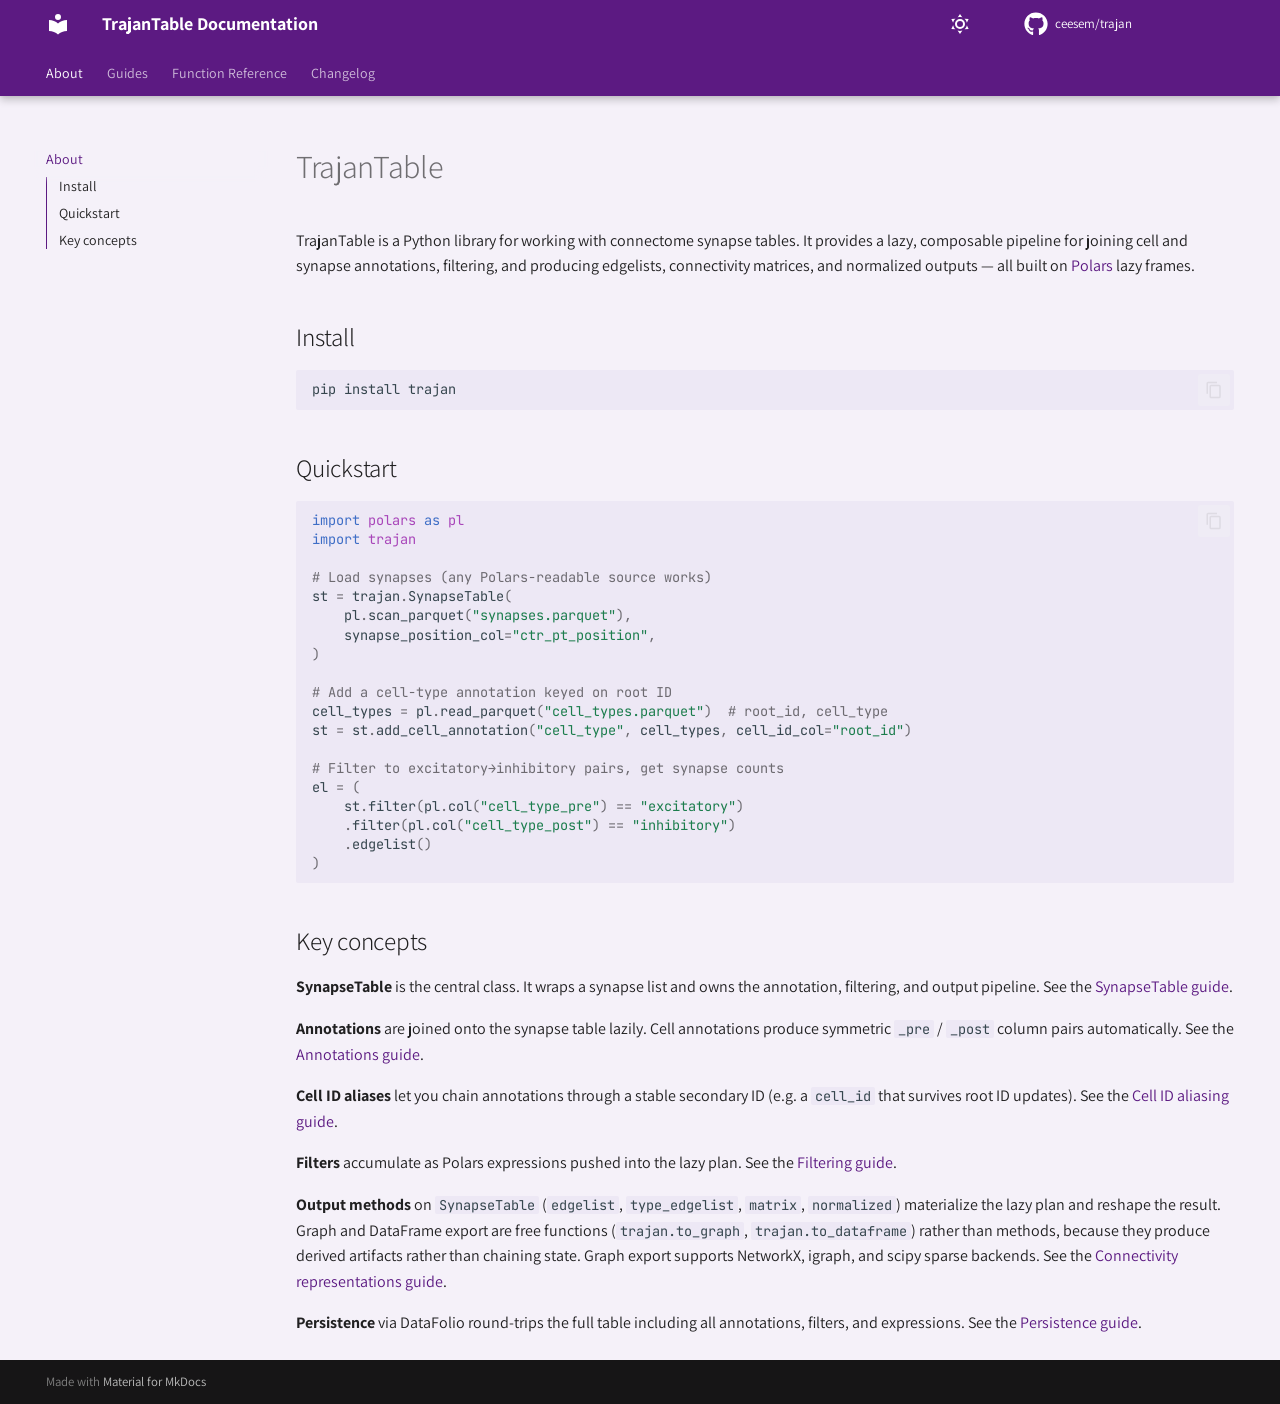
<file: index.html>
<!doctype html>
<html lang="en" class="no-js">
  <head>
    
      <meta charset="utf-8">
      <meta name="viewport" content="width=device-width,initial-scale=1">
      
      
      
        <link rel="canonical" href="https://ceesem.github.io/trajan/">
      
      
      
        <link rel="next" href="guides/cheatsheet/">
      
      
        
      
      
      <link rel="icon" href="assets/images/favicon.png">
      <meta name="generator" content="mkdocs-1.6.1, mkdocs-material-9.7.6">
    
    
      
        <title>TrajanTable Documentation</title>
      
    
    
      <link rel="stylesheet" href="assets/stylesheets/main.484c7ddc.min.css">
      
        
        <link rel="stylesheet" href="assets/stylesheets/palette.ab4e12ef.min.css">
      
      


    
    
      
    
    
      
        
        
        <link rel="preconnect" href="https://fonts.gstatic.com" crossorigin>
        <link rel="stylesheet" href="https://fonts.googleapis.com/css?family=Assistant:300,300i,400,400i,700,700i%7CJetbrains+Mono:400,400i,700,700i&display=fallback">
        <style>:root{--md-text-font:"Assistant";--md-code-font:"Jetbrains Mono"}</style>
      
    
    
      <link rel="stylesheet" href="assets/_mkdocstrings.css">
    
      <link rel="stylesheet" href="stylesheets/extra.css">
    
    <script>__md_scope=new URL(".",location),__md_hash=e=>[...e].reduce(((e,_)=>(e<<5)-e+_.charCodeAt(0)),0),__md_get=(e,_=localStorage,t=__md_scope)=>JSON.parse(_.getItem(t.pathname+"."+e)),__md_set=(e,_,t=localStorage,a=__md_scope)=>{try{t.setItem(a.pathname+"."+e,JSON.stringify(_))}catch(e){}}</script>
    
      

    
    
  </head>
  
  
    
    
      
    
    
    
    
    <body dir="ltr" data-md-color-scheme="default" data-md-color-primary="deep-purple" data-md-color-accent="cyan">
  
    
    <input class="md-toggle" data-md-toggle="drawer" type="checkbox" id="__drawer" autocomplete="off">
    <input class="md-toggle" data-md-toggle="search" type="checkbox" id="__search" autocomplete="off">
    <label class="md-overlay" for="__drawer"></label>
    <div data-md-component="skip">
      
        
        <a href="#trajantable" class="md-skip">
          Skip to content
        </a>
      
    </div>
    <div data-md-component="announce">
      
    </div>
    
    
      

  

<header class="md-header md-header--shadow md-header--lifted" data-md-component="header">
  <nav class="md-header__inner md-grid" aria-label="Header">
    <a href="." title="TrajanTable Documentation" class="md-header__button md-logo" aria-label="TrajanTable Documentation" data-md-component="logo">
      
  
  <svg xmlns="http://www.w3.org/2000/svg" viewBox="0 0 24 24"><path d="M12 8a3 3 0 0 0 3-3 3 3 0 0 0-3-3 3 3 0 0 0-3 3 3 3 0 0 0 3 3m0 3.54C9.64 9.35 6.5 8 3 8v11c3.5 0 6.64 1.35 9 3.54 2.36-2.19 5.5-3.54 9-3.54V8c-3.5 0-6.64 1.35-9 3.54"/></svg>

    </a>
    <label class="md-header__button md-icon" for="__drawer">
      
      <svg xmlns="http://www.w3.org/2000/svg" viewBox="0 0 24 24"><path d="M3 6h18v2H3zm0 5h18v2H3zm0 5h18v2H3z"/></svg>
    </label>
    <div class="md-header__title" data-md-component="header-title">
      <div class="md-header__ellipsis">
        <div class="md-header__topic">
          <span class="md-ellipsis">
            TrajanTable Documentation
          </span>
        </div>
        <div class="md-header__topic" data-md-component="header-topic">
          <span class="md-ellipsis">
            
              About
            
          </span>
        </div>
      </div>
    </div>
    
      
        <form class="md-header__option" data-md-component="palette">
  
    
    
    
    <input class="md-option" data-md-color-media="(prefers-color-scheme: light)" data-md-color-scheme="default" data-md-color-primary="deep-purple" data-md-color-accent="cyan"  aria-label="Switch to dark mode"  type="radio" name="__palette" id="__palette_0">
    
      <label class="md-header__button md-icon" title="Switch to dark mode" for="__palette_1" hidden>
        <svg xmlns="http://www.w3.org/2000/svg" viewBox="0 0 24 24"><path d="M12 7a5 5 0 0 1 5 5 5 5 0 0 1-5 5 5 5 0 0 1-5-5 5 5 0 0 1 5-5m0 2a3 3 0 0 0-3 3 3 3 0 0 0 3 3 3 3 0 0 0 3-3 3 3 0 0 0-3-3m0-7 2.39 3.42C13.65 5.15 12.84 5 12 5s-1.65.15-2.39.42zM3.34 7l4.16-.35A7.2 7.2 0 0 0 5.94 8.5c-.44.74-.69 1.5-.83 2.29zm.02 10 1.76-3.77a7.131 7.131 0 0 0 2.38 4.14zM20.65 7l-1.77 3.79a7.02 7.02 0 0 0-2.38-4.15zm-.01 10-4.14.36c.59-.51 1.12-1.14 1.54-1.86.42-.73.69-1.5.83-2.29zM12 22l-2.41-3.44c.74.27 1.55.44 2.41.44.82 0 1.63-.17 2.37-.44z"/></svg>
      </label>
    
  
    
    
    
    <input class="md-option" data-md-color-media="(prefers-color-scheme: dark)" data-md-color-scheme="slate" data-md-color-primary="deep-purple" data-md-color-accent="cyan"  aria-label="Switch to light mode"  type="radio" name="__palette" id="__palette_1">
    
      <label class="md-header__button md-icon" title="Switch to light mode" for="__palette_0" hidden>
        <svg xmlns="http://www.w3.org/2000/svg" viewBox="0 0 24 24"><path d="m17.75 4.09-2.53 1.94.91 3.06-2.63-1.81-2.63 1.81.91-3.06-2.53-1.94L12.44 4l1.06-3 1.06 3zm3.5 6.91-1.64 1.25.59 1.98-1.7-1.17-1.7 1.17.59-1.98L15.75 11l2.06-.05L18.5 9l.69 1.95zm-2.28 4.95c.83-.08 1.72 1.1 1.19 1.85-.32.45-.66.87-1.08 1.27C15.17 23 8.84 23 4.94 19.07c-3.91-3.9-3.91-10.24 0-14.14.4-.4.82-.76 1.27-1.08.75-.53 1.93.36 1.85 1.19-.27 2.86.69 5.83 2.89 8.02a9.96 9.96 0 0 0 8.02 2.89m-1.64 2.02a12.08 12.08 0 0 1-7.8-3.47c-2.17-2.19-3.33-5-3.49-7.82-2.81 3.14-2.7 7.96.31 10.98 3.02 3.01 7.84 3.12 10.98.31"/></svg>
      </label>
    
  
</form>
      
    
    
      <script>var palette=__md_get("__palette");if(palette&&palette.color){if("(prefers-color-scheme)"===palette.color.media){var media=matchMedia("(prefers-color-scheme: light)"),input=document.querySelector(media.matches?"[data-md-color-media='(prefers-color-scheme: light)']":"[data-md-color-media='(prefers-color-scheme: dark)']");palette.color.media=input.getAttribute("data-md-color-media"),palette.color.scheme=input.getAttribute("data-md-color-scheme"),palette.color.primary=input.getAttribute("data-md-color-primary"),palette.color.accent=input.getAttribute("data-md-color-accent")}for(var[key,value]of Object.entries(palette.color))document.body.setAttribute("data-md-color-"+key,value)}</script>
    
    
    
    
      <div class="md-header__source">
        <a href="https://github.com/ceesem/trajan" title="Go to repository" class="md-source" data-md-component="source">
  <div class="md-source__icon md-icon">
    
    <svg xmlns="http://www.w3.org/2000/svg" viewBox="0 0 512 512"><!--! Font Awesome Free 7.1.0 by @fontawesome - https://fontawesome.com License - https://fontawesome.com/license/free (Icons: CC BY 4.0, Fonts: SIL OFL 1.1, Code: MIT License) Copyright 2025 Fonticons, Inc.--><path d="M173.9 397.4c0 2-2.3 3.6-5.2 3.6-3.3.3-5.6-1.3-5.6-3.6 0-2 2.3-3.6 5.2-3.6 3-.3 5.6 1.3 5.6 3.6m-31.1-4.5c-.7 2 1.3 4.3 4.3 4.9 2.6 1 5.6 0 6.2-2s-1.3-4.3-4.3-5.2c-2.6-.7-5.5.3-6.2 2.3m44.2-1.7c-2.9.7-4.9 2.6-4.6 4.9.3 2 2.9 3.3 5.9 2.6 2.9-.7 4.9-2.6 4.6-4.6-.3-1.9-3-3.2-5.9-2.9M252.8 8C114.1 8 8 113.3 8 252c0 110.9 69.8 205.8 169.5 239.2 12.8 2.3 17.3-5.6 17.3-12.1 0-6.2-.3-40.4-.3-61.4 0 0-70 15-84.7-29.8 0 0-11.4-29.1-27.8-36.6 0 0-22.9-15.7 1.6-15.4 0 0 24.9 2 38.6 25.8 21.9 38.6 58.6 27.5 72.9 20.9 2.3-16 8.8-27.1 16-33.7-55.9-6.2-112.3-14.3-112.3-110.5 0-27.5 7.6-41.3 23.6-58.9-2.6-6.5-11.1-33.3 2.6-67.9 20.9-6.5 69 27 69 27 20-5.6 41.5-8.5 62.8-8.5s42.8 2.9 62.8 8.5c0 0 48.1-33.6 69-27 13.7 34.7 5.2 61.4 2.6 67.9 16 17.7 25.8 31.5 25.8 58.9 0 96.5-58.9 104.2-114.8 110.5 9.2 7.9 17 22.9 17 46.4 0 33.7-.3 75.4-.3 83.6 0 6.5 4.6 14.4 17.3 12.1C436.2 457.8 504 362.9 504 252 504 113.3 391.5 8 252.8 8M105.2 352.9c-1.3 1-1 3.3.7 5.2 1.6 1.6 3.9 2.3 5.2 1 1.3-1 1-3.3-.7-5.2-1.6-1.6-3.9-2.3-5.2-1m-10.8-8.1c-.7 1.3.3 2.9 2.3 3.9 1.6 1 3.6.7 4.3-.7.7-1.3-.3-2.9-2.3-3.9-2-.6-3.6-.3-4.3.7m32.4 35.6c-1.6 1.3-1 4.3 1.3 6.2 2.3 2.3 5.2 2.6 6.5 1 1.3-1.3.7-4.3-1.3-6.2-2.2-2.3-5.2-2.6-6.5-1m-11.4-14.7c-1.6 1-1.6 3.6 0 5.9s4.3 3.3 5.6 2.3c1.6-1.3 1.6-3.9 0-6.2-1.4-2.3-4-3.3-5.6-2"/></svg>
  </div>
  <div class="md-source__repository">
    ceesem/trajan
  </div>
</a>
      </div>
    
  </nav>
  
    
      
<nav class="md-tabs" aria-label="Tabs" data-md-component="tabs">
  <div class="md-grid">
    <ul class="md-tabs__list">
      
        
  
  
  
    
  
  
    <li class="md-tabs__item md-tabs__item--active">
      <a href="." class="md-tabs__link">
        
  
  
    
  
  About

      </a>
    </li>
  

      
        
  
  
  
  
    
    
      <li class="md-tabs__item">
        <a href="guides/cheatsheet/" class="md-tabs__link">
          
  
  
    
  
  Guides

        </a>
      </li>
    
  

      
        
  
  
  
  
    
    
      <li class="md-tabs__item">
        <a href="reference/api/" class="md-tabs__link">
          
  
  
    
  
  Function Reference

        </a>
      </li>
    
  

      
        
  
  
  
  
    <li class="md-tabs__item">
      <a href="changelog/" class="md-tabs__link">
        
  
  
    
  
  Changelog

      </a>
    </li>
  

      
    </ul>
  </div>
</nav>
    
  
</header>
    
    <div class="md-container" data-md-component="container">
      
      
        
      
      <main class="md-main" data-md-component="main">
        <div class="md-main__inner md-grid">
          
            
              
              <div class="md-sidebar md-sidebar--primary" data-md-component="sidebar" data-md-type="navigation" >
                <div class="md-sidebar__scrollwrap">
                  <div class="md-sidebar__inner">
                    


  


  

<nav class="md-nav md-nav--primary md-nav--lifted md-nav--integrated" aria-label="Navigation" data-md-level="0">
  <label class="md-nav__title" for="__drawer">
    <a href="." title="TrajanTable Documentation" class="md-nav__button md-logo" aria-label="TrajanTable Documentation" data-md-component="logo">
      
  
  <svg xmlns="http://www.w3.org/2000/svg" viewBox="0 0 24 24"><path d="M12 8a3 3 0 0 0 3-3 3 3 0 0 0-3-3 3 3 0 0 0-3 3 3 3 0 0 0 3 3m0 3.54C9.64 9.35 6.5 8 3 8v11c3.5 0 6.64 1.35 9 3.54 2.36-2.19 5.5-3.54 9-3.54V8c-3.5 0-6.64 1.35-9 3.54"/></svg>

    </a>
    TrajanTable Documentation
  </label>
  
    <div class="md-nav__source">
      <a href="https://github.com/ceesem/trajan" title="Go to repository" class="md-source" data-md-component="source">
  <div class="md-source__icon md-icon">
    
    <svg xmlns="http://www.w3.org/2000/svg" viewBox="0 0 512 512"><!--! Font Awesome Free 7.1.0 by @fontawesome - https://fontawesome.com License - https://fontawesome.com/license/free (Icons: CC BY 4.0, Fonts: SIL OFL 1.1, Code: MIT License) Copyright 2025 Fonticons, Inc.--><path d="M173.9 397.4c0 2-2.3 3.6-5.2 3.6-3.3.3-5.6-1.3-5.6-3.6 0-2 2.3-3.6 5.2-3.6 3-.3 5.6 1.3 5.6 3.6m-31.1-4.5c-.7 2 1.3 4.3 4.3 4.9 2.6 1 5.6 0 6.2-2s-1.3-4.3-4.3-5.2c-2.6-.7-5.5.3-6.2 2.3m44.2-1.7c-2.9.7-4.9 2.6-4.6 4.9.3 2 2.9 3.3 5.9 2.6 2.9-.7 4.9-2.6 4.6-4.6-.3-1.9-3-3.2-5.9-2.9M252.8 8C114.1 8 8 113.3 8 252c0 110.9 69.8 205.8 169.5 239.2 12.8 2.3 17.3-5.6 17.3-12.1 0-6.2-.3-40.4-.3-61.4 0 0-70 15-84.7-29.8 0 0-11.4-29.1-27.8-36.6 0 0-22.9-15.7 1.6-15.4 0 0 24.9 2 38.6 25.8 21.9 38.6 58.6 27.5 72.9 20.9 2.3-16 8.8-27.1 16-33.7-55.9-6.2-112.3-14.3-112.3-110.5 0-27.5 7.6-41.3 23.6-58.9-2.6-6.5-11.1-33.3 2.6-67.9 20.9-6.5 69 27 69 27 20-5.6 41.5-8.5 62.8-8.5s42.8 2.9 62.8 8.5c0 0 48.1-33.6 69-27 13.7 34.7 5.2 61.4 2.6 67.9 16 17.7 25.8 31.5 25.8 58.9 0 96.5-58.9 104.2-114.8 110.5 9.2 7.9 17 22.9 17 46.4 0 33.7-.3 75.4-.3 83.6 0 6.5 4.6 14.4 17.3 12.1C436.2 457.8 504 362.9 504 252 504 113.3 391.5 8 252.8 8M105.2 352.9c-1.3 1-1 3.3.7 5.2 1.6 1.6 3.9 2.3 5.2 1 1.3-1 1-3.3-.7-5.2-1.6-1.6-3.9-2.3-5.2-1m-10.8-8.1c-.7 1.3.3 2.9 2.3 3.9 1.6 1 3.6.7 4.3-.7.7-1.3-.3-2.9-2.3-3.9-2-.6-3.6-.3-4.3.7m32.4 35.6c-1.6 1.3-1 4.3 1.3 6.2 2.3 2.3 5.2 2.6 6.5 1 1.3-1.3.7-4.3-1.3-6.2-2.2-2.3-5.2-2.6-6.5-1m-11.4-14.7c-1.6 1-1.6 3.6 0 5.9s4.3 3.3 5.6 2.3c1.6-1.3 1.6-3.9 0-6.2-1.4-2.3-4-3.3-5.6-2"/></svg>
  </div>
  <div class="md-source__repository">
    ceesem/trajan
  </div>
</a>
    </div>
  
  <ul class="md-nav__list" data-md-scrollfix>
    
      
      
  
  
    
  
  
  
    <li class="md-nav__item md-nav__item--active">
      
      <input class="md-nav__toggle md-toggle" type="checkbox" id="__toc">
      
      
        
      
      
        <label class="md-nav__link md-nav__link--active" for="__toc">
          
  
  
  <span class="md-ellipsis">
    
  
    About
  

    
  </span>
  
  

          <span class="md-nav__icon md-icon"></span>
        </label>
      
      <a href="." class="md-nav__link md-nav__link--active">
        
  
  
  <span class="md-ellipsis">
    
  
    About
  

    
  </span>
  
  

      </a>
      
        

<nav class="md-nav md-nav--secondary" aria-label="Table of contents">
  
  
  
    
  
  
    <label class="md-nav__title" for="__toc">
      <span class="md-nav__icon md-icon"></span>
      Table of contents
    </label>
    <ul class="md-nav__list" data-md-component="toc" data-md-scrollfix>
      
        <li class="md-nav__item">
  <a href="#install" class="md-nav__link">
    <span class="md-ellipsis">
      
        Install
      
    </span>
  </a>
  
</li>
      
        <li class="md-nav__item">
  <a href="#quickstart" class="md-nav__link">
    <span class="md-ellipsis">
      
        Quickstart
      
    </span>
  </a>
  
</li>
      
        <li class="md-nav__item">
  <a href="#key-concepts" class="md-nav__link">
    <span class="md-ellipsis">
      
        Key concepts
      
    </span>
  </a>
  
</li>
      
    </ul>
  
</nav>
      
    </li>
  

    
      
      
  
  
  
  
    
    
      
        
      
        
      
        
      
        
      
        
      
        
      
        
      
    
    
    
      
      
    
    
      
        
        
      
    
    <li class="md-nav__item md-nav__item--pruned md-nav__item--nested">
      
        
  
  
  
    <a href="guides/cheatsheet/" class="md-nav__link">
      
  
  
  <span class="md-ellipsis">
    
  
    Guides
  

    
  </span>
  
  

      
        <span class="md-nav__icon md-icon"></span>
      
    </a>
  

      
    </li>
  

    
      
      
  
  
  
  
    
    
      
        
      
    
    
    
      
      
    
    
      
        
        
      
    
    <li class="md-nav__item md-nav__item--pruned md-nav__item--nested">
      
        
  
  
  
    <a href="reference/api/" class="md-nav__link">
      
  
  
  <span class="md-ellipsis">
    
  
    Function Reference
  

    
  </span>
  
  

      
        <span class="md-nav__icon md-icon"></span>
      
    </a>
  

      
    </li>
  

    
      
      
  
  
  
  
    <li class="md-nav__item">
      <a href="changelog/" class="md-nav__link">
        
  
  
  <span class="md-ellipsis">
    
  
    Changelog
  

    
  </span>
  
  

      </a>
    </li>
  

    
  </ul>
</nav>
                  </div>
                </div>
              </div>
            
            
          
          
            <div class="md-content" data-md-component="content">
              
              <article class="md-content__inner md-typeset">
                
                  


  
  


<h1 id="trajantable">TrajanTable</h1>
<p>TrajanTable is a Python library for working with connectome synapse tables.
It provides a lazy, composable pipeline for joining cell and synapse annotations,
filtering, and producing edgelists, connectivity matrices, and normalized outputs —
all built on <a href="https://pola.rs">Polars</a> lazy frames.</p>
<h2 id="install">Install</h2>
<div class="language-bash highlight"><pre><span></span><code><span id="__span-0-1"><a id="__codelineno-0-1" name="__codelineno-0-1" href="#__codelineno-0-1"></a>pip<span class="w"> </span>install<span class="w"> </span>trajan
</span></code></pre></div>
<h2 id="quickstart">Quickstart</h2>
<div class="language-python highlight"><pre><span></span><code><span id="__span-1-1"><a id="__codelineno-1-1" name="__codelineno-1-1" href="#__codelineno-1-1"></a><span class="kn">import</span><span class="w"> </span><span class="nn">polars</span><span class="w"> </span><span class="k">as</span><span class="w"> </span><span class="nn">pl</span>
</span><span id="__span-1-2"><a id="__codelineno-1-2" name="__codelineno-1-2" href="#__codelineno-1-2"></a><span class="kn">import</span><span class="w"> </span><span class="nn">trajan</span>
</span><span id="__span-1-3"><a id="__codelineno-1-3" name="__codelineno-1-3" href="#__codelineno-1-3"></a>
</span><span id="__span-1-4"><a id="__codelineno-1-4" name="__codelineno-1-4" href="#__codelineno-1-4"></a><span class="c1"># Load synapses (any Polars-readable source works)</span>
</span><span id="__span-1-5"><a id="__codelineno-1-5" name="__codelineno-1-5" href="#__codelineno-1-5"></a><span class="n">st</span> <span class="o">=</span> <span class="n">trajan</span><span class="o">.</span><span class="n">SynapseTable</span><span class="p">(</span>
</span><span id="__span-1-6"><a id="__codelineno-1-6" name="__codelineno-1-6" href="#__codelineno-1-6"></a>    <span class="n">pl</span><span class="o">.</span><span class="n">scan_parquet</span><span class="p">(</span><span class="s2">&quot;synapses.parquet&quot;</span><span class="p">),</span>
</span><span id="__span-1-7"><a id="__codelineno-1-7" name="__codelineno-1-7" href="#__codelineno-1-7"></a>    <span class="n">synapse_position_col</span><span class="o">=</span><span class="s2">&quot;ctr_pt_position&quot;</span><span class="p">,</span>
</span><span id="__span-1-8"><a id="__codelineno-1-8" name="__codelineno-1-8" href="#__codelineno-1-8"></a><span class="p">)</span>
</span><span id="__span-1-9"><a id="__codelineno-1-9" name="__codelineno-1-9" href="#__codelineno-1-9"></a>
</span><span id="__span-1-10"><a id="__codelineno-1-10" name="__codelineno-1-10" href="#__codelineno-1-10"></a><span class="c1"># Add a cell-type annotation keyed on root ID</span>
</span><span id="__span-1-11"><a id="__codelineno-1-11" name="__codelineno-1-11" href="#__codelineno-1-11"></a><span class="n">cell_types</span> <span class="o">=</span> <span class="n">pl</span><span class="o">.</span><span class="n">read_parquet</span><span class="p">(</span><span class="s2">&quot;cell_types.parquet&quot;</span><span class="p">)</span>  <span class="c1"># root_id, cell_type</span>
</span><span id="__span-1-12"><a id="__codelineno-1-12" name="__codelineno-1-12" href="#__codelineno-1-12"></a><span class="n">st</span> <span class="o">=</span> <span class="n">st</span><span class="o">.</span><span class="n">add_cell_annotation</span><span class="p">(</span><span class="s2">&quot;cell_type&quot;</span><span class="p">,</span> <span class="n">cell_types</span><span class="p">,</span> <span class="n">cell_id_col</span><span class="o">=</span><span class="s2">&quot;root_id&quot;</span><span class="p">)</span>
</span><span id="__span-1-13"><a id="__codelineno-1-13" name="__codelineno-1-13" href="#__codelineno-1-13"></a>
</span><span id="__span-1-14"><a id="__codelineno-1-14" name="__codelineno-1-14" href="#__codelineno-1-14"></a><span class="c1"># Filter to excitatory→inhibitory pairs, get synapse counts</span>
</span><span id="__span-1-15"><a id="__codelineno-1-15" name="__codelineno-1-15" href="#__codelineno-1-15"></a><span class="n">el</span> <span class="o">=</span> <span class="p">(</span>
</span><span id="__span-1-16"><a id="__codelineno-1-16" name="__codelineno-1-16" href="#__codelineno-1-16"></a>    <span class="n">st</span><span class="o">.</span><span class="n">filter</span><span class="p">(</span><span class="n">pl</span><span class="o">.</span><span class="n">col</span><span class="p">(</span><span class="s2">&quot;cell_type_pre&quot;</span><span class="p">)</span> <span class="o">==</span> <span class="s2">&quot;excitatory&quot;</span><span class="p">)</span>
</span><span id="__span-1-17"><a id="__codelineno-1-17" name="__codelineno-1-17" href="#__codelineno-1-17"></a>    <span class="o">.</span><span class="n">filter</span><span class="p">(</span><span class="n">pl</span><span class="o">.</span><span class="n">col</span><span class="p">(</span><span class="s2">&quot;cell_type_post&quot;</span><span class="p">)</span> <span class="o">==</span> <span class="s2">&quot;inhibitory&quot;</span><span class="p">)</span>
</span><span id="__span-1-18"><a id="__codelineno-1-18" name="__codelineno-1-18" href="#__codelineno-1-18"></a>    <span class="o">.</span><span class="n">edgelist</span><span class="p">()</span>
</span><span id="__span-1-19"><a id="__codelineno-1-19" name="__codelineno-1-19" href="#__codelineno-1-19"></a><span class="p">)</span>
</span></code></pre></div>
<h2 id="key-concepts">Key concepts</h2>
<p><strong>SynapseTable</strong> is the central class. It wraps a synapse list and owns the
annotation, filtering, and output pipeline. See the
<a href="guides/synapse-table/">SynapseTable guide</a>.</p>
<p><strong>Annotations</strong> are joined onto the synapse table lazily.
Cell annotations produce symmetric <code>_pre</code> / <code>_post</code> column pairs automatically.
See the <a href="guides/annotations/">Annotations guide</a>.</p>
<p><strong>Cell ID aliases</strong> let you chain annotations through a stable secondary ID
(e.g. a <code>cell_id</code> that survives root ID updates).
See the <a href="guides/cell-aliases/">Cell ID aliasing guide</a>.</p>
<p><strong>Filters</strong> accumulate as Polars expressions pushed into the lazy plan.
See the <a href="guides/filtering/">Filtering guide</a>.</p>
<p><strong>Output methods</strong> on <code>SynapseTable</code> (<code>edgelist</code>, <code>type_edgelist</code>, <code>matrix</code>,
<code>normalized</code>) materialize the lazy plan and reshape the result. Graph and
DataFrame export are free functions (<code>trajan.to_graph</code>, <code>trajan.to_dataframe</code>)
rather than methods, because they produce derived artifacts rather than
chaining state. Graph export supports NetworkX, igraph, and scipy sparse
backends. See the <a href="guides/output/">Connectivity representations guide</a>.</p>
<p><strong>Persistence</strong> via DataFolio round-trips the full table including all annotations,
filters, and expressions. See the <a href="guides/persistence/">Persistence guide</a>.</p>












                
              </article>
            </div>
          
          
<script>var target=document.getElementById(location.hash.slice(1));target&&target.name&&(target.checked=target.name.startsWith("__tabbed_"))</script>
        </div>
        
          <button type="button" class="md-top md-icon" data-md-component="top" hidden>
  
  <svg xmlns="http://www.w3.org/2000/svg" viewBox="0 0 24 24"><path d="M13 20h-2V8l-5.5 5.5-1.42-1.42L12 4.16l7.92 7.92-1.42 1.42L13 8z"/></svg>
  Back to top
</button>
        
      </main>
      
        <footer class="md-footer">
  
  <div class="md-footer-meta md-typeset">
    <div class="md-footer-meta__inner md-grid">
      <div class="md-copyright">
  
  
    Made with
    <a href="https://squidfunk.github.io/mkdocs-material/" target="_blank" rel="noopener">
      Material for MkDocs
    </a>
  
</div>
      
    </div>
  </div>
</footer>
      
    </div>
    <div class="md-dialog" data-md-component="dialog">
      <div class="md-dialog__inner md-typeset"></div>
    </div>
    
    
    
      
      
      <script id="__config" type="application/json">{"annotate": null, "base": ".", "features": ["navigation.indexes", "navigation.instant", "navigation.prune", "navigation.tabs", "navigation.tabs.sticky", "toc.follow", "toc.integrate", "navigation.top", "search.suggest", "search.highlight", "search.share", "content.code.copy", "header.autohide"], "search": "assets/javascripts/workers/search.2c215733.min.js", "tags": null, "translations": {"clipboard.copied": "Copied to clipboard", "clipboard.copy": "Copy to clipboard", "search.result.more.one": "1 more on this page", "search.result.more.other": "# more on this page", "search.result.none": "No matching documents", "search.result.one": "1 matching document", "search.result.other": "# matching documents", "search.result.placeholder": "Type to start searching", "search.result.term.missing": "Missing", "select.version": "Select version"}, "version": null}</script>
    
    
      <script src="assets/javascripts/bundle.79ae519e.min.js"></script>
      
    
  </body>
</html>
</file>
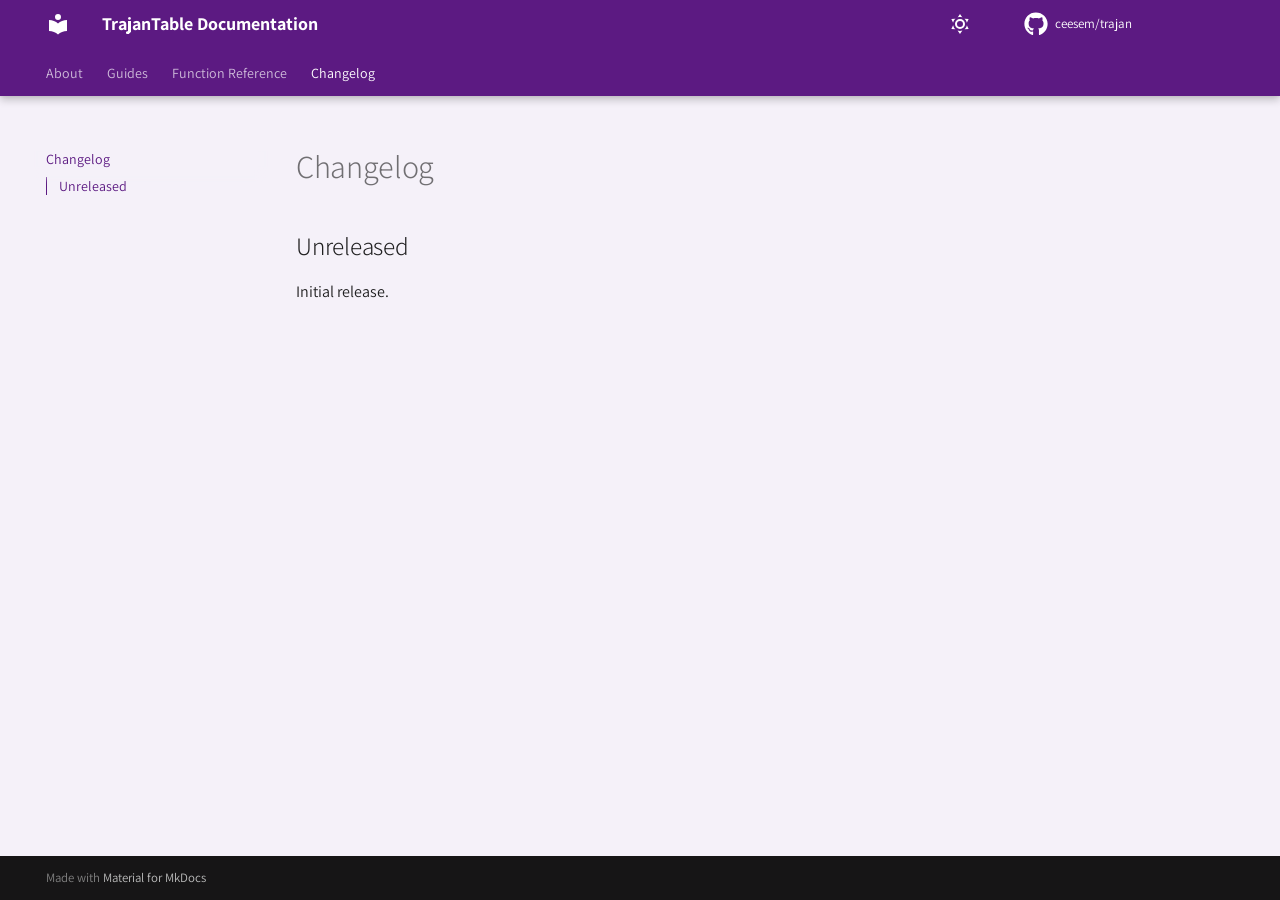
<file: changelog/index.html>
<!doctype html>
<html lang="en" class="no-js">
  <head>
    
      <meta charset="utf-8">
      <meta name="viewport" content="width=device-width,initial-scale=1">
      
      
      
        <link rel="canonical" href="https://ceesem.github.io/trajan/changelog/">
      
      
        <link rel="prev" href="../reference/api/">
      
      
      
        
      
      
      <link rel="icon" href="../assets/images/favicon.png">
      <meta name="generator" content="mkdocs-1.6.1, mkdocs-material-9.7.6">
    
    
      
        <title>Changelog - TrajanTable Documentation</title>
      
    
    
      <link rel="stylesheet" href="../assets/stylesheets/main.484c7ddc.min.css">
      
        
        <link rel="stylesheet" href="../assets/stylesheets/palette.ab4e12ef.min.css">
      
      


    
    
      
    
    
      
        
        
        <link rel="preconnect" href="https://fonts.gstatic.com" crossorigin>
        <link rel="stylesheet" href="https://fonts.googleapis.com/css?family=Assistant:300,300i,400,400i,700,700i%7CJetbrains+Mono:400,400i,700,700i&display=fallback">
        <style>:root{--md-text-font:"Assistant";--md-code-font:"Jetbrains Mono"}</style>
      
    
    
      <link rel="stylesheet" href="../assets/_mkdocstrings.css">
    
      <link rel="stylesheet" href="../stylesheets/extra.css">
    
    <script>__md_scope=new URL("..",location),__md_hash=e=>[...e].reduce(((e,_)=>(e<<5)-e+_.charCodeAt(0)),0),__md_get=(e,_=localStorage,t=__md_scope)=>JSON.parse(_.getItem(t.pathname+"."+e)),__md_set=(e,_,t=localStorage,a=__md_scope)=>{try{t.setItem(a.pathname+"."+e,JSON.stringify(_))}catch(e){}}</script>
    
      

    
    
  </head>
  
  
    
    
      
    
    
    
    
    <body dir="ltr" data-md-color-scheme="default" data-md-color-primary="deep-purple" data-md-color-accent="cyan">
  
    
    <input class="md-toggle" data-md-toggle="drawer" type="checkbox" id="__drawer" autocomplete="off">
    <input class="md-toggle" data-md-toggle="search" type="checkbox" id="__search" autocomplete="off">
    <label class="md-overlay" for="__drawer"></label>
    <div data-md-component="skip">
      
        
        <a href="#changelog" class="md-skip">
          Skip to content
        </a>
      
    </div>
    <div data-md-component="announce">
      
    </div>
    
    
      

  

<header class="md-header md-header--shadow md-header--lifted" data-md-component="header">
  <nav class="md-header__inner md-grid" aria-label="Header">
    <a href=".." title="TrajanTable Documentation" class="md-header__button md-logo" aria-label="TrajanTable Documentation" data-md-component="logo">
      
  
  <svg xmlns="http://www.w3.org/2000/svg" viewBox="0 0 24 24"><path d="M12 8a3 3 0 0 0 3-3 3 3 0 0 0-3-3 3 3 0 0 0-3 3 3 3 0 0 0 3 3m0 3.54C9.64 9.35 6.5 8 3 8v11c3.5 0 6.64 1.35 9 3.54 2.36-2.19 5.5-3.54 9-3.54V8c-3.5 0-6.64 1.35-9 3.54"/></svg>

    </a>
    <label class="md-header__button md-icon" for="__drawer">
      
      <svg xmlns="http://www.w3.org/2000/svg" viewBox="0 0 24 24"><path d="M3 6h18v2H3zm0 5h18v2H3zm0 5h18v2H3z"/></svg>
    </label>
    <div class="md-header__title" data-md-component="header-title">
      <div class="md-header__ellipsis">
        <div class="md-header__topic">
          <span class="md-ellipsis">
            TrajanTable Documentation
          </span>
        </div>
        <div class="md-header__topic" data-md-component="header-topic">
          <span class="md-ellipsis">
            
              Changelog
            
          </span>
        </div>
      </div>
    </div>
    
      
        <form class="md-header__option" data-md-component="palette">
  
    
    
    
    <input class="md-option" data-md-color-media="(prefers-color-scheme: light)" data-md-color-scheme="default" data-md-color-primary="deep-purple" data-md-color-accent="cyan"  aria-label="Switch to dark mode"  type="radio" name="__palette" id="__palette_0">
    
      <label class="md-header__button md-icon" title="Switch to dark mode" for="__palette_1" hidden>
        <svg xmlns="http://www.w3.org/2000/svg" viewBox="0 0 24 24"><path d="M12 7a5 5 0 0 1 5 5 5 5 0 0 1-5 5 5 5 0 0 1-5-5 5 5 0 0 1 5-5m0 2a3 3 0 0 0-3 3 3 3 0 0 0 3 3 3 3 0 0 0 3-3 3 3 0 0 0-3-3m0-7 2.39 3.42C13.65 5.15 12.84 5 12 5s-1.65.15-2.39.42zM3.34 7l4.16-.35A7.2 7.2 0 0 0 5.94 8.5c-.44.74-.69 1.5-.83 2.29zm.02 10 1.76-3.77a7.131 7.131 0 0 0 2.38 4.14zM20.65 7l-1.77 3.79a7.02 7.02 0 0 0-2.38-4.15zm-.01 10-4.14.36c.59-.51 1.12-1.14 1.54-1.86.42-.73.69-1.5.83-2.29zM12 22l-2.41-3.44c.74.27 1.55.44 2.41.44.82 0 1.63-.17 2.37-.44z"/></svg>
      </label>
    
  
    
    
    
    <input class="md-option" data-md-color-media="(prefers-color-scheme: dark)" data-md-color-scheme="slate" data-md-color-primary="deep-purple" data-md-color-accent="cyan"  aria-label="Switch to light mode"  type="radio" name="__palette" id="__palette_1">
    
      <label class="md-header__button md-icon" title="Switch to light mode" for="__palette_0" hidden>
        <svg xmlns="http://www.w3.org/2000/svg" viewBox="0 0 24 24"><path d="m17.75 4.09-2.53 1.94.91 3.06-2.63-1.81-2.63 1.81.91-3.06-2.53-1.94L12.44 4l1.06-3 1.06 3zm3.5 6.91-1.64 1.25.59 1.98-1.7-1.17-1.7 1.17.59-1.98L15.75 11l2.06-.05L18.5 9l.69 1.95zm-2.28 4.95c.83-.08 1.72 1.1 1.19 1.85-.32.45-.66.87-1.08 1.27C15.17 23 8.84 23 4.94 19.07c-3.91-3.9-3.91-10.24 0-14.14.4-.4.82-.76 1.27-1.08.75-.53 1.93.36 1.85 1.19-.27 2.86.69 5.83 2.89 8.02a9.96 9.96 0 0 0 8.02 2.89m-1.64 2.02a12.08 12.08 0 0 1-7.8-3.47c-2.17-2.19-3.33-5-3.49-7.82-2.81 3.14-2.7 7.96.31 10.98 3.02 3.01 7.84 3.12 10.98.31"/></svg>
      </label>
    
  
</form>
      
    
    
      <script>var palette=__md_get("__palette");if(palette&&palette.color){if("(prefers-color-scheme)"===palette.color.media){var media=matchMedia("(prefers-color-scheme: light)"),input=document.querySelector(media.matches?"[data-md-color-media='(prefers-color-scheme: light)']":"[data-md-color-media='(prefers-color-scheme: dark)']");palette.color.media=input.getAttribute("data-md-color-media"),palette.color.scheme=input.getAttribute("data-md-color-scheme"),palette.color.primary=input.getAttribute("data-md-color-primary"),palette.color.accent=input.getAttribute("data-md-color-accent")}for(var[key,value]of Object.entries(palette.color))document.body.setAttribute("data-md-color-"+key,value)}</script>
    
    
    
    
      <div class="md-header__source">
        <a href="https://github.com/ceesem/trajan" title="Go to repository" class="md-source" data-md-component="source">
  <div class="md-source__icon md-icon">
    
    <svg xmlns="http://www.w3.org/2000/svg" viewBox="0 0 512 512"><!--! Font Awesome Free 7.1.0 by @fontawesome - https://fontawesome.com License - https://fontawesome.com/license/free (Icons: CC BY 4.0, Fonts: SIL OFL 1.1, Code: MIT License) Copyright 2025 Fonticons, Inc.--><path d="M173.9 397.4c0 2-2.3 3.6-5.2 3.6-3.3.3-5.6-1.3-5.6-3.6 0-2 2.3-3.6 5.2-3.6 3-.3 5.6 1.3 5.6 3.6m-31.1-4.5c-.7 2 1.3 4.3 4.3 4.9 2.6 1 5.6 0 6.2-2s-1.3-4.3-4.3-5.2c-2.6-.7-5.5.3-6.2 2.3m44.2-1.7c-2.9.7-4.9 2.6-4.6 4.9.3 2 2.9 3.3 5.9 2.6 2.9-.7 4.9-2.6 4.6-4.6-.3-1.9-3-3.2-5.9-2.9M252.8 8C114.1 8 8 113.3 8 252c0 110.9 69.8 205.8 169.5 239.2 12.8 2.3 17.3-5.6 17.3-12.1 0-6.2-.3-40.4-.3-61.4 0 0-70 15-84.7-29.8 0 0-11.4-29.1-27.8-36.6 0 0-22.9-15.7 1.6-15.4 0 0 24.9 2 38.6 25.8 21.9 38.6 58.6 27.5 72.9 20.9 2.3-16 8.8-27.1 16-33.7-55.9-6.2-112.3-14.3-112.3-110.5 0-27.5 7.6-41.3 23.6-58.9-2.6-6.5-11.1-33.3 2.6-67.9 20.9-6.5 69 27 69 27 20-5.6 41.5-8.5 62.8-8.5s42.8 2.9 62.8 8.5c0 0 48.1-33.6 69-27 13.7 34.7 5.2 61.4 2.6 67.9 16 17.7 25.8 31.5 25.8 58.9 0 96.5-58.9 104.2-114.8 110.5 9.2 7.9 17 22.9 17 46.4 0 33.7-.3 75.4-.3 83.6 0 6.5 4.6 14.4 17.3 12.1C436.2 457.8 504 362.9 504 252 504 113.3 391.5 8 252.8 8M105.2 352.9c-1.3 1-1 3.3.7 5.2 1.6 1.6 3.9 2.3 5.2 1 1.3-1 1-3.3-.7-5.2-1.6-1.6-3.9-2.3-5.2-1m-10.8-8.1c-.7 1.3.3 2.9 2.3 3.9 1.6 1 3.6.7 4.3-.7.7-1.3-.3-2.9-2.3-3.9-2-.6-3.6-.3-4.3.7m32.4 35.6c-1.6 1.3-1 4.3 1.3 6.2 2.3 2.3 5.2 2.6 6.5 1 1.3-1.3.7-4.3-1.3-6.2-2.2-2.3-5.2-2.6-6.5-1m-11.4-14.7c-1.6 1-1.6 3.6 0 5.9s4.3 3.3 5.6 2.3c1.6-1.3 1.6-3.9 0-6.2-1.4-2.3-4-3.3-5.6-2"/></svg>
  </div>
  <div class="md-source__repository">
    ceesem/trajan
  </div>
</a>
      </div>
    
  </nav>
  
    
      
<nav class="md-tabs" aria-label="Tabs" data-md-component="tabs">
  <div class="md-grid">
    <ul class="md-tabs__list">
      
        
  
  
  
  
    <li class="md-tabs__item">
      <a href=".." class="md-tabs__link">
        
  
  
    
  
  About

      </a>
    </li>
  

      
        
  
  
  
  
    
    
      <li class="md-tabs__item">
        <a href="../guides/cheatsheet/" class="md-tabs__link">
          
  
  
    
  
  Guides

        </a>
      </li>
    
  

      
        
  
  
  
  
    
    
      <li class="md-tabs__item">
        <a href="../reference/api/" class="md-tabs__link">
          
  
  
    
  
  Function Reference

        </a>
      </li>
    
  

      
        
  
  
  
    
  
  
    <li class="md-tabs__item md-tabs__item--active">
      <a href="./" class="md-tabs__link">
        
  
  
    
  
  Changelog

      </a>
    </li>
  

      
    </ul>
  </div>
</nav>
    
  
</header>
    
    <div class="md-container" data-md-component="container">
      
      
        
      
      <main class="md-main" data-md-component="main">
        <div class="md-main__inner md-grid">
          
            
              
              <div class="md-sidebar md-sidebar--primary" data-md-component="sidebar" data-md-type="navigation" >
                <div class="md-sidebar__scrollwrap">
                  <div class="md-sidebar__inner">
                    


  


  

<nav class="md-nav md-nav--primary md-nav--lifted md-nav--integrated" aria-label="Navigation" data-md-level="0">
  <label class="md-nav__title" for="__drawer">
    <a href=".." title="TrajanTable Documentation" class="md-nav__button md-logo" aria-label="TrajanTable Documentation" data-md-component="logo">
      
  
  <svg xmlns="http://www.w3.org/2000/svg" viewBox="0 0 24 24"><path d="M12 8a3 3 0 0 0 3-3 3 3 0 0 0-3-3 3 3 0 0 0-3 3 3 3 0 0 0 3 3m0 3.54C9.64 9.35 6.5 8 3 8v11c3.5 0 6.64 1.35 9 3.54 2.36-2.19 5.5-3.54 9-3.54V8c-3.5 0-6.64 1.35-9 3.54"/></svg>

    </a>
    TrajanTable Documentation
  </label>
  
    <div class="md-nav__source">
      <a href="https://github.com/ceesem/trajan" title="Go to repository" class="md-source" data-md-component="source">
  <div class="md-source__icon md-icon">
    
    <svg xmlns="http://www.w3.org/2000/svg" viewBox="0 0 512 512"><!--! Font Awesome Free 7.1.0 by @fontawesome - https://fontawesome.com License - https://fontawesome.com/license/free (Icons: CC BY 4.0, Fonts: SIL OFL 1.1, Code: MIT License) Copyright 2025 Fonticons, Inc.--><path d="M173.9 397.4c0 2-2.3 3.6-5.2 3.6-3.3.3-5.6-1.3-5.6-3.6 0-2 2.3-3.6 5.2-3.6 3-.3 5.6 1.3 5.6 3.6m-31.1-4.5c-.7 2 1.3 4.3 4.3 4.9 2.6 1 5.6 0 6.2-2s-1.3-4.3-4.3-5.2c-2.6-.7-5.5.3-6.2 2.3m44.2-1.7c-2.9.7-4.9 2.6-4.6 4.9.3 2 2.9 3.3 5.9 2.6 2.9-.7 4.9-2.6 4.6-4.6-.3-1.9-3-3.2-5.9-2.9M252.8 8C114.1 8 8 113.3 8 252c0 110.9 69.8 205.8 169.5 239.2 12.8 2.3 17.3-5.6 17.3-12.1 0-6.2-.3-40.4-.3-61.4 0 0-70 15-84.7-29.8 0 0-11.4-29.1-27.8-36.6 0 0-22.9-15.7 1.6-15.4 0 0 24.9 2 38.6 25.8 21.9 38.6 58.6 27.5 72.9 20.9 2.3-16 8.8-27.1 16-33.7-55.9-6.2-112.3-14.3-112.3-110.5 0-27.5 7.6-41.3 23.6-58.9-2.6-6.5-11.1-33.3 2.6-67.9 20.9-6.5 69 27 69 27 20-5.6 41.5-8.5 62.8-8.5s42.8 2.9 62.8 8.5c0 0 48.1-33.6 69-27 13.7 34.7 5.2 61.4 2.6 67.9 16 17.7 25.8 31.5 25.8 58.9 0 96.5-58.9 104.2-114.8 110.5 9.2 7.9 17 22.9 17 46.4 0 33.7-.3 75.4-.3 83.6 0 6.5 4.6 14.4 17.3 12.1C436.2 457.8 504 362.9 504 252 504 113.3 391.5 8 252.8 8M105.2 352.9c-1.3 1-1 3.3.7 5.2 1.6 1.6 3.9 2.3 5.2 1 1.3-1 1-3.3-.7-5.2-1.6-1.6-3.9-2.3-5.2-1m-10.8-8.1c-.7 1.3.3 2.9 2.3 3.9 1.6 1 3.6.7 4.3-.7.7-1.3-.3-2.9-2.3-3.9-2-.6-3.6-.3-4.3.7m32.4 35.6c-1.6 1.3-1 4.3 1.3 6.2 2.3 2.3 5.2 2.6 6.5 1 1.3-1.3.7-4.3-1.3-6.2-2.2-2.3-5.2-2.6-6.5-1m-11.4-14.7c-1.6 1-1.6 3.6 0 5.9s4.3 3.3 5.6 2.3c1.6-1.3 1.6-3.9 0-6.2-1.4-2.3-4-3.3-5.6-2"/></svg>
  </div>
  <div class="md-source__repository">
    ceesem/trajan
  </div>
</a>
    </div>
  
  <ul class="md-nav__list" data-md-scrollfix>
    
      
      
  
  
  
  
    <li class="md-nav__item">
      <a href=".." class="md-nav__link">
        
  
  
  <span class="md-ellipsis">
    
  
    About
  

    
  </span>
  
  

      </a>
    </li>
  

    
      
      
  
  
  
  
    
    
      
        
      
        
      
        
      
        
      
        
      
        
      
        
      
    
    
    
      
      
    
    
      
        
        
      
    
    <li class="md-nav__item md-nav__item--pruned md-nav__item--nested">
      
        
  
  
  
    <a href="../guides/cheatsheet/" class="md-nav__link">
      
  
  
  <span class="md-ellipsis">
    
  
    Guides
  

    
  </span>
  
  

      
        <span class="md-nav__icon md-icon"></span>
      
    </a>
  

      
    </li>
  

    
      
      
  
  
  
  
    
    
      
        
      
    
    
    
      
      
    
    
      
        
        
      
    
    <li class="md-nav__item md-nav__item--pruned md-nav__item--nested">
      
        
  
  
  
    <a href="../reference/api/" class="md-nav__link">
      
  
  
  <span class="md-ellipsis">
    
  
    Function Reference
  

    
  </span>
  
  

      
        <span class="md-nav__icon md-icon"></span>
      
    </a>
  

      
    </li>
  

    
      
      
  
  
    
  
  
  
    <li class="md-nav__item md-nav__item--active">
      
      <input class="md-nav__toggle md-toggle" type="checkbox" id="__toc">
      
      
        
      
      
        <label class="md-nav__link md-nav__link--active" for="__toc">
          
  
  
  <span class="md-ellipsis">
    
  
    Changelog
  

    
  </span>
  
  

          <span class="md-nav__icon md-icon"></span>
        </label>
      
      <a href="./" class="md-nav__link md-nav__link--active">
        
  
  
  <span class="md-ellipsis">
    
  
    Changelog
  

    
  </span>
  
  

      </a>
      
        

<nav class="md-nav md-nav--secondary" aria-label="Table of contents">
  
  
  
    
  
  
    <label class="md-nav__title" for="__toc">
      <span class="md-nav__icon md-icon"></span>
      Table of contents
    </label>
    <ul class="md-nav__list" data-md-component="toc" data-md-scrollfix>
      
        <li class="md-nav__item">
  <a href="#unreleased" class="md-nav__link">
    <span class="md-ellipsis">
      
        Unreleased
      
    </span>
  </a>
  
</li>
      
    </ul>
  
</nav>
      
    </li>
  

    
  </ul>
</nav>
                  </div>
                </div>
              </div>
            
            
          
          
            <div class="md-content" data-md-component="content">
              
              <article class="md-content__inner md-typeset">
                
                  


  
  


<h1 id="changelog">Changelog</h1>
<h2 id="unreleased">Unreleased</h2>
<p>Initial release.</p>












                
              </article>
            </div>
          
          
<script>var target=document.getElementById(location.hash.slice(1));target&&target.name&&(target.checked=target.name.startsWith("__tabbed_"))</script>
        </div>
        
          <button type="button" class="md-top md-icon" data-md-component="top" hidden>
  
  <svg xmlns="http://www.w3.org/2000/svg" viewBox="0 0 24 24"><path d="M13 20h-2V8l-5.5 5.5-1.42-1.42L12 4.16l7.92 7.92-1.42 1.42L13 8z"/></svg>
  Back to top
</button>
        
      </main>
      
        <footer class="md-footer">
  
  <div class="md-footer-meta md-typeset">
    <div class="md-footer-meta__inner md-grid">
      <div class="md-copyright">
  
  
    Made with
    <a href="https://squidfunk.github.io/mkdocs-material/" target="_blank" rel="noopener">
      Material for MkDocs
    </a>
  
</div>
      
    </div>
  </div>
</footer>
      
    </div>
    <div class="md-dialog" data-md-component="dialog">
      <div class="md-dialog__inner md-typeset"></div>
    </div>
    
    
    
      
      
      <script id="__config" type="application/json">{"annotate": null, "base": "..", "features": ["navigation.indexes", "navigation.instant", "navigation.prune", "navigation.tabs", "navigation.tabs.sticky", "toc.follow", "toc.integrate", "navigation.top", "search.suggest", "search.highlight", "search.share", "content.code.copy", "header.autohide"], "search": "../assets/javascripts/workers/search.2c215733.min.js", "tags": null, "translations": {"clipboard.copied": "Copied to clipboard", "clipboard.copy": "Copy to clipboard", "search.result.more.one": "1 more on this page", "search.result.more.other": "# more on this page", "search.result.none": "No matching documents", "search.result.one": "1 matching document", "search.result.other": "# matching documents", "search.result.placeholder": "Type to start searching", "search.result.term.missing": "Missing", "select.version": "Select version"}, "version": null}</script>
    
    
      <script src="../assets/javascripts/bundle.79ae519e.min.js"></script>
      
    
  </body>
</html>
</file>
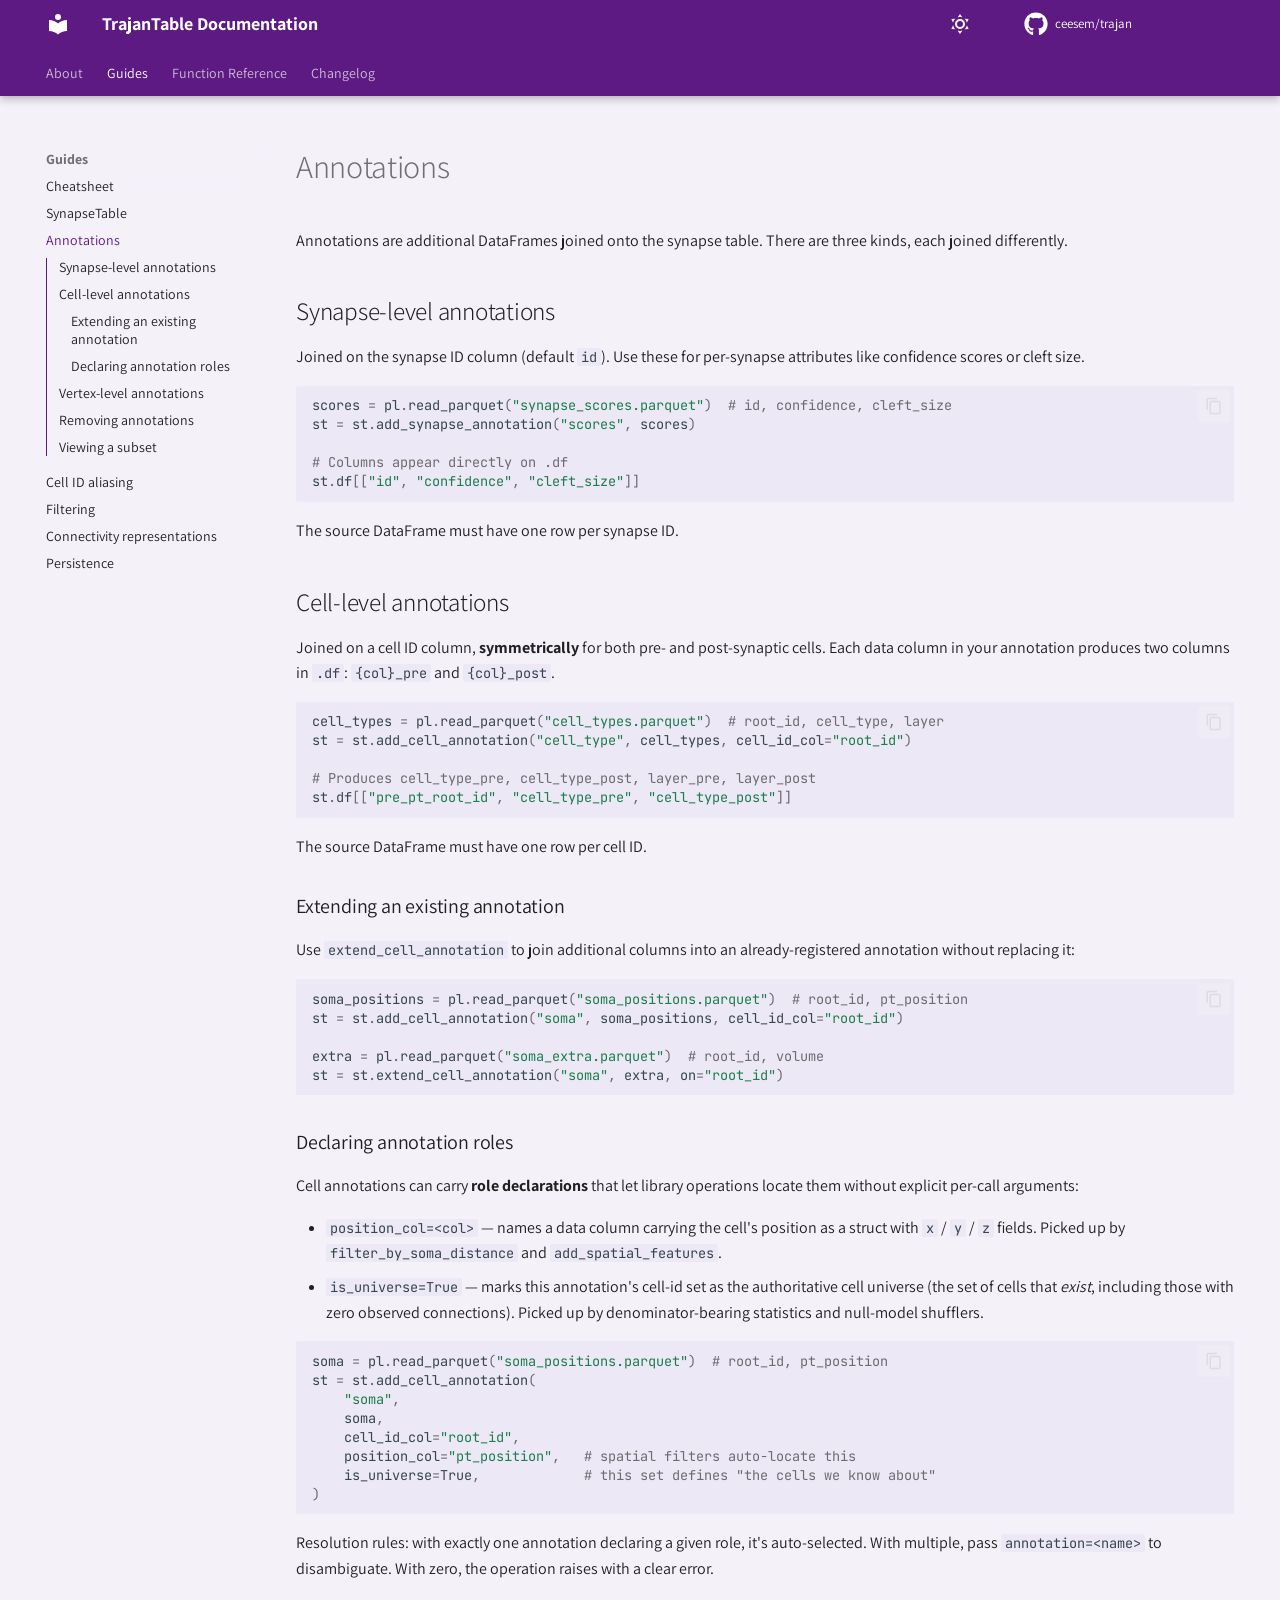
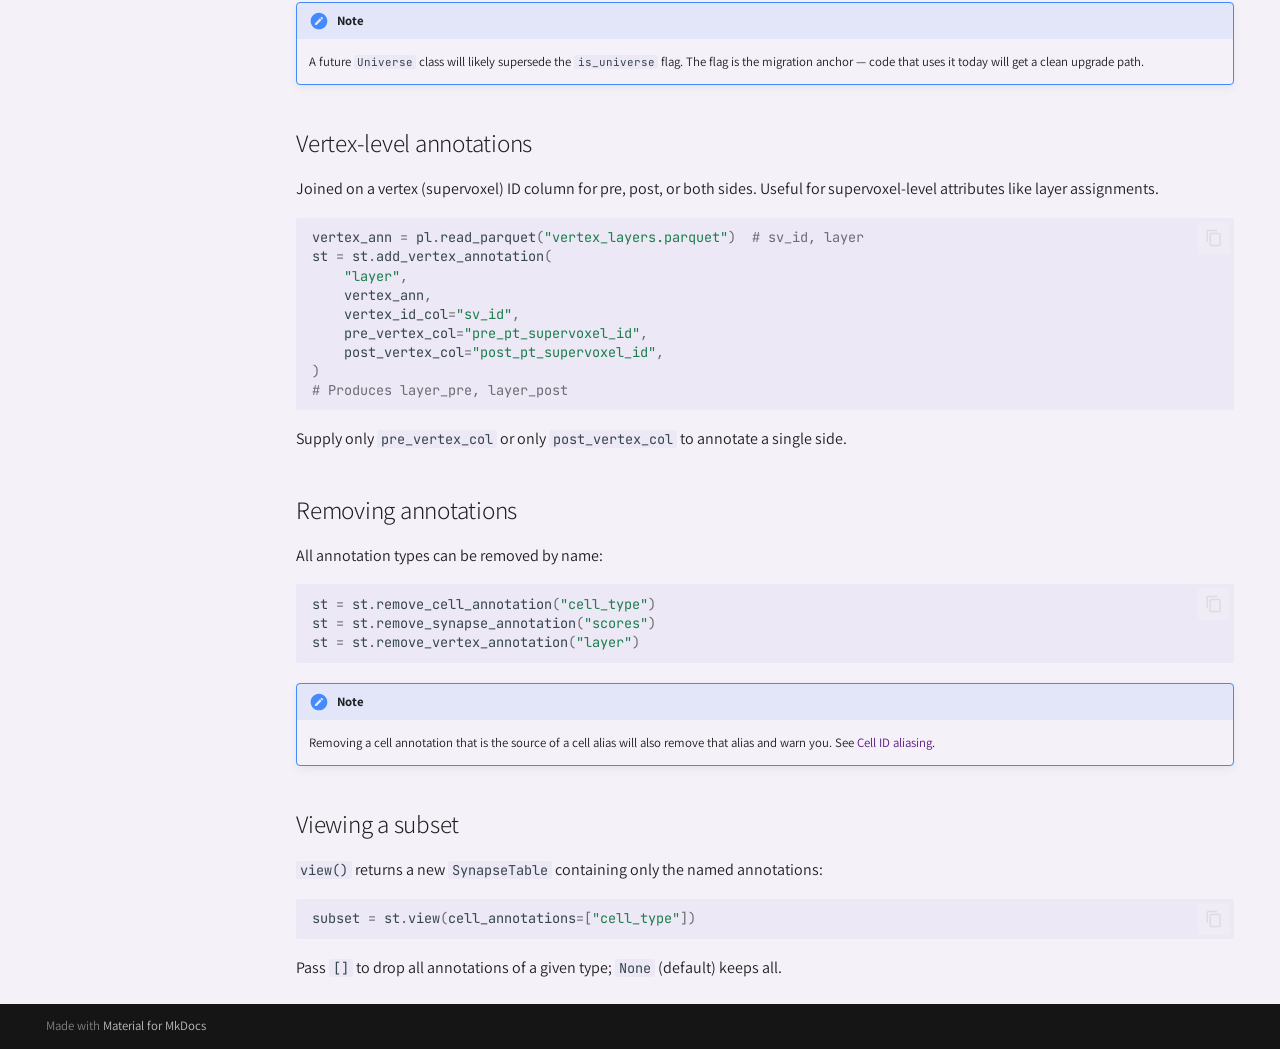
<file: guides/annotations/index.html>
<!doctype html>
<html lang="en" class="no-js">
  <head>
    
      <meta charset="utf-8">
      <meta name="viewport" content="width=device-width,initial-scale=1">
      
      
      
        <link rel="canonical" href="https://ceesem.github.io/trajan/guides/annotations/">
      
      
        <link rel="prev" href="../synapse-table/">
      
      
        <link rel="next" href="../cell-aliases/">
      
      
        
      
      
      <link rel="icon" href="../../assets/images/favicon.png">
      <meta name="generator" content="mkdocs-1.6.1, mkdocs-material-9.7.6">
    
    
      
        <title>Annotations - TrajanTable Documentation</title>
      
    
    
      <link rel="stylesheet" href="../../assets/stylesheets/main.484c7ddc.min.css">
      
        
        <link rel="stylesheet" href="../../assets/stylesheets/palette.ab4e12ef.min.css">
      
      


    
    
      
    
    
      
        
        
        <link rel="preconnect" href="https://fonts.gstatic.com" crossorigin>
        <link rel="stylesheet" href="https://fonts.googleapis.com/css?family=Assistant:300,300i,400,400i,700,700i%7CJetbrains+Mono:400,400i,700,700i&display=fallback">
        <style>:root{--md-text-font:"Assistant";--md-code-font:"Jetbrains Mono"}</style>
      
    
    
      <link rel="stylesheet" href="../../assets/_mkdocstrings.css">
    
      <link rel="stylesheet" href="../../stylesheets/extra.css">
    
    <script>__md_scope=new URL("../..",location),__md_hash=e=>[...e].reduce(((e,_)=>(e<<5)-e+_.charCodeAt(0)),0),__md_get=(e,_=localStorage,t=__md_scope)=>JSON.parse(_.getItem(t.pathname+"."+e)),__md_set=(e,_,t=localStorage,a=__md_scope)=>{try{t.setItem(a.pathname+"."+e,JSON.stringify(_))}catch(e){}}</script>
    
      

    
    
  </head>
  
  
    
    
      
    
    
    
    
    <body dir="ltr" data-md-color-scheme="default" data-md-color-primary="deep-purple" data-md-color-accent="cyan">
  
    
    <input class="md-toggle" data-md-toggle="drawer" type="checkbox" id="__drawer" autocomplete="off">
    <input class="md-toggle" data-md-toggle="search" type="checkbox" id="__search" autocomplete="off">
    <label class="md-overlay" for="__drawer"></label>
    <div data-md-component="skip">
      
        
        <a href="#annotations" class="md-skip">
          Skip to content
        </a>
      
    </div>
    <div data-md-component="announce">
      
    </div>
    
    
      

  

<header class="md-header md-header--shadow md-header--lifted" data-md-component="header">
  <nav class="md-header__inner md-grid" aria-label="Header">
    <a href="../.." title="TrajanTable Documentation" class="md-header__button md-logo" aria-label="TrajanTable Documentation" data-md-component="logo">
      
  
  <svg xmlns="http://www.w3.org/2000/svg" viewBox="0 0 24 24"><path d="M12 8a3 3 0 0 0 3-3 3 3 0 0 0-3-3 3 3 0 0 0-3 3 3 3 0 0 0 3 3m0 3.54C9.64 9.35 6.5 8 3 8v11c3.5 0 6.64 1.35 9 3.54 2.36-2.19 5.5-3.54 9-3.54V8c-3.5 0-6.64 1.35-9 3.54"/></svg>

    </a>
    <label class="md-header__button md-icon" for="__drawer">
      
      <svg xmlns="http://www.w3.org/2000/svg" viewBox="0 0 24 24"><path d="M3 6h18v2H3zm0 5h18v2H3zm0 5h18v2H3z"/></svg>
    </label>
    <div class="md-header__title" data-md-component="header-title">
      <div class="md-header__ellipsis">
        <div class="md-header__topic">
          <span class="md-ellipsis">
            TrajanTable Documentation
          </span>
        </div>
        <div class="md-header__topic" data-md-component="header-topic">
          <span class="md-ellipsis">
            
              Annotations
            
          </span>
        </div>
      </div>
    </div>
    
      
        <form class="md-header__option" data-md-component="palette">
  
    
    
    
    <input class="md-option" data-md-color-media="(prefers-color-scheme: light)" data-md-color-scheme="default" data-md-color-primary="deep-purple" data-md-color-accent="cyan"  aria-label="Switch to dark mode"  type="radio" name="__palette" id="__palette_0">
    
      <label class="md-header__button md-icon" title="Switch to dark mode" for="__palette_1" hidden>
        <svg xmlns="http://www.w3.org/2000/svg" viewBox="0 0 24 24"><path d="M12 7a5 5 0 0 1 5 5 5 5 0 0 1-5 5 5 5 0 0 1-5-5 5 5 0 0 1 5-5m0 2a3 3 0 0 0-3 3 3 3 0 0 0 3 3 3 3 0 0 0 3-3 3 3 0 0 0-3-3m0-7 2.39 3.42C13.65 5.15 12.84 5 12 5s-1.65.15-2.39.42zM3.34 7l4.16-.35A7.2 7.2 0 0 0 5.94 8.5c-.44.74-.69 1.5-.83 2.29zm.02 10 1.76-3.77a7.131 7.131 0 0 0 2.38 4.14zM20.65 7l-1.77 3.79a7.02 7.02 0 0 0-2.38-4.15zm-.01 10-4.14.36c.59-.51 1.12-1.14 1.54-1.86.42-.73.69-1.5.83-2.29zM12 22l-2.41-3.44c.74.27 1.55.44 2.41.44.82 0 1.63-.17 2.37-.44z"/></svg>
      </label>
    
  
    
    
    
    <input class="md-option" data-md-color-media="(prefers-color-scheme: dark)" data-md-color-scheme="slate" data-md-color-primary="deep-purple" data-md-color-accent="cyan"  aria-label="Switch to light mode"  type="radio" name="__palette" id="__palette_1">
    
      <label class="md-header__button md-icon" title="Switch to light mode" for="__palette_0" hidden>
        <svg xmlns="http://www.w3.org/2000/svg" viewBox="0 0 24 24"><path d="m17.75 4.09-2.53 1.94.91 3.06-2.63-1.81-2.63 1.81.91-3.06-2.53-1.94L12.44 4l1.06-3 1.06 3zm3.5 6.91-1.64 1.25.59 1.98-1.7-1.17-1.7 1.17.59-1.98L15.75 11l2.06-.05L18.5 9l.69 1.95zm-2.28 4.95c.83-.08 1.72 1.1 1.19 1.85-.32.45-.66.87-1.08 1.27C15.17 23 8.84 23 4.94 19.07c-3.91-3.9-3.91-10.24 0-14.14.4-.4.82-.76 1.27-1.08.75-.53 1.93.36 1.85 1.19-.27 2.86.69 5.83 2.89 8.02a9.96 9.96 0 0 0 8.02 2.89m-1.64 2.02a12.08 12.08 0 0 1-7.8-3.47c-2.17-2.19-3.33-5-3.49-7.82-2.81 3.14-2.7 7.96.31 10.98 3.02 3.01 7.84 3.12 10.98.31"/></svg>
      </label>
    
  
</form>
      
    
    
      <script>var palette=__md_get("__palette");if(palette&&palette.color){if("(prefers-color-scheme)"===palette.color.media){var media=matchMedia("(prefers-color-scheme: light)"),input=document.querySelector(media.matches?"[data-md-color-media='(prefers-color-scheme: light)']":"[data-md-color-media='(prefers-color-scheme: dark)']");palette.color.media=input.getAttribute("data-md-color-media"),palette.color.scheme=input.getAttribute("data-md-color-scheme"),palette.color.primary=input.getAttribute("data-md-color-primary"),palette.color.accent=input.getAttribute("data-md-color-accent")}for(var[key,value]of Object.entries(palette.color))document.body.setAttribute("data-md-color-"+key,value)}</script>
    
    
    
    
      <div class="md-header__source">
        <a href="https://github.com/ceesem/trajan" title="Go to repository" class="md-source" data-md-component="source">
  <div class="md-source__icon md-icon">
    
    <svg xmlns="http://www.w3.org/2000/svg" viewBox="0 0 512 512"><!--! Font Awesome Free 7.1.0 by @fontawesome - https://fontawesome.com License - https://fontawesome.com/license/free (Icons: CC BY 4.0, Fonts: SIL OFL 1.1, Code: MIT License) Copyright 2025 Fonticons, Inc.--><path d="M173.9 397.4c0 2-2.3 3.6-5.2 3.6-3.3.3-5.6-1.3-5.6-3.6 0-2 2.3-3.6 5.2-3.6 3-.3 5.6 1.3 5.6 3.6m-31.1-4.5c-.7 2 1.3 4.3 4.3 4.9 2.6 1 5.6 0 6.2-2s-1.3-4.3-4.3-5.2c-2.6-.7-5.5.3-6.2 2.3m44.2-1.7c-2.9.7-4.9 2.6-4.6 4.9.3 2 2.9 3.3 5.9 2.6 2.9-.7 4.9-2.6 4.6-4.6-.3-1.9-3-3.2-5.9-2.9M252.8 8C114.1 8 8 113.3 8 252c0 110.9 69.8 205.8 169.5 239.2 12.8 2.3 17.3-5.6 17.3-12.1 0-6.2-.3-40.4-.3-61.4 0 0-70 15-84.7-29.8 0 0-11.4-29.1-27.8-36.6 0 0-22.9-15.7 1.6-15.4 0 0 24.9 2 38.6 25.8 21.9 38.6 58.6 27.5 72.9 20.9 2.3-16 8.8-27.1 16-33.7-55.9-6.2-112.3-14.3-112.3-110.5 0-27.5 7.6-41.3 23.6-58.9-2.6-6.5-11.1-33.3 2.6-67.9 20.9-6.5 69 27 69 27 20-5.6 41.5-8.5 62.8-8.5s42.8 2.9 62.8 8.5c0 0 48.1-33.6 69-27 13.7 34.7 5.2 61.4 2.6 67.9 16 17.7 25.8 31.5 25.8 58.9 0 96.5-58.9 104.2-114.8 110.5 9.2 7.9 17 22.9 17 46.4 0 33.7-.3 75.4-.3 83.6 0 6.5 4.6 14.4 17.3 12.1C436.2 457.8 504 362.9 504 252 504 113.3 391.5 8 252.8 8M105.2 352.9c-1.3 1-1 3.3.7 5.2 1.6 1.6 3.9 2.3 5.2 1 1.3-1 1-3.3-.7-5.2-1.6-1.6-3.9-2.3-5.2-1m-10.8-8.1c-.7 1.3.3 2.9 2.3 3.9 1.6 1 3.6.7 4.3-.7.7-1.3-.3-2.9-2.3-3.9-2-.6-3.6-.3-4.3.7m32.4 35.6c-1.6 1.3-1 4.3 1.3 6.2 2.3 2.3 5.2 2.6 6.5 1 1.3-1.3.7-4.3-1.3-6.2-2.2-2.3-5.2-2.6-6.5-1m-11.4-14.7c-1.6 1-1.6 3.6 0 5.9s4.3 3.3 5.6 2.3c1.6-1.3 1.6-3.9 0-6.2-1.4-2.3-4-3.3-5.6-2"/></svg>
  </div>
  <div class="md-source__repository">
    ceesem/trajan
  </div>
</a>
      </div>
    
  </nav>
  
    
      
<nav class="md-tabs" aria-label="Tabs" data-md-component="tabs">
  <div class="md-grid">
    <ul class="md-tabs__list">
      
        
  
  
  
  
    <li class="md-tabs__item">
      <a href="../.." class="md-tabs__link">
        
  
  
    
  
  About

      </a>
    </li>
  

      
        
  
  
  
    
  
  
    
    
      <li class="md-tabs__item md-tabs__item--active">
        <a href="../cheatsheet/" class="md-tabs__link">
          
  
  
    
  
  Guides

        </a>
      </li>
    
  

      
        
  
  
  
  
    
    
      <li class="md-tabs__item">
        <a href="../../reference/api/" class="md-tabs__link">
          
  
  
    
  
  Function Reference

        </a>
      </li>
    
  

      
        
  
  
  
  
    <li class="md-tabs__item">
      <a href="../../changelog/" class="md-tabs__link">
        
  
  
    
  
  Changelog

      </a>
    </li>
  

      
    </ul>
  </div>
</nav>
    
  
</header>
    
    <div class="md-container" data-md-component="container">
      
      
        
      
      <main class="md-main" data-md-component="main">
        <div class="md-main__inner md-grid">
          
            
              
              <div class="md-sidebar md-sidebar--primary" data-md-component="sidebar" data-md-type="navigation" >
                <div class="md-sidebar__scrollwrap">
                  <div class="md-sidebar__inner">
                    


  


  

<nav class="md-nav md-nav--primary md-nav--lifted md-nav--integrated" aria-label="Navigation" data-md-level="0">
  <label class="md-nav__title" for="__drawer">
    <a href="../.." title="TrajanTable Documentation" class="md-nav__button md-logo" aria-label="TrajanTable Documentation" data-md-component="logo">
      
  
  <svg xmlns="http://www.w3.org/2000/svg" viewBox="0 0 24 24"><path d="M12 8a3 3 0 0 0 3-3 3 3 0 0 0-3-3 3 3 0 0 0-3 3 3 3 0 0 0 3 3m0 3.54C9.64 9.35 6.5 8 3 8v11c3.5 0 6.64 1.35 9 3.54 2.36-2.19 5.5-3.54 9-3.54V8c-3.5 0-6.64 1.35-9 3.54"/></svg>

    </a>
    TrajanTable Documentation
  </label>
  
    <div class="md-nav__source">
      <a href="https://github.com/ceesem/trajan" title="Go to repository" class="md-source" data-md-component="source">
  <div class="md-source__icon md-icon">
    
    <svg xmlns="http://www.w3.org/2000/svg" viewBox="0 0 512 512"><!--! Font Awesome Free 7.1.0 by @fontawesome - https://fontawesome.com License - https://fontawesome.com/license/free (Icons: CC BY 4.0, Fonts: SIL OFL 1.1, Code: MIT License) Copyright 2025 Fonticons, Inc.--><path d="M173.9 397.4c0 2-2.3 3.6-5.2 3.6-3.3.3-5.6-1.3-5.6-3.6 0-2 2.3-3.6 5.2-3.6 3-.3 5.6 1.3 5.6 3.6m-31.1-4.5c-.7 2 1.3 4.3 4.3 4.9 2.6 1 5.6 0 6.2-2s-1.3-4.3-4.3-5.2c-2.6-.7-5.5.3-6.2 2.3m44.2-1.7c-2.9.7-4.9 2.6-4.6 4.9.3 2 2.9 3.3 5.9 2.6 2.9-.7 4.9-2.6 4.6-4.6-.3-1.9-3-3.2-5.9-2.9M252.8 8C114.1 8 8 113.3 8 252c0 110.9 69.8 205.8 169.5 239.2 12.8 2.3 17.3-5.6 17.3-12.1 0-6.2-.3-40.4-.3-61.4 0 0-70 15-84.7-29.8 0 0-11.4-29.1-27.8-36.6 0 0-22.9-15.7 1.6-15.4 0 0 24.9 2 38.6 25.8 21.9 38.6 58.6 27.5 72.9 20.9 2.3-16 8.8-27.1 16-33.7-55.9-6.2-112.3-14.3-112.3-110.5 0-27.5 7.6-41.3 23.6-58.9-2.6-6.5-11.1-33.3 2.6-67.9 20.9-6.5 69 27 69 27 20-5.6 41.5-8.5 62.8-8.5s42.8 2.9 62.8 8.5c0 0 48.1-33.6 69-27 13.7 34.7 5.2 61.4 2.6 67.9 16 17.7 25.8 31.5 25.8 58.9 0 96.5-58.9 104.2-114.8 110.5 9.2 7.9 17 22.9 17 46.4 0 33.7-.3 75.4-.3 83.6 0 6.5 4.6 14.4 17.3 12.1C436.2 457.8 504 362.9 504 252 504 113.3 391.5 8 252.8 8M105.2 352.9c-1.3 1-1 3.3.7 5.2 1.6 1.6 3.9 2.3 5.2 1 1.3-1 1-3.3-.7-5.2-1.6-1.6-3.9-2.3-5.2-1m-10.8-8.1c-.7 1.3.3 2.9 2.3 3.9 1.6 1 3.6.7 4.3-.7.7-1.3-.3-2.9-2.3-3.9-2-.6-3.6-.3-4.3.7m32.4 35.6c-1.6 1.3-1 4.3 1.3 6.2 2.3 2.3 5.2 2.6 6.5 1 1.3-1.3.7-4.3-1.3-6.2-2.2-2.3-5.2-2.6-6.5-1m-11.4-14.7c-1.6 1-1.6 3.6 0 5.9s4.3 3.3 5.6 2.3c1.6-1.3 1.6-3.9 0-6.2-1.4-2.3-4-3.3-5.6-2"/></svg>
  </div>
  <div class="md-source__repository">
    ceesem/trajan
  </div>
</a>
    </div>
  
  <ul class="md-nav__list" data-md-scrollfix>
    
      
      
  
  
  
  
    <li class="md-nav__item">
      <a href="../.." class="md-nav__link">
        
  
  
  <span class="md-ellipsis">
    
  
    About
  

    
  </span>
  
  

      </a>
    </li>
  

    
      
      
  
  
    
  
  
  
    
    
      
        
      
        
      
        
      
        
      
        
      
        
      
        
      
    
    
    
      
        
        
      
      
    
    
      
    
    <li class="md-nav__item md-nav__item--active md-nav__item--section md-nav__item--nested">
      
        
        
        <input class="md-nav__toggle md-toggle " type="checkbox" id="__nav_2" checked>
        
          
          <label class="md-nav__link" for="__nav_2" id="__nav_2_label" tabindex="">
            
  
  
  <span class="md-ellipsis">
    
  
    Guides
  

    
  </span>
  
  

            <span class="md-nav__icon md-icon"></span>
          </label>
        
        <nav class="md-nav" data-md-level="1" aria-labelledby="__nav_2_label" aria-expanded="true">
          <label class="md-nav__title" for="__nav_2">
            <span class="md-nav__icon md-icon"></span>
            
  
    Guides
  

          </label>
          <ul class="md-nav__list" data-md-scrollfix>
            
              
                
  
  
  
  
    <li class="md-nav__item">
      <a href="../cheatsheet/" class="md-nav__link">
        
  
  
  <span class="md-ellipsis">
    
  
    Cheatsheet
  

    
  </span>
  
  

      </a>
    </li>
  

              
            
              
                
  
  
  
  
    <li class="md-nav__item">
      <a href="../synapse-table/" class="md-nav__link">
        
  
  
  <span class="md-ellipsis">
    
  
    SynapseTable
  

    
  </span>
  
  

      </a>
    </li>
  

              
            
              
                
  
  
    
  
  
  
    <li class="md-nav__item md-nav__item--active">
      
      <input class="md-nav__toggle md-toggle" type="checkbox" id="__toc">
      
      
        
      
      
        <label class="md-nav__link md-nav__link--active" for="__toc">
          
  
  
  <span class="md-ellipsis">
    
  
    Annotations
  

    
  </span>
  
  

          <span class="md-nav__icon md-icon"></span>
        </label>
      
      <a href="./" class="md-nav__link md-nav__link--active">
        
  
  
  <span class="md-ellipsis">
    
  
    Annotations
  

    
  </span>
  
  

      </a>
      
        

<nav class="md-nav md-nav--secondary" aria-label="Table of contents">
  
  
  
    
  
  
    <label class="md-nav__title" for="__toc">
      <span class="md-nav__icon md-icon"></span>
      Table of contents
    </label>
    <ul class="md-nav__list" data-md-component="toc" data-md-scrollfix>
      
        <li class="md-nav__item">
  <a href="#synapse-level-annotations" class="md-nav__link">
    <span class="md-ellipsis">
      
        Synapse-level annotations
      
    </span>
  </a>
  
</li>
      
        <li class="md-nav__item">
  <a href="#cell-level-annotations" class="md-nav__link">
    <span class="md-ellipsis">
      
        Cell-level annotations
      
    </span>
  </a>
  
    <nav class="md-nav" aria-label="Cell-level annotations">
      <ul class="md-nav__list">
        
          <li class="md-nav__item">
  <a href="#extending-an-existing-annotation" class="md-nav__link">
    <span class="md-ellipsis">
      
        Extending an existing annotation
      
    </span>
  </a>
  
</li>
        
          <li class="md-nav__item">
  <a href="#declaring-annotation-roles" class="md-nav__link">
    <span class="md-ellipsis">
      
        Declaring annotation roles
      
    </span>
  </a>
  
</li>
        
      </ul>
    </nav>
  
</li>
      
        <li class="md-nav__item">
  <a href="#vertex-level-annotations" class="md-nav__link">
    <span class="md-ellipsis">
      
        Vertex-level annotations
      
    </span>
  </a>
  
</li>
      
        <li class="md-nav__item">
  <a href="#removing-annotations" class="md-nav__link">
    <span class="md-ellipsis">
      
        Removing annotations
      
    </span>
  </a>
  
</li>
      
        <li class="md-nav__item">
  <a href="#viewing-a-subset" class="md-nav__link">
    <span class="md-ellipsis">
      
        Viewing a subset
      
    </span>
  </a>
  
</li>
      
    </ul>
  
</nav>
      
    </li>
  

              
            
              
                
  
  
  
  
    <li class="md-nav__item">
      <a href="../cell-aliases/" class="md-nav__link">
        
  
  
  <span class="md-ellipsis">
    
  
    Cell ID aliasing
  

    
  </span>
  
  

      </a>
    </li>
  

              
            
              
                
  
  
  
  
    <li class="md-nav__item">
      <a href="../filtering/" class="md-nav__link">
        
  
  
  <span class="md-ellipsis">
    
  
    Filtering
  

    
  </span>
  
  

      </a>
    </li>
  

              
            
              
                
  
  
  
  
    <li class="md-nav__item">
      <a href="../output/" class="md-nav__link">
        
  
  
  <span class="md-ellipsis">
    
  
    Connectivity representations
  

    
  </span>
  
  

      </a>
    </li>
  

              
            
              
                
  
  
  
  
    <li class="md-nav__item">
      <a href="../persistence/" class="md-nav__link">
        
  
  
  <span class="md-ellipsis">
    
  
    Persistence
  

    
  </span>
  
  

      </a>
    </li>
  

              
            
          </ul>
        </nav>
      
    </li>
  

    
      
      
  
  
  
  
    
    
      
        
      
    
    
    
      
      
    
    
      
        
        
      
    
    <li class="md-nav__item md-nav__item--pruned md-nav__item--nested">
      
        
  
  
  
    <a href="../../reference/api/" class="md-nav__link">
      
  
  
  <span class="md-ellipsis">
    
  
    Function Reference
  

    
  </span>
  
  

      
        <span class="md-nav__icon md-icon"></span>
      
    </a>
  

      
    </li>
  

    
      
      
  
  
  
  
    <li class="md-nav__item">
      <a href="../../changelog/" class="md-nav__link">
        
  
  
  <span class="md-ellipsis">
    
  
    Changelog
  

    
  </span>
  
  

      </a>
    </li>
  

    
  </ul>
</nav>
                  </div>
                </div>
              </div>
            
            
          
          
            <div class="md-content" data-md-component="content">
              
              <article class="md-content__inner md-typeset">
                
                  


  
  


<h1 id="annotations">Annotations</h1>
<p>Annotations are additional DataFrames joined onto the synapse table.
There are three kinds, each joined differently.</p>
<h2 id="synapse-level-annotations">Synapse-level annotations</h2>
<p>Joined on the synapse ID column (default <code>id</code>).
Use these for per-synapse attributes like confidence scores or cleft size.</p>
<div class="language-python highlight"><pre><span></span><code><span id="__span-0-1"><a id="__codelineno-0-1" name="__codelineno-0-1" href="#__codelineno-0-1"></a><span class="n">scores</span> <span class="o">=</span> <span class="n">pl</span><span class="o">.</span><span class="n">read_parquet</span><span class="p">(</span><span class="s2">&quot;synapse_scores.parquet&quot;</span><span class="p">)</span>  <span class="c1"># id, confidence, cleft_size</span>
</span><span id="__span-0-2"><a id="__codelineno-0-2" name="__codelineno-0-2" href="#__codelineno-0-2"></a><span class="n">st</span> <span class="o">=</span> <span class="n">st</span><span class="o">.</span><span class="n">add_synapse_annotation</span><span class="p">(</span><span class="s2">&quot;scores&quot;</span><span class="p">,</span> <span class="n">scores</span><span class="p">)</span>
</span><span id="__span-0-3"><a id="__codelineno-0-3" name="__codelineno-0-3" href="#__codelineno-0-3"></a>
</span><span id="__span-0-4"><a id="__codelineno-0-4" name="__codelineno-0-4" href="#__codelineno-0-4"></a><span class="c1"># Columns appear directly on .df</span>
</span><span id="__span-0-5"><a id="__codelineno-0-5" name="__codelineno-0-5" href="#__codelineno-0-5"></a><span class="n">st</span><span class="o">.</span><span class="n">df</span><span class="p">[[</span><span class="s2">&quot;id&quot;</span><span class="p">,</span> <span class="s2">&quot;confidence&quot;</span><span class="p">,</span> <span class="s2">&quot;cleft_size&quot;</span><span class="p">]]</span>
</span></code></pre></div>
<p>The source DataFrame must have one row per synapse ID.</p>
<h2 id="cell-level-annotations">Cell-level annotations</h2>
<p>Joined on a cell ID column, <strong>symmetrically</strong> for both pre- and post-synaptic cells.
Each data column in your annotation produces two columns in <code>.df</code>:
<code>{col}_pre</code> and <code>{col}_post</code>.</p>
<div class="language-python highlight"><pre><span></span><code><span id="__span-1-1"><a id="__codelineno-1-1" name="__codelineno-1-1" href="#__codelineno-1-1"></a><span class="n">cell_types</span> <span class="o">=</span> <span class="n">pl</span><span class="o">.</span><span class="n">read_parquet</span><span class="p">(</span><span class="s2">&quot;cell_types.parquet&quot;</span><span class="p">)</span>  <span class="c1"># root_id, cell_type, layer</span>
</span><span id="__span-1-2"><a id="__codelineno-1-2" name="__codelineno-1-2" href="#__codelineno-1-2"></a><span class="n">st</span> <span class="o">=</span> <span class="n">st</span><span class="o">.</span><span class="n">add_cell_annotation</span><span class="p">(</span><span class="s2">&quot;cell_type&quot;</span><span class="p">,</span> <span class="n">cell_types</span><span class="p">,</span> <span class="n">cell_id_col</span><span class="o">=</span><span class="s2">&quot;root_id&quot;</span><span class="p">)</span>
</span><span id="__span-1-3"><a id="__codelineno-1-3" name="__codelineno-1-3" href="#__codelineno-1-3"></a>
</span><span id="__span-1-4"><a id="__codelineno-1-4" name="__codelineno-1-4" href="#__codelineno-1-4"></a><span class="c1"># Produces cell_type_pre, cell_type_post, layer_pre, layer_post</span>
</span><span id="__span-1-5"><a id="__codelineno-1-5" name="__codelineno-1-5" href="#__codelineno-1-5"></a><span class="n">st</span><span class="o">.</span><span class="n">df</span><span class="p">[[</span><span class="s2">&quot;pre_pt_root_id&quot;</span><span class="p">,</span> <span class="s2">&quot;cell_type_pre&quot;</span><span class="p">,</span> <span class="s2">&quot;cell_type_post&quot;</span><span class="p">]]</span>
</span></code></pre></div>
<p>The source DataFrame must have one row per cell ID.</p>
<h3 id="extending-an-existing-annotation">Extending an existing annotation</h3>
<p>Use <code>extend_cell_annotation</code> to join additional columns into an already-registered
annotation without replacing it:</p>
<div class="language-python highlight"><pre><span></span><code><span id="__span-2-1"><a id="__codelineno-2-1" name="__codelineno-2-1" href="#__codelineno-2-1"></a><span class="n">soma_positions</span> <span class="o">=</span> <span class="n">pl</span><span class="o">.</span><span class="n">read_parquet</span><span class="p">(</span><span class="s2">&quot;soma_positions.parquet&quot;</span><span class="p">)</span>  <span class="c1"># root_id, pt_position</span>
</span><span id="__span-2-2"><a id="__codelineno-2-2" name="__codelineno-2-2" href="#__codelineno-2-2"></a><span class="n">st</span> <span class="o">=</span> <span class="n">st</span><span class="o">.</span><span class="n">add_cell_annotation</span><span class="p">(</span><span class="s2">&quot;soma&quot;</span><span class="p">,</span> <span class="n">soma_positions</span><span class="p">,</span> <span class="n">cell_id_col</span><span class="o">=</span><span class="s2">&quot;root_id&quot;</span><span class="p">)</span>
</span><span id="__span-2-3"><a id="__codelineno-2-3" name="__codelineno-2-3" href="#__codelineno-2-3"></a>
</span><span id="__span-2-4"><a id="__codelineno-2-4" name="__codelineno-2-4" href="#__codelineno-2-4"></a><span class="n">extra</span> <span class="o">=</span> <span class="n">pl</span><span class="o">.</span><span class="n">read_parquet</span><span class="p">(</span><span class="s2">&quot;soma_extra.parquet&quot;</span><span class="p">)</span>  <span class="c1"># root_id, volume</span>
</span><span id="__span-2-5"><a id="__codelineno-2-5" name="__codelineno-2-5" href="#__codelineno-2-5"></a><span class="n">st</span> <span class="o">=</span> <span class="n">st</span><span class="o">.</span><span class="n">extend_cell_annotation</span><span class="p">(</span><span class="s2">&quot;soma&quot;</span><span class="p">,</span> <span class="n">extra</span><span class="p">,</span> <span class="n">on</span><span class="o">=</span><span class="s2">&quot;root_id&quot;</span><span class="p">)</span>
</span></code></pre></div>
<h3 id="declaring-annotation-roles">Declaring annotation roles</h3>
<p>Cell annotations can carry <strong>role declarations</strong> that let library operations
locate them without explicit per-call arguments:</p>
<ul>
<li><code>position_col=&lt;col&gt;</code> — names a data column carrying the cell's position as
  a struct with <code>x</code> / <code>y</code> / <code>z</code> fields. Picked up by <code>filter_by_soma_distance</code>
  and <code>add_spatial_features</code>.</li>
<li><code>is_universe=True</code> — marks this annotation's cell-id set as the
  authoritative cell universe (the set of cells that <em>exist</em>, including those
  with zero observed connections). Picked up by denominator-bearing
  statistics and null-model shufflers.</li>
</ul>
<div class="language-python highlight"><pre><span></span><code><span id="__span-3-1"><a id="__codelineno-3-1" name="__codelineno-3-1" href="#__codelineno-3-1"></a><span class="n">soma</span> <span class="o">=</span> <span class="n">pl</span><span class="o">.</span><span class="n">read_parquet</span><span class="p">(</span><span class="s2">&quot;soma_positions.parquet&quot;</span><span class="p">)</span>  <span class="c1"># root_id, pt_position</span>
</span><span id="__span-3-2"><a id="__codelineno-3-2" name="__codelineno-3-2" href="#__codelineno-3-2"></a><span class="n">st</span> <span class="o">=</span> <span class="n">st</span><span class="o">.</span><span class="n">add_cell_annotation</span><span class="p">(</span>
</span><span id="__span-3-3"><a id="__codelineno-3-3" name="__codelineno-3-3" href="#__codelineno-3-3"></a>    <span class="s2">&quot;soma&quot;</span><span class="p">,</span>
</span><span id="__span-3-4"><a id="__codelineno-3-4" name="__codelineno-3-4" href="#__codelineno-3-4"></a>    <span class="n">soma</span><span class="p">,</span>
</span><span id="__span-3-5"><a id="__codelineno-3-5" name="__codelineno-3-5" href="#__codelineno-3-5"></a>    <span class="n">cell_id_col</span><span class="o">=</span><span class="s2">&quot;root_id&quot;</span><span class="p">,</span>
</span><span id="__span-3-6"><a id="__codelineno-3-6" name="__codelineno-3-6" href="#__codelineno-3-6"></a>    <span class="n">position_col</span><span class="o">=</span><span class="s2">&quot;pt_position&quot;</span><span class="p">,</span>   <span class="c1"># spatial filters auto-locate this</span>
</span><span id="__span-3-7"><a id="__codelineno-3-7" name="__codelineno-3-7" href="#__codelineno-3-7"></a>    <span class="n">is_universe</span><span class="o">=</span><span class="kc">True</span><span class="p">,</span>             <span class="c1"># this set defines &quot;the cells we know about&quot;</span>
</span><span id="__span-3-8"><a id="__codelineno-3-8" name="__codelineno-3-8" href="#__codelineno-3-8"></a><span class="p">)</span>
</span></code></pre></div>
<p>Resolution rules: with exactly one annotation declaring a given role, it's
auto-selected. With multiple, pass <code>annotation=&lt;name&gt;</code> to disambiguate. With
zero, the operation raises with a clear error.</p>
<div class="admonition note">
<p class="admonition-title">Note</p>
<p>A future <code>Universe</code> class will likely supersede the <code>is_universe</code> flag.
The flag is the migration anchor — code that uses it today will get a
clean upgrade path.</p>
</div>
<h2 id="vertex-level-annotations">Vertex-level annotations</h2>
<p>Joined on a vertex (supervoxel) ID column for pre, post, or both sides.
Useful for supervoxel-level attributes like layer assignments.</p>
<div class="language-python highlight"><pre><span></span><code><span id="__span-4-1"><a id="__codelineno-4-1" name="__codelineno-4-1" href="#__codelineno-4-1"></a><span class="n">vertex_ann</span> <span class="o">=</span> <span class="n">pl</span><span class="o">.</span><span class="n">read_parquet</span><span class="p">(</span><span class="s2">&quot;vertex_layers.parquet&quot;</span><span class="p">)</span>  <span class="c1"># sv_id, layer</span>
</span><span id="__span-4-2"><a id="__codelineno-4-2" name="__codelineno-4-2" href="#__codelineno-4-2"></a><span class="n">st</span> <span class="o">=</span> <span class="n">st</span><span class="o">.</span><span class="n">add_vertex_annotation</span><span class="p">(</span>
</span><span id="__span-4-3"><a id="__codelineno-4-3" name="__codelineno-4-3" href="#__codelineno-4-3"></a>    <span class="s2">&quot;layer&quot;</span><span class="p">,</span>
</span><span id="__span-4-4"><a id="__codelineno-4-4" name="__codelineno-4-4" href="#__codelineno-4-4"></a>    <span class="n">vertex_ann</span><span class="p">,</span>
</span><span id="__span-4-5"><a id="__codelineno-4-5" name="__codelineno-4-5" href="#__codelineno-4-5"></a>    <span class="n">vertex_id_col</span><span class="o">=</span><span class="s2">&quot;sv_id&quot;</span><span class="p">,</span>
</span><span id="__span-4-6"><a id="__codelineno-4-6" name="__codelineno-4-6" href="#__codelineno-4-6"></a>    <span class="n">pre_vertex_col</span><span class="o">=</span><span class="s2">&quot;pre_pt_supervoxel_id&quot;</span><span class="p">,</span>
</span><span id="__span-4-7"><a id="__codelineno-4-7" name="__codelineno-4-7" href="#__codelineno-4-7"></a>    <span class="n">post_vertex_col</span><span class="o">=</span><span class="s2">&quot;post_pt_supervoxel_id&quot;</span><span class="p">,</span>
</span><span id="__span-4-8"><a id="__codelineno-4-8" name="__codelineno-4-8" href="#__codelineno-4-8"></a><span class="p">)</span>
</span><span id="__span-4-9"><a id="__codelineno-4-9" name="__codelineno-4-9" href="#__codelineno-4-9"></a><span class="c1"># Produces layer_pre, layer_post</span>
</span></code></pre></div>
<p>Supply only <code>pre_vertex_col</code> or only <code>post_vertex_col</code> to annotate a single side.</p>
<h2 id="removing-annotations">Removing annotations</h2>
<p>All annotation types can be removed by name:</p>
<div class="language-python highlight"><pre><span></span><code><span id="__span-5-1"><a id="__codelineno-5-1" name="__codelineno-5-1" href="#__codelineno-5-1"></a><span class="n">st</span> <span class="o">=</span> <span class="n">st</span><span class="o">.</span><span class="n">remove_cell_annotation</span><span class="p">(</span><span class="s2">&quot;cell_type&quot;</span><span class="p">)</span>
</span><span id="__span-5-2"><a id="__codelineno-5-2" name="__codelineno-5-2" href="#__codelineno-5-2"></a><span class="n">st</span> <span class="o">=</span> <span class="n">st</span><span class="o">.</span><span class="n">remove_synapse_annotation</span><span class="p">(</span><span class="s2">&quot;scores&quot;</span><span class="p">)</span>
</span><span id="__span-5-3"><a id="__codelineno-5-3" name="__codelineno-5-3" href="#__codelineno-5-3"></a><span class="n">st</span> <span class="o">=</span> <span class="n">st</span><span class="o">.</span><span class="n">remove_vertex_annotation</span><span class="p">(</span><span class="s2">&quot;layer&quot;</span><span class="p">)</span>
</span></code></pre></div>
<div class="admonition note">
<p class="admonition-title">Note</p>
<p>Removing a cell annotation that is the source of a cell alias will
also remove that alias and warn you. See <a href="../cell-aliases/">Cell ID aliasing</a>.</p>
</div>
<h2 id="viewing-a-subset">Viewing a subset</h2>
<p><code>view()</code> returns a new <code>SynapseTable</code> containing only the named annotations:</p>
<div class="language-python highlight"><pre><span></span><code><span id="__span-6-1"><a id="__codelineno-6-1" name="__codelineno-6-1" href="#__codelineno-6-1"></a><span class="n">subset</span> <span class="o">=</span> <span class="n">st</span><span class="o">.</span><span class="n">view</span><span class="p">(</span><span class="n">cell_annotations</span><span class="o">=</span><span class="p">[</span><span class="s2">&quot;cell_type&quot;</span><span class="p">])</span>
</span></code></pre></div>
<p>Pass <code>[]</code> to drop all annotations of a given type; <code>None</code> (default) keeps all.</p>












                
              </article>
            </div>
          
          
<script>var target=document.getElementById(location.hash.slice(1));target&&target.name&&(target.checked=target.name.startsWith("__tabbed_"))</script>
        </div>
        
          <button type="button" class="md-top md-icon" data-md-component="top" hidden>
  
  <svg xmlns="http://www.w3.org/2000/svg" viewBox="0 0 24 24"><path d="M13 20h-2V8l-5.5 5.5-1.42-1.42L12 4.16l7.92 7.92-1.42 1.42L13 8z"/></svg>
  Back to top
</button>
        
      </main>
      
        <footer class="md-footer">
  
  <div class="md-footer-meta md-typeset">
    <div class="md-footer-meta__inner md-grid">
      <div class="md-copyright">
  
  
    Made with
    <a href="https://squidfunk.github.io/mkdocs-material/" target="_blank" rel="noopener">
      Material for MkDocs
    </a>
  
</div>
      
    </div>
  </div>
</footer>
      
    </div>
    <div class="md-dialog" data-md-component="dialog">
      <div class="md-dialog__inner md-typeset"></div>
    </div>
    
    
    
      
      
      <script id="__config" type="application/json">{"annotate": null, "base": "../..", "features": ["navigation.indexes", "navigation.instant", "navigation.prune", "navigation.tabs", "navigation.tabs.sticky", "toc.follow", "toc.integrate", "navigation.top", "search.suggest", "search.highlight", "search.share", "content.code.copy", "header.autohide"], "search": "../../assets/javascripts/workers/search.2c215733.min.js", "tags": null, "translations": {"clipboard.copied": "Copied to clipboard", "clipboard.copy": "Copy to clipboard", "search.result.more.one": "1 more on this page", "search.result.more.other": "# more on this page", "search.result.none": "No matching documents", "search.result.one": "1 matching document", "search.result.other": "# matching documents", "search.result.placeholder": "Type to start searching", "search.result.term.missing": "Missing", "select.version": "Select version"}, "version": null}</script>
    
    
      <script src="../../assets/javascripts/bundle.79ae519e.min.js"></script>
      
    
  </body>
</html>
</file>
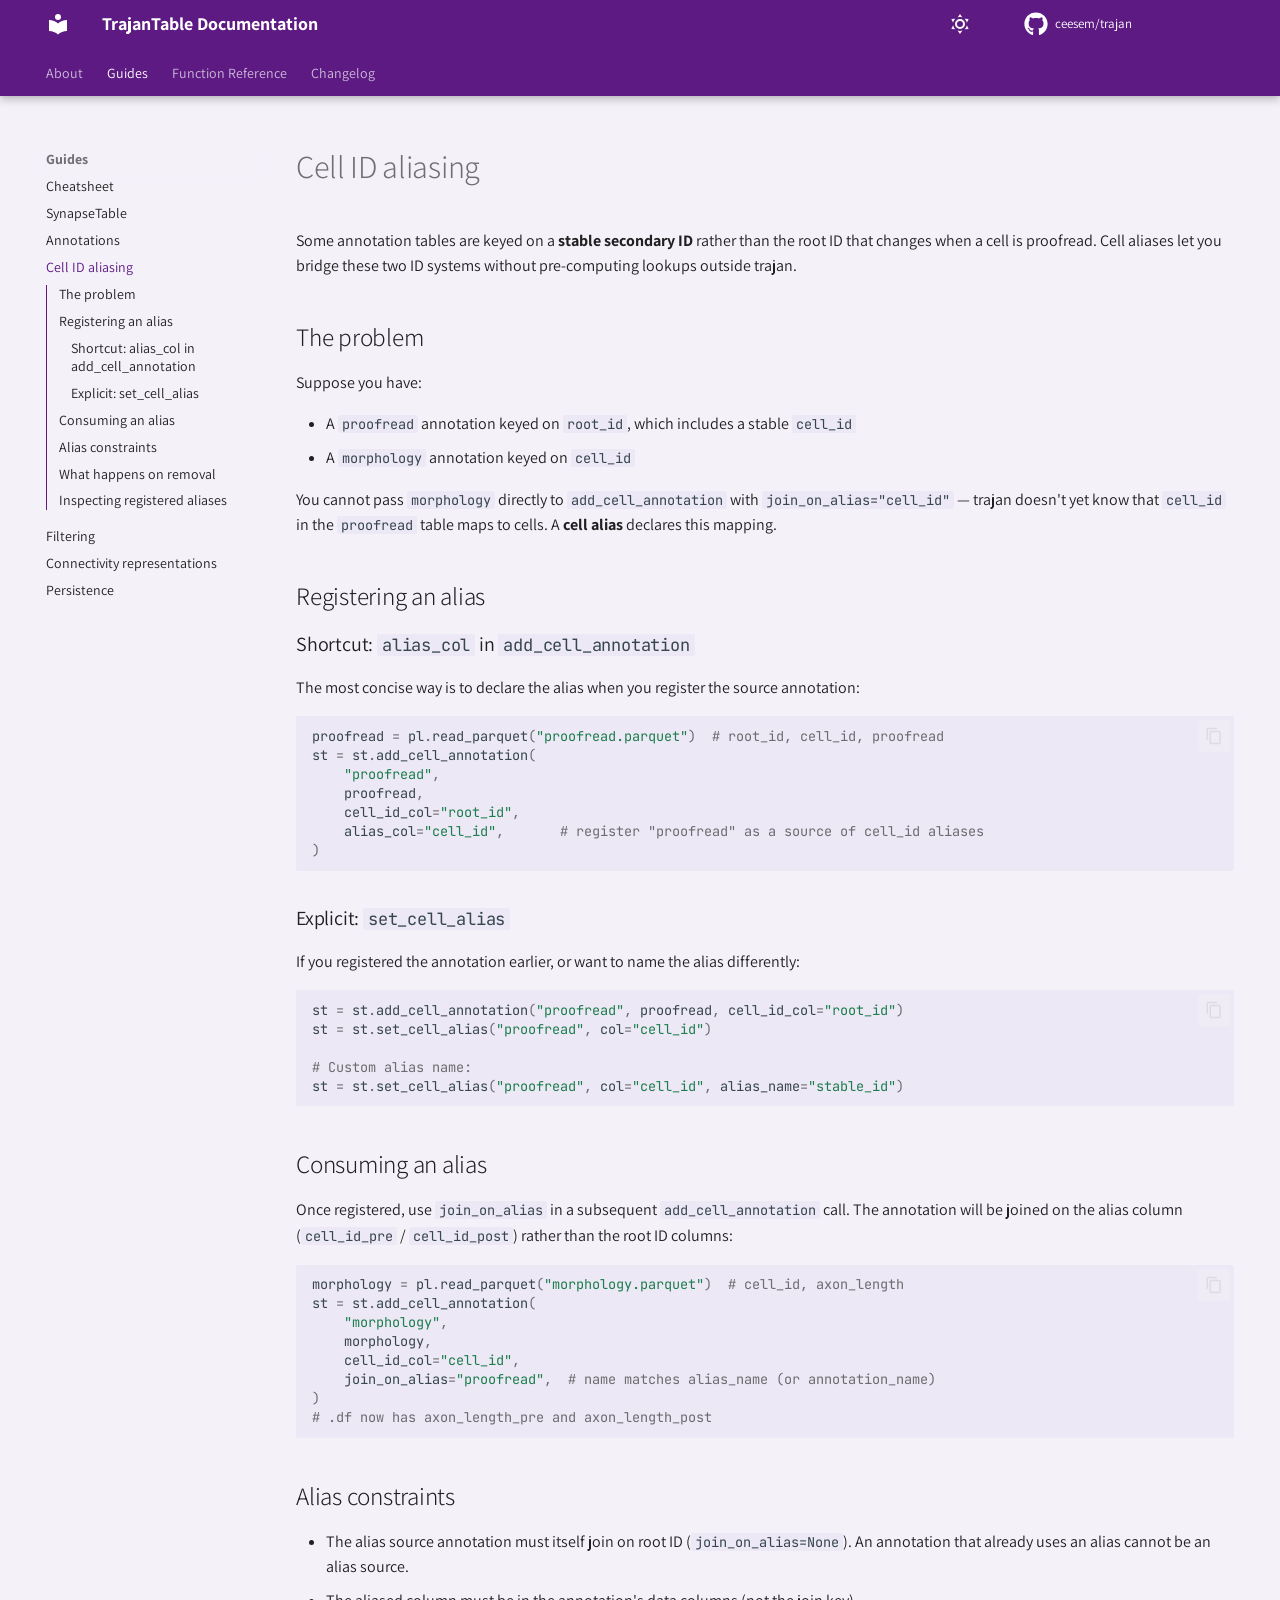
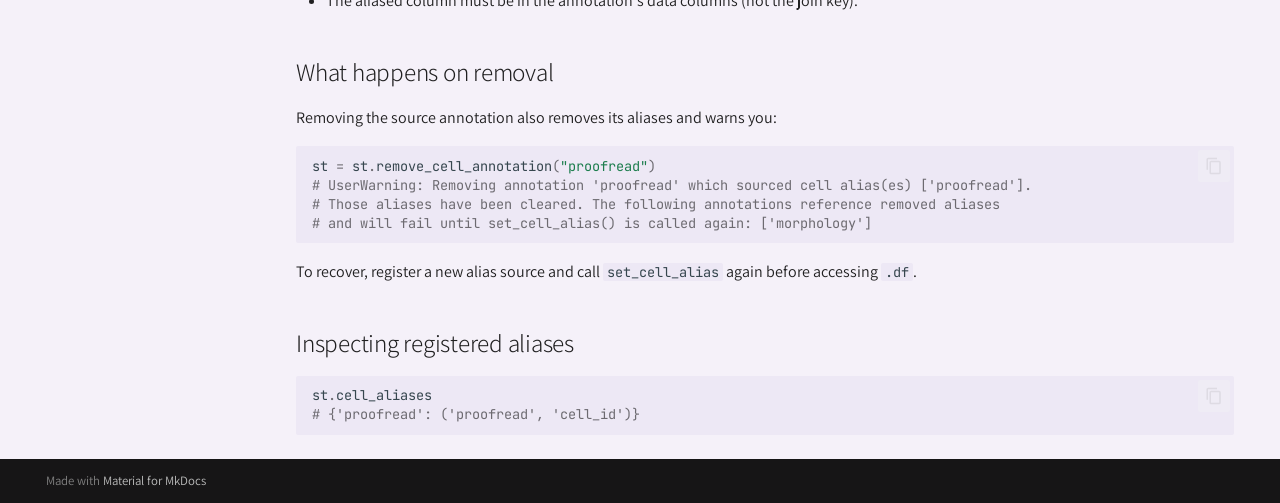
<file: guides/cell-aliases/index.html>
<!doctype html>
<html lang="en" class="no-js">
  <head>
    
      <meta charset="utf-8">
      <meta name="viewport" content="width=device-width,initial-scale=1">
      
      
      
        <link rel="canonical" href="https://ceesem.github.io/trajan/guides/cell-aliases/">
      
      
        <link rel="prev" href="../annotations/">
      
      
        <link rel="next" href="../filtering/">
      
      
        
      
      
      <link rel="icon" href="../../assets/images/favicon.png">
      <meta name="generator" content="mkdocs-1.6.1, mkdocs-material-9.7.6">
    
    
      
        <title>Cell ID aliasing - TrajanTable Documentation</title>
      
    
    
      <link rel="stylesheet" href="../../assets/stylesheets/main.484c7ddc.min.css">
      
        
        <link rel="stylesheet" href="../../assets/stylesheets/palette.ab4e12ef.min.css">
      
      


    
    
      
    
    
      
        
        
        <link rel="preconnect" href="https://fonts.gstatic.com" crossorigin>
        <link rel="stylesheet" href="https://fonts.googleapis.com/css?family=Assistant:300,300i,400,400i,700,700i%7CJetbrains+Mono:400,400i,700,700i&display=fallback">
        <style>:root{--md-text-font:"Assistant";--md-code-font:"Jetbrains Mono"}</style>
      
    
    
      <link rel="stylesheet" href="../../assets/_mkdocstrings.css">
    
      <link rel="stylesheet" href="../../stylesheets/extra.css">
    
    <script>__md_scope=new URL("../..",location),__md_hash=e=>[...e].reduce(((e,_)=>(e<<5)-e+_.charCodeAt(0)),0),__md_get=(e,_=localStorage,t=__md_scope)=>JSON.parse(_.getItem(t.pathname+"."+e)),__md_set=(e,_,t=localStorage,a=__md_scope)=>{try{t.setItem(a.pathname+"."+e,JSON.stringify(_))}catch(e){}}</script>
    
      

    
    
  </head>
  
  
    
    
      
    
    
    
    
    <body dir="ltr" data-md-color-scheme="default" data-md-color-primary="deep-purple" data-md-color-accent="cyan">
  
    
    <input class="md-toggle" data-md-toggle="drawer" type="checkbox" id="__drawer" autocomplete="off">
    <input class="md-toggle" data-md-toggle="search" type="checkbox" id="__search" autocomplete="off">
    <label class="md-overlay" for="__drawer"></label>
    <div data-md-component="skip">
      
        
        <a href="#cell-id-aliasing" class="md-skip">
          Skip to content
        </a>
      
    </div>
    <div data-md-component="announce">
      
    </div>
    
    
      

  

<header class="md-header md-header--shadow md-header--lifted" data-md-component="header">
  <nav class="md-header__inner md-grid" aria-label="Header">
    <a href="../.." title="TrajanTable Documentation" class="md-header__button md-logo" aria-label="TrajanTable Documentation" data-md-component="logo">
      
  
  <svg xmlns="http://www.w3.org/2000/svg" viewBox="0 0 24 24"><path d="M12 8a3 3 0 0 0 3-3 3 3 0 0 0-3-3 3 3 0 0 0-3 3 3 3 0 0 0 3 3m0 3.54C9.64 9.35 6.5 8 3 8v11c3.5 0 6.64 1.35 9 3.54 2.36-2.19 5.5-3.54 9-3.54V8c-3.5 0-6.64 1.35-9 3.54"/></svg>

    </a>
    <label class="md-header__button md-icon" for="__drawer">
      
      <svg xmlns="http://www.w3.org/2000/svg" viewBox="0 0 24 24"><path d="M3 6h18v2H3zm0 5h18v2H3zm0 5h18v2H3z"/></svg>
    </label>
    <div class="md-header__title" data-md-component="header-title">
      <div class="md-header__ellipsis">
        <div class="md-header__topic">
          <span class="md-ellipsis">
            TrajanTable Documentation
          </span>
        </div>
        <div class="md-header__topic" data-md-component="header-topic">
          <span class="md-ellipsis">
            
              Cell ID aliasing
            
          </span>
        </div>
      </div>
    </div>
    
      
        <form class="md-header__option" data-md-component="palette">
  
    
    
    
    <input class="md-option" data-md-color-media="(prefers-color-scheme: light)" data-md-color-scheme="default" data-md-color-primary="deep-purple" data-md-color-accent="cyan"  aria-label="Switch to dark mode"  type="radio" name="__palette" id="__palette_0">
    
      <label class="md-header__button md-icon" title="Switch to dark mode" for="__palette_1" hidden>
        <svg xmlns="http://www.w3.org/2000/svg" viewBox="0 0 24 24"><path d="M12 7a5 5 0 0 1 5 5 5 5 0 0 1-5 5 5 5 0 0 1-5-5 5 5 0 0 1 5-5m0 2a3 3 0 0 0-3 3 3 3 0 0 0 3 3 3 3 0 0 0 3-3 3 3 0 0 0-3-3m0-7 2.39 3.42C13.65 5.15 12.84 5 12 5s-1.65.15-2.39.42zM3.34 7l4.16-.35A7.2 7.2 0 0 0 5.94 8.5c-.44.74-.69 1.5-.83 2.29zm.02 10 1.76-3.77a7.131 7.131 0 0 0 2.38 4.14zM20.65 7l-1.77 3.79a7.02 7.02 0 0 0-2.38-4.15zm-.01 10-4.14.36c.59-.51 1.12-1.14 1.54-1.86.42-.73.69-1.5.83-2.29zM12 22l-2.41-3.44c.74.27 1.55.44 2.41.44.82 0 1.63-.17 2.37-.44z"/></svg>
      </label>
    
  
    
    
    
    <input class="md-option" data-md-color-media="(prefers-color-scheme: dark)" data-md-color-scheme="slate" data-md-color-primary="deep-purple" data-md-color-accent="cyan"  aria-label="Switch to light mode"  type="radio" name="__palette" id="__palette_1">
    
      <label class="md-header__button md-icon" title="Switch to light mode" for="__palette_0" hidden>
        <svg xmlns="http://www.w3.org/2000/svg" viewBox="0 0 24 24"><path d="m17.75 4.09-2.53 1.94.91 3.06-2.63-1.81-2.63 1.81.91-3.06-2.53-1.94L12.44 4l1.06-3 1.06 3zm3.5 6.91-1.64 1.25.59 1.98-1.7-1.17-1.7 1.17.59-1.98L15.75 11l2.06-.05L18.5 9l.69 1.95zm-2.28 4.95c.83-.08 1.72 1.1 1.19 1.85-.32.45-.66.87-1.08 1.27C15.17 23 8.84 23 4.94 19.07c-3.91-3.9-3.91-10.24 0-14.14.4-.4.82-.76 1.27-1.08.75-.53 1.93.36 1.85 1.19-.27 2.86.69 5.83 2.89 8.02a9.96 9.96 0 0 0 8.02 2.89m-1.64 2.02a12.08 12.08 0 0 1-7.8-3.47c-2.17-2.19-3.33-5-3.49-7.82-2.81 3.14-2.7 7.96.31 10.98 3.02 3.01 7.84 3.12 10.98.31"/></svg>
      </label>
    
  
</form>
      
    
    
      <script>var palette=__md_get("__palette");if(palette&&palette.color){if("(prefers-color-scheme)"===palette.color.media){var media=matchMedia("(prefers-color-scheme: light)"),input=document.querySelector(media.matches?"[data-md-color-media='(prefers-color-scheme: light)']":"[data-md-color-media='(prefers-color-scheme: dark)']");palette.color.media=input.getAttribute("data-md-color-media"),palette.color.scheme=input.getAttribute("data-md-color-scheme"),palette.color.primary=input.getAttribute("data-md-color-primary"),palette.color.accent=input.getAttribute("data-md-color-accent")}for(var[key,value]of Object.entries(palette.color))document.body.setAttribute("data-md-color-"+key,value)}</script>
    
    
    
    
      <div class="md-header__source">
        <a href="https://github.com/ceesem/trajan" title="Go to repository" class="md-source" data-md-component="source">
  <div class="md-source__icon md-icon">
    
    <svg xmlns="http://www.w3.org/2000/svg" viewBox="0 0 512 512"><!--! Font Awesome Free 7.1.0 by @fontawesome - https://fontawesome.com License - https://fontawesome.com/license/free (Icons: CC BY 4.0, Fonts: SIL OFL 1.1, Code: MIT License) Copyright 2025 Fonticons, Inc.--><path d="M173.9 397.4c0 2-2.3 3.6-5.2 3.6-3.3.3-5.6-1.3-5.6-3.6 0-2 2.3-3.6 5.2-3.6 3-.3 5.6 1.3 5.6 3.6m-31.1-4.5c-.7 2 1.3 4.3 4.3 4.9 2.6 1 5.6 0 6.2-2s-1.3-4.3-4.3-5.2c-2.6-.7-5.5.3-6.2 2.3m44.2-1.7c-2.9.7-4.9 2.6-4.6 4.9.3 2 2.9 3.3 5.9 2.6 2.9-.7 4.9-2.6 4.6-4.6-.3-1.9-3-3.2-5.9-2.9M252.8 8C114.1 8 8 113.3 8 252c0 110.9 69.8 205.8 169.5 239.2 12.8 2.3 17.3-5.6 17.3-12.1 0-6.2-.3-40.4-.3-61.4 0 0-70 15-84.7-29.8 0 0-11.4-29.1-27.8-36.6 0 0-22.9-15.7 1.6-15.4 0 0 24.9 2 38.6 25.8 21.9 38.6 58.6 27.5 72.9 20.9 2.3-16 8.8-27.1 16-33.7-55.9-6.2-112.3-14.3-112.3-110.5 0-27.5 7.6-41.3 23.6-58.9-2.6-6.5-11.1-33.3 2.6-67.9 20.9-6.5 69 27 69 27 20-5.6 41.5-8.5 62.8-8.5s42.8 2.9 62.8 8.5c0 0 48.1-33.6 69-27 13.7 34.7 5.2 61.4 2.6 67.9 16 17.7 25.8 31.5 25.8 58.9 0 96.5-58.9 104.2-114.8 110.5 9.2 7.9 17 22.9 17 46.4 0 33.7-.3 75.4-.3 83.6 0 6.5 4.6 14.4 17.3 12.1C436.2 457.8 504 362.9 504 252 504 113.3 391.5 8 252.8 8M105.2 352.9c-1.3 1-1 3.3.7 5.2 1.6 1.6 3.9 2.3 5.2 1 1.3-1 1-3.3-.7-5.2-1.6-1.6-3.9-2.3-5.2-1m-10.8-8.1c-.7 1.3.3 2.9 2.3 3.9 1.6 1 3.6.7 4.3-.7.7-1.3-.3-2.9-2.3-3.9-2-.6-3.6-.3-4.3.7m32.4 35.6c-1.6 1.3-1 4.3 1.3 6.2 2.3 2.3 5.2 2.6 6.5 1 1.3-1.3.7-4.3-1.3-6.2-2.2-2.3-5.2-2.6-6.5-1m-11.4-14.7c-1.6 1-1.6 3.6 0 5.9s4.3 3.3 5.6 2.3c1.6-1.3 1.6-3.9 0-6.2-1.4-2.3-4-3.3-5.6-2"/></svg>
  </div>
  <div class="md-source__repository">
    ceesem/trajan
  </div>
</a>
      </div>
    
  </nav>
  
    
      
<nav class="md-tabs" aria-label="Tabs" data-md-component="tabs">
  <div class="md-grid">
    <ul class="md-tabs__list">
      
        
  
  
  
  
    <li class="md-tabs__item">
      <a href="../.." class="md-tabs__link">
        
  
  
    
  
  About

      </a>
    </li>
  

      
        
  
  
  
    
  
  
    
    
      <li class="md-tabs__item md-tabs__item--active">
        <a href="../cheatsheet/" class="md-tabs__link">
          
  
  
    
  
  Guides

        </a>
      </li>
    
  

      
        
  
  
  
  
    
    
      <li class="md-tabs__item">
        <a href="../../reference/api/" class="md-tabs__link">
          
  
  
    
  
  Function Reference

        </a>
      </li>
    
  

      
        
  
  
  
  
    <li class="md-tabs__item">
      <a href="../../changelog/" class="md-tabs__link">
        
  
  
    
  
  Changelog

      </a>
    </li>
  

      
    </ul>
  </div>
</nav>
    
  
</header>
    
    <div class="md-container" data-md-component="container">
      
      
        
      
      <main class="md-main" data-md-component="main">
        <div class="md-main__inner md-grid">
          
            
              
              <div class="md-sidebar md-sidebar--primary" data-md-component="sidebar" data-md-type="navigation" >
                <div class="md-sidebar__scrollwrap">
                  <div class="md-sidebar__inner">
                    


  


  

<nav class="md-nav md-nav--primary md-nav--lifted md-nav--integrated" aria-label="Navigation" data-md-level="0">
  <label class="md-nav__title" for="__drawer">
    <a href="../.." title="TrajanTable Documentation" class="md-nav__button md-logo" aria-label="TrajanTable Documentation" data-md-component="logo">
      
  
  <svg xmlns="http://www.w3.org/2000/svg" viewBox="0 0 24 24"><path d="M12 8a3 3 0 0 0 3-3 3 3 0 0 0-3-3 3 3 0 0 0-3 3 3 3 0 0 0 3 3m0 3.54C9.64 9.35 6.5 8 3 8v11c3.5 0 6.64 1.35 9 3.54 2.36-2.19 5.5-3.54 9-3.54V8c-3.5 0-6.64 1.35-9 3.54"/></svg>

    </a>
    TrajanTable Documentation
  </label>
  
    <div class="md-nav__source">
      <a href="https://github.com/ceesem/trajan" title="Go to repository" class="md-source" data-md-component="source">
  <div class="md-source__icon md-icon">
    
    <svg xmlns="http://www.w3.org/2000/svg" viewBox="0 0 512 512"><!--! Font Awesome Free 7.1.0 by @fontawesome - https://fontawesome.com License - https://fontawesome.com/license/free (Icons: CC BY 4.0, Fonts: SIL OFL 1.1, Code: MIT License) Copyright 2025 Fonticons, Inc.--><path d="M173.9 397.4c0 2-2.3 3.6-5.2 3.6-3.3.3-5.6-1.3-5.6-3.6 0-2 2.3-3.6 5.2-3.6 3-.3 5.6 1.3 5.6 3.6m-31.1-4.5c-.7 2 1.3 4.3 4.3 4.9 2.6 1 5.6 0 6.2-2s-1.3-4.3-4.3-5.2c-2.6-.7-5.5.3-6.2 2.3m44.2-1.7c-2.9.7-4.9 2.6-4.6 4.9.3 2 2.9 3.3 5.9 2.6 2.9-.7 4.9-2.6 4.6-4.6-.3-1.9-3-3.2-5.9-2.9M252.8 8C114.1 8 8 113.3 8 252c0 110.9 69.8 205.8 169.5 239.2 12.8 2.3 17.3-5.6 17.3-12.1 0-6.2-.3-40.4-.3-61.4 0 0-70 15-84.7-29.8 0 0-11.4-29.1-27.8-36.6 0 0-22.9-15.7 1.6-15.4 0 0 24.9 2 38.6 25.8 21.9 38.6 58.6 27.5 72.9 20.9 2.3-16 8.8-27.1 16-33.7-55.9-6.2-112.3-14.3-112.3-110.5 0-27.5 7.6-41.3 23.6-58.9-2.6-6.5-11.1-33.3 2.6-67.9 20.9-6.5 69 27 69 27 20-5.6 41.5-8.5 62.8-8.5s42.8 2.9 62.8 8.5c0 0 48.1-33.6 69-27 13.7 34.7 5.2 61.4 2.6 67.9 16 17.7 25.8 31.5 25.8 58.9 0 96.5-58.9 104.2-114.8 110.5 9.2 7.9 17 22.9 17 46.4 0 33.7-.3 75.4-.3 83.6 0 6.5 4.6 14.4 17.3 12.1C436.2 457.8 504 362.9 504 252 504 113.3 391.5 8 252.8 8M105.2 352.9c-1.3 1-1 3.3.7 5.2 1.6 1.6 3.9 2.3 5.2 1 1.3-1 1-3.3-.7-5.2-1.6-1.6-3.9-2.3-5.2-1m-10.8-8.1c-.7 1.3.3 2.9 2.3 3.9 1.6 1 3.6.7 4.3-.7.7-1.3-.3-2.9-2.3-3.9-2-.6-3.6-.3-4.3.7m32.4 35.6c-1.6 1.3-1 4.3 1.3 6.2 2.3 2.3 5.2 2.6 6.5 1 1.3-1.3.7-4.3-1.3-6.2-2.2-2.3-5.2-2.6-6.5-1m-11.4-14.7c-1.6 1-1.6 3.6 0 5.9s4.3 3.3 5.6 2.3c1.6-1.3 1.6-3.9 0-6.2-1.4-2.3-4-3.3-5.6-2"/></svg>
  </div>
  <div class="md-source__repository">
    ceesem/trajan
  </div>
</a>
    </div>
  
  <ul class="md-nav__list" data-md-scrollfix>
    
      
      
  
  
  
  
    <li class="md-nav__item">
      <a href="../.." class="md-nav__link">
        
  
  
  <span class="md-ellipsis">
    
  
    About
  

    
  </span>
  
  

      </a>
    </li>
  

    
      
      
  
  
    
  
  
  
    
    
      
        
      
        
      
        
      
        
      
        
      
        
      
        
      
    
    
    
      
        
        
      
      
    
    
      
    
    <li class="md-nav__item md-nav__item--active md-nav__item--section md-nav__item--nested">
      
        
        
        <input class="md-nav__toggle md-toggle " type="checkbox" id="__nav_2" checked>
        
          
          <label class="md-nav__link" for="__nav_2" id="__nav_2_label" tabindex="">
            
  
  
  <span class="md-ellipsis">
    
  
    Guides
  

    
  </span>
  
  

            <span class="md-nav__icon md-icon"></span>
          </label>
        
        <nav class="md-nav" data-md-level="1" aria-labelledby="__nav_2_label" aria-expanded="true">
          <label class="md-nav__title" for="__nav_2">
            <span class="md-nav__icon md-icon"></span>
            
  
    Guides
  

          </label>
          <ul class="md-nav__list" data-md-scrollfix>
            
              
                
  
  
  
  
    <li class="md-nav__item">
      <a href="../cheatsheet/" class="md-nav__link">
        
  
  
  <span class="md-ellipsis">
    
  
    Cheatsheet
  

    
  </span>
  
  

      </a>
    </li>
  

              
            
              
                
  
  
  
  
    <li class="md-nav__item">
      <a href="../synapse-table/" class="md-nav__link">
        
  
  
  <span class="md-ellipsis">
    
  
    SynapseTable
  

    
  </span>
  
  

      </a>
    </li>
  

              
            
              
                
  
  
  
  
    <li class="md-nav__item">
      <a href="../annotations/" class="md-nav__link">
        
  
  
  <span class="md-ellipsis">
    
  
    Annotations
  

    
  </span>
  
  

      </a>
    </li>
  

              
            
              
                
  
  
    
  
  
  
    <li class="md-nav__item md-nav__item--active">
      
      <input class="md-nav__toggle md-toggle" type="checkbox" id="__toc">
      
      
        
      
      
        <label class="md-nav__link md-nav__link--active" for="__toc">
          
  
  
  <span class="md-ellipsis">
    
  
    Cell ID aliasing
  

    
  </span>
  
  

          <span class="md-nav__icon md-icon"></span>
        </label>
      
      <a href="./" class="md-nav__link md-nav__link--active">
        
  
  
  <span class="md-ellipsis">
    
  
    Cell ID aliasing
  

    
  </span>
  
  

      </a>
      
        

<nav class="md-nav md-nav--secondary" aria-label="Table of contents">
  
  
  
    
  
  
    <label class="md-nav__title" for="__toc">
      <span class="md-nav__icon md-icon"></span>
      Table of contents
    </label>
    <ul class="md-nav__list" data-md-component="toc" data-md-scrollfix>
      
        <li class="md-nav__item">
  <a href="#the-problem" class="md-nav__link">
    <span class="md-ellipsis">
      
        The problem
      
    </span>
  </a>
  
</li>
      
        <li class="md-nav__item">
  <a href="#registering-an-alias" class="md-nav__link">
    <span class="md-ellipsis">
      
        Registering an alias
      
    </span>
  </a>
  
    <nav class="md-nav" aria-label="Registering an alias">
      <ul class="md-nav__list">
        
          <li class="md-nav__item">
  <a href="#shortcut-alias_col-in-add_cell_annotation" class="md-nav__link">
    <span class="md-ellipsis">
      
        Shortcut: alias_col in add_cell_annotation
      
    </span>
  </a>
  
</li>
        
          <li class="md-nav__item">
  <a href="#explicit-set_cell_alias" class="md-nav__link">
    <span class="md-ellipsis">
      
        Explicit: set_cell_alias
      
    </span>
  </a>
  
</li>
        
      </ul>
    </nav>
  
</li>
      
        <li class="md-nav__item">
  <a href="#consuming-an-alias" class="md-nav__link">
    <span class="md-ellipsis">
      
        Consuming an alias
      
    </span>
  </a>
  
</li>
      
        <li class="md-nav__item">
  <a href="#alias-constraints" class="md-nav__link">
    <span class="md-ellipsis">
      
        Alias constraints
      
    </span>
  </a>
  
</li>
      
        <li class="md-nav__item">
  <a href="#what-happens-on-removal" class="md-nav__link">
    <span class="md-ellipsis">
      
        What happens on removal
      
    </span>
  </a>
  
</li>
      
        <li class="md-nav__item">
  <a href="#inspecting-registered-aliases" class="md-nav__link">
    <span class="md-ellipsis">
      
        Inspecting registered aliases
      
    </span>
  </a>
  
</li>
      
    </ul>
  
</nav>
      
    </li>
  

              
            
              
                
  
  
  
  
    <li class="md-nav__item">
      <a href="../filtering/" class="md-nav__link">
        
  
  
  <span class="md-ellipsis">
    
  
    Filtering
  

    
  </span>
  
  

      </a>
    </li>
  

              
            
              
                
  
  
  
  
    <li class="md-nav__item">
      <a href="../output/" class="md-nav__link">
        
  
  
  <span class="md-ellipsis">
    
  
    Connectivity representations
  

    
  </span>
  
  

      </a>
    </li>
  

              
            
              
                
  
  
  
  
    <li class="md-nav__item">
      <a href="../persistence/" class="md-nav__link">
        
  
  
  <span class="md-ellipsis">
    
  
    Persistence
  

    
  </span>
  
  

      </a>
    </li>
  

              
            
          </ul>
        </nav>
      
    </li>
  

    
      
      
  
  
  
  
    
    
      
        
      
    
    
    
      
      
    
    
      
        
        
      
    
    <li class="md-nav__item md-nav__item--pruned md-nav__item--nested">
      
        
  
  
  
    <a href="../../reference/api/" class="md-nav__link">
      
  
  
  <span class="md-ellipsis">
    
  
    Function Reference
  

    
  </span>
  
  

      
        <span class="md-nav__icon md-icon"></span>
      
    </a>
  

      
    </li>
  

    
      
      
  
  
  
  
    <li class="md-nav__item">
      <a href="../../changelog/" class="md-nav__link">
        
  
  
  <span class="md-ellipsis">
    
  
    Changelog
  

    
  </span>
  
  

      </a>
    </li>
  

    
  </ul>
</nav>
                  </div>
                </div>
              </div>
            
            
          
          
            <div class="md-content" data-md-component="content">
              
              <article class="md-content__inner md-typeset">
                
                  


  
  


<h1 id="cell-id-aliasing">Cell ID aliasing</h1>
<p>Some annotation tables are keyed on a <strong>stable secondary ID</strong> rather than the
root ID that changes when a cell is proofread. Cell aliases let you bridge these
two ID systems without pre-computing lookups outside trajan.</p>
<h2 id="the-problem">The problem</h2>
<p>Suppose you have:</p>
<ul>
<li>A <code>proofread</code> annotation keyed on <code>root_id</code>, which includes a stable <code>cell_id</code></li>
<li>A <code>morphology</code> annotation keyed on <code>cell_id</code></li>
</ul>
<p>You cannot pass <code>morphology</code> directly to <code>add_cell_annotation</code> with
<code>join_on_alias="cell_id"</code> — trajan doesn't yet know that <code>cell_id</code> in the
<code>proofread</code> table maps to cells. A <strong>cell alias</strong> declares this mapping.</p>
<h2 id="registering-an-alias">Registering an alias</h2>
<h3 id="shortcut-alias_col-in-add_cell_annotation">Shortcut: <code>alias_col</code> in <code>add_cell_annotation</code></h3>
<p>The most concise way is to declare the alias when you register the source annotation:</p>
<div class="language-python highlight"><pre><span></span><code><span id="__span-0-1"><a id="__codelineno-0-1" name="__codelineno-0-1" href="#__codelineno-0-1"></a><span class="n">proofread</span> <span class="o">=</span> <span class="n">pl</span><span class="o">.</span><span class="n">read_parquet</span><span class="p">(</span><span class="s2">&quot;proofread.parquet&quot;</span><span class="p">)</span>  <span class="c1"># root_id, cell_id, proofread</span>
</span><span id="__span-0-2"><a id="__codelineno-0-2" name="__codelineno-0-2" href="#__codelineno-0-2"></a><span class="n">st</span> <span class="o">=</span> <span class="n">st</span><span class="o">.</span><span class="n">add_cell_annotation</span><span class="p">(</span>
</span><span id="__span-0-3"><a id="__codelineno-0-3" name="__codelineno-0-3" href="#__codelineno-0-3"></a>    <span class="s2">&quot;proofread&quot;</span><span class="p">,</span>
</span><span id="__span-0-4"><a id="__codelineno-0-4" name="__codelineno-0-4" href="#__codelineno-0-4"></a>    <span class="n">proofread</span><span class="p">,</span>
</span><span id="__span-0-5"><a id="__codelineno-0-5" name="__codelineno-0-5" href="#__codelineno-0-5"></a>    <span class="n">cell_id_col</span><span class="o">=</span><span class="s2">&quot;root_id&quot;</span><span class="p">,</span>
</span><span id="__span-0-6"><a id="__codelineno-0-6" name="__codelineno-0-6" href="#__codelineno-0-6"></a>    <span class="n">alias_col</span><span class="o">=</span><span class="s2">&quot;cell_id&quot;</span><span class="p">,</span>       <span class="c1"># register &quot;proofread&quot; as a source of cell_id aliases</span>
</span><span id="__span-0-7"><a id="__codelineno-0-7" name="__codelineno-0-7" href="#__codelineno-0-7"></a><span class="p">)</span>
</span></code></pre></div>
<h3 id="explicit-set_cell_alias">Explicit: <code>set_cell_alias</code></h3>
<p>If you registered the annotation earlier, or want to name the alias differently:</p>
<div class="language-python highlight"><pre><span></span><code><span id="__span-1-1"><a id="__codelineno-1-1" name="__codelineno-1-1" href="#__codelineno-1-1"></a><span class="n">st</span> <span class="o">=</span> <span class="n">st</span><span class="o">.</span><span class="n">add_cell_annotation</span><span class="p">(</span><span class="s2">&quot;proofread&quot;</span><span class="p">,</span> <span class="n">proofread</span><span class="p">,</span> <span class="n">cell_id_col</span><span class="o">=</span><span class="s2">&quot;root_id&quot;</span><span class="p">)</span>
</span><span id="__span-1-2"><a id="__codelineno-1-2" name="__codelineno-1-2" href="#__codelineno-1-2"></a><span class="n">st</span> <span class="o">=</span> <span class="n">st</span><span class="o">.</span><span class="n">set_cell_alias</span><span class="p">(</span><span class="s2">&quot;proofread&quot;</span><span class="p">,</span> <span class="n">col</span><span class="o">=</span><span class="s2">&quot;cell_id&quot;</span><span class="p">)</span>
</span><span id="__span-1-3"><a id="__codelineno-1-3" name="__codelineno-1-3" href="#__codelineno-1-3"></a>
</span><span id="__span-1-4"><a id="__codelineno-1-4" name="__codelineno-1-4" href="#__codelineno-1-4"></a><span class="c1"># Custom alias name:</span>
</span><span id="__span-1-5"><a id="__codelineno-1-5" name="__codelineno-1-5" href="#__codelineno-1-5"></a><span class="n">st</span> <span class="o">=</span> <span class="n">st</span><span class="o">.</span><span class="n">set_cell_alias</span><span class="p">(</span><span class="s2">&quot;proofread&quot;</span><span class="p">,</span> <span class="n">col</span><span class="o">=</span><span class="s2">&quot;cell_id&quot;</span><span class="p">,</span> <span class="n">alias_name</span><span class="o">=</span><span class="s2">&quot;stable_id&quot;</span><span class="p">)</span>
</span></code></pre></div>
<h2 id="consuming-an-alias">Consuming an alias</h2>
<p>Once registered, use <code>join_on_alias</code> in a subsequent <code>add_cell_annotation</code> call.
The annotation will be joined on the alias column (<code>cell_id_pre</code> / <code>cell_id_post</code>)
rather than the root ID columns:</p>
<div class="language-python highlight"><pre><span></span><code><span id="__span-2-1"><a id="__codelineno-2-1" name="__codelineno-2-1" href="#__codelineno-2-1"></a><span class="n">morphology</span> <span class="o">=</span> <span class="n">pl</span><span class="o">.</span><span class="n">read_parquet</span><span class="p">(</span><span class="s2">&quot;morphology.parquet&quot;</span><span class="p">)</span>  <span class="c1"># cell_id, axon_length</span>
</span><span id="__span-2-2"><a id="__codelineno-2-2" name="__codelineno-2-2" href="#__codelineno-2-2"></a><span class="n">st</span> <span class="o">=</span> <span class="n">st</span><span class="o">.</span><span class="n">add_cell_annotation</span><span class="p">(</span>
</span><span id="__span-2-3"><a id="__codelineno-2-3" name="__codelineno-2-3" href="#__codelineno-2-3"></a>    <span class="s2">&quot;morphology&quot;</span><span class="p">,</span>
</span><span id="__span-2-4"><a id="__codelineno-2-4" name="__codelineno-2-4" href="#__codelineno-2-4"></a>    <span class="n">morphology</span><span class="p">,</span>
</span><span id="__span-2-5"><a id="__codelineno-2-5" name="__codelineno-2-5" href="#__codelineno-2-5"></a>    <span class="n">cell_id_col</span><span class="o">=</span><span class="s2">&quot;cell_id&quot;</span><span class="p">,</span>
</span><span id="__span-2-6"><a id="__codelineno-2-6" name="__codelineno-2-6" href="#__codelineno-2-6"></a>    <span class="n">join_on_alias</span><span class="o">=</span><span class="s2">&quot;proofread&quot;</span><span class="p">,</span>  <span class="c1"># name matches alias_name (or annotation_name)</span>
</span><span id="__span-2-7"><a id="__codelineno-2-7" name="__codelineno-2-7" href="#__codelineno-2-7"></a><span class="p">)</span>
</span><span id="__span-2-8"><a id="__codelineno-2-8" name="__codelineno-2-8" href="#__codelineno-2-8"></a><span class="c1"># .df now has axon_length_pre and axon_length_post</span>
</span></code></pre></div>
<h2 id="alias-constraints">Alias constraints</h2>
<ul>
<li>The alias source annotation must itself join on root ID (<code>join_on_alias=None</code>).
  An annotation that already uses an alias cannot be an alias source.</li>
<li>The aliased column must be in the annotation's data columns (not the join key).</li>
</ul>
<h2 id="what-happens-on-removal">What happens on removal</h2>
<p>Removing the source annotation also removes its aliases and warns you:</p>
<div class="language-python highlight"><pre><span></span><code><span id="__span-3-1"><a id="__codelineno-3-1" name="__codelineno-3-1" href="#__codelineno-3-1"></a><span class="n">st</span> <span class="o">=</span> <span class="n">st</span><span class="o">.</span><span class="n">remove_cell_annotation</span><span class="p">(</span><span class="s2">&quot;proofread&quot;</span><span class="p">)</span>
</span><span id="__span-3-2"><a id="__codelineno-3-2" name="__codelineno-3-2" href="#__codelineno-3-2"></a><span class="c1"># UserWarning: Removing annotation &#39;proofread&#39; which sourced cell alias(es) [&#39;proofread&#39;].</span>
</span><span id="__span-3-3"><a id="__codelineno-3-3" name="__codelineno-3-3" href="#__codelineno-3-3"></a><span class="c1"># Those aliases have been cleared. The following annotations reference removed aliases</span>
</span><span id="__span-3-4"><a id="__codelineno-3-4" name="__codelineno-3-4" href="#__codelineno-3-4"></a><span class="c1"># and will fail until set_cell_alias() is called again: [&#39;morphology&#39;]</span>
</span></code></pre></div>
<p>To recover, register a new alias source and call <code>set_cell_alias</code> again before
accessing <code>.df</code>.</p>
<h2 id="inspecting-registered-aliases">Inspecting registered aliases</h2>
<div class="language-python highlight"><pre><span></span><code><span id="__span-4-1"><a id="__codelineno-4-1" name="__codelineno-4-1" href="#__codelineno-4-1"></a><span class="n">st</span><span class="o">.</span><span class="n">cell_aliases</span>
</span><span id="__span-4-2"><a id="__codelineno-4-2" name="__codelineno-4-2" href="#__codelineno-4-2"></a><span class="c1"># {&#39;proofread&#39;: (&#39;proofread&#39;, &#39;cell_id&#39;)}</span>
</span></code></pre></div>












                
              </article>
            </div>
          
          
<script>var target=document.getElementById(location.hash.slice(1));target&&target.name&&(target.checked=target.name.startsWith("__tabbed_"))</script>
        </div>
        
          <button type="button" class="md-top md-icon" data-md-component="top" hidden>
  
  <svg xmlns="http://www.w3.org/2000/svg" viewBox="0 0 24 24"><path d="M13 20h-2V8l-5.5 5.5-1.42-1.42L12 4.16l7.92 7.92-1.42 1.42L13 8z"/></svg>
  Back to top
</button>
        
      </main>
      
        <footer class="md-footer">
  
  <div class="md-footer-meta md-typeset">
    <div class="md-footer-meta__inner md-grid">
      <div class="md-copyright">
  
  
    Made with
    <a href="https://squidfunk.github.io/mkdocs-material/" target="_blank" rel="noopener">
      Material for MkDocs
    </a>
  
</div>
      
    </div>
  </div>
</footer>
      
    </div>
    <div class="md-dialog" data-md-component="dialog">
      <div class="md-dialog__inner md-typeset"></div>
    </div>
    
    
    
      
      
      <script id="__config" type="application/json">{"annotate": null, "base": "../..", "features": ["navigation.indexes", "navigation.instant", "navigation.prune", "navigation.tabs", "navigation.tabs.sticky", "toc.follow", "toc.integrate", "navigation.top", "search.suggest", "search.highlight", "search.share", "content.code.copy", "header.autohide"], "search": "../../assets/javascripts/workers/search.2c215733.min.js", "tags": null, "translations": {"clipboard.copied": "Copied to clipboard", "clipboard.copy": "Copy to clipboard", "search.result.more.one": "1 more on this page", "search.result.more.other": "# more on this page", "search.result.none": "No matching documents", "search.result.one": "1 matching document", "search.result.other": "# matching documents", "search.result.placeholder": "Type to start searching", "search.result.term.missing": "Missing", "select.version": "Select version"}, "version": null}</script>
    
    
      <script src="../../assets/javascripts/bundle.79ae519e.min.js"></script>
      
    
  </body>
</html>
</file>
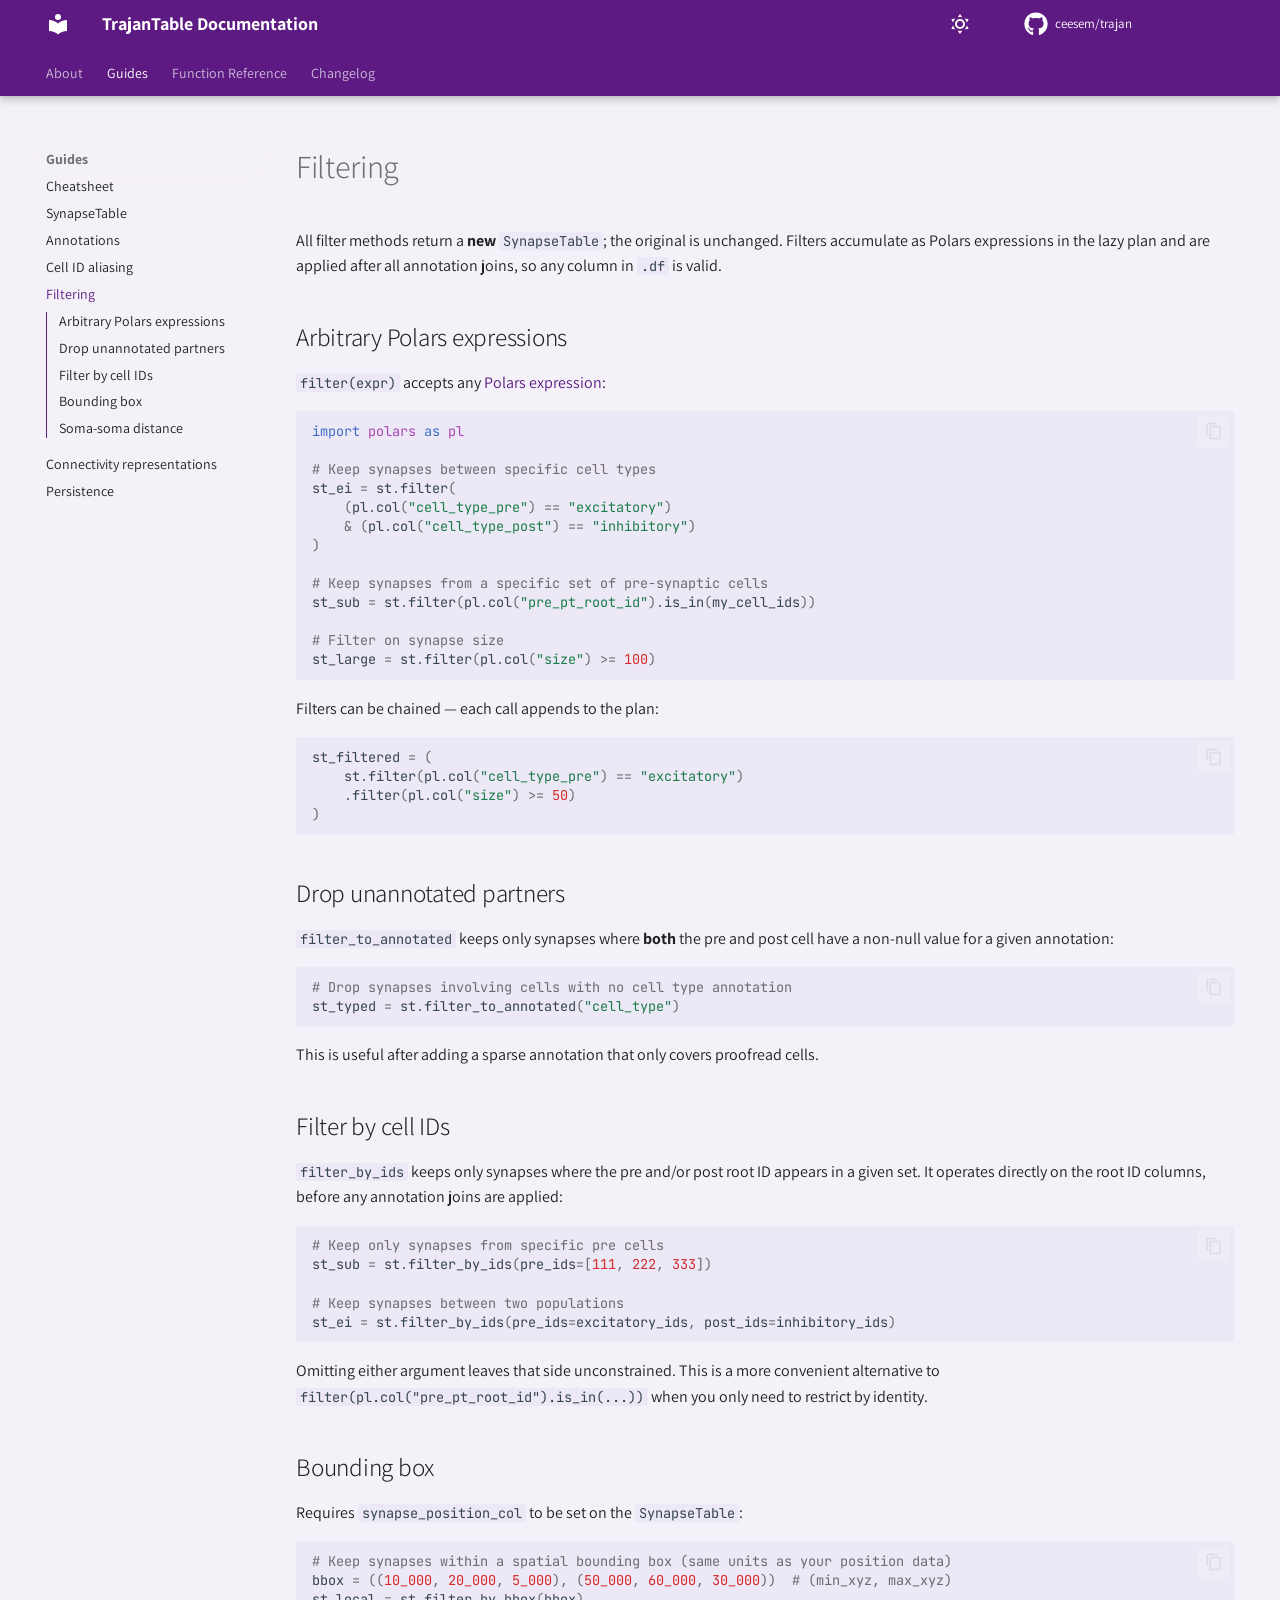
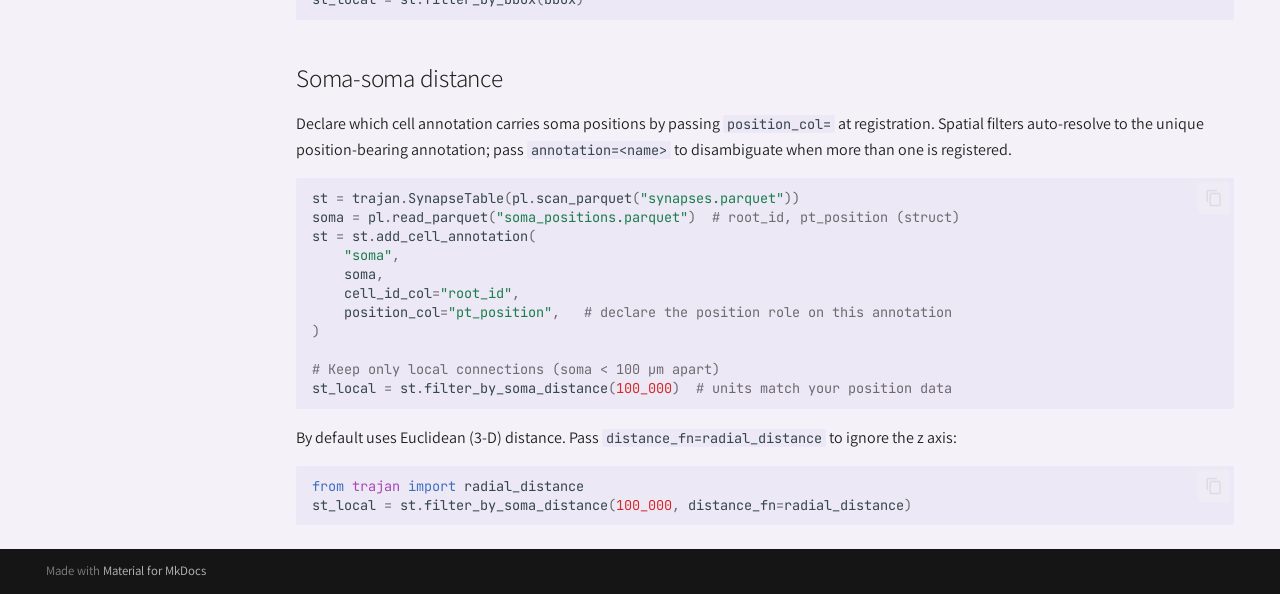
<file: guides/filtering/index.html>
<!doctype html>
<html lang="en" class="no-js">
  <head>
    
      <meta charset="utf-8">
      <meta name="viewport" content="width=device-width,initial-scale=1">
      
      
      
        <link rel="canonical" href="https://ceesem.github.io/trajan/guides/filtering/">
      
      
        <link rel="prev" href="../cell-aliases/">
      
      
        <link rel="next" href="../output/">
      
      
        
      
      
      <link rel="icon" href="../../assets/images/favicon.png">
      <meta name="generator" content="mkdocs-1.6.1, mkdocs-material-9.7.6">
    
    
      
        <title>Filtering - TrajanTable Documentation</title>
      
    
    
      <link rel="stylesheet" href="../../assets/stylesheets/main.484c7ddc.min.css">
      
        
        <link rel="stylesheet" href="../../assets/stylesheets/palette.ab4e12ef.min.css">
      
      


    
    
      
    
    
      
        
        
        <link rel="preconnect" href="https://fonts.gstatic.com" crossorigin>
        <link rel="stylesheet" href="https://fonts.googleapis.com/css?family=Assistant:300,300i,400,400i,700,700i%7CJetbrains+Mono:400,400i,700,700i&display=fallback">
        <style>:root{--md-text-font:"Assistant";--md-code-font:"Jetbrains Mono"}</style>
      
    
    
      <link rel="stylesheet" href="../../assets/_mkdocstrings.css">
    
      <link rel="stylesheet" href="../../stylesheets/extra.css">
    
    <script>__md_scope=new URL("../..",location),__md_hash=e=>[...e].reduce(((e,_)=>(e<<5)-e+_.charCodeAt(0)),0),__md_get=(e,_=localStorage,t=__md_scope)=>JSON.parse(_.getItem(t.pathname+"."+e)),__md_set=(e,_,t=localStorage,a=__md_scope)=>{try{t.setItem(a.pathname+"."+e,JSON.stringify(_))}catch(e){}}</script>
    
      

    
    
  </head>
  
  
    
    
      
    
    
    
    
    <body dir="ltr" data-md-color-scheme="default" data-md-color-primary="deep-purple" data-md-color-accent="cyan">
  
    
    <input class="md-toggle" data-md-toggle="drawer" type="checkbox" id="__drawer" autocomplete="off">
    <input class="md-toggle" data-md-toggle="search" type="checkbox" id="__search" autocomplete="off">
    <label class="md-overlay" for="__drawer"></label>
    <div data-md-component="skip">
      
        
        <a href="#filtering" class="md-skip">
          Skip to content
        </a>
      
    </div>
    <div data-md-component="announce">
      
    </div>
    
    
      

  

<header class="md-header md-header--shadow md-header--lifted" data-md-component="header">
  <nav class="md-header__inner md-grid" aria-label="Header">
    <a href="../.." title="TrajanTable Documentation" class="md-header__button md-logo" aria-label="TrajanTable Documentation" data-md-component="logo">
      
  
  <svg xmlns="http://www.w3.org/2000/svg" viewBox="0 0 24 24"><path d="M12 8a3 3 0 0 0 3-3 3 3 0 0 0-3-3 3 3 0 0 0-3 3 3 3 0 0 0 3 3m0 3.54C9.64 9.35 6.5 8 3 8v11c3.5 0 6.64 1.35 9 3.54 2.36-2.19 5.5-3.54 9-3.54V8c-3.5 0-6.64 1.35-9 3.54"/></svg>

    </a>
    <label class="md-header__button md-icon" for="__drawer">
      
      <svg xmlns="http://www.w3.org/2000/svg" viewBox="0 0 24 24"><path d="M3 6h18v2H3zm0 5h18v2H3zm0 5h18v2H3z"/></svg>
    </label>
    <div class="md-header__title" data-md-component="header-title">
      <div class="md-header__ellipsis">
        <div class="md-header__topic">
          <span class="md-ellipsis">
            TrajanTable Documentation
          </span>
        </div>
        <div class="md-header__topic" data-md-component="header-topic">
          <span class="md-ellipsis">
            
              Filtering
            
          </span>
        </div>
      </div>
    </div>
    
      
        <form class="md-header__option" data-md-component="palette">
  
    
    
    
    <input class="md-option" data-md-color-media="(prefers-color-scheme: light)" data-md-color-scheme="default" data-md-color-primary="deep-purple" data-md-color-accent="cyan"  aria-label="Switch to dark mode"  type="radio" name="__palette" id="__palette_0">
    
      <label class="md-header__button md-icon" title="Switch to dark mode" for="__palette_1" hidden>
        <svg xmlns="http://www.w3.org/2000/svg" viewBox="0 0 24 24"><path d="M12 7a5 5 0 0 1 5 5 5 5 0 0 1-5 5 5 5 0 0 1-5-5 5 5 0 0 1 5-5m0 2a3 3 0 0 0-3 3 3 3 0 0 0 3 3 3 3 0 0 0 3-3 3 3 0 0 0-3-3m0-7 2.39 3.42C13.65 5.15 12.84 5 12 5s-1.65.15-2.39.42zM3.34 7l4.16-.35A7.2 7.2 0 0 0 5.94 8.5c-.44.74-.69 1.5-.83 2.29zm.02 10 1.76-3.77a7.131 7.131 0 0 0 2.38 4.14zM20.65 7l-1.77 3.79a7.02 7.02 0 0 0-2.38-4.15zm-.01 10-4.14.36c.59-.51 1.12-1.14 1.54-1.86.42-.73.69-1.5.83-2.29zM12 22l-2.41-3.44c.74.27 1.55.44 2.41.44.82 0 1.63-.17 2.37-.44z"/></svg>
      </label>
    
  
    
    
    
    <input class="md-option" data-md-color-media="(prefers-color-scheme: dark)" data-md-color-scheme="slate" data-md-color-primary="deep-purple" data-md-color-accent="cyan"  aria-label="Switch to light mode"  type="radio" name="__palette" id="__palette_1">
    
      <label class="md-header__button md-icon" title="Switch to light mode" for="__palette_0" hidden>
        <svg xmlns="http://www.w3.org/2000/svg" viewBox="0 0 24 24"><path d="m17.75 4.09-2.53 1.94.91 3.06-2.63-1.81-2.63 1.81.91-3.06-2.53-1.94L12.44 4l1.06-3 1.06 3zm3.5 6.91-1.64 1.25.59 1.98-1.7-1.17-1.7 1.17.59-1.98L15.75 11l2.06-.05L18.5 9l.69 1.95zm-2.28 4.95c.83-.08 1.72 1.1 1.19 1.85-.32.45-.66.87-1.08 1.27C15.17 23 8.84 23 4.94 19.07c-3.91-3.9-3.91-10.24 0-14.14.4-.4.82-.76 1.27-1.08.75-.53 1.93.36 1.85 1.19-.27 2.86.69 5.83 2.89 8.02a9.96 9.96 0 0 0 8.02 2.89m-1.64 2.02a12.08 12.08 0 0 1-7.8-3.47c-2.17-2.19-3.33-5-3.49-7.82-2.81 3.14-2.7 7.96.31 10.98 3.02 3.01 7.84 3.12 10.98.31"/></svg>
      </label>
    
  
</form>
      
    
    
      <script>var palette=__md_get("__palette");if(palette&&palette.color){if("(prefers-color-scheme)"===palette.color.media){var media=matchMedia("(prefers-color-scheme: light)"),input=document.querySelector(media.matches?"[data-md-color-media='(prefers-color-scheme: light)']":"[data-md-color-media='(prefers-color-scheme: dark)']");palette.color.media=input.getAttribute("data-md-color-media"),palette.color.scheme=input.getAttribute("data-md-color-scheme"),palette.color.primary=input.getAttribute("data-md-color-primary"),palette.color.accent=input.getAttribute("data-md-color-accent")}for(var[key,value]of Object.entries(palette.color))document.body.setAttribute("data-md-color-"+key,value)}</script>
    
    
    
    
      <div class="md-header__source">
        <a href="https://github.com/ceesem/trajan" title="Go to repository" class="md-source" data-md-component="source">
  <div class="md-source__icon md-icon">
    
    <svg xmlns="http://www.w3.org/2000/svg" viewBox="0 0 512 512"><!--! Font Awesome Free 7.1.0 by @fontawesome - https://fontawesome.com License - https://fontawesome.com/license/free (Icons: CC BY 4.0, Fonts: SIL OFL 1.1, Code: MIT License) Copyright 2025 Fonticons, Inc.--><path d="M173.9 397.4c0 2-2.3 3.6-5.2 3.6-3.3.3-5.6-1.3-5.6-3.6 0-2 2.3-3.6 5.2-3.6 3-.3 5.6 1.3 5.6 3.6m-31.1-4.5c-.7 2 1.3 4.3 4.3 4.9 2.6 1 5.6 0 6.2-2s-1.3-4.3-4.3-5.2c-2.6-.7-5.5.3-6.2 2.3m44.2-1.7c-2.9.7-4.9 2.6-4.6 4.9.3 2 2.9 3.3 5.9 2.6 2.9-.7 4.9-2.6 4.6-4.6-.3-1.9-3-3.2-5.9-2.9M252.8 8C114.1 8 8 113.3 8 252c0 110.9 69.8 205.8 169.5 239.2 12.8 2.3 17.3-5.6 17.3-12.1 0-6.2-.3-40.4-.3-61.4 0 0-70 15-84.7-29.8 0 0-11.4-29.1-27.8-36.6 0 0-22.9-15.7 1.6-15.4 0 0 24.9 2 38.6 25.8 21.9 38.6 58.6 27.5 72.9 20.9 2.3-16 8.8-27.1 16-33.7-55.9-6.2-112.3-14.3-112.3-110.5 0-27.5 7.6-41.3 23.6-58.9-2.6-6.5-11.1-33.3 2.6-67.9 20.9-6.5 69 27 69 27 20-5.6 41.5-8.5 62.8-8.5s42.8 2.9 62.8 8.5c0 0 48.1-33.6 69-27 13.7 34.7 5.2 61.4 2.6 67.9 16 17.7 25.8 31.5 25.8 58.9 0 96.5-58.9 104.2-114.8 110.5 9.2 7.9 17 22.9 17 46.4 0 33.7-.3 75.4-.3 83.6 0 6.5 4.6 14.4 17.3 12.1C436.2 457.8 504 362.9 504 252 504 113.3 391.5 8 252.8 8M105.2 352.9c-1.3 1-1 3.3.7 5.2 1.6 1.6 3.9 2.3 5.2 1 1.3-1 1-3.3-.7-5.2-1.6-1.6-3.9-2.3-5.2-1m-10.8-8.1c-.7 1.3.3 2.9 2.3 3.9 1.6 1 3.6.7 4.3-.7.7-1.3-.3-2.9-2.3-3.9-2-.6-3.6-.3-4.3.7m32.4 35.6c-1.6 1.3-1 4.3 1.3 6.2 2.3 2.3 5.2 2.6 6.5 1 1.3-1.3.7-4.3-1.3-6.2-2.2-2.3-5.2-2.6-6.5-1m-11.4-14.7c-1.6 1-1.6 3.6 0 5.9s4.3 3.3 5.6 2.3c1.6-1.3 1.6-3.9 0-6.2-1.4-2.3-4-3.3-5.6-2"/></svg>
  </div>
  <div class="md-source__repository">
    ceesem/trajan
  </div>
</a>
      </div>
    
  </nav>
  
    
      
<nav class="md-tabs" aria-label="Tabs" data-md-component="tabs">
  <div class="md-grid">
    <ul class="md-tabs__list">
      
        
  
  
  
  
    <li class="md-tabs__item">
      <a href="../.." class="md-tabs__link">
        
  
  
    
  
  About

      </a>
    </li>
  

      
        
  
  
  
    
  
  
    
    
      <li class="md-tabs__item md-tabs__item--active">
        <a href="../cheatsheet/" class="md-tabs__link">
          
  
  
    
  
  Guides

        </a>
      </li>
    
  

      
        
  
  
  
  
    
    
      <li class="md-tabs__item">
        <a href="../../reference/api/" class="md-tabs__link">
          
  
  
    
  
  Function Reference

        </a>
      </li>
    
  

      
        
  
  
  
  
    <li class="md-tabs__item">
      <a href="../../changelog/" class="md-tabs__link">
        
  
  
    
  
  Changelog

      </a>
    </li>
  

      
    </ul>
  </div>
</nav>
    
  
</header>
    
    <div class="md-container" data-md-component="container">
      
      
        
      
      <main class="md-main" data-md-component="main">
        <div class="md-main__inner md-grid">
          
            
              
              <div class="md-sidebar md-sidebar--primary" data-md-component="sidebar" data-md-type="navigation" >
                <div class="md-sidebar__scrollwrap">
                  <div class="md-sidebar__inner">
                    


  


  

<nav class="md-nav md-nav--primary md-nav--lifted md-nav--integrated" aria-label="Navigation" data-md-level="0">
  <label class="md-nav__title" for="__drawer">
    <a href="../.." title="TrajanTable Documentation" class="md-nav__button md-logo" aria-label="TrajanTable Documentation" data-md-component="logo">
      
  
  <svg xmlns="http://www.w3.org/2000/svg" viewBox="0 0 24 24"><path d="M12 8a3 3 0 0 0 3-3 3 3 0 0 0-3-3 3 3 0 0 0-3 3 3 3 0 0 0 3 3m0 3.54C9.64 9.35 6.5 8 3 8v11c3.5 0 6.64 1.35 9 3.54 2.36-2.19 5.5-3.54 9-3.54V8c-3.5 0-6.64 1.35-9 3.54"/></svg>

    </a>
    TrajanTable Documentation
  </label>
  
    <div class="md-nav__source">
      <a href="https://github.com/ceesem/trajan" title="Go to repository" class="md-source" data-md-component="source">
  <div class="md-source__icon md-icon">
    
    <svg xmlns="http://www.w3.org/2000/svg" viewBox="0 0 512 512"><!--! Font Awesome Free 7.1.0 by @fontawesome - https://fontawesome.com License - https://fontawesome.com/license/free (Icons: CC BY 4.0, Fonts: SIL OFL 1.1, Code: MIT License) Copyright 2025 Fonticons, Inc.--><path d="M173.9 397.4c0 2-2.3 3.6-5.2 3.6-3.3.3-5.6-1.3-5.6-3.6 0-2 2.3-3.6 5.2-3.6 3-.3 5.6 1.3 5.6 3.6m-31.1-4.5c-.7 2 1.3 4.3 4.3 4.9 2.6 1 5.6 0 6.2-2s-1.3-4.3-4.3-5.2c-2.6-.7-5.5.3-6.2 2.3m44.2-1.7c-2.9.7-4.9 2.6-4.6 4.9.3 2 2.9 3.3 5.9 2.6 2.9-.7 4.9-2.6 4.6-4.6-.3-1.9-3-3.2-5.9-2.9M252.8 8C114.1 8 8 113.3 8 252c0 110.9 69.8 205.8 169.5 239.2 12.8 2.3 17.3-5.6 17.3-12.1 0-6.2-.3-40.4-.3-61.4 0 0-70 15-84.7-29.8 0 0-11.4-29.1-27.8-36.6 0 0-22.9-15.7 1.6-15.4 0 0 24.9 2 38.6 25.8 21.9 38.6 58.6 27.5 72.9 20.9 2.3-16 8.8-27.1 16-33.7-55.9-6.2-112.3-14.3-112.3-110.5 0-27.5 7.6-41.3 23.6-58.9-2.6-6.5-11.1-33.3 2.6-67.9 20.9-6.5 69 27 69 27 20-5.6 41.5-8.5 62.8-8.5s42.8 2.9 62.8 8.5c0 0 48.1-33.6 69-27 13.7 34.7 5.2 61.4 2.6 67.9 16 17.7 25.8 31.5 25.8 58.9 0 96.5-58.9 104.2-114.8 110.5 9.2 7.9 17 22.9 17 46.4 0 33.7-.3 75.4-.3 83.6 0 6.5 4.6 14.4 17.3 12.1C436.2 457.8 504 362.9 504 252 504 113.3 391.5 8 252.8 8M105.2 352.9c-1.3 1-1 3.3.7 5.2 1.6 1.6 3.9 2.3 5.2 1 1.3-1 1-3.3-.7-5.2-1.6-1.6-3.9-2.3-5.2-1m-10.8-8.1c-.7 1.3.3 2.9 2.3 3.9 1.6 1 3.6.7 4.3-.7.7-1.3-.3-2.9-2.3-3.9-2-.6-3.6-.3-4.3.7m32.4 35.6c-1.6 1.3-1 4.3 1.3 6.2 2.3 2.3 5.2 2.6 6.5 1 1.3-1.3.7-4.3-1.3-6.2-2.2-2.3-5.2-2.6-6.5-1m-11.4-14.7c-1.6 1-1.6 3.6 0 5.9s4.3 3.3 5.6 2.3c1.6-1.3 1.6-3.9 0-6.2-1.4-2.3-4-3.3-5.6-2"/></svg>
  </div>
  <div class="md-source__repository">
    ceesem/trajan
  </div>
</a>
    </div>
  
  <ul class="md-nav__list" data-md-scrollfix>
    
      
      
  
  
  
  
    <li class="md-nav__item">
      <a href="../.." class="md-nav__link">
        
  
  
  <span class="md-ellipsis">
    
  
    About
  

    
  </span>
  
  

      </a>
    </li>
  

    
      
      
  
  
    
  
  
  
    
    
      
        
      
        
      
        
      
        
      
        
      
        
      
        
      
    
    
    
      
        
        
      
      
    
    
      
    
    <li class="md-nav__item md-nav__item--active md-nav__item--section md-nav__item--nested">
      
        
        
        <input class="md-nav__toggle md-toggle " type="checkbox" id="__nav_2" checked>
        
          
          <label class="md-nav__link" for="__nav_2" id="__nav_2_label" tabindex="">
            
  
  
  <span class="md-ellipsis">
    
  
    Guides
  

    
  </span>
  
  

            <span class="md-nav__icon md-icon"></span>
          </label>
        
        <nav class="md-nav" data-md-level="1" aria-labelledby="__nav_2_label" aria-expanded="true">
          <label class="md-nav__title" for="__nav_2">
            <span class="md-nav__icon md-icon"></span>
            
  
    Guides
  

          </label>
          <ul class="md-nav__list" data-md-scrollfix>
            
              
                
  
  
  
  
    <li class="md-nav__item">
      <a href="../cheatsheet/" class="md-nav__link">
        
  
  
  <span class="md-ellipsis">
    
  
    Cheatsheet
  

    
  </span>
  
  

      </a>
    </li>
  

              
            
              
                
  
  
  
  
    <li class="md-nav__item">
      <a href="../synapse-table/" class="md-nav__link">
        
  
  
  <span class="md-ellipsis">
    
  
    SynapseTable
  

    
  </span>
  
  

      </a>
    </li>
  

              
            
              
                
  
  
  
  
    <li class="md-nav__item">
      <a href="../annotations/" class="md-nav__link">
        
  
  
  <span class="md-ellipsis">
    
  
    Annotations
  

    
  </span>
  
  

      </a>
    </li>
  

              
            
              
                
  
  
  
  
    <li class="md-nav__item">
      <a href="../cell-aliases/" class="md-nav__link">
        
  
  
  <span class="md-ellipsis">
    
  
    Cell ID aliasing
  

    
  </span>
  
  

      </a>
    </li>
  

              
            
              
                
  
  
    
  
  
  
    <li class="md-nav__item md-nav__item--active">
      
      <input class="md-nav__toggle md-toggle" type="checkbox" id="__toc">
      
      
        
      
      
        <label class="md-nav__link md-nav__link--active" for="__toc">
          
  
  
  <span class="md-ellipsis">
    
  
    Filtering
  

    
  </span>
  
  

          <span class="md-nav__icon md-icon"></span>
        </label>
      
      <a href="./" class="md-nav__link md-nav__link--active">
        
  
  
  <span class="md-ellipsis">
    
  
    Filtering
  

    
  </span>
  
  

      </a>
      
        

<nav class="md-nav md-nav--secondary" aria-label="Table of contents">
  
  
  
    
  
  
    <label class="md-nav__title" for="__toc">
      <span class="md-nav__icon md-icon"></span>
      Table of contents
    </label>
    <ul class="md-nav__list" data-md-component="toc" data-md-scrollfix>
      
        <li class="md-nav__item">
  <a href="#arbitrary-polars-expressions" class="md-nav__link">
    <span class="md-ellipsis">
      
        Arbitrary Polars expressions
      
    </span>
  </a>
  
</li>
      
        <li class="md-nav__item">
  <a href="#drop-unannotated-partners" class="md-nav__link">
    <span class="md-ellipsis">
      
        Drop unannotated partners
      
    </span>
  </a>
  
</li>
      
        <li class="md-nav__item">
  <a href="#filter-by-cell-ids" class="md-nav__link">
    <span class="md-ellipsis">
      
        Filter by cell IDs
      
    </span>
  </a>
  
</li>
      
        <li class="md-nav__item">
  <a href="#bounding-box" class="md-nav__link">
    <span class="md-ellipsis">
      
        Bounding box
      
    </span>
  </a>
  
</li>
      
        <li class="md-nav__item">
  <a href="#soma-soma-distance" class="md-nav__link">
    <span class="md-ellipsis">
      
        Soma-soma distance
      
    </span>
  </a>
  
</li>
      
    </ul>
  
</nav>
      
    </li>
  

              
            
              
                
  
  
  
  
    <li class="md-nav__item">
      <a href="../output/" class="md-nav__link">
        
  
  
  <span class="md-ellipsis">
    
  
    Connectivity representations
  

    
  </span>
  
  

      </a>
    </li>
  

              
            
              
                
  
  
  
  
    <li class="md-nav__item">
      <a href="../persistence/" class="md-nav__link">
        
  
  
  <span class="md-ellipsis">
    
  
    Persistence
  

    
  </span>
  
  

      </a>
    </li>
  

              
            
          </ul>
        </nav>
      
    </li>
  

    
      
      
  
  
  
  
    
    
      
        
      
    
    
    
      
      
    
    
      
        
        
      
    
    <li class="md-nav__item md-nav__item--pruned md-nav__item--nested">
      
        
  
  
  
    <a href="../../reference/api/" class="md-nav__link">
      
  
  
  <span class="md-ellipsis">
    
  
    Function Reference
  

    
  </span>
  
  

      
        <span class="md-nav__icon md-icon"></span>
      
    </a>
  

      
    </li>
  

    
      
      
  
  
  
  
    <li class="md-nav__item">
      <a href="../../changelog/" class="md-nav__link">
        
  
  
  <span class="md-ellipsis">
    
  
    Changelog
  

    
  </span>
  
  

      </a>
    </li>
  

    
  </ul>
</nav>
                  </div>
                </div>
              </div>
            
            
          
          
            <div class="md-content" data-md-component="content">
              
              <article class="md-content__inner md-typeset">
                
                  


  
  


<h1 id="filtering">Filtering</h1>
<p>All filter methods return a <strong>new</strong> <code>SynapseTable</code>; the original is unchanged.
Filters accumulate as Polars expressions in the lazy plan and are applied after
all annotation joins, so any column in <code>.df</code> is valid.</p>
<h2 id="arbitrary-polars-expressions">Arbitrary Polars expressions</h2>
<p><code>filter(expr)</code> accepts any <a href="https://docs.pola.rs/user-guide/expressions/">Polars expression</a>:</p>
<div class="language-python highlight"><pre><span></span><code><span id="__span-0-1"><a id="__codelineno-0-1" name="__codelineno-0-1" href="#__codelineno-0-1"></a><span class="kn">import</span><span class="w"> </span><span class="nn">polars</span><span class="w"> </span><span class="k">as</span><span class="w"> </span><span class="nn">pl</span>
</span><span id="__span-0-2"><a id="__codelineno-0-2" name="__codelineno-0-2" href="#__codelineno-0-2"></a>
</span><span id="__span-0-3"><a id="__codelineno-0-3" name="__codelineno-0-3" href="#__codelineno-0-3"></a><span class="c1"># Keep synapses between specific cell types</span>
</span><span id="__span-0-4"><a id="__codelineno-0-4" name="__codelineno-0-4" href="#__codelineno-0-4"></a><span class="n">st_ei</span> <span class="o">=</span> <span class="n">st</span><span class="o">.</span><span class="n">filter</span><span class="p">(</span>
</span><span id="__span-0-5"><a id="__codelineno-0-5" name="__codelineno-0-5" href="#__codelineno-0-5"></a>    <span class="p">(</span><span class="n">pl</span><span class="o">.</span><span class="n">col</span><span class="p">(</span><span class="s2">&quot;cell_type_pre&quot;</span><span class="p">)</span> <span class="o">==</span> <span class="s2">&quot;excitatory&quot;</span><span class="p">)</span>
</span><span id="__span-0-6"><a id="__codelineno-0-6" name="__codelineno-0-6" href="#__codelineno-0-6"></a>    <span class="o">&amp;</span> <span class="p">(</span><span class="n">pl</span><span class="o">.</span><span class="n">col</span><span class="p">(</span><span class="s2">&quot;cell_type_post&quot;</span><span class="p">)</span> <span class="o">==</span> <span class="s2">&quot;inhibitory&quot;</span><span class="p">)</span>
</span><span id="__span-0-7"><a id="__codelineno-0-7" name="__codelineno-0-7" href="#__codelineno-0-7"></a><span class="p">)</span>
</span><span id="__span-0-8"><a id="__codelineno-0-8" name="__codelineno-0-8" href="#__codelineno-0-8"></a>
</span><span id="__span-0-9"><a id="__codelineno-0-9" name="__codelineno-0-9" href="#__codelineno-0-9"></a><span class="c1"># Keep synapses from a specific set of pre-synaptic cells</span>
</span><span id="__span-0-10"><a id="__codelineno-0-10" name="__codelineno-0-10" href="#__codelineno-0-10"></a><span class="n">st_sub</span> <span class="o">=</span> <span class="n">st</span><span class="o">.</span><span class="n">filter</span><span class="p">(</span><span class="n">pl</span><span class="o">.</span><span class="n">col</span><span class="p">(</span><span class="s2">&quot;pre_pt_root_id&quot;</span><span class="p">)</span><span class="o">.</span><span class="n">is_in</span><span class="p">(</span><span class="n">my_cell_ids</span><span class="p">))</span>
</span><span id="__span-0-11"><a id="__codelineno-0-11" name="__codelineno-0-11" href="#__codelineno-0-11"></a>
</span><span id="__span-0-12"><a id="__codelineno-0-12" name="__codelineno-0-12" href="#__codelineno-0-12"></a><span class="c1"># Filter on synapse size</span>
</span><span id="__span-0-13"><a id="__codelineno-0-13" name="__codelineno-0-13" href="#__codelineno-0-13"></a><span class="n">st_large</span> <span class="o">=</span> <span class="n">st</span><span class="o">.</span><span class="n">filter</span><span class="p">(</span><span class="n">pl</span><span class="o">.</span><span class="n">col</span><span class="p">(</span><span class="s2">&quot;size&quot;</span><span class="p">)</span> <span class="o">&gt;=</span> <span class="mi">100</span><span class="p">)</span>
</span></code></pre></div>
<p>Filters can be chained — each call appends to the plan:</p>
<div class="language-python highlight"><pre><span></span><code><span id="__span-1-1"><a id="__codelineno-1-1" name="__codelineno-1-1" href="#__codelineno-1-1"></a><span class="n">st_filtered</span> <span class="o">=</span> <span class="p">(</span>
</span><span id="__span-1-2"><a id="__codelineno-1-2" name="__codelineno-1-2" href="#__codelineno-1-2"></a>    <span class="n">st</span><span class="o">.</span><span class="n">filter</span><span class="p">(</span><span class="n">pl</span><span class="o">.</span><span class="n">col</span><span class="p">(</span><span class="s2">&quot;cell_type_pre&quot;</span><span class="p">)</span> <span class="o">==</span> <span class="s2">&quot;excitatory&quot;</span><span class="p">)</span>
</span><span id="__span-1-3"><a id="__codelineno-1-3" name="__codelineno-1-3" href="#__codelineno-1-3"></a>    <span class="o">.</span><span class="n">filter</span><span class="p">(</span><span class="n">pl</span><span class="o">.</span><span class="n">col</span><span class="p">(</span><span class="s2">&quot;size&quot;</span><span class="p">)</span> <span class="o">&gt;=</span> <span class="mi">50</span><span class="p">)</span>
</span><span id="__span-1-4"><a id="__codelineno-1-4" name="__codelineno-1-4" href="#__codelineno-1-4"></a><span class="p">)</span>
</span></code></pre></div>
<h2 id="drop-unannotated-partners">Drop unannotated partners</h2>
<p><code>filter_to_annotated</code> keeps only synapses where <strong>both</strong> the pre and post cell
have a non-null value for a given annotation:</p>
<div class="language-python highlight"><pre><span></span><code><span id="__span-2-1"><a id="__codelineno-2-1" name="__codelineno-2-1" href="#__codelineno-2-1"></a><span class="c1"># Drop synapses involving cells with no cell type annotation</span>
</span><span id="__span-2-2"><a id="__codelineno-2-2" name="__codelineno-2-2" href="#__codelineno-2-2"></a><span class="n">st_typed</span> <span class="o">=</span> <span class="n">st</span><span class="o">.</span><span class="n">filter_to_annotated</span><span class="p">(</span><span class="s2">&quot;cell_type&quot;</span><span class="p">)</span>
</span></code></pre></div>
<p>This is useful after adding a sparse annotation that only covers proofread cells.</p>
<h2 id="filter-by-cell-ids">Filter by cell IDs</h2>
<p><code>filter_by_ids</code> keeps only synapses where the pre and/or post root ID appears in
a given set. It operates directly on the root ID columns, before any annotation
joins are applied:</p>
<div class="language-python highlight"><pre><span></span><code><span id="__span-3-1"><a id="__codelineno-3-1" name="__codelineno-3-1" href="#__codelineno-3-1"></a><span class="c1"># Keep only synapses from specific pre cells</span>
</span><span id="__span-3-2"><a id="__codelineno-3-2" name="__codelineno-3-2" href="#__codelineno-3-2"></a><span class="n">st_sub</span> <span class="o">=</span> <span class="n">st</span><span class="o">.</span><span class="n">filter_by_ids</span><span class="p">(</span><span class="n">pre_ids</span><span class="o">=</span><span class="p">[</span><span class="mi">111</span><span class="p">,</span> <span class="mi">222</span><span class="p">,</span> <span class="mi">333</span><span class="p">])</span>
</span><span id="__span-3-3"><a id="__codelineno-3-3" name="__codelineno-3-3" href="#__codelineno-3-3"></a>
</span><span id="__span-3-4"><a id="__codelineno-3-4" name="__codelineno-3-4" href="#__codelineno-3-4"></a><span class="c1"># Keep synapses between two populations</span>
</span><span id="__span-3-5"><a id="__codelineno-3-5" name="__codelineno-3-5" href="#__codelineno-3-5"></a><span class="n">st_ei</span> <span class="o">=</span> <span class="n">st</span><span class="o">.</span><span class="n">filter_by_ids</span><span class="p">(</span><span class="n">pre_ids</span><span class="o">=</span><span class="n">excitatory_ids</span><span class="p">,</span> <span class="n">post_ids</span><span class="o">=</span><span class="n">inhibitory_ids</span><span class="p">)</span>
</span></code></pre></div>
<p>Omitting either argument leaves that side unconstrained. This is a more
convenient alternative to <code>filter(pl.col("pre_pt_root_id").is_in(...))</code> when
you only need to restrict by identity.</p>
<h2 id="bounding-box">Bounding box</h2>
<p>Requires <code>synapse_position_col</code> to be set on the <code>SynapseTable</code>:</p>
<div class="language-python highlight"><pre><span></span><code><span id="__span-4-1"><a id="__codelineno-4-1" name="__codelineno-4-1" href="#__codelineno-4-1"></a><span class="c1"># Keep synapses within a spatial bounding box (same units as your position data)</span>
</span><span id="__span-4-2"><a id="__codelineno-4-2" name="__codelineno-4-2" href="#__codelineno-4-2"></a><span class="n">bbox</span> <span class="o">=</span> <span class="p">((</span><span class="mi">10_000</span><span class="p">,</span> <span class="mi">20_000</span><span class="p">,</span> <span class="mi">5_000</span><span class="p">),</span> <span class="p">(</span><span class="mi">50_000</span><span class="p">,</span> <span class="mi">60_000</span><span class="p">,</span> <span class="mi">30_000</span><span class="p">))</span>  <span class="c1"># (min_xyz, max_xyz)</span>
</span><span id="__span-4-3"><a id="__codelineno-4-3" name="__codelineno-4-3" href="#__codelineno-4-3"></a><span class="n">st_local</span> <span class="o">=</span> <span class="n">st</span><span class="o">.</span><span class="n">filter_by_bbox</span><span class="p">(</span><span class="n">bbox</span><span class="p">)</span>
</span></code></pre></div>
<h2 id="soma-soma-distance">Soma-soma distance</h2>
<p>Declare which cell annotation carries soma positions by passing
<code>position_col=</code> at registration. Spatial filters auto-resolve to the unique
position-bearing annotation; pass <code>annotation=&lt;name&gt;</code> to disambiguate when
more than one is registered.</p>
<div class="language-python highlight"><pre><span></span><code><span id="__span-5-1"><a id="__codelineno-5-1" name="__codelineno-5-1" href="#__codelineno-5-1"></a><span class="n">st</span> <span class="o">=</span> <span class="n">trajan</span><span class="o">.</span><span class="n">SynapseTable</span><span class="p">(</span><span class="n">pl</span><span class="o">.</span><span class="n">scan_parquet</span><span class="p">(</span><span class="s2">&quot;synapses.parquet&quot;</span><span class="p">))</span>
</span><span id="__span-5-2"><a id="__codelineno-5-2" name="__codelineno-5-2" href="#__codelineno-5-2"></a><span class="n">soma</span> <span class="o">=</span> <span class="n">pl</span><span class="o">.</span><span class="n">read_parquet</span><span class="p">(</span><span class="s2">&quot;soma_positions.parquet&quot;</span><span class="p">)</span>  <span class="c1"># root_id, pt_position (struct)</span>
</span><span id="__span-5-3"><a id="__codelineno-5-3" name="__codelineno-5-3" href="#__codelineno-5-3"></a><span class="n">st</span> <span class="o">=</span> <span class="n">st</span><span class="o">.</span><span class="n">add_cell_annotation</span><span class="p">(</span>
</span><span id="__span-5-4"><a id="__codelineno-5-4" name="__codelineno-5-4" href="#__codelineno-5-4"></a>    <span class="s2">&quot;soma&quot;</span><span class="p">,</span>
</span><span id="__span-5-5"><a id="__codelineno-5-5" name="__codelineno-5-5" href="#__codelineno-5-5"></a>    <span class="n">soma</span><span class="p">,</span>
</span><span id="__span-5-6"><a id="__codelineno-5-6" name="__codelineno-5-6" href="#__codelineno-5-6"></a>    <span class="n">cell_id_col</span><span class="o">=</span><span class="s2">&quot;root_id&quot;</span><span class="p">,</span>
</span><span id="__span-5-7"><a id="__codelineno-5-7" name="__codelineno-5-7" href="#__codelineno-5-7"></a>    <span class="n">position_col</span><span class="o">=</span><span class="s2">&quot;pt_position&quot;</span><span class="p">,</span>   <span class="c1"># declare the position role on this annotation</span>
</span><span id="__span-5-8"><a id="__codelineno-5-8" name="__codelineno-5-8" href="#__codelineno-5-8"></a><span class="p">)</span>
</span><span id="__span-5-9"><a id="__codelineno-5-9" name="__codelineno-5-9" href="#__codelineno-5-9"></a>
</span><span id="__span-5-10"><a id="__codelineno-5-10" name="__codelineno-5-10" href="#__codelineno-5-10"></a><span class="c1"># Keep only local connections (soma &lt; 100 µm apart)</span>
</span><span id="__span-5-11"><a id="__codelineno-5-11" name="__codelineno-5-11" href="#__codelineno-5-11"></a><span class="n">st_local</span> <span class="o">=</span> <span class="n">st</span><span class="o">.</span><span class="n">filter_by_soma_distance</span><span class="p">(</span><span class="mi">100_000</span><span class="p">)</span>  <span class="c1"># units match your position data</span>
</span></code></pre></div>
<p>By default uses Euclidean (3-D) distance. Pass <code>distance_fn=radial_distance</code> to
ignore the z axis:</p>
<div class="language-python highlight"><pre><span></span><code><span id="__span-6-1"><a id="__codelineno-6-1" name="__codelineno-6-1" href="#__codelineno-6-1"></a><span class="kn">from</span><span class="w"> </span><span class="nn">trajan</span><span class="w"> </span><span class="kn">import</span> <span class="n">radial_distance</span>
</span><span id="__span-6-2"><a id="__codelineno-6-2" name="__codelineno-6-2" href="#__codelineno-6-2"></a><span class="n">st_local</span> <span class="o">=</span> <span class="n">st</span><span class="o">.</span><span class="n">filter_by_soma_distance</span><span class="p">(</span><span class="mi">100_000</span><span class="p">,</span> <span class="n">distance_fn</span><span class="o">=</span><span class="n">radial_distance</span><span class="p">)</span>
</span></code></pre></div>












                
              </article>
            </div>
          
          
<script>var target=document.getElementById(location.hash.slice(1));target&&target.name&&(target.checked=target.name.startsWith("__tabbed_"))</script>
        </div>
        
          <button type="button" class="md-top md-icon" data-md-component="top" hidden>
  
  <svg xmlns="http://www.w3.org/2000/svg" viewBox="0 0 24 24"><path d="M13 20h-2V8l-5.5 5.5-1.42-1.42L12 4.16l7.92 7.92-1.42 1.42L13 8z"/></svg>
  Back to top
</button>
        
      </main>
      
        <footer class="md-footer">
  
  <div class="md-footer-meta md-typeset">
    <div class="md-footer-meta__inner md-grid">
      <div class="md-copyright">
  
  
    Made with
    <a href="https://squidfunk.github.io/mkdocs-material/" target="_blank" rel="noopener">
      Material for MkDocs
    </a>
  
</div>
      
    </div>
  </div>
</footer>
      
    </div>
    <div class="md-dialog" data-md-component="dialog">
      <div class="md-dialog__inner md-typeset"></div>
    </div>
    
    
    
      
      
      <script id="__config" type="application/json">{"annotate": null, "base": "../..", "features": ["navigation.indexes", "navigation.instant", "navigation.prune", "navigation.tabs", "navigation.tabs.sticky", "toc.follow", "toc.integrate", "navigation.top", "search.suggest", "search.highlight", "search.share", "content.code.copy", "header.autohide"], "search": "../../assets/javascripts/workers/search.2c215733.min.js", "tags": null, "translations": {"clipboard.copied": "Copied to clipboard", "clipboard.copy": "Copy to clipboard", "search.result.more.one": "1 more on this page", "search.result.more.other": "# more on this page", "search.result.none": "No matching documents", "search.result.one": "1 matching document", "search.result.other": "# matching documents", "search.result.placeholder": "Type to start searching", "search.result.term.missing": "Missing", "select.version": "Select version"}, "version": null}</script>
    
    
      <script src="../../assets/javascripts/bundle.79ae519e.min.js"></script>
      
    
  </body>
</html>
</file>
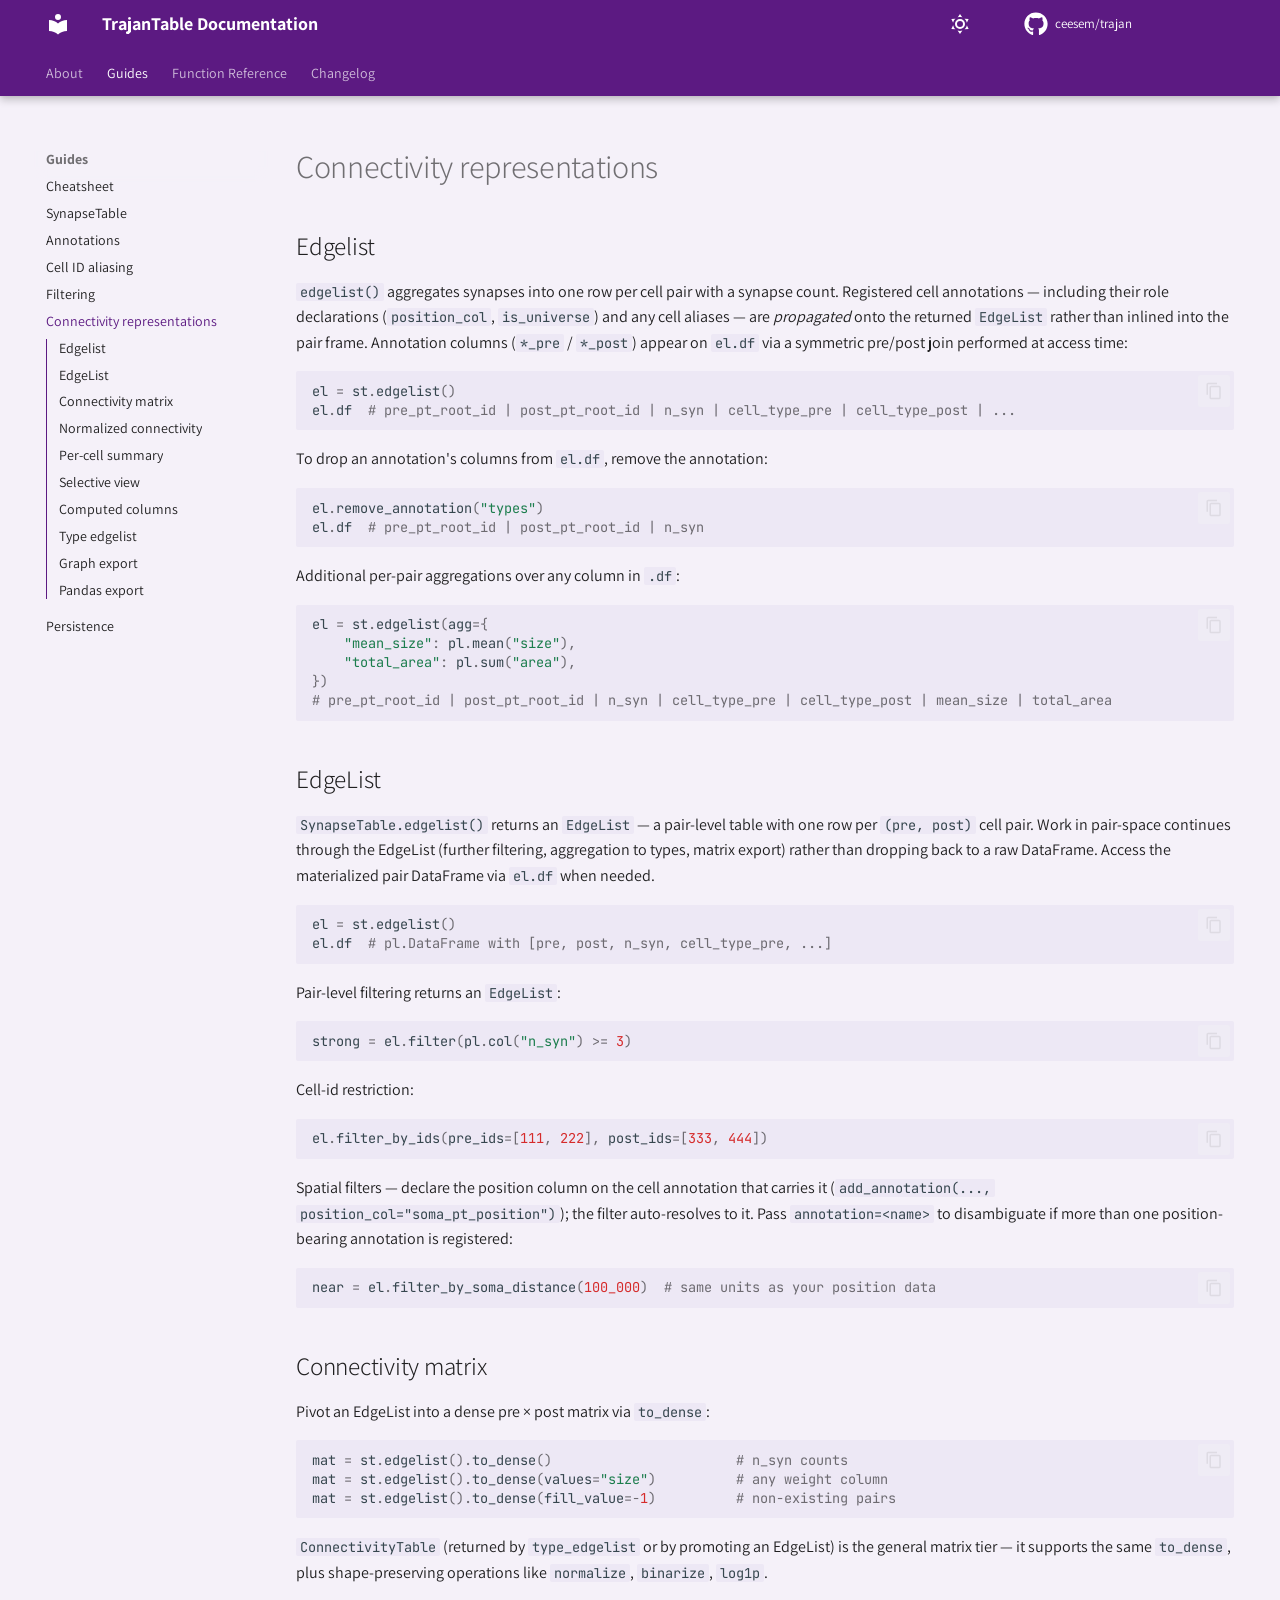
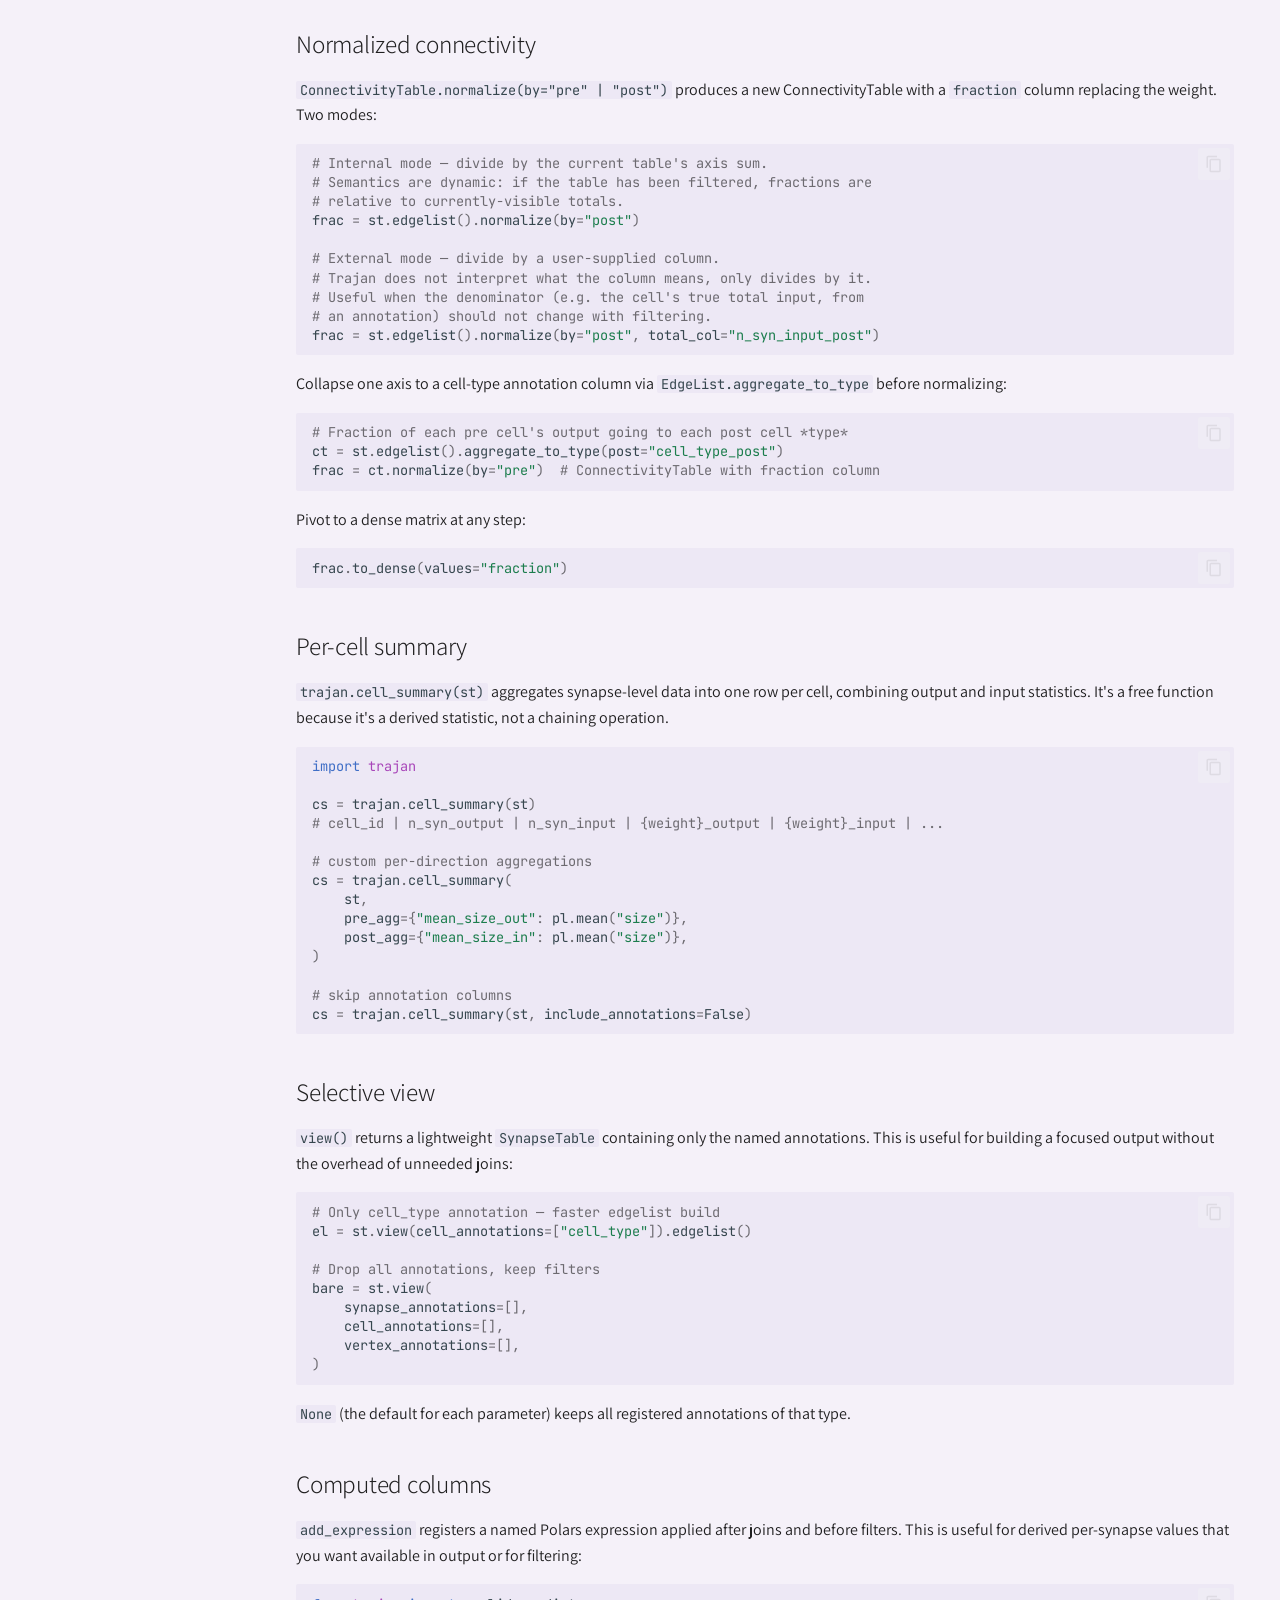
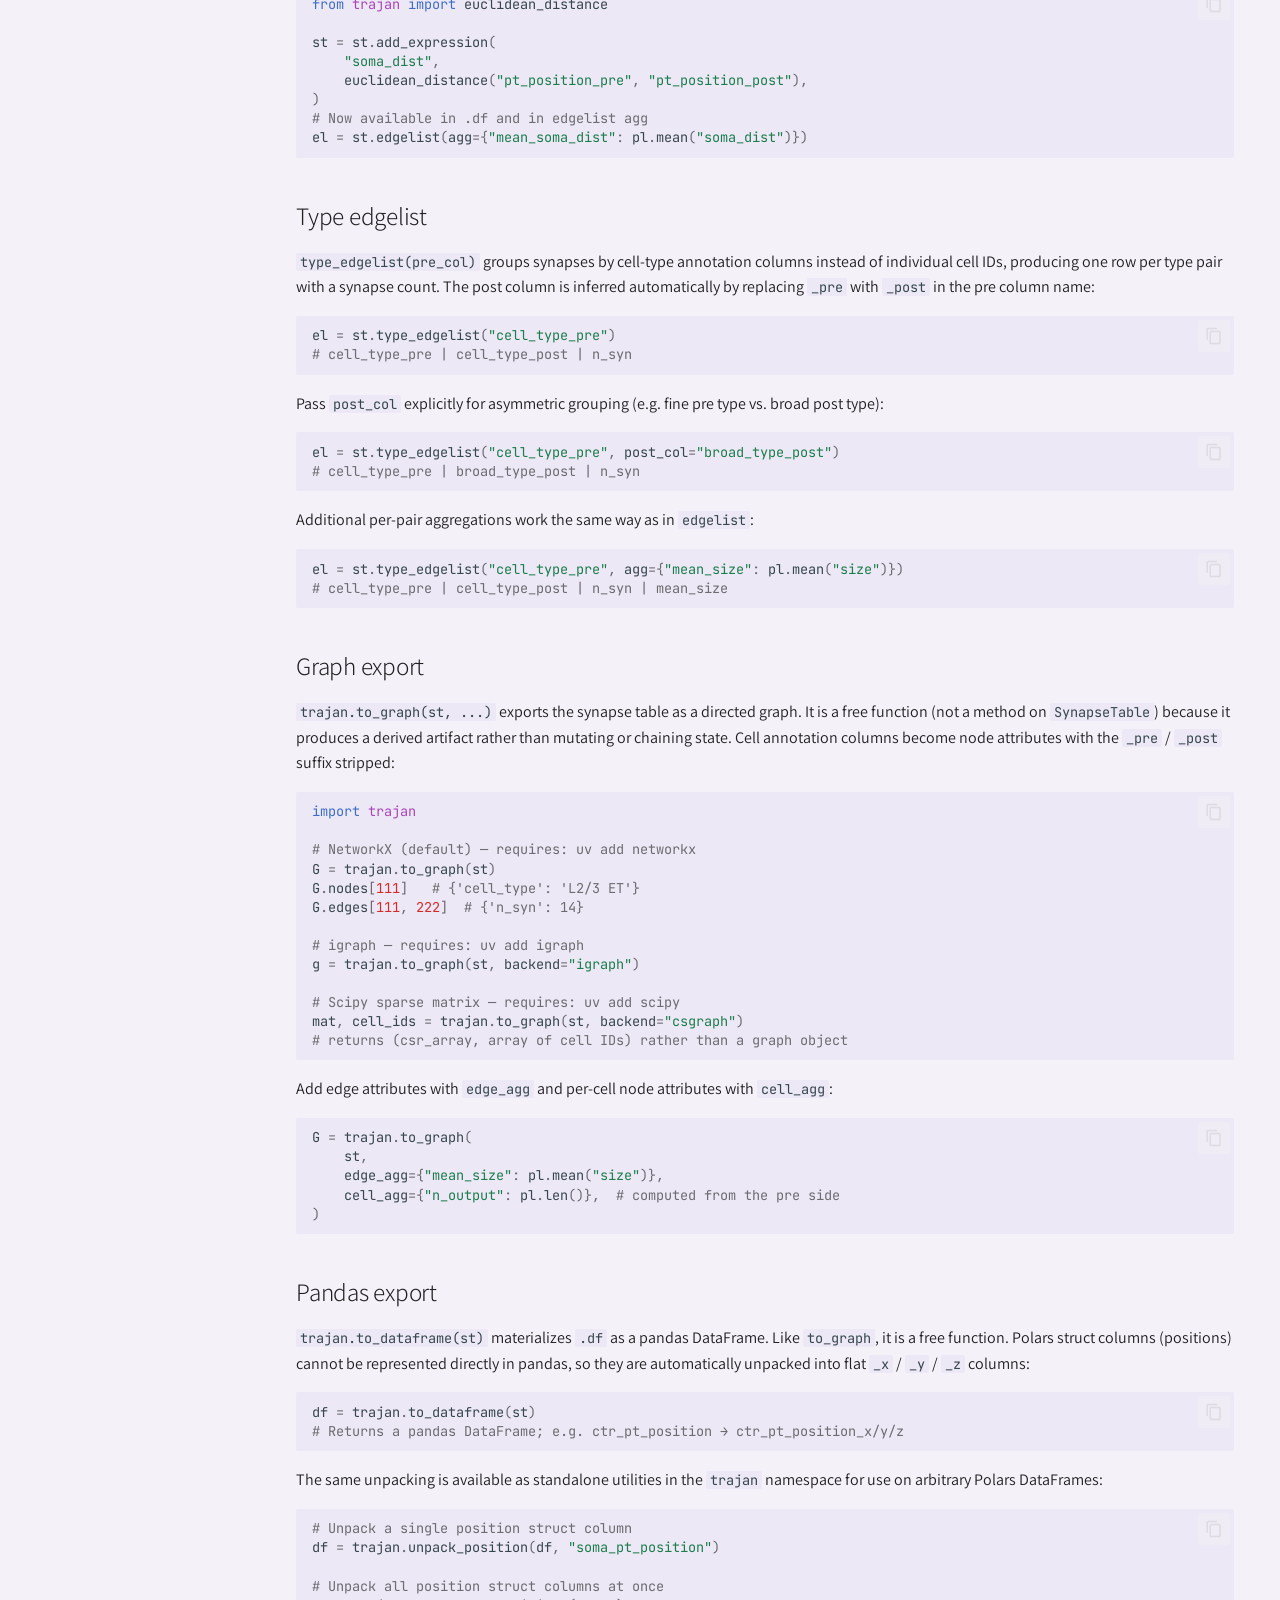
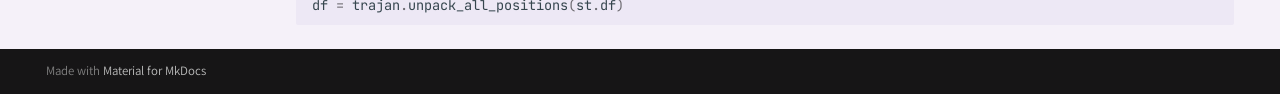
<file: guides/output/index.html>
<!doctype html>
<html lang="en" class="no-js">
  <head>
    
      <meta charset="utf-8">
      <meta name="viewport" content="width=device-width,initial-scale=1">
      
      
      
        <link rel="canonical" href="https://ceesem.github.io/trajan/guides/output/">
      
      
        <link rel="prev" href="../filtering/">
      
      
        <link rel="next" href="../persistence/">
      
      
        
      
      
      <link rel="icon" href="../../assets/images/favicon.png">
      <meta name="generator" content="mkdocs-1.6.1, mkdocs-material-9.7.6">
    
    
      
        <title>Connectivity representations - TrajanTable Documentation</title>
      
    
    
      <link rel="stylesheet" href="../../assets/stylesheets/main.484c7ddc.min.css">
      
        
        <link rel="stylesheet" href="../../assets/stylesheets/palette.ab4e12ef.min.css">
      
      


    
    
      
    
    
      
        
        
        <link rel="preconnect" href="https://fonts.gstatic.com" crossorigin>
        <link rel="stylesheet" href="https://fonts.googleapis.com/css?family=Assistant:300,300i,400,400i,700,700i%7CJetbrains+Mono:400,400i,700,700i&display=fallback">
        <style>:root{--md-text-font:"Assistant";--md-code-font:"Jetbrains Mono"}</style>
      
    
    
      <link rel="stylesheet" href="../../assets/_mkdocstrings.css">
    
      <link rel="stylesheet" href="../../stylesheets/extra.css">
    
    <script>__md_scope=new URL("../..",location),__md_hash=e=>[...e].reduce(((e,_)=>(e<<5)-e+_.charCodeAt(0)),0),__md_get=(e,_=localStorage,t=__md_scope)=>JSON.parse(_.getItem(t.pathname+"."+e)),__md_set=(e,_,t=localStorage,a=__md_scope)=>{try{t.setItem(a.pathname+"."+e,JSON.stringify(_))}catch(e){}}</script>
    
      

    
    
  </head>
  
  
    
    
      
    
    
    
    
    <body dir="ltr" data-md-color-scheme="default" data-md-color-primary="deep-purple" data-md-color-accent="cyan">
  
    
    <input class="md-toggle" data-md-toggle="drawer" type="checkbox" id="__drawer" autocomplete="off">
    <input class="md-toggle" data-md-toggle="search" type="checkbox" id="__search" autocomplete="off">
    <label class="md-overlay" for="__drawer"></label>
    <div data-md-component="skip">
      
        
        <a href="#connectivity-representations" class="md-skip">
          Skip to content
        </a>
      
    </div>
    <div data-md-component="announce">
      
    </div>
    
    
      

  

<header class="md-header md-header--shadow md-header--lifted" data-md-component="header">
  <nav class="md-header__inner md-grid" aria-label="Header">
    <a href="../.." title="TrajanTable Documentation" class="md-header__button md-logo" aria-label="TrajanTable Documentation" data-md-component="logo">
      
  
  <svg xmlns="http://www.w3.org/2000/svg" viewBox="0 0 24 24"><path d="M12 8a3 3 0 0 0 3-3 3 3 0 0 0-3-3 3 3 0 0 0-3 3 3 3 0 0 0 3 3m0 3.54C9.64 9.35 6.5 8 3 8v11c3.5 0 6.64 1.35 9 3.54 2.36-2.19 5.5-3.54 9-3.54V8c-3.5 0-6.64 1.35-9 3.54"/></svg>

    </a>
    <label class="md-header__button md-icon" for="__drawer">
      
      <svg xmlns="http://www.w3.org/2000/svg" viewBox="0 0 24 24"><path d="M3 6h18v2H3zm0 5h18v2H3zm0 5h18v2H3z"/></svg>
    </label>
    <div class="md-header__title" data-md-component="header-title">
      <div class="md-header__ellipsis">
        <div class="md-header__topic">
          <span class="md-ellipsis">
            TrajanTable Documentation
          </span>
        </div>
        <div class="md-header__topic" data-md-component="header-topic">
          <span class="md-ellipsis">
            
              Connectivity representations
            
          </span>
        </div>
      </div>
    </div>
    
      
        <form class="md-header__option" data-md-component="palette">
  
    
    
    
    <input class="md-option" data-md-color-media="(prefers-color-scheme: light)" data-md-color-scheme="default" data-md-color-primary="deep-purple" data-md-color-accent="cyan"  aria-label="Switch to dark mode"  type="radio" name="__palette" id="__palette_0">
    
      <label class="md-header__button md-icon" title="Switch to dark mode" for="__palette_1" hidden>
        <svg xmlns="http://www.w3.org/2000/svg" viewBox="0 0 24 24"><path d="M12 7a5 5 0 0 1 5 5 5 5 0 0 1-5 5 5 5 0 0 1-5-5 5 5 0 0 1 5-5m0 2a3 3 0 0 0-3 3 3 3 0 0 0 3 3 3 3 0 0 0 3-3 3 3 0 0 0-3-3m0-7 2.39 3.42C13.65 5.15 12.84 5 12 5s-1.65.15-2.39.42zM3.34 7l4.16-.35A7.2 7.2 0 0 0 5.94 8.5c-.44.74-.69 1.5-.83 2.29zm.02 10 1.76-3.77a7.131 7.131 0 0 0 2.38 4.14zM20.65 7l-1.77 3.79a7.02 7.02 0 0 0-2.38-4.15zm-.01 10-4.14.36c.59-.51 1.12-1.14 1.54-1.86.42-.73.69-1.5.83-2.29zM12 22l-2.41-3.44c.74.27 1.55.44 2.41.44.82 0 1.63-.17 2.37-.44z"/></svg>
      </label>
    
  
    
    
    
    <input class="md-option" data-md-color-media="(prefers-color-scheme: dark)" data-md-color-scheme="slate" data-md-color-primary="deep-purple" data-md-color-accent="cyan"  aria-label="Switch to light mode"  type="radio" name="__palette" id="__palette_1">
    
      <label class="md-header__button md-icon" title="Switch to light mode" for="__palette_0" hidden>
        <svg xmlns="http://www.w3.org/2000/svg" viewBox="0 0 24 24"><path d="m17.75 4.09-2.53 1.94.91 3.06-2.63-1.81-2.63 1.81.91-3.06-2.53-1.94L12.44 4l1.06-3 1.06 3zm3.5 6.91-1.64 1.25.59 1.98-1.7-1.17-1.7 1.17.59-1.98L15.75 11l2.06-.05L18.5 9l.69 1.95zm-2.28 4.95c.83-.08 1.72 1.1 1.19 1.85-.32.45-.66.87-1.08 1.27C15.17 23 8.84 23 4.94 19.07c-3.91-3.9-3.91-10.24 0-14.14.4-.4.82-.76 1.27-1.08.75-.53 1.93.36 1.85 1.19-.27 2.86.69 5.83 2.89 8.02a9.96 9.96 0 0 0 8.02 2.89m-1.64 2.02a12.08 12.08 0 0 1-7.8-3.47c-2.17-2.19-3.33-5-3.49-7.82-2.81 3.14-2.7 7.96.31 10.98 3.02 3.01 7.84 3.12 10.98.31"/></svg>
      </label>
    
  
</form>
      
    
    
      <script>var palette=__md_get("__palette");if(palette&&palette.color){if("(prefers-color-scheme)"===palette.color.media){var media=matchMedia("(prefers-color-scheme: light)"),input=document.querySelector(media.matches?"[data-md-color-media='(prefers-color-scheme: light)']":"[data-md-color-media='(prefers-color-scheme: dark)']");palette.color.media=input.getAttribute("data-md-color-media"),palette.color.scheme=input.getAttribute("data-md-color-scheme"),palette.color.primary=input.getAttribute("data-md-color-primary"),palette.color.accent=input.getAttribute("data-md-color-accent")}for(var[key,value]of Object.entries(palette.color))document.body.setAttribute("data-md-color-"+key,value)}</script>
    
    
    
    
      <div class="md-header__source">
        <a href="https://github.com/ceesem/trajan" title="Go to repository" class="md-source" data-md-component="source">
  <div class="md-source__icon md-icon">
    
    <svg xmlns="http://www.w3.org/2000/svg" viewBox="0 0 512 512"><!--! Font Awesome Free 7.1.0 by @fontawesome - https://fontawesome.com License - https://fontawesome.com/license/free (Icons: CC BY 4.0, Fonts: SIL OFL 1.1, Code: MIT License) Copyright 2025 Fonticons, Inc.--><path d="M173.9 397.4c0 2-2.3 3.6-5.2 3.6-3.3.3-5.6-1.3-5.6-3.6 0-2 2.3-3.6 5.2-3.6 3-.3 5.6 1.3 5.6 3.6m-31.1-4.5c-.7 2 1.3 4.3 4.3 4.9 2.6 1 5.6 0 6.2-2s-1.3-4.3-4.3-5.2c-2.6-.7-5.5.3-6.2 2.3m44.2-1.7c-2.9.7-4.9 2.6-4.6 4.9.3 2 2.9 3.3 5.9 2.6 2.9-.7 4.9-2.6 4.6-4.6-.3-1.9-3-3.2-5.9-2.9M252.8 8C114.1 8 8 113.3 8 252c0 110.9 69.8 205.8 169.5 239.2 12.8 2.3 17.3-5.6 17.3-12.1 0-6.2-.3-40.4-.3-61.4 0 0-70 15-84.7-29.8 0 0-11.4-29.1-27.8-36.6 0 0-22.9-15.7 1.6-15.4 0 0 24.9 2 38.6 25.8 21.9 38.6 58.6 27.5 72.9 20.9 2.3-16 8.8-27.1 16-33.7-55.9-6.2-112.3-14.3-112.3-110.5 0-27.5 7.6-41.3 23.6-58.9-2.6-6.5-11.1-33.3 2.6-67.9 20.9-6.5 69 27 69 27 20-5.6 41.5-8.5 62.8-8.5s42.8 2.9 62.8 8.5c0 0 48.1-33.6 69-27 13.7 34.7 5.2 61.4 2.6 67.9 16 17.7 25.8 31.5 25.8 58.9 0 96.5-58.9 104.2-114.8 110.5 9.2 7.9 17 22.9 17 46.4 0 33.7-.3 75.4-.3 83.6 0 6.5 4.6 14.4 17.3 12.1C436.2 457.8 504 362.9 504 252 504 113.3 391.5 8 252.8 8M105.2 352.9c-1.3 1-1 3.3.7 5.2 1.6 1.6 3.9 2.3 5.2 1 1.3-1 1-3.3-.7-5.2-1.6-1.6-3.9-2.3-5.2-1m-10.8-8.1c-.7 1.3.3 2.9 2.3 3.9 1.6 1 3.6.7 4.3-.7.7-1.3-.3-2.9-2.3-3.9-2-.6-3.6-.3-4.3.7m32.4 35.6c-1.6 1.3-1 4.3 1.3 6.2 2.3 2.3 5.2 2.6 6.5 1 1.3-1.3.7-4.3-1.3-6.2-2.2-2.3-5.2-2.6-6.5-1m-11.4-14.7c-1.6 1-1.6 3.6 0 5.9s4.3 3.3 5.6 2.3c1.6-1.3 1.6-3.9 0-6.2-1.4-2.3-4-3.3-5.6-2"/></svg>
  </div>
  <div class="md-source__repository">
    ceesem/trajan
  </div>
</a>
      </div>
    
  </nav>
  
    
      
<nav class="md-tabs" aria-label="Tabs" data-md-component="tabs">
  <div class="md-grid">
    <ul class="md-tabs__list">
      
        
  
  
  
  
    <li class="md-tabs__item">
      <a href="../.." class="md-tabs__link">
        
  
  
    
  
  About

      </a>
    </li>
  

      
        
  
  
  
    
  
  
    
    
      <li class="md-tabs__item md-tabs__item--active">
        <a href="../cheatsheet/" class="md-tabs__link">
          
  
  
    
  
  Guides

        </a>
      </li>
    
  

      
        
  
  
  
  
    
    
      <li class="md-tabs__item">
        <a href="../../reference/api/" class="md-tabs__link">
          
  
  
    
  
  Function Reference

        </a>
      </li>
    
  

      
        
  
  
  
  
    <li class="md-tabs__item">
      <a href="../../changelog/" class="md-tabs__link">
        
  
  
    
  
  Changelog

      </a>
    </li>
  

      
    </ul>
  </div>
</nav>
    
  
</header>
    
    <div class="md-container" data-md-component="container">
      
      
        
      
      <main class="md-main" data-md-component="main">
        <div class="md-main__inner md-grid">
          
            
              
              <div class="md-sidebar md-sidebar--primary" data-md-component="sidebar" data-md-type="navigation" >
                <div class="md-sidebar__scrollwrap">
                  <div class="md-sidebar__inner">
                    


  


  

<nav class="md-nav md-nav--primary md-nav--lifted md-nav--integrated" aria-label="Navigation" data-md-level="0">
  <label class="md-nav__title" for="__drawer">
    <a href="../.." title="TrajanTable Documentation" class="md-nav__button md-logo" aria-label="TrajanTable Documentation" data-md-component="logo">
      
  
  <svg xmlns="http://www.w3.org/2000/svg" viewBox="0 0 24 24"><path d="M12 8a3 3 0 0 0 3-3 3 3 0 0 0-3-3 3 3 0 0 0-3 3 3 3 0 0 0 3 3m0 3.54C9.64 9.35 6.5 8 3 8v11c3.5 0 6.64 1.35 9 3.54 2.36-2.19 5.5-3.54 9-3.54V8c-3.5 0-6.64 1.35-9 3.54"/></svg>

    </a>
    TrajanTable Documentation
  </label>
  
    <div class="md-nav__source">
      <a href="https://github.com/ceesem/trajan" title="Go to repository" class="md-source" data-md-component="source">
  <div class="md-source__icon md-icon">
    
    <svg xmlns="http://www.w3.org/2000/svg" viewBox="0 0 512 512"><!--! Font Awesome Free 7.1.0 by @fontawesome - https://fontawesome.com License - https://fontawesome.com/license/free (Icons: CC BY 4.0, Fonts: SIL OFL 1.1, Code: MIT License) Copyright 2025 Fonticons, Inc.--><path d="M173.9 397.4c0 2-2.3 3.6-5.2 3.6-3.3.3-5.6-1.3-5.6-3.6 0-2 2.3-3.6 5.2-3.6 3-.3 5.6 1.3 5.6 3.6m-31.1-4.5c-.7 2 1.3 4.3 4.3 4.9 2.6 1 5.6 0 6.2-2s-1.3-4.3-4.3-5.2c-2.6-.7-5.5.3-6.2 2.3m44.2-1.7c-2.9.7-4.9 2.6-4.6 4.9.3 2 2.9 3.3 5.9 2.6 2.9-.7 4.9-2.6 4.6-4.6-.3-1.9-3-3.2-5.9-2.9M252.8 8C114.1 8 8 113.3 8 252c0 110.9 69.8 205.8 169.5 239.2 12.8 2.3 17.3-5.6 17.3-12.1 0-6.2-.3-40.4-.3-61.4 0 0-70 15-84.7-29.8 0 0-11.4-29.1-27.8-36.6 0 0-22.9-15.7 1.6-15.4 0 0 24.9 2 38.6 25.8 21.9 38.6 58.6 27.5 72.9 20.9 2.3-16 8.8-27.1 16-33.7-55.9-6.2-112.3-14.3-112.3-110.5 0-27.5 7.6-41.3 23.6-58.9-2.6-6.5-11.1-33.3 2.6-67.9 20.9-6.5 69 27 69 27 20-5.6 41.5-8.5 62.8-8.5s42.8 2.9 62.8 8.5c0 0 48.1-33.6 69-27 13.7 34.7 5.2 61.4 2.6 67.9 16 17.7 25.8 31.5 25.8 58.9 0 96.5-58.9 104.2-114.8 110.5 9.2 7.9 17 22.9 17 46.4 0 33.7-.3 75.4-.3 83.6 0 6.5 4.6 14.4 17.3 12.1C436.2 457.8 504 362.9 504 252 504 113.3 391.5 8 252.8 8M105.2 352.9c-1.3 1-1 3.3.7 5.2 1.6 1.6 3.9 2.3 5.2 1 1.3-1 1-3.3-.7-5.2-1.6-1.6-3.9-2.3-5.2-1m-10.8-8.1c-.7 1.3.3 2.9 2.3 3.9 1.6 1 3.6.7 4.3-.7.7-1.3-.3-2.9-2.3-3.9-2-.6-3.6-.3-4.3.7m32.4 35.6c-1.6 1.3-1 4.3 1.3 6.2 2.3 2.3 5.2 2.6 6.5 1 1.3-1.3.7-4.3-1.3-6.2-2.2-2.3-5.2-2.6-6.5-1m-11.4-14.7c-1.6 1-1.6 3.6 0 5.9s4.3 3.3 5.6 2.3c1.6-1.3 1.6-3.9 0-6.2-1.4-2.3-4-3.3-5.6-2"/></svg>
  </div>
  <div class="md-source__repository">
    ceesem/trajan
  </div>
</a>
    </div>
  
  <ul class="md-nav__list" data-md-scrollfix>
    
      
      
  
  
  
  
    <li class="md-nav__item">
      <a href="../.." class="md-nav__link">
        
  
  
  <span class="md-ellipsis">
    
  
    About
  

    
  </span>
  
  

      </a>
    </li>
  

    
      
      
  
  
    
  
  
  
    
    
      
        
      
        
      
        
      
        
      
        
      
        
      
        
      
    
    
    
      
        
        
      
      
    
    
      
    
    <li class="md-nav__item md-nav__item--active md-nav__item--section md-nav__item--nested">
      
        
        
        <input class="md-nav__toggle md-toggle " type="checkbox" id="__nav_2" checked>
        
          
          <label class="md-nav__link" for="__nav_2" id="__nav_2_label" tabindex="">
            
  
  
  <span class="md-ellipsis">
    
  
    Guides
  

    
  </span>
  
  

            <span class="md-nav__icon md-icon"></span>
          </label>
        
        <nav class="md-nav" data-md-level="1" aria-labelledby="__nav_2_label" aria-expanded="true">
          <label class="md-nav__title" for="__nav_2">
            <span class="md-nav__icon md-icon"></span>
            
  
    Guides
  

          </label>
          <ul class="md-nav__list" data-md-scrollfix>
            
              
                
  
  
  
  
    <li class="md-nav__item">
      <a href="../cheatsheet/" class="md-nav__link">
        
  
  
  <span class="md-ellipsis">
    
  
    Cheatsheet
  

    
  </span>
  
  

      </a>
    </li>
  

              
            
              
                
  
  
  
  
    <li class="md-nav__item">
      <a href="../synapse-table/" class="md-nav__link">
        
  
  
  <span class="md-ellipsis">
    
  
    SynapseTable
  

    
  </span>
  
  

      </a>
    </li>
  

              
            
              
                
  
  
  
  
    <li class="md-nav__item">
      <a href="../annotations/" class="md-nav__link">
        
  
  
  <span class="md-ellipsis">
    
  
    Annotations
  

    
  </span>
  
  

      </a>
    </li>
  

              
            
              
                
  
  
  
  
    <li class="md-nav__item">
      <a href="../cell-aliases/" class="md-nav__link">
        
  
  
  <span class="md-ellipsis">
    
  
    Cell ID aliasing
  

    
  </span>
  
  

      </a>
    </li>
  

              
            
              
                
  
  
  
  
    <li class="md-nav__item">
      <a href="../filtering/" class="md-nav__link">
        
  
  
  <span class="md-ellipsis">
    
  
    Filtering
  

    
  </span>
  
  

      </a>
    </li>
  

              
            
              
                
  
  
    
  
  
  
    <li class="md-nav__item md-nav__item--active">
      
      <input class="md-nav__toggle md-toggle" type="checkbox" id="__toc">
      
      
        
      
      
        <label class="md-nav__link md-nav__link--active" for="__toc">
          
  
  
  <span class="md-ellipsis">
    
  
    Connectivity representations
  

    
  </span>
  
  

          <span class="md-nav__icon md-icon"></span>
        </label>
      
      <a href="./" class="md-nav__link md-nav__link--active">
        
  
  
  <span class="md-ellipsis">
    
  
    Connectivity representations
  

    
  </span>
  
  

      </a>
      
        

<nav class="md-nav md-nav--secondary" aria-label="Table of contents">
  
  
  
    
  
  
    <label class="md-nav__title" for="__toc">
      <span class="md-nav__icon md-icon"></span>
      Table of contents
    </label>
    <ul class="md-nav__list" data-md-component="toc" data-md-scrollfix>
      
        <li class="md-nav__item">
  <a href="#edgelist" class="md-nav__link">
    <span class="md-ellipsis">
      
        Edgelist
      
    </span>
  </a>
  
</li>
      
        <li class="md-nav__item">
  <a href="#edgelist_1" class="md-nav__link">
    <span class="md-ellipsis">
      
        EdgeList
      
    </span>
  </a>
  
</li>
      
        <li class="md-nav__item">
  <a href="#connectivity-matrix" class="md-nav__link">
    <span class="md-ellipsis">
      
        Connectivity matrix
      
    </span>
  </a>
  
</li>
      
        <li class="md-nav__item">
  <a href="#normalized-connectivity" class="md-nav__link">
    <span class="md-ellipsis">
      
        Normalized connectivity
      
    </span>
  </a>
  
</li>
      
        <li class="md-nav__item">
  <a href="#per-cell-summary" class="md-nav__link">
    <span class="md-ellipsis">
      
        Per-cell summary
      
    </span>
  </a>
  
</li>
      
        <li class="md-nav__item">
  <a href="#selective-view" class="md-nav__link">
    <span class="md-ellipsis">
      
        Selective view
      
    </span>
  </a>
  
</li>
      
        <li class="md-nav__item">
  <a href="#computed-columns" class="md-nav__link">
    <span class="md-ellipsis">
      
        Computed columns
      
    </span>
  </a>
  
</li>
      
        <li class="md-nav__item">
  <a href="#type-edgelist" class="md-nav__link">
    <span class="md-ellipsis">
      
        Type edgelist
      
    </span>
  </a>
  
</li>
      
        <li class="md-nav__item">
  <a href="#graph-export" class="md-nav__link">
    <span class="md-ellipsis">
      
        Graph export
      
    </span>
  </a>
  
</li>
      
        <li class="md-nav__item">
  <a href="#pandas-export" class="md-nav__link">
    <span class="md-ellipsis">
      
        Pandas export
      
    </span>
  </a>
  
</li>
      
    </ul>
  
</nav>
      
    </li>
  

              
            
              
                
  
  
  
  
    <li class="md-nav__item">
      <a href="../persistence/" class="md-nav__link">
        
  
  
  <span class="md-ellipsis">
    
  
    Persistence
  

    
  </span>
  
  

      </a>
    </li>
  

              
            
          </ul>
        </nav>
      
    </li>
  

    
      
      
  
  
  
  
    
    
      
        
      
    
    
    
      
      
    
    
      
        
        
      
    
    <li class="md-nav__item md-nav__item--pruned md-nav__item--nested">
      
        
  
  
  
    <a href="../../reference/api/" class="md-nav__link">
      
  
  
  <span class="md-ellipsis">
    
  
    Function Reference
  

    
  </span>
  
  

      
        <span class="md-nav__icon md-icon"></span>
      
    </a>
  

      
    </li>
  

    
      
      
  
  
  
  
    <li class="md-nav__item">
      <a href="../../changelog/" class="md-nav__link">
        
  
  
  <span class="md-ellipsis">
    
  
    Changelog
  

    
  </span>
  
  

      </a>
    </li>
  

    
  </ul>
</nav>
                  </div>
                </div>
              </div>
            
            
          
          
            <div class="md-content" data-md-component="content">
              
              <article class="md-content__inner md-typeset">
                
                  


  
  


<h1 id="connectivity-representations">Connectivity representations</h1>
<h2 id="edgelist">Edgelist</h2>
<p><code>edgelist()</code> aggregates synapses into one row per cell pair with a synapse
count. Registered cell annotations — including their role declarations
(<code>position_col</code>, <code>is_universe</code>) and any cell aliases — are <em>propagated</em> onto
the returned <code>EdgeList</code> rather than inlined into the pair frame. Annotation
columns (<code>*_pre</code> / <code>*_post</code>) appear on <code>el.df</code> via a symmetric pre/post join
performed at access time:</p>
<div class="language-python highlight"><pre><span></span><code><span id="__span-0-1"><a id="__codelineno-0-1" name="__codelineno-0-1" href="#__codelineno-0-1"></a><span class="n">el</span> <span class="o">=</span> <span class="n">st</span><span class="o">.</span><span class="n">edgelist</span><span class="p">()</span>
</span><span id="__span-0-2"><a id="__codelineno-0-2" name="__codelineno-0-2" href="#__codelineno-0-2"></a><span class="n">el</span><span class="o">.</span><span class="n">df</span>  <span class="c1"># pre_pt_root_id | post_pt_root_id | n_syn | cell_type_pre | cell_type_post | ...</span>
</span></code></pre></div>
<p>To drop an annotation's columns from <code>el.df</code>, remove the annotation:</p>
<div class="language-python highlight"><pre><span></span><code><span id="__span-1-1"><a id="__codelineno-1-1" name="__codelineno-1-1" href="#__codelineno-1-1"></a><span class="n">el</span><span class="o">.</span><span class="n">remove_annotation</span><span class="p">(</span><span class="s2">&quot;types&quot;</span><span class="p">)</span>
</span><span id="__span-1-2"><a id="__codelineno-1-2" name="__codelineno-1-2" href="#__codelineno-1-2"></a><span class="n">el</span><span class="o">.</span><span class="n">df</span>  <span class="c1"># pre_pt_root_id | post_pt_root_id | n_syn</span>
</span></code></pre></div>
<p>Additional per-pair aggregations over any column in <code>.df</code>:</p>
<div class="language-python highlight"><pre><span></span><code><span id="__span-2-1"><a id="__codelineno-2-1" name="__codelineno-2-1" href="#__codelineno-2-1"></a><span class="n">el</span> <span class="o">=</span> <span class="n">st</span><span class="o">.</span><span class="n">edgelist</span><span class="p">(</span><span class="n">agg</span><span class="o">=</span><span class="p">{</span>
</span><span id="__span-2-2"><a id="__codelineno-2-2" name="__codelineno-2-2" href="#__codelineno-2-2"></a>    <span class="s2">&quot;mean_size&quot;</span><span class="p">:</span> <span class="n">pl</span><span class="o">.</span><span class="n">mean</span><span class="p">(</span><span class="s2">&quot;size&quot;</span><span class="p">),</span>
</span><span id="__span-2-3"><a id="__codelineno-2-3" name="__codelineno-2-3" href="#__codelineno-2-3"></a>    <span class="s2">&quot;total_area&quot;</span><span class="p">:</span> <span class="n">pl</span><span class="o">.</span><span class="n">sum</span><span class="p">(</span><span class="s2">&quot;area&quot;</span><span class="p">),</span>
</span><span id="__span-2-4"><a id="__codelineno-2-4" name="__codelineno-2-4" href="#__codelineno-2-4"></a><span class="p">})</span>
</span><span id="__span-2-5"><a id="__codelineno-2-5" name="__codelineno-2-5" href="#__codelineno-2-5"></a><span class="c1"># pre_pt_root_id | post_pt_root_id | n_syn | cell_type_pre | cell_type_post | mean_size | total_area</span>
</span></code></pre></div>
<h2 id="edgelist_1">EdgeList</h2>
<p><code>SynapseTable.edgelist()</code> returns an <code>EdgeList</code> — a pair-level table with
one row per <code>(pre, post)</code> cell pair. Work in pair-space continues through
the EdgeList (further filtering, aggregation to types, matrix export)
rather than dropping back to a raw DataFrame. Access the materialized pair
DataFrame via <code>el.df</code> when needed.</p>
<div class="language-python highlight"><pre><span></span><code><span id="__span-3-1"><a id="__codelineno-3-1" name="__codelineno-3-1" href="#__codelineno-3-1"></a><span class="n">el</span> <span class="o">=</span> <span class="n">st</span><span class="o">.</span><span class="n">edgelist</span><span class="p">()</span>
</span><span id="__span-3-2"><a id="__codelineno-3-2" name="__codelineno-3-2" href="#__codelineno-3-2"></a><span class="n">el</span><span class="o">.</span><span class="n">df</span>  <span class="c1"># pl.DataFrame with [pre, post, n_syn, cell_type_pre, ...]</span>
</span></code></pre></div>
<p>Pair-level filtering returns an <code>EdgeList</code>:</p>
<div class="language-python highlight"><pre><span></span><code><span id="__span-4-1"><a id="__codelineno-4-1" name="__codelineno-4-1" href="#__codelineno-4-1"></a><span class="n">strong</span> <span class="o">=</span> <span class="n">el</span><span class="o">.</span><span class="n">filter</span><span class="p">(</span><span class="n">pl</span><span class="o">.</span><span class="n">col</span><span class="p">(</span><span class="s2">&quot;n_syn&quot;</span><span class="p">)</span> <span class="o">&gt;=</span> <span class="mi">3</span><span class="p">)</span>
</span></code></pre></div>
<p>Cell-id restriction:</p>
<div class="language-python highlight"><pre><span></span><code><span id="__span-5-1"><a id="__codelineno-5-1" name="__codelineno-5-1" href="#__codelineno-5-1"></a><span class="n">el</span><span class="o">.</span><span class="n">filter_by_ids</span><span class="p">(</span><span class="n">pre_ids</span><span class="o">=</span><span class="p">[</span><span class="mi">111</span><span class="p">,</span> <span class="mi">222</span><span class="p">],</span> <span class="n">post_ids</span><span class="o">=</span><span class="p">[</span><span class="mi">333</span><span class="p">,</span> <span class="mi">444</span><span class="p">])</span>
</span></code></pre></div>
<p>Spatial filters — declare the position column on the cell annotation that
carries it (<code>add_annotation(..., position_col="soma_pt_position")</code>); the
filter auto-resolves to it. Pass <code>annotation=&lt;name&gt;</code> to disambiguate if more
than one position-bearing annotation is registered:</p>
<div class="language-python highlight"><pre><span></span><code><span id="__span-6-1"><a id="__codelineno-6-1" name="__codelineno-6-1" href="#__codelineno-6-1"></a><span class="n">near</span> <span class="o">=</span> <span class="n">el</span><span class="o">.</span><span class="n">filter_by_soma_distance</span><span class="p">(</span><span class="mi">100_000</span><span class="p">)</span>  <span class="c1"># same units as your position data</span>
</span></code></pre></div>
<h2 id="connectivity-matrix">Connectivity matrix</h2>
<p>Pivot an EdgeList into a dense pre × post matrix via <code>to_dense</code>:</p>
<div class="language-python highlight"><pre><span></span><code><span id="__span-7-1"><a id="__codelineno-7-1" name="__codelineno-7-1" href="#__codelineno-7-1"></a><span class="n">mat</span> <span class="o">=</span> <span class="n">st</span><span class="o">.</span><span class="n">edgelist</span><span class="p">()</span><span class="o">.</span><span class="n">to_dense</span><span class="p">()</span>                       <span class="c1"># n_syn counts</span>
</span><span id="__span-7-2"><a id="__codelineno-7-2" name="__codelineno-7-2" href="#__codelineno-7-2"></a><span class="n">mat</span> <span class="o">=</span> <span class="n">st</span><span class="o">.</span><span class="n">edgelist</span><span class="p">()</span><span class="o">.</span><span class="n">to_dense</span><span class="p">(</span><span class="n">values</span><span class="o">=</span><span class="s2">&quot;size&quot;</span><span class="p">)</span>          <span class="c1"># any weight column</span>
</span><span id="__span-7-3"><a id="__codelineno-7-3" name="__codelineno-7-3" href="#__codelineno-7-3"></a><span class="n">mat</span> <span class="o">=</span> <span class="n">st</span><span class="o">.</span><span class="n">edgelist</span><span class="p">()</span><span class="o">.</span><span class="n">to_dense</span><span class="p">(</span><span class="n">fill_value</span><span class="o">=-</span><span class="mi">1</span><span class="p">)</span>          <span class="c1"># non-existing pairs</span>
</span></code></pre></div>
<p><code>ConnectivityTable</code> (returned by <code>type_edgelist</code> or by promoting an
EdgeList) is the general matrix tier — it supports the same <code>to_dense</code>,
plus shape-preserving operations like <code>normalize</code>, <code>binarize</code>, <code>log1p</code>.</p>
<h2 id="normalized-connectivity">Normalized connectivity</h2>
<p><code>ConnectivityTable.normalize(by="pre" | "post")</code> produces a new
ConnectivityTable with a <code>fraction</code> column replacing the weight. Two
modes:</p>
<div class="language-python highlight"><pre><span></span><code><span id="__span-8-1"><a id="__codelineno-8-1" name="__codelineno-8-1" href="#__codelineno-8-1"></a><span class="c1"># Internal mode — divide by the current table&#39;s axis sum.</span>
</span><span id="__span-8-2"><a id="__codelineno-8-2" name="__codelineno-8-2" href="#__codelineno-8-2"></a><span class="c1"># Semantics are dynamic: if the table has been filtered, fractions are</span>
</span><span id="__span-8-3"><a id="__codelineno-8-3" name="__codelineno-8-3" href="#__codelineno-8-3"></a><span class="c1"># relative to currently-visible totals.</span>
</span><span id="__span-8-4"><a id="__codelineno-8-4" name="__codelineno-8-4" href="#__codelineno-8-4"></a><span class="n">frac</span> <span class="o">=</span> <span class="n">st</span><span class="o">.</span><span class="n">edgelist</span><span class="p">()</span><span class="o">.</span><span class="n">normalize</span><span class="p">(</span><span class="n">by</span><span class="o">=</span><span class="s2">&quot;post&quot;</span><span class="p">)</span>
</span><span id="__span-8-5"><a id="__codelineno-8-5" name="__codelineno-8-5" href="#__codelineno-8-5"></a>
</span><span id="__span-8-6"><a id="__codelineno-8-6" name="__codelineno-8-6" href="#__codelineno-8-6"></a><span class="c1"># External mode — divide by a user-supplied column.</span>
</span><span id="__span-8-7"><a id="__codelineno-8-7" name="__codelineno-8-7" href="#__codelineno-8-7"></a><span class="c1"># Trajan does not interpret what the column means, only divides by it.</span>
</span><span id="__span-8-8"><a id="__codelineno-8-8" name="__codelineno-8-8" href="#__codelineno-8-8"></a><span class="c1"># Useful when the denominator (e.g. the cell&#39;s true total input, from</span>
</span><span id="__span-8-9"><a id="__codelineno-8-9" name="__codelineno-8-9" href="#__codelineno-8-9"></a><span class="c1"># an annotation) should not change with filtering.</span>
</span><span id="__span-8-10"><a id="__codelineno-8-10" name="__codelineno-8-10" href="#__codelineno-8-10"></a><span class="n">frac</span> <span class="o">=</span> <span class="n">st</span><span class="o">.</span><span class="n">edgelist</span><span class="p">()</span><span class="o">.</span><span class="n">normalize</span><span class="p">(</span><span class="n">by</span><span class="o">=</span><span class="s2">&quot;post&quot;</span><span class="p">,</span> <span class="n">total_col</span><span class="o">=</span><span class="s2">&quot;n_syn_input_post&quot;</span><span class="p">)</span>
</span></code></pre></div>
<p>Collapse one axis to a cell-type annotation column via
<code>EdgeList.aggregate_to_type</code> before normalizing:</p>
<div class="language-python highlight"><pre><span></span><code><span id="__span-9-1"><a id="__codelineno-9-1" name="__codelineno-9-1" href="#__codelineno-9-1"></a><span class="c1"># Fraction of each pre cell&#39;s output going to each post cell *type*</span>
</span><span id="__span-9-2"><a id="__codelineno-9-2" name="__codelineno-9-2" href="#__codelineno-9-2"></a><span class="n">ct</span> <span class="o">=</span> <span class="n">st</span><span class="o">.</span><span class="n">edgelist</span><span class="p">()</span><span class="o">.</span><span class="n">aggregate_to_type</span><span class="p">(</span><span class="n">post</span><span class="o">=</span><span class="s2">&quot;cell_type_post&quot;</span><span class="p">)</span>
</span><span id="__span-9-3"><a id="__codelineno-9-3" name="__codelineno-9-3" href="#__codelineno-9-3"></a><span class="n">frac</span> <span class="o">=</span> <span class="n">ct</span><span class="o">.</span><span class="n">normalize</span><span class="p">(</span><span class="n">by</span><span class="o">=</span><span class="s2">&quot;pre&quot;</span><span class="p">)</span>  <span class="c1"># ConnectivityTable with fraction column</span>
</span></code></pre></div>
<p>Pivot to a dense matrix at any step:</p>
<div class="language-python highlight"><pre><span></span><code><span id="__span-10-1"><a id="__codelineno-10-1" name="__codelineno-10-1" href="#__codelineno-10-1"></a><span class="n">frac</span><span class="o">.</span><span class="n">to_dense</span><span class="p">(</span><span class="n">values</span><span class="o">=</span><span class="s2">&quot;fraction&quot;</span><span class="p">)</span>
</span></code></pre></div>
<h2 id="per-cell-summary">Per-cell summary</h2>
<p><code>trajan.cell_summary(st)</code> aggregates synapse-level data into one row per
cell, combining output and input statistics. It's a free function because
it's a derived statistic, not a chaining operation.</p>
<div class="language-python highlight"><pre><span></span><code><span id="__span-11-1"><a id="__codelineno-11-1" name="__codelineno-11-1" href="#__codelineno-11-1"></a><span class="kn">import</span><span class="w"> </span><span class="nn">trajan</span>
</span><span id="__span-11-2"><a id="__codelineno-11-2" name="__codelineno-11-2" href="#__codelineno-11-2"></a>
</span><span id="__span-11-3"><a id="__codelineno-11-3" name="__codelineno-11-3" href="#__codelineno-11-3"></a><span class="n">cs</span> <span class="o">=</span> <span class="n">trajan</span><span class="o">.</span><span class="n">cell_summary</span><span class="p">(</span><span class="n">st</span><span class="p">)</span>
</span><span id="__span-11-4"><a id="__codelineno-11-4" name="__codelineno-11-4" href="#__codelineno-11-4"></a><span class="c1"># cell_id | n_syn_output | n_syn_input | {weight}_output | {weight}_input | ...</span>
</span><span id="__span-11-5"><a id="__codelineno-11-5" name="__codelineno-11-5" href="#__codelineno-11-5"></a>
</span><span id="__span-11-6"><a id="__codelineno-11-6" name="__codelineno-11-6" href="#__codelineno-11-6"></a><span class="c1"># custom per-direction aggregations</span>
</span><span id="__span-11-7"><a id="__codelineno-11-7" name="__codelineno-11-7" href="#__codelineno-11-7"></a><span class="n">cs</span> <span class="o">=</span> <span class="n">trajan</span><span class="o">.</span><span class="n">cell_summary</span><span class="p">(</span>
</span><span id="__span-11-8"><a id="__codelineno-11-8" name="__codelineno-11-8" href="#__codelineno-11-8"></a>    <span class="n">st</span><span class="p">,</span>
</span><span id="__span-11-9"><a id="__codelineno-11-9" name="__codelineno-11-9" href="#__codelineno-11-9"></a>    <span class="n">pre_agg</span><span class="o">=</span><span class="p">{</span><span class="s2">&quot;mean_size_out&quot;</span><span class="p">:</span> <span class="n">pl</span><span class="o">.</span><span class="n">mean</span><span class="p">(</span><span class="s2">&quot;size&quot;</span><span class="p">)},</span>
</span><span id="__span-11-10"><a id="__codelineno-11-10" name="__codelineno-11-10" href="#__codelineno-11-10"></a>    <span class="n">post_agg</span><span class="o">=</span><span class="p">{</span><span class="s2">&quot;mean_size_in&quot;</span><span class="p">:</span> <span class="n">pl</span><span class="o">.</span><span class="n">mean</span><span class="p">(</span><span class="s2">&quot;size&quot;</span><span class="p">)},</span>
</span><span id="__span-11-11"><a id="__codelineno-11-11" name="__codelineno-11-11" href="#__codelineno-11-11"></a><span class="p">)</span>
</span><span id="__span-11-12"><a id="__codelineno-11-12" name="__codelineno-11-12" href="#__codelineno-11-12"></a>
</span><span id="__span-11-13"><a id="__codelineno-11-13" name="__codelineno-11-13" href="#__codelineno-11-13"></a><span class="c1"># skip annotation columns</span>
</span><span id="__span-11-14"><a id="__codelineno-11-14" name="__codelineno-11-14" href="#__codelineno-11-14"></a><span class="n">cs</span> <span class="o">=</span> <span class="n">trajan</span><span class="o">.</span><span class="n">cell_summary</span><span class="p">(</span><span class="n">st</span><span class="p">,</span> <span class="n">include_annotations</span><span class="o">=</span><span class="kc">False</span><span class="p">)</span>
</span></code></pre></div>
<h2 id="selective-view">Selective view</h2>
<p><code>view()</code> returns a lightweight <code>SynapseTable</code> containing only the named
annotations. This is useful for building a focused output without the overhead
of unneeded joins:</p>
<div class="language-python highlight"><pre><span></span><code><span id="__span-12-1"><a id="__codelineno-12-1" name="__codelineno-12-1" href="#__codelineno-12-1"></a><span class="c1"># Only cell_type annotation — faster edgelist build</span>
</span><span id="__span-12-2"><a id="__codelineno-12-2" name="__codelineno-12-2" href="#__codelineno-12-2"></a><span class="n">el</span> <span class="o">=</span> <span class="n">st</span><span class="o">.</span><span class="n">view</span><span class="p">(</span><span class="n">cell_annotations</span><span class="o">=</span><span class="p">[</span><span class="s2">&quot;cell_type&quot;</span><span class="p">])</span><span class="o">.</span><span class="n">edgelist</span><span class="p">()</span>
</span><span id="__span-12-3"><a id="__codelineno-12-3" name="__codelineno-12-3" href="#__codelineno-12-3"></a>
</span><span id="__span-12-4"><a id="__codelineno-12-4" name="__codelineno-12-4" href="#__codelineno-12-4"></a><span class="c1"># Drop all annotations, keep filters</span>
</span><span id="__span-12-5"><a id="__codelineno-12-5" name="__codelineno-12-5" href="#__codelineno-12-5"></a><span class="n">bare</span> <span class="o">=</span> <span class="n">st</span><span class="o">.</span><span class="n">view</span><span class="p">(</span>
</span><span id="__span-12-6"><a id="__codelineno-12-6" name="__codelineno-12-6" href="#__codelineno-12-6"></a>    <span class="n">synapse_annotations</span><span class="o">=</span><span class="p">[],</span>
</span><span id="__span-12-7"><a id="__codelineno-12-7" name="__codelineno-12-7" href="#__codelineno-12-7"></a>    <span class="n">cell_annotations</span><span class="o">=</span><span class="p">[],</span>
</span><span id="__span-12-8"><a id="__codelineno-12-8" name="__codelineno-12-8" href="#__codelineno-12-8"></a>    <span class="n">vertex_annotations</span><span class="o">=</span><span class="p">[],</span>
</span><span id="__span-12-9"><a id="__codelineno-12-9" name="__codelineno-12-9" href="#__codelineno-12-9"></a><span class="p">)</span>
</span></code></pre></div>
<p><code>None</code> (the default for each parameter) keeps all registered annotations of
that type.</p>
<h2 id="computed-columns">Computed columns</h2>
<p><code>add_expression</code> registers a named Polars expression applied after joins and
before filters. This is useful for derived per-synapse values that you want
available in output or for filtering:</p>
<div class="language-python highlight"><pre><span></span><code><span id="__span-13-1"><a id="__codelineno-13-1" name="__codelineno-13-1" href="#__codelineno-13-1"></a><span class="kn">from</span><span class="w"> </span><span class="nn">trajan</span><span class="w"> </span><span class="kn">import</span> <span class="n">euclidean_distance</span>
</span><span id="__span-13-2"><a id="__codelineno-13-2" name="__codelineno-13-2" href="#__codelineno-13-2"></a>
</span><span id="__span-13-3"><a id="__codelineno-13-3" name="__codelineno-13-3" href="#__codelineno-13-3"></a><span class="n">st</span> <span class="o">=</span> <span class="n">st</span><span class="o">.</span><span class="n">add_expression</span><span class="p">(</span>
</span><span id="__span-13-4"><a id="__codelineno-13-4" name="__codelineno-13-4" href="#__codelineno-13-4"></a>    <span class="s2">&quot;soma_dist&quot;</span><span class="p">,</span>
</span><span id="__span-13-5"><a id="__codelineno-13-5" name="__codelineno-13-5" href="#__codelineno-13-5"></a>    <span class="n">euclidean_distance</span><span class="p">(</span><span class="s2">&quot;pt_position_pre&quot;</span><span class="p">,</span> <span class="s2">&quot;pt_position_post&quot;</span><span class="p">),</span>
</span><span id="__span-13-6"><a id="__codelineno-13-6" name="__codelineno-13-6" href="#__codelineno-13-6"></a><span class="p">)</span>
</span><span id="__span-13-7"><a id="__codelineno-13-7" name="__codelineno-13-7" href="#__codelineno-13-7"></a><span class="c1"># Now available in .df and in edgelist agg</span>
</span><span id="__span-13-8"><a id="__codelineno-13-8" name="__codelineno-13-8" href="#__codelineno-13-8"></a><span class="n">el</span> <span class="o">=</span> <span class="n">st</span><span class="o">.</span><span class="n">edgelist</span><span class="p">(</span><span class="n">agg</span><span class="o">=</span><span class="p">{</span><span class="s2">&quot;mean_soma_dist&quot;</span><span class="p">:</span> <span class="n">pl</span><span class="o">.</span><span class="n">mean</span><span class="p">(</span><span class="s2">&quot;soma_dist&quot;</span><span class="p">)})</span>
</span></code></pre></div>
<h2 id="type-edgelist">Type edgelist</h2>
<p><code>type_edgelist(pre_col)</code> groups synapses by cell-type annotation columns instead
of individual cell IDs, producing one row per type pair with a synapse count.
The post column is inferred automatically by replacing <code>_pre</code> with <code>_post</code> in the
pre column name:</p>
<div class="language-python highlight"><pre><span></span><code><span id="__span-14-1"><a id="__codelineno-14-1" name="__codelineno-14-1" href="#__codelineno-14-1"></a><span class="n">el</span> <span class="o">=</span> <span class="n">st</span><span class="o">.</span><span class="n">type_edgelist</span><span class="p">(</span><span class="s2">&quot;cell_type_pre&quot;</span><span class="p">)</span>
</span><span id="__span-14-2"><a id="__codelineno-14-2" name="__codelineno-14-2" href="#__codelineno-14-2"></a><span class="c1"># cell_type_pre | cell_type_post | n_syn</span>
</span></code></pre></div>
<p>Pass <code>post_col</code> explicitly for asymmetric grouping (e.g. fine pre type vs. broad
post type):</p>
<div class="language-python highlight"><pre><span></span><code><span id="__span-15-1"><a id="__codelineno-15-1" name="__codelineno-15-1" href="#__codelineno-15-1"></a><span class="n">el</span> <span class="o">=</span> <span class="n">st</span><span class="o">.</span><span class="n">type_edgelist</span><span class="p">(</span><span class="s2">&quot;cell_type_pre&quot;</span><span class="p">,</span> <span class="n">post_col</span><span class="o">=</span><span class="s2">&quot;broad_type_post&quot;</span><span class="p">)</span>
</span><span id="__span-15-2"><a id="__codelineno-15-2" name="__codelineno-15-2" href="#__codelineno-15-2"></a><span class="c1"># cell_type_pre | broad_type_post | n_syn</span>
</span></code></pre></div>
<p>Additional per-pair aggregations work the same way as in <code>edgelist</code>:</p>
<div class="language-python highlight"><pre><span></span><code><span id="__span-16-1"><a id="__codelineno-16-1" name="__codelineno-16-1" href="#__codelineno-16-1"></a><span class="n">el</span> <span class="o">=</span> <span class="n">st</span><span class="o">.</span><span class="n">type_edgelist</span><span class="p">(</span><span class="s2">&quot;cell_type_pre&quot;</span><span class="p">,</span> <span class="n">agg</span><span class="o">=</span><span class="p">{</span><span class="s2">&quot;mean_size&quot;</span><span class="p">:</span> <span class="n">pl</span><span class="o">.</span><span class="n">mean</span><span class="p">(</span><span class="s2">&quot;size&quot;</span><span class="p">)})</span>
</span><span id="__span-16-2"><a id="__codelineno-16-2" name="__codelineno-16-2" href="#__codelineno-16-2"></a><span class="c1"># cell_type_pre | cell_type_post | n_syn | mean_size</span>
</span></code></pre></div>
<h2 id="graph-export">Graph export</h2>
<p><code>trajan.to_graph(st, ...)</code> exports the synapse table as a directed graph. It is
a free function (not a method on <code>SynapseTable</code>) because it produces a derived
artifact rather than mutating or chaining state. Cell annotation columns
become node attributes with the <code>_pre</code> / <code>_post</code> suffix stripped:</p>
<div class="language-python highlight"><pre><span></span><code><span id="__span-17-1"><a id="__codelineno-17-1" name="__codelineno-17-1" href="#__codelineno-17-1"></a><span class="kn">import</span><span class="w"> </span><span class="nn">trajan</span>
</span><span id="__span-17-2"><a id="__codelineno-17-2" name="__codelineno-17-2" href="#__codelineno-17-2"></a>
</span><span id="__span-17-3"><a id="__codelineno-17-3" name="__codelineno-17-3" href="#__codelineno-17-3"></a><span class="c1"># NetworkX (default) — requires: uv add networkx</span>
</span><span id="__span-17-4"><a id="__codelineno-17-4" name="__codelineno-17-4" href="#__codelineno-17-4"></a><span class="n">G</span> <span class="o">=</span> <span class="n">trajan</span><span class="o">.</span><span class="n">to_graph</span><span class="p">(</span><span class="n">st</span><span class="p">)</span>
</span><span id="__span-17-5"><a id="__codelineno-17-5" name="__codelineno-17-5" href="#__codelineno-17-5"></a><span class="n">G</span><span class="o">.</span><span class="n">nodes</span><span class="p">[</span><span class="mi">111</span><span class="p">]</span>   <span class="c1"># {&#39;cell_type&#39;: &#39;L2/3 ET&#39;}</span>
</span><span id="__span-17-6"><a id="__codelineno-17-6" name="__codelineno-17-6" href="#__codelineno-17-6"></a><span class="n">G</span><span class="o">.</span><span class="n">edges</span><span class="p">[</span><span class="mi">111</span><span class="p">,</span> <span class="mi">222</span><span class="p">]</span>  <span class="c1"># {&#39;n_syn&#39;: 14}</span>
</span><span id="__span-17-7"><a id="__codelineno-17-7" name="__codelineno-17-7" href="#__codelineno-17-7"></a>
</span><span id="__span-17-8"><a id="__codelineno-17-8" name="__codelineno-17-8" href="#__codelineno-17-8"></a><span class="c1"># igraph — requires: uv add igraph</span>
</span><span id="__span-17-9"><a id="__codelineno-17-9" name="__codelineno-17-9" href="#__codelineno-17-9"></a><span class="n">g</span> <span class="o">=</span> <span class="n">trajan</span><span class="o">.</span><span class="n">to_graph</span><span class="p">(</span><span class="n">st</span><span class="p">,</span> <span class="n">backend</span><span class="o">=</span><span class="s2">&quot;igraph&quot;</span><span class="p">)</span>
</span><span id="__span-17-10"><a id="__codelineno-17-10" name="__codelineno-17-10" href="#__codelineno-17-10"></a>
</span><span id="__span-17-11"><a id="__codelineno-17-11" name="__codelineno-17-11" href="#__codelineno-17-11"></a><span class="c1"># Scipy sparse matrix — requires: uv add scipy</span>
</span><span id="__span-17-12"><a id="__codelineno-17-12" name="__codelineno-17-12" href="#__codelineno-17-12"></a><span class="n">mat</span><span class="p">,</span> <span class="n">cell_ids</span> <span class="o">=</span> <span class="n">trajan</span><span class="o">.</span><span class="n">to_graph</span><span class="p">(</span><span class="n">st</span><span class="p">,</span> <span class="n">backend</span><span class="o">=</span><span class="s2">&quot;csgraph&quot;</span><span class="p">)</span>
</span><span id="__span-17-13"><a id="__codelineno-17-13" name="__codelineno-17-13" href="#__codelineno-17-13"></a><span class="c1"># returns (csr_array, array of cell IDs) rather than a graph object</span>
</span></code></pre></div>
<p>Add edge attributes with <code>edge_agg</code> and per-cell node attributes with <code>cell_agg</code>:</p>
<div class="language-python highlight"><pre><span></span><code><span id="__span-18-1"><a id="__codelineno-18-1" name="__codelineno-18-1" href="#__codelineno-18-1"></a><span class="n">G</span> <span class="o">=</span> <span class="n">trajan</span><span class="o">.</span><span class="n">to_graph</span><span class="p">(</span>
</span><span id="__span-18-2"><a id="__codelineno-18-2" name="__codelineno-18-2" href="#__codelineno-18-2"></a>    <span class="n">st</span><span class="p">,</span>
</span><span id="__span-18-3"><a id="__codelineno-18-3" name="__codelineno-18-3" href="#__codelineno-18-3"></a>    <span class="n">edge_agg</span><span class="o">=</span><span class="p">{</span><span class="s2">&quot;mean_size&quot;</span><span class="p">:</span> <span class="n">pl</span><span class="o">.</span><span class="n">mean</span><span class="p">(</span><span class="s2">&quot;size&quot;</span><span class="p">)},</span>
</span><span id="__span-18-4"><a id="__codelineno-18-4" name="__codelineno-18-4" href="#__codelineno-18-4"></a>    <span class="n">cell_agg</span><span class="o">=</span><span class="p">{</span><span class="s2">&quot;n_output&quot;</span><span class="p">:</span> <span class="n">pl</span><span class="o">.</span><span class="n">len</span><span class="p">()},</span>  <span class="c1"># computed from the pre side</span>
</span><span id="__span-18-5"><a id="__codelineno-18-5" name="__codelineno-18-5" href="#__codelineno-18-5"></a><span class="p">)</span>
</span></code></pre></div>
<h2 id="pandas-export">Pandas export</h2>
<p><code>trajan.to_dataframe(st)</code> materializes <code>.df</code> as a pandas DataFrame. Like
<code>to_graph</code>, it is a free function. Polars struct columns (positions) cannot be
represented directly in pandas, so they are automatically unpacked into flat
<code>_x</code> / <code>_y</code> / <code>_z</code> columns:</p>
<div class="language-python highlight"><pre><span></span><code><span id="__span-19-1"><a id="__codelineno-19-1" name="__codelineno-19-1" href="#__codelineno-19-1"></a><span class="n">df</span> <span class="o">=</span> <span class="n">trajan</span><span class="o">.</span><span class="n">to_dataframe</span><span class="p">(</span><span class="n">st</span><span class="p">)</span>
</span><span id="__span-19-2"><a id="__codelineno-19-2" name="__codelineno-19-2" href="#__codelineno-19-2"></a><span class="c1"># Returns a pandas DataFrame; e.g. ctr_pt_position → ctr_pt_position_x/y/z</span>
</span></code></pre></div>
<p>The same unpacking is available as standalone utilities in the <code>trajan</code> namespace
for use on arbitrary Polars DataFrames:</p>
<div class="language-python highlight"><pre><span></span><code><span id="__span-20-1"><a id="__codelineno-20-1" name="__codelineno-20-1" href="#__codelineno-20-1"></a><span class="c1"># Unpack a single position struct column</span>
</span><span id="__span-20-2"><a id="__codelineno-20-2" name="__codelineno-20-2" href="#__codelineno-20-2"></a><span class="n">df</span> <span class="o">=</span> <span class="n">trajan</span><span class="o">.</span><span class="n">unpack_position</span><span class="p">(</span><span class="n">df</span><span class="p">,</span> <span class="s2">&quot;soma_pt_position&quot;</span><span class="p">)</span>
</span><span id="__span-20-3"><a id="__codelineno-20-3" name="__codelineno-20-3" href="#__codelineno-20-3"></a>
</span><span id="__span-20-4"><a id="__codelineno-20-4" name="__codelineno-20-4" href="#__codelineno-20-4"></a><span class="c1"># Unpack all position struct columns at once</span>
</span><span id="__span-20-5"><a id="__codelineno-20-5" name="__codelineno-20-5" href="#__codelineno-20-5"></a><span class="n">df</span> <span class="o">=</span> <span class="n">trajan</span><span class="o">.</span><span class="n">unpack_all_positions</span><span class="p">(</span><span class="n">st</span><span class="o">.</span><span class="n">df</span><span class="p">)</span>
</span></code></pre></div>












                
              </article>
            </div>
          
          
<script>var target=document.getElementById(location.hash.slice(1));target&&target.name&&(target.checked=target.name.startsWith("__tabbed_"))</script>
        </div>
        
          <button type="button" class="md-top md-icon" data-md-component="top" hidden>
  
  <svg xmlns="http://www.w3.org/2000/svg" viewBox="0 0 24 24"><path d="M13 20h-2V8l-5.5 5.5-1.42-1.42L12 4.16l7.92 7.92-1.42 1.42L13 8z"/></svg>
  Back to top
</button>
        
      </main>
      
        <footer class="md-footer">
  
  <div class="md-footer-meta md-typeset">
    <div class="md-footer-meta__inner md-grid">
      <div class="md-copyright">
  
  
    Made with
    <a href="https://squidfunk.github.io/mkdocs-material/" target="_blank" rel="noopener">
      Material for MkDocs
    </a>
  
</div>
      
    </div>
  </div>
</footer>
      
    </div>
    <div class="md-dialog" data-md-component="dialog">
      <div class="md-dialog__inner md-typeset"></div>
    </div>
    
    
    
      
      
      <script id="__config" type="application/json">{"annotate": null, "base": "../..", "features": ["navigation.indexes", "navigation.instant", "navigation.prune", "navigation.tabs", "navigation.tabs.sticky", "toc.follow", "toc.integrate", "navigation.top", "search.suggest", "search.highlight", "search.share", "content.code.copy", "header.autohide"], "search": "../../assets/javascripts/workers/search.2c215733.min.js", "tags": null, "translations": {"clipboard.copied": "Copied to clipboard", "clipboard.copy": "Copy to clipboard", "search.result.more.one": "1 more on this page", "search.result.more.other": "# more on this page", "search.result.none": "No matching documents", "search.result.one": "1 matching document", "search.result.other": "# matching documents", "search.result.placeholder": "Type to start searching", "search.result.term.missing": "Missing", "select.version": "Select version"}, "version": null}</script>
    
    
      <script src="../../assets/javascripts/bundle.79ae519e.min.js"></script>
      
    
  </body>
</html>
</file>
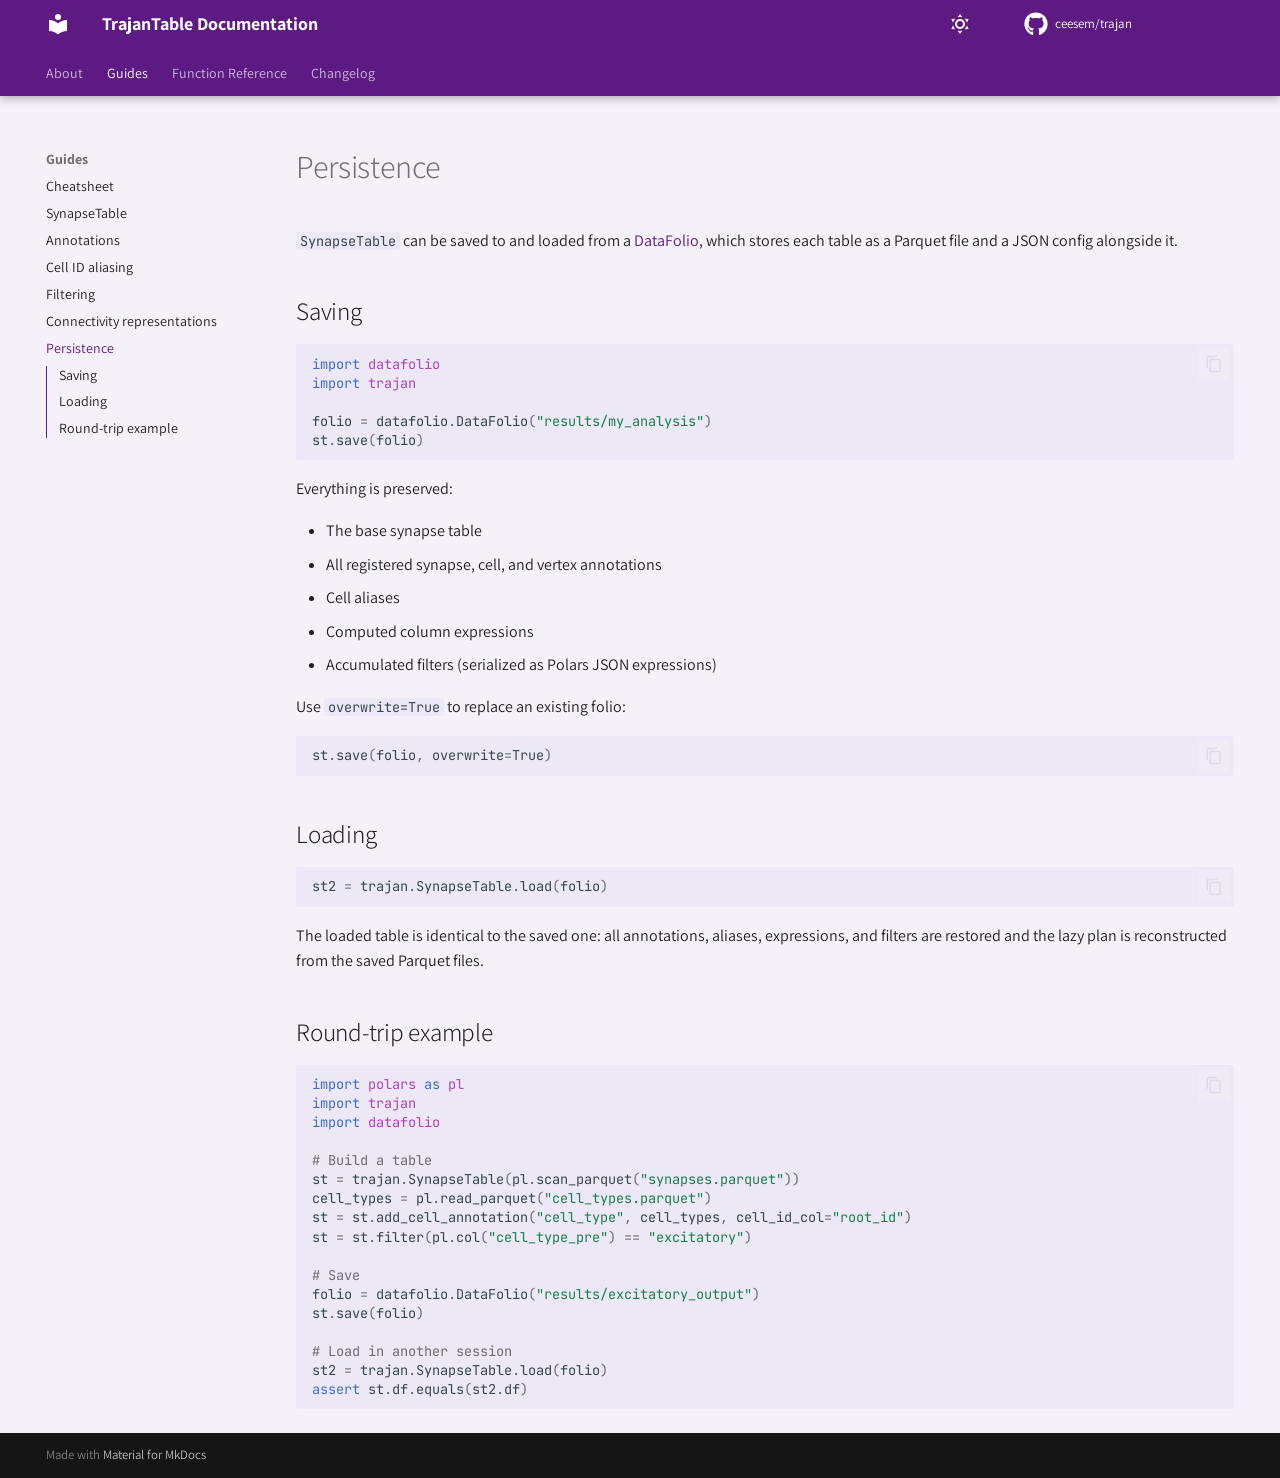
<file: guides/persistence/index.html>
<!doctype html>
<html lang="en" class="no-js">
  <head>
    
      <meta charset="utf-8">
      <meta name="viewport" content="width=device-width,initial-scale=1">
      
      
      
        <link rel="canonical" href="https://ceesem.github.io/trajan/guides/persistence/">
      
      
        <link rel="prev" href="../output/">
      
      
        <link rel="next" href="../../reference/api/">
      
      
        
      
      
      <link rel="icon" href="../../assets/images/favicon.png">
      <meta name="generator" content="mkdocs-1.6.1, mkdocs-material-9.7.6">
    
    
      
        <title>Persistence - TrajanTable Documentation</title>
      
    
    
      <link rel="stylesheet" href="../../assets/stylesheets/main.484c7ddc.min.css">
      
        
        <link rel="stylesheet" href="../../assets/stylesheets/palette.ab4e12ef.min.css">
      
      


    
    
      
    
    
      
        
        
        <link rel="preconnect" href="https://fonts.gstatic.com" crossorigin>
        <link rel="stylesheet" href="https://fonts.googleapis.com/css?family=Assistant:300,300i,400,400i,700,700i%7CJetbrains+Mono:400,400i,700,700i&display=fallback">
        <style>:root{--md-text-font:"Assistant";--md-code-font:"Jetbrains Mono"}</style>
      
    
    
      <link rel="stylesheet" href="../../assets/_mkdocstrings.css">
    
      <link rel="stylesheet" href="../../stylesheets/extra.css">
    
    <script>__md_scope=new URL("../..",location),__md_hash=e=>[...e].reduce(((e,_)=>(e<<5)-e+_.charCodeAt(0)),0),__md_get=(e,_=localStorage,t=__md_scope)=>JSON.parse(_.getItem(t.pathname+"."+e)),__md_set=(e,_,t=localStorage,a=__md_scope)=>{try{t.setItem(a.pathname+"."+e,JSON.stringify(_))}catch(e){}}</script>
    
      

    
    
  </head>
  
  
    
    
      
    
    
    
    
    <body dir="ltr" data-md-color-scheme="default" data-md-color-primary="deep-purple" data-md-color-accent="cyan">
  
    
    <input class="md-toggle" data-md-toggle="drawer" type="checkbox" id="__drawer" autocomplete="off">
    <input class="md-toggle" data-md-toggle="search" type="checkbox" id="__search" autocomplete="off">
    <label class="md-overlay" for="__drawer"></label>
    <div data-md-component="skip">
      
        
        <a href="#persistence" class="md-skip">
          Skip to content
        </a>
      
    </div>
    <div data-md-component="announce">
      
    </div>
    
    
      

  

<header class="md-header md-header--shadow md-header--lifted" data-md-component="header">
  <nav class="md-header__inner md-grid" aria-label="Header">
    <a href="../.." title="TrajanTable Documentation" class="md-header__button md-logo" aria-label="TrajanTable Documentation" data-md-component="logo">
      
  
  <svg xmlns="http://www.w3.org/2000/svg" viewBox="0 0 24 24"><path d="M12 8a3 3 0 0 0 3-3 3 3 0 0 0-3-3 3 3 0 0 0-3 3 3 3 0 0 0 3 3m0 3.54C9.64 9.35 6.5 8 3 8v11c3.5 0 6.64 1.35 9 3.54 2.36-2.19 5.5-3.54 9-3.54V8c-3.5 0-6.64 1.35-9 3.54"/></svg>

    </a>
    <label class="md-header__button md-icon" for="__drawer">
      
      <svg xmlns="http://www.w3.org/2000/svg" viewBox="0 0 24 24"><path d="M3 6h18v2H3zm0 5h18v2H3zm0 5h18v2H3z"/></svg>
    </label>
    <div class="md-header__title" data-md-component="header-title">
      <div class="md-header__ellipsis">
        <div class="md-header__topic">
          <span class="md-ellipsis">
            TrajanTable Documentation
          </span>
        </div>
        <div class="md-header__topic" data-md-component="header-topic">
          <span class="md-ellipsis">
            
              Persistence
            
          </span>
        </div>
      </div>
    </div>
    
      
        <form class="md-header__option" data-md-component="palette">
  
    
    
    
    <input class="md-option" data-md-color-media="(prefers-color-scheme: light)" data-md-color-scheme="default" data-md-color-primary="deep-purple" data-md-color-accent="cyan"  aria-label="Switch to dark mode"  type="radio" name="__palette" id="__palette_0">
    
      <label class="md-header__button md-icon" title="Switch to dark mode" for="__palette_1" hidden>
        <svg xmlns="http://www.w3.org/2000/svg" viewBox="0 0 24 24"><path d="M12 7a5 5 0 0 1 5 5 5 5 0 0 1-5 5 5 5 0 0 1-5-5 5 5 0 0 1 5-5m0 2a3 3 0 0 0-3 3 3 3 0 0 0 3 3 3 3 0 0 0 3-3 3 3 0 0 0-3-3m0-7 2.39 3.42C13.65 5.15 12.84 5 12 5s-1.65.15-2.39.42zM3.34 7l4.16-.35A7.2 7.2 0 0 0 5.94 8.5c-.44.74-.69 1.5-.83 2.29zm.02 10 1.76-3.77a7.131 7.131 0 0 0 2.38 4.14zM20.65 7l-1.77 3.79a7.02 7.02 0 0 0-2.38-4.15zm-.01 10-4.14.36c.59-.51 1.12-1.14 1.54-1.86.42-.73.69-1.5.83-2.29zM12 22l-2.41-3.44c.74.27 1.55.44 2.41.44.82 0 1.63-.17 2.37-.44z"/></svg>
      </label>
    
  
    
    
    
    <input class="md-option" data-md-color-media="(prefers-color-scheme: dark)" data-md-color-scheme="slate" data-md-color-primary="deep-purple" data-md-color-accent="cyan"  aria-label="Switch to light mode"  type="radio" name="__palette" id="__palette_1">
    
      <label class="md-header__button md-icon" title="Switch to light mode" for="__palette_0" hidden>
        <svg xmlns="http://www.w3.org/2000/svg" viewBox="0 0 24 24"><path d="m17.75 4.09-2.53 1.94.91 3.06-2.63-1.81-2.63 1.81.91-3.06-2.53-1.94L12.44 4l1.06-3 1.06 3zm3.5 6.91-1.64 1.25.59 1.98-1.7-1.17-1.7 1.17.59-1.98L15.75 11l2.06-.05L18.5 9l.69 1.95zm-2.28 4.95c.83-.08 1.72 1.1 1.19 1.85-.32.45-.66.87-1.08 1.27C15.17 23 8.84 23 4.94 19.07c-3.91-3.9-3.91-10.24 0-14.14.4-.4.82-.76 1.27-1.08.75-.53 1.93.36 1.85 1.19-.27 2.86.69 5.83 2.89 8.02a9.96 9.96 0 0 0 8.02 2.89m-1.64 2.02a12.08 12.08 0 0 1-7.8-3.47c-2.17-2.19-3.33-5-3.49-7.82-2.81 3.14-2.7 7.96.31 10.98 3.02 3.01 7.84 3.12 10.98.31"/></svg>
      </label>
    
  
</form>
      
    
    
      <script>var palette=__md_get("__palette");if(palette&&palette.color){if("(prefers-color-scheme)"===palette.color.media){var media=matchMedia("(prefers-color-scheme: light)"),input=document.querySelector(media.matches?"[data-md-color-media='(prefers-color-scheme: light)']":"[data-md-color-media='(prefers-color-scheme: dark)']");palette.color.media=input.getAttribute("data-md-color-media"),palette.color.scheme=input.getAttribute("data-md-color-scheme"),palette.color.primary=input.getAttribute("data-md-color-primary"),palette.color.accent=input.getAttribute("data-md-color-accent")}for(var[key,value]of Object.entries(palette.color))document.body.setAttribute("data-md-color-"+key,value)}</script>
    
    
    
    
      <div class="md-header__source">
        <a href="https://github.com/ceesem/trajan" title="Go to repository" class="md-source" data-md-component="source">
  <div class="md-source__icon md-icon">
    
    <svg xmlns="http://www.w3.org/2000/svg" viewBox="0 0 512 512"><!--! Font Awesome Free 7.1.0 by @fontawesome - https://fontawesome.com License - https://fontawesome.com/license/free (Icons: CC BY 4.0, Fonts: SIL OFL 1.1, Code: MIT License) Copyright 2025 Fonticons, Inc.--><path d="M173.9 397.4c0 2-2.3 3.6-5.2 3.6-3.3.3-5.6-1.3-5.6-3.6 0-2 2.3-3.6 5.2-3.6 3-.3 5.6 1.3 5.6 3.6m-31.1-4.5c-.7 2 1.3 4.3 4.3 4.9 2.6 1 5.6 0 6.2-2s-1.3-4.3-4.3-5.2c-2.6-.7-5.5.3-6.2 2.3m44.2-1.7c-2.9.7-4.9 2.6-4.6 4.9.3 2 2.9 3.3 5.9 2.6 2.9-.7 4.9-2.6 4.6-4.6-.3-1.9-3-3.2-5.9-2.9M252.8 8C114.1 8 8 113.3 8 252c0 110.9 69.8 205.8 169.5 239.2 12.8 2.3 17.3-5.6 17.3-12.1 0-6.2-.3-40.4-.3-61.4 0 0-70 15-84.7-29.8 0 0-11.4-29.1-27.8-36.6 0 0-22.9-15.7 1.6-15.4 0 0 24.9 2 38.6 25.8 21.9 38.6 58.6 27.5 72.9 20.9 2.3-16 8.8-27.1 16-33.7-55.9-6.2-112.3-14.3-112.3-110.5 0-27.5 7.6-41.3 23.6-58.9-2.6-6.5-11.1-33.3 2.6-67.9 20.9-6.5 69 27 69 27 20-5.6 41.5-8.5 62.8-8.5s42.8 2.9 62.8 8.5c0 0 48.1-33.6 69-27 13.7 34.7 5.2 61.4 2.6 67.9 16 17.7 25.8 31.5 25.8 58.9 0 96.5-58.9 104.2-114.8 110.5 9.2 7.9 17 22.9 17 46.4 0 33.7-.3 75.4-.3 83.6 0 6.5 4.6 14.4 17.3 12.1C436.2 457.8 504 362.9 504 252 504 113.3 391.5 8 252.8 8M105.2 352.9c-1.3 1-1 3.3.7 5.2 1.6 1.6 3.9 2.3 5.2 1 1.3-1 1-3.3-.7-5.2-1.6-1.6-3.9-2.3-5.2-1m-10.8-8.1c-.7 1.3.3 2.9 2.3 3.9 1.6 1 3.6.7 4.3-.7.7-1.3-.3-2.9-2.3-3.9-2-.6-3.6-.3-4.3.7m32.4 35.6c-1.6 1.3-1 4.3 1.3 6.2 2.3 2.3 5.2 2.6 6.5 1 1.3-1.3.7-4.3-1.3-6.2-2.2-2.3-5.2-2.6-6.5-1m-11.4-14.7c-1.6 1-1.6 3.6 0 5.9s4.3 3.3 5.6 2.3c1.6-1.3 1.6-3.9 0-6.2-1.4-2.3-4-3.3-5.6-2"/></svg>
  </div>
  <div class="md-source__repository">
    ceesem/trajan
  </div>
</a>
      </div>
    
  </nav>
  
    
      
<nav class="md-tabs" aria-label="Tabs" data-md-component="tabs">
  <div class="md-grid">
    <ul class="md-tabs__list">
      
        
  
  
  
  
    <li class="md-tabs__item">
      <a href="../.." class="md-tabs__link">
        
  
  
    
  
  About

      </a>
    </li>
  

      
        
  
  
  
    
  
  
    
    
      <li class="md-tabs__item md-tabs__item--active">
        <a href="../cheatsheet/" class="md-tabs__link">
          
  
  
    
  
  Guides

        </a>
      </li>
    
  

      
        
  
  
  
  
    
    
      <li class="md-tabs__item">
        <a href="../../reference/api/" class="md-tabs__link">
          
  
  
    
  
  Function Reference

        </a>
      </li>
    
  

      
        
  
  
  
  
    <li class="md-tabs__item">
      <a href="../../changelog/" class="md-tabs__link">
        
  
  
    
  
  Changelog

      </a>
    </li>
  

      
    </ul>
  </div>
</nav>
    
  
</header>
    
    <div class="md-container" data-md-component="container">
      
      
        
      
      <main class="md-main" data-md-component="main">
        <div class="md-main__inner md-grid">
          
            
              
              <div class="md-sidebar md-sidebar--primary" data-md-component="sidebar" data-md-type="navigation" >
                <div class="md-sidebar__scrollwrap">
                  <div class="md-sidebar__inner">
                    


  


  

<nav class="md-nav md-nav--primary md-nav--lifted md-nav--integrated" aria-label="Navigation" data-md-level="0">
  <label class="md-nav__title" for="__drawer">
    <a href="../.." title="TrajanTable Documentation" class="md-nav__button md-logo" aria-label="TrajanTable Documentation" data-md-component="logo">
      
  
  <svg xmlns="http://www.w3.org/2000/svg" viewBox="0 0 24 24"><path d="M12 8a3 3 0 0 0 3-3 3 3 0 0 0-3-3 3 3 0 0 0-3 3 3 3 0 0 0 3 3m0 3.54C9.64 9.35 6.5 8 3 8v11c3.5 0 6.64 1.35 9 3.54 2.36-2.19 5.5-3.54 9-3.54V8c-3.5 0-6.64 1.35-9 3.54"/></svg>

    </a>
    TrajanTable Documentation
  </label>
  
    <div class="md-nav__source">
      <a href="https://github.com/ceesem/trajan" title="Go to repository" class="md-source" data-md-component="source">
  <div class="md-source__icon md-icon">
    
    <svg xmlns="http://www.w3.org/2000/svg" viewBox="0 0 512 512"><!--! Font Awesome Free 7.1.0 by @fontawesome - https://fontawesome.com License - https://fontawesome.com/license/free (Icons: CC BY 4.0, Fonts: SIL OFL 1.1, Code: MIT License) Copyright 2025 Fonticons, Inc.--><path d="M173.9 397.4c0 2-2.3 3.6-5.2 3.6-3.3.3-5.6-1.3-5.6-3.6 0-2 2.3-3.6 5.2-3.6 3-.3 5.6 1.3 5.6 3.6m-31.1-4.5c-.7 2 1.3 4.3 4.3 4.9 2.6 1 5.6 0 6.2-2s-1.3-4.3-4.3-5.2c-2.6-.7-5.5.3-6.2 2.3m44.2-1.7c-2.9.7-4.9 2.6-4.6 4.9.3 2 2.9 3.3 5.9 2.6 2.9-.7 4.9-2.6 4.6-4.6-.3-1.9-3-3.2-5.9-2.9M252.8 8C114.1 8 8 113.3 8 252c0 110.9 69.8 205.8 169.5 239.2 12.8 2.3 17.3-5.6 17.3-12.1 0-6.2-.3-40.4-.3-61.4 0 0-70 15-84.7-29.8 0 0-11.4-29.1-27.8-36.6 0 0-22.9-15.7 1.6-15.4 0 0 24.9 2 38.6 25.8 21.9 38.6 58.6 27.5 72.9 20.9 2.3-16 8.8-27.1 16-33.7-55.9-6.2-112.3-14.3-112.3-110.5 0-27.5 7.6-41.3 23.6-58.9-2.6-6.5-11.1-33.3 2.6-67.9 20.9-6.5 69 27 69 27 20-5.6 41.5-8.5 62.8-8.5s42.8 2.9 62.8 8.5c0 0 48.1-33.6 69-27 13.7 34.7 5.2 61.4 2.6 67.9 16 17.7 25.8 31.5 25.8 58.9 0 96.5-58.9 104.2-114.8 110.5 9.2 7.9 17 22.9 17 46.4 0 33.7-.3 75.4-.3 83.6 0 6.5 4.6 14.4 17.3 12.1C436.2 457.8 504 362.9 504 252 504 113.3 391.5 8 252.8 8M105.2 352.9c-1.3 1-1 3.3.7 5.2 1.6 1.6 3.9 2.3 5.2 1 1.3-1 1-3.3-.7-5.2-1.6-1.6-3.9-2.3-5.2-1m-10.8-8.1c-.7 1.3.3 2.9 2.3 3.9 1.6 1 3.6.7 4.3-.7.7-1.3-.3-2.9-2.3-3.9-2-.6-3.6-.3-4.3.7m32.4 35.6c-1.6 1.3-1 4.3 1.3 6.2 2.3 2.3 5.2 2.6 6.5 1 1.3-1.3.7-4.3-1.3-6.2-2.2-2.3-5.2-2.6-6.5-1m-11.4-14.7c-1.6 1-1.6 3.6 0 5.9s4.3 3.3 5.6 2.3c1.6-1.3 1.6-3.9 0-6.2-1.4-2.3-4-3.3-5.6-2"/></svg>
  </div>
  <div class="md-source__repository">
    ceesem/trajan
  </div>
</a>
    </div>
  
  <ul class="md-nav__list" data-md-scrollfix>
    
      
      
  
  
  
  
    <li class="md-nav__item">
      <a href="../.." class="md-nav__link">
        
  
  
  <span class="md-ellipsis">
    
  
    About
  

    
  </span>
  
  

      </a>
    </li>
  

    
      
      
  
  
    
  
  
  
    
    
      
        
      
        
      
        
      
        
      
        
      
        
      
        
      
    
    
    
      
        
        
      
      
    
    
      
    
    <li class="md-nav__item md-nav__item--active md-nav__item--section md-nav__item--nested">
      
        
        
        <input class="md-nav__toggle md-toggle " type="checkbox" id="__nav_2" checked>
        
          
          <label class="md-nav__link" for="__nav_2" id="__nav_2_label" tabindex="">
            
  
  
  <span class="md-ellipsis">
    
  
    Guides
  

    
  </span>
  
  

            <span class="md-nav__icon md-icon"></span>
          </label>
        
        <nav class="md-nav" data-md-level="1" aria-labelledby="__nav_2_label" aria-expanded="true">
          <label class="md-nav__title" for="__nav_2">
            <span class="md-nav__icon md-icon"></span>
            
  
    Guides
  

          </label>
          <ul class="md-nav__list" data-md-scrollfix>
            
              
                
  
  
  
  
    <li class="md-nav__item">
      <a href="../cheatsheet/" class="md-nav__link">
        
  
  
  <span class="md-ellipsis">
    
  
    Cheatsheet
  

    
  </span>
  
  

      </a>
    </li>
  

              
            
              
                
  
  
  
  
    <li class="md-nav__item">
      <a href="../synapse-table/" class="md-nav__link">
        
  
  
  <span class="md-ellipsis">
    
  
    SynapseTable
  

    
  </span>
  
  

      </a>
    </li>
  

              
            
              
                
  
  
  
  
    <li class="md-nav__item">
      <a href="../annotations/" class="md-nav__link">
        
  
  
  <span class="md-ellipsis">
    
  
    Annotations
  

    
  </span>
  
  

      </a>
    </li>
  

              
            
              
                
  
  
  
  
    <li class="md-nav__item">
      <a href="../cell-aliases/" class="md-nav__link">
        
  
  
  <span class="md-ellipsis">
    
  
    Cell ID aliasing
  

    
  </span>
  
  

      </a>
    </li>
  

              
            
              
                
  
  
  
  
    <li class="md-nav__item">
      <a href="../filtering/" class="md-nav__link">
        
  
  
  <span class="md-ellipsis">
    
  
    Filtering
  

    
  </span>
  
  

      </a>
    </li>
  

              
            
              
                
  
  
  
  
    <li class="md-nav__item">
      <a href="../output/" class="md-nav__link">
        
  
  
  <span class="md-ellipsis">
    
  
    Connectivity representations
  

    
  </span>
  
  

      </a>
    </li>
  

              
            
              
                
  
  
    
  
  
  
    <li class="md-nav__item md-nav__item--active">
      
      <input class="md-nav__toggle md-toggle" type="checkbox" id="__toc">
      
      
        
      
      
        <label class="md-nav__link md-nav__link--active" for="__toc">
          
  
  
  <span class="md-ellipsis">
    
  
    Persistence
  

    
  </span>
  
  

          <span class="md-nav__icon md-icon"></span>
        </label>
      
      <a href="./" class="md-nav__link md-nav__link--active">
        
  
  
  <span class="md-ellipsis">
    
  
    Persistence
  

    
  </span>
  
  

      </a>
      
        

<nav class="md-nav md-nav--secondary" aria-label="Table of contents">
  
  
  
    
  
  
    <label class="md-nav__title" for="__toc">
      <span class="md-nav__icon md-icon"></span>
      Table of contents
    </label>
    <ul class="md-nav__list" data-md-component="toc" data-md-scrollfix>
      
        <li class="md-nav__item">
  <a href="#saving" class="md-nav__link">
    <span class="md-ellipsis">
      
        Saving
      
    </span>
  </a>
  
</li>
      
        <li class="md-nav__item">
  <a href="#loading" class="md-nav__link">
    <span class="md-ellipsis">
      
        Loading
      
    </span>
  </a>
  
</li>
      
        <li class="md-nav__item">
  <a href="#round-trip-example" class="md-nav__link">
    <span class="md-ellipsis">
      
        Round-trip example
      
    </span>
  </a>
  
</li>
      
    </ul>
  
</nav>
      
    </li>
  

              
            
          </ul>
        </nav>
      
    </li>
  

    
      
      
  
  
  
  
    
    
      
        
      
    
    
    
      
      
    
    
      
        
        
      
    
    <li class="md-nav__item md-nav__item--pruned md-nav__item--nested">
      
        
  
  
  
    <a href="../../reference/api/" class="md-nav__link">
      
  
  
  <span class="md-ellipsis">
    
  
    Function Reference
  

    
  </span>
  
  

      
        <span class="md-nav__icon md-icon"></span>
      
    </a>
  

      
    </li>
  

    
      
      
  
  
  
  
    <li class="md-nav__item">
      <a href="../../changelog/" class="md-nav__link">
        
  
  
  <span class="md-ellipsis">
    
  
    Changelog
  

    
  </span>
  
  

      </a>
    </li>
  

    
  </ul>
</nav>
                  </div>
                </div>
              </div>
            
            
          
          
            <div class="md-content" data-md-component="content">
              
              <article class="md-content__inner md-typeset">
                
                  


  
  


<h1 id="persistence">Persistence</h1>
<p><code>SynapseTable</code> can be saved to and loaded from a
<a href="https://github.com/caseysm/datafolio">DataFolio</a>, which stores each table as a
Parquet file and a JSON config alongside it.</p>
<h2 id="saving">Saving</h2>
<div class="language-python highlight"><pre><span></span><code><span id="__span-0-1"><a id="__codelineno-0-1" name="__codelineno-0-1" href="#__codelineno-0-1"></a><span class="kn">import</span><span class="w"> </span><span class="nn">datafolio</span>
</span><span id="__span-0-2"><a id="__codelineno-0-2" name="__codelineno-0-2" href="#__codelineno-0-2"></a><span class="kn">import</span><span class="w"> </span><span class="nn">trajan</span>
</span><span id="__span-0-3"><a id="__codelineno-0-3" name="__codelineno-0-3" href="#__codelineno-0-3"></a>
</span><span id="__span-0-4"><a id="__codelineno-0-4" name="__codelineno-0-4" href="#__codelineno-0-4"></a><span class="n">folio</span> <span class="o">=</span> <span class="n">datafolio</span><span class="o">.</span><span class="n">DataFolio</span><span class="p">(</span><span class="s2">&quot;results/my_analysis&quot;</span><span class="p">)</span>
</span><span id="__span-0-5"><a id="__codelineno-0-5" name="__codelineno-0-5" href="#__codelineno-0-5"></a><span class="n">st</span><span class="o">.</span><span class="n">save</span><span class="p">(</span><span class="n">folio</span><span class="p">)</span>
</span></code></pre></div>
<p>Everything is preserved:</p>
<ul>
<li>The base synapse table</li>
<li>All registered synapse, cell, and vertex annotations</li>
<li>Cell aliases</li>
<li>Computed column expressions</li>
<li>Accumulated filters (serialized as Polars JSON expressions)</li>
</ul>
<p>Use <code>overwrite=True</code> to replace an existing folio:</p>
<div class="language-python highlight"><pre><span></span><code><span id="__span-1-1"><a id="__codelineno-1-1" name="__codelineno-1-1" href="#__codelineno-1-1"></a><span class="n">st</span><span class="o">.</span><span class="n">save</span><span class="p">(</span><span class="n">folio</span><span class="p">,</span> <span class="n">overwrite</span><span class="o">=</span><span class="kc">True</span><span class="p">)</span>
</span></code></pre></div>
<h2 id="loading">Loading</h2>
<div class="language-python highlight"><pre><span></span><code><span id="__span-2-1"><a id="__codelineno-2-1" name="__codelineno-2-1" href="#__codelineno-2-1"></a><span class="n">st2</span> <span class="o">=</span> <span class="n">trajan</span><span class="o">.</span><span class="n">SynapseTable</span><span class="o">.</span><span class="n">load</span><span class="p">(</span><span class="n">folio</span><span class="p">)</span>
</span></code></pre></div>
<p>The loaded table is identical to the saved one: all annotations, aliases,
expressions, and filters are restored and the lazy plan is reconstructed
from the saved Parquet files.</p>
<h2 id="round-trip-example">Round-trip example</h2>
<div class="language-python highlight"><pre><span></span><code><span id="__span-3-1"><a id="__codelineno-3-1" name="__codelineno-3-1" href="#__codelineno-3-1"></a><span class="kn">import</span><span class="w"> </span><span class="nn">polars</span><span class="w"> </span><span class="k">as</span><span class="w"> </span><span class="nn">pl</span>
</span><span id="__span-3-2"><a id="__codelineno-3-2" name="__codelineno-3-2" href="#__codelineno-3-2"></a><span class="kn">import</span><span class="w"> </span><span class="nn">trajan</span>
</span><span id="__span-3-3"><a id="__codelineno-3-3" name="__codelineno-3-3" href="#__codelineno-3-3"></a><span class="kn">import</span><span class="w"> </span><span class="nn">datafolio</span>
</span><span id="__span-3-4"><a id="__codelineno-3-4" name="__codelineno-3-4" href="#__codelineno-3-4"></a>
</span><span id="__span-3-5"><a id="__codelineno-3-5" name="__codelineno-3-5" href="#__codelineno-3-5"></a><span class="c1"># Build a table</span>
</span><span id="__span-3-6"><a id="__codelineno-3-6" name="__codelineno-3-6" href="#__codelineno-3-6"></a><span class="n">st</span> <span class="o">=</span> <span class="n">trajan</span><span class="o">.</span><span class="n">SynapseTable</span><span class="p">(</span><span class="n">pl</span><span class="o">.</span><span class="n">scan_parquet</span><span class="p">(</span><span class="s2">&quot;synapses.parquet&quot;</span><span class="p">))</span>
</span><span id="__span-3-7"><a id="__codelineno-3-7" name="__codelineno-3-7" href="#__codelineno-3-7"></a><span class="n">cell_types</span> <span class="o">=</span> <span class="n">pl</span><span class="o">.</span><span class="n">read_parquet</span><span class="p">(</span><span class="s2">&quot;cell_types.parquet&quot;</span><span class="p">)</span>
</span><span id="__span-3-8"><a id="__codelineno-3-8" name="__codelineno-3-8" href="#__codelineno-3-8"></a><span class="n">st</span> <span class="o">=</span> <span class="n">st</span><span class="o">.</span><span class="n">add_cell_annotation</span><span class="p">(</span><span class="s2">&quot;cell_type&quot;</span><span class="p">,</span> <span class="n">cell_types</span><span class="p">,</span> <span class="n">cell_id_col</span><span class="o">=</span><span class="s2">&quot;root_id&quot;</span><span class="p">)</span>
</span><span id="__span-3-9"><a id="__codelineno-3-9" name="__codelineno-3-9" href="#__codelineno-3-9"></a><span class="n">st</span> <span class="o">=</span> <span class="n">st</span><span class="o">.</span><span class="n">filter</span><span class="p">(</span><span class="n">pl</span><span class="o">.</span><span class="n">col</span><span class="p">(</span><span class="s2">&quot;cell_type_pre&quot;</span><span class="p">)</span> <span class="o">==</span> <span class="s2">&quot;excitatory&quot;</span><span class="p">)</span>
</span><span id="__span-3-10"><a id="__codelineno-3-10" name="__codelineno-3-10" href="#__codelineno-3-10"></a>
</span><span id="__span-3-11"><a id="__codelineno-3-11" name="__codelineno-3-11" href="#__codelineno-3-11"></a><span class="c1"># Save</span>
</span><span id="__span-3-12"><a id="__codelineno-3-12" name="__codelineno-3-12" href="#__codelineno-3-12"></a><span class="n">folio</span> <span class="o">=</span> <span class="n">datafolio</span><span class="o">.</span><span class="n">DataFolio</span><span class="p">(</span><span class="s2">&quot;results/excitatory_output&quot;</span><span class="p">)</span>
</span><span id="__span-3-13"><a id="__codelineno-3-13" name="__codelineno-3-13" href="#__codelineno-3-13"></a><span class="n">st</span><span class="o">.</span><span class="n">save</span><span class="p">(</span><span class="n">folio</span><span class="p">)</span>
</span><span id="__span-3-14"><a id="__codelineno-3-14" name="__codelineno-3-14" href="#__codelineno-3-14"></a>
</span><span id="__span-3-15"><a id="__codelineno-3-15" name="__codelineno-3-15" href="#__codelineno-3-15"></a><span class="c1"># Load in another session</span>
</span><span id="__span-3-16"><a id="__codelineno-3-16" name="__codelineno-3-16" href="#__codelineno-3-16"></a><span class="n">st2</span> <span class="o">=</span> <span class="n">trajan</span><span class="o">.</span><span class="n">SynapseTable</span><span class="o">.</span><span class="n">load</span><span class="p">(</span><span class="n">folio</span><span class="p">)</span>
</span><span id="__span-3-17"><a id="__codelineno-3-17" name="__codelineno-3-17" href="#__codelineno-3-17"></a><span class="k">assert</span> <span class="n">st</span><span class="o">.</span><span class="n">df</span><span class="o">.</span><span class="n">equals</span><span class="p">(</span><span class="n">st2</span><span class="o">.</span><span class="n">df</span><span class="p">)</span>
</span></code></pre></div>












                
              </article>
            </div>
          
          
<script>var target=document.getElementById(location.hash.slice(1));target&&target.name&&(target.checked=target.name.startsWith("__tabbed_"))</script>
        </div>
        
          <button type="button" class="md-top md-icon" data-md-component="top" hidden>
  
  <svg xmlns="http://www.w3.org/2000/svg" viewBox="0 0 24 24"><path d="M13 20h-2V8l-5.5 5.5-1.42-1.42L12 4.16l7.92 7.92-1.42 1.42L13 8z"/></svg>
  Back to top
</button>
        
      </main>
      
        <footer class="md-footer">
  
  <div class="md-footer-meta md-typeset">
    <div class="md-footer-meta__inner md-grid">
      <div class="md-copyright">
  
  
    Made with
    <a href="https://squidfunk.github.io/mkdocs-material/" target="_blank" rel="noopener">
      Material for MkDocs
    </a>
  
</div>
      
    </div>
  </div>
</footer>
      
    </div>
    <div class="md-dialog" data-md-component="dialog">
      <div class="md-dialog__inner md-typeset"></div>
    </div>
    
    
    
      
      
      <script id="__config" type="application/json">{"annotate": null, "base": "../..", "features": ["navigation.indexes", "navigation.instant", "navigation.prune", "navigation.tabs", "navigation.tabs.sticky", "toc.follow", "toc.integrate", "navigation.top", "search.suggest", "search.highlight", "search.share", "content.code.copy", "header.autohide"], "search": "../../assets/javascripts/workers/search.2c215733.min.js", "tags": null, "translations": {"clipboard.copied": "Copied to clipboard", "clipboard.copy": "Copy to clipboard", "search.result.more.one": "1 more on this page", "search.result.more.other": "# more on this page", "search.result.none": "No matching documents", "search.result.one": "1 matching document", "search.result.other": "# matching documents", "search.result.placeholder": "Type to start searching", "search.result.term.missing": "Missing", "select.version": "Select version"}, "version": null}</script>
    
    
      <script src="../../assets/javascripts/bundle.79ae519e.min.js"></script>
      
    
  </body>
</html>
</file>
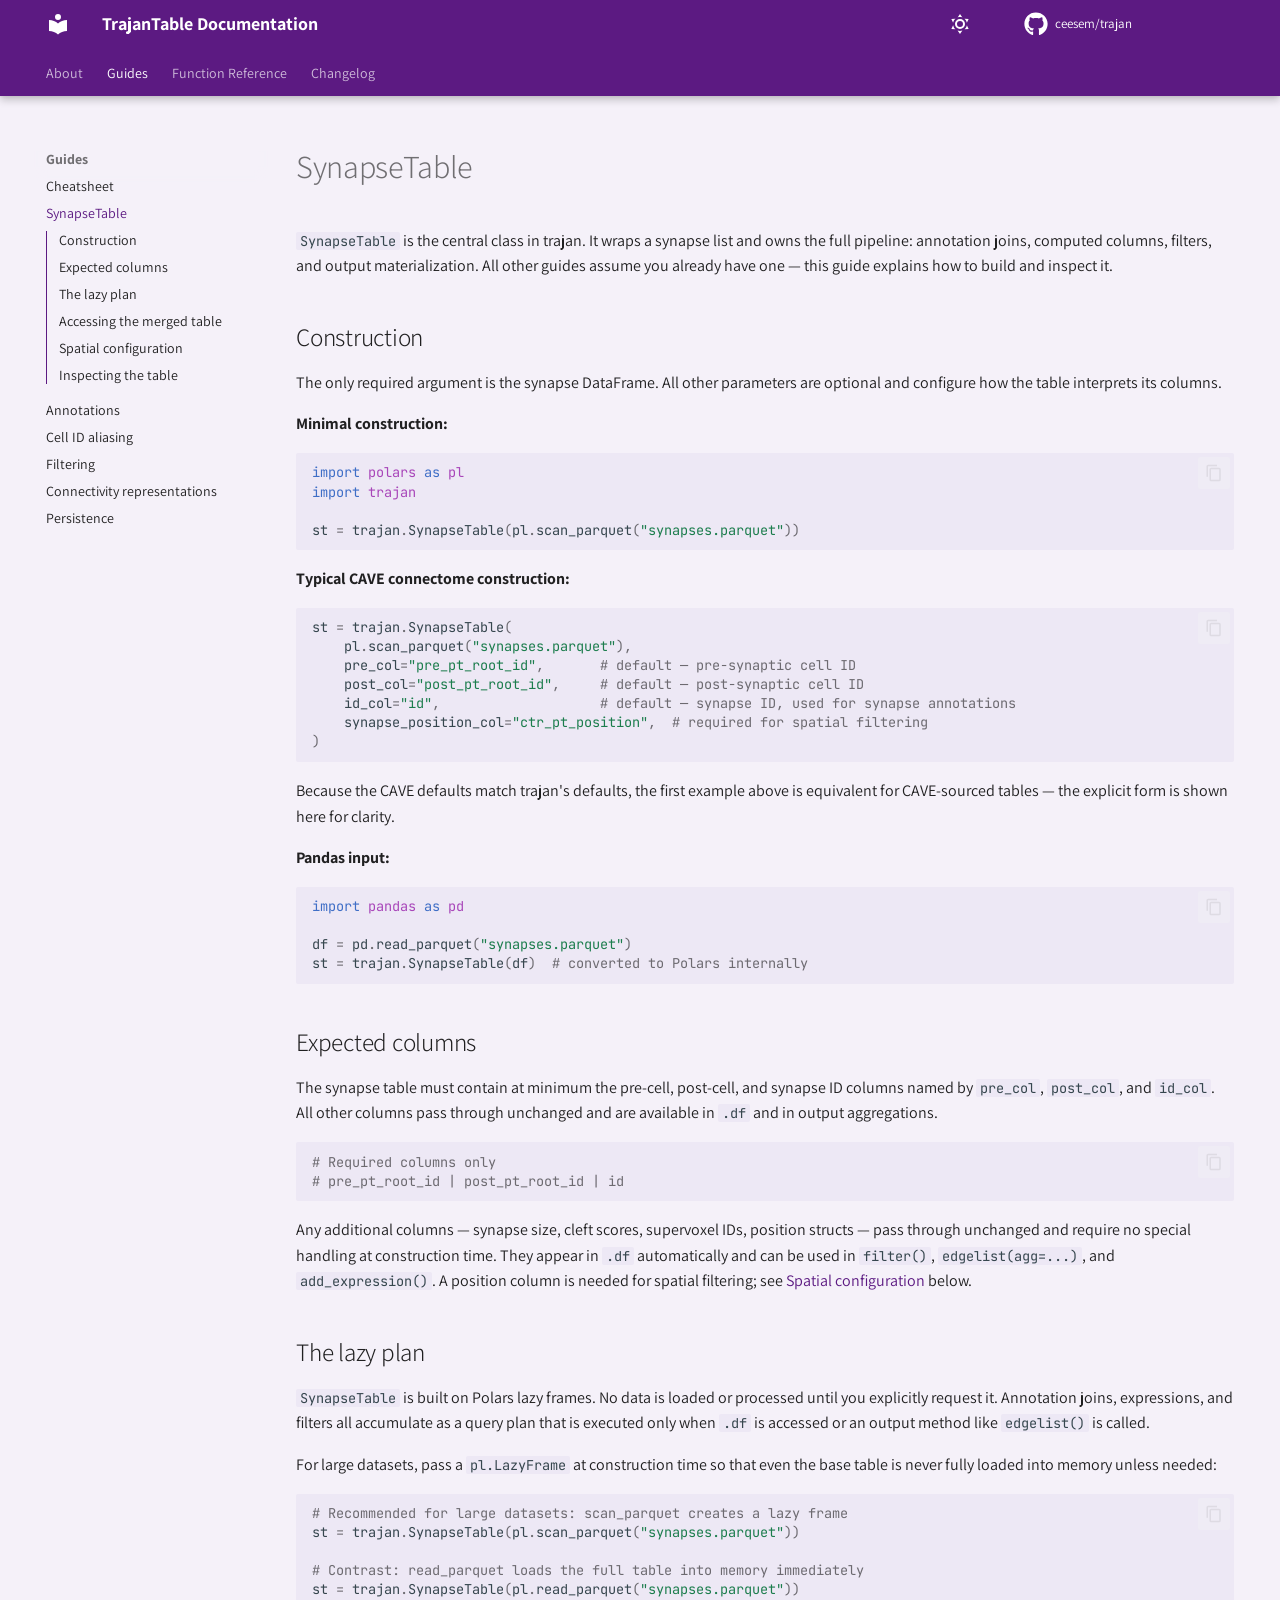
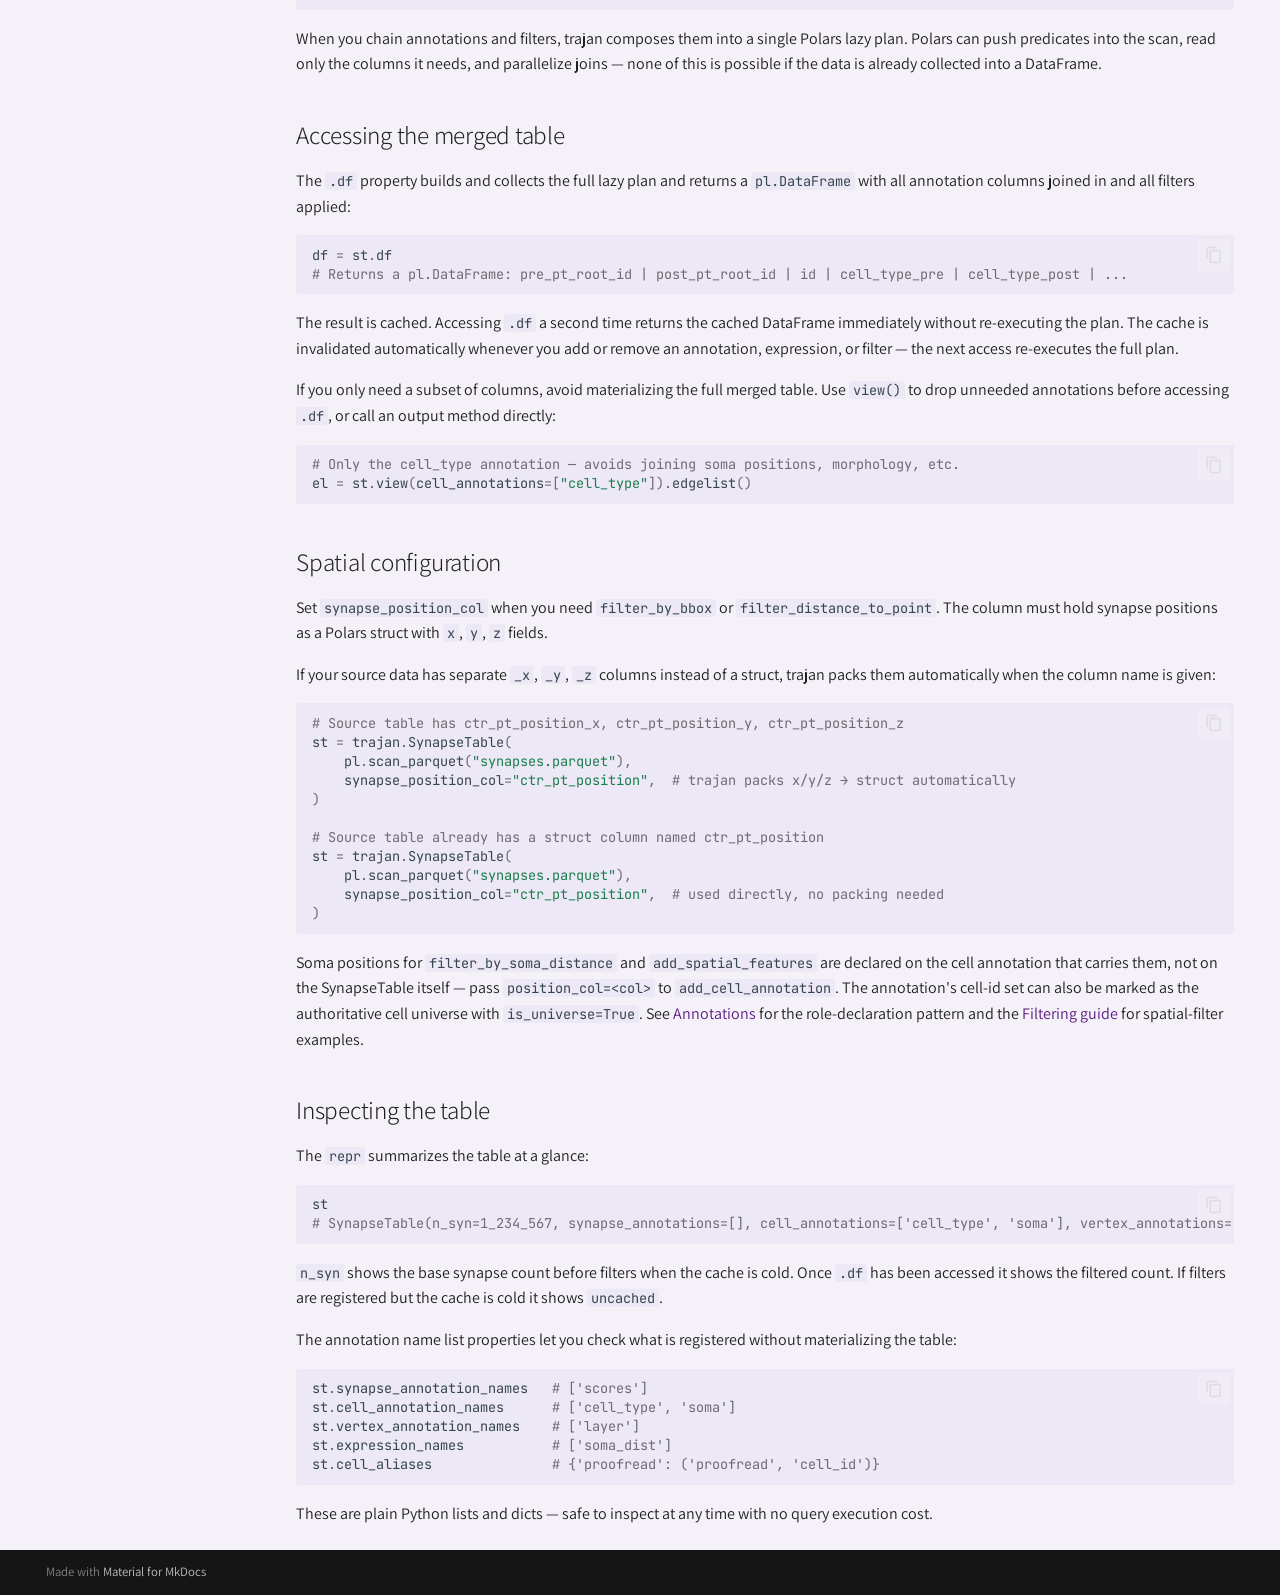
<file: guides/synapse-table/index.html>
<!doctype html>
<html lang="en" class="no-js">
  <head>
    
      <meta charset="utf-8">
      <meta name="viewport" content="width=device-width,initial-scale=1">
      
      
      
        <link rel="canonical" href="https://ceesem.github.io/trajan/guides/synapse-table/">
      
      
        <link rel="prev" href="../cheatsheet/">
      
      
        <link rel="next" href="../annotations/">
      
      
        
      
      
      <link rel="icon" href="../../assets/images/favicon.png">
      <meta name="generator" content="mkdocs-1.6.1, mkdocs-material-9.7.6">
    
    
      
        <title>SynapseTable - TrajanTable Documentation</title>
      
    
    
      <link rel="stylesheet" href="../../assets/stylesheets/main.484c7ddc.min.css">
      
        
        <link rel="stylesheet" href="../../assets/stylesheets/palette.ab4e12ef.min.css">
      
      


    
    
      
    
    
      
        
        
        <link rel="preconnect" href="https://fonts.gstatic.com" crossorigin>
        <link rel="stylesheet" href="https://fonts.googleapis.com/css?family=Assistant:300,300i,400,400i,700,700i%7CJetbrains+Mono:400,400i,700,700i&display=fallback">
        <style>:root{--md-text-font:"Assistant";--md-code-font:"Jetbrains Mono"}</style>
      
    
    
      <link rel="stylesheet" href="../../assets/_mkdocstrings.css">
    
      <link rel="stylesheet" href="../../stylesheets/extra.css">
    
    <script>__md_scope=new URL("../..",location),__md_hash=e=>[...e].reduce(((e,_)=>(e<<5)-e+_.charCodeAt(0)),0),__md_get=(e,_=localStorage,t=__md_scope)=>JSON.parse(_.getItem(t.pathname+"."+e)),__md_set=(e,_,t=localStorage,a=__md_scope)=>{try{t.setItem(a.pathname+"."+e,JSON.stringify(_))}catch(e){}}</script>
    
      

    
    
  </head>
  
  
    
    
      
    
    
    
    
    <body dir="ltr" data-md-color-scheme="default" data-md-color-primary="deep-purple" data-md-color-accent="cyan">
  
    
    <input class="md-toggle" data-md-toggle="drawer" type="checkbox" id="__drawer" autocomplete="off">
    <input class="md-toggle" data-md-toggle="search" type="checkbox" id="__search" autocomplete="off">
    <label class="md-overlay" for="__drawer"></label>
    <div data-md-component="skip">
      
        
        <a href="#synapsetable" class="md-skip">
          Skip to content
        </a>
      
    </div>
    <div data-md-component="announce">
      
    </div>
    
    
      

  

<header class="md-header md-header--shadow md-header--lifted" data-md-component="header">
  <nav class="md-header__inner md-grid" aria-label="Header">
    <a href="../.." title="TrajanTable Documentation" class="md-header__button md-logo" aria-label="TrajanTable Documentation" data-md-component="logo">
      
  
  <svg xmlns="http://www.w3.org/2000/svg" viewBox="0 0 24 24"><path d="M12 8a3 3 0 0 0 3-3 3 3 0 0 0-3-3 3 3 0 0 0-3 3 3 3 0 0 0 3 3m0 3.54C9.64 9.35 6.5 8 3 8v11c3.5 0 6.64 1.35 9 3.54 2.36-2.19 5.5-3.54 9-3.54V8c-3.5 0-6.64 1.35-9 3.54"/></svg>

    </a>
    <label class="md-header__button md-icon" for="__drawer">
      
      <svg xmlns="http://www.w3.org/2000/svg" viewBox="0 0 24 24"><path d="M3 6h18v2H3zm0 5h18v2H3zm0 5h18v2H3z"/></svg>
    </label>
    <div class="md-header__title" data-md-component="header-title">
      <div class="md-header__ellipsis">
        <div class="md-header__topic">
          <span class="md-ellipsis">
            TrajanTable Documentation
          </span>
        </div>
        <div class="md-header__topic" data-md-component="header-topic">
          <span class="md-ellipsis">
            
              SynapseTable
            
          </span>
        </div>
      </div>
    </div>
    
      
        <form class="md-header__option" data-md-component="palette">
  
    
    
    
    <input class="md-option" data-md-color-media="(prefers-color-scheme: light)" data-md-color-scheme="default" data-md-color-primary="deep-purple" data-md-color-accent="cyan"  aria-label="Switch to dark mode"  type="radio" name="__palette" id="__palette_0">
    
      <label class="md-header__button md-icon" title="Switch to dark mode" for="__palette_1" hidden>
        <svg xmlns="http://www.w3.org/2000/svg" viewBox="0 0 24 24"><path d="M12 7a5 5 0 0 1 5 5 5 5 0 0 1-5 5 5 5 0 0 1-5-5 5 5 0 0 1 5-5m0 2a3 3 0 0 0-3 3 3 3 0 0 0 3 3 3 3 0 0 0 3-3 3 3 0 0 0-3-3m0-7 2.39 3.42C13.65 5.15 12.84 5 12 5s-1.65.15-2.39.42zM3.34 7l4.16-.35A7.2 7.2 0 0 0 5.94 8.5c-.44.74-.69 1.5-.83 2.29zm.02 10 1.76-3.77a7.131 7.131 0 0 0 2.38 4.14zM20.65 7l-1.77 3.79a7.02 7.02 0 0 0-2.38-4.15zm-.01 10-4.14.36c.59-.51 1.12-1.14 1.54-1.86.42-.73.69-1.5.83-2.29zM12 22l-2.41-3.44c.74.27 1.55.44 2.41.44.82 0 1.63-.17 2.37-.44z"/></svg>
      </label>
    
  
    
    
    
    <input class="md-option" data-md-color-media="(prefers-color-scheme: dark)" data-md-color-scheme="slate" data-md-color-primary="deep-purple" data-md-color-accent="cyan"  aria-label="Switch to light mode"  type="radio" name="__palette" id="__palette_1">
    
      <label class="md-header__button md-icon" title="Switch to light mode" for="__palette_0" hidden>
        <svg xmlns="http://www.w3.org/2000/svg" viewBox="0 0 24 24"><path d="m17.75 4.09-2.53 1.94.91 3.06-2.63-1.81-2.63 1.81.91-3.06-2.53-1.94L12.44 4l1.06-3 1.06 3zm3.5 6.91-1.64 1.25.59 1.98-1.7-1.17-1.7 1.17.59-1.98L15.75 11l2.06-.05L18.5 9l.69 1.95zm-2.28 4.95c.83-.08 1.72 1.1 1.19 1.85-.32.45-.66.87-1.08 1.27C15.17 23 8.84 23 4.94 19.07c-3.91-3.9-3.91-10.24 0-14.14.4-.4.82-.76 1.27-1.08.75-.53 1.93.36 1.85 1.19-.27 2.86.69 5.83 2.89 8.02a9.96 9.96 0 0 0 8.02 2.89m-1.64 2.02a12.08 12.08 0 0 1-7.8-3.47c-2.17-2.19-3.33-5-3.49-7.82-2.81 3.14-2.7 7.96.31 10.98 3.02 3.01 7.84 3.12 10.98.31"/></svg>
      </label>
    
  
</form>
      
    
    
      <script>var palette=__md_get("__palette");if(palette&&palette.color){if("(prefers-color-scheme)"===palette.color.media){var media=matchMedia("(prefers-color-scheme: light)"),input=document.querySelector(media.matches?"[data-md-color-media='(prefers-color-scheme: light)']":"[data-md-color-media='(prefers-color-scheme: dark)']");palette.color.media=input.getAttribute("data-md-color-media"),palette.color.scheme=input.getAttribute("data-md-color-scheme"),palette.color.primary=input.getAttribute("data-md-color-primary"),palette.color.accent=input.getAttribute("data-md-color-accent")}for(var[key,value]of Object.entries(palette.color))document.body.setAttribute("data-md-color-"+key,value)}</script>
    
    
    
    
      <div class="md-header__source">
        <a href="https://github.com/ceesem/trajan" title="Go to repository" class="md-source" data-md-component="source">
  <div class="md-source__icon md-icon">
    
    <svg xmlns="http://www.w3.org/2000/svg" viewBox="0 0 512 512"><!--! Font Awesome Free 7.1.0 by @fontawesome - https://fontawesome.com License - https://fontawesome.com/license/free (Icons: CC BY 4.0, Fonts: SIL OFL 1.1, Code: MIT License) Copyright 2025 Fonticons, Inc.--><path d="M173.9 397.4c0 2-2.3 3.6-5.2 3.6-3.3.3-5.6-1.3-5.6-3.6 0-2 2.3-3.6 5.2-3.6 3-.3 5.6 1.3 5.6 3.6m-31.1-4.5c-.7 2 1.3 4.3 4.3 4.9 2.6 1 5.6 0 6.2-2s-1.3-4.3-4.3-5.2c-2.6-.7-5.5.3-6.2 2.3m44.2-1.7c-2.9.7-4.9 2.6-4.6 4.9.3 2 2.9 3.3 5.9 2.6 2.9-.7 4.9-2.6 4.6-4.6-.3-1.9-3-3.2-5.9-2.9M252.8 8C114.1 8 8 113.3 8 252c0 110.9 69.8 205.8 169.5 239.2 12.8 2.3 17.3-5.6 17.3-12.1 0-6.2-.3-40.4-.3-61.4 0 0-70 15-84.7-29.8 0 0-11.4-29.1-27.8-36.6 0 0-22.9-15.7 1.6-15.4 0 0 24.9 2 38.6 25.8 21.9 38.6 58.6 27.5 72.9 20.9 2.3-16 8.8-27.1 16-33.7-55.9-6.2-112.3-14.3-112.3-110.5 0-27.5 7.6-41.3 23.6-58.9-2.6-6.5-11.1-33.3 2.6-67.9 20.9-6.5 69 27 69 27 20-5.6 41.5-8.5 62.8-8.5s42.8 2.9 62.8 8.5c0 0 48.1-33.6 69-27 13.7 34.7 5.2 61.4 2.6 67.9 16 17.7 25.8 31.5 25.8 58.9 0 96.5-58.9 104.2-114.8 110.5 9.2 7.9 17 22.9 17 46.4 0 33.7-.3 75.4-.3 83.6 0 6.5 4.6 14.4 17.3 12.1C436.2 457.8 504 362.9 504 252 504 113.3 391.5 8 252.8 8M105.2 352.9c-1.3 1-1 3.3.7 5.2 1.6 1.6 3.9 2.3 5.2 1 1.3-1 1-3.3-.7-5.2-1.6-1.6-3.9-2.3-5.2-1m-10.8-8.1c-.7 1.3.3 2.9 2.3 3.9 1.6 1 3.6.7 4.3-.7.7-1.3-.3-2.9-2.3-3.9-2-.6-3.6-.3-4.3.7m32.4 35.6c-1.6 1.3-1 4.3 1.3 6.2 2.3 2.3 5.2 2.6 6.5 1 1.3-1.3.7-4.3-1.3-6.2-2.2-2.3-5.2-2.6-6.5-1m-11.4-14.7c-1.6 1-1.6 3.6 0 5.9s4.3 3.3 5.6 2.3c1.6-1.3 1.6-3.9 0-6.2-1.4-2.3-4-3.3-5.6-2"/></svg>
  </div>
  <div class="md-source__repository">
    ceesem/trajan
  </div>
</a>
      </div>
    
  </nav>
  
    
      
<nav class="md-tabs" aria-label="Tabs" data-md-component="tabs">
  <div class="md-grid">
    <ul class="md-tabs__list">
      
        
  
  
  
  
    <li class="md-tabs__item">
      <a href="../.." class="md-tabs__link">
        
  
  
    
  
  About

      </a>
    </li>
  

      
        
  
  
  
    
  
  
    
    
      <li class="md-tabs__item md-tabs__item--active">
        <a href="../cheatsheet/" class="md-tabs__link">
          
  
  
    
  
  Guides

        </a>
      </li>
    
  

      
        
  
  
  
  
    
    
      <li class="md-tabs__item">
        <a href="../../reference/api/" class="md-tabs__link">
          
  
  
    
  
  Function Reference

        </a>
      </li>
    
  

      
        
  
  
  
  
    <li class="md-tabs__item">
      <a href="../../changelog/" class="md-tabs__link">
        
  
  
    
  
  Changelog

      </a>
    </li>
  

      
    </ul>
  </div>
</nav>
    
  
</header>
    
    <div class="md-container" data-md-component="container">
      
      
        
      
      <main class="md-main" data-md-component="main">
        <div class="md-main__inner md-grid">
          
            
              
              <div class="md-sidebar md-sidebar--primary" data-md-component="sidebar" data-md-type="navigation" >
                <div class="md-sidebar__scrollwrap">
                  <div class="md-sidebar__inner">
                    


  


  

<nav class="md-nav md-nav--primary md-nav--lifted md-nav--integrated" aria-label="Navigation" data-md-level="0">
  <label class="md-nav__title" for="__drawer">
    <a href="../.." title="TrajanTable Documentation" class="md-nav__button md-logo" aria-label="TrajanTable Documentation" data-md-component="logo">
      
  
  <svg xmlns="http://www.w3.org/2000/svg" viewBox="0 0 24 24"><path d="M12 8a3 3 0 0 0 3-3 3 3 0 0 0-3-3 3 3 0 0 0-3 3 3 3 0 0 0 3 3m0 3.54C9.64 9.35 6.5 8 3 8v11c3.5 0 6.64 1.35 9 3.54 2.36-2.19 5.5-3.54 9-3.54V8c-3.5 0-6.64 1.35-9 3.54"/></svg>

    </a>
    TrajanTable Documentation
  </label>
  
    <div class="md-nav__source">
      <a href="https://github.com/ceesem/trajan" title="Go to repository" class="md-source" data-md-component="source">
  <div class="md-source__icon md-icon">
    
    <svg xmlns="http://www.w3.org/2000/svg" viewBox="0 0 512 512"><!--! Font Awesome Free 7.1.0 by @fontawesome - https://fontawesome.com License - https://fontawesome.com/license/free (Icons: CC BY 4.0, Fonts: SIL OFL 1.1, Code: MIT License) Copyright 2025 Fonticons, Inc.--><path d="M173.9 397.4c0 2-2.3 3.6-5.2 3.6-3.3.3-5.6-1.3-5.6-3.6 0-2 2.3-3.6 5.2-3.6 3-.3 5.6 1.3 5.6 3.6m-31.1-4.5c-.7 2 1.3 4.3 4.3 4.9 2.6 1 5.6 0 6.2-2s-1.3-4.3-4.3-5.2c-2.6-.7-5.5.3-6.2 2.3m44.2-1.7c-2.9.7-4.9 2.6-4.6 4.9.3 2 2.9 3.3 5.9 2.6 2.9-.7 4.9-2.6 4.6-4.6-.3-1.9-3-3.2-5.9-2.9M252.8 8C114.1 8 8 113.3 8 252c0 110.9 69.8 205.8 169.5 239.2 12.8 2.3 17.3-5.6 17.3-12.1 0-6.2-.3-40.4-.3-61.4 0 0-70 15-84.7-29.8 0 0-11.4-29.1-27.8-36.6 0 0-22.9-15.7 1.6-15.4 0 0 24.9 2 38.6 25.8 21.9 38.6 58.6 27.5 72.9 20.9 2.3-16 8.8-27.1 16-33.7-55.9-6.2-112.3-14.3-112.3-110.5 0-27.5 7.6-41.3 23.6-58.9-2.6-6.5-11.1-33.3 2.6-67.9 20.9-6.5 69 27 69 27 20-5.6 41.5-8.5 62.8-8.5s42.8 2.9 62.8 8.5c0 0 48.1-33.6 69-27 13.7 34.7 5.2 61.4 2.6 67.9 16 17.7 25.8 31.5 25.8 58.9 0 96.5-58.9 104.2-114.8 110.5 9.2 7.9 17 22.9 17 46.4 0 33.7-.3 75.4-.3 83.6 0 6.5 4.6 14.4 17.3 12.1C436.2 457.8 504 362.9 504 252 504 113.3 391.5 8 252.8 8M105.2 352.9c-1.3 1-1 3.3.7 5.2 1.6 1.6 3.9 2.3 5.2 1 1.3-1 1-3.3-.7-5.2-1.6-1.6-3.9-2.3-5.2-1m-10.8-8.1c-.7 1.3.3 2.9 2.3 3.9 1.6 1 3.6.7 4.3-.7.7-1.3-.3-2.9-2.3-3.9-2-.6-3.6-.3-4.3.7m32.4 35.6c-1.6 1.3-1 4.3 1.3 6.2 2.3 2.3 5.2 2.6 6.5 1 1.3-1.3.7-4.3-1.3-6.2-2.2-2.3-5.2-2.6-6.5-1m-11.4-14.7c-1.6 1-1.6 3.6 0 5.9s4.3 3.3 5.6 2.3c1.6-1.3 1.6-3.9 0-6.2-1.4-2.3-4-3.3-5.6-2"/></svg>
  </div>
  <div class="md-source__repository">
    ceesem/trajan
  </div>
</a>
    </div>
  
  <ul class="md-nav__list" data-md-scrollfix>
    
      
      
  
  
  
  
    <li class="md-nav__item">
      <a href="../.." class="md-nav__link">
        
  
  
  <span class="md-ellipsis">
    
  
    About
  

    
  </span>
  
  

      </a>
    </li>
  

    
      
      
  
  
    
  
  
  
    
    
      
        
      
        
      
        
      
        
      
        
      
        
      
        
      
    
    
    
      
        
        
      
      
    
    
      
    
    <li class="md-nav__item md-nav__item--active md-nav__item--section md-nav__item--nested">
      
        
        
        <input class="md-nav__toggle md-toggle " type="checkbox" id="__nav_2" checked>
        
          
          <label class="md-nav__link" for="__nav_2" id="__nav_2_label" tabindex="">
            
  
  
  <span class="md-ellipsis">
    
  
    Guides
  

    
  </span>
  
  

            <span class="md-nav__icon md-icon"></span>
          </label>
        
        <nav class="md-nav" data-md-level="1" aria-labelledby="__nav_2_label" aria-expanded="true">
          <label class="md-nav__title" for="__nav_2">
            <span class="md-nav__icon md-icon"></span>
            
  
    Guides
  

          </label>
          <ul class="md-nav__list" data-md-scrollfix>
            
              
                
  
  
  
  
    <li class="md-nav__item">
      <a href="../cheatsheet/" class="md-nav__link">
        
  
  
  <span class="md-ellipsis">
    
  
    Cheatsheet
  

    
  </span>
  
  

      </a>
    </li>
  

              
            
              
                
  
  
    
  
  
  
    <li class="md-nav__item md-nav__item--active">
      
      <input class="md-nav__toggle md-toggle" type="checkbox" id="__toc">
      
      
        
      
      
        <label class="md-nav__link md-nav__link--active" for="__toc">
          
  
  
  <span class="md-ellipsis">
    
  
    SynapseTable
  

    
  </span>
  
  

          <span class="md-nav__icon md-icon"></span>
        </label>
      
      <a href="./" class="md-nav__link md-nav__link--active">
        
  
  
  <span class="md-ellipsis">
    
  
    SynapseTable
  

    
  </span>
  
  

      </a>
      
        

<nav class="md-nav md-nav--secondary" aria-label="Table of contents">
  
  
  
    
  
  
    <label class="md-nav__title" for="__toc">
      <span class="md-nav__icon md-icon"></span>
      Table of contents
    </label>
    <ul class="md-nav__list" data-md-component="toc" data-md-scrollfix>
      
        <li class="md-nav__item">
  <a href="#construction" class="md-nav__link">
    <span class="md-ellipsis">
      
        Construction
      
    </span>
  </a>
  
</li>
      
        <li class="md-nav__item">
  <a href="#expected-columns" class="md-nav__link">
    <span class="md-ellipsis">
      
        Expected columns
      
    </span>
  </a>
  
</li>
      
        <li class="md-nav__item">
  <a href="#the-lazy-plan" class="md-nav__link">
    <span class="md-ellipsis">
      
        The lazy plan
      
    </span>
  </a>
  
</li>
      
        <li class="md-nav__item">
  <a href="#accessing-the-merged-table" class="md-nav__link">
    <span class="md-ellipsis">
      
        Accessing the merged table
      
    </span>
  </a>
  
</li>
      
        <li class="md-nav__item">
  <a href="#spatial-configuration" class="md-nav__link">
    <span class="md-ellipsis">
      
        Spatial configuration
      
    </span>
  </a>
  
</li>
      
        <li class="md-nav__item">
  <a href="#inspecting-the-table" class="md-nav__link">
    <span class="md-ellipsis">
      
        Inspecting the table
      
    </span>
  </a>
  
</li>
      
    </ul>
  
</nav>
      
    </li>
  

              
            
              
                
  
  
  
  
    <li class="md-nav__item">
      <a href="../annotations/" class="md-nav__link">
        
  
  
  <span class="md-ellipsis">
    
  
    Annotations
  

    
  </span>
  
  

      </a>
    </li>
  

              
            
              
                
  
  
  
  
    <li class="md-nav__item">
      <a href="../cell-aliases/" class="md-nav__link">
        
  
  
  <span class="md-ellipsis">
    
  
    Cell ID aliasing
  

    
  </span>
  
  

      </a>
    </li>
  

              
            
              
                
  
  
  
  
    <li class="md-nav__item">
      <a href="../filtering/" class="md-nav__link">
        
  
  
  <span class="md-ellipsis">
    
  
    Filtering
  

    
  </span>
  
  

      </a>
    </li>
  

              
            
              
                
  
  
  
  
    <li class="md-nav__item">
      <a href="../output/" class="md-nav__link">
        
  
  
  <span class="md-ellipsis">
    
  
    Connectivity representations
  

    
  </span>
  
  

      </a>
    </li>
  

              
            
              
                
  
  
  
  
    <li class="md-nav__item">
      <a href="../persistence/" class="md-nav__link">
        
  
  
  <span class="md-ellipsis">
    
  
    Persistence
  

    
  </span>
  
  

      </a>
    </li>
  

              
            
          </ul>
        </nav>
      
    </li>
  

    
      
      
  
  
  
  
    
    
      
        
      
    
    
    
      
      
    
    
      
        
        
      
    
    <li class="md-nav__item md-nav__item--pruned md-nav__item--nested">
      
        
  
  
  
    <a href="../../reference/api/" class="md-nav__link">
      
  
  
  <span class="md-ellipsis">
    
  
    Function Reference
  

    
  </span>
  
  

      
        <span class="md-nav__icon md-icon"></span>
      
    </a>
  

      
    </li>
  

    
      
      
  
  
  
  
    <li class="md-nav__item">
      <a href="../../changelog/" class="md-nav__link">
        
  
  
  <span class="md-ellipsis">
    
  
    Changelog
  

    
  </span>
  
  

      </a>
    </li>
  

    
  </ul>
</nav>
                  </div>
                </div>
              </div>
            
            
          
          
            <div class="md-content" data-md-component="content">
              
              <article class="md-content__inner md-typeset">
                
                  


  
  


<h1 id="synapsetable">SynapseTable</h1>
<p><code>SynapseTable</code> is the central class in trajan. It wraps a synapse list and owns
the full pipeline: annotation joins, computed columns, filters, and output
materialization. All other guides assume you already have one — this guide
explains how to build and inspect it.</p>
<h2 id="construction">Construction</h2>
<p>The only required argument is the synapse DataFrame. All other parameters are
optional and configure how the table interprets its columns.</p>
<p><strong>Minimal construction:</strong></p>
<div class="language-python highlight"><pre><span></span><code><span id="__span-0-1"><a id="__codelineno-0-1" name="__codelineno-0-1" href="#__codelineno-0-1"></a><span class="kn">import</span><span class="w"> </span><span class="nn">polars</span><span class="w"> </span><span class="k">as</span><span class="w"> </span><span class="nn">pl</span>
</span><span id="__span-0-2"><a id="__codelineno-0-2" name="__codelineno-0-2" href="#__codelineno-0-2"></a><span class="kn">import</span><span class="w"> </span><span class="nn">trajan</span>
</span><span id="__span-0-3"><a id="__codelineno-0-3" name="__codelineno-0-3" href="#__codelineno-0-3"></a>
</span><span id="__span-0-4"><a id="__codelineno-0-4" name="__codelineno-0-4" href="#__codelineno-0-4"></a><span class="n">st</span> <span class="o">=</span> <span class="n">trajan</span><span class="o">.</span><span class="n">SynapseTable</span><span class="p">(</span><span class="n">pl</span><span class="o">.</span><span class="n">scan_parquet</span><span class="p">(</span><span class="s2">&quot;synapses.parquet&quot;</span><span class="p">))</span>
</span></code></pre></div>
<p><strong>Typical CAVE connectome construction:</strong></p>
<div class="language-python highlight"><pre><span></span><code><span id="__span-1-1"><a id="__codelineno-1-1" name="__codelineno-1-1" href="#__codelineno-1-1"></a><span class="n">st</span> <span class="o">=</span> <span class="n">trajan</span><span class="o">.</span><span class="n">SynapseTable</span><span class="p">(</span>
</span><span id="__span-1-2"><a id="__codelineno-1-2" name="__codelineno-1-2" href="#__codelineno-1-2"></a>    <span class="n">pl</span><span class="o">.</span><span class="n">scan_parquet</span><span class="p">(</span><span class="s2">&quot;synapses.parquet&quot;</span><span class="p">),</span>
</span><span id="__span-1-3"><a id="__codelineno-1-3" name="__codelineno-1-3" href="#__codelineno-1-3"></a>    <span class="n">pre_col</span><span class="o">=</span><span class="s2">&quot;pre_pt_root_id&quot;</span><span class="p">,</span>       <span class="c1"># default — pre-synaptic cell ID</span>
</span><span id="__span-1-4"><a id="__codelineno-1-4" name="__codelineno-1-4" href="#__codelineno-1-4"></a>    <span class="n">post_col</span><span class="o">=</span><span class="s2">&quot;post_pt_root_id&quot;</span><span class="p">,</span>     <span class="c1"># default — post-synaptic cell ID</span>
</span><span id="__span-1-5"><a id="__codelineno-1-5" name="__codelineno-1-5" href="#__codelineno-1-5"></a>    <span class="n">id_col</span><span class="o">=</span><span class="s2">&quot;id&quot;</span><span class="p">,</span>                    <span class="c1"># default — synapse ID, used for synapse annotations</span>
</span><span id="__span-1-6"><a id="__codelineno-1-6" name="__codelineno-1-6" href="#__codelineno-1-6"></a>    <span class="n">synapse_position_col</span><span class="o">=</span><span class="s2">&quot;ctr_pt_position&quot;</span><span class="p">,</span>  <span class="c1"># required for spatial filtering</span>
</span><span id="__span-1-7"><a id="__codelineno-1-7" name="__codelineno-1-7" href="#__codelineno-1-7"></a><span class="p">)</span>
</span></code></pre></div>
<p>Because the CAVE defaults match trajan's defaults, the first example above is
equivalent for CAVE-sourced tables — the explicit form is shown here for
clarity.</p>
<p><strong>Pandas input:</strong></p>
<div class="language-python highlight"><pre><span></span><code><span id="__span-2-1"><a id="__codelineno-2-1" name="__codelineno-2-1" href="#__codelineno-2-1"></a><span class="kn">import</span><span class="w"> </span><span class="nn">pandas</span><span class="w"> </span><span class="k">as</span><span class="w"> </span><span class="nn">pd</span>
</span><span id="__span-2-2"><a id="__codelineno-2-2" name="__codelineno-2-2" href="#__codelineno-2-2"></a>
</span><span id="__span-2-3"><a id="__codelineno-2-3" name="__codelineno-2-3" href="#__codelineno-2-3"></a><span class="n">df</span> <span class="o">=</span> <span class="n">pd</span><span class="o">.</span><span class="n">read_parquet</span><span class="p">(</span><span class="s2">&quot;synapses.parquet&quot;</span><span class="p">)</span>
</span><span id="__span-2-4"><a id="__codelineno-2-4" name="__codelineno-2-4" href="#__codelineno-2-4"></a><span class="n">st</span> <span class="o">=</span> <span class="n">trajan</span><span class="o">.</span><span class="n">SynapseTable</span><span class="p">(</span><span class="n">df</span><span class="p">)</span>  <span class="c1"># converted to Polars internally</span>
</span></code></pre></div>
<h2 id="expected-columns">Expected columns</h2>
<p>The synapse table must contain at minimum the pre-cell, post-cell, and synapse
ID columns named by <code>pre_col</code>, <code>post_col</code>, and <code>id_col</code>. All other columns
pass through unchanged and are available in <code>.df</code> and in output
aggregations.</p>
<div class="language-python highlight"><pre><span></span><code><span id="__span-3-1"><a id="__codelineno-3-1" name="__codelineno-3-1" href="#__codelineno-3-1"></a><span class="c1"># Required columns only</span>
</span><span id="__span-3-2"><a id="__codelineno-3-2" name="__codelineno-3-2" href="#__codelineno-3-2"></a><span class="c1"># pre_pt_root_id | post_pt_root_id | id</span>
</span></code></pre></div>
<p>Any additional columns — synapse size, cleft scores, supervoxel IDs, position
structs — pass through unchanged and require no special handling at construction
time. They appear in <code>.df</code> automatically and can be used in <code>filter()</code>,
<code>edgelist(agg=...)</code>, and <code>add_expression()</code>. A position column is needed for
spatial filtering; see <a href="#spatial-configuration">Spatial configuration</a> below.</p>
<h2 id="the-lazy-plan">The lazy plan</h2>
<p><code>SynapseTable</code> is built on Polars lazy frames. No data is loaded or processed
until you explicitly request it. Annotation joins, expressions, and filters all
accumulate as a query plan that is executed only when <code>.df</code> is accessed or
an output method like <code>edgelist()</code> is called.</p>
<p>For large datasets, pass a <code>pl.LazyFrame</code> at construction time so that even the
base table is never fully loaded into memory unless needed:</p>
<div class="language-python highlight"><pre><span></span><code><span id="__span-4-1"><a id="__codelineno-4-1" name="__codelineno-4-1" href="#__codelineno-4-1"></a><span class="c1"># Recommended for large datasets: scan_parquet creates a lazy frame</span>
</span><span id="__span-4-2"><a id="__codelineno-4-2" name="__codelineno-4-2" href="#__codelineno-4-2"></a><span class="n">st</span> <span class="o">=</span> <span class="n">trajan</span><span class="o">.</span><span class="n">SynapseTable</span><span class="p">(</span><span class="n">pl</span><span class="o">.</span><span class="n">scan_parquet</span><span class="p">(</span><span class="s2">&quot;synapses.parquet&quot;</span><span class="p">))</span>
</span><span id="__span-4-3"><a id="__codelineno-4-3" name="__codelineno-4-3" href="#__codelineno-4-3"></a>
</span><span id="__span-4-4"><a id="__codelineno-4-4" name="__codelineno-4-4" href="#__codelineno-4-4"></a><span class="c1"># Contrast: read_parquet loads the full table into memory immediately</span>
</span><span id="__span-4-5"><a id="__codelineno-4-5" name="__codelineno-4-5" href="#__codelineno-4-5"></a><span class="n">st</span> <span class="o">=</span> <span class="n">trajan</span><span class="o">.</span><span class="n">SynapseTable</span><span class="p">(</span><span class="n">pl</span><span class="o">.</span><span class="n">read_parquet</span><span class="p">(</span><span class="s2">&quot;synapses.parquet&quot;</span><span class="p">))</span>
</span></code></pre></div>
<p>When you chain annotations and filters, trajan composes them into a single
Polars lazy plan. Polars can push predicates into the scan, read only the
columns it needs, and parallelize joins — none of this is possible if the data
is already collected into a DataFrame.</p>
<h2 id="accessing-the-merged-table">Accessing the merged table</h2>
<p>The <code>.df</code> property builds and collects the full lazy plan and returns a
<code>pl.DataFrame</code> with all annotation columns joined in and all filters applied:</p>
<div class="language-python highlight"><pre><span></span><code><span id="__span-5-1"><a id="__codelineno-5-1" name="__codelineno-5-1" href="#__codelineno-5-1"></a><span class="n">df</span> <span class="o">=</span> <span class="n">st</span><span class="o">.</span><span class="n">df</span>
</span><span id="__span-5-2"><a id="__codelineno-5-2" name="__codelineno-5-2" href="#__codelineno-5-2"></a><span class="c1"># Returns a pl.DataFrame: pre_pt_root_id | post_pt_root_id | id | cell_type_pre | cell_type_post | ...</span>
</span></code></pre></div>
<p>The result is cached. Accessing <code>.df</code> a second time returns the cached
DataFrame immediately without re-executing the plan. The cache is invalidated
automatically whenever you add or remove an annotation, expression, or filter —
the next access re-executes the full plan.</p>
<p>If you only need a subset of columns, avoid materializing the full merged table.
Use <code>view()</code> to drop unneeded annotations before accessing <code>.df</code>, or call
an output method directly:</p>
<div class="language-python highlight"><pre><span></span><code><span id="__span-6-1"><a id="__codelineno-6-1" name="__codelineno-6-1" href="#__codelineno-6-1"></a><span class="c1"># Only the cell_type annotation — avoids joining soma positions, morphology, etc.</span>
</span><span id="__span-6-2"><a id="__codelineno-6-2" name="__codelineno-6-2" href="#__codelineno-6-2"></a><span class="n">el</span> <span class="o">=</span> <span class="n">st</span><span class="o">.</span><span class="n">view</span><span class="p">(</span><span class="n">cell_annotations</span><span class="o">=</span><span class="p">[</span><span class="s2">&quot;cell_type&quot;</span><span class="p">])</span><span class="o">.</span><span class="n">edgelist</span><span class="p">()</span>
</span></code></pre></div>
<h2 id="spatial-configuration">Spatial configuration</h2>
<p>Set <code>synapse_position_col</code> when you need <code>filter_by_bbox</code> or
<code>filter_distance_to_point</code>. The column must hold synapse positions as a Polars
struct with <code>x</code>, <code>y</code>, <code>z</code> fields.</p>
<p>If your source data has separate <code>_x</code>, <code>_y</code>, <code>_z</code> columns instead of a struct,
trajan packs them automatically when the column name is given:</p>
<div class="language-python highlight"><pre><span></span><code><span id="__span-7-1"><a id="__codelineno-7-1" name="__codelineno-7-1" href="#__codelineno-7-1"></a><span class="c1"># Source table has ctr_pt_position_x, ctr_pt_position_y, ctr_pt_position_z</span>
</span><span id="__span-7-2"><a id="__codelineno-7-2" name="__codelineno-7-2" href="#__codelineno-7-2"></a><span class="n">st</span> <span class="o">=</span> <span class="n">trajan</span><span class="o">.</span><span class="n">SynapseTable</span><span class="p">(</span>
</span><span id="__span-7-3"><a id="__codelineno-7-3" name="__codelineno-7-3" href="#__codelineno-7-3"></a>    <span class="n">pl</span><span class="o">.</span><span class="n">scan_parquet</span><span class="p">(</span><span class="s2">&quot;synapses.parquet&quot;</span><span class="p">),</span>
</span><span id="__span-7-4"><a id="__codelineno-7-4" name="__codelineno-7-4" href="#__codelineno-7-4"></a>    <span class="n">synapse_position_col</span><span class="o">=</span><span class="s2">&quot;ctr_pt_position&quot;</span><span class="p">,</span>  <span class="c1"># trajan packs x/y/z → struct automatically</span>
</span><span id="__span-7-5"><a id="__codelineno-7-5" name="__codelineno-7-5" href="#__codelineno-7-5"></a><span class="p">)</span>
</span><span id="__span-7-6"><a id="__codelineno-7-6" name="__codelineno-7-6" href="#__codelineno-7-6"></a>
</span><span id="__span-7-7"><a id="__codelineno-7-7" name="__codelineno-7-7" href="#__codelineno-7-7"></a><span class="c1"># Source table already has a struct column named ctr_pt_position</span>
</span><span id="__span-7-8"><a id="__codelineno-7-8" name="__codelineno-7-8" href="#__codelineno-7-8"></a><span class="n">st</span> <span class="o">=</span> <span class="n">trajan</span><span class="o">.</span><span class="n">SynapseTable</span><span class="p">(</span>
</span><span id="__span-7-9"><a id="__codelineno-7-9" name="__codelineno-7-9" href="#__codelineno-7-9"></a>    <span class="n">pl</span><span class="o">.</span><span class="n">scan_parquet</span><span class="p">(</span><span class="s2">&quot;synapses.parquet&quot;</span><span class="p">),</span>
</span><span id="__span-7-10"><a id="__codelineno-7-10" name="__codelineno-7-10" href="#__codelineno-7-10"></a>    <span class="n">synapse_position_col</span><span class="o">=</span><span class="s2">&quot;ctr_pt_position&quot;</span><span class="p">,</span>  <span class="c1"># used directly, no packing needed</span>
</span><span id="__span-7-11"><a id="__codelineno-7-11" name="__codelineno-7-11" href="#__codelineno-7-11"></a><span class="p">)</span>
</span></code></pre></div>
<p>Soma positions for <code>filter_by_soma_distance</code> and <code>add_spatial_features</code> are
declared on the cell annotation that carries them, not on the SynapseTable
itself — pass <code>position_col=&lt;col&gt;</code> to <code>add_cell_annotation</code>. The annotation's
cell-id set can also be marked as the authoritative cell universe with
<code>is_universe=True</code>. See <a href="../annotations/">Annotations</a> for the role-declaration
pattern and the <a href="../filtering/">Filtering guide</a> for spatial-filter examples.</p>
<h2 id="inspecting-the-table">Inspecting the table</h2>
<p>The <code>repr</code> summarizes the table at a glance:</p>
<div class="language-python highlight"><pre><span></span><code><span id="__span-8-1"><a id="__codelineno-8-1" name="__codelineno-8-1" href="#__codelineno-8-1"></a><span class="n">st</span>
</span><span id="__span-8-2"><a id="__codelineno-8-2" name="__codelineno-8-2" href="#__codelineno-8-2"></a><span class="c1"># SynapseTable(n_syn=1_234_567, synapse_annotations=[], cell_annotations=[&#39;cell_type&#39;, &#39;soma&#39;], vertex_annotations=[], expressions=[&#39;soma_dist&#39;])</span>
</span></code></pre></div>
<p><code>n_syn</code> shows the base synapse count before filters when the cache is cold.
Once <code>.df</code> has been accessed it shows the filtered count. If filters are
registered but the cache is cold it shows <code>uncached</code>.</p>
<p>The annotation name list properties let you check what is registered without
materializing the table:</p>
<div class="language-python highlight"><pre><span></span><code><span id="__span-9-1"><a id="__codelineno-9-1" name="__codelineno-9-1" href="#__codelineno-9-1"></a><span class="n">st</span><span class="o">.</span><span class="n">synapse_annotation_names</span>   <span class="c1"># [&#39;scores&#39;]</span>
</span><span id="__span-9-2"><a id="__codelineno-9-2" name="__codelineno-9-2" href="#__codelineno-9-2"></a><span class="n">st</span><span class="o">.</span><span class="n">cell_annotation_names</span>      <span class="c1"># [&#39;cell_type&#39;, &#39;soma&#39;]</span>
</span><span id="__span-9-3"><a id="__codelineno-9-3" name="__codelineno-9-3" href="#__codelineno-9-3"></a><span class="n">st</span><span class="o">.</span><span class="n">vertex_annotation_names</span>    <span class="c1"># [&#39;layer&#39;]</span>
</span><span id="__span-9-4"><a id="__codelineno-9-4" name="__codelineno-9-4" href="#__codelineno-9-4"></a><span class="n">st</span><span class="o">.</span><span class="n">expression_names</span>           <span class="c1"># [&#39;soma_dist&#39;]</span>
</span><span id="__span-9-5"><a id="__codelineno-9-5" name="__codelineno-9-5" href="#__codelineno-9-5"></a><span class="n">st</span><span class="o">.</span><span class="n">cell_aliases</span>               <span class="c1"># {&#39;proofread&#39;: (&#39;proofread&#39;, &#39;cell_id&#39;)}</span>
</span></code></pre></div>
<p>These are plain Python lists and dicts — safe to inspect at any time with no
query execution cost.</p>












                
              </article>
            </div>
          
          
<script>var target=document.getElementById(location.hash.slice(1));target&&target.name&&(target.checked=target.name.startsWith("__tabbed_"))</script>
        </div>
        
          <button type="button" class="md-top md-icon" data-md-component="top" hidden>
  
  <svg xmlns="http://www.w3.org/2000/svg" viewBox="0 0 24 24"><path d="M13 20h-2V8l-5.5 5.5-1.42-1.42L12 4.16l7.92 7.92-1.42 1.42L13 8z"/></svg>
  Back to top
</button>
        
      </main>
      
        <footer class="md-footer">
  
  <div class="md-footer-meta md-typeset">
    <div class="md-footer-meta__inner md-grid">
      <div class="md-copyright">
  
  
    Made with
    <a href="https://squidfunk.github.io/mkdocs-material/" target="_blank" rel="noopener">
      Material for MkDocs
    </a>
  
</div>
      
    </div>
  </div>
</footer>
      
    </div>
    <div class="md-dialog" data-md-component="dialog">
      <div class="md-dialog__inner md-typeset"></div>
    </div>
    
    
    
      
      
      <script id="__config" type="application/json">{"annotate": null, "base": "../..", "features": ["navigation.indexes", "navigation.instant", "navigation.prune", "navigation.tabs", "navigation.tabs.sticky", "toc.follow", "toc.integrate", "navigation.top", "search.suggest", "search.highlight", "search.share", "content.code.copy", "header.autohide"], "search": "../../assets/javascripts/workers/search.2c215733.min.js", "tags": null, "translations": {"clipboard.copied": "Copied to clipboard", "clipboard.copy": "Copy to clipboard", "search.result.more.one": "1 more on this page", "search.result.more.other": "# more on this page", "search.result.none": "No matching documents", "search.result.one": "1 matching document", "search.result.other": "# matching documents", "search.result.placeholder": "Type to start searching", "search.result.term.missing": "Missing", "select.version": "Select version"}, "version": null}</script>
    
    
      <script src="../../assets/javascripts/bundle.79ae519e.min.js"></script>
      
    
  </body>
</html>
</file>
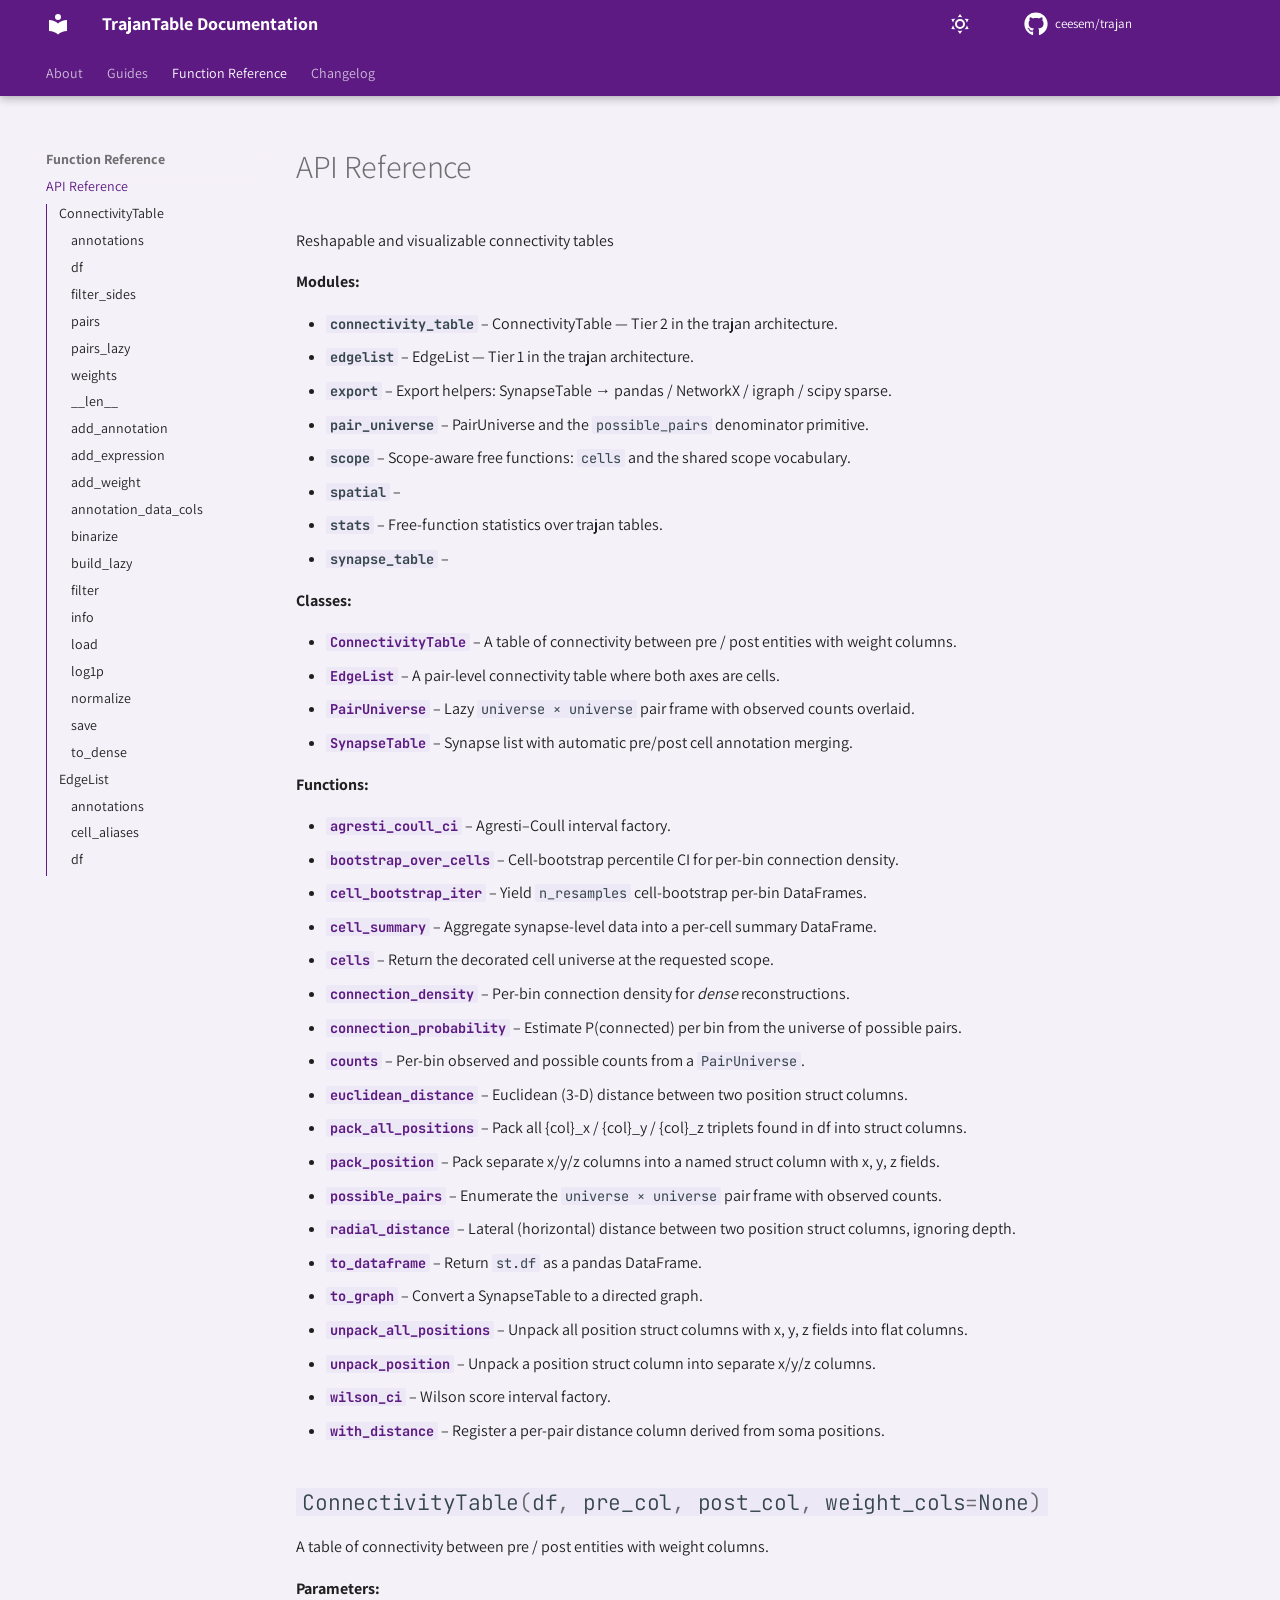
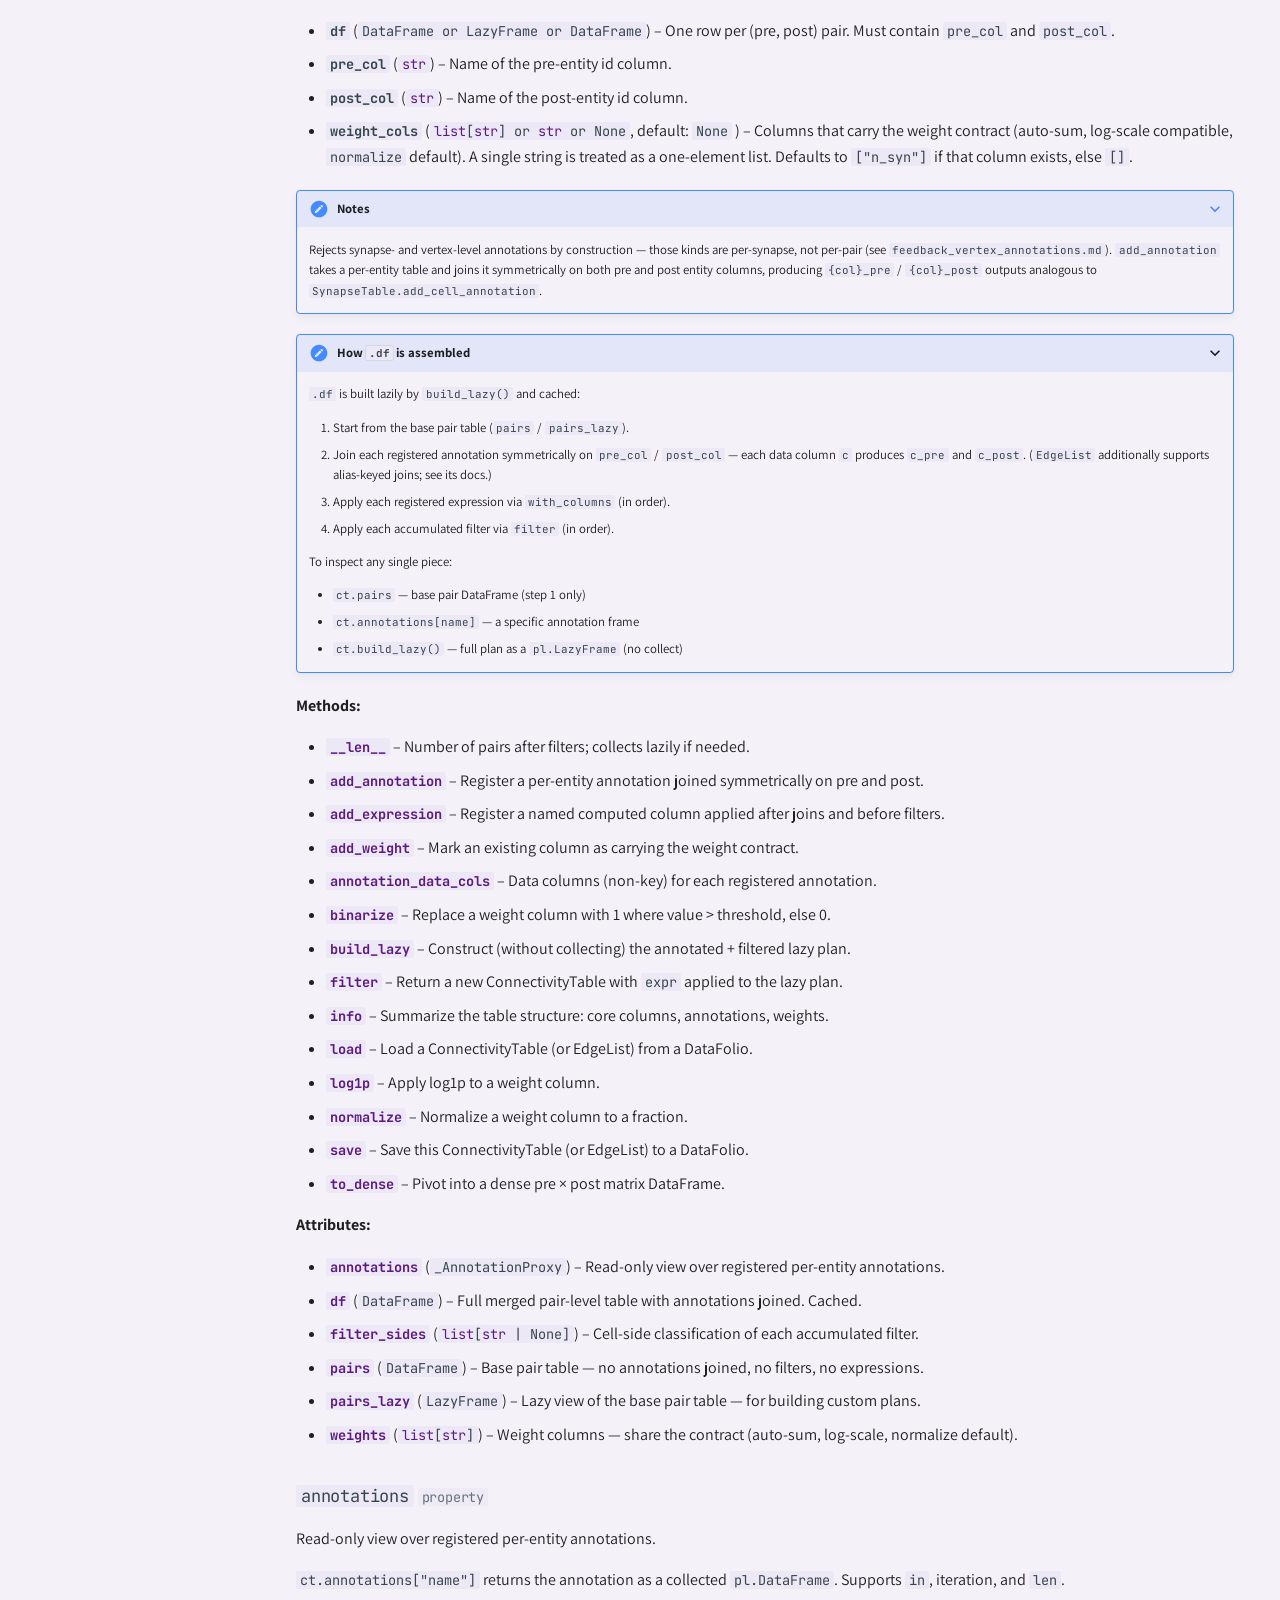
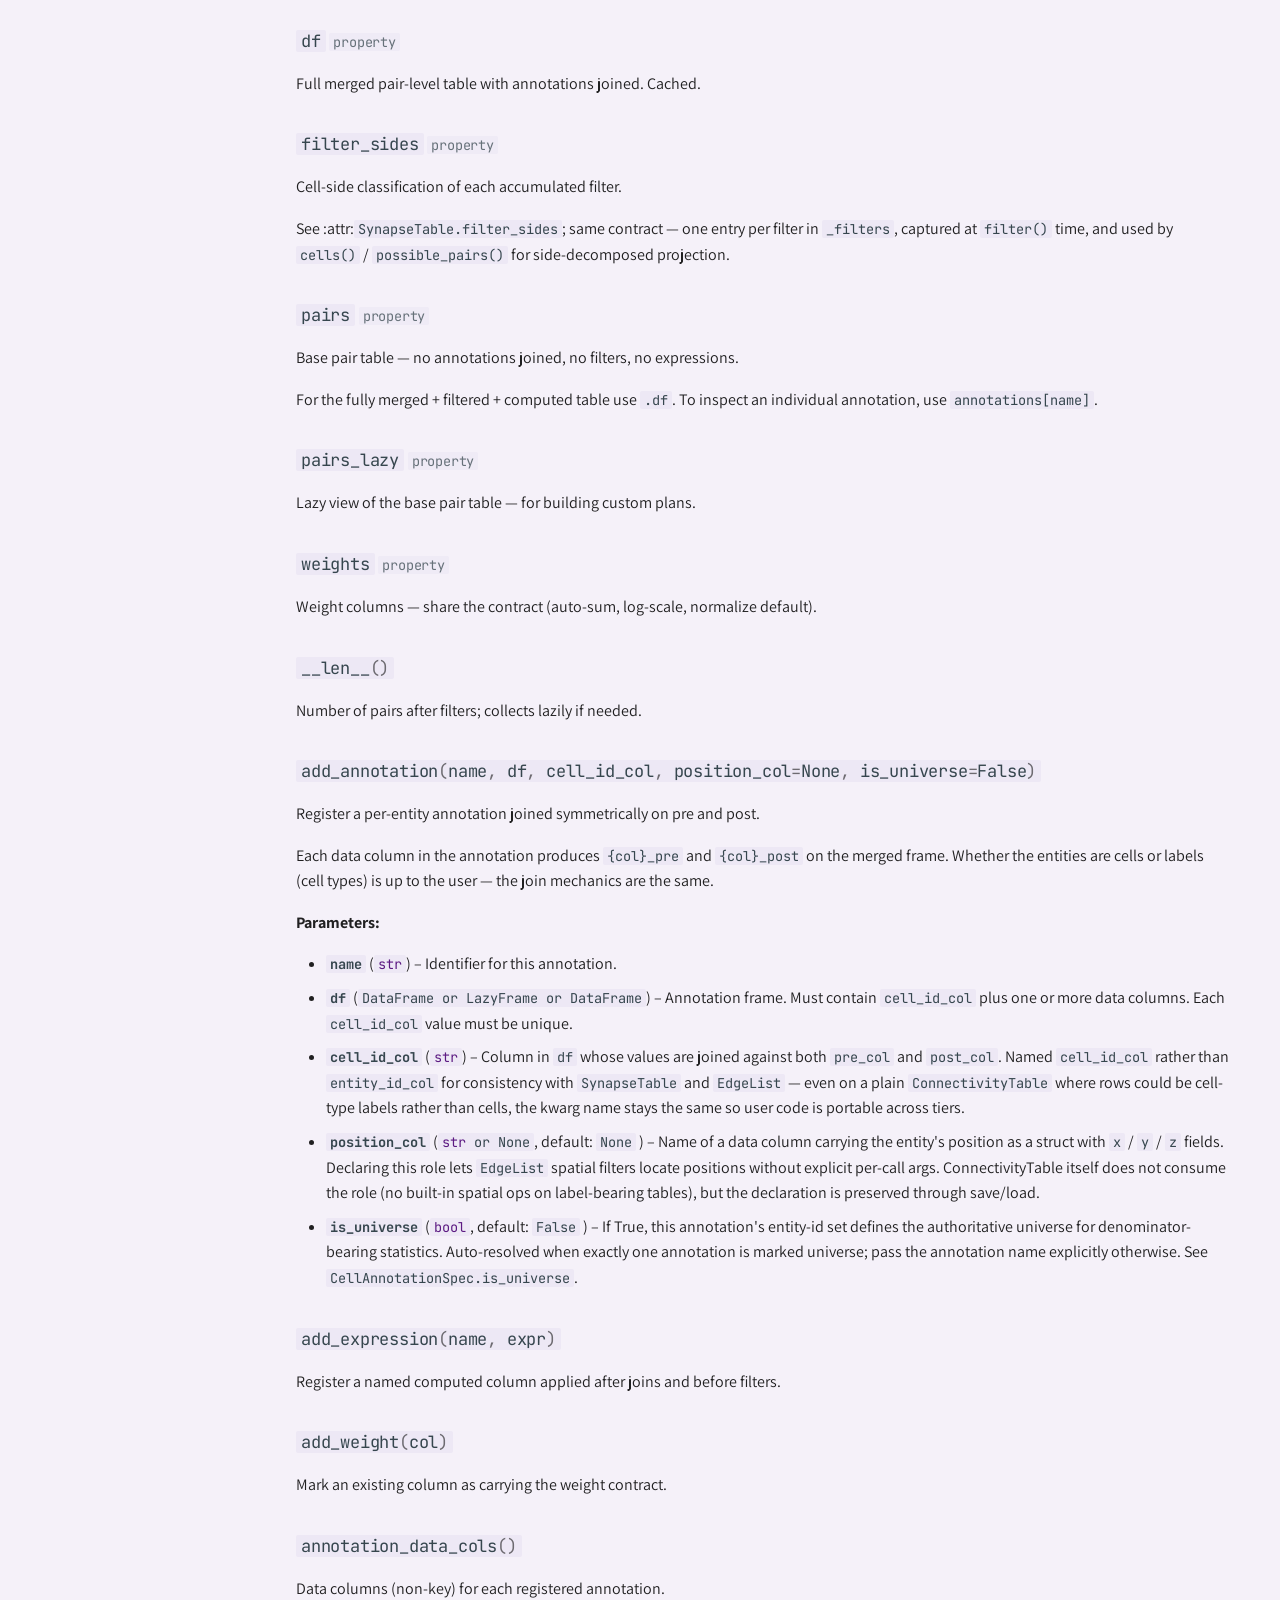
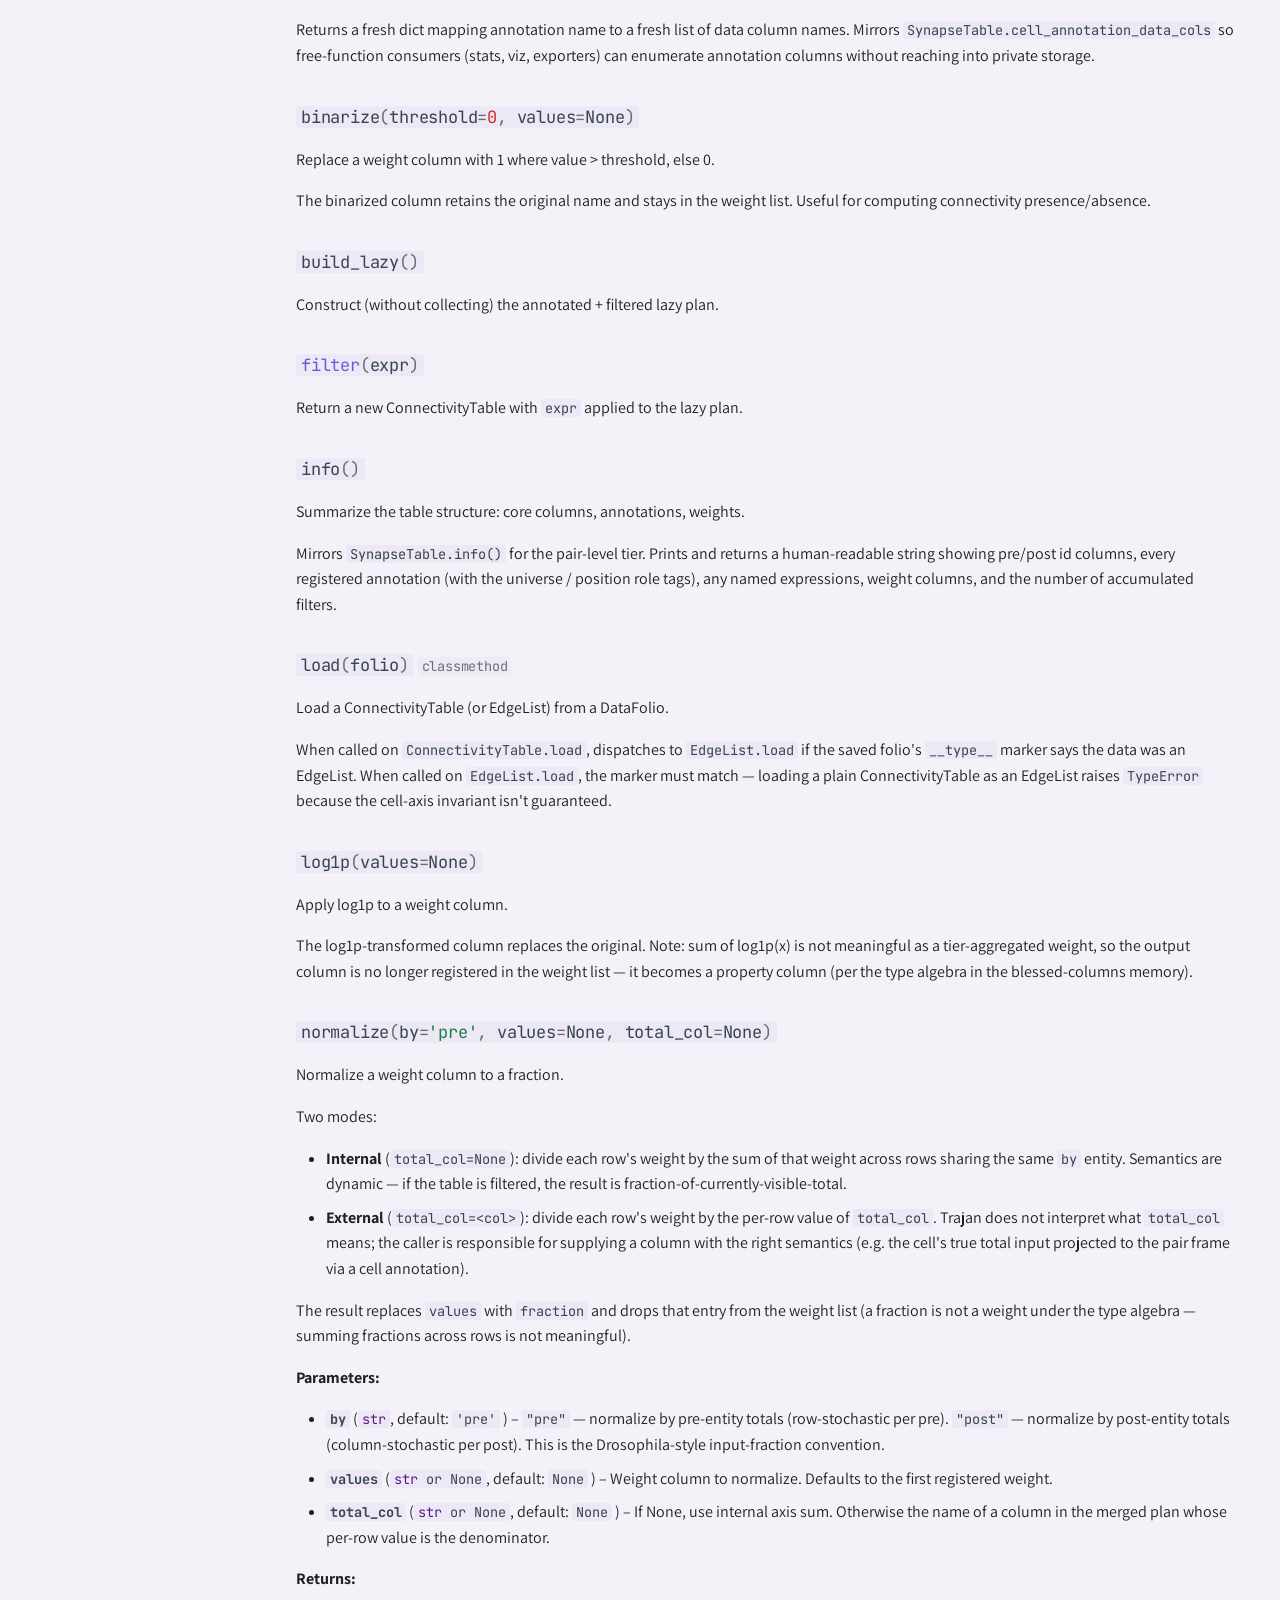
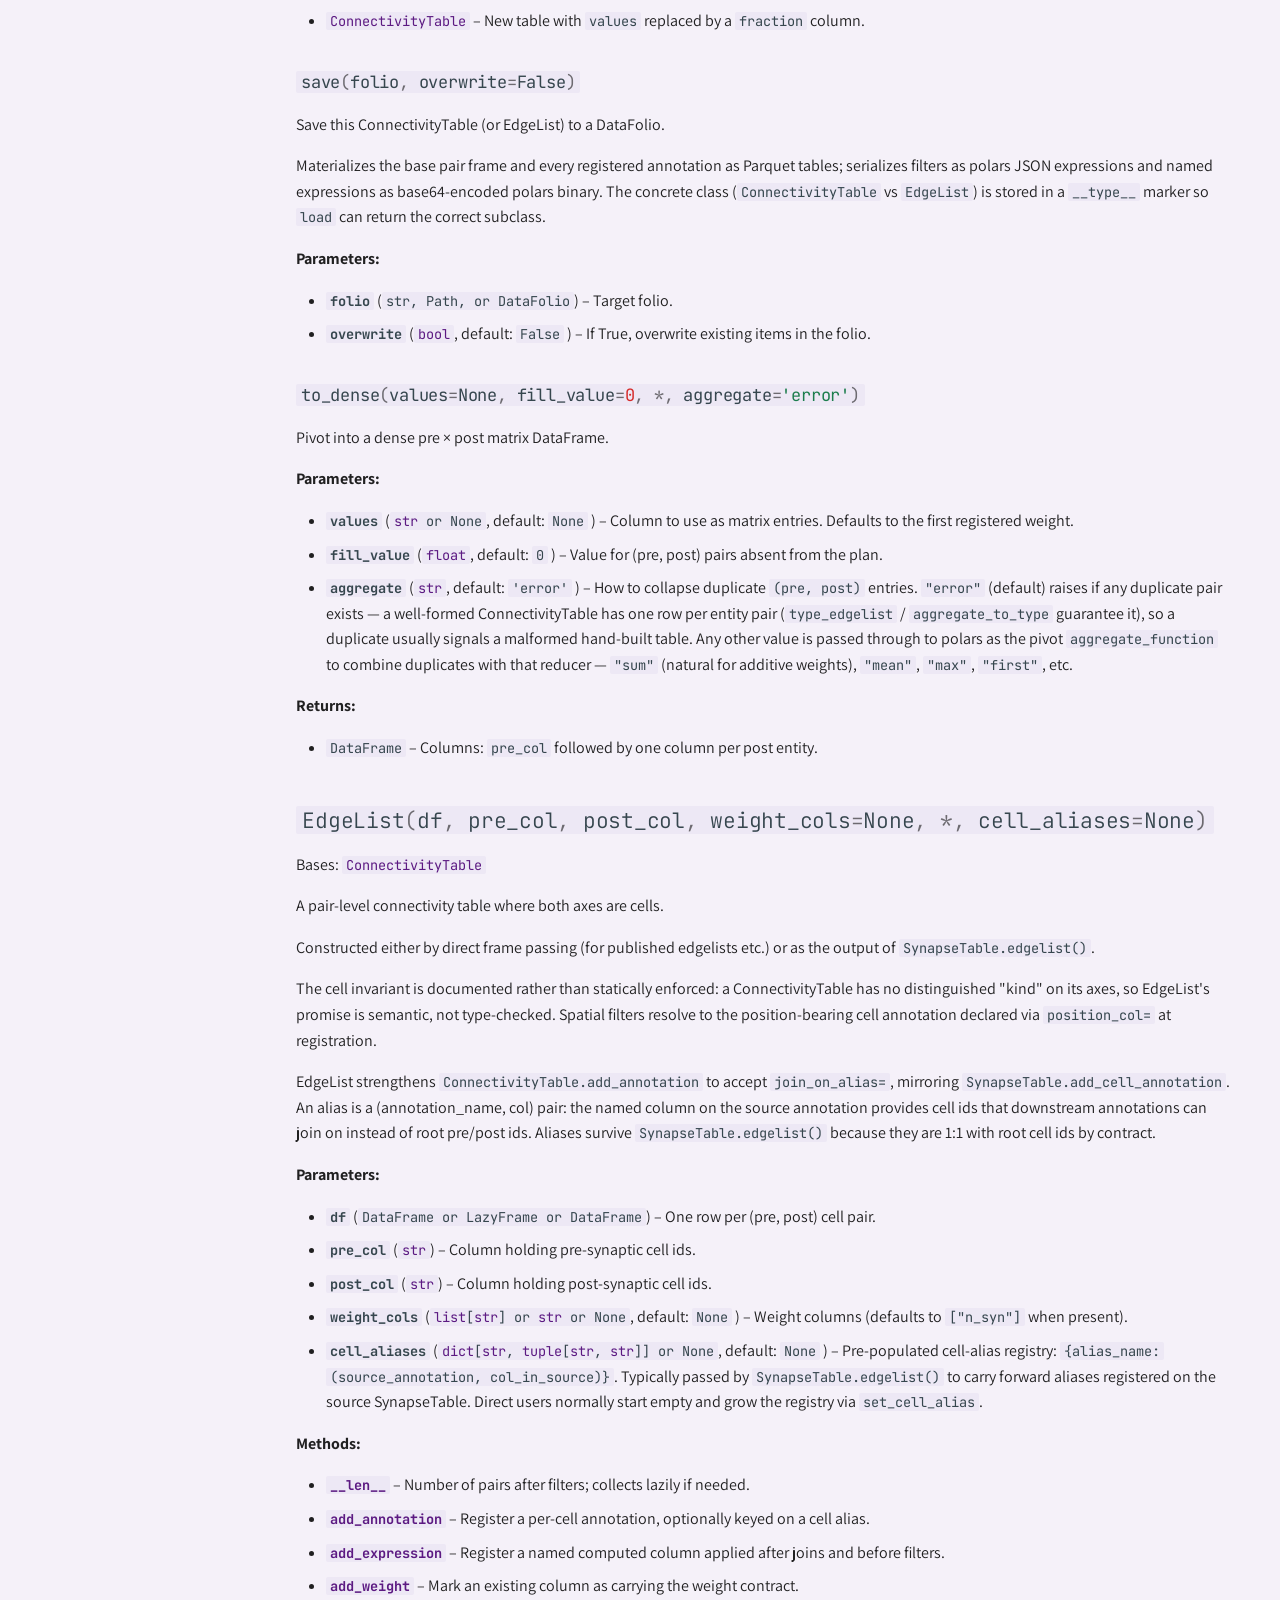
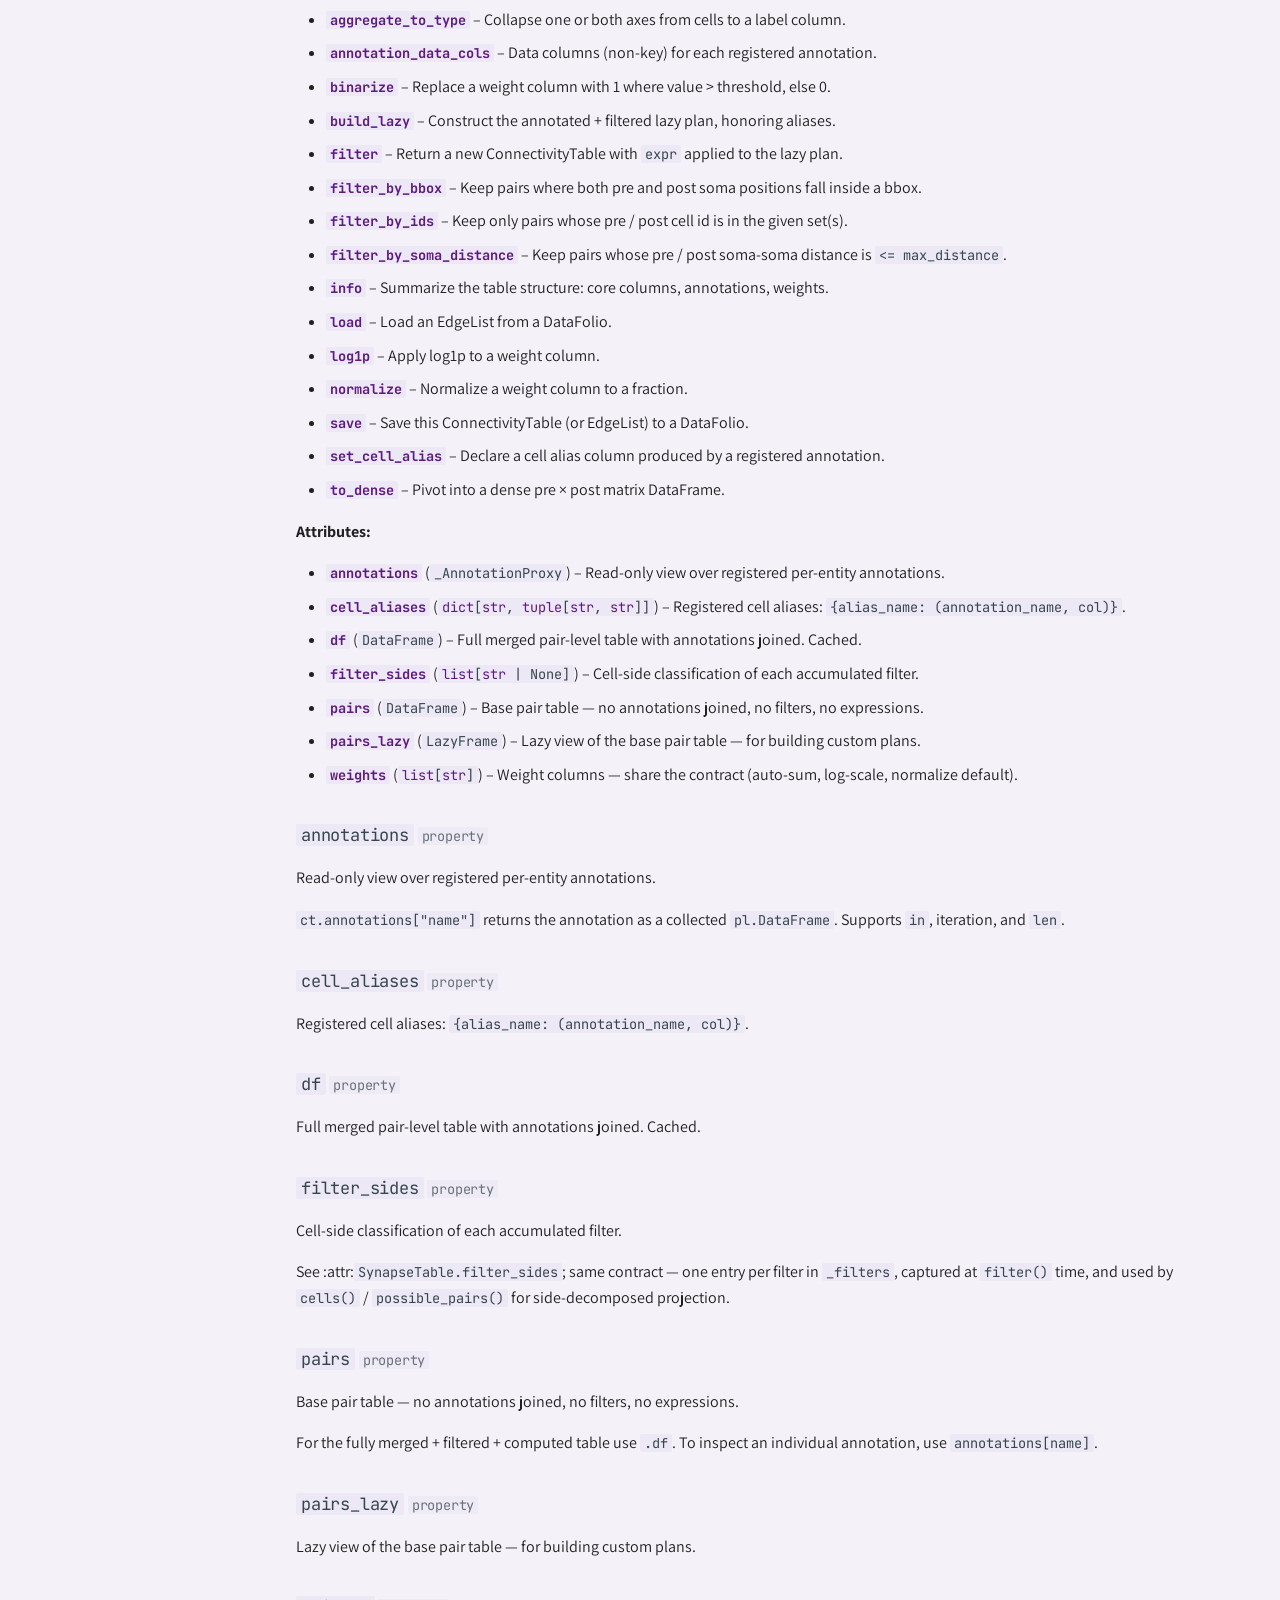
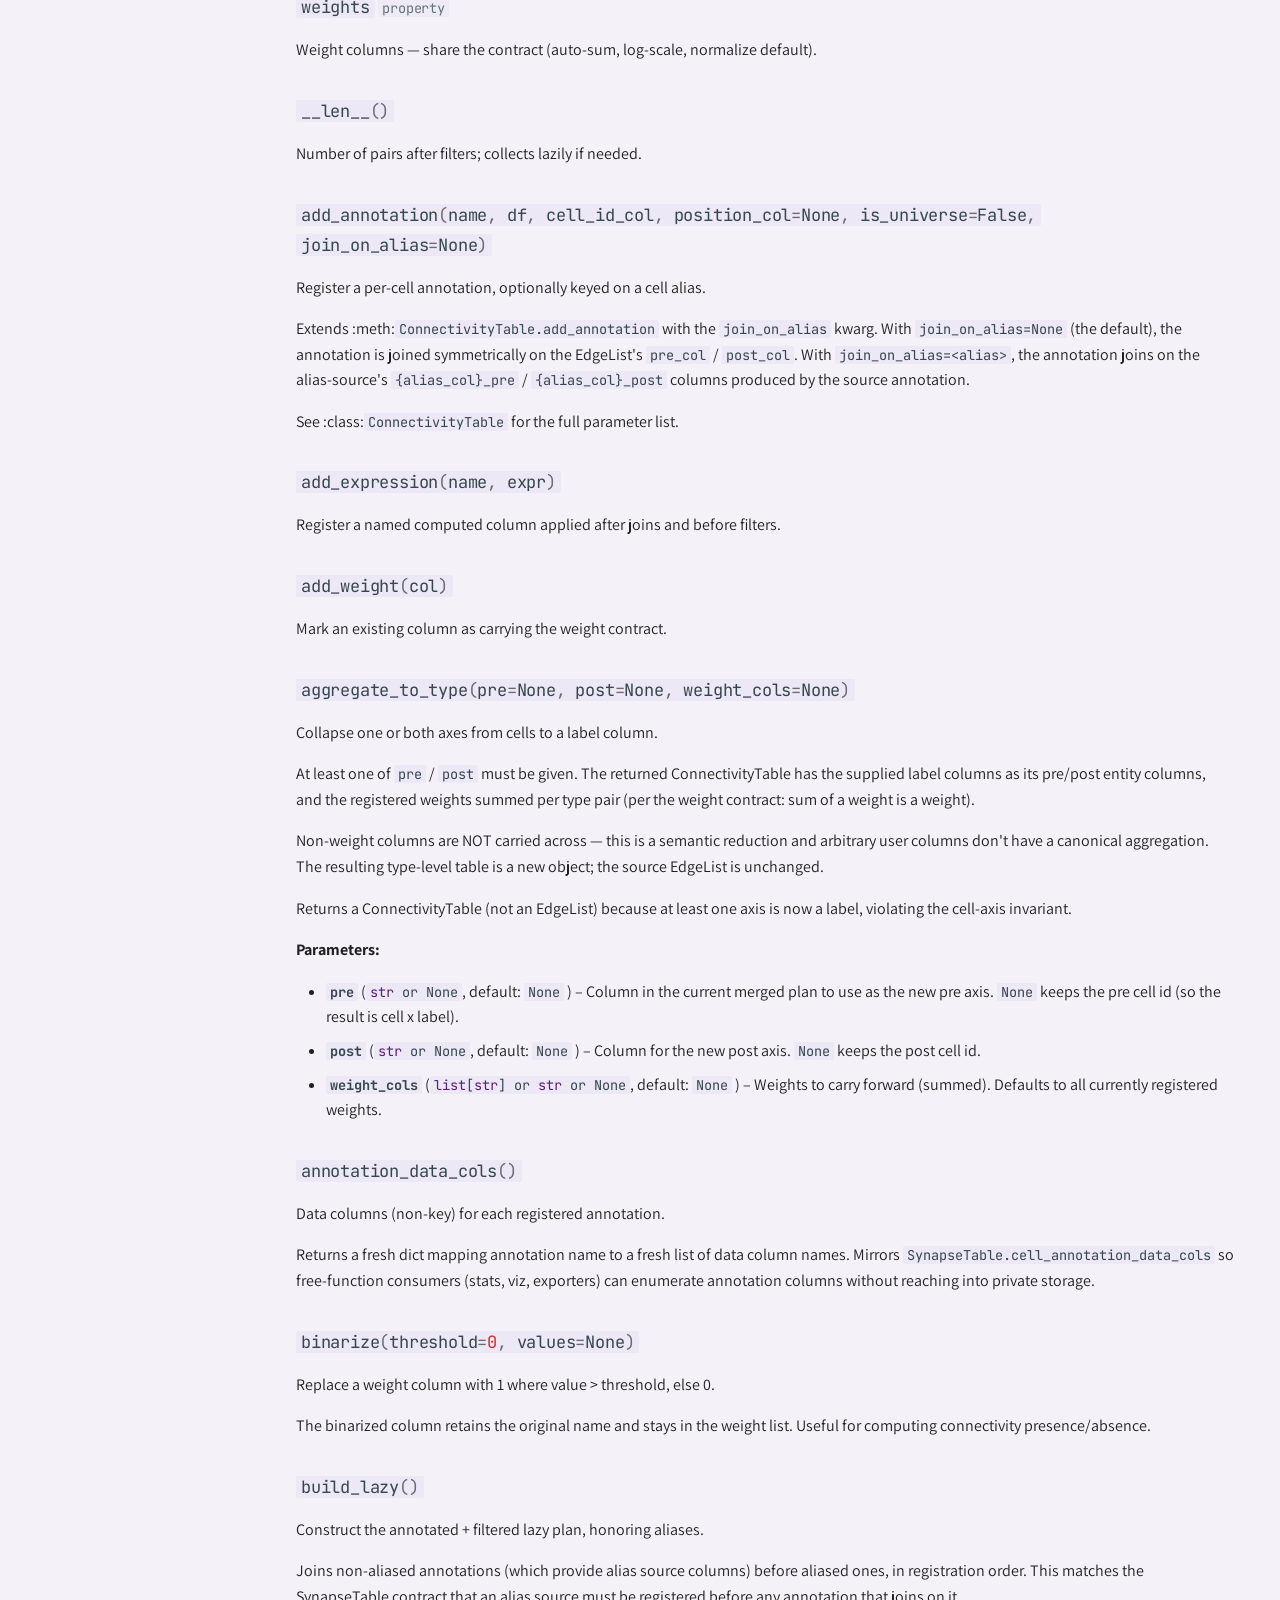
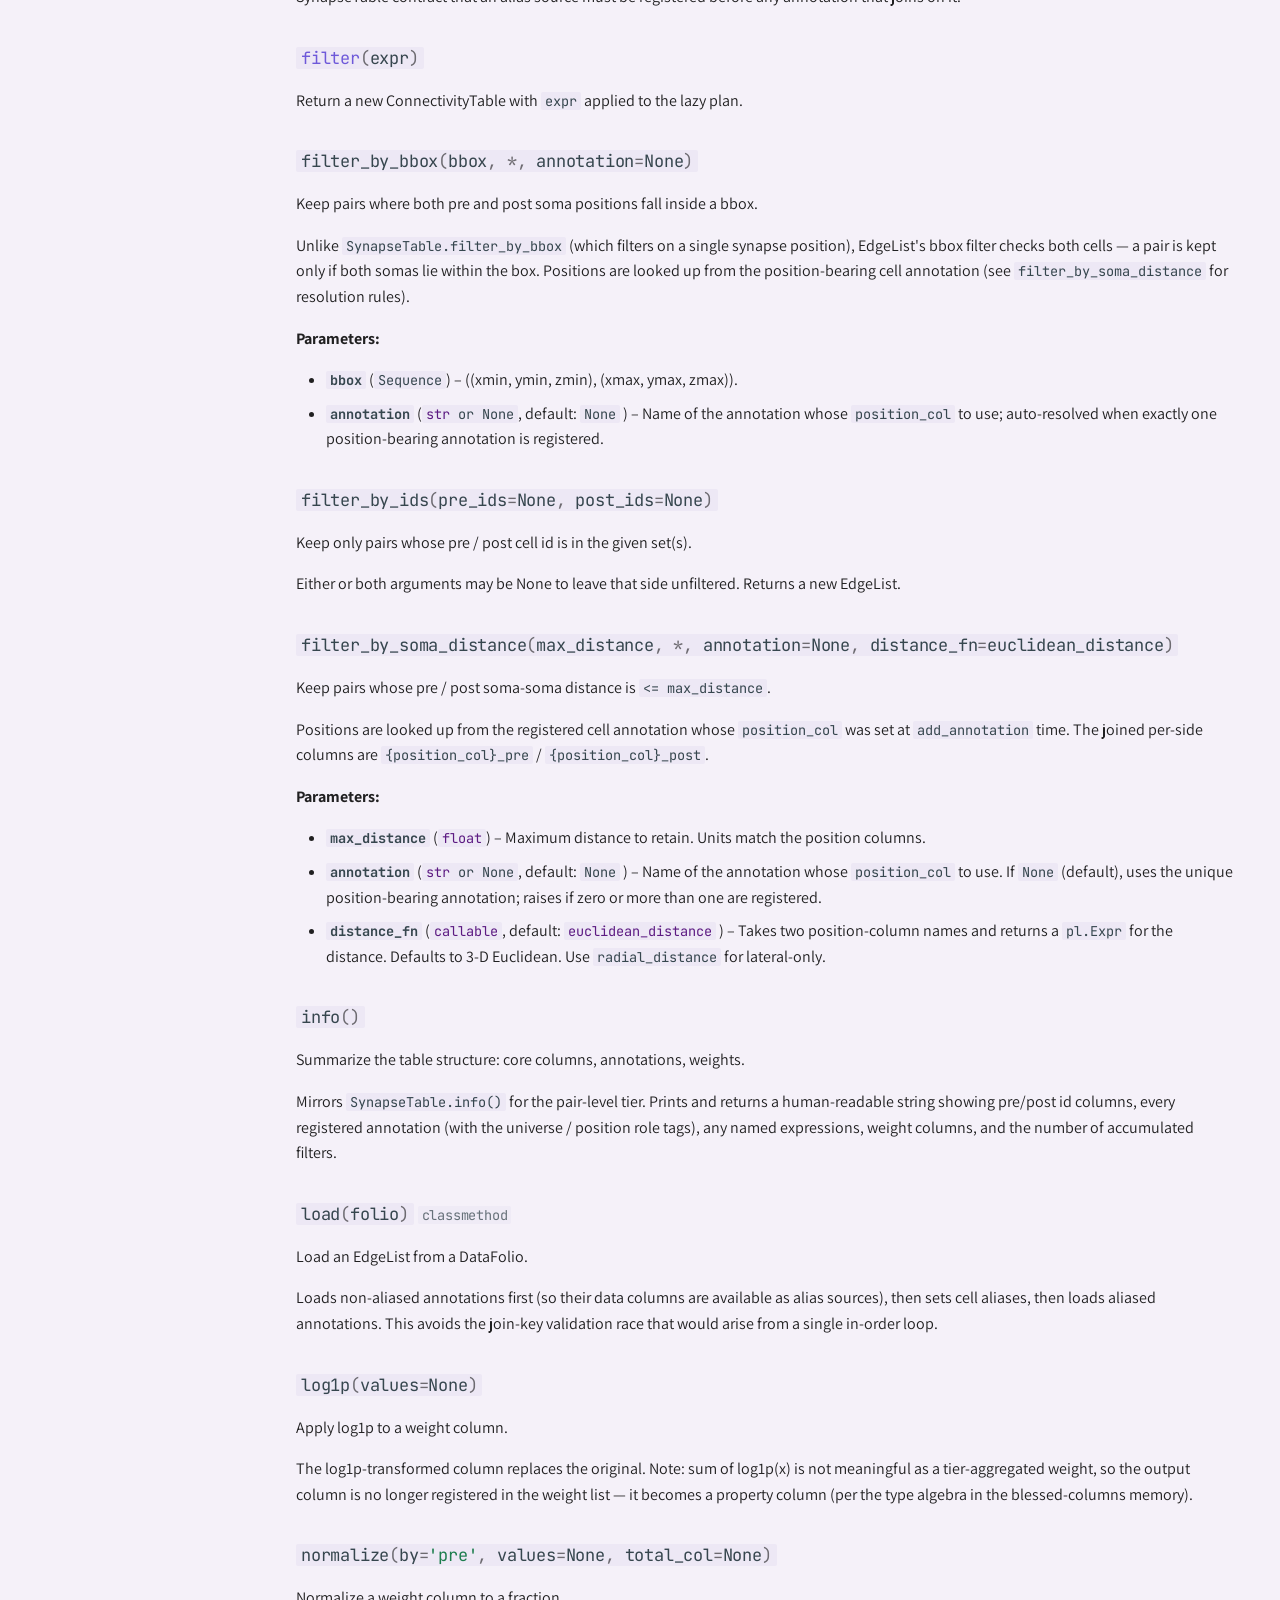
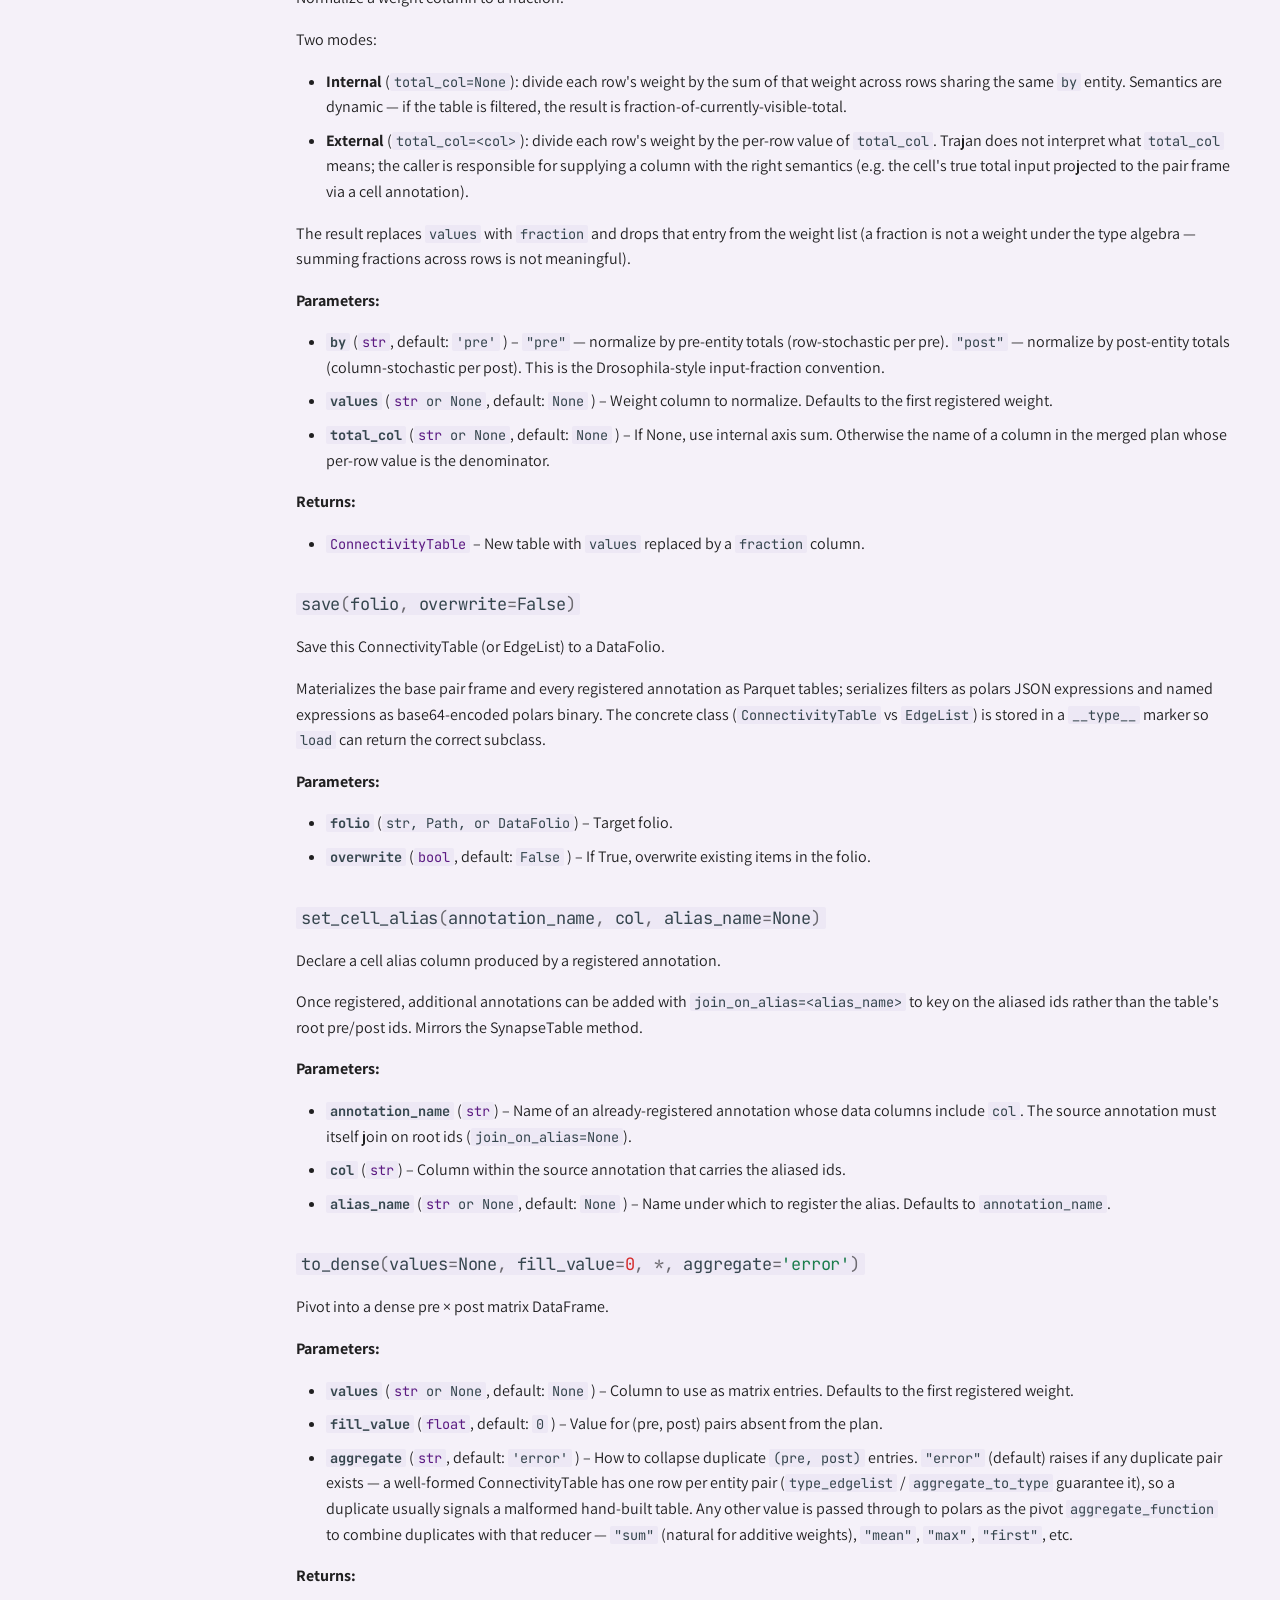
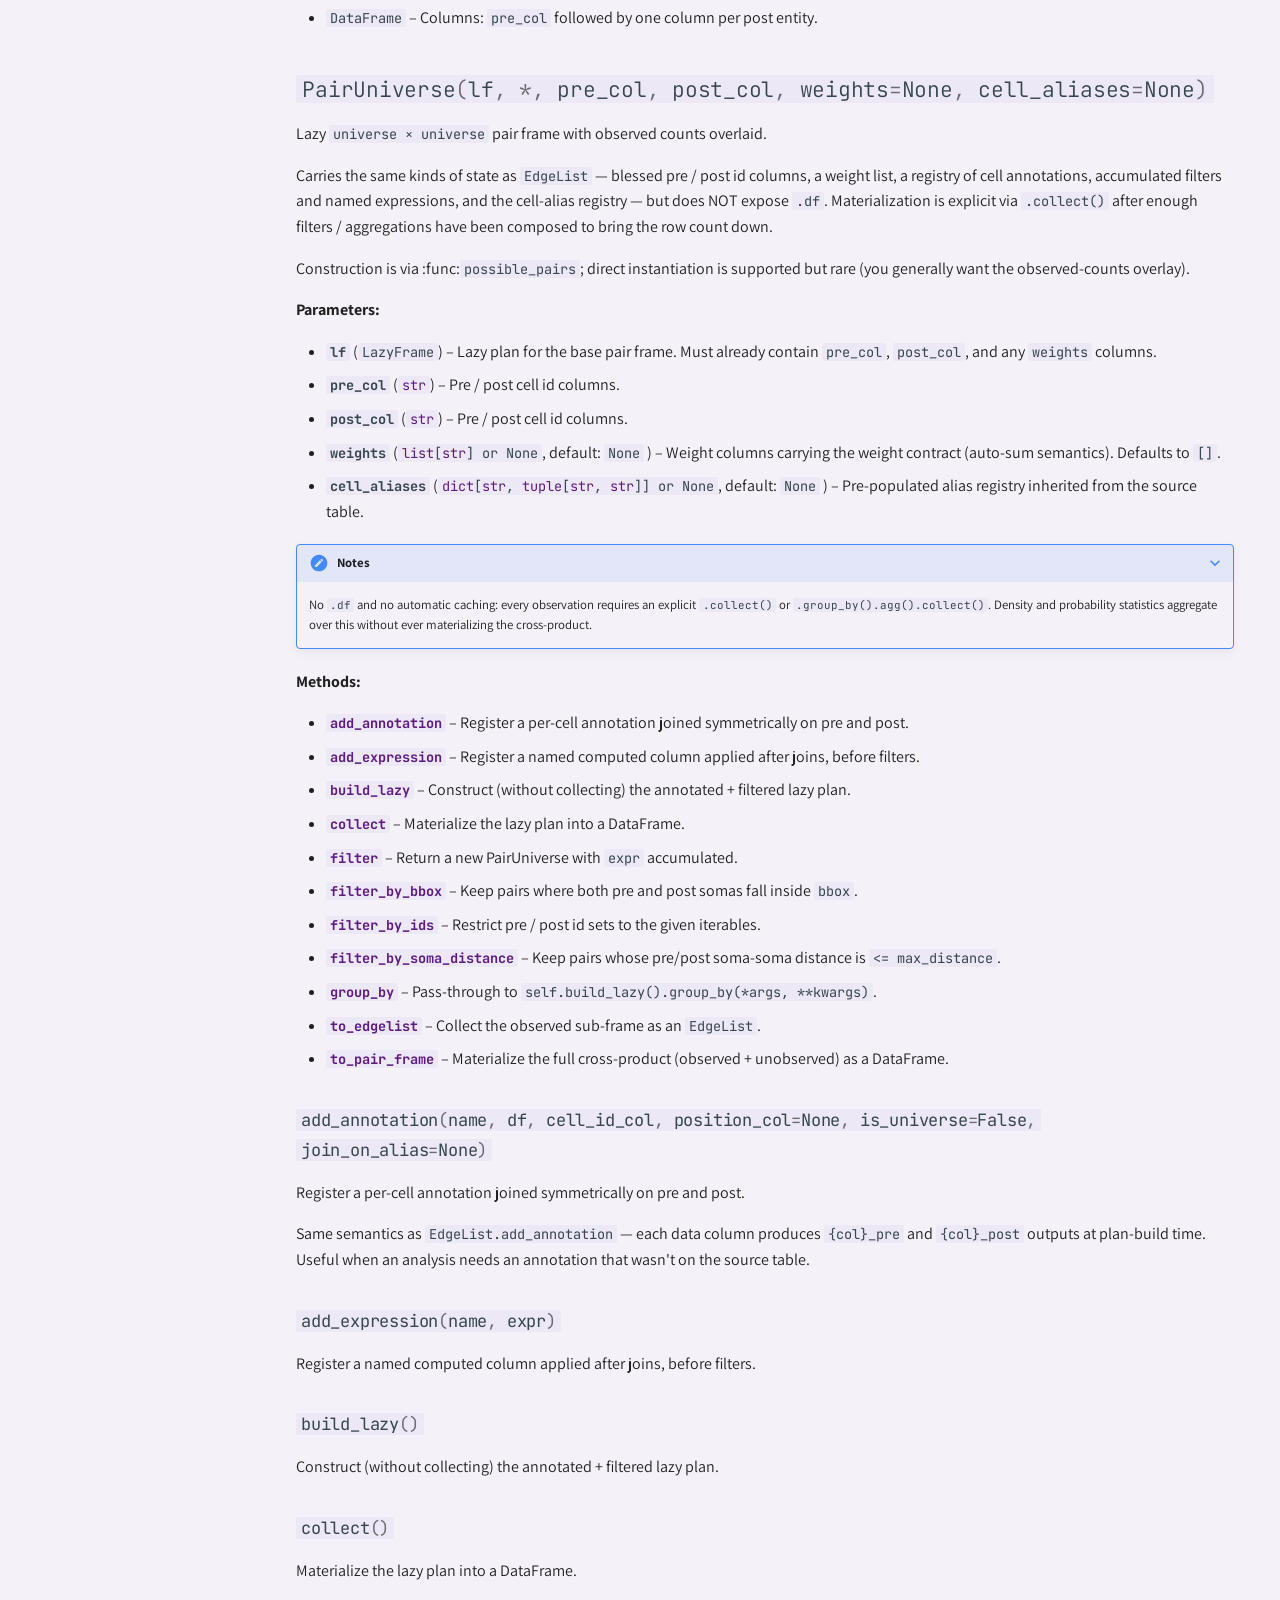
<file: reference/api/index.html>
<!doctype html>
<html lang="en" class="no-js">
  <head>
    
      <meta charset="utf-8">
      <meta name="viewport" content="width=device-width,initial-scale=1">
      
      
      
        <link rel="canonical" href="https://ceesem.github.io/trajan/reference/api/">
      
      
        <link rel="prev" href="../../guides/persistence/">
      
      
        <link rel="next" href="../../changelog/">
      
      
        
      
      
      <link rel="icon" href="../../assets/images/favicon.png">
      <meta name="generator" content="mkdocs-1.6.1, mkdocs-material-9.7.6">
    
    
      
        <title>API Reference - TrajanTable Documentation</title>
      
    
    
      <link rel="stylesheet" href="../../assets/stylesheets/main.484c7ddc.min.css">
      
        
        <link rel="stylesheet" href="../../assets/stylesheets/palette.ab4e12ef.min.css">
      
      


    
    
      
    
    
      
        
        
        <link rel="preconnect" href="https://fonts.gstatic.com" crossorigin>
        <link rel="stylesheet" href="https://fonts.googleapis.com/css?family=Assistant:300,300i,400,400i,700,700i%7CJetbrains+Mono:400,400i,700,700i&display=fallback">
        <style>:root{--md-text-font:"Assistant";--md-code-font:"Jetbrains Mono"}</style>
      
    
    
      <link rel="stylesheet" href="../../assets/_mkdocstrings.css">
    
      <link rel="stylesheet" href="../../stylesheets/extra.css">
    
    <script>__md_scope=new URL("../..",location),__md_hash=e=>[...e].reduce(((e,_)=>(e<<5)-e+_.charCodeAt(0)),0),__md_get=(e,_=localStorage,t=__md_scope)=>JSON.parse(_.getItem(t.pathname+"."+e)),__md_set=(e,_,t=localStorage,a=__md_scope)=>{try{t.setItem(a.pathname+"."+e,JSON.stringify(_))}catch(e){}}</script>
    
      

    
    
  </head>
  
  
    
    
      
    
    
    
    
    <body dir="ltr" data-md-color-scheme="default" data-md-color-primary="deep-purple" data-md-color-accent="cyan">
  
    
    <input class="md-toggle" data-md-toggle="drawer" type="checkbox" id="__drawer" autocomplete="off">
    <input class="md-toggle" data-md-toggle="search" type="checkbox" id="__search" autocomplete="off">
    <label class="md-overlay" for="__drawer"></label>
    <div data-md-component="skip">
      
        
        <a href="#api-reference" class="md-skip">
          Skip to content
        </a>
      
    </div>
    <div data-md-component="announce">
      
    </div>
    
    
      

  

<header class="md-header md-header--shadow md-header--lifted" data-md-component="header">
  <nav class="md-header__inner md-grid" aria-label="Header">
    <a href="../.." title="TrajanTable Documentation" class="md-header__button md-logo" aria-label="TrajanTable Documentation" data-md-component="logo">
      
  
  <svg xmlns="http://www.w3.org/2000/svg" viewBox="0 0 24 24"><path d="M12 8a3 3 0 0 0 3-3 3 3 0 0 0-3-3 3 3 0 0 0-3 3 3 3 0 0 0 3 3m0 3.54C9.64 9.35 6.5 8 3 8v11c3.5 0 6.64 1.35 9 3.54 2.36-2.19 5.5-3.54 9-3.54V8c-3.5 0-6.64 1.35-9 3.54"/></svg>

    </a>
    <label class="md-header__button md-icon" for="__drawer">
      
      <svg xmlns="http://www.w3.org/2000/svg" viewBox="0 0 24 24"><path d="M3 6h18v2H3zm0 5h18v2H3zm0 5h18v2H3z"/></svg>
    </label>
    <div class="md-header__title" data-md-component="header-title">
      <div class="md-header__ellipsis">
        <div class="md-header__topic">
          <span class="md-ellipsis">
            TrajanTable Documentation
          </span>
        </div>
        <div class="md-header__topic" data-md-component="header-topic">
          <span class="md-ellipsis">
            
              API Reference
            
          </span>
        </div>
      </div>
    </div>
    
      
        <form class="md-header__option" data-md-component="palette">
  
    
    
    
    <input class="md-option" data-md-color-media="(prefers-color-scheme: light)" data-md-color-scheme="default" data-md-color-primary="deep-purple" data-md-color-accent="cyan"  aria-label="Switch to dark mode"  type="radio" name="__palette" id="__palette_0">
    
      <label class="md-header__button md-icon" title="Switch to dark mode" for="__palette_1" hidden>
        <svg xmlns="http://www.w3.org/2000/svg" viewBox="0 0 24 24"><path d="M12 7a5 5 0 0 1 5 5 5 5 0 0 1-5 5 5 5 0 0 1-5-5 5 5 0 0 1 5-5m0 2a3 3 0 0 0-3 3 3 3 0 0 0 3 3 3 3 0 0 0 3-3 3 3 0 0 0-3-3m0-7 2.39 3.42C13.65 5.15 12.84 5 12 5s-1.65.15-2.39.42zM3.34 7l4.16-.35A7.2 7.2 0 0 0 5.94 8.5c-.44.74-.69 1.5-.83 2.29zm.02 10 1.76-3.77a7.131 7.131 0 0 0 2.38 4.14zM20.65 7l-1.77 3.79a7.02 7.02 0 0 0-2.38-4.15zm-.01 10-4.14.36c.59-.51 1.12-1.14 1.54-1.86.42-.73.69-1.5.83-2.29zM12 22l-2.41-3.44c.74.27 1.55.44 2.41.44.82 0 1.63-.17 2.37-.44z"/></svg>
      </label>
    
  
    
    
    
    <input class="md-option" data-md-color-media="(prefers-color-scheme: dark)" data-md-color-scheme="slate" data-md-color-primary="deep-purple" data-md-color-accent="cyan"  aria-label="Switch to light mode"  type="radio" name="__palette" id="__palette_1">
    
      <label class="md-header__button md-icon" title="Switch to light mode" for="__palette_0" hidden>
        <svg xmlns="http://www.w3.org/2000/svg" viewBox="0 0 24 24"><path d="m17.75 4.09-2.53 1.94.91 3.06-2.63-1.81-2.63 1.81.91-3.06-2.53-1.94L12.44 4l1.06-3 1.06 3zm3.5 6.91-1.64 1.25.59 1.98-1.7-1.17-1.7 1.17.59-1.98L15.75 11l2.06-.05L18.5 9l.69 1.95zm-2.28 4.95c.83-.08 1.72 1.1 1.19 1.85-.32.45-.66.87-1.08 1.27C15.17 23 8.84 23 4.94 19.07c-3.91-3.9-3.91-10.24 0-14.14.4-.4.82-.76 1.27-1.08.75-.53 1.93.36 1.85 1.19-.27 2.86.69 5.83 2.89 8.02a9.96 9.96 0 0 0 8.02 2.89m-1.64 2.02a12.08 12.08 0 0 1-7.8-3.47c-2.17-2.19-3.33-5-3.49-7.82-2.81 3.14-2.7 7.96.31 10.98 3.02 3.01 7.84 3.12 10.98.31"/></svg>
      </label>
    
  
</form>
      
    
    
      <script>var palette=__md_get("__palette");if(palette&&palette.color){if("(prefers-color-scheme)"===palette.color.media){var media=matchMedia("(prefers-color-scheme: light)"),input=document.querySelector(media.matches?"[data-md-color-media='(prefers-color-scheme: light)']":"[data-md-color-media='(prefers-color-scheme: dark)']");palette.color.media=input.getAttribute("data-md-color-media"),palette.color.scheme=input.getAttribute("data-md-color-scheme"),palette.color.primary=input.getAttribute("data-md-color-primary"),palette.color.accent=input.getAttribute("data-md-color-accent")}for(var[key,value]of Object.entries(palette.color))document.body.setAttribute("data-md-color-"+key,value)}</script>
    
    
    
    
      <div class="md-header__source">
        <a href="https://github.com/ceesem/trajan" title="Go to repository" class="md-source" data-md-component="source">
  <div class="md-source__icon md-icon">
    
    <svg xmlns="http://www.w3.org/2000/svg" viewBox="0 0 512 512"><!--! Font Awesome Free 7.1.0 by @fontawesome - https://fontawesome.com License - https://fontawesome.com/license/free (Icons: CC BY 4.0, Fonts: SIL OFL 1.1, Code: MIT License) Copyright 2025 Fonticons, Inc.--><path d="M173.9 397.4c0 2-2.3 3.6-5.2 3.6-3.3.3-5.6-1.3-5.6-3.6 0-2 2.3-3.6 5.2-3.6 3-.3 5.6 1.3 5.6 3.6m-31.1-4.5c-.7 2 1.3 4.3 4.3 4.9 2.6 1 5.6 0 6.2-2s-1.3-4.3-4.3-5.2c-2.6-.7-5.5.3-6.2 2.3m44.2-1.7c-2.9.7-4.9 2.6-4.6 4.9.3 2 2.9 3.3 5.9 2.6 2.9-.7 4.9-2.6 4.6-4.6-.3-1.9-3-3.2-5.9-2.9M252.8 8C114.1 8 8 113.3 8 252c0 110.9 69.8 205.8 169.5 239.2 12.8 2.3 17.3-5.6 17.3-12.1 0-6.2-.3-40.4-.3-61.4 0 0-70 15-84.7-29.8 0 0-11.4-29.1-27.8-36.6 0 0-22.9-15.7 1.6-15.4 0 0 24.9 2 38.6 25.8 21.9 38.6 58.6 27.5 72.9 20.9 2.3-16 8.8-27.1 16-33.7-55.9-6.2-112.3-14.3-112.3-110.5 0-27.5 7.6-41.3 23.6-58.9-2.6-6.5-11.1-33.3 2.6-67.9 20.9-6.5 69 27 69 27 20-5.6 41.5-8.5 62.8-8.5s42.8 2.9 62.8 8.5c0 0 48.1-33.6 69-27 13.7 34.7 5.2 61.4 2.6 67.9 16 17.7 25.8 31.5 25.8 58.9 0 96.5-58.9 104.2-114.8 110.5 9.2 7.9 17 22.9 17 46.4 0 33.7-.3 75.4-.3 83.6 0 6.5 4.6 14.4 17.3 12.1C436.2 457.8 504 362.9 504 252 504 113.3 391.5 8 252.8 8M105.2 352.9c-1.3 1-1 3.3.7 5.2 1.6 1.6 3.9 2.3 5.2 1 1.3-1 1-3.3-.7-5.2-1.6-1.6-3.9-2.3-5.2-1m-10.8-8.1c-.7 1.3.3 2.9 2.3 3.9 1.6 1 3.6.7 4.3-.7.7-1.3-.3-2.9-2.3-3.9-2-.6-3.6-.3-4.3.7m32.4 35.6c-1.6 1.3-1 4.3 1.3 6.2 2.3 2.3 5.2 2.6 6.5 1 1.3-1.3.7-4.3-1.3-6.2-2.2-2.3-5.2-2.6-6.5-1m-11.4-14.7c-1.6 1-1.6 3.6 0 5.9s4.3 3.3 5.6 2.3c1.6-1.3 1.6-3.9 0-6.2-1.4-2.3-4-3.3-5.6-2"/></svg>
  </div>
  <div class="md-source__repository">
    ceesem/trajan
  </div>
</a>
      </div>
    
  </nav>
  
    
      
<nav class="md-tabs" aria-label="Tabs" data-md-component="tabs">
  <div class="md-grid">
    <ul class="md-tabs__list">
      
        
  
  
  
  
    <li class="md-tabs__item">
      <a href="../.." class="md-tabs__link">
        
  
  
    
  
  About

      </a>
    </li>
  

      
        
  
  
  
  
    
    
      <li class="md-tabs__item">
        <a href="../../guides/cheatsheet/" class="md-tabs__link">
          
  
  
    
  
  Guides

        </a>
      </li>
    
  

      
        
  
  
  
    
  
  
    
    
      <li class="md-tabs__item md-tabs__item--active">
        <a href="./" class="md-tabs__link">
          
  
  
    
  
  Function Reference

        </a>
      </li>
    
  

      
        
  
  
  
  
    <li class="md-tabs__item">
      <a href="../../changelog/" class="md-tabs__link">
        
  
  
    
  
  Changelog

      </a>
    </li>
  

      
    </ul>
  </div>
</nav>
    
  
</header>
    
    <div class="md-container" data-md-component="container">
      
      
        
      
      <main class="md-main" data-md-component="main">
        <div class="md-main__inner md-grid">
          
            
              
              <div class="md-sidebar md-sidebar--primary" data-md-component="sidebar" data-md-type="navigation" >
                <div class="md-sidebar__scrollwrap">
                  <div class="md-sidebar__inner">
                    


  


  

<nav class="md-nav md-nav--primary md-nav--lifted md-nav--integrated" aria-label="Navigation" data-md-level="0">
  <label class="md-nav__title" for="__drawer">
    <a href="../.." title="TrajanTable Documentation" class="md-nav__button md-logo" aria-label="TrajanTable Documentation" data-md-component="logo">
      
  
  <svg xmlns="http://www.w3.org/2000/svg" viewBox="0 0 24 24"><path d="M12 8a3 3 0 0 0 3-3 3 3 0 0 0-3-3 3 3 0 0 0-3 3 3 3 0 0 0 3 3m0 3.54C9.64 9.35 6.5 8 3 8v11c3.5 0 6.64 1.35 9 3.54 2.36-2.19 5.5-3.54 9-3.54V8c-3.5 0-6.64 1.35-9 3.54"/></svg>

    </a>
    TrajanTable Documentation
  </label>
  
    <div class="md-nav__source">
      <a href="https://github.com/ceesem/trajan" title="Go to repository" class="md-source" data-md-component="source">
  <div class="md-source__icon md-icon">
    
    <svg xmlns="http://www.w3.org/2000/svg" viewBox="0 0 512 512"><!--! Font Awesome Free 7.1.0 by @fontawesome - https://fontawesome.com License - https://fontawesome.com/license/free (Icons: CC BY 4.0, Fonts: SIL OFL 1.1, Code: MIT License) Copyright 2025 Fonticons, Inc.--><path d="M173.9 397.4c0 2-2.3 3.6-5.2 3.6-3.3.3-5.6-1.3-5.6-3.6 0-2 2.3-3.6 5.2-3.6 3-.3 5.6 1.3 5.6 3.6m-31.1-4.5c-.7 2 1.3 4.3 4.3 4.9 2.6 1 5.6 0 6.2-2s-1.3-4.3-4.3-5.2c-2.6-.7-5.5.3-6.2 2.3m44.2-1.7c-2.9.7-4.9 2.6-4.6 4.9.3 2 2.9 3.3 5.9 2.6 2.9-.7 4.9-2.6 4.6-4.6-.3-1.9-3-3.2-5.9-2.9M252.8 8C114.1 8 8 113.3 8 252c0 110.9 69.8 205.8 169.5 239.2 12.8 2.3 17.3-5.6 17.3-12.1 0-6.2-.3-40.4-.3-61.4 0 0-70 15-84.7-29.8 0 0-11.4-29.1-27.8-36.6 0 0-22.9-15.7 1.6-15.4 0 0 24.9 2 38.6 25.8 21.9 38.6 58.6 27.5 72.9 20.9 2.3-16 8.8-27.1 16-33.7-55.9-6.2-112.3-14.3-112.3-110.5 0-27.5 7.6-41.3 23.6-58.9-2.6-6.5-11.1-33.3 2.6-67.9 20.9-6.5 69 27 69 27 20-5.6 41.5-8.5 62.8-8.5s42.8 2.9 62.8 8.5c0 0 48.1-33.6 69-27 13.7 34.7 5.2 61.4 2.6 67.9 16 17.7 25.8 31.5 25.8 58.9 0 96.5-58.9 104.2-114.8 110.5 9.2 7.9 17 22.9 17 46.4 0 33.7-.3 75.4-.3 83.6 0 6.5 4.6 14.4 17.3 12.1C436.2 457.8 504 362.9 504 252 504 113.3 391.5 8 252.8 8M105.2 352.9c-1.3 1-1 3.3.7 5.2 1.6 1.6 3.9 2.3 5.2 1 1.3-1 1-3.3-.7-5.2-1.6-1.6-3.9-2.3-5.2-1m-10.8-8.1c-.7 1.3.3 2.9 2.3 3.9 1.6 1 3.6.7 4.3-.7.7-1.3-.3-2.9-2.3-3.9-2-.6-3.6-.3-4.3.7m32.4 35.6c-1.6 1.3-1 4.3 1.3 6.2 2.3 2.3 5.2 2.6 6.5 1 1.3-1.3.7-4.3-1.3-6.2-2.2-2.3-5.2-2.6-6.5-1m-11.4-14.7c-1.6 1-1.6 3.6 0 5.9s4.3 3.3 5.6 2.3c1.6-1.3 1.6-3.9 0-6.2-1.4-2.3-4-3.3-5.6-2"/></svg>
  </div>
  <div class="md-source__repository">
    ceesem/trajan
  </div>
</a>
    </div>
  
  <ul class="md-nav__list" data-md-scrollfix>
    
      
      
  
  
  
  
    <li class="md-nav__item">
      <a href="../.." class="md-nav__link">
        
  
  
  <span class="md-ellipsis">
    
  
    About
  

    
  </span>
  
  

      </a>
    </li>
  

    
      
      
  
  
  
  
    
    
      
        
      
        
      
        
      
        
      
        
      
        
      
        
      
    
    
    
      
      
    
    
      
        
        
      
    
    <li class="md-nav__item md-nav__item--pruned md-nav__item--nested">
      
        
  
  
  
    <a href="../../guides/cheatsheet/" class="md-nav__link">
      
  
  
  <span class="md-ellipsis">
    
  
    Guides
  

    
  </span>
  
  

      
        <span class="md-nav__icon md-icon"></span>
      
    </a>
  

      
    </li>
  

    
      
      
  
  
    
  
  
  
    
    
      
        
      
    
    
    
      
        
        
      
      
    
    
      
    
    <li class="md-nav__item md-nav__item--active md-nav__item--section md-nav__item--nested">
      
        
        
        <input class="md-nav__toggle md-toggle " type="checkbox" id="__nav_3" checked>
        
          
          <label class="md-nav__link" for="__nav_3" id="__nav_3_label" tabindex="">
            
  
  
  <span class="md-ellipsis">
    
  
    Function Reference
  

    
  </span>
  
  

            <span class="md-nav__icon md-icon"></span>
          </label>
        
        <nav class="md-nav" data-md-level="1" aria-labelledby="__nav_3_label" aria-expanded="true">
          <label class="md-nav__title" for="__nav_3">
            <span class="md-nav__icon md-icon"></span>
            
  
    Function Reference
  

          </label>
          <ul class="md-nav__list" data-md-scrollfix>
            
              
                
  
  
    
  
  
  
    <li class="md-nav__item md-nav__item--active">
      
      <input class="md-nav__toggle md-toggle" type="checkbox" id="__toc">
      
      
        
      
      
        <label class="md-nav__link md-nav__link--active" for="__toc">
          
  
  
  <span class="md-ellipsis">
    
  
    API Reference
  

    
  </span>
  
  

          <span class="md-nav__icon md-icon"></span>
        </label>
      
      <a href="./" class="md-nav__link md-nav__link--active">
        
  
  
  <span class="md-ellipsis">
    
  
    API Reference
  

    
  </span>
  
  

      </a>
      
        

<nav class="md-nav md-nav--secondary" aria-label="Table of contents">
  
  
  
    
  
  
    <label class="md-nav__title" for="__toc">
      <span class="md-nav__icon md-icon"></span>
      Table of contents
    </label>
    <ul class="md-nav__list" data-md-component="toc" data-md-scrollfix>
      
        <li class="md-nav__item">
  <a href="#trajan.ConnectivityTable" class="md-nav__link">
    <span class="md-ellipsis">
      
        ConnectivityTable
      
    </span>
  </a>
  
    <nav class="md-nav" aria-label="ConnectivityTable">
      <ul class="md-nav__list">
        
          <li class="md-nav__item">
  <a href="#trajan.ConnectivityTable.annotations" class="md-nav__link">
    <span class="md-ellipsis">
      
        annotations
      
    </span>
  </a>
  
</li>
        
          <li class="md-nav__item">
  <a href="#trajan.ConnectivityTable.df" class="md-nav__link">
    <span class="md-ellipsis">
      
        df
      
    </span>
  </a>
  
</li>
        
          <li class="md-nav__item">
  <a href="#trajan.ConnectivityTable.filter_sides" class="md-nav__link">
    <span class="md-ellipsis">
      
        filter_sides
      
    </span>
  </a>
  
</li>
        
          <li class="md-nav__item">
  <a href="#trajan.ConnectivityTable.pairs" class="md-nav__link">
    <span class="md-ellipsis">
      
        pairs
      
    </span>
  </a>
  
</li>
        
          <li class="md-nav__item">
  <a href="#trajan.ConnectivityTable.pairs_lazy" class="md-nav__link">
    <span class="md-ellipsis">
      
        pairs_lazy
      
    </span>
  </a>
  
</li>
        
          <li class="md-nav__item">
  <a href="#trajan.ConnectivityTable.weights" class="md-nav__link">
    <span class="md-ellipsis">
      
        weights
      
    </span>
  </a>
  
</li>
        
          <li class="md-nav__item">
  <a href="#trajan.ConnectivityTable.__len__" class="md-nav__link">
    <span class="md-ellipsis">
      
        __len__
      
    </span>
  </a>
  
</li>
        
          <li class="md-nav__item">
  <a href="#trajan.ConnectivityTable.add_annotation" class="md-nav__link">
    <span class="md-ellipsis">
      
        add_annotation
      
    </span>
  </a>
  
</li>
        
          <li class="md-nav__item">
  <a href="#trajan.ConnectivityTable.add_expression" class="md-nav__link">
    <span class="md-ellipsis">
      
        add_expression
      
    </span>
  </a>
  
</li>
        
          <li class="md-nav__item">
  <a href="#trajan.ConnectivityTable.add_weight" class="md-nav__link">
    <span class="md-ellipsis">
      
        add_weight
      
    </span>
  </a>
  
</li>
        
          <li class="md-nav__item">
  <a href="#trajan.ConnectivityTable.annotation_data_cols" class="md-nav__link">
    <span class="md-ellipsis">
      
        annotation_data_cols
      
    </span>
  </a>
  
</li>
        
          <li class="md-nav__item">
  <a href="#trajan.ConnectivityTable.binarize" class="md-nav__link">
    <span class="md-ellipsis">
      
        binarize
      
    </span>
  </a>
  
</li>
        
          <li class="md-nav__item">
  <a href="#trajan.ConnectivityTable.build_lazy" class="md-nav__link">
    <span class="md-ellipsis">
      
        build_lazy
      
    </span>
  </a>
  
</li>
        
          <li class="md-nav__item">
  <a href="#trajan.ConnectivityTable.filter" class="md-nav__link">
    <span class="md-ellipsis">
      
        filter
      
    </span>
  </a>
  
</li>
        
          <li class="md-nav__item">
  <a href="#trajan.ConnectivityTable.info" class="md-nav__link">
    <span class="md-ellipsis">
      
        info
      
    </span>
  </a>
  
</li>
        
          <li class="md-nav__item">
  <a href="#trajan.ConnectivityTable.load" class="md-nav__link">
    <span class="md-ellipsis">
      
        load
      
    </span>
  </a>
  
</li>
        
          <li class="md-nav__item">
  <a href="#trajan.ConnectivityTable.log1p" class="md-nav__link">
    <span class="md-ellipsis">
      
        log1p
      
    </span>
  </a>
  
</li>
        
          <li class="md-nav__item">
  <a href="#trajan.ConnectivityTable.normalize" class="md-nav__link">
    <span class="md-ellipsis">
      
        normalize
      
    </span>
  </a>
  
</li>
        
          <li class="md-nav__item">
  <a href="#trajan.ConnectivityTable.save" class="md-nav__link">
    <span class="md-ellipsis">
      
        save
      
    </span>
  </a>
  
</li>
        
          <li class="md-nav__item">
  <a href="#trajan.ConnectivityTable.to_dense" class="md-nav__link">
    <span class="md-ellipsis">
      
        to_dense
      
    </span>
  </a>
  
</li>
        
      </ul>
    </nav>
  
</li>
      
        <li class="md-nav__item">
  <a href="#trajan.EdgeList" class="md-nav__link">
    <span class="md-ellipsis">
      
        EdgeList
      
    </span>
  </a>
  
    <nav class="md-nav" aria-label="EdgeList">
      <ul class="md-nav__list">
        
          <li class="md-nav__item">
  <a href="#trajan.EdgeList.annotations" class="md-nav__link">
    <span class="md-ellipsis">
      
        annotations
      
    </span>
  </a>
  
</li>
        
          <li class="md-nav__item">
  <a href="#trajan.EdgeList.cell_aliases" class="md-nav__link">
    <span class="md-ellipsis">
      
        cell_aliases
      
    </span>
  </a>
  
</li>
        
          <li class="md-nav__item">
  <a href="#trajan.EdgeList.df" class="md-nav__link">
    <span class="md-ellipsis">
      
        df
      
    </span>
  </a>
  
</li>
        
          <li class="md-nav__item">
  <a href="#trajan.EdgeList.filter_sides" class="md-nav__link">
    <span class="md-ellipsis">
      
        filter_sides
      
    </span>
  </a>
  
</li>
        
          <li class="md-nav__item">
  <a href="#trajan.EdgeList.pairs" class="md-nav__link">
    <span class="md-ellipsis">
      
        pairs
      
    </span>
  </a>
  
</li>
        
          <li class="md-nav__item">
  <a href="#trajan.EdgeList.pairs_lazy" class="md-nav__link">
    <span class="md-ellipsis">
      
        pairs_lazy
      
    </span>
  </a>
  
</li>
        
          <li class="md-nav__item">
  <a href="#trajan.EdgeList.weights" class="md-nav__link">
    <span class="md-ellipsis">
      
        weights
      
    </span>
  </a>
  
</li>
        
          <li class="md-nav__item">
  <a href="#trajan.EdgeList.__len__" class="md-nav__link">
    <span class="md-ellipsis">
      
        __len__
      
    </span>
  </a>
  
</li>
        
          <li class="md-nav__item">
  <a href="#trajan.EdgeList.add_annotation" class="md-nav__link">
    <span class="md-ellipsis">
      
        add_annotation
      
    </span>
  </a>
  
</li>
        
          <li class="md-nav__item">
  <a href="#trajan.EdgeList.add_expression" class="md-nav__link">
    <span class="md-ellipsis">
      
        add_expression
      
    </span>
  </a>
  
</li>
        
          <li class="md-nav__item">
  <a href="#trajan.EdgeList.add_weight" class="md-nav__link">
    <span class="md-ellipsis">
      
        add_weight
      
    </span>
  </a>
  
</li>
        
          <li class="md-nav__item">
  <a href="#trajan.EdgeList.aggregate_to_type" class="md-nav__link">
    <span class="md-ellipsis">
      
        aggregate_to_type
      
    </span>
  </a>
  
</li>
        
          <li class="md-nav__item">
  <a href="#trajan.EdgeList.annotation_data_cols" class="md-nav__link">
    <span class="md-ellipsis">
      
        annotation_data_cols
      
    </span>
  </a>
  
</li>
        
          <li class="md-nav__item">
  <a href="#trajan.EdgeList.binarize" class="md-nav__link">
    <span class="md-ellipsis">
      
        binarize
      
    </span>
  </a>
  
</li>
        
          <li class="md-nav__item">
  <a href="#trajan.EdgeList.build_lazy" class="md-nav__link">
    <span class="md-ellipsis">
      
        build_lazy
      
    </span>
  </a>
  
</li>
        
          <li class="md-nav__item">
  <a href="#trajan.EdgeList.filter" class="md-nav__link">
    <span class="md-ellipsis">
      
        filter
      
    </span>
  </a>
  
</li>
        
          <li class="md-nav__item">
  <a href="#trajan.EdgeList.filter_by_bbox" class="md-nav__link">
    <span class="md-ellipsis">
      
        filter_by_bbox
      
    </span>
  </a>
  
</li>
        
          <li class="md-nav__item">
  <a href="#trajan.EdgeList.filter_by_ids" class="md-nav__link">
    <span class="md-ellipsis">
      
        filter_by_ids
      
    </span>
  </a>
  
</li>
        
          <li class="md-nav__item">
  <a href="#trajan.EdgeList.filter_by_soma_distance" class="md-nav__link">
    <span class="md-ellipsis">
      
        filter_by_soma_distance
      
    </span>
  </a>
  
</li>
        
          <li class="md-nav__item">
  <a href="#trajan.EdgeList.info" class="md-nav__link">
    <span class="md-ellipsis">
      
        info
      
    </span>
  </a>
  
</li>
        
          <li class="md-nav__item">
  <a href="#trajan.EdgeList.load" class="md-nav__link">
    <span class="md-ellipsis">
      
        load
      
    </span>
  </a>
  
</li>
        
          <li class="md-nav__item">
  <a href="#trajan.EdgeList.log1p" class="md-nav__link">
    <span class="md-ellipsis">
      
        log1p
      
    </span>
  </a>
  
</li>
        
          <li class="md-nav__item">
  <a href="#trajan.EdgeList.normalize" class="md-nav__link">
    <span class="md-ellipsis">
      
        normalize
      
    </span>
  </a>
  
</li>
        
          <li class="md-nav__item">
  <a href="#trajan.EdgeList.save" class="md-nav__link">
    <span class="md-ellipsis">
      
        save
      
    </span>
  </a>
  
</li>
        
          <li class="md-nav__item">
  <a href="#trajan.EdgeList.set_cell_alias" class="md-nav__link">
    <span class="md-ellipsis">
      
        set_cell_alias
      
    </span>
  </a>
  
</li>
        
          <li class="md-nav__item">
  <a href="#trajan.EdgeList.to_dense" class="md-nav__link">
    <span class="md-ellipsis">
      
        to_dense
      
    </span>
  </a>
  
</li>
        
      </ul>
    </nav>
  
</li>
      
        <li class="md-nav__item">
  <a href="#trajan.PairUniverse" class="md-nav__link">
    <span class="md-ellipsis">
      
        PairUniverse
      
    </span>
  </a>
  
    <nav class="md-nav" aria-label="PairUniverse">
      <ul class="md-nav__list">
        
          <li class="md-nav__item">
  <a href="#trajan.PairUniverse.add_annotation" class="md-nav__link">
    <span class="md-ellipsis">
      
        add_annotation
      
    </span>
  </a>
  
</li>
        
          <li class="md-nav__item">
  <a href="#trajan.PairUniverse.add_expression" class="md-nav__link">
    <span class="md-ellipsis">
      
        add_expression
      
    </span>
  </a>
  
</li>
        
          <li class="md-nav__item">
  <a href="#trajan.PairUniverse.build_lazy" class="md-nav__link">
    <span class="md-ellipsis">
      
        build_lazy
      
    </span>
  </a>
  
</li>
        
          <li class="md-nav__item">
  <a href="#trajan.PairUniverse.collect" class="md-nav__link">
    <span class="md-ellipsis">
      
        collect
      
    </span>
  </a>
  
</li>
        
          <li class="md-nav__item">
  <a href="#trajan.PairUniverse.filter" class="md-nav__link">
    <span class="md-ellipsis">
      
        filter
      
    </span>
  </a>
  
</li>
        
          <li class="md-nav__item">
  <a href="#trajan.PairUniverse.filter_by_bbox" class="md-nav__link">
    <span class="md-ellipsis">
      
        filter_by_bbox
      
    </span>
  </a>
  
</li>
        
          <li class="md-nav__item">
  <a href="#trajan.PairUniverse.filter_by_ids" class="md-nav__link">
    <span class="md-ellipsis">
      
        filter_by_ids
      
    </span>
  </a>
  
</li>
        
          <li class="md-nav__item">
  <a href="#trajan.PairUniverse.filter_by_soma_distance" class="md-nav__link">
    <span class="md-ellipsis">
      
        filter_by_soma_distance
      
    </span>
  </a>
  
</li>
        
          <li class="md-nav__item">
  <a href="#trajan.PairUniverse.group_by" class="md-nav__link">
    <span class="md-ellipsis">
      
        group_by
      
    </span>
  </a>
  
</li>
        
          <li class="md-nav__item">
  <a href="#trajan.PairUniverse.to_edgelist" class="md-nav__link">
    <span class="md-ellipsis">
      
        to_edgelist
      
    </span>
  </a>
  
</li>
        
          <li class="md-nav__item">
  <a href="#trajan.PairUniverse.to_pair_frame" class="md-nav__link">
    <span class="md-ellipsis">
      
        to_pair_frame
      
    </span>
  </a>
  
</li>
        
      </ul>
    </nav>
  
</li>
      
        <li class="md-nav__item">
  <a href="#trajan.SynapseTable" class="md-nav__link">
    <span class="md-ellipsis">
      
        SynapseTable
      
    </span>
  </a>
  
    <nav class="md-nav" aria-label="SynapseTable">
      <ul class="md-nav__list">
        
          <li class="md-nav__item">
  <a href="#trajan.SynapseTable.cell_aliases" class="md-nav__link">
    <span class="md-ellipsis">
      
        cell_aliases
      
    </span>
  </a>
  
</li>
        
          <li class="md-nav__item">
  <a href="#trajan.SynapseTable.cell_annotations" class="md-nav__link">
    <span class="md-ellipsis">
      
        cell_annotations
      
    </span>
  </a>
  
</li>
        
          <li class="md-nav__item">
  <a href="#trajan.SynapseTable.df" class="md-nav__link">
    <span class="md-ellipsis">
      
        df
      
    </span>
  </a>
  
</li>
        
          <li class="md-nav__item">
  <a href="#trajan.SynapseTable.expression_sides" class="md-nav__link">
    <span class="md-ellipsis">
      
        expression_sides
      
    </span>
  </a>
  
</li>
        
          <li class="md-nav__item">
  <a href="#trajan.SynapseTable.filter_sides" class="md-nav__link">
    <span class="md-ellipsis">
      
        filter_sides
      
    </span>
  </a>
  
</li>
        
          <li class="md-nav__item">
  <a href="#trajan.SynapseTable.id_col" class="md-nav__link">
    <span class="md-ellipsis">
      
        id_col
      
    </span>
  </a>
  
</li>
        
          <li class="md-nav__item">
  <a href="#trajan.SynapseTable.post_col" class="md-nav__link">
    <span class="md-ellipsis">
      
        post_col
      
    </span>
  </a>
  
</li>
        
          <li class="md-nav__item">
  <a href="#trajan.SynapseTable.pre_col" class="md-nav__link">
    <span class="md-ellipsis">
      
        pre_col
      
    </span>
  </a>
  
</li>
        
          <li class="md-nav__item">
  <a href="#trajan.SynapseTable.synapse_annotations" class="md-nav__link">
    <span class="md-ellipsis">
      
        synapse_annotations
      
    </span>
  </a>
  
</li>
        
          <li class="md-nav__item">
  <a href="#trajan.SynapseTable.synapse_position_col" class="md-nav__link">
    <span class="md-ellipsis">
      
        synapse_position_col
      
    </span>
  </a>
  
</li>
        
          <li class="md-nav__item">
  <a href="#trajan.SynapseTable.synapses" class="md-nav__link">
    <span class="md-ellipsis">
      
        synapses
      
    </span>
  </a>
  
</li>
        
          <li class="md-nav__item">
  <a href="#trajan.SynapseTable.synapses_lazy" class="md-nav__link">
    <span class="md-ellipsis">
      
        synapses_lazy
      
    </span>
  </a>
  
</li>
        
          <li class="md-nav__item">
  <a href="#trajan.SynapseTable.vertex_annotations" class="md-nav__link">
    <span class="md-ellipsis">
      
        vertex_annotations
      
    </span>
  </a>
  
</li>
        
          <li class="md-nav__item">
  <a href="#trajan.SynapseTable.weights" class="md-nav__link">
    <span class="md-ellipsis">
      
        weights
      
    </span>
  </a>
  
</li>
        
          <li class="md-nav__item">
  <a href="#trajan.SynapseTable.__len__" class="md-nav__link">
    <span class="md-ellipsis">
      
        __len__
      
    </span>
  </a>
  
</li>
        
          <li class="md-nav__item">
  <a href="#trajan.SynapseTable.add_cell_annotation" class="md-nav__link">
    <span class="md-ellipsis">
      
        add_cell_annotation
      
    </span>
  </a>
  
</li>
        
          <li class="md-nav__item">
  <a href="#trajan.SynapseTable.add_expression" class="md-nav__link">
    <span class="md-ellipsis">
      
        add_expression
      
    </span>
  </a>
  
</li>
        
          <li class="md-nav__item">
  <a href="#trajan.SynapseTable.add_spatial_features" class="md-nav__link">
    <span class="md-ellipsis">
      
        add_spatial_features
      
    </span>
  </a>
  
</li>
        
          <li class="md-nav__item">
  <a href="#trajan.SynapseTable.add_synapse_annotation" class="md-nav__link">
    <span class="md-ellipsis">
      
        add_synapse_annotation
      
    </span>
  </a>
  
</li>
        
          <li class="md-nav__item">
  <a href="#trajan.SynapseTable.add_vertex_annotation" class="md-nav__link">
    <span class="md-ellipsis">
      
        add_vertex_annotation
      
    </span>
  </a>
  
</li>
        
          <li class="md-nav__item">
  <a href="#trajan.SynapseTable.add_weight" class="md-nav__link">
    <span class="md-ellipsis">
      
        add_weight
      
    </span>
  </a>
  
</li>
        
          <li class="md-nav__item">
  <a href="#trajan.SynapseTable.add_weight_transform" class="md-nav__link">
    <span class="md-ellipsis">
      
        add_weight_transform
      
    </span>
  </a>
  
</li>
        
          <li class="md-nav__item">
  <a href="#trajan.SynapseTable.build_lazy" class="md-nav__link">
    <span class="md-ellipsis">
      
        build_lazy
      
    </span>
  </a>
  
</li>
        
          <li class="md-nav__item">
  <a href="#trajan.SynapseTable.cell_annotation_data_cols" class="md-nav__link">
    <span class="md-ellipsis">
      
        cell_annotation_data_cols
      
    </span>
  </a>
  
</li>
        
          <li class="md-nav__item">
  <a href="#trajan.SynapseTable.edgelist" class="md-nav__link">
    <span class="md-ellipsis">
      
        edgelist
      
    </span>
  </a>
  
</li>
        
          <li class="md-nav__item">
  <a href="#trajan.SynapseTable.extend_cell_annotation" class="md-nav__link">
    <span class="md-ellipsis">
      
        extend_cell_annotation
      
    </span>
  </a>
  
</li>
        
          <li class="md-nav__item">
  <a href="#trajan.SynapseTable.filter" class="md-nav__link">
    <span class="md-ellipsis">
      
        filter
      
    </span>
  </a>
  
</li>
        
          <li class="md-nav__item">
  <a href="#trajan.SynapseTable.filter_by_bbox" class="md-nav__link">
    <span class="md-ellipsis">
      
        filter_by_bbox
      
    </span>
  </a>
  
</li>
        
          <li class="md-nav__item">
  <a href="#trajan.SynapseTable.filter_by_ids" class="md-nav__link">
    <span class="md-ellipsis">
      
        filter_by_ids
      
    </span>
  </a>
  
</li>
        
          <li class="md-nav__item">
  <a href="#trajan.SynapseTable.filter_by_min_synapses" class="md-nav__link">
    <span class="md-ellipsis">
      
        filter_by_min_synapses
      
    </span>
  </a>
  
</li>
        
          <li class="md-nav__item">
  <a href="#trajan.SynapseTable.filter_by_soma_distance" class="md-nav__link">
    <span class="md-ellipsis">
      
        filter_by_soma_distance
      
    </span>
  </a>
  
</li>
        
          <li class="md-nav__item">
  <a href="#trajan.SynapseTable.filter_to_annotated" class="md-nav__link">
    <span class="md-ellipsis">
      
        filter_to_annotated
      
    </span>
  </a>
  
</li>
        
          <li class="md-nav__item">
  <a href="#trajan.SynapseTable.info" class="md-nav__link">
    <span class="md-ellipsis">
      
        info
      
    </span>
  </a>
  
</li>
        
          <li class="md-nav__item">
  <a href="#trajan.SynapseTable.load" class="md-nav__link">
    <span class="md-ellipsis">
      
        load
      
    </span>
  </a>
  
</li>
        
          <li class="md-nav__item">
  <a href="#trajan.SynapseTable.remove_weight" class="md-nav__link">
    <span class="md-ellipsis">
      
        remove_weight
      
    </span>
  </a>
  
</li>
        
          <li class="md-nav__item">
  <a href="#trajan.SynapseTable.save" class="md-nav__link">
    <span class="md-ellipsis">
      
        save
      
    </span>
  </a>
  
</li>
        
          <li class="md-nav__item">
  <a href="#trajan.SynapseTable.set_cell_alias" class="md-nav__link">
    <span class="md-ellipsis">
      
        set_cell_alias
      
    </span>
  </a>
  
</li>
        
          <li class="md-nav__item">
  <a href="#trajan.SynapseTable.type_edgelist" class="md-nav__link">
    <span class="md-ellipsis">
      
        type_edgelist
      
    </span>
  </a>
  
</li>
        
          <li class="md-nav__item">
  <a href="#trajan.SynapseTable.view" class="md-nav__link">
    <span class="md-ellipsis">
      
        view
      
    </span>
  </a>
  
</li>
        
      </ul>
    </nav>
  
</li>
      
        <li class="md-nav__item">
  <a href="#trajan.agresti_coull_ci" class="md-nav__link">
    <span class="md-ellipsis">
      
        agresti_coull_ci
      
    </span>
  </a>
  
</li>
      
        <li class="md-nav__item">
  <a href="#trajan.bootstrap_over_cells" class="md-nav__link">
    <span class="md-ellipsis">
      
        bootstrap_over_cells
      
    </span>
  </a>
  
</li>
      
        <li class="md-nav__item">
  <a href="#trajan.cell_bootstrap_iter" class="md-nav__link">
    <span class="md-ellipsis">
      
        cell_bootstrap_iter
      
    </span>
  </a>
  
</li>
      
        <li class="md-nav__item">
  <a href="#trajan.cell_summary" class="md-nav__link">
    <span class="md-ellipsis">
      
        cell_summary
      
    </span>
  </a>
  
</li>
      
        <li class="md-nav__item">
  <a href="#trajan.cells" class="md-nav__link">
    <span class="md-ellipsis">
      
        cells
      
    </span>
  </a>
  
</li>
      
        <li class="md-nav__item">
  <a href="#trajan.connection_density" class="md-nav__link">
    <span class="md-ellipsis">
      
        connection_density
      
    </span>
  </a>
  
</li>
      
        <li class="md-nav__item">
  <a href="#trajan.connection_probability" class="md-nav__link">
    <span class="md-ellipsis">
      
        connection_probability
      
    </span>
  </a>
  
</li>
      
        <li class="md-nav__item">
  <a href="#trajan.counts" class="md-nav__link">
    <span class="md-ellipsis">
      
        counts
      
    </span>
  </a>
  
</li>
      
        <li class="md-nav__item">
  <a href="#trajan.euclidean_distance" class="md-nav__link">
    <span class="md-ellipsis">
      
        euclidean_distance
      
    </span>
  </a>
  
</li>
      
        <li class="md-nav__item">
  <a href="#trajan.pack_all_positions" class="md-nav__link">
    <span class="md-ellipsis">
      
        pack_all_positions
      
    </span>
  </a>
  
</li>
      
        <li class="md-nav__item">
  <a href="#trajan.pack_position" class="md-nav__link">
    <span class="md-ellipsis">
      
        pack_position
      
    </span>
  </a>
  
</li>
      
        <li class="md-nav__item">
  <a href="#trajan.possible_pairs" class="md-nav__link">
    <span class="md-ellipsis">
      
        possible_pairs
      
    </span>
  </a>
  
</li>
      
        <li class="md-nav__item">
  <a href="#trajan.radial_distance" class="md-nav__link">
    <span class="md-ellipsis">
      
        radial_distance
      
    </span>
  </a>
  
</li>
      
        <li class="md-nav__item">
  <a href="#trajan.to_dataframe" class="md-nav__link">
    <span class="md-ellipsis">
      
        to_dataframe
      
    </span>
  </a>
  
</li>
      
        <li class="md-nav__item">
  <a href="#trajan.to_graph" class="md-nav__link">
    <span class="md-ellipsis">
      
        to_graph
      
    </span>
  </a>
  
</li>
      
        <li class="md-nav__item">
  <a href="#trajan.unpack_all_positions" class="md-nav__link">
    <span class="md-ellipsis">
      
        unpack_all_positions
      
    </span>
  </a>
  
</li>
      
        <li class="md-nav__item">
  <a href="#trajan.unpack_position" class="md-nav__link">
    <span class="md-ellipsis">
      
        unpack_position
      
    </span>
  </a>
  
</li>
      
        <li class="md-nav__item">
  <a href="#trajan.wilson_ci" class="md-nav__link">
    <span class="md-ellipsis">
      
        wilson_ci
      
    </span>
  </a>
  
</li>
      
        <li class="md-nav__item">
  <a href="#trajan.with_distance" class="md-nav__link">
    <span class="md-ellipsis">
      
        with_distance
      
    </span>
  </a>
  
</li>
      
    </ul>
  
</nav>
      
    </li>
  

              
            
          </ul>
        </nav>
      
    </li>
  

    
      
      
  
  
  
  
    <li class="md-nav__item">
      <a href="../../changelog/" class="md-nav__link">
        
  
  
  <span class="md-ellipsis">
    
  
    Changelog
  

    
  </span>
  
  

      </a>
    </li>
  

    
  </ul>
</nav>
                  </div>
                </div>
              </div>
            
            
          
          
            <div class="md-content" data-md-component="content">
              
              <article class="md-content__inner md-typeset">
                
                  


  
  


<h1 id="api-reference">API Reference</h1>


<div class="doc doc-object doc-module">




    <div class="doc doc-contents first">

        <p>Reshapable and visualizable connectivity tables</p>






<p><span class="doc-section-title">Modules:</span></p>
    <ul>
        <li class="doc-section-item field-body">
          <b><code><span title="trajan.connectivity_table">connectivity_table</span></code></b>
          –
          <div class="doc-md-description">
            <p>ConnectivityTable — Tier 2 in the trajan architecture.</p>
          </div>
        </li>
        <li class="doc-section-item field-body">
          <b><code><span title="trajan.edgelist">edgelist</span></code></b>
          –
          <div class="doc-md-description">
            <p>EdgeList — Tier 1 in the trajan architecture.</p>
          </div>
        </li>
        <li class="doc-section-item field-body">
          <b><code><span title="trajan.export">export</span></code></b>
          –
          <div class="doc-md-description">
            <p>Export helpers: SynapseTable → pandas / NetworkX / igraph / scipy sparse.</p>
          </div>
        </li>
        <li class="doc-section-item field-body">
          <b><code><span title="trajan.pair_universe">pair_universe</span></code></b>
          –
          <div class="doc-md-description">
            <p>PairUniverse and the <code>possible_pairs</code> denominator primitive.</p>
          </div>
        </li>
        <li class="doc-section-item field-body">
          <b><code><span title="trajan.scope">scope</span></code></b>
          –
          <div class="doc-md-description">
            <p>Scope-aware free functions: <code>cells</code> and the shared scope vocabulary.</p>
          </div>
        </li>
        <li class="doc-section-item field-body">
          <b><code><span title="trajan.spatial">spatial</span></code></b>
          –
          <div class="doc-md-description">
            
          </div>
        </li>
        <li class="doc-section-item field-body">
          <b><code><span title="trajan.stats">stats</span></code></b>
          –
          <div class="doc-md-description">
            <p>Free-function statistics over trajan tables.</p>
          </div>
        </li>
        <li class="doc-section-item field-body">
          <b><code><span title="trajan.synapse_table">synapse_table</span></code></b>
          –
          <div class="doc-md-description">
            
          </div>
        </li>
    </ul>






<p><span class="doc-section-title">Classes:</span></p>
    <ul>
        <li class="doc-section-item field-body">
          <b><code><a class="autorefs autorefs-internal" title="ConnectivityTable(df, pre_col, post_col, weight_cols=None) (trajan.ConnectivityTable)" href="#trajan.ConnectivityTable">ConnectivityTable</a></code></b>
          –
          <div class="doc-md-description">
            <p>A table of connectivity between pre / post entities with weight columns.</p>
          </div>
        </li>
        <li class="doc-section-item field-body">
          <b><code><a class="autorefs autorefs-internal" title="EdgeList(df, pre_col, post_col, weight_cols=None, *, cell_aliases=None) (trajan.EdgeList)" href="#trajan.EdgeList">EdgeList</a></code></b>
          –
          <div class="doc-md-description">
            <p>A pair-level connectivity table where both axes are cells.</p>
          </div>
        </li>
        <li class="doc-section-item field-body">
          <b><code><a class="autorefs autorefs-internal" title="PairUniverse(lf, *, pre_col, post_col, weights=None, cell_aliases=None) (trajan.PairUniverse)" href="#trajan.PairUniverse">PairUniverse</a></code></b>
          –
          <div class="doc-md-description">
            <p>Lazy <code>universe × universe</code> pair frame with observed counts overlaid.</p>
          </div>
        </li>
        <li class="doc-section-item field-body">
          <b><code><a class="autorefs autorefs-internal" title="SynapseTable(syn_df, pre_col='pre_pt_root_id', post_col='post_pt_root_id', id_col='id', synapse_position_col=None) (trajan.SynapseTable)" href="#trajan.SynapseTable">SynapseTable</a></code></b>
          –
          <div class="doc-md-description">
            <p>Synapse list with automatic pre/post cell annotation merging.</p>
          </div>
        </li>
    </ul>




<p><span class="doc-section-title">Functions:</span></p>
    <ul>
          <li class="doc-section-item field-body">
            <b><code><a class="autorefs autorefs-internal" title="agresti_coull_ci(alpha=0.05) (trajan.agresti_coull_ci)" href="#trajan.agresti_coull_ci">agresti_coull_ci</a></code></b>
            –
            <div class="doc-md-description">
              <p>Agresti–Coull interval factory.</p>
            </div>
          </li>
          <li class="doc-section-item field-body">
            <b><code><a class="autorefs autorefs-internal" title="bootstrap_over_cells(table, *, bin_by=None, group_by=None, n_resamples=1000, alpha=0.05, seed=None, universe=None) (trajan.bootstrap_over_cells)" href="#trajan.bootstrap_over_cells">bootstrap_over_cells</a></code></b>
            –
            <div class="doc-md-description">
              <p>Cell-bootstrap percentile CI for per-bin connection density.</p>
            </div>
          </li>
          <li class="doc-section-item field-body">
            <b><code><a class="autorefs autorefs-internal" title="cell_bootstrap_iter(table, *, bin_by=None, group_by=None, n_resamples=1000, seed=None, universe=None) (trajan.cell_bootstrap_iter)" href="#trajan.cell_bootstrap_iter">cell_bootstrap_iter</a></code></b>
            –
            <div class="doc-md-description">
              <p>Yield <code>n_resamples</code> cell-bootstrap per-bin DataFrames.</p>
            </div>
          </li>
          <li class="doc-section-item field-body">
            <b><code><a class="autorefs autorefs-internal" title="cell_summary(st, pre_agg=None, post_agg=None, include_annotations=True) (trajan.cell_summary)" href="#trajan.cell_summary">cell_summary</a></code></b>
            –
            <div class="doc-md-description">
              <p>Aggregate synapse-level data into a per-cell summary DataFrame.</p>
            </div>
          </li>
          <li class="doc-section-item field-body">
            <b><code><a class="autorefs autorefs-internal" title="cells(table, *, annotations='all', scope='universe', participation=False, universe=None, strict=True) (trajan.cells)" href="#trajan.cells">cells</a></code></b>
            –
            <div class="doc-md-description">
              <p>Return the decorated cell universe at the requested scope.</p>
            </div>
          </li>
          <li class="doc-section-item field-body">
            <b><code><a class="autorefs autorefs-internal" title="connection_density(table, *, bin_by=None, group_by=None, estimator=None, universe=None, include_self=False) (trajan.connection_density)" href="#trajan.connection_density">connection_density</a></code></b>
            –
            <div class="doc-md-description">
              <p>Per-bin connection density for <em>dense</em> reconstructions.</p>
            </div>
          </li>
          <li class="doc-section-item field-body">
            <b><code><a class="autorefs autorefs-internal" title="connection_probability(table, *, bin_by=None, group_by=None, estimator=None, universe=None, include_self=False) (trajan.connection_probability)" href="#trajan.connection_probability">connection_probability</a></code></b>
            –
            <div class="doc-md-description">
              <p>Estimate P(connected) per bin from the universe of possible pairs.</p>
            </div>
          </li>
          <li class="doc-section-item field-body">
            <b><code><a class="autorefs autorefs-internal" title="counts(pu, *, bin_by=None, group_by=None) (trajan.counts)" href="#trajan.counts">counts</a></code></b>
            –
            <div class="doc-md-description">
              <p>Per-bin observed and possible counts from a <code>PairUniverse</code>.</p>
            </div>
          </li>
          <li class="doc-section-item field-body">
            <b><code><a class="autorefs autorefs-internal" title="euclidean_distance(col_a, col_b) (trajan.euclidean_distance)" href="#trajan.euclidean_distance">euclidean_distance</a></code></b>
            –
            <div class="doc-md-description">
              <p>Euclidean (3-D) distance between two position struct columns.</p>
            </div>
          </li>
          <li class="doc-section-item field-body">
            <b><code><a class="autorefs autorefs-internal" title="pack_all_positions(df) (trajan.pack_all_positions)" href="#trajan.pack_all_positions">pack_all_positions</a></code></b>
            –
            <div class="doc-md-description">
              <p>Pack all {col}_x / {col}_y / {col}_z triplets found in df into struct columns.</p>
            </div>
          </li>
          <li class="doc-section-item field-body">
            <b><code><a class="autorefs autorefs-internal" title="pack_position(df, col, x=None, y=None, z=None) (trajan.pack_position)" href="#trajan.pack_position">pack_position</a></code></b>
            –
            <div class="doc-md-description">
              <p>Pack separate x/y/z columns into a named struct column with x, y, z fields.</p>
            </div>
          </li>
          <li class="doc-section-item field-body">
            <b><code><a class="autorefs autorefs-internal" title="possible_pairs(table, *, universe=None, include_self=False) (trajan.possible_pairs)" href="#trajan.possible_pairs">possible_pairs</a></code></b>
            –
            <div class="doc-md-description">
              <p>Enumerate the <code>universe × universe</code> pair frame with observed counts.</p>
            </div>
          </li>
          <li class="doc-section-item field-body">
            <b><code><a class="autorefs autorefs-internal" title="radial_distance(col_a, col_b) (trajan.radial_distance)" href="#trajan.radial_distance">radial_distance</a></code></b>
            –
            <div class="doc-md-description">
              <p>Lateral (horizontal) distance between two position struct columns, ignoring depth.</p>
            </div>
          </li>
          <li class="doc-section-item field-body">
            <b><code><a class="autorefs autorefs-internal" title="to_dataframe(st, *, unpack_positions=True) (trajan.to_dataframe)" href="#trajan.to_dataframe">to_dataframe</a></code></b>
            –
            <div class="doc-md-description">
              <p>Return <code>st.df</code> as a pandas DataFrame.</p>
            </div>
          </li>
          <li class="doc-section-item field-body">
            <b><code><a class="autorefs autorefs-internal" title="to_graph(st, *, edge_agg=None, cell_agg=None, backend='networkx') (trajan.to_graph)" href="#trajan.to_graph">to_graph</a></code></b>
            –
            <div class="doc-md-description">
              <p>Convert a SynapseTable to a directed graph.</p>
            </div>
          </li>
          <li class="doc-section-item field-body">
            <b><code><a class="autorefs autorefs-internal" title="unpack_all_positions(df) (trajan.unpack_all_positions)" href="#trajan.unpack_all_positions">unpack_all_positions</a></code></b>
            –
            <div class="doc-md-description">
              <p>Unpack all position struct columns with x, y, z fields into flat columns.</p>
            </div>
          </li>
          <li class="doc-section-item field-body">
            <b><code><a class="autorefs autorefs-internal" title="unpack_position(df, col, x=None, y=None, z=None) (trajan.unpack_position)" href="#trajan.unpack_position">unpack_position</a></code></b>
            –
            <div class="doc-md-description">
              <p>Unpack a position struct column into separate x/y/z columns.</p>
            </div>
          </li>
          <li class="doc-section-item field-body">
            <b><code><a class="autorefs autorefs-internal" title="wilson_ci(alpha=0.05) (trajan.wilson_ci)" href="#trajan.wilson_ci">wilson_ci</a></code></b>
            –
            <div class="doc-md-description">
              <p>Wilson score interval factory.</p>
            </div>
          </li>
          <li class="doc-section-item field-body">
            <b><code><a class="autorefs autorefs-internal" title="with_distance(table, name, distance_fn, *, annotation=None) (trajan.with_distance)" href="#trajan.with_distance">with_distance</a></code></b>
            –
            <div class="doc-md-description">
              <p>Register a per-pair distance column derived from soma positions.</p>
            </div>
          </li>
    </ul>





<div class="doc doc-children">









<div class="doc doc-object doc-class">



<h2 id="trajan.ConnectivityTable" class="doc doc-heading">
              <code class="highlight language-python"><span class="n">ConnectivityTable</span><span class="p">(</span><span class="n">df</span><span class="p">,</span> <span class="n">pre_col</span><span class="p">,</span> <span class="n">post_col</span><span class="p">,</span> <span class="n">weight_cols</span><span class="o">=</span><span class="kc">None</span><span class="p">)</span></code>

</h2>


    <div class="doc doc-contents ">



        <p>A table of connectivity between pre / post entities with weight columns.</p>


<p><span class="doc-section-title">Parameters:</span></p>
    <ul>
        <li class="doc-section-item field-body">
            <b><code>df</code></b>
              (<code><span title="polars.DataFrame">DataFrame</span> or <span title="polars.LazyFrame">LazyFrame</span> or <span title="pd.DataFrame">DataFrame</span></code>)
          –
          <div class="doc-md-description">
            <p>One row per (pre, post) pair. Must contain <code>pre_col</code> and <code>post_col</code>.</p>
          </div>
        </li>
        <li class="doc-section-item field-body">
            <b><code>pre_col</code></b>
              (<code><a class="autorefs autorefs-external" href="https://docs.python.org/3/library/stdtypes.html#str">str</a></code>)
          –
          <div class="doc-md-description">
            <p>Name of the pre-entity id column.</p>
          </div>
        </li>
        <li class="doc-section-item field-body">
            <b><code>post_col</code></b>
              (<code><a class="autorefs autorefs-external" href="https://docs.python.org/3/library/stdtypes.html#str">str</a></code>)
          –
          <div class="doc-md-description">
            <p>Name of the post-entity id column.</p>
          </div>
        </li>
        <li class="doc-section-item field-body">
            <b><code>weight_cols</code></b>
              (<code><a class="autorefs autorefs-external" href="https://docs.python.org/3/library/stdtypes.html#list">list</a>[<a class="autorefs autorefs-external" href="https://docs.python.org/3/library/stdtypes.html#str">str</a>] or <a class="autorefs autorefs-external" href="https://docs.python.org/3/library/stdtypes.html#str">str</a> or None</code>, default:
                  <code>None</code>
)
          –
          <div class="doc-md-description">
            <p>Columns that carry the weight contract (auto-sum, log-scale compatible,
<code>normalize</code> default). A single string is treated as a one-element
list. Defaults to <code>["n_syn"]</code> if that column exists, else <code>[]</code>.</p>
          </div>
        </li>
    </ul>


<details class="note" open>
  <summary>Notes</summary>
  <p>Rejects synapse- and vertex-level annotations by construction — those kinds
are per-synapse, not per-pair (see <code>feedback_vertex_annotations.md</code>).
<code>add_annotation</code> takes a per-entity table and joins it symmetrically on
both pre and post entity columns, producing <code>{col}_pre</code> / <code>{col}_post</code>
outputs analogous to <code>SynapseTable.add_cell_annotation</code>.</p>
</details>

<details class="how-``.df``-is-assembled" open>
  <summary>How <code>.df</code> is assembled</summary>
  <p><code>.df</code> is built lazily by <code>build_lazy()</code> and cached:</p>
<ol>
<li>Start from the base pair table (<code>pairs</code> / <code>pairs_lazy</code>).</li>
<li>Join each registered annotation symmetrically on <code>pre_col</code> /
   <code>post_col</code> — each data column <code>c</code> produces <code>c_pre</code> and <code>c_post</code>.
   (<code>EdgeList</code> additionally supports alias-keyed joins; see its docs.)</li>
<li>Apply each registered expression via <code>with_columns</code> (in order).</li>
<li>Apply each accumulated filter via <code>filter</code> (in order).</li>
</ol>
<p>To inspect any single piece:</p>
<ul>
<li><code>ct.pairs</code> — base pair DataFrame (step 1 only)</li>
<li><code>ct.annotations[name]</code> — a specific annotation frame</li>
<li><code>ct.build_lazy()</code> — full plan as a <code>pl.LazyFrame</code> (no collect)</li>
</ul>
</details>











<p><span class="doc-section-title">Methods:</span></p>
    <ul>
          <li class="doc-section-item field-body">
            <b><code><a class="autorefs autorefs-internal" title="__len__() (trajan.ConnectivityTable.__len__)" href="#trajan.ConnectivityTable.__len__">__len__</a></code></b>
            –
            <div class="doc-md-description">
              <p>Number of pairs after filters; collects lazily if needed.</p>
            </div>
          </li>
          <li class="doc-section-item field-body">
            <b><code><a class="autorefs autorefs-internal" title="add_annotation(name, df, cell_id_col, position_col=None, is_universe=False) (trajan.ConnectivityTable.add_annotation)" href="#trajan.ConnectivityTable.add_annotation">add_annotation</a></code></b>
            –
            <div class="doc-md-description">
              <p>Register a per-entity annotation joined symmetrically on pre and post.</p>
            </div>
          </li>
          <li class="doc-section-item field-body">
            <b><code><a class="autorefs autorefs-internal" title="add_expression(name, expr) (trajan.ConnectivityTable.add_expression)" href="#trajan.ConnectivityTable.add_expression">add_expression</a></code></b>
            –
            <div class="doc-md-description">
              <p>Register a named computed column applied after joins and before filters.</p>
            </div>
          </li>
          <li class="doc-section-item field-body">
            <b><code><a class="autorefs autorefs-internal" title="add_weight(col) (trajan.ConnectivityTable.add_weight)" href="#trajan.ConnectivityTable.add_weight">add_weight</a></code></b>
            –
            <div class="doc-md-description">
              <p>Mark an existing column as carrying the weight contract.</p>
            </div>
          </li>
          <li class="doc-section-item field-body">
            <b><code><a class="autorefs autorefs-internal" title="annotation_data_cols() (trajan.ConnectivityTable.annotation_data_cols)" href="#trajan.ConnectivityTable.annotation_data_cols">annotation_data_cols</a></code></b>
            –
            <div class="doc-md-description">
              <p>Data columns (non-key) for each registered annotation.</p>
            </div>
          </li>
          <li class="doc-section-item field-body">
            <b><code><a class="autorefs autorefs-internal" title="binarize(threshold=0, values=None) (trajan.ConnectivityTable.binarize)" href="#trajan.ConnectivityTable.binarize">binarize</a></code></b>
            –
            <div class="doc-md-description">
              <p>Replace a weight column with 1 where value &gt; threshold, else 0.</p>
            </div>
          </li>
          <li class="doc-section-item field-body">
            <b><code><a class="autorefs autorefs-internal" title="build_lazy() (trajan.ConnectivityTable.build_lazy)" href="#trajan.ConnectivityTable.build_lazy">build_lazy</a></code></b>
            –
            <div class="doc-md-description">
              <p>Construct (without collecting) the annotated + filtered lazy plan.</p>
            </div>
          </li>
          <li class="doc-section-item field-body">
            <b><code><a class="autorefs autorefs-internal" title="filter(expr) (trajan.ConnectivityTable.filter)" href="#trajan.ConnectivityTable.filter">filter</a></code></b>
            –
            <div class="doc-md-description">
              <p>Return a new ConnectivityTable with <code>expr</code> applied to the lazy plan.</p>
            </div>
          </li>
          <li class="doc-section-item field-body">
            <b><code><a class="autorefs autorefs-internal" title="info() (trajan.ConnectivityTable.info)" href="#trajan.ConnectivityTable.info">info</a></code></b>
            –
            <div class="doc-md-description">
              <p>Summarize the table structure: core columns, annotations, weights.</p>
            </div>
          </li>
          <li class="doc-section-item field-body">
            <b><code><a class="autorefs autorefs-internal" title="load(folio)

  
      classmethod
   (trajan.ConnectivityTable.load)" href="#trajan.ConnectivityTable.load">load</a></code></b>
            –
            <div class="doc-md-description">
              <p>Load a ConnectivityTable (or EdgeList) from a DataFolio.</p>
            </div>
          </li>
          <li class="doc-section-item field-body">
            <b><code><a class="autorefs autorefs-internal" title="log1p(values=None) (trajan.ConnectivityTable.log1p)" href="#trajan.ConnectivityTable.log1p">log1p</a></code></b>
            –
            <div class="doc-md-description">
              <p>Apply log1p to a weight column.</p>
            </div>
          </li>
          <li class="doc-section-item field-body">
            <b><code><a class="autorefs autorefs-internal" title="normalize(by='pre', values=None, total_col=None) (trajan.ConnectivityTable.normalize)" href="#trajan.ConnectivityTable.normalize">normalize</a></code></b>
            –
            <div class="doc-md-description">
              <p>Normalize a weight column to a fraction.</p>
            </div>
          </li>
          <li class="doc-section-item field-body">
            <b><code><a class="autorefs autorefs-internal" title="save(folio, overwrite=False) (trajan.ConnectivityTable.save)" href="#trajan.ConnectivityTable.save">save</a></code></b>
            –
            <div class="doc-md-description">
              <p>Save this ConnectivityTable (or EdgeList) to a DataFolio.</p>
            </div>
          </li>
          <li class="doc-section-item field-body">
            <b><code><a class="autorefs autorefs-internal" title="to_dense(values=None, fill_value=0, *, aggregate='error') (trajan.ConnectivityTable.to_dense)" href="#trajan.ConnectivityTable.to_dense">to_dense</a></code></b>
            –
            <div class="doc-md-description">
              <p>Pivot into a dense pre × post matrix DataFrame.</p>
            </div>
          </li>
    </ul>




<p><span class="doc-section-title">Attributes:</span></p>
    <ul>
        <li class="doc-section-item field-body">
          <b><code><a class="autorefs autorefs-internal" title="annotations

  
      property
   (trajan.ConnectivityTable.annotations)" href="#trajan.ConnectivityTable.annotations">annotations</a></code></b>
              (<code><span title="trajan._base._AnnotationProxy">_AnnotationProxy</span></code>)
          –
          <div class="doc-md-description">
            <p>Read-only view over registered per-entity annotations.</p>
          </div>
        </li>
        <li class="doc-section-item field-body">
          <b><code><a class="autorefs autorefs-internal" title="df

  
      property
   (trajan.ConnectivityTable.df)" href="#trajan.ConnectivityTable.df">df</a></code></b>
              (<code><span title="polars.DataFrame">DataFrame</span></code>)
          –
          <div class="doc-md-description">
            <p>Full merged pair-level table with annotations joined. Cached.</p>
          </div>
        </li>
        <li class="doc-section-item field-body">
          <b><code><a class="autorefs autorefs-internal" title="filter_sides

  
      property
   (trajan.ConnectivityTable.filter_sides)" href="#trajan.ConnectivityTable.filter_sides">filter_sides</a></code></b>
              (<code><a class="autorefs autorefs-external" href="https://docs.python.org/3/library/stdtypes.html#list">list</a>[<a class="autorefs autorefs-external" href="https://docs.python.org/3/library/stdtypes.html#str">str</a> | None]</code>)
          –
          <div class="doc-md-description">
            <p>Cell-side classification of each accumulated filter.</p>
          </div>
        </li>
        <li class="doc-section-item field-body">
          <b><code><a class="autorefs autorefs-internal" title="pairs

  
      property
   (trajan.ConnectivityTable.pairs)" href="#trajan.ConnectivityTable.pairs">pairs</a></code></b>
              (<code><span title="polars.DataFrame">DataFrame</span></code>)
          –
          <div class="doc-md-description">
            <p>Base pair table — no annotations joined, no filters, no expressions.</p>
          </div>
        </li>
        <li class="doc-section-item field-body">
          <b><code><a class="autorefs autorefs-internal" title="pairs_lazy

  
      property
   (trajan.ConnectivityTable.pairs_lazy)" href="#trajan.ConnectivityTable.pairs_lazy">pairs_lazy</a></code></b>
              (<code><span title="polars.LazyFrame">LazyFrame</span></code>)
          –
          <div class="doc-md-description">
            <p>Lazy view of the base pair table — for building custom plans.</p>
          </div>
        </li>
        <li class="doc-section-item field-body">
          <b><code><a class="autorefs autorefs-internal" title="weights

  
      property
   (trajan.ConnectivityTable.weights)" href="#trajan.ConnectivityTable.weights">weights</a></code></b>
              (<code><a class="autorefs autorefs-external" href="https://docs.python.org/3/library/stdtypes.html#list">list</a>[<a class="autorefs autorefs-external" href="https://docs.python.org/3/library/stdtypes.html#str">str</a>]</code>)
          –
          <div class="doc-md-description">
            <p>Weight columns — share the contract (auto-sum, log-scale, normalize default).</p>
          </div>
        </li>
    </ul>




<div class="doc doc-children">







<div class="doc doc-object doc-attribute">



<h3 id="trajan.ConnectivityTable.annotations" class="doc doc-heading">
            <code class="highlight language-python"><span class="n">annotations</span></code>

  <span class="doc doc-labels">
      <small class="doc doc-label doc-label-property"><code>property</code></small>
  </span>

</h3>


    <div class="doc doc-contents ">

        <p>Read-only view over registered per-entity annotations.</p>
<p><code>ct.annotations["name"]</code> returns the annotation as a collected
<code>pl.DataFrame</code>. Supports <code>in</code>, iteration, and <code>len</code>.</p>

    </div>

</div>

<div class="doc doc-object doc-attribute">



<h3 id="trajan.ConnectivityTable.df" class="doc doc-heading">
            <code class="highlight language-python"><span class="n">df</span></code>

  <span class="doc doc-labels">
      <small class="doc doc-label doc-label-property"><code>property</code></small>
  </span>

</h3>


    <div class="doc doc-contents ">

        <p>Full merged pair-level table with annotations joined. Cached.</p>

    </div>

</div>

<div class="doc doc-object doc-attribute">



<h3 id="trajan.ConnectivityTable.filter_sides" class="doc doc-heading">
            <code class="highlight language-python"><span class="n">filter_sides</span></code>

  <span class="doc doc-labels">
      <small class="doc doc-label doc-label-property"><code>property</code></small>
  </span>

</h3>


    <div class="doc doc-contents ">

        <p>Cell-side classification of each accumulated filter.</p>
<p>See :attr:<code>SynapseTable.filter_sides</code>; same contract — one entry per
filter in <code>_filters</code>, captured at <code>filter()</code> time, and used by
<code>cells()</code> / <code>possible_pairs()</code> for side-decomposed projection.</p>

    </div>

</div>

<div class="doc doc-object doc-attribute">



<h3 id="trajan.ConnectivityTable.pairs" class="doc doc-heading">
            <code class="highlight language-python"><span class="n">pairs</span></code>

  <span class="doc doc-labels">
      <small class="doc doc-label doc-label-property"><code>property</code></small>
  </span>

</h3>


    <div class="doc doc-contents ">

        <p>Base pair table — no annotations joined, no filters, no expressions.</p>
<p>For the fully merged + filtered + computed table use <code>.df</code>. To
inspect an individual annotation, use <code>annotations[name]</code>.</p>

    </div>

</div>

<div class="doc doc-object doc-attribute">



<h3 id="trajan.ConnectivityTable.pairs_lazy" class="doc doc-heading">
            <code class="highlight language-python"><span class="n">pairs_lazy</span></code>

  <span class="doc doc-labels">
      <small class="doc doc-label doc-label-property"><code>property</code></small>
  </span>

</h3>


    <div class="doc doc-contents ">

        <p>Lazy view of the base pair table — for building custom plans.</p>

    </div>

</div>

<div class="doc doc-object doc-attribute">



<h3 id="trajan.ConnectivityTable.weights" class="doc doc-heading">
            <code class="highlight language-python"><span class="n">weights</span></code>

  <span class="doc doc-labels">
      <small class="doc doc-label doc-label-property"><code>property</code></small>
  </span>

</h3>


    <div class="doc doc-contents ">

        <p>Weight columns — share the contract (auto-sum, log-scale, normalize default).</p>

    </div>

</div>




<div class="doc doc-object doc-function">


<h3 id="trajan.ConnectivityTable.__len__" class="doc doc-heading">
            <code class="highlight language-python"><span class="fm">__len__</span><span class="p">()</span></code>

</h3>


    <div class="doc doc-contents ">

        <p>Number of pairs after filters; collects lazily if needed.</p>


    </div>

</div>

<div class="doc doc-object doc-function">


<h3 id="trajan.ConnectivityTable.add_annotation" class="doc doc-heading">
            <code class="highlight language-python"><span class="n">add_annotation</span><span class="p">(</span><span class="n">name</span><span class="p">,</span> <span class="n">df</span><span class="p">,</span> <span class="n">cell_id_col</span><span class="p">,</span> <span class="n">position_col</span><span class="o">=</span><span class="kc">None</span><span class="p">,</span> <span class="n">is_universe</span><span class="o">=</span><span class="kc">False</span><span class="p">)</span></code>

</h3>


    <div class="doc doc-contents ">

        <p>Register a per-entity annotation joined symmetrically on pre and post.</p>
<p>Each data column in the annotation produces <code>{col}_pre</code> and
<code>{col}_post</code> on the merged frame. Whether the entities are cells or
labels (cell types) is up to the user — the join mechanics are the same.</p>


<p><span class="doc-section-title">Parameters:</span></p>
    <ul>
        <li class="doc-section-item field-body">
            <b><code>name</code></b>
              (<code><a class="autorefs autorefs-external" href="https://docs.python.org/3/library/stdtypes.html#str">str</a></code>)
          –
          <div class="doc-md-description">
            <p>Identifier for this annotation.</p>
          </div>
        </li>
        <li class="doc-section-item field-body">
            <b><code>df</code></b>
              (<code><span title="polars.DataFrame">DataFrame</span> or <span title="polars.LazyFrame">LazyFrame</span> or <span title="pd.DataFrame">DataFrame</span></code>)
          –
          <div class="doc-md-description">
            <p>Annotation frame. Must contain <code>cell_id_col</code> plus one or more
data columns. Each <code>cell_id_col</code> value must be unique.</p>
          </div>
        </li>
        <li class="doc-section-item field-body">
            <b><code>cell_id_col</code></b>
              (<code><a class="autorefs autorefs-external" href="https://docs.python.org/3/library/stdtypes.html#str">str</a></code>)
          –
          <div class="doc-md-description">
            <p>Column in <code>df</code> whose values are joined against both <code>pre_col</code>
and <code>post_col</code>. Named <code>cell_id_col</code> rather than
<code>entity_id_col</code> for consistency with <code>SynapseTable</code> and
<code>EdgeList</code> — even on a plain <code>ConnectivityTable</code> where rows
could be cell-type labels rather than cells, the kwarg name stays
the same so user code is portable across tiers.</p>
          </div>
        </li>
        <li class="doc-section-item field-body">
            <b><code>position_col</code></b>
              (<code><a class="autorefs autorefs-external" href="https://docs.python.org/3/library/stdtypes.html#str">str</a> or None</code>, default:
                  <code>None</code>
)
          –
          <div class="doc-md-description">
            <p>Name of a data column carrying the entity's position as a struct
with <code>x</code> / <code>y</code> / <code>z</code> fields. Declaring this role lets
<code>EdgeList</code> spatial filters locate positions without explicit
per-call args. ConnectivityTable itself does not consume the role
(no built-in spatial ops on label-bearing tables), but the
declaration is preserved through save/load.</p>
          </div>
        </li>
        <li class="doc-section-item field-body">
            <b><code>is_universe</code></b>
              (<code><a class="autorefs autorefs-external" href="https://docs.python.org/3/library/functions.html#bool">bool</a></code>, default:
                  <code>False</code>
)
          –
          <div class="doc-md-description">
            <p>If True, this annotation's entity-id set defines the authoritative
universe for denominator-bearing statistics. Auto-resolved when
exactly one annotation is marked universe; pass the annotation
name explicitly otherwise. See <code>CellAnnotationSpec.is_universe</code>.</p>
          </div>
        </li>
    </ul>


    </div>

</div>

<div class="doc doc-object doc-function">


<h3 id="trajan.ConnectivityTable.add_expression" class="doc doc-heading">
            <code class="highlight language-python"><span class="n">add_expression</span><span class="p">(</span><span class="n">name</span><span class="p">,</span> <span class="n">expr</span><span class="p">)</span></code>

</h3>


    <div class="doc doc-contents ">

        <p>Register a named computed column applied after joins and before filters.</p>


    </div>

</div>

<div class="doc doc-object doc-function">


<h3 id="trajan.ConnectivityTable.add_weight" class="doc doc-heading">
            <code class="highlight language-python"><span class="n">add_weight</span><span class="p">(</span><span class="n">col</span><span class="p">)</span></code>

</h3>


    <div class="doc doc-contents ">

        <p>Mark an existing column as carrying the weight contract.</p>


    </div>

</div>

<div class="doc doc-object doc-function">


<h3 id="trajan.ConnectivityTable.annotation_data_cols" class="doc doc-heading">
            <code class="highlight language-python"><span class="n">annotation_data_cols</span><span class="p">()</span></code>

</h3>


    <div class="doc doc-contents ">

        <p>Data columns (non-key) for each registered annotation.</p>
<p>Returns a fresh dict mapping annotation name to a fresh list of data
column names. Mirrors <code>SynapseTable.cell_annotation_data_cols</code> so
free-function consumers (stats, viz, exporters) can enumerate
annotation columns without reaching into private storage.</p>


    </div>

</div>

<div class="doc doc-object doc-function">


<h3 id="trajan.ConnectivityTable.binarize" class="doc doc-heading">
            <code class="highlight language-python"><span class="n">binarize</span><span class="p">(</span><span class="n">threshold</span><span class="o">=</span><span class="mi">0</span><span class="p">,</span> <span class="n">values</span><span class="o">=</span><span class="kc">None</span><span class="p">)</span></code>

</h3>


    <div class="doc doc-contents ">

        <p>Replace a weight column with 1 where value &gt; threshold, else 0.</p>
<p>The binarized column retains the original name and stays in the weight
list. Useful for computing connectivity presence/absence.</p>


    </div>

</div>

<div class="doc doc-object doc-function">


<h3 id="trajan.ConnectivityTable.build_lazy" class="doc doc-heading">
            <code class="highlight language-python"><span class="n">build_lazy</span><span class="p">()</span></code>

</h3>


    <div class="doc doc-contents ">

        <p>Construct (without collecting) the annotated + filtered lazy plan.</p>


    </div>

</div>

<div class="doc doc-object doc-function">


<h3 id="trajan.ConnectivityTable.filter" class="doc doc-heading">
            <code class="highlight language-python"><span class="nb">filter</span><span class="p">(</span><span class="n">expr</span><span class="p">)</span></code>

</h3>


    <div class="doc doc-contents ">

        <p>Return a new ConnectivityTable with <code>expr</code> applied to the lazy plan.</p>


    </div>

</div>

<div class="doc doc-object doc-function">


<h3 id="trajan.ConnectivityTable.info" class="doc doc-heading">
            <code class="highlight language-python"><span class="n">info</span><span class="p">()</span></code>

</h3>


    <div class="doc doc-contents ">

        <p>Summarize the table structure: core columns, annotations, weights.</p>
<p>Mirrors <code>SynapseTable.info()</code> for the pair-level tier. Prints and
returns a human-readable string showing pre/post id columns, every
registered annotation (with the universe / position role tags), any
named expressions, weight columns, and the number of accumulated
filters.</p>


    </div>

</div>

<div class="doc doc-object doc-function">


<h3 id="trajan.ConnectivityTable.load" class="doc doc-heading">
            <code class="highlight language-python"><span class="n">load</span><span class="p">(</span><span class="n">folio</span><span class="p">)</span></code>

  <span class="doc doc-labels">
      <small class="doc doc-label doc-label-classmethod"><code>classmethod</code></small>
  </span>

</h3>


    <div class="doc doc-contents ">

        <p>Load a ConnectivityTable (or EdgeList) from a DataFolio.</p>
<p>When called on <code>ConnectivityTable.load</code>, dispatches to
<code>EdgeList.load</code> if the saved folio's <code>__type__</code> marker says
the data was an EdgeList. When called on <code>EdgeList.load</code>, the
marker must match — loading a plain ConnectivityTable as an
EdgeList raises <code>TypeError</code> because the cell-axis invariant
isn't guaranteed.</p>


    </div>

</div>

<div class="doc doc-object doc-function">


<h3 id="trajan.ConnectivityTable.log1p" class="doc doc-heading">
            <code class="highlight language-python"><span class="n">log1p</span><span class="p">(</span><span class="n">values</span><span class="o">=</span><span class="kc">None</span><span class="p">)</span></code>

</h3>


    <div class="doc doc-contents ">

        <p>Apply log1p to a weight column.</p>
<p>The log1p-transformed column replaces the original. Note: sum of
log1p(x) is not meaningful as a tier-aggregated weight, so the output
column is no longer registered in the weight list — it becomes a
property column (per the type algebra in the blessed-columns memory).</p>


    </div>

</div>

<div class="doc doc-object doc-function">


<h3 id="trajan.ConnectivityTable.normalize" class="doc doc-heading">
            <code class="highlight language-python"><span class="n">normalize</span><span class="p">(</span><span class="n">by</span><span class="o">=</span><span class="s1">&#39;pre&#39;</span><span class="p">,</span> <span class="n">values</span><span class="o">=</span><span class="kc">None</span><span class="p">,</span> <span class="n">total_col</span><span class="o">=</span><span class="kc">None</span><span class="p">)</span></code>

</h3>


    <div class="doc doc-contents ">

        <p>Normalize a weight column to a fraction.</p>
<p>Two modes:</p>
<ul>
<li><strong>Internal</strong> (<code>total_col=None</code>): divide each row's weight by the
  sum of that weight across rows sharing the same <code>by</code> entity.
  Semantics are dynamic — if the table is filtered, the result is
  fraction-of-currently-visible-total.</li>
<li><strong>External</strong> (<code>total_col=&lt;col&gt;</code>): divide each row's weight by the
  per-row value of <code>total_col</code>. Trajan does not interpret what
  <code>total_col</code> means; the caller is responsible for supplying a
  column with the right semantics (e.g. the cell's true total input
  projected to the pair frame via a cell annotation).</li>
</ul>
<p>The result replaces <code>values</code> with <code>fraction</code> and drops that entry
from the weight list (a fraction is not a weight under the type
algebra — summing fractions across rows is not meaningful).</p>


<p><span class="doc-section-title">Parameters:</span></p>
    <ul>
        <li class="doc-section-item field-body">
            <b><code>by</code></b>
              (<code><a class="autorefs autorefs-external" href="https://docs.python.org/3/library/stdtypes.html#str">str</a></code>, default:
                  <code>&#39;pre&#39;</code>
)
          –
          <div class="doc-md-description">
            <p><code>"pre"</code> — normalize by pre-entity totals (row-stochastic per pre).
<code>"post"</code> — normalize by post-entity totals (column-stochastic per
post). This is the Drosophila-style input-fraction convention.</p>
          </div>
        </li>
        <li class="doc-section-item field-body">
            <b><code>values</code></b>
              (<code><a class="autorefs autorefs-external" href="https://docs.python.org/3/library/stdtypes.html#str">str</a> or None</code>, default:
                  <code>None</code>
)
          –
          <div class="doc-md-description">
            <p>Weight column to normalize. Defaults to the first registered weight.</p>
          </div>
        </li>
        <li class="doc-section-item field-body">
            <b><code>total_col</code></b>
              (<code><a class="autorefs autorefs-external" href="https://docs.python.org/3/library/stdtypes.html#str">str</a> or None</code>, default:
                  <code>None</code>
)
          –
          <div class="doc-md-description">
            <p>If None, use internal axis sum. Otherwise the name of a column in
the merged plan whose per-row value is the denominator.</p>
          </div>
        </li>
    </ul>


<p><span class="doc-section-title">Returns:</span></p>
    <ul>
        <li class="doc-section-item field-body">
              <code><a class="autorefs autorefs-internal" title="ConnectivityTable(df, pre_col, post_col, weight_cols=None) (trajan.connectivity_table.ConnectivityTable)" href="#trajan.ConnectivityTable">ConnectivityTable</a></code>
          –
          <div class="doc-md-description">
            <p>New table with <code>values</code> replaced by a <code>fraction</code> column.</p>
          </div>
        </li>
    </ul>


    </div>

</div>

<div class="doc doc-object doc-function">


<h3 id="trajan.ConnectivityTable.save" class="doc doc-heading">
            <code class="highlight language-python"><span class="n">save</span><span class="p">(</span><span class="n">folio</span><span class="p">,</span> <span class="n">overwrite</span><span class="o">=</span><span class="kc">False</span><span class="p">)</span></code>

</h3>


    <div class="doc doc-contents ">

        <p>Save this ConnectivityTable (or EdgeList) to a DataFolio.</p>
<p>Materializes the base pair frame and every registered annotation
as Parquet tables; serializes filters as polars JSON expressions
and named expressions as base64-encoded polars binary. The concrete
class (<code>ConnectivityTable</code> vs <code>EdgeList</code>) is stored in a
<code>__type__</code> marker so <code>load</code> can return the correct subclass.</p>


<p><span class="doc-section-title">Parameters:</span></p>
    <ul>
        <li class="doc-section-item field-body">
            <b><code>folio</code></b>
              (<code>str, Path, or DataFolio</code>)
          –
          <div class="doc-md-description">
            <p>Target folio.</p>
          </div>
        </li>
        <li class="doc-section-item field-body">
            <b><code>overwrite</code></b>
              (<code><a class="autorefs autorefs-external" href="https://docs.python.org/3/library/functions.html#bool">bool</a></code>, default:
                  <code>False</code>
)
          –
          <div class="doc-md-description">
            <p>If True, overwrite existing items in the folio.</p>
          </div>
        </li>
    </ul>


    </div>

</div>

<div class="doc doc-object doc-function">


<h3 id="trajan.ConnectivityTable.to_dense" class="doc doc-heading">
            <code class="highlight language-python"><span class="n">to_dense</span><span class="p">(</span><span class="n">values</span><span class="o">=</span><span class="kc">None</span><span class="p">,</span> <span class="n">fill_value</span><span class="o">=</span><span class="mi">0</span><span class="p">,</span> <span class="o">*</span><span class="p">,</span> <span class="n">aggregate</span><span class="o">=</span><span class="s1">&#39;error&#39;</span><span class="p">)</span></code>

</h3>


    <div class="doc doc-contents ">

        <p>Pivot into a dense pre × post matrix DataFrame.</p>


<p><span class="doc-section-title">Parameters:</span></p>
    <ul>
        <li class="doc-section-item field-body">
            <b><code>values</code></b>
              (<code><a class="autorefs autorefs-external" href="https://docs.python.org/3/library/stdtypes.html#str">str</a> or None</code>, default:
                  <code>None</code>
)
          –
          <div class="doc-md-description">
            <p>Column to use as matrix entries. Defaults to the first registered
weight.</p>
          </div>
        </li>
        <li class="doc-section-item field-body">
            <b><code>fill_value</code></b>
              (<code><a class="autorefs autorefs-external" href="https://docs.python.org/3/library/functions.html#float">float</a></code>, default:
                  <code>0</code>
)
          –
          <div class="doc-md-description">
            <p>Value for (pre, post) pairs absent from the plan.</p>
          </div>
        </li>
        <li class="doc-section-item field-body">
            <b><code>aggregate</code></b>
              (<code><a class="autorefs autorefs-external" href="https://docs.python.org/3/library/stdtypes.html#str">str</a></code>, default:
                  <code>&#39;error&#39;</code>
)
          –
          <div class="doc-md-description">
            <p>How to collapse duplicate <code>(pre, post)</code> entries. <code>"error"</code>
(default) raises if any duplicate pair exists — a well-formed
ConnectivityTable has one row per entity pair (<code>type_edgelist</code> /
<code>aggregate_to_type</code> guarantee it), so a duplicate usually signals
a malformed hand-built table. Any other value is passed through to
polars as the pivot <code>aggregate_function</code> to combine duplicates
with that reducer — <code>"sum"</code> (natural for additive weights),
<code>"mean"</code>, <code>"max"</code>, <code>"first"</code>, etc.</p>
          </div>
        </li>
    </ul>


<p><span class="doc-section-title">Returns:</span></p>
    <ul>
        <li class="doc-section-item field-body">
              <code><span title="polars.DataFrame">DataFrame</span></code>
          –
          <div class="doc-md-description">
            <p>Columns: <code>pre_col</code> followed by one column per post entity.</p>
          </div>
        </li>
    </ul>


    </div>

</div>



  </div>

    </div>

</div>

<div class="doc doc-object doc-class">



<h2 id="trajan.EdgeList" class="doc doc-heading">
              <code class="highlight language-python"><span class="n">EdgeList</span><span class="p">(</span><span class="n">df</span><span class="p">,</span> <span class="n">pre_col</span><span class="p">,</span> <span class="n">post_col</span><span class="p">,</span> <span class="n">weight_cols</span><span class="o">=</span><span class="kc">None</span><span class="p">,</span> <span class="o">*</span><span class="p">,</span> <span class="n">cell_aliases</span><span class="o">=</span><span class="kc">None</span><span class="p">)</span></code>

</h2>


    <div class="doc doc-contents ">
            <p class="doc doc-class-bases">
              Bases: <code><a class="autorefs autorefs-internal" title="ConnectivityTable(df, pre_col, post_col, weight_cols=None) (trajan.connectivity_table.ConnectivityTable)" href="#trajan.ConnectivityTable">ConnectivityTable</a></code></p>



        <p>A pair-level connectivity table where both axes are cells.</p>
<p>Constructed either by direct frame passing (for published edgelists etc.)
or as the output of <code>SynapseTable.edgelist()</code>.</p>
<p>The cell invariant is documented rather than statically enforced: a
ConnectivityTable has no distinguished "kind" on its axes, so EdgeList's
promise is semantic, not type-checked. Spatial filters resolve to the
position-bearing cell annotation declared via <code>position_col=</code> at
registration.</p>
<p>EdgeList strengthens <code>ConnectivityTable.add_annotation</code> to accept
<code>join_on_alias=</code>, mirroring <code>SynapseTable.add_cell_annotation</code>. An
alias is a (annotation_name, col) pair: the named column on the source
annotation provides cell ids that downstream annotations can join on
instead of root pre/post ids. Aliases survive <code>SynapseTable.edgelist()</code>
because they are 1:1 with root cell ids by contract.</p>


<p><span class="doc-section-title">Parameters:</span></p>
    <ul>
        <li class="doc-section-item field-body">
            <b><code>df</code></b>
              (<code><span title="polars.DataFrame">DataFrame</span> or <span title="polars.LazyFrame">LazyFrame</span> or <span title="pd.DataFrame">DataFrame</span></code>)
          –
          <div class="doc-md-description">
            <p>One row per (pre, post) cell pair.</p>
          </div>
        </li>
        <li class="doc-section-item field-body">
            <b><code>pre_col</code></b>
              (<code><a class="autorefs autorefs-external" href="https://docs.python.org/3/library/stdtypes.html#str">str</a></code>)
          –
          <div class="doc-md-description">
            <p>Column holding pre-synaptic cell ids.</p>
          </div>
        </li>
        <li class="doc-section-item field-body">
            <b><code>post_col</code></b>
              (<code><a class="autorefs autorefs-external" href="https://docs.python.org/3/library/stdtypes.html#str">str</a></code>)
          –
          <div class="doc-md-description">
            <p>Column holding post-synaptic cell ids.</p>
          </div>
        </li>
        <li class="doc-section-item field-body">
            <b><code>weight_cols</code></b>
              (<code><a class="autorefs autorefs-external" href="https://docs.python.org/3/library/stdtypes.html#list">list</a>[<a class="autorefs autorefs-external" href="https://docs.python.org/3/library/stdtypes.html#str">str</a>] or <a class="autorefs autorefs-external" href="https://docs.python.org/3/library/stdtypes.html#str">str</a> or None</code>, default:
                  <code>None</code>
)
          –
          <div class="doc-md-description">
            <p>Weight columns (defaults to <code>["n_syn"]</code> when present).</p>
          </div>
        </li>
        <li class="doc-section-item field-body">
            <b><code>cell_aliases</code></b>
              (<code><a class="autorefs autorefs-external" href="https://docs.python.org/3/library/stdtypes.html#dict">dict</a>[<a class="autorefs autorefs-external" href="https://docs.python.org/3/library/stdtypes.html#str">str</a>, <a class="autorefs autorefs-external" href="https://docs.python.org/3/library/stdtypes.html#tuple">tuple</a>[<a class="autorefs autorefs-external" href="https://docs.python.org/3/library/stdtypes.html#str">str</a>, <a class="autorefs autorefs-external" href="https://docs.python.org/3/library/stdtypes.html#str">str</a>]] or None</code>, default:
                  <code>None</code>
)
          –
          <div class="doc-md-description">
            <p>Pre-populated cell-alias registry: <code>{alias_name: (source_annotation,
col_in_source)}</code>. Typically passed by <code>SynapseTable.edgelist()</code> to
carry forward aliases registered on the source SynapseTable. Direct
users normally start empty and grow the registry via <code>set_cell_alias</code>.</p>
          </div>
        </li>
    </ul>












<p><span class="doc-section-title">Methods:</span></p>
    <ul>
          <li class="doc-section-item field-body">
            <b><code><a class="autorefs autorefs-internal" title="__len__() (trajan.EdgeList.__len__)" href="#trajan.EdgeList.__len__">__len__</a></code></b>
            –
            <div class="doc-md-description">
              <p>Number of pairs after filters; collects lazily if needed.</p>
            </div>
          </li>
          <li class="doc-section-item field-body">
            <b><code><a class="autorefs autorefs-internal" title="add_annotation(name, df, cell_id_col, position_col=None, is_universe=False, join_on_alias=None) (trajan.EdgeList.add_annotation)" href="#trajan.EdgeList.add_annotation">add_annotation</a></code></b>
            –
            <div class="doc-md-description">
              <p>Register a per-cell annotation, optionally keyed on a cell alias.</p>
            </div>
          </li>
          <li class="doc-section-item field-body">
            <b><code><a class="autorefs autorefs-internal" title="add_expression(name, expr) (trajan.EdgeList.add_expression)" href="#trajan.EdgeList.add_expression">add_expression</a></code></b>
            –
            <div class="doc-md-description">
              <p>Register a named computed column applied after joins and before filters.</p>
            </div>
          </li>
          <li class="doc-section-item field-body">
            <b><code><a class="autorefs autorefs-internal" title="add_weight(col) (trajan.EdgeList.add_weight)" href="#trajan.EdgeList.add_weight">add_weight</a></code></b>
            –
            <div class="doc-md-description">
              <p>Mark an existing column as carrying the weight contract.</p>
            </div>
          </li>
          <li class="doc-section-item field-body">
            <b><code><a class="autorefs autorefs-internal" title="aggregate_to_type(pre=None, post=None, weight_cols=None) (trajan.EdgeList.aggregate_to_type)" href="#trajan.EdgeList.aggregate_to_type">aggregate_to_type</a></code></b>
            –
            <div class="doc-md-description">
              <p>Collapse one or both axes from cells to a label column.</p>
            </div>
          </li>
          <li class="doc-section-item field-body">
            <b><code><a class="autorefs autorefs-internal" title="annotation_data_cols() (trajan.EdgeList.annotation_data_cols)" href="#trajan.EdgeList.annotation_data_cols">annotation_data_cols</a></code></b>
            –
            <div class="doc-md-description">
              <p>Data columns (non-key) for each registered annotation.</p>
            </div>
          </li>
          <li class="doc-section-item field-body">
            <b><code><a class="autorefs autorefs-internal" title="binarize(threshold=0, values=None) (trajan.EdgeList.binarize)" href="#trajan.EdgeList.binarize">binarize</a></code></b>
            –
            <div class="doc-md-description">
              <p>Replace a weight column with 1 where value &gt; threshold, else 0.</p>
            </div>
          </li>
          <li class="doc-section-item field-body">
            <b><code><a class="autorefs autorefs-internal" title="build_lazy() (trajan.EdgeList.build_lazy)" href="#trajan.EdgeList.build_lazy">build_lazy</a></code></b>
            –
            <div class="doc-md-description">
              <p>Construct the annotated + filtered lazy plan, honoring aliases.</p>
            </div>
          </li>
          <li class="doc-section-item field-body">
            <b><code><a class="autorefs autorefs-internal" title="filter(expr) (trajan.EdgeList.filter)" href="#trajan.EdgeList.filter">filter</a></code></b>
            –
            <div class="doc-md-description">
              <p>Return a new ConnectivityTable with <code>expr</code> applied to the lazy plan.</p>
            </div>
          </li>
          <li class="doc-section-item field-body">
            <b><code><a class="autorefs autorefs-internal" title="filter_by_bbox(bbox, *, annotation=None) (trajan.EdgeList.filter_by_bbox)" href="#trajan.EdgeList.filter_by_bbox">filter_by_bbox</a></code></b>
            –
            <div class="doc-md-description">
              <p>Keep pairs where both pre and post soma positions fall inside a bbox.</p>
            </div>
          </li>
          <li class="doc-section-item field-body">
            <b><code><a class="autorefs autorefs-internal" title="filter_by_ids(pre_ids=None, post_ids=None) (trajan.EdgeList.filter_by_ids)" href="#trajan.EdgeList.filter_by_ids">filter_by_ids</a></code></b>
            –
            <div class="doc-md-description">
              <p>Keep only pairs whose pre / post cell id is in the given set(s).</p>
            </div>
          </li>
          <li class="doc-section-item field-body">
            <b><code><a class="autorefs autorefs-internal" title="filter_by_soma_distance(max_distance, *, annotation=None, distance_fn=euclidean_distance) (trajan.EdgeList.filter_by_soma_distance)" href="#trajan.EdgeList.filter_by_soma_distance">filter_by_soma_distance</a></code></b>
            –
            <div class="doc-md-description">
              <p>Keep pairs whose pre / post soma-soma distance is <code>&lt;= max_distance</code>.</p>
            </div>
          </li>
          <li class="doc-section-item field-body">
            <b><code><a class="autorefs autorefs-internal" title="info() (trajan.EdgeList.info)" href="#trajan.EdgeList.info">info</a></code></b>
            –
            <div class="doc-md-description">
              <p>Summarize the table structure: core columns, annotations, weights.</p>
            </div>
          </li>
          <li class="doc-section-item field-body">
            <b><code><a class="autorefs autorefs-internal" title="load(folio)

  
      classmethod
   (trajan.EdgeList.load)" href="#trajan.EdgeList.load">load</a></code></b>
            –
            <div class="doc-md-description">
              <p>Load an EdgeList from a DataFolio.</p>
            </div>
          </li>
          <li class="doc-section-item field-body">
            <b><code><a class="autorefs autorefs-internal" title="log1p(values=None) (trajan.EdgeList.log1p)" href="#trajan.EdgeList.log1p">log1p</a></code></b>
            –
            <div class="doc-md-description">
              <p>Apply log1p to a weight column.</p>
            </div>
          </li>
          <li class="doc-section-item field-body">
            <b><code><a class="autorefs autorefs-internal" title="normalize(by='pre', values=None, total_col=None) (trajan.EdgeList.normalize)" href="#trajan.EdgeList.normalize">normalize</a></code></b>
            –
            <div class="doc-md-description">
              <p>Normalize a weight column to a fraction.</p>
            </div>
          </li>
          <li class="doc-section-item field-body">
            <b><code><a class="autorefs autorefs-internal" title="save(folio, overwrite=False) (trajan.EdgeList.save)" href="#trajan.EdgeList.save">save</a></code></b>
            –
            <div class="doc-md-description">
              <p>Save this ConnectivityTable (or EdgeList) to a DataFolio.</p>
            </div>
          </li>
          <li class="doc-section-item field-body">
            <b><code><a class="autorefs autorefs-internal" title="set_cell_alias(annotation_name, col, alias_name=None) (trajan.EdgeList.set_cell_alias)" href="#trajan.EdgeList.set_cell_alias">set_cell_alias</a></code></b>
            –
            <div class="doc-md-description">
              <p>Declare a cell alias column produced by a registered annotation.</p>
            </div>
          </li>
          <li class="doc-section-item field-body">
            <b><code><a class="autorefs autorefs-internal" title="to_dense(values=None, fill_value=0, *, aggregate='error') (trajan.EdgeList.to_dense)" href="#trajan.EdgeList.to_dense">to_dense</a></code></b>
            –
            <div class="doc-md-description">
              <p>Pivot into a dense pre × post matrix DataFrame.</p>
            </div>
          </li>
    </ul>




<p><span class="doc-section-title">Attributes:</span></p>
    <ul>
        <li class="doc-section-item field-body">
          <b><code><a class="autorefs autorefs-internal" title="annotations

  
      property
   (trajan.EdgeList.annotations)" href="#trajan.EdgeList.annotations">annotations</a></code></b>
              (<code><span title="trajan._base._AnnotationProxy">_AnnotationProxy</span></code>)
          –
          <div class="doc-md-description">
            <p>Read-only view over registered per-entity annotations.</p>
          </div>
        </li>
        <li class="doc-section-item field-body">
          <b><code><a class="autorefs autorefs-internal" title="cell_aliases

  
      property
   (trajan.EdgeList.cell_aliases)" href="#trajan.EdgeList.cell_aliases">cell_aliases</a></code></b>
              (<code><a class="autorefs autorefs-external" href="https://docs.python.org/3/library/stdtypes.html#dict">dict</a>[<a class="autorefs autorefs-external" href="https://docs.python.org/3/library/stdtypes.html#str">str</a>, <a class="autorefs autorefs-external" href="https://docs.python.org/3/library/stdtypes.html#tuple">tuple</a>[<a class="autorefs autorefs-external" href="https://docs.python.org/3/library/stdtypes.html#str">str</a>, <a class="autorefs autorefs-external" href="https://docs.python.org/3/library/stdtypes.html#str">str</a>]]</code>)
          –
          <div class="doc-md-description">
            <p>Registered cell aliases: <code>{alias_name: (annotation_name, col)}</code>.</p>
          </div>
        </li>
        <li class="doc-section-item field-body">
          <b><code><a class="autorefs autorefs-internal" title="df

  
      property
   (trajan.EdgeList.df)" href="#trajan.EdgeList.df">df</a></code></b>
              (<code><span title="polars.DataFrame">DataFrame</span></code>)
          –
          <div class="doc-md-description">
            <p>Full merged pair-level table with annotations joined. Cached.</p>
          </div>
        </li>
        <li class="doc-section-item field-body">
          <b><code><a class="autorefs autorefs-internal" title="filter_sides

  
      property
   (trajan.EdgeList.filter_sides)" href="#trajan.EdgeList.filter_sides">filter_sides</a></code></b>
              (<code><a class="autorefs autorefs-external" href="https://docs.python.org/3/library/stdtypes.html#list">list</a>[<a class="autorefs autorefs-external" href="https://docs.python.org/3/library/stdtypes.html#str">str</a> | None]</code>)
          –
          <div class="doc-md-description">
            <p>Cell-side classification of each accumulated filter.</p>
          </div>
        </li>
        <li class="doc-section-item field-body">
          <b><code><a class="autorefs autorefs-internal" title="pairs

  
      property
   (trajan.EdgeList.pairs)" href="#trajan.EdgeList.pairs">pairs</a></code></b>
              (<code><span title="polars.DataFrame">DataFrame</span></code>)
          –
          <div class="doc-md-description">
            <p>Base pair table — no annotations joined, no filters, no expressions.</p>
          </div>
        </li>
        <li class="doc-section-item field-body">
          <b><code><a class="autorefs autorefs-internal" title="pairs_lazy

  
      property
   (trajan.EdgeList.pairs_lazy)" href="#trajan.EdgeList.pairs_lazy">pairs_lazy</a></code></b>
              (<code><span title="polars.LazyFrame">LazyFrame</span></code>)
          –
          <div class="doc-md-description">
            <p>Lazy view of the base pair table — for building custom plans.</p>
          </div>
        </li>
        <li class="doc-section-item field-body">
          <b><code><a class="autorefs autorefs-internal" title="weights

  
      property
   (trajan.EdgeList.weights)" href="#trajan.EdgeList.weights">weights</a></code></b>
              (<code><a class="autorefs autorefs-external" href="https://docs.python.org/3/library/stdtypes.html#list">list</a>[<a class="autorefs autorefs-external" href="https://docs.python.org/3/library/stdtypes.html#str">str</a>]</code>)
          –
          <div class="doc-md-description">
            <p>Weight columns — share the contract (auto-sum, log-scale, normalize default).</p>
          </div>
        </li>
    </ul>




<div class="doc doc-children">







<div class="doc doc-object doc-attribute">



<h3 id="trajan.EdgeList.annotations" class="doc doc-heading">
            <code class="highlight language-python"><span class="n">annotations</span></code>

  <span class="doc doc-labels">
      <small class="doc doc-label doc-label-property"><code>property</code></small>
  </span>

</h3>


    <div class="doc doc-contents ">

        <p>Read-only view over registered per-entity annotations.</p>
<p><code>ct.annotations["name"]</code> returns the annotation as a collected
<code>pl.DataFrame</code>. Supports <code>in</code>, iteration, and <code>len</code>.</p>

    </div>

</div>

<div class="doc doc-object doc-attribute">



<h3 id="trajan.EdgeList.cell_aliases" class="doc doc-heading">
            <code class="highlight language-python"><span class="n">cell_aliases</span></code>

  <span class="doc doc-labels">
      <small class="doc doc-label doc-label-property"><code>property</code></small>
  </span>

</h3>


    <div class="doc doc-contents ">

        <p>Registered cell aliases: <code>{alias_name: (annotation_name, col)}</code>.</p>

    </div>

</div>

<div class="doc doc-object doc-attribute">



<h3 id="trajan.EdgeList.df" class="doc doc-heading">
            <code class="highlight language-python"><span class="n">df</span></code>

  <span class="doc doc-labels">
      <small class="doc doc-label doc-label-property"><code>property</code></small>
  </span>

</h3>


    <div class="doc doc-contents ">

        <p>Full merged pair-level table with annotations joined. Cached.</p>

    </div>

</div>

<div class="doc doc-object doc-attribute">



<h3 id="trajan.EdgeList.filter_sides" class="doc doc-heading">
            <code class="highlight language-python"><span class="n">filter_sides</span></code>

  <span class="doc doc-labels">
      <small class="doc doc-label doc-label-property"><code>property</code></small>
  </span>

</h3>


    <div class="doc doc-contents ">

        <p>Cell-side classification of each accumulated filter.</p>
<p>See :attr:<code>SynapseTable.filter_sides</code>; same contract — one entry per
filter in <code>_filters</code>, captured at <code>filter()</code> time, and used by
<code>cells()</code> / <code>possible_pairs()</code> for side-decomposed projection.</p>

    </div>

</div>

<div class="doc doc-object doc-attribute">



<h3 id="trajan.EdgeList.pairs" class="doc doc-heading">
            <code class="highlight language-python"><span class="n">pairs</span></code>

  <span class="doc doc-labels">
      <small class="doc doc-label doc-label-property"><code>property</code></small>
  </span>

</h3>


    <div class="doc doc-contents ">

        <p>Base pair table — no annotations joined, no filters, no expressions.</p>
<p>For the fully merged + filtered + computed table use <code>.df</code>. To
inspect an individual annotation, use <code>annotations[name]</code>.</p>

    </div>

</div>

<div class="doc doc-object doc-attribute">



<h3 id="trajan.EdgeList.pairs_lazy" class="doc doc-heading">
            <code class="highlight language-python"><span class="n">pairs_lazy</span></code>

  <span class="doc doc-labels">
      <small class="doc doc-label doc-label-property"><code>property</code></small>
  </span>

</h3>


    <div class="doc doc-contents ">

        <p>Lazy view of the base pair table — for building custom plans.</p>

    </div>

</div>

<div class="doc doc-object doc-attribute">



<h3 id="trajan.EdgeList.weights" class="doc doc-heading">
            <code class="highlight language-python"><span class="n">weights</span></code>

  <span class="doc doc-labels">
      <small class="doc doc-label doc-label-property"><code>property</code></small>
  </span>

</h3>


    <div class="doc doc-contents ">

        <p>Weight columns — share the contract (auto-sum, log-scale, normalize default).</p>

    </div>

</div>




<div class="doc doc-object doc-function">


<h3 id="trajan.EdgeList.__len__" class="doc doc-heading">
            <code class="highlight language-python"><span class="fm">__len__</span><span class="p">()</span></code>

</h3>


    <div class="doc doc-contents ">

        <p>Number of pairs after filters; collects lazily if needed.</p>


    </div>

</div>

<div class="doc doc-object doc-function">


<h3 id="trajan.EdgeList.add_annotation" class="doc doc-heading">
            <code class="highlight language-python"><span class="n">add_annotation</span><span class="p">(</span><span class="n">name</span><span class="p">,</span> <span class="n">df</span><span class="p">,</span> <span class="n">cell_id_col</span><span class="p">,</span> <span class="n">position_col</span><span class="o">=</span><span class="kc">None</span><span class="p">,</span> <span class="n">is_universe</span><span class="o">=</span><span class="kc">False</span><span class="p">,</span> <span class="n">join_on_alias</span><span class="o">=</span><span class="kc">None</span><span class="p">)</span></code>

</h3>


    <div class="doc doc-contents ">

        <p>Register a per-cell annotation, optionally keyed on a cell alias.</p>
<p>Extends :meth:<code>ConnectivityTable.add_annotation</code> with the
<code>join_on_alias</code> kwarg. With <code>join_on_alias=None</code> (the default),
the annotation is joined symmetrically on the EdgeList's
<code>pre_col</code> / <code>post_col</code>. With <code>join_on_alias=&lt;alias&gt;</code>, the
annotation joins on the alias-source's <code>{alias_col}_pre</code> /
<code>{alias_col}_post</code> columns produced by the source annotation.</p>
<p>See :class:<code>ConnectivityTable</code> for the full parameter list.</p>


    </div>

</div>

<div class="doc doc-object doc-function">


<h3 id="trajan.EdgeList.add_expression" class="doc doc-heading">
            <code class="highlight language-python"><span class="n">add_expression</span><span class="p">(</span><span class="n">name</span><span class="p">,</span> <span class="n">expr</span><span class="p">)</span></code>

</h3>


    <div class="doc doc-contents ">

        <p>Register a named computed column applied after joins and before filters.</p>


    </div>

</div>

<div class="doc doc-object doc-function">


<h3 id="trajan.EdgeList.add_weight" class="doc doc-heading">
            <code class="highlight language-python"><span class="n">add_weight</span><span class="p">(</span><span class="n">col</span><span class="p">)</span></code>

</h3>


    <div class="doc doc-contents ">

        <p>Mark an existing column as carrying the weight contract.</p>


    </div>

</div>

<div class="doc doc-object doc-function">


<h3 id="trajan.EdgeList.aggregate_to_type" class="doc doc-heading">
            <code class="highlight language-python"><span class="n">aggregate_to_type</span><span class="p">(</span><span class="n">pre</span><span class="o">=</span><span class="kc">None</span><span class="p">,</span> <span class="n">post</span><span class="o">=</span><span class="kc">None</span><span class="p">,</span> <span class="n">weight_cols</span><span class="o">=</span><span class="kc">None</span><span class="p">)</span></code>

</h3>


    <div class="doc doc-contents ">

        <p>Collapse one or both axes from cells to a label column.</p>
<p>At least one of <code>pre</code> / <code>post</code> must be given. The returned
ConnectivityTable has the supplied label columns as its pre/post
entity columns, and the registered weights summed per type pair
(per the weight contract: sum of a weight is a weight).</p>
<p>Non-weight columns are NOT carried across — this is a semantic
reduction and arbitrary user columns don't have a canonical
aggregation. The resulting type-level table is a new object; the
source EdgeList is unchanged.</p>
<p>Returns a ConnectivityTable (not an EdgeList) because at least one
axis is now a label, violating the cell-axis invariant.</p>


<p><span class="doc-section-title">Parameters:</span></p>
    <ul>
        <li class="doc-section-item field-body">
            <b><code>pre</code></b>
              (<code><a class="autorefs autorefs-external" href="https://docs.python.org/3/library/stdtypes.html#str">str</a> or None</code>, default:
                  <code>None</code>
)
          –
          <div class="doc-md-description">
            <p>Column in the current merged plan to use as the new pre axis.
<code>None</code> keeps the pre cell id (so the result is cell x label).</p>
          </div>
        </li>
        <li class="doc-section-item field-body">
            <b><code>post</code></b>
              (<code><a class="autorefs autorefs-external" href="https://docs.python.org/3/library/stdtypes.html#str">str</a> or None</code>, default:
                  <code>None</code>
)
          –
          <div class="doc-md-description">
            <p>Column for the new post axis. <code>None</code> keeps the post cell id.</p>
          </div>
        </li>
        <li class="doc-section-item field-body">
            <b><code>weight_cols</code></b>
              (<code><a class="autorefs autorefs-external" href="https://docs.python.org/3/library/stdtypes.html#list">list</a>[<a class="autorefs autorefs-external" href="https://docs.python.org/3/library/stdtypes.html#str">str</a>] or <a class="autorefs autorefs-external" href="https://docs.python.org/3/library/stdtypes.html#str">str</a> or None</code>, default:
                  <code>None</code>
)
          –
          <div class="doc-md-description">
            <p>Weights to carry forward (summed). Defaults to all currently
registered weights.</p>
          </div>
        </li>
    </ul>


    </div>

</div>

<div class="doc doc-object doc-function">


<h3 id="trajan.EdgeList.annotation_data_cols" class="doc doc-heading">
            <code class="highlight language-python"><span class="n">annotation_data_cols</span><span class="p">()</span></code>

</h3>


    <div class="doc doc-contents ">

        <p>Data columns (non-key) for each registered annotation.</p>
<p>Returns a fresh dict mapping annotation name to a fresh list of data
column names. Mirrors <code>SynapseTable.cell_annotation_data_cols</code> so
free-function consumers (stats, viz, exporters) can enumerate
annotation columns without reaching into private storage.</p>


    </div>

</div>

<div class="doc doc-object doc-function">


<h3 id="trajan.EdgeList.binarize" class="doc doc-heading">
            <code class="highlight language-python"><span class="n">binarize</span><span class="p">(</span><span class="n">threshold</span><span class="o">=</span><span class="mi">0</span><span class="p">,</span> <span class="n">values</span><span class="o">=</span><span class="kc">None</span><span class="p">)</span></code>

</h3>


    <div class="doc doc-contents ">

        <p>Replace a weight column with 1 where value &gt; threshold, else 0.</p>
<p>The binarized column retains the original name and stays in the weight
list. Useful for computing connectivity presence/absence.</p>


    </div>

</div>

<div class="doc doc-object doc-function">


<h3 id="trajan.EdgeList.build_lazy" class="doc doc-heading">
            <code class="highlight language-python"><span class="n">build_lazy</span><span class="p">()</span></code>

</h3>


    <div class="doc doc-contents ">

        <p>Construct the annotated + filtered lazy plan, honoring aliases.</p>
<p>Joins non-aliased annotations (which provide alias source columns)
before aliased ones, in registration order. This matches the
SynapseTable contract that an alias source must be registered before
any annotation that joins on it.</p>


    </div>

</div>

<div class="doc doc-object doc-function">


<h3 id="trajan.EdgeList.filter" class="doc doc-heading">
            <code class="highlight language-python"><span class="nb">filter</span><span class="p">(</span><span class="n">expr</span><span class="p">)</span></code>

</h3>


    <div class="doc doc-contents ">

        <p>Return a new ConnectivityTable with <code>expr</code> applied to the lazy plan.</p>


    </div>

</div>

<div class="doc doc-object doc-function">


<h3 id="trajan.EdgeList.filter_by_bbox" class="doc doc-heading">
            <code class="highlight language-python"><span class="n">filter_by_bbox</span><span class="p">(</span><span class="n">bbox</span><span class="p">,</span> <span class="o">*</span><span class="p">,</span> <span class="n">annotation</span><span class="o">=</span><span class="kc">None</span><span class="p">)</span></code>

</h3>


    <div class="doc doc-contents ">

        <p>Keep pairs where both pre and post soma positions fall inside a bbox.</p>
<p>Unlike <code>SynapseTable.filter_by_bbox</code> (which filters on a single
synapse position), EdgeList's bbox filter checks both cells — a pair
is kept only if both somas lie within the box. Positions are looked up
from the position-bearing cell annotation (see
<code>filter_by_soma_distance</code> for resolution rules).</p>


<p><span class="doc-section-title">Parameters:</span></p>
    <ul>
        <li class="doc-section-item field-body">
            <b><code>bbox</code></b>
              (<code><span title="Sequence">Sequence</span></code>)
          –
          <div class="doc-md-description">
            <p>((xmin, ymin, zmin), (xmax, ymax, zmax)).</p>
          </div>
        </li>
        <li class="doc-section-item field-body">
            <b><code>annotation</code></b>
              (<code><a class="autorefs autorefs-external" href="https://docs.python.org/3/library/stdtypes.html#str">str</a> or None</code>, default:
                  <code>None</code>
)
          –
          <div class="doc-md-description">
            <p>Name of the annotation whose <code>position_col</code> to use; auto-resolved
when exactly one position-bearing annotation is registered.</p>
          </div>
        </li>
    </ul>


    </div>

</div>

<div class="doc doc-object doc-function">


<h3 id="trajan.EdgeList.filter_by_ids" class="doc doc-heading">
            <code class="highlight language-python"><span class="n">filter_by_ids</span><span class="p">(</span><span class="n">pre_ids</span><span class="o">=</span><span class="kc">None</span><span class="p">,</span> <span class="n">post_ids</span><span class="o">=</span><span class="kc">None</span><span class="p">)</span></code>

</h3>


    <div class="doc doc-contents ">

        <p>Keep only pairs whose pre / post cell id is in the given set(s).</p>
<p>Either or both arguments may be None to leave that side unfiltered.
Returns a new EdgeList.</p>


    </div>

</div>

<div class="doc doc-object doc-function">


<h3 id="trajan.EdgeList.filter_by_soma_distance" class="doc doc-heading">
            <code class="highlight language-python"><span class="n">filter_by_soma_distance</span><span class="p">(</span><span class="n">max_distance</span><span class="p">,</span> <span class="o">*</span><span class="p">,</span> <span class="n">annotation</span><span class="o">=</span><span class="kc">None</span><span class="p">,</span> <span class="n">distance_fn</span><span class="o">=</span><span class="n">euclidean_distance</span><span class="p">)</span></code>

</h3>


    <div class="doc doc-contents ">

        <p>Keep pairs whose pre / post soma-soma distance is <code>&lt;= max_distance</code>.</p>
<p>Positions are looked up from the registered cell annotation whose
<code>position_col</code> was set at <code>add_annotation</code> time. The joined
per-side columns are <code>{position_col}_pre</code> / <code>{position_col}_post</code>.</p>


<p><span class="doc-section-title">Parameters:</span></p>
    <ul>
        <li class="doc-section-item field-body">
            <b><code>max_distance</code></b>
              (<code><a class="autorefs autorefs-external" href="https://docs.python.org/3/library/functions.html#float">float</a></code>)
          –
          <div class="doc-md-description">
            <p>Maximum distance to retain. Units match the position columns.</p>
          </div>
        </li>
        <li class="doc-section-item field-body">
            <b><code>annotation</code></b>
              (<code><a class="autorefs autorefs-external" href="https://docs.python.org/3/library/stdtypes.html#str">str</a> or None</code>, default:
                  <code>None</code>
)
          –
          <div class="doc-md-description">
            <p>Name of the annotation whose <code>position_col</code> to use. If <code>None</code>
(default), uses the unique position-bearing annotation; raises if
zero or more than one are registered.</p>
          </div>
        </li>
        <li class="doc-section-item field-body">
            <b><code>distance_fn</code></b>
              (<code><a class="autorefs autorefs-external" href="https://docs.python.org/3/library/functions.html#callable">callable</a></code>, default:
                  <code><a class="autorefs autorefs-internal" title="euclidean_distance(col_a, col_b) (trajan.spatial.euclidean_distance)" href="#trajan.euclidean_distance">euclidean_distance</a></code>
)
          –
          <div class="doc-md-description">
            <p>Takes two position-column names and returns a <code>pl.Expr</code> for the
distance. Defaults to 3-D Euclidean. Use <code>radial_distance</code> for
lateral-only.</p>
          </div>
        </li>
    </ul>


    </div>

</div>

<div class="doc doc-object doc-function">


<h3 id="trajan.EdgeList.info" class="doc doc-heading">
            <code class="highlight language-python"><span class="n">info</span><span class="p">()</span></code>

</h3>


    <div class="doc doc-contents ">

        <p>Summarize the table structure: core columns, annotations, weights.</p>
<p>Mirrors <code>SynapseTable.info()</code> for the pair-level tier. Prints and
returns a human-readable string showing pre/post id columns, every
registered annotation (with the universe / position role tags), any
named expressions, weight columns, and the number of accumulated
filters.</p>


    </div>

</div>

<div class="doc doc-object doc-function">


<h3 id="trajan.EdgeList.load" class="doc doc-heading">
            <code class="highlight language-python"><span class="n">load</span><span class="p">(</span><span class="n">folio</span><span class="p">)</span></code>

  <span class="doc doc-labels">
      <small class="doc doc-label doc-label-classmethod"><code>classmethod</code></small>
  </span>

</h3>


    <div class="doc doc-contents ">

        <p>Load an EdgeList from a DataFolio.</p>
<p>Loads non-aliased annotations first (so their data columns are
available as alias sources), then sets cell aliases, then loads
aliased annotations. This avoids the join-key validation race that
would arise from a single in-order loop.</p>


    </div>

</div>

<div class="doc doc-object doc-function">


<h3 id="trajan.EdgeList.log1p" class="doc doc-heading">
            <code class="highlight language-python"><span class="n">log1p</span><span class="p">(</span><span class="n">values</span><span class="o">=</span><span class="kc">None</span><span class="p">)</span></code>

</h3>


    <div class="doc doc-contents ">

        <p>Apply log1p to a weight column.</p>
<p>The log1p-transformed column replaces the original. Note: sum of
log1p(x) is not meaningful as a tier-aggregated weight, so the output
column is no longer registered in the weight list — it becomes a
property column (per the type algebra in the blessed-columns memory).</p>


    </div>

</div>

<div class="doc doc-object doc-function">


<h3 id="trajan.EdgeList.normalize" class="doc doc-heading">
            <code class="highlight language-python"><span class="n">normalize</span><span class="p">(</span><span class="n">by</span><span class="o">=</span><span class="s1">&#39;pre&#39;</span><span class="p">,</span> <span class="n">values</span><span class="o">=</span><span class="kc">None</span><span class="p">,</span> <span class="n">total_col</span><span class="o">=</span><span class="kc">None</span><span class="p">)</span></code>

</h3>


    <div class="doc doc-contents ">

        <p>Normalize a weight column to a fraction.</p>
<p>Two modes:</p>
<ul>
<li><strong>Internal</strong> (<code>total_col=None</code>): divide each row's weight by the
  sum of that weight across rows sharing the same <code>by</code> entity.
  Semantics are dynamic — if the table is filtered, the result is
  fraction-of-currently-visible-total.</li>
<li><strong>External</strong> (<code>total_col=&lt;col&gt;</code>): divide each row's weight by the
  per-row value of <code>total_col</code>. Trajan does not interpret what
  <code>total_col</code> means; the caller is responsible for supplying a
  column with the right semantics (e.g. the cell's true total input
  projected to the pair frame via a cell annotation).</li>
</ul>
<p>The result replaces <code>values</code> with <code>fraction</code> and drops that entry
from the weight list (a fraction is not a weight under the type
algebra — summing fractions across rows is not meaningful).</p>


<p><span class="doc-section-title">Parameters:</span></p>
    <ul>
        <li class="doc-section-item field-body">
            <b><code>by</code></b>
              (<code><a class="autorefs autorefs-external" href="https://docs.python.org/3/library/stdtypes.html#str">str</a></code>, default:
                  <code>&#39;pre&#39;</code>
)
          –
          <div class="doc-md-description">
            <p><code>"pre"</code> — normalize by pre-entity totals (row-stochastic per pre).
<code>"post"</code> — normalize by post-entity totals (column-stochastic per
post). This is the Drosophila-style input-fraction convention.</p>
          </div>
        </li>
        <li class="doc-section-item field-body">
            <b><code>values</code></b>
              (<code><a class="autorefs autorefs-external" href="https://docs.python.org/3/library/stdtypes.html#str">str</a> or None</code>, default:
                  <code>None</code>
)
          –
          <div class="doc-md-description">
            <p>Weight column to normalize. Defaults to the first registered weight.</p>
          </div>
        </li>
        <li class="doc-section-item field-body">
            <b><code>total_col</code></b>
              (<code><a class="autorefs autorefs-external" href="https://docs.python.org/3/library/stdtypes.html#str">str</a> or None</code>, default:
                  <code>None</code>
)
          –
          <div class="doc-md-description">
            <p>If None, use internal axis sum. Otherwise the name of a column in
the merged plan whose per-row value is the denominator.</p>
          </div>
        </li>
    </ul>


<p><span class="doc-section-title">Returns:</span></p>
    <ul>
        <li class="doc-section-item field-body">
              <code><a class="autorefs autorefs-internal" title="ConnectivityTable(df, pre_col, post_col, weight_cols=None) (trajan.connectivity_table.ConnectivityTable)" href="#trajan.ConnectivityTable">ConnectivityTable</a></code>
          –
          <div class="doc-md-description">
            <p>New table with <code>values</code> replaced by a <code>fraction</code> column.</p>
          </div>
        </li>
    </ul>


    </div>

</div>

<div class="doc doc-object doc-function">


<h3 id="trajan.EdgeList.save" class="doc doc-heading">
            <code class="highlight language-python"><span class="n">save</span><span class="p">(</span><span class="n">folio</span><span class="p">,</span> <span class="n">overwrite</span><span class="o">=</span><span class="kc">False</span><span class="p">)</span></code>

</h3>


    <div class="doc doc-contents ">

        <p>Save this ConnectivityTable (or EdgeList) to a DataFolio.</p>
<p>Materializes the base pair frame and every registered annotation
as Parquet tables; serializes filters as polars JSON expressions
and named expressions as base64-encoded polars binary. The concrete
class (<code>ConnectivityTable</code> vs <code>EdgeList</code>) is stored in a
<code>__type__</code> marker so <code>load</code> can return the correct subclass.</p>


<p><span class="doc-section-title">Parameters:</span></p>
    <ul>
        <li class="doc-section-item field-body">
            <b><code>folio</code></b>
              (<code>str, Path, or DataFolio</code>)
          –
          <div class="doc-md-description">
            <p>Target folio.</p>
          </div>
        </li>
        <li class="doc-section-item field-body">
            <b><code>overwrite</code></b>
              (<code><a class="autorefs autorefs-external" href="https://docs.python.org/3/library/functions.html#bool">bool</a></code>, default:
                  <code>False</code>
)
          –
          <div class="doc-md-description">
            <p>If True, overwrite existing items in the folio.</p>
          </div>
        </li>
    </ul>


    </div>

</div>

<div class="doc doc-object doc-function">


<h3 id="trajan.EdgeList.set_cell_alias" class="doc doc-heading">
            <code class="highlight language-python"><span class="n">set_cell_alias</span><span class="p">(</span><span class="n">annotation_name</span><span class="p">,</span> <span class="n">col</span><span class="p">,</span> <span class="n">alias_name</span><span class="o">=</span><span class="kc">None</span><span class="p">)</span></code>

</h3>


    <div class="doc doc-contents ">

        <p>Declare a cell alias column produced by a registered annotation.</p>
<p>Once registered, additional annotations can be added with
<code>join_on_alias=&lt;alias_name&gt;</code> to key on the aliased ids rather than
the table's root pre/post ids. Mirrors the SynapseTable method.</p>


<p><span class="doc-section-title">Parameters:</span></p>
    <ul>
        <li class="doc-section-item field-body">
            <b><code>annotation_name</code></b>
              (<code><a class="autorefs autorefs-external" href="https://docs.python.org/3/library/stdtypes.html#str">str</a></code>)
          –
          <div class="doc-md-description">
            <p>Name of an already-registered annotation whose data columns
include <code>col</code>. The source annotation must itself join on root
ids (<code>join_on_alias=None</code>).</p>
          </div>
        </li>
        <li class="doc-section-item field-body">
            <b><code>col</code></b>
              (<code><a class="autorefs autorefs-external" href="https://docs.python.org/3/library/stdtypes.html#str">str</a></code>)
          –
          <div class="doc-md-description">
            <p>Column within the source annotation that carries the aliased ids.</p>
          </div>
        </li>
        <li class="doc-section-item field-body">
            <b><code>alias_name</code></b>
              (<code><a class="autorefs autorefs-external" href="https://docs.python.org/3/library/stdtypes.html#str">str</a> or None</code>, default:
                  <code>None</code>
)
          –
          <div class="doc-md-description">
            <p>Name under which to register the alias. Defaults to
<code>annotation_name</code>.</p>
          </div>
        </li>
    </ul>


    </div>

</div>

<div class="doc doc-object doc-function">


<h3 id="trajan.EdgeList.to_dense" class="doc doc-heading">
            <code class="highlight language-python"><span class="n">to_dense</span><span class="p">(</span><span class="n">values</span><span class="o">=</span><span class="kc">None</span><span class="p">,</span> <span class="n">fill_value</span><span class="o">=</span><span class="mi">0</span><span class="p">,</span> <span class="o">*</span><span class="p">,</span> <span class="n">aggregate</span><span class="o">=</span><span class="s1">&#39;error&#39;</span><span class="p">)</span></code>

</h3>


    <div class="doc doc-contents ">

        <p>Pivot into a dense pre × post matrix DataFrame.</p>


<p><span class="doc-section-title">Parameters:</span></p>
    <ul>
        <li class="doc-section-item field-body">
            <b><code>values</code></b>
              (<code><a class="autorefs autorefs-external" href="https://docs.python.org/3/library/stdtypes.html#str">str</a> or None</code>, default:
                  <code>None</code>
)
          –
          <div class="doc-md-description">
            <p>Column to use as matrix entries. Defaults to the first registered
weight.</p>
          </div>
        </li>
        <li class="doc-section-item field-body">
            <b><code>fill_value</code></b>
              (<code><a class="autorefs autorefs-external" href="https://docs.python.org/3/library/functions.html#float">float</a></code>, default:
                  <code>0</code>
)
          –
          <div class="doc-md-description">
            <p>Value for (pre, post) pairs absent from the plan.</p>
          </div>
        </li>
        <li class="doc-section-item field-body">
            <b><code>aggregate</code></b>
              (<code><a class="autorefs autorefs-external" href="https://docs.python.org/3/library/stdtypes.html#str">str</a></code>, default:
                  <code>&#39;error&#39;</code>
)
          –
          <div class="doc-md-description">
            <p>How to collapse duplicate <code>(pre, post)</code> entries. <code>"error"</code>
(default) raises if any duplicate pair exists — a well-formed
ConnectivityTable has one row per entity pair (<code>type_edgelist</code> /
<code>aggregate_to_type</code> guarantee it), so a duplicate usually signals
a malformed hand-built table. Any other value is passed through to
polars as the pivot <code>aggregate_function</code> to combine duplicates
with that reducer — <code>"sum"</code> (natural for additive weights),
<code>"mean"</code>, <code>"max"</code>, <code>"first"</code>, etc.</p>
          </div>
        </li>
    </ul>


<p><span class="doc-section-title">Returns:</span></p>
    <ul>
        <li class="doc-section-item field-body">
              <code><span title="polars.DataFrame">DataFrame</span></code>
          –
          <div class="doc-md-description">
            <p>Columns: <code>pre_col</code> followed by one column per post entity.</p>
          </div>
        </li>
    </ul>


    </div>

</div>



  </div>

    </div>

</div>

<div class="doc doc-object doc-class">



<h2 id="trajan.PairUniverse" class="doc doc-heading">
              <code class="highlight language-python"><span class="n">PairUniverse</span><span class="p">(</span><span class="n">lf</span><span class="p">,</span> <span class="o">*</span><span class="p">,</span> <span class="n">pre_col</span><span class="p">,</span> <span class="n">post_col</span><span class="p">,</span> <span class="n">weights</span><span class="o">=</span><span class="kc">None</span><span class="p">,</span> <span class="n">cell_aliases</span><span class="o">=</span><span class="kc">None</span><span class="p">)</span></code>

</h2>


    <div class="doc doc-contents ">



        <p>Lazy <code>universe × universe</code> pair frame with observed counts overlaid.</p>
<p>Carries the same kinds of state as <code>EdgeList</code> — blessed pre / post id
columns, a weight list, a registry of cell annotations, accumulated
filters and named expressions, and the cell-alias registry — but does
NOT expose <code>.df</code>. Materialization is explicit via <code>.collect()</code> after
enough filters / aggregations have been composed to bring the row count
down.</p>
<p>Construction is via :func:<code>possible_pairs</code>; direct instantiation is
supported but rare (you generally want the observed-counts overlay).</p>


<p><span class="doc-section-title">Parameters:</span></p>
    <ul>
        <li class="doc-section-item field-body">
            <b><code>lf</code></b>
              (<code><span title="polars.LazyFrame">LazyFrame</span></code>)
          –
          <div class="doc-md-description">
            <p>Lazy plan for the base pair frame. Must already contain <code>pre_col</code>,
<code>post_col</code>, and any <code>weights</code> columns.</p>
          </div>
        </li>
        <li class="doc-section-item field-body">
            <b><code>pre_col</code></b>
              (<code><a class="autorefs autorefs-external" href="https://docs.python.org/3/library/stdtypes.html#str">str</a></code>)
          –
          <div class="doc-md-description">
            <p>Pre / post cell id columns.</p>
          </div>
        </li>
        <li class="doc-section-item field-body">
            <b><code>post_col</code></b>
              (<code><a class="autorefs autorefs-external" href="https://docs.python.org/3/library/stdtypes.html#str">str</a></code>)
          –
          <div class="doc-md-description">
            <p>Pre / post cell id columns.</p>
          </div>
        </li>
        <li class="doc-section-item field-body">
            <b><code>weights</code></b>
              (<code><a class="autorefs autorefs-external" href="https://docs.python.org/3/library/stdtypes.html#list">list</a>[<a class="autorefs autorefs-external" href="https://docs.python.org/3/library/stdtypes.html#str">str</a>] or None</code>, default:
                  <code>None</code>
)
          –
          <div class="doc-md-description">
            <p>Weight columns carrying the weight contract (auto-sum semantics).
Defaults to <code>[]</code>.</p>
          </div>
        </li>
        <li class="doc-section-item field-body">
            <b><code>cell_aliases</code></b>
              (<code><a class="autorefs autorefs-external" href="https://docs.python.org/3/library/stdtypes.html#dict">dict</a>[<a class="autorefs autorefs-external" href="https://docs.python.org/3/library/stdtypes.html#str">str</a>, <a class="autorefs autorefs-external" href="https://docs.python.org/3/library/stdtypes.html#tuple">tuple</a>[<a class="autorefs autorefs-external" href="https://docs.python.org/3/library/stdtypes.html#str">str</a>, <a class="autorefs autorefs-external" href="https://docs.python.org/3/library/stdtypes.html#str">str</a>]] or None</code>, default:
                  <code>None</code>
)
          –
          <div class="doc-md-description">
            <p>Pre-populated alias registry inherited from the source table.</p>
          </div>
        </li>
    </ul>


<details class="note" open>
  <summary>Notes</summary>
  <p>No <code>.df</code> and no automatic caching: every observation requires an
explicit <code>.collect()</code> or <code>.group_by().agg().collect()</code>. Density and
probability statistics aggregate over this without ever materializing
the cross-product.</p>
</details>











<p><span class="doc-section-title">Methods:</span></p>
    <ul>
          <li class="doc-section-item field-body">
            <b><code><a class="autorefs autorefs-internal" title="add_annotation(name, df, cell_id_col, position_col=None, is_universe=False, join_on_alias=None) (trajan.PairUniverse.add_annotation)" href="#trajan.PairUniverse.add_annotation">add_annotation</a></code></b>
            –
            <div class="doc-md-description">
              <p>Register a per-cell annotation joined symmetrically on pre and post.</p>
            </div>
          </li>
          <li class="doc-section-item field-body">
            <b><code><a class="autorefs autorefs-internal" title="add_expression(name, expr) (trajan.PairUniverse.add_expression)" href="#trajan.PairUniverse.add_expression">add_expression</a></code></b>
            –
            <div class="doc-md-description">
              <p>Register a named computed column applied after joins, before filters.</p>
            </div>
          </li>
          <li class="doc-section-item field-body">
            <b><code><a class="autorefs autorefs-internal" title="build_lazy() (trajan.PairUniverse.build_lazy)" href="#trajan.PairUniverse.build_lazy">build_lazy</a></code></b>
            –
            <div class="doc-md-description">
              <p>Construct (without collecting) the annotated + filtered lazy plan.</p>
            </div>
          </li>
          <li class="doc-section-item field-body">
            <b><code><a class="autorefs autorefs-internal" title="collect() (trajan.PairUniverse.collect)" href="#trajan.PairUniverse.collect">collect</a></code></b>
            –
            <div class="doc-md-description">
              <p>Materialize the lazy plan into a DataFrame.</p>
            </div>
          </li>
          <li class="doc-section-item field-body">
            <b><code><a class="autorefs autorefs-internal" title="filter(expr) (trajan.PairUniverse.filter)" href="#trajan.PairUniverse.filter">filter</a></code></b>
            –
            <div class="doc-md-description">
              <p>Return a new PairUniverse with <code>expr</code> accumulated.</p>
            </div>
          </li>
          <li class="doc-section-item field-body">
            <b><code><a class="autorefs autorefs-internal" title="filter_by_bbox(bbox, *, annotation=None) (trajan.PairUniverse.filter_by_bbox)" href="#trajan.PairUniverse.filter_by_bbox">filter_by_bbox</a></code></b>
            –
            <div class="doc-md-description">
              <p>Keep pairs where both pre and post somas fall inside <code>bbox</code>.</p>
            </div>
          </li>
          <li class="doc-section-item field-body">
            <b><code><a class="autorefs autorefs-internal" title="filter_by_ids(pre_ids=None, post_ids=None) (trajan.PairUniverse.filter_by_ids)" href="#trajan.PairUniverse.filter_by_ids">filter_by_ids</a></code></b>
            –
            <div class="doc-md-description">
              <p>Restrict pre / post id sets to the given iterables.</p>
            </div>
          </li>
          <li class="doc-section-item field-body">
            <b><code><a class="autorefs autorefs-internal" title="filter_by_soma_distance(max_distance, *, annotation=None, distance_fn=euclidean_distance) (trajan.PairUniverse.filter_by_soma_distance)" href="#trajan.PairUniverse.filter_by_soma_distance">filter_by_soma_distance</a></code></b>
            –
            <div class="doc-md-description">
              <p>Keep pairs whose pre/post soma-soma distance is <code>&lt;= max_distance</code>.</p>
            </div>
          </li>
          <li class="doc-section-item field-body">
            <b><code><a class="autorefs autorefs-internal" title="group_by(*args, **kwargs) (trajan.PairUniverse.group_by)" href="#trajan.PairUniverse.group_by">group_by</a></code></b>
            –
            <div class="doc-md-description">
              <p>Pass-through to <code>self.build_lazy().group_by(*args, **kwargs)</code>.</p>
            </div>
          </li>
          <li class="doc-section-item field-body">
            <b><code><a class="autorefs autorefs-internal" title="to_edgelist() (trajan.PairUniverse.to_edgelist)" href="#trajan.PairUniverse.to_edgelist">to_edgelist</a></code></b>
            –
            <div class="doc-md-description">
              <p>Collect the observed sub-frame as an <code>EdgeList</code>.</p>
            </div>
          </li>
          <li class="doc-section-item field-body">
            <b><code><a class="autorefs autorefs-internal" title="to_pair_frame() (trajan.PairUniverse.to_pair_frame)" href="#trajan.PairUniverse.to_pair_frame">to_pair_frame</a></code></b>
            –
            <div class="doc-md-description">
              <p>Materialize the full cross-product (observed + unobserved) as a DataFrame.</p>
            </div>
          </li>
    </ul>






<div class="doc doc-children">










<div class="doc doc-object doc-function">


<h3 id="trajan.PairUniverse.add_annotation" class="doc doc-heading">
            <code class="highlight language-python"><span class="n">add_annotation</span><span class="p">(</span><span class="n">name</span><span class="p">,</span> <span class="n">df</span><span class="p">,</span> <span class="n">cell_id_col</span><span class="p">,</span> <span class="n">position_col</span><span class="o">=</span><span class="kc">None</span><span class="p">,</span> <span class="n">is_universe</span><span class="o">=</span><span class="kc">False</span><span class="p">,</span> <span class="n">join_on_alias</span><span class="o">=</span><span class="kc">None</span><span class="p">)</span></code>

</h3>


    <div class="doc doc-contents ">

        <p>Register a per-cell annotation joined symmetrically on pre and post.</p>
<p>Same semantics as <code>EdgeList.add_annotation</code> — each data column
produces <code>{col}_pre</code> and <code>{col}_post</code> outputs at plan-build time.
Useful when an analysis needs an annotation that wasn't on the source
table.</p>


    </div>

</div>

<div class="doc doc-object doc-function">


<h3 id="trajan.PairUniverse.add_expression" class="doc doc-heading">
            <code class="highlight language-python"><span class="n">add_expression</span><span class="p">(</span><span class="n">name</span><span class="p">,</span> <span class="n">expr</span><span class="p">)</span></code>

</h3>


    <div class="doc doc-contents ">

        <p>Register a named computed column applied after joins, before filters.</p>


    </div>

</div>

<div class="doc doc-object doc-function">


<h3 id="trajan.PairUniverse.build_lazy" class="doc doc-heading">
            <code class="highlight language-python"><span class="n">build_lazy</span><span class="p">()</span></code>

</h3>


    <div class="doc doc-contents ">

        <p>Construct (without collecting) the annotated + filtered lazy plan.</p>


    </div>

</div>

<div class="doc doc-object doc-function">


<h3 id="trajan.PairUniverse.collect" class="doc doc-heading">
            <code class="highlight language-python"><span class="n">collect</span><span class="p">()</span></code>

</h3>


    <div class="doc doc-contents ">

        <p>Materialize the lazy plan into a DataFrame.</p>
<p>Warns when the result row count exceeds ~10M — at that point you
almost certainly want to compose more filters / aggregations
upstream rather than realize the cross-product in memory.</p>


    </div>

</div>

<div class="doc doc-object doc-function">


<h3 id="trajan.PairUniverse.filter" class="doc doc-heading">
            <code class="highlight language-python"><span class="nb">filter</span><span class="p">(</span><span class="n">expr</span><span class="p">)</span></code>

</h3>


    <div class="doc doc-contents ">

        <p>Return a new PairUniverse with <code>expr</code> accumulated.</p>


    </div>

</div>

<div class="doc doc-object doc-function">


<h3 id="trajan.PairUniverse.filter_by_bbox" class="doc doc-heading">
            <code class="highlight language-python"><span class="n">filter_by_bbox</span><span class="p">(</span><span class="n">bbox</span><span class="p">,</span> <span class="o">*</span><span class="p">,</span> <span class="n">annotation</span><span class="o">=</span><span class="kc">None</span><span class="p">)</span></code>

</h3>


    <div class="doc doc-contents ">

        <p>Keep pairs where both pre and post somas fall inside <code>bbox</code>.</p>


    </div>

</div>

<div class="doc doc-object doc-function">


<h3 id="trajan.PairUniverse.filter_by_ids" class="doc doc-heading">
            <code class="highlight language-python"><span class="n">filter_by_ids</span><span class="p">(</span><span class="n">pre_ids</span><span class="o">=</span><span class="kc">None</span><span class="p">,</span> <span class="n">post_ids</span><span class="o">=</span><span class="kc">None</span><span class="p">)</span></code>

</h3>


    <div class="doc doc-contents ">

        <p>Restrict pre / post id sets to the given iterables.</p>


    </div>

</div>

<div class="doc doc-object doc-function">


<h3 id="trajan.PairUniverse.filter_by_soma_distance" class="doc doc-heading">
            <code class="highlight language-python"><span class="n">filter_by_soma_distance</span><span class="p">(</span><span class="n">max_distance</span><span class="p">,</span> <span class="o">*</span><span class="p">,</span> <span class="n">annotation</span><span class="o">=</span><span class="kc">None</span><span class="p">,</span> <span class="n">distance_fn</span><span class="o">=</span><span class="n">euclidean_distance</span><span class="p">)</span></code>

</h3>


    <div class="doc doc-contents ">

        <p>Keep pairs whose pre/post soma-soma distance is <code>&lt;= max_distance</code>.</p>
<p>Reads the position column from the annotation declared with
<code>position_col=</code> (auto-resolved when unique). Use this BEFORE
materializing — pruning the cross-product is what keeps the pair
universe tractable on whole-brain scales.</p>


    </div>

</div>

<div class="doc doc-object doc-function">


<h3 id="trajan.PairUniverse.group_by" class="doc doc-heading">
            <code class="highlight language-python"><span class="n">group_by</span><span class="p">(</span><span class="o">*</span><span class="n">args</span><span class="p">,</span> <span class="o">**</span><span class="n">kwargs</span><span class="p">)</span></code>

</h3>


    <div class="doc doc-contents ">

        <p>Pass-through to <code>self.build_lazy().group_by(*args, **kwargs)</code>.</p>
<p>Returns a <code>pl.LazyGroupBy</code>; call <code>.agg(...)</code> to follow up. This
is the canonical way to materialize aggregates without ever
collecting the cross-product itself.</p>


    </div>

</div>

<div class="doc doc-object doc-function">


<h3 id="trajan.PairUniverse.to_edgelist" class="doc doc-heading">
            <code class="highlight language-python"><span class="n">to_edgelist</span><span class="p">()</span></code>

</h3>


    <div class="doc doc-contents ">

        <p>Collect the observed sub-frame as an <code>EdgeList</code>.</p>
<p>Returns the subset of <em>observed</em> pairs (any weight <code>&gt; 0</code>), wrapped as
an <code>EdgeList</code>. This is the EdgeList contract: rows are observed
connections, not the full cross-product. Unobserved pairs (all weights
<code>0</code> after the overlay) are dropped, so the returned table is the same
data the upstream <code>el.edgelist()</code> produced — the round-trip is
lossless on observed data.</p>
<p>The observed predicate is <code>n_syn &gt; 0</code> when an <code>n_syn</code> weight is
present (the usual case from <code>possible_pairs</code>); otherwise it is "any
registered weight &gt; 0", so a <code>PairUniverse</code> carrying a non-<code>n_syn</code>
weight still round-trips. With no weights at all, every pair is kept.</p>
<p>Use this when a downstream consumer requires an EdgeList explicitly.
For denominator-bearing analyses (connection probability, density,
null models) keep the <code>PairUniverse</code> — the zeros are the whole point.</p>
<p>Use :meth:<code>to_pair_frame</code> if you actually want the raw cross-product
DataFrame (observed + unobserved with weight <code>0</code>); that is <em>not</em> an
EdgeList.</p>


    </div>

</div>

<div class="doc doc-object doc-function">


<h3 id="trajan.PairUniverse.to_pair_frame" class="doc doc-heading">
            <code class="highlight language-python"><span class="n">to_pair_frame</span><span class="p">()</span></code>

</h3>


    <div class="doc doc-contents ">

        <p>Materialize the full cross-product (observed + unobserved) as a DataFrame.</p>
<p>Returns every pair in the universe, including those with <code>n_syn = 0</code>
(no observed synapses). This is <em>not</em> an EdgeList — an EdgeList by
contract holds observed connections only. Returning a raw
<code>pl.DataFrame</code> makes that explicit at the type level.</p>
<p>Warns when the resulting row count is large (≥10M); for whole-brain
universes this is almost never what you want — compose more filters
or use <code>group_by().agg()</code> upstream.</p>


    </div>

</div>



  </div>

    </div>

</div>

<div class="doc doc-object doc-class">



<h2 id="trajan.SynapseTable" class="doc doc-heading">
              <code class="highlight language-python"><span class="n">SynapseTable</span><span class="p">(</span><span class="n">syn_df</span><span class="p">,</span> <span class="n">pre_col</span><span class="o">=</span><span class="s1">&#39;pre_pt_root_id&#39;</span><span class="p">,</span> <span class="n">post_col</span><span class="o">=</span><span class="s1">&#39;post_pt_root_id&#39;</span><span class="p">,</span> <span class="n">id_col</span><span class="o">=</span><span class="s1">&#39;id&#39;</span><span class="p">,</span> <span class="n">synapse_position_col</span><span class="o">=</span><span class="kc">None</span><span class="p">)</span></code>

</h2>


    <div class="doc doc-contents ">



        <p>Synapse list with automatic pre/post cell annotation merging.</p>
<p>Owns the synapse list → edgelist → connectivity matrix → normalized
connectivity pipeline. Cell annotations are merged symmetrically:
adding an annotation named "cell_type" with a cell_type column produces
cell_type_pre and cell_type_post on .df automatically.</p>
<p>Built on Polars lazy frames; the merged table is cached and invalidated
only when annotations are added or removed.</p>


<p><span class="doc-section-title">Parameters:</span></p>
    <ul>
        <li class="doc-section-item field-body">
            <b><code>syn_df</code></b>
              (<code><span title="polars.DataFrame">DataFrame</span> or <span title="polars.LazyFrame">LazyFrame</span> or <a class="autorefs autorefs-external" title="pandas.DataFrame" href="https://pandas.pydata.org/pandas-docs/stable/reference/api/pandas.DataFrame.html#pandas.DataFrame">DataFrame</a></code>)
          –
          <div class="doc-md-description">
            <p>Synapse table, one row per synapse.</p>
          </div>
        </li>
        <li class="doc-section-item field-body">
            <b><code>pre_col</code></b>
              (<code><a class="autorefs autorefs-external" href="https://docs.python.org/3/library/stdtypes.html#str">str</a></code>, default:
                  <code>&#39;pre_pt_root_id&#39;</code>
)
          –
          <div class="doc-md-description">
            <p>Column name for the pre-synaptic cell id.</p>
          </div>
        </li>
        <li class="doc-section-item field-body">
            <b><code>post_col</code></b>
              (<code><a class="autorefs autorefs-external" href="https://docs.python.org/3/library/stdtypes.html#str">str</a></code>, default:
                  <code>&#39;post_pt_root_id&#39;</code>
)
          –
          <div class="doc-md-description">
            <p>Column name for the post-synaptic cell id.</p>
          </div>
        </li>
        <li class="doc-section-item field-body">
            <b><code>id_col</code></b>
              (<code><a class="autorefs autorefs-external" href="https://docs.python.org/3/library/stdtypes.html#str">str</a></code>, default:
                  <code>&#39;id&#39;</code>
)
          –
          <div class="doc-md-description">
            <p>Column name for the synapse id (used to join synapse annotations).</p>
          </div>
        </li>
        <li class="doc-section-item field-body">
            <b><code>synapse_position_col</code></b>
              (<code><a class="autorefs autorefs-external" href="https://docs.python.org/3/library/stdtypes.html#str">str</a> or None</code>, default:
                  <code>None</code>
)
          –
          <div class="doc-md-description">
            <p>Column in syn_df holding synapse positions as a struct with x, y, z fields.
Required for filter_by_bbox.</p>
          </div>
        </li>
    </ul>


<details class="note" open>
  <summary>Notes</summary>
  <p>Soma-position support is now declared on the cell annotation itself, via
<code>add_cell_annotation(..., position_col=&lt;col&gt;)</code>. Spatial filters
(<code>filter_by_soma_distance</code>, <code>add_spatial_features</code>) auto-resolve the
position-bearing annotation; pass <code>annotation=&lt;name&gt;</code> when more than one
is registered.</p>
</details>

<details class="how-``.df``-is-assembled" open>
  <summary>How <code>.df</code> is assembled</summary>
  <p><code>.df</code> is built lazily by <code>build_lazy()</code> and cached. The plan is:</p>
<ol>
<li>Start from the base synapse table (<code>synapses</code> / <code>synapses_lazy</code>).</li>
<li>Join each registered <strong>synapse</strong> annotation on <code>id_col</code>
   (contributes its columns verbatim).</li>
<li>Join each registered <strong>cell</strong> annotation symmetrically on
   <code>pre_col</code> / <code>post_col</code> (or an alias key) — each data column
   <code>c</code> produces <code>c_pre</code> and <code>c_post</code>.</li>
<li>Join each registered <strong>vertex</strong> annotation on the declared
   <code>pre_vertex_col</code> / <code>post_vertex_col</code> — same <code>c_pre</code> / <code>c_post</code>
   output convention.</li>
<li>Apply each registered <strong>expression</strong> in registration order via
   <code>with_columns</code> (so later expressions can reference earlier ones).</li>
<li>Apply each accumulated <strong>filter</strong> in order via <code>filter</code>.</li>
</ol>
<p>To inspect any single piece without building the whole thing:</p>
<ul>
<li><code>st.synapses</code> — base synapse DataFrame (step 1 only)</li>
<li><code>st.synapse_annotations[name]</code> — a specific synapse annotation frame</li>
<li><code>st.cell_annotations[name]</code> — a specific cell annotation frame</li>
<li><code>st.vertex_annotations[name]</code> — a specific vertex annotation frame</li>
<li><code>st.build_lazy()</code> — the full plan as a <code>pl.LazyFrame</code> (no collect)</li>
<li><code>st.info()</code> — a printed summary of everything registered.</li>
</ul>
</details>











<p><span class="doc-section-title">Methods:</span></p>
    <ul>
          <li class="doc-section-item field-body">
            <b><code><a class="autorefs autorefs-internal" title="__len__() (trajan.SynapseTable.__len__)" href="#trajan.SynapseTable.__len__">__len__</a></code></b>
            –
            <div class="doc-md-description">
              <p>Number of synapses after filters; collects lazily if needed.</p>
            </div>
          </li>
          <li class="doc-section-item field-body">
            <b><code><a class="autorefs autorefs-internal" title="add_cell_annotation(name, df, cell_id_col, join_on_alias=None, alias_col=None, alias_name=None, position_col=None, is_universe=False) (trajan.SynapseTable.add_cell_annotation)" href="#trajan.SynapseTable.add_cell_annotation">add_cell_annotation</a></code></b>
            –
            <div class="doc-md-description">
              <p>Register a cell-level annotation, joined symmetrically for pre and post.</p>
            </div>
          </li>
          <li class="doc-section-item field-body">
            <b><code><a class="autorefs autorefs-internal" title="add_expression(name, expr) (trajan.SynapseTable.add_expression)" href="#trajan.SynapseTable.add_expression">add_expression</a></code></b>
            –
            <div class="doc-md-description">
              <p>Register a named computed column expression.</p>
            </div>
          </li>
          <li class="doc-section-item field-body">
            <b><code><a class="autorefs autorefs-internal" title="add_spatial_features(prefix='', center='pre', target='post', depth_axis='y', euclidean=True, depth_diff=True, spherical=True, cylindrical=True, *, annotation=None) (trajan.SynapseTable.add_spatial_features)" href="#trajan.SynapseTable.add_spatial_features">add_spatial_features</a></code></b>
            –
            <div class="doc-md-description">
              <p>Register a standard battery of spatial features for a two-point vector.</p>
            </div>
          </li>
          <li class="doc-section-item field-body">
            <b><code><a class="autorefs autorefs-internal" title="add_synapse_annotation(name, df, position_cols=None) (trajan.SynapseTable.add_synapse_annotation)" href="#trajan.SynapseTable.add_synapse_annotation">add_synapse_annotation</a></code></b>
            –
            <div class="doc-md-description">
              <p>Register a synapse-level annotation, joined on id_col.</p>
            </div>
          </li>
          <li class="doc-section-item field-body">
            <b><code><a class="autorefs autorefs-internal" title="add_vertex_annotation(name, df, vertex_id_col, pre_vertex_col=None, post_vertex_col=None, position_cols=None) (trajan.SynapseTable.add_vertex_annotation)" href="#trajan.SynapseTable.add_vertex_annotation">add_vertex_annotation</a></code></b>
            –
            <div class="doc-md-description">
              <p>Register a vertex-level annotation, joined for pre and/or post sides.</p>
            </div>
          </li>
          <li class="doc-section-item field-body">
            <b><code><a class="autorefs autorefs-internal" title="add_weight(col) (trajan.SynapseTable.add_weight)" href="#trajan.SynapseTable.add_weight">add_weight</a></code></b>
            –
            <div class="doc-md-description">
              <p>Register a column to be auto-summed in all synapse aggregations.</p>
            </div>
          </li>
          <li class="doc-section-item field-body">
            <b><code><a class="autorefs autorefs-internal" title="add_weight_transform(name, source_col, transform='log1p', register_as_weight=True) (trajan.SynapseTable.add_weight_transform)" href="#trajan.SynapseTable.add_weight_transform">add_weight_transform</a></code></b>
            –
            <div class="doc-md-description">
              <p>Register a transformed version of a column, optionally as a weight.</p>
            </div>
          </li>
          <li class="doc-section-item field-body">
            <b><code><a class="autorefs autorefs-internal" title="build_lazy() (trajan.SynapseTable.build_lazy)" href="#trajan.SynapseTable.build_lazy">build_lazy</a></code></b>
            –
            <div class="doc-md-description">
              <p>Construct (without collecting) the full annotated + filtered lazy plan.</p>
            </div>
          </li>
          <li class="doc-section-item field-body">
            <b><code><a class="autorefs autorefs-internal" title="cell_annotation_data_cols() (trajan.SynapseTable.cell_annotation_data_cols)" href="#trajan.SynapseTable.cell_annotation_data_cols">cell_annotation_data_cols</a></code></b>
            –
            <div class="doc-md-description">
              <p>Data columns (non-key) for each registered cell annotation.</p>
            </div>
          </li>
          <li class="doc-section-item field-body">
            <b><code><a class="autorefs autorefs-internal" title="edgelist(agg=None) (trajan.SynapseTable.edgelist)" href="#trajan.SynapseTable.edgelist">edgelist</a></code></b>
            –
            <div class="doc-md-description">
              <p>Aggregate synapses into a cell-pair EdgeList.</p>
            </div>
          </li>
          <li class="doc-section-item field-body">
            <b><code><a class="autorefs autorefs-internal" title="extend_cell_annotation(name, df, on, position_col=None, is_universe=None) (trajan.SynapseTable.extend_cell_annotation)" href="#trajan.SynapseTable.extend_cell_annotation">extend_cell_annotation</a></code></b>
            –
            <div class="doc-md-description">
              <p>Join additional columns into an already-registered cell annotation.</p>
            </div>
          </li>
          <li class="doc-section-item field-body">
            <b><code><a class="autorefs autorefs-internal" title="filter(expr) (trajan.SynapseTable.filter)" href="#trajan.SynapseTable.filter">filter</a></code></b>
            –
            <div class="doc-md-description">
              <p>Return a new SynapseTable with expr applied to the lazy plan.</p>
            </div>
          </li>
          <li class="doc-section-item field-body">
            <b><code><a class="autorefs autorefs-internal" title="filter_by_bbox(bbox) (trajan.SynapseTable.filter_by_bbox)" href="#trajan.SynapseTable.filter_by_bbox">filter_by_bbox</a></code></b>
            –
            <div class="doc-md-description">
              <p>Filter synapses whose position falls within a bounding box.</p>
            </div>
          </li>
          <li class="doc-section-item field-body">
            <b><code><a class="autorefs autorefs-internal" title="filter_by_ids(pre_ids=None, post_ids=None) (trajan.SynapseTable.filter_by_ids)" href="#trajan.SynapseTable.filter_by_ids">filter_by_ids</a></code></b>
            –
            <div class="doc-md-description">
              <p>Return a new SynapseTable keeping only synapses involving specified cell IDs.</p>
            </div>
          </li>
          <li class="doc-section-item field-body">
            <b><code><a class="autorefs autorefs-internal" title="filter_by_min_synapses(n, weight_col=None) (trajan.SynapseTable.filter_by_min_synapses)" href="#trajan.SynapseTable.filter_by_min_synapses">filter_by_min_synapses</a></code></b>
            –
            <div class="doc-md-description">
              <p>Return a new SynapseTable keeping only synapses from sufficiently strong pairs.</p>
            </div>
          </li>
          <li class="doc-section-item field-body">
            <b><code><a class="autorefs autorefs-internal" title="filter_by_soma_distance(max_distance, *, annotation=None, distance_fn=euclidean_distance) (trajan.SynapseTable.filter_by_soma_distance)" href="#trajan.SynapseTable.filter_by_soma_distance">filter_by_soma_distance</a></code></b>
            –
            <div class="doc-md-description">
              <p>Return a new SynapseTable keeping only synapses where soma-soma</p>
            </div>
          </li>
          <li class="doc-section-item field-body">
            <b><code><a class="autorefs autorefs-internal" title="filter_to_annotated(annotation_name, pre=True, post=True) (trajan.SynapseTable.filter_to_annotated)" href="#trajan.SynapseTable.filter_to_annotated">filter_to_annotated</a></code></b>
            –
            <div class="doc-md-description">
              <p>Return a new SynapseTable keeping only synapses where both pre and post</p>
            </div>
          </li>
          <li class="doc-section-item field-body">
            <b><code><a class="autorefs autorefs-internal" title="info() (trajan.SynapseTable.info)" href="#trajan.SynapseTable.info">info</a></code></b>
            –
            <div class="doc-md-description">
              <p>Summarize the table structure: core columns, annotations, expressions, and weights.</p>
            </div>
          </li>
          <li class="doc-section-item field-body">
            <b><code><a class="autorefs autorefs-internal" title="load(folio)

  
      classmethod
   (trajan.SynapseTable.load)" href="#trajan.SynapseTable.load">load</a></code></b>
            –
            <div class="doc-md-description">
              <p>Load a SynapseTable from a DataFolio.</p>
            </div>
          </li>
          <li class="doc-section-item field-body">
            <b><code><a class="autorefs autorefs-internal" title="remove_weight(col) (trajan.SynapseTable.remove_weight)" href="#trajan.SynapseTable.remove_weight">remove_weight</a></code></b>
            –
            <div class="doc-md-description">
              <p>Remove a column from the registered weights list.</p>
            </div>
          </li>
          <li class="doc-section-item field-body">
            <b><code><a class="autorefs autorefs-internal" title="save(folio, overwrite=False) (trajan.SynapseTable.save)" href="#trajan.SynapseTable.save">save</a></code></b>
            –
            <div class="doc-md-description">
              <p>Save the SynapseTable to a DataFolio.</p>
            </div>
          </li>
          <li class="doc-section-item field-body">
            <b><code><a class="autorefs autorefs-internal" title="set_cell_alias(annotation_name, col='cell_id', alias_name=None) (trajan.SynapseTable.set_cell_alias)" href="#trajan.SynapseTable.set_cell_alias">set_cell_alias</a></code></b>
            –
            <div class="doc-md-description">
              <p>Declare a cell alias column produced by a cell annotation.</p>
            </div>
          </li>
          <li class="doc-section-item field-body">
            <b><code><a class="autorefs autorefs-internal" title="type_edgelist(pre_col, post_col=None, agg=None) (trajan.SynapseTable.type_edgelist)" href="#trajan.SynapseTable.type_edgelist">type_edgelist</a></code></b>
            –
            <div class="doc-md-description">
              <p>Aggregate synapses into a type-to-type ConnectivityTable.</p>
            </div>
          </li>
          <li class="doc-section-item field-body">
            <b><code><a class="autorefs autorefs-internal" title="view(synapse_annotations=None, cell_annotations=None, vertex_annotations=None, expressions=None, keep_filters=True) (trajan.SynapseTable.view)" href="#trajan.SynapseTable.view">view</a></code></b>
            –
            <div class="doc-md-description">
              <p>Return a new SynapseTable using only the specified annotations/expressions.</p>
            </div>
          </li>
    </ul>




<p><span class="doc-section-title">Attributes:</span></p>
    <ul>
        <li class="doc-section-item field-body">
          <b><code><a class="autorefs autorefs-internal" title="cell_aliases

  
      property
   (trajan.SynapseTable.cell_aliases)" href="#trajan.SynapseTable.cell_aliases">cell_aliases</a></code></b>
              (<code><a class="autorefs autorefs-external" href="https://docs.python.org/3/library/stdtypes.html#dict">dict</a>[<a class="autorefs autorefs-external" href="https://docs.python.org/3/library/stdtypes.html#str">str</a>, <a class="autorefs autorefs-external" href="https://docs.python.org/3/library/stdtypes.html#tuple">tuple</a>[<a class="autorefs autorefs-external" href="https://docs.python.org/3/library/stdtypes.html#str">str</a>, <a class="autorefs autorefs-external" href="https://docs.python.org/3/library/stdtypes.html#str">str</a>]]</code>)
          –
          <div class="doc-md-description">
            <p>Registered cell aliases: {alias_name: (annotation_name, col)}.</p>
          </div>
        </li>
        <li class="doc-section-item field-body">
          <b><code><a class="autorefs autorefs-internal" title="cell_annotations

  
      property
   (trajan.SynapseTable.cell_annotations)" href="#trajan.SynapseTable.cell_annotations">cell_annotations</a></code></b>
              (<code><span title="trajan._base._AnnotationProxy">_AnnotationProxy</span></code>)
          –
          <div class="doc-md-description">
            <p>Read-only view over registered cell annotations.</p>
          </div>
        </li>
        <li class="doc-section-item field-body">
          <b><code><a class="autorefs autorefs-internal" title="df

  
      property
   (trajan.SynapseTable.df)" href="#trajan.SynapseTable.df">df</a></code></b>
              (<code><span title="polars.DataFrame">DataFrame</span></code>)
          –
          <div class="doc-md-description">
            <p>Full merged synapse table with all registered annotations. Cached.</p>
          </div>
        </li>
        <li class="doc-section-item field-body">
          <b><code><a class="autorefs autorefs-internal" title="expression_sides

  
      property
   (trajan.SynapseTable.expression_sides)" href="#trajan.SynapseTable.expression_sides">expression_sides</a></code></b>
              (<code><a class="autorefs autorefs-external" href="https://docs.python.org/3/library/stdtypes.html#dict">dict</a>[<a class="autorefs autorefs-external" href="https://docs.python.org/3/library/stdtypes.html#str">str</a>, <a class="autorefs autorefs-external" href="https://docs.python.org/3/library/stdtypes.html#str">str</a> | None]</code>)
          –
          <div class="doc-md-description">
            <p>Cell-level classification of each expression: 'pre', 'post', 'both', or None.</p>
          </div>
        </li>
        <li class="doc-section-item field-body">
          <b><code><a class="autorefs autorefs-internal" title="filter_sides

  
      property
   (trajan.SynapseTable.filter_sides)" href="#trajan.SynapseTable.filter_sides">filter_sides</a></code></b>
              (<code><a class="autorefs autorefs-external" href="https://docs.python.org/3/library/stdtypes.html#list">list</a>[<a class="autorefs autorefs-external" href="https://docs.python.org/3/library/stdtypes.html#str">str</a> | None]</code>)
          –
          <div class="doc-md-description">
            <p>Cell-side classification of each accumulated filter.</p>
          </div>
        </li>
        <li class="doc-section-item field-body">
          <b><code><a class="autorefs autorefs-internal" title="id_col

  
      property
   (trajan.SynapseTable.id_col)" href="#trajan.SynapseTable.id_col">id_col</a></code></b>
              (<code><a class="autorefs autorefs-external" href="https://docs.python.org/3/library/stdtypes.html#str">str</a></code>)
          –
          <div class="doc-md-description">
            <p>Column name for the synapse id (used to join synapse annotations).</p>
          </div>
        </li>
        <li class="doc-section-item field-body">
          <b><code><a class="autorefs autorefs-internal" title="post_col

  
      property
   (trajan.SynapseTable.post_col)" href="#trajan.SynapseTable.post_col">post_col</a></code></b>
              (<code><a class="autorefs autorefs-external" href="https://docs.python.org/3/library/stdtypes.html#str">str</a></code>)
          –
          <div class="doc-md-description">
            <p>Column name for the post-synaptic cell id.</p>
          </div>
        </li>
        <li class="doc-section-item field-body">
          <b><code><a class="autorefs autorefs-internal" title="pre_col

  
      property
   (trajan.SynapseTable.pre_col)" href="#trajan.SynapseTable.pre_col">pre_col</a></code></b>
              (<code><a class="autorefs autorefs-external" href="https://docs.python.org/3/library/stdtypes.html#str">str</a></code>)
          –
          <div class="doc-md-description">
            <p>Column name for the pre-synaptic cell id.</p>
          </div>
        </li>
        <li class="doc-section-item field-body">
          <b><code><a class="autorefs autorefs-internal" title="synapse_annotations

  
      property
   (trajan.SynapseTable.synapse_annotations)" href="#trajan.SynapseTable.synapse_annotations">synapse_annotations</a></code></b>
              (<code><span title="trajan._base._AnnotationProxy">_AnnotationProxy</span></code>)
          –
          <div class="doc-md-description">
            <p>Read-only view over registered synapse annotations.</p>
          </div>
        </li>
        <li class="doc-section-item field-body">
          <b><code><a class="autorefs autorefs-internal" title="synapse_position_col

  
      property
   (trajan.SynapseTable.synapse_position_col)" href="#trajan.SynapseTable.synapse_position_col">synapse_position_col</a></code></b>
              (<code><a class="autorefs autorefs-external" href="https://docs.python.org/3/library/stdtypes.html#str">str</a> | None</code>)
          –
          <div class="doc-md-description">
            <p>Column holding synapse positions as a struct with x, y, z fields, if declared.</p>
          </div>
        </li>
        <li class="doc-section-item field-body">
          <b><code><a class="autorefs autorefs-internal" title="synapses

  
      property
   (trajan.SynapseTable.synapses)" href="#trajan.SynapseTable.synapses">synapses</a></code></b>
              (<code><span title="polars.DataFrame">DataFrame</span></code>)
          –
          <div class="doc-md-description">
            <p>Base synapse table as a DataFrame — no joins, no filters, no expressions.</p>
          </div>
        </li>
        <li class="doc-section-item field-body">
          <b><code><a class="autorefs autorefs-internal" title="synapses_lazy

  
      property
   (trajan.SynapseTable.synapses_lazy)" href="#trajan.SynapseTable.synapses_lazy">synapses_lazy</a></code></b>
              (<code><span title="polars.LazyFrame">LazyFrame</span></code>)
          –
          <div class="doc-md-description">
            <p>Lazy view of the base synapse table — for building custom plans.</p>
          </div>
        </li>
        <li class="doc-section-item field-body">
          <b><code><a class="autorefs autorefs-internal" title="vertex_annotations

  
      property
   (trajan.SynapseTable.vertex_annotations)" href="#trajan.SynapseTable.vertex_annotations">vertex_annotations</a></code></b>
              (<code><span title="trajan._base._AnnotationProxy">_AnnotationProxy</span></code>)
          –
          <div class="doc-md-description">
            <p>Read-only view over registered vertex annotations.</p>
          </div>
        </li>
        <li class="doc-section-item field-body">
          <b><code><a class="autorefs autorefs-internal" title="weights

  
      property
   (trajan.SynapseTable.weights)" href="#trajan.SynapseTable.weights">weights</a></code></b>
              (<code><a class="autorefs autorefs-external" href="https://docs.python.org/3/library/stdtypes.html#list">list</a>[<a class="autorefs autorefs-external" href="https://docs.python.org/3/library/stdtypes.html#str">str</a>]</code>)
          –
          <div class="doc-md-description">
            <p>Column names registered as synapse weights (auto-summed in aggregations).</p>
          </div>
        </li>
    </ul>




<div class="doc doc-children">







<div class="doc doc-object doc-attribute">



<h3 id="trajan.SynapseTable.cell_aliases" class="doc doc-heading">
            <code class="highlight language-python"><span class="n">cell_aliases</span></code>

  <span class="doc doc-labels">
      <small class="doc doc-label doc-label-property"><code>property</code></small>
  </span>

</h3>


    <div class="doc doc-contents ">

        <p>Registered cell aliases: {alias_name: (annotation_name, col)}.</p>

    </div>

</div>

<div class="doc doc-object doc-attribute">



<h3 id="trajan.SynapseTable.cell_annotations" class="doc doc-heading">
            <code class="highlight language-python"><span class="n">cell_annotations</span></code>

  <span class="doc doc-labels">
      <small class="doc doc-label doc-label-property"><code>property</code></small>
  </span>

</h3>


    <div class="doc doc-contents ">

        <p>Read-only view over registered cell annotations.</p>
<p>Use <code>st.cell_annotations["name"]</code> to retrieve a named annotation
as a collected <code>pl.DataFrame</code>. Supports <code>in</code>, iteration, and <code>len</code>.</p>

    </div>

</div>

<div class="doc doc-object doc-attribute">



<h3 id="trajan.SynapseTable.df" class="doc doc-heading">
            <code class="highlight language-python"><span class="n">df</span></code>

  <span class="doc doc-labels">
      <small class="doc doc-label doc-label-property"><code>property</code></small>
  </span>

</h3>


    <div class="doc doc-contents ">

        <p>Full merged synapse table with all registered annotations. Cached.</p>

    </div>

</div>

<div class="doc doc-object doc-attribute">



<h3 id="trajan.SynapseTable.expression_sides" class="doc doc-heading">
            <code class="highlight language-python"><span class="n">expression_sides</span></code>

  <span class="doc doc-labels">
      <small class="doc doc-label doc-label-property"><code>property</code></small>
  </span>

</h3>


    <div class="doc doc-contents ">

        <p>Cell-level classification of each expression: 'pre', 'post', 'both', or None.</p>
<p>'pre' / 'post' / 'both' — depends only on cell-annotation columns on
the named side(s). These ride along into <code>edgelist()</code> as per-pair
values (aggregated via <code>.first()</code> since they're cell-invariant).
<code>None</code> — depends on synapse- or vertex-level data, so it cannot be
aggregated to the pair level and is excluded from <code>edgelist()</code>.</p>
<p>Classification is computed at <code>add_expression()</code> time based on the
cell annotations registered at that moment.</p>

    </div>

</div>

<div class="doc doc-object doc-attribute">



<h3 id="trajan.SynapseTable.filter_sides" class="doc doc-heading">
            <code class="highlight language-python"><span class="n">filter_sides</span></code>

  <span class="doc doc-labels">
      <small class="doc doc-label doc-label-property"><code>property</code></small>
  </span>

</h3>


    <div class="doc doc-contents ">

        <p>Cell-side classification of each accumulated filter.</p>
<p>Parallel to <code>self._filters</code>. Each entry is <code>'pre'</code>, <code>'post'</code>,
<code>'both'</code>, or <code>None</code> — captured at <code>filter()</code> time against the
cell annotations registered then. Classification does not retroactively
change when annotations are added or removed later (matching the
existing <code>expression_sides</code> caveat).</p>
<p>Consumed by <code>cells()</code> and <code>possible_pairs()</code> to project cell-level
filters onto per-cell and per-pair views without re-applying synapse-
or vertex-level constraints that have no cell-level meaning.</p>

    </div>

</div>

<div class="doc doc-object doc-attribute">



<h3 id="trajan.SynapseTable.id_col" class="doc doc-heading">
            <code class="highlight language-python"><span class="n">id_col</span></code>

  <span class="doc doc-labels">
      <small class="doc doc-label doc-label-property"><code>property</code></small>
  </span>

</h3>


    <div class="doc doc-contents ">

        <p>Column name for the synapse id (used to join synapse annotations).</p>

    </div>

</div>

<div class="doc doc-object doc-attribute">



<h3 id="trajan.SynapseTable.post_col" class="doc doc-heading">
            <code class="highlight language-python"><span class="n">post_col</span></code>

  <span class="doc doc-labels">
      <small class="doc doc-label doc-label-property"><code>property</code></small>
  </span>

</h3>


    <div class="doc doc-contents ">

        <p>Column name for the post-synaptic cell id.</p>

    </div>

</div>

<div class="doc doc-object doc-attribute">



<h3 id="trajan.SynapseTable.pre_col" class="doc doc-heading">
            <code class="highlight language-python"><span class="n">pre_col</span></code>

  <span class="doc doc-labels">
      <small class="doc doc-label doc-label-property"><code>property</code></small>
  </span>

</h3>


    <div class="doc doc-contents ">

        <p>Column name for the pre-synaptic cell id.</p>

    </div>

</div>

<div class="doc doc-object doc-attribute">



<h3 id="trajan.SynapseTable.synapse_annotations" class="doc doc-heading">
            <code class="highlight language-python"><span class="n">synapse_annotations</span></code>

  <span class="doc doc-labels">
      <small class="doc doc-label doc-label-property"><code>property</code></small>
  </span>

</h3>


    <div class="doc doc-contents ">

        <p>Read-only view over registered synapse annotations.</p>
<p>Use <code>st.synapse_annotations["name"]</code> to retrieve a named annotation
as a collected <code>pl.DataFrame</code>. Supports <code>in</code>, iteration, and <code>len</code>.</p>

    </div>

</div>

<div class="doc doc-object doc-attribute">



<h3 id="trajan.SynapseTable.synapse_position_col" class="doc doc-heading">
            <code class="highlight language-python"><span class="n">synapse_position_col</span></code>

  <span class="doc doc-labels">
      <small class="doc doc-label doc-label-property"><code>property</code></small>
  </span>

</h3>


    <div class="doc doc-contents ">

        <p>Column holding synapse positions as a struct with x, y, z fields, if declared.</p>

    </div>

</div>

<div class="doc doc-object doc-attribute">



<h3 id="trajan.SynapseTable.synapses" class="doc doc-heading">
            <code class="highlight language-python"><span class="n">synapses</span></code>

  <span class="doc doc-labels">
      <small class="doc doc-label doc-label-property"><code>property</code></small>
  </span>

</h3>


    <div class="doc doc-contents ">

        <p>Base synapse table as a DataFrame — no joins, no filters, no expressions.</p>
<p>For the fully merged + filtered + computed table use <code>.df</code>. To inspect
an individual registered annotation use <code>synapse_annotations[name]</code>,
<code>cell_annotations[name]</code>, or <code>vertex_annotations[name]</code>.</p>

    </div>

</div>

<div class="doc doc-object doc-attribute">



<h3 id="trajan.SynapseTable.synapses_lazy" class="doc doc-heading">
            <code class="highlight language-python"><span class="n">synapses_lazy</span></code>

  <span class="doc doc-labels">
      <small class="doc doc-label doc-label-property"><code>property</code></small>
  </span>

</h3>


    <div class="doc doc-contents ">

        <p>Lazy view of the base synapse table — for building custom plans.</p>

    </div>

</div>

<div class="doc doc-object doc-attribute">



<h3 id="trajan.SynapseTable.vertex_annotations" class="doc doc-heading">
            <code class="highlight language-python"><span class="n">vertex_annotations</span></code>

  <span class="doc doc-labels">
      <small class="doc doc-label doc-label-property"><code>property</code></small>
  </span>

</h3>


    <div class="doc doc-contents ">

        <p>Read-only view over registered vertex annotations.</p>
<p>Use <code>st.vertex_annotations["name"]</code> to retrieve a named annotation
as a collected <code>pl.DataFrame</code>. Supports <code>in</code>, iteration, and <code>len</code>.</p>

    </div>

</div>

<div class="doc doc-object doc-attribute">



<h3 id="trajan.SynapseTable.weights" class="doc doc-heading">
            <code class="highlight language-python"><span class="n">weights</span></code>

  <span class="doc doc-labels">
      <small class="doc doc-label doc-label-property"><code>property</code></small>
  </span>

</h3>


    <div class="doc doc-contents ">

        <p>Column names registered as synapse weights (auto-summed in aggregations).</p>

    </div>

</div>




<div class="doc doc-object doc-function">


<h3 id="trajan.SynapseTable.__len__" class="doc doc-heading">
            <code class="highlight language-python"><span class="fm">__len__</span><span class="p">()</span></code>

</h3>


    <div class="doc doc-contents ">

        <p>Number of synapses after filters; collects lazily if needed.</p>


    </div>

</div>

<div class="doc doc-object doc-function">


<h3 id="trajan.SynapseTable.add_cell_annotation" class="doc doc-heading">
            <code class="highlight language-python"><span class="n">add_cell_annotation</span><span class="p">(</span><span class="n">name</span><span class="p">,</span> <span class="n">df</span><span class="p">,</span> <span class="n">cell_id_col</span><span class="p">,</span> <span class="n">join_on_alias</span><span class="o">=</span><span class="kc">None</span><span class="p">,</span> <span class="n">alias_col</span><span class="o">=</span><span class="kc">None</span><span class="p">,</span> <span class="n">alias_name</span><span class="o">=</span><span class="kc">None</span><span class="p">,</span> <span class="n">position_col</span><span class="o">=</span><span class="kc">None</span><span class="p">,</span> <span class="n">is_universe</span><span class="o">=</span><span class="kc">False</span><span class="p">)</span></code>

</h3>


    <div class="doc doc-contents ">

        <p>Register a cell-level annotation, joined symmetrically for pre and post.</p>
<p>Each column in df (other than cell_id_col) produces two columns in
.df: col_pre and col_post. Raises ValueError on any collision.</p>


<p><span class="doc-section-title">Parameters:</span></p>
    <ul>
        <li class="doc-section-item field-body">
            <b><code>name</code></b>
              (<code><a class="autorefs autorefs-external" href="https://docs.python.org/3/library/stdtypes.html#str">str</a></code>)
          –
          <div class="doc-md-description">
            <p>Identifier for this annotation; used to remove it later via
remove_cell_annotation.</p>
          </div>
        </li>
        <li class="doc-section-item field-body">
            <b><code>df</code></b>
              (<code><span title="polars.DataFrame">DataFrame</span> or <span title="polars.LazyFrame">LazyFrame</span> or <a class="autorefs autorefs-external" title="pandas.DataFrame" href="https://pandas.pydata.org/pandas-docs/stable/reference/api/pandas.DataFrame.html#pandas.DataFrame">DataFrame</a></code>)
          –
          <div class="doc-md-description">
            <p>Annotation table. Must contain cell_id_col plus data columns.</p>
          </div>
        </li>
        <li class="doc-section-item field-body">
            <b><code>cell_id_col</code></b>
              (<code><a class="autorefs autorefs-external" href="https://docs.python.org/3/library/stdtypes.html#str">str</a></code>)
          –
          <div class="doc-md-description">
            <p>The column in df containing cell ids to join on.</p>
          </div>
        </li>
        <li class="doc-section-item field-body">
            <b><code>join_on_alias</code></b>
              (<code><a class="autorefs autorefs-external" href="https://docs.python.org/3/library/stdtypes.html#str">str</a> or None</code>, default:
                  <code>None</code>
)
          –
          <div class="doc-md-description">
            <p>If None (default), joins on root ID columns (pre_col/post_col).
If a string, names the cell alias to join on — the alias must have
been registered via set_cell_alias() or alias_col on a prior call.</p>
          </div>
        </li>
        <li class="doc-section-item field-body">
            <b><code>alias_col</code></b>
              (<code><a class="autorefs autorefs-external" href="https://docs.python.org/3/library/stdtypes.html#str">str</a> or None</code>, default:
                  <code>None</code>
)
          –
          <div class="doc-md-description">
            <p>If provided, registers this annotation as a cell alias source.
Equivalent to calling set_cell_alias(name, alias_col, alias_name)
immediately after registration.</p>
          </div>
        </li>
        <li class="doc-section-item field-body">
            <b><code>alias_name</code></b>
              (<code><a class="autorefs autorefs-external" href="https://docs.python.org/3/library/stdtypes.html#str">str</a> or None</code>, default:
                  <code>None</code>
)
          –
          <div class="doc-md-description">
            <p>Name under which to register the alias. Defaults to the annotation
name. Only used when alias_col is also provided.</p>
          </div>
        </li>
        <li class="doc-section-item field-body">
            <b><code>position_col</code></b>
              (<code><a class="autorefs autorefs-external" href="https://docs.python.org/3/library/stdtypes.html#str">str</a> or None</code>, default:
                  <code>None</code>
)
          –
          <div class="doc-md-description">
            <p>Name of a data column in this annotation that carries the cell's
position. May be either a struct with <code>x</code> / <code>y</code> / <code>z</code> fields
or a column name whose <code>_x</code> / <code>_y</code> / <code>_z</code> triplet is present
— in the latter case the triplet is auto-packed into a struct
named <code>position_col</code>. Declaring this role lets spatial filters
(<code>filter_by_soma_distance</code>, <code>add_spatial_features</code>) find the
position without further configuration. For more exotic packing
needs (multiple split columns in one annotation), pre-pack the
DataFrame with <code>trajan.spatial.pack_position</code> before passing.</p>
          </div>
        </li>
        <li class="doc-section-item field-body">
            <b><code>is_universe</code></b>
              (<code><a class="autorefs autorefs-external" href="https://docs.python.org/3/library/functions.html#bool">bool</a></code>, default:
                  <code>False</code>
)
          –
          <div class="doc-md-description">
            <p>If True, this annotation's cell-id set is treated as the
authoritative cell universe — the set of cells that <em>exist</em> for
the purposes of denominator-bearing statistics, including those
with zero observed connections. Use <code>annotation=</code> on stats /
resolvers to disambiguate when more than one is registered.
See <code>CellAnnotationSpec.is_universe</code>.</p>
          </div>
        </li>
    </ul>


<p><span class="doc-section-title">Returns:</span></p>
    <ul>
        <li class="doc-section-item field-body">
              <code><a class="autorefs autorefs-internal" title="SynapseTable(syn_df, pre_col='pre_pt_root_id', post_col='post_pt_root_id', id_col='id', synapse_position_col=None) (trajan.synapse_table.SynapseTable)" href="#trajan.SynapseTable">SynapseTable</a></code>
          –
          <div class="doc-md-description">
            <p>Returns self to allow method chaining.</p>
          </div>
        </li>
    </ul>


    </div>

</div>

<div class="doc doc-object doc-function">


<h3 id="trajan.SynapseTable.add_expression" class="doc doc-heading">
            <code class="highlight language-python"><span class="n">add_expression</span><span class="p">(</span><span class="n">name</span><span class="p">,</span> <span class="n">expr</span><span class="p">)</span></code>

</h3>


    <div class="doc doc-contents ">

        <p>Register a named computed column expression.</p>
<p>Applied after all annotation joins and before filters, so any joined
column is available. Expressions are applied in insertion order, so
later expressions may reference earlier ones.</p>
<p>Raises ValueError if name already exists as a column in the table.</p>


<p><span class="doc-section-title">Parameters:</span></p>
    <ul>
        <li class="doc-section-item field-body">
            <b><code>name</code></b>
              (<code><a class="autorefs autorefs-external" href="https://docs.python.org/3/library/stdtypes.html#str">str</a></code>)
          –
          <div class="doc-md-description">
            <p>Output column name.</p>
          </div>
        </li>
        <li class="doc-section-item field-body">
            <b><code>expr</code></b>
              (<code><span title="polars.Expr">Expr</span></code>)
          –
          <div class="doc-md-description">
            <p>Polars expression. An alias of name is applied automatically.</p>
          </div>
        </li>
    </ul>


<p><span class="doc-section-title">Returns:</span></p>
    <ul>
        <li class="doc-section-item field-body">
              <code><a class="autorefs autorefs-internal" title="SynapseTable(syn_df, pre_col='pre_pt_root_id', post_col='post_pt_root_id', id_col='id', synapse_position_col=None) (trajan.synapse_table.SynapseTable)" href="#trajan.SynapseTable">SynapseTable</a></code>
          –
          <div class="doc-md-description">
            <p>Returns self to allow method chaining.</p>
          </div>
        </li>
    </ul>


    </div>

</div>

<div class="doc doc-object doc-function">


<h3 id="trajan.SynapseTable.add_spatial_features" class="doc doc-heading">
            <code class="highlight language-python"><span class="n">add_spatial_features</span><span class="p">(</span><span class="n">prefix</span><span class="o">=</span><span class="s1">&#39;&#39;</span><span class="p">,</span> <span class="n">center</span><span class="o">=</span><span class="s1">&#39;pre&#39;</span><span class="p">,</span> <span class="n">target</span><span class="o">=</span><span class="s1">&#39;post&#39;</span><span class="p">,</span> <span class="n">depth_axis</span><span class="o">=</span><span class="s1">&#39;y&#39;</span><span class="p">,</span> <span class="n">euclidean</span><span class="o">=</span><span class="kc">True</span><span class="p">,</span> <span class="n">depth_diff</span><span class="o">=</span><span class="kc">True</span><span class="p">,</span> <span class="n">spherical</span><span class="o">=</span><span class="kc">True</span><span class="p">,</span> <span class="n">cylindrical</span><span class="o">=</span><span class="kc">True</span><span class="p">,</span> <span class="o">*</span><span class="p">,</span> <span class="n">annotation</span><span class="o">=</span><span class="kc">None</span><span class="p">)</span></code>

</h3>


    <div class="doc doc-contents ">

        <p>Register a standard battery of spatial features for a two-point vector.</p>
<p>Computes the vector <strong>target_pos − center_pos</strong> and decomposes it into
euclidean distance, depth difference, spherical, and cylindrical coordinates.
Each feature is registered via :meth:<code>add_expression</code> under the name
<code>{prefix}_{feature}</code> (or just <code>{feature}</code> when prefix is empty).</p>


<p><span class="doc-section-title">Parameters:</span></p>
    <ul>
        <li class="doc-section-item field-body">
            <b><code>prefix</code></b>
              (<code><a class="autorefs autorefs-external" href="https://docs.python.org/3/library/stdtypes.html#str">str</a></code>, default:
                  <code>&#39;&#39;</code>
)
          –
          <div class="doc-md-description">
            <p>Prefix prepended to all generated column names (joined with <code>_</code>).
Use distinct prefixes when calling this method multiple times.</p>
          </div>
        </li>
        <li class="doc-section-item field-body">
            <b><code>center</code></b>
              (<code><a class="autorefs autorefs-external" href="https://docs.python.org/3/library/stdtypes.html#str">str</a></code>, default:
                  <code>&#39;pre&#39;</code>
)
          –
          <div class="doc-md-description">
            <p>Origin of the vector. <code>"pre"</code> (default) or <code>"post"</code>.</p>
          </div>
        </li>
        <li class="doc-section-item field-body">
            <b><code>target</code></b>
              (<code><a class="autorefs autorefs-external" href="https://docs.python.org/3/library/stdtypes.html#str">str</a></code>, default:
                  <code>&#39;post&#39;</code>
)
          –
          <div class="doc-md-description">
            <p>Destination of the vector. <code>"post"</code> (default), <code>"pre"</code>, or
<code>"syn"</code> (synapse position).</p>
          </div>
        </li>
        <li class="doc-section-item field-body">
            <b><code>depth_axis</code></b>
              (<code><a class="autorefs autorefs-external" href="https://docs.python.org/3/library/stdtypes.html#str">str</a></code>, default:
                  <code>&#39;y&#39;</code>
)
          –
          <div class="doc-md-description">
            <p>Axis representing cortical depth, with optional direction suffix.
Plain <code>"x"</code>, <code>"y"</code>, or <code>"z"</code> means positive values go deeper.
Append <code>"_r"</code> to reverse: <code>"y_r"</code> means positive y is towards the
surface. Defaults to <code>"y"</code>.</p>
          </div>
        </li>
        <li class="doc-section-item field-body">
            <b><code>euclidean</code></b>
              (<code><a class="autorefs autorefs-external" href="https://docs.python.org/3/library/functions.html#bool">bool</a></code>, default:
                  <code>True</code>
)
          –
          <div class="doc-md-description">
            <p>Include <code>euclidean</code> — 3-D Euclidean distance.</p>
          </div>
        </li>
        <li class="doc-section-item field-body">
            <b><code>depth_diff</code></b>
              (<code><a class="autorefs autorefs-external" href="https://docs.python.org/3/library/functions.html#bool">bool</a></code>, default:
                  <code>True</code>
)
          –
          <div class="doc-md-description">
            <p>Include <code>depth_diff</code> — signed depth component of the vector.</p>
          </div>
        </li>
        <li class="doc-section-item field-body">
            <b><code>spherical</code></b>
              (<code><a class="autorefs autorefs-external" href="https://docs.python.org/3/library/functions.html#bool">bool</a></code>, default:
                  <code>True</code>
)
          –
          <div class="doc-md-description">
            <p>Include <code>r</code> (= euclidean), <code>theta</code> (polar angle from depth axis,
[0, π]), and <code>phi</code> (azimuthal angle in lateral plane, [-π, π]).</p>
          </div>
        </li>
        <li class="doc-section-item field-body">
            <b><code>cylindrical</code></b>
              (<code><a class="autorefs autorefs-external" href="https://docs.python.org/3/library/functions.html#bool">bool</a></code>, default:
                  <code>True</code>
)
          –
          <div class="doc-md-description">
            <p>Include <code>rho</code> (lateral distance), <code>phi</code> (shared with spherical),
and <code>dy</code> (= depth_diff).</p>
          </div>
        </li>
        <li class="doc-section-item field-body">
            <b><code>annotation</code></b>
              (<code><a class="autorefs autorefs-external" href="https://docs.python.org/3/library/stdtypes.html#str">str</a> or None</code>, default:
                  <code>None</code>
)
          –
          <div class="doc-md-description">
            <p>Cell annotation whose <code>position_col</code> to use for soma positions.
Auto-resolved when exactly one position-bearing annotation is
registered; pass explicitly to disambiguate.</p>
          </div>
        </li>
    </ul>


<p><span class="doc-section-title">Returns:</span></p>
    <ul>
        <li class="doc-section-item field-body">
              <code><a class="autorefs autorefs-internal" title="SynapseTable(syn_df, pre_col='pre_pt_root_id', post_col='post_pt_root_id', id_col='id', synapse_position_col=None) (trajan.synapse_table.SynapseTable)" href="#trajan.SynapseTable">SynapseTable</a></code>
          –
          <div class="doc-md-description">
            <p>Self, for method chaining.</p>
          </div>
        </li>
    </ul>


<p><span class="doc-section-title">Raises:</span></p>
    <ul>
        <li class="doc-section-item field-body">
              <code><a class="autorefs autorefs-external" href="https://docs.python.org/3/library/exceptions.html#ValueError">ValueError</a></code>
            –
          <div class="doc-md-description">
            <p>If <code>center == target</code>, no position-bearing cell annotation is
registered (or the named <code>annotation</code> lacks a <code>position_col</code>),
or <code>target="syn"</code> but <code>synapse_position_col</code> is not set.</p>
          </div>
        </li>
    </ul>


<p><span class="doc-section-title">Examples:</span></p>
    <p>Default pre→post soma features:</p>
    <div class="language-pycon highlight"><pre><span></span><code><span id="__span-0-1"><a id="__codelineno-0-1" name="__codelineno-0-1" href="#__codelineno-0-1"></a><span class="gp">&gt;&gt;&gt; </span><span class="n">st</span><span class="o">.</span><span class="n">add_spatial_features</span><span class="p">(</span><span class="n">prefix</span><span class="o">=</span><span class="s2">&quot;soma&quot;</span><span class="p">)</span>
</span><span id="__span-0-2"><a id="__codelineno-0-2" name="__codelineno-0-2" href="#__codelineno-0-2"></a><span class="go"># adds soma_euclidean, soma_depth_diff, soma_r, soma_theta, soma_phi, soma_rho, soma_dy</span>
</span></code></pre></div>
    <p>Both centering perspectives (call twice):</p>
    <div class="language-pycon highlight"><pre><span></span><code><span id="__span-0-1"><a id="__codelineno-0-1" name="__codelineno-0-1" href="#__codelineno-0-1"></a><span class="gp">&gt;&gt;&gt; </span><span class="n">st</span><span class="o">.</span><span class="n">add_spatial_features</span><span class="p">(</span><span class="n">prefix</span><span class="o">=</span><span class="s2">&quot;from_pre&quot;</span><span class="p">)</span>
</span><span id="__span-0-2"><a id="__codelineno-0-2" name="__codelineno-0-2" href="#__codelineno-0-2"></a><span class="gp">&gt;&gt;&gt; </span><span class="n">st</span><span class="o">.</span><span class="n">add_spatial_features</span><span class="p">(</span><span class="n">prefix</span><span class="o">=</span><span class="s2">&quot;from_post&quot;</span><span class="p">,</span> <span class="n">center</span><span class="o">=</span><span class="s2">&quot;post&quot;</span><span class="p">,</span> <span class="n">target</span><span class="o">=</span><span class="s2">&quot;pre&quot;</span><span class="p">)</span>
</span></code></pre></div>
    <p>Pre soma → synapse:</p>
    <div class="language-pycon highlight"><pre><span></span><code><span id="__span-0-1"><a id="__codelineno-0-1" name="__codelineno-0-1" href="#__codelineno-0-1"></a><span class="gp">&gt;&gt;&gt; </span><span class="n">st</span><span class="o">.</span><span class="n">add_spatial_features</span><span class="p">(</span><span class="n">prefix</span><span class="o">=</span><span class="s2">&quot;pre_syn&quot;</span><span class="p">,</span> <span class="n">center</span><span class="o">=</span><span class="s2">&quot;pre&quot;</span><span class="p">,</span> <span class="n">target</span><span class="o">=</span><span class="s2">&quot;syn&quot;</span><span class="p">)</span>
</span></code></pre></div>


    </div>

</div>

<div class="doc doc-object doc-function">


<h3 id="trajan.SynapseTable.add_synapse_annotation" class="doc doc-heading">
            <code class="highlight language-python"><span class="n">add_synapse_annotation</span><span class="p">(</span><span class="n">name</span><span class="p">,</span> <span class="n">df</span><span class="p">,</span> <span class="n">position_cols</span><span class="o">=</span><span class="kc">None</span><span class="p">)</span></code>

</h3>


    <div class="doc doc-contents ">

        <p>Register a synapse-level annotation, joined on id_col.</p>
<p>Raises ValueError if any column already exists in the table.</p>


<p><span class="doc-section-title">Parameters:</span></p>
    <ul>
        <li class="doc-section-item field-body">
            <b><code>name</code></b>
              (<code><a class="autorefs autorefs-external" href="https://docs.python.org/3/library/stdtypes.html#str">str</a></code>)
          –
          <div class="doc-md-description">
            <p>Identifier for this annotation; used to remove it later via
remove_synapse_annotation.</p>
          </div>
        </li>
        <li class="doc-section-item field-body">
            <b><code>df</code></b>
              (<code><span title="polars.DataFrame">DataFrame</span> or <span title="polars.LazyFrame">LazyFrame</span> or <a class="autorefs autorefs-external" title="pandas.DataFrame" href="https://pandas.pydata.org/pandas-docs/stable/reference/api/pandas.DataFrame.html#pandas.DataFrame">DataFrame</a></code>)
          –
          <div class="doc-md-description">
            <p>Annotation table. Must contain id_col plus data columns.</p>
          </div>
        </li>
        <li class="doc-section-item field-body">
            <b><code>position_cols</code></b>
              (<code><a class="autorefs autorefs-external" href="https://docs.python.org/3/library/stdtypes.html#list">list</a>[<a class="autorefs autorefs-external" href="https://docs.python.org/3/library/stdtypes.html#str">str</a>] or <a class="autorefs autorefs-external" href="https://docs.python.org/3/library/stdtypes.html#str">str</a> or None</code>, default:
                  <code>None</code>
)
          –
          <div class="doc-md-description">
            <p>Column name prefix(es) to auto-pack from split x/y/z format into a
position struct. E.g. "ctr_pt_position" or ["ctr_pt_position"] will
pack ctr_pt_position_x/y/z into a struct named ctr_pt_position.</p>
          </div>
        </li>
    </ul>


    </div>

</div>

<div class="doc doc-object doc-function">


<h3 id="trajan.SynapseTable.add_vertex_annotation" class="doc doc-heading">
            <code class="highlight language-python"><span class="n">add_vertex_annotation</span><span class="p">(</span><span class="n">name</span><span class="p">,</span> <span class="n">df</span><span class="p">,</span> <span class="n">vertex_id_col</span><span class="p">,</span> <span class="n">pre_vertex_col</span><span class="o">=</span><span class="kc">None</span><span class="p">,</span> <span class="n">post_vertex_col</span><span class="o">=</span><span class="kc">None</span><span class="p">,</span> <span class="n">position_cols</span><span class="o">=</span><span class="kc">None</span><span class="p">)</span></code>

</h3>


    <div class="doc doc-contents ">

        <p>Register a vertex-level annotation, joined for pre and/or post sides.</p>
<p>Each column in df (other than vertex_id_col) produces a col_pre column
if pre_vertex_col is given, and/or a col_post column if post_vertex_col
is given. Raises ValueError on any collision or if neither side is given.</p>


<p><span class="doc-section-title">Parameters:</span></p>
    <ul>
        <li class="doc-section-item field-body">
            <b><code>name</code></b>
              (<code><a class="autorefs autorefs-external" href="https://docs.python.org/3/library/stdtypes.html#str">str</a></code>)
          –
          <div class="doc-md-description">
            <p>Identifier for this annotation; used to remove it later via
remove_vertex_annotation.</p>
          </div>
        </li>
        <li class="doc-section-item field-body">
            <b><code>df</code></b>
              (<code><span title="polars.DataFrame">DataFrame</span> or <span title="polars.LazyFrame">LazyFrame</span> or <a class="autorefs autorefs-external" title="pandas.DataFrame" href="https://pandas.pydata.org/pandas-docs/stable/reference/api/pandas.DataFrame.html#pandas.DataFrame">DataFrame</a></code>)
          –
          <div class="doc-md-description">
            <p>Annotation table. Must contain vertex_id_col plus data columns.</p>
          </div>
        </li>
        <li class="doc-section-item field-body">
            <b><code>vertex_id_col</code></b>
              (<code><a class="autorefs autorefs-external" href="https://docs.python.org/3/library/stdtypes.html#str">str</a></code>)
          –
          <div class="doc-md-description">
            <p>The column in df containing vertex ids to join on.</p>
          </div>
        </li>
        <li class="doc-section-item field-body">
            <b><code>pre_vertex_col</code></b>
              (<code><a class="autorefs autorefs-external" href="https://docs.python.org/3/library/stdtypes.html#str">str</a> or None</code>, default:
                  <code>None</code>
)
          –
          <div class="doc-md-description">
            <p>Column in the synapse table holding pre-synaptic vertex ids.
If provided, annotation columns appear as col_pre in .df.</p>
          </div>
        </li>
        <li class="doc-section-item field-body">
            <b><code>post_vertex_col</code></b>
              (<code><a class="autorefs autorefs-external" href="https://docs.python.org/3/library/stdtypes.html#str">str</a> or None</code>, default:
                  <code>None</code>
)
          –
          <div class="doc-md-description">
            <p>Column in the synapse table holding post-synaptic vertex ids.
If provided, annotation columns appear as col_post in .df.</p>
          </div>
        </li>
        <li class="doc-section-item field-body">
            <b><code>position_cols</code></b>
              (<code><a class="autorefs autorefs-external" href="https://docs.python.org/3/library/stdtypes.html#list">list</a>[<a class="autorefs autorefs-external" href="https://docs.python.org/3/library/stdtypes.html#str">str</a>] or <a class="autorefs autorefs-external" href="https://docs.python.org/3/library/stdtypes.html#str">str</a> or None</code>, default:
                  <code>None</code>
)
          –
          <div class="doc-md-description">
            <p>Column name prefix(es) to auto-pack from split x/y/z format into a
position struct. E.g. "pt_position" or ["pt_position"] will pack
pt_position_x/y/z into a struct named pt_position.</p>
          </div>
        </li>
    </ul>


<p><span class="doc-section-title">Returns:</span></p>
    <ul>
        <li class="doc-section-item field-body">
              <code><a class="autorefs autorefs-internal" title="SynapseTable(syn_df, pre_col='pre_pt_root_id', post_col='post_pt_root_id', id_col='id', synapse_position_col=None) (trajan.synapse_table.SynapseTable)" href="#trajan.SynapseTable">SynapseTable</a></code>
          –
          <div class="doc-md-description">
            <p>Returns self to allow method chaining.</p>
          </div>
        </li>
    </ul>


    </div>

</div>

<div class="doc doc-object doc-function">


<h3 id="trajan.SynapseTable.add_weight" class="doc doc-heading">
            <code class="highlight language-python"><span class="n">add_weight</span><span class="p">(</span><span class="n">col</span><span class="p">)</span></code>

</h3>


    <div class="doc doc-contents ">

        <p>Register a column to be auto-summed in all synapse aggregations.</p>
<p>Registered weight columns are summed alongside n_syn in edgelist() and
type_edgelist() without requiring an explicit agg argument. Weights are
also available to matrix() and normalized() via their values parameter.</p>


<p><span class="doc-section-title">Parameters:</span></p>
    <ul>
        <li class="doc-section-item field-body">
            <b><code>col</code></b>
              (<code><a class="autorefs autorefs-external" href="https://docs.python.org/3/library/stdtypes.html#str">str</a></code>)
          –
          <div class="doc-md-description">
            <p>Column name to register as a weight. Must exist in the table (either
a base synapse column, a synapse annotation column, or an expression).</p>
          </div>
        </li>
    </ul>


<p><span class="doc-section-title">Returns:</span></p>
    <ul>
        <li class="doc-section-item field-body">
              <code><a class="autorefs autorefs-internal" title="SynapseTable(syn_df, pre_col='pre_pt_root_id', post_col='post_pt_root_id', id_col='id', synapse_position_col=None) (trajan.synapse_table.SynapseTable)" href="#trajan.SynapseTable">SynapseTable</a></code>
          –
          <div class="doc-md-description">
            <p>Returns self to allow method chaining.</p>
          </div>
        </li>
    </ul>


<p><span class="doc-section-title">Raises:</span></p>
    <ul>
        <li class="doc-section-item field-body">
              <code><a class="autorefs autorefs-external" href="https://docs.python.org/3/library/exceptions.html#ValueError">ValueError</a></code>
            –
          <div class="doc-md-description">
            <p>If col does not exist in the table or is already registered as a weight.</p>
          </div>
        </li>
    </ul>


    </div>

</div>

<div class="doc doc-object doc-function">


<h3 id="trajan.SynapseTable.add_weight_transform" class="doc doc-heading">
            <code class="highlight language-python"><span class="n">add_weight_transform</span><span class="p">(</span><span class="n">name</span><span class="p">,</span> <span class="n">source_col</span><span class="p">,</span> <span class="n">transform</span><span class="o">=</span><span class="s1">&#39;log1p&#39;</span><span class="p">,</span> <span class="n">register_as_weight</span><span class="o">=</span><span class="kc">True</span><span class="p">)</span></code>

</h3>


    <div class="doc doc-contents ">

        <p>Register a transformed version of a column, optionally as a weight.</p>
<p>A convenience wrapper around :meth:<code>add_expression</code> + :meth:<code>add_weight</code>
that encodes common preprocessing conventions for synapse weight columns.
<code>log1p</code> is the standard transform for synapse size/count data, which is
approximately log-normally distributed; using <code>log</code> instead risks <code>-inf</code>
values for zero counts.</p>


<p><span class="doc-section-title">Parameters:</span></p>
    <ul>
        <li class="doc-section-item field-body">
            <b><code>name</code></b>
              (<code><a class="autorefs autorefs-external" href="https://docs.python.org/3/library/stdtypes.html#str">str</a></code>)
          –
          <div class="doc-md-description">
            <p>Name for the new transformed column.</p>
          </div>
        </li>
        <li class="doc-section-item field-body">
            <b><code>source_col</code></b>
              (<code><a class="autorefs autorefs-external" href="https://docs.python.org/3/library/stdtypes.html#str">str</a></code>)
          –
          <div class="doc-md-description">
            <p>Existing column to transform. Must be present in the table at call time.</p>
          </div>
        </li>
        <li class="doc-section-item field-body">
            <b><code>transform</code></b>
              (<code><a class="autorefs autorefs-external" href="https://docs.python.org/3/library/stdtypes.html#str">str</a></code>, default:
                  <code>&#39;log1p&#39;</code>
)
          –
          <div class="doc-md-description">
            <p>Transform to apply. One of:</p>
<ul>
<li><code>"log1p"</code> (default) — <code>log(1 + x)</code>, safe for zero values</li>
<li><code>"log"</code> — natural log; produces <code>-inf</code> for zero values</li>
<li><code>"sqrt"</code> — square root</li>
</ul>
          </div>
        </li>
        <li class="doc-section-item field-body">
            <b><code>register_as_weight</code></b>
              (<code><a class="autorefs autorefs-external" href="https://docs.python.org/3/library/functions.html#bool">bool</a></code>, default:
                  <code>True</code>
)
          –
          <div class="doc-md-description">
            <p>If True (default), also register the new column as a weight so it is
automatically summed in :meth:<code>edgelist</code>, :meth:<code>type_edgelist</code>, and
:meth:<code>cell_summary</code>.</p>
          </div>
        </li>
    </ul>


<p><span class="doc-section-title">Returns:</span></p>
    <ul>
        <li class="doc-section-item field-body">
              <code><a class="autorefs autorefs-internal" title="SynapseTable(syn_df, pre_col='pre_pt_root_id', post_col='post_pt_root_id', id_col='id', synapse_position_col=None) (trajan.synapse_table.SynapseTable)" href="#trajan.SynapseTable">SynapseTable</a></code>
          –
          <div class="doc-md-description">
            <p>Returns self to allow method chaining.</p>
          </div>
        </li>
    </ul>


<p><span class="doc-section-title">Raises:</span></p>
    <ul>
        <li class="doc-section-item field-body">
              <code><a class="autorefs autorefs-external" href="https://docs.python.org/3/library/exceptions.html#ValueError">ValueError</a></code>
            –
          <div class="doc-md-description">
            <p>If <code>transform</code> is not a known transform name, or <code>source_col</code> is
not found in the table.</p>
          </div>
        </li>
    </ul>


<p><span class="doc-section-title">Examples:</span></p>
    <div class="language-pycon highlight"><pre><span></span><code><span id="__span-0-1"><a id="__codelineno-0-1" name="__codelineno-0-1" href="#__codelineno-0-1"></a><span class="gp">&gt;&gt;&gt; </span><span class="n">st</span><span class="o">.</span><span class="n">add_weight_transform</span><span class="p">(</span><span class="s2">&quot;log_size&quot;</span><span class="p">,</span> <span class="s2">&quot;size&quot;</span><span class="p">)</span>
</span><span id="__span-0-2"><a id="__codelineno-0-2" name="__codelineno-0-2" href="#__codelineno-0-2"></a><span class="go"># adds log1p(size) column and registers it as a weight</span>
</span></code></pre></div>


    </div>

</div>

<div class="doc doc-object doc-function">


<h3 id="trajan.SynapseTable.build_lazy" class="doc doc-heading">
            <code class="highlight language-python"><span class="n">build_lazy</span><span class="p">()</span></code>

</h3>


    <div class="doc doc-contents ">

        <p>Construct (without collecting) the full annotated + filtered lazy plan.</p>
<p>Applies all registered synapse, cell, and vertex annotation joins,
computed expressions (in registration order), and accumulated filters.
Does not hit the materialization cache — call <code>.df</code> for the
cached collected result.</p>
<p>This is the public entry point for consumers (free functions, free-
standing statistics) that need the lazy plan without going through
<code>.df</code>. Renamed from the previous <code>_build_lazy</code> internal.</p>


    </div>

</div>

<div class="doc doc-object doc-function">


<h3 id="trajan.SynapseTable.cell_annotation_data_cols" class="doc doc-heading">
            <code class="highlight language-python"><span class="n">cell_annotation_data_cols</span><span class="p">()</span></code>

</h3>


    <div class="doc doc-contents ">

        <p>Data columns (non-key) for each registered cell annotation.</p>
<p>Returns a fresh dict mapping annotation name to a fresh list of data
column names. Consumers (e.g. free-function extractions of
<code>cell_summary</code> / <code>to_graph</code>) use this to enumerate annotation
columns without reaching into the private storage tuple.</p>


    </div>

</div>

<div class="doc doc-object doc-function">


<h3 id="trajan.SynapseTable.edgelist" class="doc doc-heading">
            <code class="highlight language-python"><span class="n">edgelist</span><span class="p">(</span><span class="n">agg</span><span class="o">=</span><span class="kc">None</span><span class="p">)</span></code>

</h3>


    <div class="doc doc-contents ">

        <p>Aggregate synapses into a cell-pair EdgeList.</p>
<p>Always produces an <code>n_syn</code> weight column (synapse count per pair).
Registered weights (<code>self.weights</code>) are auto-summed. Additional
per-pair aggregations can be passed via <code>agg</code>.</p>
<p>Cell annotations are <em>propagated</em> — registered on the resulting
EdgeList rather than inlined into the pair frame — so role
declarations (<code>position_col</code>, <code>is_universe</code>) and aliases survive
the transition. Annotation columns still appear on <code>el.df</code> via the
symmetric pre/post join performed at access time.</p>
<p>Side-classified expressions (see <code>expression_sides</code>) ride along as
per-pair values via <code>.first()</code> aggregation.</p>


<p><span class="doc-section-title">Parameters:</span></p>
    <ul>
        <li class="doc-section-item field-body">
            <b><code>agg</code></b>
              (<code><a class="autorefs autorefs-external" href="https://docs.python.org/3/library/stdtypes.html#dict">dict</a>[<a class="autorefs autorefs-external" href="https://docs.python.org/3/library/stdtypes.html#str">str</a>, <span title="polars.Expr">Expr</span>] or None</code>, default:
                  <code>None</code>
)
          –
          <div class="doc-md-description">
            <p>{output_column_name: polars_expression} for additional per-pair
aggregations. Example:
<code>{"mean_size": pl.mean("size"), "total_area": pl.sum("area")}</code>.</p>
          </div>
        </li>
    </ul>


<p><span class="doc-section-title">Returns:</span></p>
    <ul>
        <li class="doc-section-item field-body">
              <code><a class="autorefs autorefs-internal" title="EdgeList(df, pre_col, post_col, weight_cols=None, *, cell_aliases=None) (trajan.edgelist.EdgeList)" href="#trajan.EdgeList">EdgeList</a></code>
          –
          <div class="doc-md-description">
            <p>Pair-level table with pre/post cell id columns, <code>n_syn</code>, any
registered weights, and <code>agg</code> outputs in the base pair frame;
cell annotations (with their roles and aliases) registered for
symmetric join via <code>el.df</code>.</p>
          </div>
        </li>
    </ul>


    </div>

</div>

<div class="doc doc-object doc-function">


<h3 id="trajan.SynapseTable.extend_cell_annotation" class="doc doc-heading">
            <code class="highlight language-python"><span class="n">extend_cell_annotation</span><span class="p">(</span><span class="n">name</span><span class="p">,</span> <span class="n">df</span><span class="p">,</span> <span class="n">on</span><span class="p">,</span> <span class="n">position_col</span><span class="o">=</span><span class="kc">None</span><span class="p">,</span> <span class="n">is_universe</span><span class="o">=</span><span class="kc">None</span><span class="p">)</span></code>

</h3>


    <div class="doc doc-contents ">

        <p>Join additional columns into an already-registered cell annotation.</p>
<p>Uses a left join on <code>on</code>, which must be a column already present in the
registered annotation (not the synapse table's cell id). Cells without a
match in df receive nulls — row count is never expanded.</p>


<p><span class="doc-section-title">Parameters:</span></p>
    <ul>
        <li class="doc-section-item field-body">
            <b><code>name</code></b>
              (<code><a class="autorefs autorefs-external" href="https://docs.python.org/3/library/stdtypes.html#str">str</a></code>)
          –
          <div class="doc-md-description">
            <p>Name of the existing cell annotation to extend.</p>
          </div>
        </li>
        <li class="doc-section-item field-body">
            <b><code>df</code></b>
              (<code><span title="polars.DataFrame">DataFrame</span> or <span title="polars.LazyFrame">LazyFrame</span> or <a class="autorefs autorefs-external" title="pandas.DataFrame" href="https://pandas.pydata.org/pandas-docs/stable/reference/api/pandas.DataFrame.html#pandas.DataFrame">DataFrame</a></code>)
          –
          <div class="doc-md-description">
            <p>DataFrame or LazyFrame containing the new columns and the join key.</p>
          </div>
        </li>
        <li class="doc-section-item field-body">
            <b><code>on</code></b>
              (<code><a class="autorefs autorefs-external" href="https://docs.python.org/3/library/stdtypes.html#str">str</a></code>)
          –
          <div class="doc-md-description">
            <p>Column name to join on. Must exist in the already-registered annotation
and must be unique in df.</p>
          </div>
        </li>
        <li class="doc-section-item field-body">
            <b><code>position_col</code></b>
              (<code><a class="autorefs autorefs-external" href="https://docs.python.org/3/library/stdtypes.html#str">str</a> or None</code>, default:
                  <code>None</code>
)
          –
          <div class="doc-md-description">
            <p>Declare a column being added by this extension as the annotation's
position role. Overrides any previously declared <code>position_col</code>
on this annotation. May be either a struct with <code>x</code> / <code>y</code> / <code>z</code>
fields or a column whose <code>_x</code> / <code>_y</code> / <code>_z</code> triplet is present
in <code>df</code> (auto-packed into a struct named <code>position_col</code>). For
exotic packing needs, pre-pack with <code>trajan.spatial.pack_position</code>.</p>
          </div>
        </li>
        <li class="doc-section-item field-body">
            <b><code>is_universe</code></b>
              (<code><a class="autorefs autorefs-external" href="https://docs.python.org/3/library/functions.html#bool">bool</a> or None</code>, default:
                  <code>None</code>
)
          –
          <div class="doc-md-description">
            <p>If given, set the annotation's <code>is_universe</code> flag (True or
False). <code>None</code> (default) leaves the existing flag unchanged.</p>
          </div>
        </li>
    </ul>


<p><span class="doc-section-title">Returns:</span></p>
    <ul>
        <li class="doc-section-item field-body">
              <code><a class="autorefs autorefs-internal" title="SynapseTable(syn_df, pre_col='pre_pt_root_id', post_col='post_pt_root_id', id_col='id', synapse_position_col=None) (trajan.synapse_table.SynapseTable)" href="#trajan.SynapseTable">SynapseTable</a></code>
          –
          <div class="doc-md-description">
            <p>Returns self to allow method chaining.</p>
          </div>
        </li>
    </ul>


    </div>

</div>

<div class="doc doc-object doc-function">


<h3 id="trajan.SynapseTable.filter" class="doc doc-heading">
            <code class="highlight language-python"><span class="nb">filter</span><span class="p">(</span><span class="n">expr</span><span class="p">)</span></code>

</h3>


    <div class="doc doc-contents ">

        <p>Return a new SynapseTable with expr applied to the lazy plan.</p>
<p>The filter is pushed into the query plan after all annotation joins,
so any column in .df is valid. Polars' optimizer will push
predicates on base synapse columns before the joins automatically.</p>


<p><span class="doc-section-title">Parameters:</span></p>
    <ul>
        <li class="doc-section-item field-body">
            <b><code>expr</code></b>
              (<code><span title="polars.Expr">Expr</span></code>)
          –
          <div class="doc-md-description">
            <p>A Polars boolean expression to filter rows by.</p>
          </div>
        </li>
    </ul>


<p><span class="doc-section-title">Returns:</span></p>
    <ul>
        <li class="doc-section-item field-body">
              <code><a class="autorefs autorefs-internal" title="SynapseTable(syn_df, pre_col='pre_pt_root_id', post_col='post_pt_root_id', id_col='id', synapse_position_col=None) (trajan.synapse_table.SynapseTable)" href="#trajan.SynapseTable">SynapseTable</a></code>
          –
          <div class="doc-md-description">
            <p>A new SynapseTable with the filter registered.</p>
          </div>
        </li>
    </ul>


<details class="example" open>
  <summary>Example</summary>
  <p>st.filter(pl.col("cell_type_pre") == "L2/3 ET")
st.filter(pl.col("pre_pt_root_id").is_in(cell_ids))</p>
</details>

    </div>

</div>

<div class="doc doc-object doc-function">


<h3 id="trajan.SynapseTable.filter_by_bbox" class="doc doc-heading">
            <code class="highlight language-python"><span class="n">filter_by_bbox</span><span class="p">(</span><span class="n">bbox</span><span class="p">)</span></code>

</h3>


    <div class="doc doc-contents ">

        <p>Filter synapses whose position falls within a bounding box.</p>
<p>Requires synapse_position_col to be set, with the position column being
a struct with x, y, z fields (see pack_position).</p>


<p><span class="doc-section-title">Parameters:</span></p>
    <ul>
        <li class="doc-section-item field-body">
            <b><code>bbox</code></b>
              (<code><span title="Sequence">Sequence</span></code>)
          –
          <div class="doc-md-description">
            <p>Sequence of two (x, y, z) corners: ((xmin, ymin, zmin), (xmax, ymax, zmax)).</p>
          </div>
        </li>
    </ul>


<p><span class="doc-section-title">Returns:</span></p>
    <ul>
        <li class="doc-section-item field-body">
              <code><a class="autorefs autorefs-internal" title="SynapseTable(syn_df, pre_col='pre_pt_root_id', post_col='post_pt_root_id', id_col='id', synapse_position_col=None) (trajan.synapse_table.SynapseTable)" href="#trajan.SynapseTable">SynapseTable</a></code>
          –
          <div class="doc-md-description">
            <p>A new SynapseTable keeping only synapses within the bounding box.</p>
          </div>
        </li>
    </ul>


    </div>

</div>

<div class="doc doc-object doc-function">


<h3 id="trajan.SynapseTable.filter_by_ids" class="doc doc-heading">
            <code class="highlight language-python"><span class="n">filter_by_ids</span><span class="p">(</span><span class="n">pre_ids</span><span class="o">=</span><span class="kc">None</span><span class="p">,</span> <span class="n">post_ids</span><span class="o">=</span><span class="kc">None</span><span class="p">)</span></code>

</h3>


    <div class="doc doc-contents ">

        <p>Return a new SynapseTable keeping only synapses involving specified cell IDs.</p>
<p>Filters are applied on the base pre/post root ID columns, so this works
even before cell annotations are joined.</p>


<p><span class="doc-section-title">Parameters:</span></p>
    <ul>
        <li class="doc-section-item field-body">
            <b><code>pre_ids</code></b>
              (<code><span title="Iterable">Iterable</span> or None</code>, default:
                  <code>None</code>
)
          –
          <div class="doc-md-description">
            <p>Iterable of pre-synaptic cell IDs to keep. None means no filter on pre.</p>
          </div>
        </li>
        <li class="doc-section-item field-body">
            <b><code>post_ids</code></b>
              (<code><span title="Iterable">Iterable</span> or None</code>, default:
                  <code>None</code>
)
          –
          <div class="doc-md-description">
            <p>Iterable of post-synaptic cell IDs to keep. None means no filter on post.</p>
          </div>
        </li>
    </ul>


<p><span class="doc-section-title">Returns:</span></p>
    <ul>
        <li class="doc-section-item field-body">
              <code><a class="autorefs autorefs-internal" title="SynapseTable(syn_df, pre_col='pre_pt_root_id', post_col='post_pt_root_id', id_col='id', synapse_position_col=None) (trajan.synapse_table.SynapseTable)" href="#trajan.SynapseTable">SynapseTable</a></code>
          –
          <div class="doc-md-description">
            <p>A new SynapseTable filtered to the specified cell IDs.</p>
          </div>
        </li>
    </ul>


<p><span class="doc-section-title">Examples:</span></p>
    <p>Keep only synapses from a specific set of pre cells:</p>
    <div class="language-pycon highlight"><pre><span></span><code><span id="__span-0-1"><a id="__codelineno-0-1" name="__codelineno-0-1" href="#__codelineno-0-1"></a><span class="gp">&gt;&gt;&gt; </span><span class="n">st</span><span class="o">.</span><span class="n">filter_by_ids</span><span class="p">(</span><span class="n">pre_ids</span><span class="o">=</span><span class="p">[</span><span class="mi">111</span><span class="p">,</span> <span class="mi">222</span><span class="p">,</span> <span class="mi">333</span><span class="p">])</span>
</span></code></pre></div>
    <p>Keep synapses between two specific populations:</p>
    <div class="language-pycon highlight"><pre><span></span><code><span id="__span-0-1"><a id="__codelineno-0-1" name="__codelineno-0-1" href="#__codelineno-0-1"></a><span class="gp">&gt;&gt;&gt; </span><span class="n">st</span><span class="o">.</span><span class="n">filter_by_ids</span><span class="p">(</span><span class="n">pre_ids</span><span class="o">=</span><span class="n">excitatory_ids</span><span class="p">,</span> <span class="n">post_ids</span><span class="o">=</span><span class="n">inhibitory_ids</span><span class="p">)</span>
</span></code></pre></div>


    </div>

</div>

<div class="doc doc-object doc-function">


<h3 id="trajan.SynapseTable.filter_by_min_synapses" class="doc doc-heading">
            <code class="highlight language-python"><span class="n">filter_by_min_synapses</span><span class="p">(</span><span class="n">n</span><span class="p">,</span> <span class="n">weight_col</span><span class="o">=</span><span class="kc">None</span><span class="p">)</span></code>

</h3>


    <div class="doc doc-contents ">

        <p>Return a new SynapseTable keeping only synapses from sufficiently strong pairs.</p>
<p>Filters at the synapse level so that all downstream outputs — :meth:<code>edgelist</code>,
:meth:<code>matrix</code>, :meth:<code>cell_summary</code> — consistently reflect the threshold.</p>
<p>By default, pairs are qualified by synapse count. When <code>weight_col</code> is given,
pairs are qualified by the sum of that column instead, which is useful for
filtering on total synapse size or a pre-registered weight.</p>


<p><span class="doc-section-title">Parameters:</span></p>
    <ul>
        <li class="doc-section-item field-body">
            <b><code>n</code></b>
              (<code><a class="autorefs autorefs-external" href="https://docs.python.org/3/library/functions.html#int">int</a> or <a class="autorefs autorefs-external" href="https://docs.python.org/3/library/functions.html#float">float</a></code>)
          –
          <div class="doc-md-description">
            <p>Minimum threshold. Pairs with count (or weight sum) strictly below <code>n</code>
are removed along with all their synapses.</p>
          </div>
        </li>
        <li class="doc-section-item field-body">
            <b><code>weight_col</code></b>
              (<code><a class="autorefs autorefs-external" href="https://docs.python.org/3/library/stdtypes.html#str">str</a> or None</code>, default:
                  <code>None</code>
)
          –
          <div class="doc-md-description">
            <p>Column to sum per pair instead of counting synapses. Must be present in
the table. Defaults to None (filter by synapse count).</p>
          </div>
        </li>
    </ul>


<p><span class="doc-section-title">Returns:</span></p>
    <ul>
        <li class="doc-section-item field-body">
              <code><a class="autorefs autorefs-internal" title="SynapseTable(syn_df, pre_col='pre_pt_root_id', post_col='post_pt_root_id', id_col='id', synapse_position_col=None) (trajan.synapse_table.SynapseTable)" href="#trajan.SynapseTable">SynapseTable</a></code>
          –
          <div class="doc-md-description">
            <p>A new SynapseTable with synapses from weak pairs removed.</p>
          </div>
        </li>
    </ul>


<p><span class="doc-section-title">Raises:</span></p>
    <ul>
        <li class="doc-section-item field-body">
              <code><a class="autorefs autorefs-external" href="https://docs.python.org/3/library/exceptions.html#ValueError">ValueError</a></code>
            –
          <div class="doc-md-description">
            <p>If <code>weight_col</code> is given but not found in the table.</p>
          </div>
        </li>
    </ul>


<p><span class="doc-section-title">Examples:</span></p>
    <p>Keep only pairs with at least 3 synapses:</p>
    <div class="language-pycon highlight"><pre><span></span><code><span id="__span-0-1"><a id="__codelineno-0-1" name="__codelineno-0-1" href="#__codelineno-0-1"></a><span class="gp">&gt;&gt;&gt; </span><span class="n">st</span><span class="o">.</span><span class="n">filter_by_min_synapses</span><span class="p">(</span><span class="mi">3</span><span class="p">)</span>
</span></code></pre></div>
    <p>Keep only pairs where total synapse size is at least 1000:</p>
    <div class="language-pycon highlight"><pre><span></span><code><span id="__span-0-1"><a id="__codelineno-0-1" name="__codelineno-0-1" href="#__codelineno-0-1"></a><span class="gp">&gt;&gt;&gt; </span><span class="n">st</span><span class="o">.</span><span class="n">filter_by_min_synapses</span><span class="p">(</span><span class="mi">1000</span><span class="p">,</span> <span class="n">weight_col</span><span class="o">=</span><span class="s2">&quot;size&quot;</span><span class="p">)</span>
</span></code></pre></div>


    </div>

</div>

<div class="doc doc-object doc-function">


<h3 id="trajan.SynapseTable.filter_by_soma_distance" class="doc doc-heading">
            <code class="highlight language-python"><span class="n">filter_by_soma_distance</span><span class="p">(</span><span class="n">max_distance</span><span class="p">,</span> <span class="o">*</span><span class="p">,</span> <span class="n">annotation</span><span class="o">=</span><span class="kc">None</span><span class="p">,</span> <span class="n">distance_fn</span><span class="o">=</span><span class="n">euclidean_distance</span><span class="p">)</span></code>

</h3>


    <div class="doc doc-contents ">

        <p>Return a new SynapseTable keeping only synapses where soma-soma
distance is ≤ max_distance (in the same units as your position columns).</p>
<p>Positions are looked up from a registered cell annotation whose
<code>position_col</code> was declared at <code>add_cell_annotation</code> time. The
position column must be packed as a struct with <code>x</code> / <code>y</code> / <code>z</code>
fields (see <code>pack_position</code>).</p>


<p><span class="doc-section-title">Parameters:</span></p>
    <ul>
        <li class="doc-section-item field-body">
            <b><code>max_distance</code></b>
              (<code><a class="autorefs autorefs-external" href="https://docs.python.org/3/library/functions.html#float">float</a></code>)
          –
          <div class="doc-md-description">
            <p>Maximum soma-to-soma distance to retain, in the same units as
the position columns.</p>
          </div>
        </li>
        <li class="doc-section-item field-body">
            <b><code>annotation</code></b>
              (<code><a class="autorefs autorefs-external" href="https://docs.python.org/3/library/stdtypes.html#str">str</a> or None</code>, default:
                  <code>None</code>
)
          –
          <div class="doc-md-description">
            <p>Name of the cell annotation whose <code>position_col</code> to use. If
<code>None</code> (default), uses the unique position-bearing annotation;
raises if zero or more than one are registered.</p>
          </div>
        </li>
        <li class="doc-section-item field-body">
            <b><code>distance_fn</code></b>
              (<code><a class="autorefs autorefs-external" title="typing.Callable" href="https://docs.python.org/3/library/typing.html#typing.Callable">Callable</a>[[<a class="autorefs autorefs-external" href="https://docs.python.org/3/library/stdtypes.html#str">str</a>, <a class="autorefs autorefs-external" href="https://docs.python.org/3/library/stdtypes.html#str">str</a>], <span title="polars.Expr">Expr</span>]</code>, default:
                  <code><a class="autorefs autorefs-internal" title="euclidean_distance(col_a, col_b) (trajan.spatial.euclidean_distance)" href="#trajan.euclidean_distance">euclidean_distance</a></code>
)
          –
          <div class="doc-md-description">
            <p>Callable taking two column name strings and returning a pl.Expr for
the distance. Defaults to euclidean_distance. Use radial_distance to
ignore the z axis, or supply a custom function.</p>
          </div>
        </li>
    </ul>


<p><span class="doc-section-title">Returns:</span></p>
    <ul>
        <li class="doc-section-item field-body">
              <code><a class="autorefs autorefs-internal" title="SynapseTable(syn_df, pre_col='pre_pt_root_id', post_col='post_pt_root_id', id_col='id', synapse_position_col=None) (trajan.synapse_table.SynapseTable)" href="#trajan.SynapseTable">SynapseTable</a></code>
          –
          <div class="doc-md-description">
            <p>A new SynapseTable keeping only synapses within max_distance.</p>
          </div>
        </li>
    </ul>


    </div>

</div>

<div class="doc doc-object doc-function">


<h3 id="trajan.SynapseTable.filter_to_annotated" class="doc doc-heading">
            <code class="highlight language-python"><span class="n">filter_to_annotated</span><span class="p">(</span><span class="n">annotation_name</span><span class="p">,</span> <span class="n">pre</span><span class="o">=</span><span class="kc">True</span><span class="p">,</span> <span class="n">post</span><span class="o">=</span><span class="kc">True</span><span class="p">)</span></code>

</h3>


    <div class="doc doc-contents ">

        <p>Return a new SynapseTable keeping only synapses where both pre and post
cells have a non-null value for the given cell or vertex annotation.</p>
<p>Equivalent to:
    st.filter(pl.col("col_pre").is_not_null() &amp; pl.col("col_post").is_not_null())</p>


<p><span class="doc-section-title">Parameters:</span></p>
    <ul>
        <li class="doc-section-item field-body">
            <b><code>annotation_name</code></b>
              (<code><a class="autorefs autorefs-external" href="https://docs.python.org/3/library/stdtypes.html#str">str</a></code>)
          –
          <div class="doc-md-description">
            <p>Name of a registered cell or vertex annotation to filter on.</p>
          </div>
        </li>
        <li class="doc-section-item field-body">
            <b><code>pre</code></b>
              (<code><a class="autorefs autorefs-external" href="https://docs.python.org/3/library/functions.html#bool">bool</a></code>, default:
                  <code>True</code>
)
          –
          <div class="doc-md-description">
            <p>If True (default), require the pre-synaptic side to be non-null.</p>
          </div>
        </li>
        <li class="doc-section-item field-body">
            <b><code>post</code></b>
              (<code><a class="autorefs autorefs-external" href="https://docs.python.org/3/library/functions.html#bool">bool</a></code>, default:
                  <code>True</code>
)
          –
          <div class="doc-md-description">
            <p>If True (default), require the post-synaptic side to be non-null.</p>
          </div>
        </li>
    </ul>


<p><span class="doc-section-title">Returns:</span></p>
    <ul>
        <li class="doc-section-item field-body">
              <code><a class="autorefs autorefs-internal" title="SynapseTable(syn_df, pre_col='pre_pt_root_id', post_col='post_pt_root_id', id_col='id', synapse_position_col=None) (trajan.synapse_table.SynapseTable)" href="#trajan.SynapseTable">SynapseTable</a></code>
          –
          <div class="doc-md-description">
            <p>A new SynapseTable with the annotation null filter applied.</p>
          </div>
        </li>
    </ul>


    </div>

</div>

<div class="doc doc-object doc-function">


<h3 id="trajan.SynapseTable.info" class="doc doc-heading">
            <code class="highlight language-python"><span class="n">info</span><span class="p">()</span></code>

</h3>


    <div class="doc doc-contents ">

        <p>Summarize the table structure: core columns, annotations, expressions, and weights.</p>
<p>Prints and returns a human-readable string showing every "blessed" column
in the base synapse table and each registered annotation, how those columns
appear in <code>.df</code>, cell aliases, expression dependencies, and weights.</p>


    </div>

</div>

<div class="doc doc-object doc-function">


<h3 id="trajan.SynapseTable.load" class="doc doc-heading">
            <code class="highlight language-python"><span class="n">load</span><span class="p">(</span><span class="n">folio</span><span class="p">)</span></code>

  <span class="doc doc-labels">
      <small class="doc doc-label doc-label-classmethod"><code>classmethod</code></small>
  </span>

</h3>


    <div class="doc doc-contents ">

        <p>Load a SynapseTable from a DataFolio.</p>


<p><span class="doc-section-title">Parameters:</span></p>
    <ul>
        <li class="doc-section-item field-body">
            <b><code>folio</code></b>
              (<code>str, Path, or DataFolio</code>)
          –
          <div class="doc-md-description">
            <p>Path to a folio directory or an existing DataFolio instance previously
written by .save().</p>
          </div>
        </li>
    </ul>


<p><span class="doc-section-title">Returns:</span></p>
    <ul>
        <li class="doc-section-item field-body">
              <code><a class="autorefs autorefs-internal" title="SynapseTable(syn_df, pre_col='pre_pt_root_id', post_col='post_pt_root_id', id_col='id', synapse_position_col=None) (trajan.synapse_table.SynapseTable)" href="#trajan.SynapseTable">SynapseTable</a></code>
          –
          <div class="doc-md-description">
            <p>A fully reconstructed SynapseTable with all annotations, expressions,
and filters restored.</p>
          </div>
        </li>
    </ul>


    </div>

</div>

<div class="doc doc-object doc-function">


<h3 id="trajan.SynapseTable.remove_weight" class="doc doc-heading">
            <code class="highlight language-python"><span class="n">remove_weight</span><span class="p">(</span><span class="n">col</span><span class="p">)</span></code>

</h3>


    <div class="doc doc-contents ">

        <p>Remove a column from the registered weights list.</p>


<p><span class="doc-section-title">Parameters:</span></p>
    <ul>
        <li class="doc-section-item field-body">
            <b><code>col</code></b>
              (<code><a class="autorefs autorefs-external" href="https://docs.python.org/3/library/stdtypes.html#str">str</a></code>)
          –
          <div class="doc-md-description">
            <p>Column name to remove.</p>
          </div>
        </li>
    </ul>


<p><span class="doc-section-title">Returns:</span></p>
    <ul>
        <li class="doc-section-item field-body">
              <code><a class="autorefs autorefs-internal" title="SynapseTable(syn_df, pre_col='pre_pt_root_id', post_col='post_pt_root_id', id_col='id', synapse_position_col=None) (trajan.synapse_table.SynapseTable)" href="#trajan.SynapseTable">SynapseTable</a></code>
          –
          <div class="doc-md-description">
            <p>Returns self to allow method chaining.</p>
          </div>
        </li>
    </ul>


<p><span class="doc-section-title">Raises:</span></p>
    <ul>
        <li class="doc-section-item field-body">
              <code><a class="autorefs autorefs-external" href="https://docs.python.org/3/library/exceptions.html#KeyError">KeyError</a></code>
            –
          <div class="doc-md-description">
            <p>If col is not currently registered as a weight.</p>
          </div>
        </li>
    </ul>


    </div>

</div>

<div class="doc doc-object doc-function">


<h3 id="trajan.SynapseTable.save" class="doc doc-heading">
            <code class="highlight language-python"><span class="n">save</span><span class="p">(</span><span class="n">folio</span><span class="p">,</span> <span class="n">overwrite</span><span class="o">=</span><span class="kc">False</span><span class="p">)</span></code>

</h3>


    <div class="doc doc-contents ">

        <p>Save the SynapseTable to a DataFolio.</p>
<p>Materializes all lazy frames and writes them as Parquet tables.
Filters are serialized as JSON expressions and stored in the config.</p>


<p><span class="doc-section-title">Parameters:</span></p>
    <ul>
        <li class="doc-section-item field-body">
            <b><code>folio</code></b>
              (<code>str, Path, or DataFolio</code>)
          –
          <div class="doc-md-description">
            <p>Path to a folio directory (opened or created) or an existing DataFolio
instance.</p>
          </div>
        </li>
        <li class="doc-section-item field-body">
            <b><code>overwrite</code></b>
              (<code><a class="autorefs autorefs-external" href="https://docs.python.org/3/library/functions.html#bool">bool</a></code>, default:
                  <code>False</code>
)
          –
          <div class="doc-md-description">
            <p>If True, overwrite existing items in the folio.</p>
          </div>
        </li>
    </ul>


    </div>

</div>

<div class="doc doc-object doc-function">


<h3 id="trajan.SynapseTable.set_cell_alias" class="doc doc-heading">
            <code class="highlight language-python"><span class="n">set_cell_alias</span><span class="p">(</span><span class="n">annotation_name</span><span class="p">,</span> <span class="n">col</span><span class="o">=</span><span class="s1">&#39;cell_id&#39;</span><span class="p">,</span> <span class="n">alias_name</span><span class="o">=</span><span class="kc">None</span><span class="p">)</span></code>

</h3>


    <div class="doc doc-contents ">

        <p>Declare a cell alias column produced by a cell annotation.</p>
<p>Once registered, annotations indexed by this alias can be added with
join_on_alias=<alias_name>.</p>


<p><span class="doc-section-title">Parameters:</span></p>
    <ul>
        <li class="doc-section-item field-body">
            <b><code>annotation_name</code></b>
              (<code><a class="autorefs autorefs-external" href="https://docs.python.org/3/library/stdtypes.html#str">str</a></code>)
          –
          <div class="doc-md-description">
            <p>Name of an already-registered cell annotation whose data columns
include col. This annotation must itself join on root ID
(join_on_alias=None).</p>
          </div>
        </li>
        <li class="doc-section-item field-body">
            <b><code>col</code></b>
              (<code><a class="autorefs autorefs-external" href="https://docs.python.org/3/library/stdtypes.html#str">str</a></code>, default:
                  <code>&#39;cell_id&#39;</code>
)
          –
          <div class="doc-md-description">
            <p>Column within the annotation that holds the aliased cell IDs.
Defaults to "cell_id".</p>
          </div>
        </li>
        <li class="doc-section-item field-body">
            <b><code>alias_name</code></b>
              (<code><a class="autorefs autorefs-external" href="https://docs.python.org/3/library/stdtypes.html#str">str</a> or None</code>, default:
                  <code>None</code>
)
          –
          <div class="doc-md-description">
            <p>Name used to reference this alias in join_on_alias. Defaults to
the annotation name.</p>
          </div>
        </li>
    </ul>


<p><span class="doc-section-title">Returns:</span></p>
    <ul>
        <li class="doc-section-item field-body">
              <code><a class="autorefs autorefs-internal" title="SynapseTable(syn_df, pre_col='pre_pt_root_id', post_col='post_pt_root_id', id_col='id', synapse_position_col=None) (trajan.synapse_table.SynapseTable)" href="#trajan.SynapseTable">SynapseTable</a></code>
          –
          <div class="doc-md-description">
            <p>Returns self to allow method chaining.</p>
          </div>
        </li>
    </ul>


<p><span class="doc-section-title">Raises:</span></p>
    <ul>
        <li class="doc-section-item field-body">
              <code><a class="autorefs autorefs-external" href="https://docs.python.org/3/library/exceptions.html#KeyError">KeyError</a></code>
            –
          <div class="doc-md-description">
            <p>If annotation_name is not registered.</p>
          </div>
        </li>
        <li class="doc-section-item field-body">
              <code><a class="autorefs autorefs-external" href="https://docs.python.org/3/library/exceptions.html#ValueError">ValueError</a></code>
            –
          <div class="doc-md-description">
            <p>If col is not in the annotation's data columns, or if the annotation
itself uses join_on_alias (the alias source must be root-level).</p>
          </div>
        </li>
    </ul>


    </div>

</div>

<div class="doc doc-object doc-function">


<h3 id="trajan.SynapseTable.type_edgelist" class="doc doc-heading">
            <code class="highlight language-python"><span class="n">type_edgelist</span><span class="p">(</span><span class="n">pre_col</span><span class="p">,</span> <span class="n">post_col</span><span class="o">=</span><span class="kc">None</span><span class="p">,</span> <span class="n">agg</span><span class="o">=</span><span class="kc">None</span><span class="p">)</span></code>

</h3>


    <div class="doc doc-contents ">

        <p>Aggregate synapses into a type-to-type ConnectivityTable.</p>
<p>Groups synapses by label columns (typically cell-type annotation
outputs such as <code>cell_type_pre</code> / <code>cell_type_post</code>) rather than
individual cell ids. Returns a <code>ConnectivityTable</code> — the axes are
labels, not cells, so the result is Tier 2, not an EdgeList.</p>


<p><span class="doc-section-title">Parameters:</span></p>
    <ul>
        <li class="doc-section-item field-body">
            <b><code>pre_col</code></b>
              (<code><a class="autorefs autorefs-external" href="https://docs.python.org/3/library/stdtypes.html#str">str</a></code>)
          –
          <div class="doc-md-description">
            <p>Column in the merged plan to use as the pre-side grouping key.</p>
          </div>
        </li>
        <li class="doc-section-item field-body">
            <b><code>post_col</code></b>
              (<code><a class="autorefs autorefs-external" href="https://docs.python.org/3/library/stdtypes.html#str">str</a> or None</code>, default:
                  <code>None</code>
)
          –
          <div class="doc-md-description">
            <p>Column for the post-side grouping key. Defaults to <code>pre_col</code>
with any trailing <code>_pre</code> replaced by <code>_post</code>.</p>
          </div>
        </li>
        <li class="doc-section-item field-body">
            <b><code>agg</code></b>
              (<code><a class="autorefs autorefs-external" href="https://docs.python.org/3/library/stdtypes.html#dict">dict</a>[<a class="autorefs autorefs-external" href="https://docs.python.org/3/library/stdtypes.html#str">str</a>, <span title="polars.Expr">Expr</span>] or None</code>, default:
                  <code>None</code>
)
          –
          <div class="doc-md-description">
            <p>Per-pair aggregations applied after the type grouping.</p>
          </div>
        </li>
    </ul>


<p><span class="doc-section-title">Returns:</span></p>
    <ul>
        <li class="doc-section-item field-body">
              <code><a class="autorefs autorefs-internal" title="ConnectivityTable(df, pre_col, post_col, weight_cols=None) (trajan.connectivity_table.ConnectivityTable)" href="#trajan.ConnectivityTable">ConnectivityTable</a></code>
          –
          <div class="doc-md-description">
            
          </div>
        </li>
    </ul>


    </div>

</div>

<div class="doc doc-object doc-function">


<h3 id="trajan.SynapseTable.view" class="doc doc-heading">
            <code class="highlight language-python"><span class="n">view</span><span class="p">(</span><span class="n">synapse_annotations</span><span class="o">=</span><span class="kc">None</span><span class="p">,</span> <span class="n">cell_annotations</span><span class="o">=</span><span class="kc">None</span><span class="p">,</span> <span class="n">vertex_annotations</span><span class="o">=</span><span class="kc">None</span><span class="p">,</span> <span class="n">expressions</span><span class="o">=</span><span class="kc">None</span><span class="p">,</span> <span class="n">keep_filters</span><span class="o">=</span><span class="kc">True</span><span class="p">)</span></code>

</h3>


    <div class="doc doc-contents ">

        <p>Return a new SynapseTable using only the specified annotations/expressions.</p>
<p>Useful for building lightweight views without all registered annotations,
or for reconstructing the table from scratch with granular control.</p>


<p><span class="doc-section-title">Parameters:</span></p>
    <ul>
        <li class="doc-section-item field-body">
            <b><code>synapse_annotations</code></b>
              (<code><a class="autorefs autorefs-external" href="https://docs.python.org/3/library/stdtypes.html#list">list</a>[<a class="autorefs autorefs-external" href="https://docs.python.org/3/library/stdtypes.html#str">str</a>] or None</code>, default:
                  <code>None</code>
)
          –
          <div class="doc-md-description">
            <p>Names to include. None keeps all registered; [] keeps none.</p>
          </div>
        </li>
        <li class="doc-section-item field-body">
            <b><code>cell_annotations</code></b>
              (<code><a class="autorefs autorefs-external" href="https://docs.python.org/3/library/stdtypes.html#list">list</a>[<a class="autorefs autorefs-external" href="https://docs.python.org/3/library/stdtypes.html#str">str</a>] or None</code>, default:
                  <code>None</code>
)
          –
          <div class="doc-md-description">
            <p>Names to include. None keeps all registered; [] keeps none.</p>
          </div>
        </li>
        <li class="doc-section-item field-body">
            <b><code>vertex_annotations</code></b>
              (<code><a class="autorefs autorefs-external" href="https://docs.python.org/3/library/stdtypes.html#list">list</a>[<a class="autorefs autorefs-external" href="https://docs.python.org/3/library/stdtypes.html#str">str</a>] or None</code>, default:
                  <code>None</code>
)
          –
          <div class="doc-md-description">
            <p>Names to include. None keeps all registered; [] keeps none.</p>
          </div>
        </li>
        <li class="doc-section-item field-body">
            <b><code>expressions</code></b>
              (<code><a class="autorefs autorefs-external" href="https://docs.python.org/3/library/stdtypes.html#list">list</a>[<a class="autorefs autorefs-external" href="https://docs.python.org/3/library/stdtypes.html#str">str</a>] or None</code>, default:
                  <code>None</code>
)
          –
          <div class="doc-md-description">
            <p>Expression names to include. None keeps all; [] keeps none.</p>
          </div>
        </li>
        <li class="doc-section-item field-body">
            <b><code>keep_filters</code></b>
              (<code><a class="autorefs autorefs-external" href="https://docs.python.org/3/library/functions.html#bool">bool</a></code>, default:
                  <code>True</code>
)
          –
          <div class="doc-md-description">
            <p>Whether to carry forward registered filters. Default True.</p>
          </div>
        </li>
    </ul>


<p><span class="doc-section-title">Returns:</span></p>
    <ul>
        <li class="doc-section-item field-body">
              <code><a class="autorefs autorefs-internal" title="SynapseTable(syn_df, pre_col='pre_pt_root_id', post_col='post_pt_root_id', id_col='id', synapse_position_col=None) (trajan.synapse_table.SynapseTable)" href="#trajan.SynapseTable">SynapseTable</a></code>
          –
          <div class="doc-md-description">
            <p>A new SynapseTable with only the requested annotations and expressions.</p>
          </div>
        </li>
    </ul>


<p><span class="doc-section-title">Raises:</span></p>
    <ul>
        <li class="doc-section-item field-body">
              <code><a class="autorefs autorefs-external" href="https://docs.python.org/3/library/exceptions.html#KeyError">KeyError</a></code>
            –
          <div class="doc-md-description">
            <p>If any requested name is not registered.</p>
          </div>
        </li>
    </ul>


    </div>

</div>



  </div>

    </div>

</div>


<div class="doc doc-object doc-function">


<h2 id="trajan.agresti_coull_ci" class="doc doc-heading">
            <code class="highlight language-python"><span class="n">agresti_coull_ci</span><span class="p">(</span><span class="n">alpha</span><span class="o">=</span><span class="mf">0.05</span><span class="p">)</span></code>

</h2>


    <div class="doc doc-contents ">

        <p>Agresti–Coull interval factory.</p>
<p>"Add <code>z²/2</code> successes and <code>z²/2</code> failures, then apply the
normal-approximation interval to the adjusted proportion." Wider than
Wilson but exceptionally simple to explain — the standard pedagogical
interval. Recommended by Agresti &amp; Coull (1998) for teaching contexts
and as a robust default when you don't want to think too hard about
coverage trade-offs.</p>


<p><span class="doc-section-title">Parameters:</span></p>
    <ul>
        <li class="doc-section-item field-body">
            <b><code>alpha</code></b>
              (<code><a class="autorefs autorefs-external" href="https://docs.python.org/3/library/functions.html#float">float</a></code>, default:
                  <code>0.05</code>
)
          –
          <div class="doc-md-description">
            <p>Two-sided significance level. Default <code>0.05</code> (95% CI).</p>
          </div>
        </li>
    </ul>


<details class="note" open>
  <summary>Notes</summary>
  <p>The interval is <strong>not</strong> clipped to <code>[0, 1]</code>: at extreme <code>k</code> (near
<code>0</code> or <code>n</code>) you can see <code>p_lo &lt; 0</code> or <code>p_hi &gt; 1</code>. The
mathematical interval is what's returned; clipping is one polars
expression away if the caller wants it. This is deliberate — the
library exposes the raw estimator output and leaves opinionated
transforms to the caller.</p>
</details>

    </div>

</div>

<div class="doc doc-object doc-function">


<h2 id="trajan.bootstrap_over_cells" class="doc doc-heading">
            <code class="highlight language-python"><span class="n">bootstrap_over_cells</span><span class="p">(</span><span class="n">table</span><span class="p">,</span> <span class="o">*</span><span class="p">,</span> <span class="n">bin_by</span><span class="o">=</span><span class="kc">None</span><span class="p">,</span> <span class="n">group_by</span><span class="o">=</span><span class="kc">None</span><span class="p">,</span> <span class="n">n_resamples</span><span class="o">=</span><span class="mi">1000</span><span class="p">,</span> <span class="n">alpha</span><span class="o">=</span><span class="mf">0.05</span><span class="p">,</span> <span class="n">seed</span><span class="o">=</span><span class="kc">None</span><span class="p">,</span> <span class="n">universe</span><span class="o">=</span><span class="kc">None</span><span class="p">)</span></code>

</h2>


    <div class="doc doc-contents ">

        <p>Cell-bootstrap percentile CI for per-bin connection density.</p>
<p>The recommended CI method for <em>dense</em> connectomics data. Pair-level
binomial CIs (Wilson, Clopper-Pearson) are overconfident here because
pairs sharing a pre- or post-cell co-vary. Cell-level resampling
preserves that correlation by re-drawing whole cells, each of which
brings its full row/column of connections with it.</p>
<p>Returns the same shape as <code>connection_probability(estimator=wilson_ci())</code>
— <code>[*keys, k_observed, n_possible, sum_&lt;weights&gt;, p, p_lo, p_hi]</code> —
but the bounds are the empirical <code>alpha/2</code> and <code>1 - alpha/2</code>
quantiles of the bootstrap distribution rather than a closed-form
formula. The point estimate <code>p</code> is the observed <code>k/n</code> (not the
resample mean), matching the library convention that the MLE is
estimator-independent.</p>


<p><span class="doc-section-title">Parameters:</span></p>
    <ul>
        <li class="doc-section-item field-body">
            <b><code>table</code></b>
              (<code>PairUniverse, SynapseTable, or EdgeList</code>)
          –
          <div class="doc-md-description">
            <p>The denominator frame, or a table to derive it from (normalized via
:func:<code>trajan.possible_pairs</code>). See :func:<code>connection_probability</code>.</p>
          </div>
        </li>
        <li class="doc-section-item field-body">
            <b><code>bin_by</code></b>
              (<code><a class="autorefs autorefs-external" href="https://docs.python.org/3/library/stdtypes.html#dict">dict</a>[<a class="autorefs autorefs-external" href="https://docs.python.org/3/library/stdtypes.html#str">str</a>, <span title="trajan.stats.BinSpec">BinSpec</span>] | None</code>, default:
                  <code>None</code>
)
          –
          <div class="doc-md-description">
            <p>See :func:<code>counts</code>.</p>
          </div>
        </li>
        <li class="doc-section-item field-body">
            <b><code>group_by</code></b>
              (<code><a class="autorefs autorefs-external" href="https://docs.python.org/3/library/stdtypes.html#dict">dict</a>[<a class="autorefs autorefs-external" href="https://docs.python.org/3/library/stdtypes.html#str">str</a>, <span title="trajan.stats.BinSpec">BinSpec</span>] | None</code>, default:
                  <code>None</code>
)
          –
          <div class="doc-md-description">
            <p>See :func:<code>counts</code>.</p>
          </div>
        </li>
        <li class="doc-section-item field-body">
            <b><code>universe</code></b>
              (<code><a class="autorefs autorefs-external" href="https://docs.python.org/3/library/stdtypes.html#dict">dict</a>[<a class="autorefs autorefs-external" href="https://docs.python.org/3/library/stdtypes.html#str">str</a>, <span title="trajan.stats.BinSpec">BinSpec</span>] | None</code>, default:
                  <code>None</code>
)
          –
          <div class="doc-md-description">
            <p>See :func:<code>counts</code>.</p>
          </div>
        </li>
        <li class="doc-section-item field-body">
            <b><code>n_resamples</code></b>
              (<code><a class="autorefs autorefs-external" href="https://docs.python.org/3/library/functions.html#int">int</a></code>, default:
                  <code>1000</code>
)
          –
          <div class="doc-md-description">
            <p>Number of bootstrap resamples. Default <code>1000</code>; standard
guidance is <code>&gt;=1000</code> for percentile CIs, <code>&gt;=10000</code> for stable
tail probabilities. Higher <code>n_resamples</code> → tighter Monte-Carlo
error on the CI bounds (not the CI width itself).</p>
          </div>
        </li>
        <li class="doc-section-item field-body">
            <b><code>alpha</code></b>
              (<code><a class="autorefs autorefs-external" href="https://docs.python.org/3/library/functions.html#float">float</a></code>, default:
                  <code>0.05</code>
)
          –
          <div class="doc-md-description">
            <p>Two-sided significance level. Default <code>0.05</code> (95% CI).</p>
          </div>
        </li>
        <li class="doc-section-item field-body">
            <b><code>seed</code></b>
              (<code><a class="autorefs autorefs-external" href="https://docs.python.org/3/library/functions.html#int">int</a> or None</code>, default:
                  <code>None</code>
)
          –
          <div class="doc-md-description">
            <p>Numpy seed for reproducibility. <code>None</code> draws fresh randomness.</p>
          </div>
        </li>
    </ul>


<p><span class="doc-section-title">Returns:</span></p>
    <ul>
        <li class="doc-section-item field-body">
              <code><span title="polars.DataFrame">DataFrame</span></code>
          –
          <div class="doc-md-description">
            <p>Joined point + CI per bin.</p>
          </div>
        </li>
    </ul>


<details class="see-also" open>
  <summary>See Also</summary>
  <p>cell_bootstrap_iter : per-resample building block for custom summaries.
connection_probability : pair-level binomial CI alternative.</p>
</details>

<details class="note" open>
  <summary>Notes</summary>
  <p>Bins with no pairs in some resamples have their <code>p_lo</code> / <code>p_hi</code>
computed only over the resamples where they were sampled at all,
which can bias the CI for very sparse bins. If your analysis has bins
that disappear in many resamples, that is itself a signal — they are
too thin for cell-bootstrap to characterize, and you likely want to
widen them or report counts directly.</p>
</details>

    </div>

</div>

<div class="doc doc-object doc-function">


<h2 id="trajan.cell_bootstrap_iter" class="doc doc-heading">
            <code class="highlight language-python"><span class="n">cell_bootstrap_iter</span><span class="p">(</span><span class="n">table</span><span class="p">,</span> <span class="o">*</span><span class="p">,</span> <span class="n">bin_by</span><span class="o">=</span><span class="kc">None</span><span class="p">,</span> <span class="n">group_by</span><span class="o">=</span><span class="kc">None</span><span class="p">,</span> <span class="n">n_resamples</span><span class="o">=</span><span class="mi">1000</span><span class="p">,</span> <span class="n">seed</span><span class="o">=</span><span class="kc">None</span><span class="p">,</span> <span class="n">universe</span><span class="o">=</span><span class="kc">None</span><span class="p">)</span></code>

</h2>


    <div class="doc doc-contents ">

        <p>Yield <code>n_resamples</code> cell-bootstrap per-bin DataFrames.</p>
<p>The building block underneath :func:<code>bootstrap_over_cells</code>. Use this
directly when you want a CI method other than percentile (BCa,
studentized, bias-corrected) or a non-CI summary (variance,
higher-order moments, a custom test statistic) over the bootstrap
distribution.</p>
<p>Each yielded DataFrame has columns <code>[*keys, k_observed, n_possible, p]</code>
where <code>keys</code> is the cross product of <code>group_by</code> and the bin columns
named by <code>bin_by</code> (same as :func:<code>counts</code>). The two count columns are
<code>Float64</code> rather than integer because each pair contributes weight
<code>m_pre * m_post</code> (cell-multiplicity product); names match
:func:<code>counts</code> so estimators that take <code>(k, n)</code> expressions compose on
either output. Bins with no pairs in a given resample are simply absent
from that resample's frame — they contribute no rows.</p>


<p><span class="doc-section-title">Parameters:</span></p>
    <ul>
        <li class="doc-section-item field-body">
            <b><code>table</code></b>
              (<code>PairUniverse, SynapseTable, or EdgeList</code>)
          –
          <div class="doc-md-description">
            <p>The denominator frame, or a table to derive it from (normalized via
:func:<code>trajan.possible_pairs</code>). See :func:<code>connection_probability</code>.</p>
          </div>
        </li>
        <li class="doc-section-item field-body">
            <b><code>bin_by</code></b>
              (<code><a class="autorefs autorefs-external" href="https://docs.python.org/3/library/stdtypes.html#dict">dict</a>[<a class="autorefs autorefs-external" href="https://docs.python.org/3/library/stdtypes.html#str">str</a>, <span title="trajan.stats.BinSpec">BinSpec</span>] | None</code>, default:
                  <code>None</code>
)
          –
          <div class="doc-md-description">
            <p>See :func:<code>counts</code> / :func:<code>bootstrap_over_cells</code>.</p>
          </div>
        </li>
        <li class="doc-section-item field-body">
            <b><code>group_by</code></b>
              (<code><a class="autorefs autorefs-external" href="https://docs.python.org/3/library/stdtypes.html#dict">dict</a>[<a class="autorefs autorefs-external" href="https://docs.python.org/3/library/stdtypes.html#str">str</a>, <span title="trajan.stats.BinSpec">BinSpec</span>] | None</code>, default:
                  <code>None</code>
)
          –
          <div class="doc-md-description">
            <p>See :func:<code>counts</code> / :func:<code>bootstrap_over_cells</code>.</p>
          </div>
        </li>
        <li class="doc-section-item field-body">
            <b><code>universe</code></b>
              (<code><a class="autorefs autorefs-external" href="https://docs.python.org/3/library/stdtypes.html#dict">dict</a>[<a class="autorefs autorefs-external" href="https://docs.python.org/3/library/stdtypes.html#str">str</a>, <span title="trajan.stats.BinSpec">BinSpec</span>] | None</code>, default:
                  <code>None</code>
)
          –
          <div class="doc-md-description">
            <p>See :func:<code>counts</code> / :func:<code>bootstrap_over_cells</code>.</p>
          </div>
        </li>
        <li class="doc-section-item field-body">
            <b><code>n_resamples</code></b>
              (<code><a class="autorefs autorefs-external" href="https://docs.python.org/3/library/functions.html#int">int</a></code>, default:
                  <code>1000</code>
)
          –
          <div class="doc-md-description">
            <p>Number of resamples to draw. Default <code>1000</code>.</p>
          </div>
        </li>
        <li class="doc-section-item field-body">
            <b><code>seed</code></b>
              (<code><a class="autorefs autorefs-external" href="https://docs.python.org/3/library/functions.html#int">int</a> or None</code>, default:
                  <code>None</code>
)
          –
          <div class="doc-md-description">
            <p>Numpy seed; pass an int for reproducibility.</p>
          </div>
        </li>
    </ul>


<p><span class="doc-section-title">Yields:</span></p>
    <ul>
        <li class="doc-section-item field-body">
              <code><span title="polars.DataFrame">DataFrame</span></code>
          –
          <div class="doc-md-description">
            <p><code>[*keys, k_observed, n_possible, p]</code> for one resample.</p>
          </div>
        </li>
    </ul>


<details class="note" open>
  <summary>Notes</summary>
  <p>The resampling unit is a <em>cell</em>: each resample draws <code>N</code> cells with
replacement from the universe annotation (where <code>N</code> is the universe
size). For a pair <code>(a, b)</code> where <code>a</code> appears <code>m_a</code> times and
<code>b</code> appears <code>m_b</code> times in a resample, its contribution to both
<code>k_observed</code> and <code>n_possible</code> (the latter unconditional, the former
gated on <code>n_syn &gt; 0</code>) is <code>m_a * m_b</code>. Equivalent to physically
duplicating cells in the universe and rebuilding <code>possible_pairs</code>, but
~5 orders of magnitude cheaper because it never materializes the
duplicated cross-product.</p>
</details>

    </div>

</div>

<div class="doc doc-object doc-function">


<h2 id="trajan.cell_summary" class="doc doc-heading">
            <code class="highlight language-python"><span class="n">cell_summary</span><span class="p">(</span><span class="n">st</span><span class="p">,</span> <span class="n">pre_agg</span><span class="o">=</span><span class="kc">None</span><span class="p">,</span> <span class="n">post_agg</span><span class="o">=</span><span class="kc">None</span><span class="p">,</span> <span class="n">include_annotations</span><span class="o">=</span><span class="kc">True</span><span class="p">)</span></code>

</h2>


    <div class="doc doc-contents ">

        <p>Aggregate synapse-level data into a per-cell summary DataFrame.</p>
<p>Returns one row per unique cell ID, combining output (pre-side) and input
(post-side) statistics. Cell-annotation values are included by default.</p>


<p><span class="doc-section-title">Parameters:</span></p>
    <ul>
        <li class="doc-section-item field-body">
            <b><code>st</code></b>
              (<code><a class="autorefs autorefs-internal" title="SynapseTable(syn_df, pre_col='pre_pt_root_id', post_col='post_pt_root_id', id_col='id', synapse_position_col=None) (trajan.synapse_table.SynapseTable)" href="#trajan.SynapseTable">SynapseTable</a></code>)
          –
          <div class="doc-md-description">
            <p>Source table. All registered weights are summed per direction and
appear as <code>{weight}_output</code> / <code>{weight}_input</code> columns. Per-cell
annotation values are included (suffix stripped) when
<code>include_annotations</code> is True.</p>
          </div>
        </li>
        <li class="doc-section-item field-body">
            <b><code>pre_agg</code></b>
              (<code><a class="autorefs autorefs-external" href="https://docs.python.org/3/library/stdtypes.html#dict">dict</a>[<a class="autorefs autorefs-external" href="https://docs.python.org/3/library/stdtypes.html#str">str</a>, <span title="polars.Expr">Expr</span>] or None</code>, default:
                  <code>None</code>
)
          –
          <div class="doc-md-description">
            <p>Additional aggregations when the cell is pre-synaptic.
Example: <code>{"mean_size_out": pl.mean("size")}</code>.</p>
          </div>
        </li>
        <li class="doc-section-item field-body">
            <b><code>post_agg</code></b>
              (<code><a class="autorefs autorefs-external" href="https://docs.python.org/3/library/stdtypes.html#dict">dict</a>[<a class="autorefs autorefs-external" href="https://docs.python.org/3/library/stdtypes.html#str">str</a>, <span title="polars.Expr">Expr</span>] or None</code>, default:
                  <code>None</code>
)
          –
          <div class="doc-md-description">
            <p>Additional aggregations when the cell is post-synaptic.</p>
          </div>
        </li>
        <li class="doc-section-item field-body">
            <b><code>include_annotations</code></b>
              (<code><a class="autorefs autorefs-external" href="https://docs.python.org/3/library/functions.html#bool">bool</a></code>, default:
                  <code>True</code>
)
          –
          <div class="doc-md-description">
            <p>If True (default), cell annotation columns are included in the output
(with <code>_pre</code> / <code>_post</code> suffixes stripped). All registered cell
annotations are included, regardless of whether they use
<code>join_on_alias</code>.</p>
          </div>
        </li>
    </ul>


<p><span class="doc-section-title">Returns:</span></p>
    <ul>
        <li class="doc-section-item field-body">
              <code><span title="polars.DataFrame">DataFrame</span></code>
          –
          <div class="doc-md-description">
            <p>One row per cell with at minimum the identity column, <code>n_syn_output</code>,
<code>n_syn_input</code>; plus weight sums, agg outputs, and (optionally)
cell-annotation columns. The identity column is named <code>cell_id</code> unless
that collides with an annotation / agg output column (e.g. an annotation
literally named <code>cell_id</code>), in which case it falls back to the universe
annotation's <code>cell_id_col</code>.</p>
          </div>
        </li>
    </ul>


<details class="note" open>
  <summary>Notes</summary>
  <p>For a cell appearing on only one side, the <em>additive</em> columns of the absent
side — <code>n_syn_output</code> / <code>n_syn_input</code> and the <code>{weight}_output</code> /
<code>{weight}_input</code> sums — are <code>0</code> (a cell with no output synapses makes
zero of them), matching :func:<code>trajan.cells</code> with <code>participation=True</code>.
Custom <code>pre_agg</code> / <code>post_agg</code> outputs are left <code>null</code> on the absent
side, since an aggregation like a mean is undefined over zero rows.</p>
<p><code>cell_summary</code> is <em>observed-anchored</em>: only cells appearing as pre or post
in the data are returned. For a universe-anchored view that includes
zero-connection cells, use :func:<code>trajan.cells</code> with <code>participation=True</code>.</p>
</details>

    </div>

</div>

<div class="doc doc-object doc-function">


<h2 id="trajan.cells" class="doc doc-heading">
            <code class="highlight language-python"><span class="n">cells</span><span class="p">(</span><span class="n">table</span><span class="p">,</span> <span class="o">*</span><span class="p">,</span> <span class="n">annotations</span><span class="o">=</span><span class="s1">&#39;all&#39;</span><span class="p">,</span> <span class="n">scope</span><span class="o">=</span><span class="s1">&#39;universe&#39;</span><span class="p">,</span> <span class="n">participation</span><span class="o">=</span><span class="kc">False</span><span class="p">,</span> <span class="n">universe</span><span class="o">=</span><span class="kc">None</span><span class="p">,</span> <span class="n">strict</span><span class="o">=</span><span class="kc">True</span><span class="p">)</span></code>

</h2>


    <div class="doc doc-contents ">

        <p>Return the decorated cell universe at the requested scope.</p>
<p>Single source of truth for cell-level views. Every viz helper and every
per-cell statistic should call this rather than reaching into annotations
directly — that's what keeps plots and stats trivially 1:1 with the
analysis. The mental model: <code>cells()</code> is <em>the universe, decorated</em>. The
universe annotation defines the rows; sibling annotations and optional
participation columns decorate them.</p>


<p><span class="doc-section-title">Parameters:</span></p>
    <ul>
        <li class="doc-section-item field-body">
            <b><code>table</code></b>
              (<code><a class="autorefs autorefs-internal" title="SynapseTable(syn_df, pre_col='pre_pt_root_id', post_col='post_pt_root_id', id_col='id', synapse_position_col=None) (trajan.synapse_table.SynapseTable)" href="#trajan.SynapseTable">SynapseTable</a> or <a class="autorefs autorefs-internal" title="EdgeList(df, pre_col, post_col, weight_cols=None, *, cell_aliases=None) (trajan.edgelist.EdgeList)" href="#trajan.EdgeList">EdgeList</a></code>)
          –
          <div class="doc-md-description">
            <p>Source table. Must have a cell annotation registered with
<code>is_universe=True</code> (auto-resolved when exactly one is registered;
pass <code>universe=&lt;name&gt;</code> to disambiguate).</p>
          </div>
        </li>
        <li class="doc-section-item field-body">
            <b><code>annotations</code></b>
              (<code>&#34;all&#34;, list of str, or None</code>, default:
                  <code>&#39;all&#39;</code>
)
          –
          <div class="doc-md-description">
            <p>Which sibling cell annotations to join as decorations. <code>"all"</code>
(default) joins every joinable sibling; a list / set of names joins
only those; <code>None</code> returns just the universe annotation's own
columns. The universe annotation is always included.</p>
          </div>
        </li>
        <li class="doc-section-item field-body">
            <b><code>scope</code></b>
              (<code>(&#39;universe&#39;, &#39;filtered&#39;, &#39;observed&#39;)</code>, default:
                  <code>&#34;universe&#34;</code>
)
          –
          <div class="doc-md-description">
            <p>Which set of cells to return. Default <code>"universe"</code>.</p>
<ul>
<li><code>"universe"</code> — every cell in the universe, no filters applied.</li>
<li><code>"filtered"</code> — universe intersected with cell-level filter
  projection (see §3.1 of <code>DESIGN-universe.md</code>): the union of
  pre-eligible and post-eligible cells.</li>
<li><code>"observed"</code> — cells appearing in <code>.df</code> (pre or post side),
  joined to the universe annotation.</li>
</ul>
          </div>
        </li>
        <li class="doc-section-item field-body">
            <b><code>participation</code></b>
              (<code><a class="autorefs autorefs-external" href="https://docs.python.org/3/library/functions.html#bool">bool</a></code>, default:
                  <code>False</code>
)
          –
          <div class="doc-md-description">
            <p>If True, add four columns describing how each cell participates in the
table's observed (filtered) edges:</p>
<ul>
<li><code>in_pre</code> / <code>in_post</code> (bool) — appears as a presynaptic /
  postsynaptic cell.</li>
<li><code>n_syn_out</code> / <code>n_syn_in</code> — synapse counts on each side.</li>
</ul>
<p>These are computed from the table's observed edgelist (all filters
baked in) and overlaid onto whichever <code>scope</code> row set was selected;
cells with no observed connections get <code>False</code> / <code>0</code>. Replaces the
old <code>side=</code> selector: instead of <code>side="pre"</code>, write
<code>cells(table, participation=True).filter(pl.col("in_pre"))</code> — and
unlike the old flag, this works even with no cell-level filter present.</p>
          </div>
        </li>
        <li class="doc-section-item field-body">
            <b><code>universe</code></b>
              (<code><a class="autorefs autorefs-external" href="https://docs.python.org/3/library/stdtypes.html#str">str</a> or None</code>, default:
                  <code>None</code>
)
          –
          <div class="doc-md-description">
            <p>Name of the cell annotation marked <code>is_universe=True</code>. Auto-resolved
when exactly one is registered.</p>
          </div>
        </li>
        <li class="doc-section-item field-body">
            <b><code>strict</code></b>
              (<code><a class="autorefs autorefs-external" href="https://docs.python.org/3/library/functions.html#bool">bool</a></code>, default:
                  <code>True</code>
)
          –
          <div class="doc-md-description">
            <p>Only meaningful when <code>scope="observed"</code>. <code>True</code> (default) drops
observed cells that aren't in the universe annotation. <code>False</code>
keeps them with null annotation columns (lenient mode, useful for
data-quality diagnostics).</p>
          </div>
        </li>
    </ul>


<p><span class="doc-section-title">Returns:</span></p>
    <ul>
        <li class="doc-section-item field-body">
              <code><span title="polars.DataFrame">DataFrame</span></code>
          –
          <div class="doc-md-description">
            <p>One row per cell. Columns are the universe annotation's
<code>cell_id_col</code> plus its data columns, plus any selected sibling
cell-annotation columns, plus the four participation columns when
<code>participation=True</code>. The column set is the same across all three
scopes; only the row set differs.</p>
          </div>
        </li>
    </ul>


<details class="see-also" open>
  <summary>See Also</summary>
  <p>trajan.cell_summary : Richer per-cell aggregates (summed weights, custom
    aggregations) over the <em>observed</em> cells only — not anchored to the
    universe, so zero-connection cells are absent. Use <code>cells</code> for the
    universe-anchored view; <code>cell_summary</code> for detailed per-cell numbers.</p>
</details>

<details class="note" open>
  <summary>Notes</summary>
  <p>Cell-level filters classified as <code>"both"</code> (referencing both pre and
post sides in a non-decomposable way, e.g. <code>cell_type_pre !=
cell_type_post</code>) are skipped with a warning under <code>scope="filtered"</code> —
they apply to <code>.df</code> but cannot be cleanly projected to per-cell
semantics. To get tight side-projection, split such filters into separate
<code>.filter()</code> calls.</p>
<p>Sibling cell annotations are joined into the cells frame on their
semantically-blessed <code>cell_id_col</code> — the universe's key joined to the
sibling's key on value, so a sibling keyed <code>root_id</code> joins onto a universe
keyed <code>pt_root_id</code> without the names having to match. (Genuinely distinct
id namespaces are handled via a registered alias instead.) This matches
<code>possible_pairs</code> behavior: a filter on <code>tag_pre</code> from a sibling
annotation narrows <code>cells(scope="filtered")</code> exactly as it narrows the
pre side of the pair universe. Alias-keyed siblings whose alias column is
unreachable from the universe frame are silently skipped; filters
referencing their (or any other unavailable) columns warn and skip.
Excluding a sibling via <code>annotations=</code> while a filter references its
column likewise warns and skips that filter.</p>
</details>

    </div>

</div>

<div class="doc doc-object doc-function">


<h2 id="trajan.connection_density" class="doc doc-heading">
            <code class="highlight language-python"><span class="n">connection_density</span><span class="p">(</span><span class="n">table</span><span class="p">,</span> <span class="o">*</span><span class="p">,</span> <span class="n">bin_by</span><span class="o">=</span><span class="kc">None</span><span class="p">,</span> <span class="n">group_by</span><span class="o">=</span><span class="kc">None</span><span class="p">,</span> <span class="n">estimator</span><span class="o">=</span><span class="kc">None</span><span class="p">,</span> <span class="n">universe</span><span class="o">=</span><span class="kc">None</span><span class="p">,</span> <span class="n">include_self</span><span class="o">=</span><span class="kc">False</span><span class="p">)</span></code>

</h2>


    <div class="doc doc-contents ">

        <p>Per-bin connection density for <em>dense</em> reconstructions.</p>
<p>A name-only twin of :func:<code>connection_probability</code>: same formula
(<code>p = k_observed / n_possible</code>), same columns, same arguments. The
distinction is interpretive, not numerical — see
<code>project_connection_probability.md</code>. In a dense reconstruction every
candidate pair is observed, so <code>k / n</code> is the <em>density</em> of realized
connections among anatomically possible ones, not an estimate of an
underlying sampling probability. Use whichever name matches how you'll
describe the result; the point estimate stays in the <code>p</code> column either
way so estimators and :func:<code>bootstrap_over_cells</code> compose unchanged.</p>


<p><span class="doc-section-title">Parameters:</span></p>
    <ul>
        <li class="doc-section-item field-body">
            <b><code>table</code></b>
              (<code>&#39;StatInput&#39;</code>)
          –
          <div class="doc-md-description">
            <p>See :func:<code>connection_probability</code>.</p>
          </div>
        </li>
        <li class="doc-section-item field-body">
            <b><code>bin_by</code></b>
              (<code>&#39;StatInput&#39;</code>)
          –
          <div class="doc-md-description">
            <p>See :func:<code>connection_probability</code>.</p>
          </div>
        </li>
        <li class="doc-section-item field-body">
            <b><code>group_by</code></b>
              (<code>&#39;StatInput&#39;</code>)
          –
          <div class="doc-md-description">
            <p>See :func:<code>connection_probability</code>.</p>
          </div>
        </li>
        <li class="doc-section-item field-body">
            <b><code>estimator</code></b>
              (<code>&#39;StatInput&#39;</code>)
          –
          <div class="doc-md-description">
            <p>See :func:<code>connection_probability</code>.</p>
          </div>
        </li>
        <li class="doc-section-item field-body">
            <b><code>universe</code></b>
              (<code>&#39;StatInput&#39;</code>)
          –
          <div class="doc-md-description">
            <p>See :func:<code>connection_probability</code>.</p>
          </div>
        </li>
        <li class="doc-section-item field-body">
            <b><code>include_self</code></b>
              (<code>&#39;StatInput&#39;</code>)
          –
          <div class="doc-md-description">
            <p>See :func:<code>connection_probability</code>.</p>
          </div>
        </li>
    </ul>


<p><span class="doc-section-title">Returns:</span></p>
    <ul>
        <li class="doc-section-item field-body">
              <code><span title="polars.DataFrame">DataFrame</span></code>
          –
          <div class="doc-md-description">
            <p>Identical shape to :func:<code>connection_probability</code>.</p>
          </div>
        </li>
    </ul>


    </div>

</div>

<div class="doc doc-object doc-function">


<h2 id="trajan.connection_probability" class="doc doc-heading">
            <code class="highlight language-python"><span class="n">connection_probability</span><span class="p">(</span><span class="n">table</span><span class="p">,</span> <span class="o">*</span><span class="p">,</span> <span class="n">bin_by</span><span class="o">=</span><span class="kc">None</span><span class="p">,</span> <span class="n">group_by</span><span class="o">=</span><span class="kc">None</span><span class="p">,</span> <span class="n">estimator</span><span class="o">=</span><span class="kc">None</span><span class="p">,</span> <span class="n">universe</span><span class="o">=</span><span class="kc">None</span><span class="p">,</span> <span class="n">include_self</span><span class="o">=</span><span class="kc">False</span><span class="p">)</span></code>

</h2>


    <div class="doc doc-contents ">

        <p>Estimate P(connected) per bin from the universe of possible pairs.</p>
<p>Built on :func:<code>counts</code>; adds a <code>p</code> column (= <code>k_observed /
n_possible</code>) and, when <code>estimator</code> is given, the columns the
estimator produces (typically <code>p_lo</code> / <code>p_hi</code>).</p>


<p><span class="doc-section-title">Parameters:</span></p>
    <ul>
        <li class="doc-section-item field-body">
            <b><code>table</code></b>
              (<code>PairUniverse, SynapseTable, or EdgeList</code>)
          –
          <div class="doc-md-description">
            <p>The denominator frame, or a table to derive it from. A
<code>SynapseTable</code> / <code>EdgeList</code> is passed through
:func:<code>trajan.possible_pairs</code> automatically, so the common case is a
one-liner: <code>connection_probability(st, bin_by=...)</code>. Pass a
<code>PairUniverse</code> directly when you've already pruned the cross-product
(spatial / id filters) and want to reuse it.</p>
          </div>
        </li>
        <li class="doc-section-item field-body">
            <b><code>bin_by</code></b>
              (<code><a class="autorefs autorefs-external" href="https://docs.python.org/3/library/stdtypes.html#dict">dict</a>[<a class="autorefs autorefs-external" href="https://docs.python.org/3/library/stdtypes.html#str">str</a>, <span title="trajan.stats.BinSpec">BinSpec</span>] | None</code>, default:
                  <code>None</code>
)
          –
          <div class="doc-md-description">
            <p>See :func:<code>counts</code>.</p>
          </div>
        </li>
        <li class="doc-section-item field-body">
            <b><code>group_by</code></b>
              (<code><a class="autorefs autorefs-external" href="https://docs.python.org/3/library/stdtypes.html#dict">dict</a>[<a class="autorefs autorefs-external" href="https://docs.python.org/3/library/stdtypes.html#str">str</a>, <span title="trajan.stats.BinSpec">BinSpec</span>] | None</code>, default:
                  <code>None</code>
)
          –
          <div class="doc-md-description">
            <p>See :func:<code>counts</code>.</p>
          </div>
        </li>
        <li class="doc-section-item field-body">
            <b><code>estimator</code></b>
              (<code><a class="autorefs autorefs-external" href="https://docs.python.org/3/library/functions.html#callable">callable</a> or None</code>, default:
                  <code>None</code>
)
          –
          <div class="doc-md-description">
            <p>Pure <code>(k_expr, n_expr) -&gt; {col: expr}</code> callable. Returned dict is
added to the result via <code>with_columns</code>. Pass one of the shipped
factories — :func:<code>wilson_ci</code>, :func:<code>agresti_coull_ci</code> — or supply
your own callable matching the protocol. For cell-resampling CIs
(the recommended method for dense connectomics, where pair-level
binomial CIs are overconfident) use :func:<code>bootstrap_over_cells</code>
rather than passing an estimator here. See
<code>project_connection_probability.md</code>.</p>
          </div>
        </li>
        <li class="doc-section-item field-body">
            <b><code>universe</code></b>
              (<code><a class="autorefs autorefs-external" href="https://docs.python.org/3/library/stdtypes.html#str">str</a> or None</code>, default:
                  <code>None</code>
)
          –
          <div class="doc-md-description">
            <p>Universe annotation name, forwarded to :func:<code>trajan.possible_pairs</code>
when <code>table</code> is a SynapseTable / EdgeList. Ignored when a
PairUniverse is passed (its universe was fixed at construction).</p>
          </div>
        </li>
        <li class="doc-section-item field-body">
            <b><code>include_self</code></b>
              (<code><a class="autorefs autorefs-external" href="https://docs.python.org/3/library/functions.html#bool">bool</a></code>, default:
                  <code>False</code>
)
          –
          <div class="doc-md-description">
            <p>Whether self-pairs (<code>pre == post</code>) count toward the denominator.
Forwarded to :func:<code>trajan.possible_pairs</code>; ignored for a
pre-built PairUniverse. Default <code>False</code>.</p>
          </div>
        </li>
    </ul>


<p><span class="doc-section-title">Returns:</span></p>
    <ul>
        <li class="doc-section-item field-body">
              <code><span title="polars.DataFrame">DataFrame</span></code>
          –
          <div class="doc-md-description">
            <p>:func:<code>counts</code> output extended with <code>p</code> (and any estimator columns).</p>
          </div>
        </li>
    </ul>


<details class="see-also" open>
  <summary>See Also</summary>
  <p>connection_density : identical computation, documented for dense data.</p>
</details>

<details class="note" open>
  <summary>Notes</summary>
  <p><strong>Terminology — see <code>project_connection_probability.md</code>.</strong> "Connection
probability" usually denotes a <em>sampled</em> measurement (ephys, sparse
reconstruction). For <em>dense</em> reconstructions — where every candidate pair
is observed — "connection density" is the more accurate name. The formula
is identical; the interpretation differs. :func:<code>connection_density</code> is
the name-only twin for that case.</p>
</details>

    </div>

</div>

<div class="doc doc-object doc-function">


<h2 id="trajan.counts" class="doc doc-heading">
            <code class="highlight language-python"><span class="n">counts</span><span class="p">(</span><span class="n">pu</span><span class="p">,</span> <span class="o">*</span><span class="p">,</span> <span class="n">bin_by</span><span class="o">=</span><span class="kc">None</span><span class="p">,</span> <span class="n">group_by</span><span class="o">=</span><span class="kc">None</span><span class="p">)</span></code>

</h2>


    <div class="doc doc-contents ">

        <p>Per-bin observed and possible counts from a <code>PairUniverse</code>.</p>
<p>This is the workhorse primitive: every density / probability statistic in
this module composes from <code>counts()</code> + a transform. Raw counts are
always returned so callers can plug in any estimator (Wilson,
Clopper-Pearson, bootstrap-over-cells, ...) that this library doesn't
yet ship — see <code>project_connection_probability.md</code>.</p>


<p><span class="doc-section-title">Parameters:</span></p>
    <ul>
        <li class="doc-section-item field-body">
            <b><code>pu</code></b>
              (<code><a class="autorefs autorefs-internal" title="PairUniverse(lf, *, pre_col, post_col, weights=None, cell_aliases=None) (trajan.pair_universe.PairUniverse)" href="#trajan.PairUniverse">PairUniverse</a></code>)
          –
          <div class="doc-md-description">
            <p>Pair frame with observed weights overlaid (typically from
:func:<code>trajan.possible_pairs</code>). The <code>n_syn</code> weight defines the
<code>observed</code> predicate; any other registered weight is summed.</p>
          </div>
        </li>
        <li class="doc-section-item field-body">
            <b><code>bin_by</code></b>
              (<code><a class="autorefs autorefs-external" href="https://docs.python.org/3/library/stdtypes.html#dict">dict</a>[<a class="autorefs autorefs-external" href="https://docs.python.org/3/library/stdtypes.html#str">str</a>, <a class="autorefs autorefs-external" href="https://docs.python.org/3/library/stdtypes.html#list">list</a> | None] or None</code>, default:
                  <code>None</code>
)
          –
          <div class="doc-md-description">
            <p>Per-column bin spec. <code>list[float]</code> of edges → continuous binning
via <code>pl.cut</code>; <code>None</code> → categorical pass-through. Joint binning
is the cross product of multiple entries. Examples::</p>
<div class="language-text highlight"><pre><span></span><code>bin_by={&quot;d_rho&quot;: [0, 50, 100, 200]}                  # 1D scalar
bin_by={&quot;d_rho&quot;: [0,50,100], &quot;d_y&quot;: [-100,0,100]}    # 2D joint
bin_by={&quot;d_rho&quot;: [0,50,100], &quot;cell_type_post&quot;: None} # mixed
</code></pre></div>
          </div>
        </li>
        <li class="doc-section-item field-body">
            <b><code>group_by</code></b>
              (<code><a class="autorefs autorefs-external" href="https://docs.python.org/3/library/stdtypes.html#list">list</a>[<a class="autorefs autorefs-external" href="https://docs.python.org/3/library/stdtypes.html#str">str</a>] or <a class="autorefs autorefs-external" href="https://docs.python.org/3/library/stdtypes.html#str">str</a> or None</code>, default:
                  <code>None</code>
)
          –
          <div class="doc-md-description">
            <p>Additional columns to group by alongside <code>bin_by</code> keys. Useful for
categorical strata (<code>"cell_type_pre"</code>) where you don't want to
rename the column to <code>..._bin</code>.</p>
          </div>
        </li>
    </ul>


<p><span class="doc-section-title">Returns:</span></p>
    <ul>
        <li class="doc-section-item field-body">
              <code><span title="polars.DataFrame">DataFrame</span></code>
          –
          <div class="doc-md-description">
            <p>One row per cross-product cell of group / bin keys, sorted by those
keys. Columns: each group / bin key, then:</p>
<ul>
<li><code>k_observed</code> — number of pairs with <code>n_syn &gt; 0</code></li>
<li><code>n_possible</code> — total pairs in the bin (denominator)</li>
<li><code>sum_&lt;weight&gt;</code> — sum of each registered weight on <code>pu</code></li>
</ul>
          </div>
        </li>
    </ul>


<details class="note" open>
  <summary>Notes</summary>
  <p>Pairs with <code>n_syn == 0</code> (unobserved possible pairs) contribute to
<code>n_possible</code> but not <code>k_observed</code>. That's the whole point: a
connection-probability denominator needs both.</p>
<p>Bins with <code>n_possible == 0</code> are simply absent from the output — the
group-by never sees them. If you need empty bins represented, post-join
against a reference frame of all expected bin labels.</p>
<p>A pair whose binned feature is <code>null</code> (e.g. a soma-distance bin for a
cell with no registered position) is kept under a <code>null</code> bin rather than
dropped — it stays in <code>n_possible</code>, so the denominator is never silently
shrunk. This matches categorical <code>None</code> pass-through, which likewise
keeps <code>null</code> as its own group. Filter such pairs out upstream if you want
them excluded.</p>
</details>

    </div>

</div>

<div class="doc doc-object doc-function">


<h2 id="trajan.euclidean_distance" class="doc doc-heading">
            <code class="highlight language-python"><span class="n">euclidean_distance</span><span class="p">(</span><span class="n">col_a</span><span class="p">,</span> <span class="n">col_b</span><span class="p">)</span></code>

</h2>


    <div class="doc doc-contents ">

        <p>Euclidean (3-D) distance between two position struct columns.</p>
<p>Both columns must be structs with x, y, z fields (see pack_position).
Returns NaN where either column is null.</p>


<p><span class="doc-section-title">Parameters:</span></p>
    <ul>
        <li class="doc-section-item field-body">
            <b><code>col_a</code></b>
              (<code><a class="autorefs autorefs-external" href="https://docs.python.org/3/library/stdtypes.html#str">str</a></code>)
          –
          <div class="doc-md-description">
            <p>Name of the first position struct column.</p>
          </div>
        </li>
        <li class="doc-section-item field-body">
            <b><code>col_b</code></b>
              (<code><a class="autorefs autorefs-external" href="https://docs.python.org/3/library/stdtypes.html#str">str</a></code>)
          –
          <div class="doc-md-description">
            <p>Name of the second position struct column.</p>
          </div>
        </li>
    </ul>


<p><span class="doc-section-title">Returns:</span></p>
    <ul>
        <li class="doc-section-item field-body">
              <code><span title="polars.Expr">Expr</span></code>
          –
          <div class="doc-md-description">
            <p>Expression computing the 3-D Euclidean distance, element-wise. NaN where
either column is null.</p>
          </div>
        </li>
    </ul>


<p><span class="doc-section-title">Examples:</span></p>
    <p>As a filter expression:</p>
    <div class="language-pycon highlight"><pre><span></span><code><span id="__span-0-1"><a id="__codelineno-0-1" name="__codelineno-0-1" href="#__codelineno-0-1"></a><span class="gp">&gt;&gt;&gt; </span><span class="n">st</span><span class="o">.</span><span class="n">filter</span><span class="p">(</span><span class="n">euclidean_distance</span><span class="p">(</span><span class="s2">&quot;soma_pre&quot;</span><span class="p">,</span> <span class="s2">&quot;soma_post&quot;</span><span class="p">)</span> <span class="o">&lt;=</span> <span class="mi">50_000</span><span class="p">)</span>
</span></code></pre></div>
    <p>As a computed column:</p>
    <div class="language-pycon highlight"><pre><span></span><code><span id="__span-0-1"><a id="__codelineno-0-1" name="__codelineno-0-1" href="#__codelineno-0-1"></a><span class="gp">&gt;&gt;&gt; </span><span class="n">st</span><span class="o">.</span><span class="n">add_expression</span><span class="p">(</span><span class="s2">&quot;soma_dist&quot;</span><span class="p">,</span> <span class="n">euclidean_distance</span><span class="p">(</span><span class="s2">&quot;soma_pre&quot;</span><span class="p">,</span> <span class="s2">&quot;soma_post&quot;</span><span class="p">))</span>
</span></code></pre></div>


    </div>

</div>

<div class="doc doc-object doc-function">


<h2 id="trajan.pack_all_positions" class="doc doc-heading">
            <code class="highlight language-python"><span class="n">pack_all_positions</span><span class="p">(</span><span class="n">df</span><span class="p">)</span></code>

</h2>


    <div class="doc doc-contents ">

        <p>Pack all {col}_x / {col}_y / {col}_z triplets found in df into struct columns.</p>
<p>Scans the schema for columns ending in _x that have matching _y and _z
counterparts, and calls pack_position for each. Useful for processing raw
CAVE output where split_positions=True produces multiple position columns.</p>


<p><span class="doc-section-title">Parameters:</span></p>
    <ul>
        <li class="doc-section-item field-body">
            <b><code>df</code></b>
              (<code><span title="polars.DataFrame">DataFrame</span> or <span title="polars.LazyFrame">LazyFrame</span></code>)
          –
          <div class="doc-md-description">
            <p>Input DataFrame or LazyFrame to pack.</p>
          </div>
        </li>
    </ul>


<p><span class="doc-section-title">Returns:</span></p>
    <ul>
        <li class="doc-section-item field-body">
              <code><span title="polars.DataFrame">DataFrame</span> or <span title="polars.LazyFrame">LazyFrame</span></code>
          –
          <div class="doc-md-description">
            <p>Same type as input with all detected x/y/z triplets packed into struct columns.</p>
          </div>
        </li>
    </ul>


<p><span class="doc-section-title">Examples:</span></p>
    <div class="language-pycon highlight"><pre><span></span><code><span id="__span-0-1"><a id="__codelineno-0-1" name="__codelineno-0-1" href="#__codelineno-0-1"></a><span class="gp">&gt;&gt;&gt; </span><span class="n">df</span> <span class="o">=</span> <span class="n">pack_all_positions</span><span class="p">(</span><span class="n">df</span><span class="p">)</span>
</span></code></pre></div>


    </div>

</div>

<div class="doc doc-object doc-function">


<h2 id="trajan.pack_position" class="doc doc-heading">
            <code class="highlight language-python"><span class="n">pack_position</span><span class="p">(</span><span class="n">df</span><span class="p">,</span> <span class="n">col</span><span class="p">,</span> <span class="n">x</span><span class="o">=</span><span class="kc">None</span><span class="p">,</span> <span class="n">y</span><span class="o">=</span><span class="kc">None</span><span class="p">,</span> <span class="n">z</span><span class="o">=</span><span class="kc">None</span><span class="p">)</span></code>

</h2>


    <div class="doc doc-contents ">

        <p>Pack separate x/y/z columns into a named struct column with x, y, z fields.</p>
<p>Infers source column names as {col}_x, {col}_y, {col}_z if not given explicitly.
The source columns are dropped and replaced with a single struct column named col.</p>


<p><span class="doc-section-title">Parameters:</span></p>
    <ul>
        <li class="doc-section-item field-body">
            <b><code>df</code></b>
              (<code><span title="polars.DataFrame">DataFrame</span> or <span title="polars.LazyFrame">LazyFrame</span></code>)
          –
          <div class="doc-md-description">
            <p>Input DataFrame or LazyFrame. Pandas DataFrames should be converted with
pl.from_pandas(df) first.</p>
          </div>
        </li>
        <li class="doc-section-item field-body">
            <b><code>col</code></b>
              (<code><a class="autorefs autorefs-external" href="https://docs.python.org/3/library/stdtypes.html#str">str</a></code>)
          –
          <div class="doc-md-description">
            <p>Name for the output struct column, and prefix for inferring source column
names when x/y/z are not given.</p>
          </div>
        </li>
        <li class="doc-section-item field-body">
            <b><code>x</code></b>
              (<code><a class="autorefs autorefs-external" href="https://docs.python.org/3/library/stdtypes.html#str">str</a> or None</code>, default:
                  <code>None</code>
)
          –
          <div class="doc-md-description">
            <p>Source column name for x. Defaults to {col}_x.</p>
          </div>
        </li>
        <li class="doc-section-item field-body">
            <b><code>y</code></b>
              (<code><a class="autorefs autorefs-external" href="https://docs.python.org/3/library/stdtypes.html#str">str</a> or None</code>, default:
                  <code>None</code>
)
          –
          <div class="doc-md-description">
            <p>Source column name for y. Defaults to {col}_y.</p>
          </div>
        </li>
        <li class="doc-section-item field-body">
            <b><code>z</code></b>
              (<code><a class="autorefs autorefs-external" href="https://docs.python.org/3/library/stdtypes.html#str">str</a> or None</code>, default:
                  <code>None</code>
)
          –
          <div class="doc-md-description">
            <p>Source column name for z. Defaults to {col}_z.</p>
          </div>
        </li>
    </ul>


<p><span class="doc-section-title">Returns:</span></p>
    <ul>
        <li class="doc-section-item field-body">
              <code><span title="polars.DataFrame">DataFrame</span> or <span title="polars.LazyFrame">LazyFrame</span></code>
          –
          <div class="doc-md-description">
            <p>Same type as input with source columns replaced by a struct column named col.</p>
          </div>
        </li>
    </ul>


<p><span class="doc-section-title">Examples:</span></p>
    <p>Pack inferred column names ({col}_x/y/z):</p>
    <div class="language-pycon highlight"><pre><span></span><code><span id="__span-0-1"><a id="__codelineno-0-1" name="__codelineno-0-1" href="#__codelineno-0-1"></a><span class="gp">&gt;&gt;&gt; </span><span class="n">df</span> <span class="o">=</span> <span class="n">pack_position</span><span class="p">(</span><span class="n">df</span><span class="p">,</span> <span class="s2">&quot;soma_pt_position&quot;</span><span class="p">)</span>
</span></code></pre></div>
    <p>Explicit source columns:</p>
    <div class="language-pycon highlight"><pre><span></span><code><span id="__span-0-1"><a id="__codelineno-0-1" name="__codelineno-0-1" href="#__codelineno-0-1"></a><span class="gp">&gt;&gt;&gt; </span><span class="n">df</span> <span class="o">=</span> <span class="n">pack_position</span><span class="p">(</span><span class="n">df</span><span class="p">,</span> <span class="s2">&quot;pos&quot;</span><span class="p">,</span> <span class="n">x</span><span class="o">=</span><span class="s2">&quot;x_nm&quot;</span><span class="p">,</span> <span class="n">y</span><span class="o">=</span><span class="s2">&quot;y_nm&quot;</span><span class="p">,</span> <span class="n">z</span><span class="o">=</span><span class="s2">&quot;z_nm&quot;</span><span class="p">)</span>
</span></code></pre></div>


    </div>

</div>

<div class="doc doc-object doc-function">


<h2 id="trajan.possible_pairs" class="doc doc-heading">
            <code class="highlight language-python"><span class="n">possible_pairs</span><span class="p">(</span><span class="n">table</span><span class="p">,</span> <span class="o">*</span><span class="p">,</span> <span class="n">universe</span><span class="o">=</span><span class="kc">None</span><span class="p">,</span> <span class="n">include_self</span><span class="o">=</span><span class="kc">False</span><span class="p">)</span></code>

</h2>


    <div class="doc doc-contents ">

        <p>Enumerate the <code>universe × universe</code> pair frame with observed counts.</p>
<p>The denominator primitive: every possible <code>(pre, post)</code> pair drawn from
the registered universe annotation. The <code>n_syn</code> weight (and any other
weight registered on the source) is overlaid from the observed
edgelist; pairs absent from the observed data get 0.</p>
<p>Cell annotations registered on the source (including the universe) are
re-registered on the returned <code>PairUniverse</code>, so spatial filters and
cell-type filters compose on the result. Cell-level filters that were
accumulated on the source are projected onto the cross-product
(single-sided filters constrain only their side; <code>"both"</code> filters that
cannot be cleanly decomposed are skipped with a warning, matching the
contract of <code>cells()</code>).</p>
<p>Synapse-level filters on a <code>SynapseTable</code> source are baked into the
observed-side counts via <code>.edgelist()</code> — they do NOT prune the
cross-product itself (the universe of <em>possible</em> connections doesn't
shrink because a particular synapse was excluded).</p>
<p>Pair-level weight filters on an <code>EdgeList</code> source (<code>n_syn &gt; k</code>) are
similarly baked into observed counts only; unobserved pairs still
appear with weight 0. To restrict the denominator to high-confidence
cells, apply a cell-level filter on the source (or on the returned
<code>PairUniverse</code>) instead.</p>


<p><span class="doc-section-title">Parameters:</span></p>
    <ul>
        <li class="doc-section-item field-body">
            <b><code>table</code></b>
              (<code><a class="autorefs autorefs-internal" title="SynapseTable(syn_df, pre_col='pre_pt_root_id', post_col='post_pt_root_id', id_col='id', synapse_position_col=None) (trajan.synapse_table.SynapseTable)" href="#trajan.SynapseTable">SynapseTable</a> or <a class="autorefs autorefs-internal" title="EdgeList(df, pre_col, post_col, weight_cols=None, *, cell_aliases=None) (trajan.edgelist.EdgeList)" href="#trajan.EdgeList">EdgeList</a></code>)
          –
          <div class="doc-md-description">
            <p>Source with a registered universe annotation. SynapseTable inputs
are first aggregated via <code>.edgelist()</code>.</p>
          </div>
        </li>
        <li class="doc-section-item field-body">
            <b><code>universe</code></b>
              (<code><a class="autorefs autorefs-external" href="https://docs.python.org/3/library/stdtypes.html#str">str</a> or None</code>, default:
                  <code>None</code>
)
          –
          <div class="doc-md-description">
            <p>Name of the universe annotation; auto-resolved when unambiguous.</p>
          </div>
        </li>
        <li class="doc-section-item field-body">
            <b><code>include_self</code></b>
              (<code><a class="autorefs autorefs-external" href="https://docs.python.org/3/library/functions.html#bool">bool</a></code>, default:
                  <code>False</code>
)
          –
          <div class="doc-md-description">
            <p>If False (default), self-pairs (<code>pre == post</code>) are excluded.</p>
          </div>
        </li>
    </ul>


<p><span class="doc-section-title">Returns:</span></p>
    <ul>
        <li class="doc-section-item field-body">
              <code><a class="autorefs autorefs-internal" title="PairUniverse(lf, *, pre_col, post_col, weights=None, cell_aliases=None) (trajan.pair_universe.PairUniverse)" href="#trajan.PairUniverse">PairUniverse</a></code>
          –
          <div class="doc-md-description">
            <p>Lazy <code>|U|² − |U|</code> (or <code>|U|²</code>) row plan with observed weights
overlaid. Compose filters / aggregations on this; call <code>.collect()</code>
or <code>.group_by(...).agg(...)</code> at the end.</p>
          </div>
        </li>
    </ul>


    </div>

</div>

<div class="doc doc-object doc-function">


<h2 id="trajan.radial_distance" class="doc doc-heading">
            <code class="highlight language-python"><span class="n">radial_distance</span><span class="p">(</span><span class="n">col_a</span><span class="p">,</span> <span class="n">col_b</span><span class="p">)</span></code>

</h2>


    <div class="doc doc-contents ">

        <p>Lateral (horizontal) distance between two position struct columns, ignoring depth.</p>
<p>Computes distance in the xz plane, where y is the cortical depth axis and x/z
are the horizontal axes. Both columns must be structs with x, y, z fields
(see pack_position). Returns NaN where either column is null.</p>


<p><span class="doc-section-title">Parameters:</span></p>
    <ul>
        <li class="doc-section-item field-body">
            <b><code>col_a</code></b>
              (<code><a class="autorefs autorefs-external" href="https://docs.python.org/3/library/stdtypes.html#str">str</a></code>)
          –
          <div class="doc-md-description">
            <p>Name of the first position struct column.</p>
          </div>
        </li>
        <li class="doc-section-item field-body">
            <b><code>col_b</code></b>
              (<code><a class="autorefs autorefs-external" href="https://docs.python.org/3/library/stdtypes.html#str">str</a></code>)
          –
          <div class="doc-md-description">
            <p>Name of the second position struct column.</p>
          </div>
        </li>
    </ul>


<p><span class="doc-section-title">Returns:</span></p>
    <ul>
        <li class="doc-section-item field-body">
              <code><span title="polars.Expr">Expr</span></code>
          –
          <div class="doc-md-description">
            <p>Expression computing the 2-D lateral distance in the xz plane,
element-wise. NaN where either column is null.</p>
          </div>
        </li>
    </ul>


<p><span class="doc-section-title">Examples:</span></p>
    <div class="language-pycon highlight"><pre><span></span><code><span id="__span-0-1"><a id="__codelineno-0-1" name="__codelineno-0-1" href="#__codelineno-0-1"></a><span class="gp">&gt;&gt;&gt; </span><span class="n">st</span><span class="o">.</span><span class="n">filter</span><span class="p">(</span><span class="n">radial_distance</span><span class="p">(</span><span class="s2">&quot;soma_pre&quot;</span><span class="p">,</span> <span class="s2">&quot;soma_post&quot;</span><span class="p">)</span> <span class="o">&lt;=</span> <span class="mi">30_000</span><span class="p">)</span>
</span></code></pre></div>


    </div>

</div>

<div class="doc doc-object doc-function">


<h2 id="trajan.to_dataframe" class="doc doc-heading">
            <code class="highlight language-python"><span class="n">to_dataframe</span><span class="p">(</span><span class="n">st</span><span class="p">,</span> <span class="o">*</span><span class="p">,</span> <span class="n">unpack_positions</span><span class="o">=</span><span class="kc">True</span><span class="p">)</span></code>

</h2>


    <div class="doc doc-contents ">

        <p>Return <code>st.df</code> as a pandas DataFrame.</p>
<p>Requires pandas (<code>uv add pandas</code>).</p>


<p><span class="doc-section-title">Parameters:</span></p>
    <ul>
        <li class="doc-section-item field-body">
            <b><code>st</code></b>
              (<code><a class="autorefs autorefs-internal" title="SynapseTable(syn_df, pre_col='pre_pt_root_id', post_col='post_pt_root_id', id_col='id', synapse_position_col=None) (trajan.synapse_table.SynapseTable)" href="#trajan.SynapseTable">SynapseTable</a></code>)
          –
          <div class="doc-md-description">
            <p>The synapse table to export. <code>st.df</code> is materialized.</p>
          </div>
        </li>
        <li class="doc-section-item field-body">
            <b><code>unpack_positions</code></b>
              (<code><a class="autorefs autorefs-external" href="https://docs.python.org/3/library/functions.html#bool">bool</a></code>, default:
                  <code>True</code>
)
          –
          <div class="doc-md-description">
            <p>If True (default), unpack any struct columns with <code>x</code> / <code>y</code> / <code>z</code>
fields into flat <code>{col}_x</code> / <code>{col}_y</code> / <code>{col}_z</code> columns.
Pandas cannot natively represent Polars struct types.</p>
          </div>
        </li>
    </ul>


<p><span class="doc-section-title">Returns:</span></p>
    <ul>
        <li class="doc-section-item field-body">
              <code><a class="autorefs autorefs-external" title="pandas.DataFrame" href="https://pandas.pydata.org/pandas-docs/stable/reference/api/pandas.DataFrame.html#pandas.DataFrame">DataFrame</a></code>
          –
          <div class="doc-md-description">
            
          </div>
        </li>
    </ul>


<p><span class="doc-section-title">Examples:</span></p>
    <div class="language-pycon highlight"><pre><span></span><code><span id="__span-0-1"><a id="__codelineno-0-1" name="__codelineno-0-1" href="#__codelineno-0-1"></a><span class="gp">&gt;&gt;&gt; </span><span class="kn">from</span><span class="w"> </span><span class="nn">trajan</span><span class="w"> </span><span class="kn">import</span> <span class="n">to_dataframe</span>
</span><span id="__span-0-2"><a id="__codelineno-0-2" name="__codelineno-0-2" href="#__codelineno-0-2"></a><span class="gp">&gt;&gt;&gt; </span><span class="n">df</span> <span class="o">=</span> <span class="n">to_dataframe</span><span class="p">(</span><span class="n">st</span><span class="p">)</span>
</span></code></pre></div>


    </div>

</div>

<div class="doc doc-object doc-function">


<h2 id="trajan.to_graph" class="doc doc-heading">
            <code class="highlight language-python"><span class="n">to_graph</span><span class="p">(</span><span class="n">st</span><span class="p">,</span> <span class="o">*</span><span class="p">,</span> <span class="n">edge_agg</span><span class="o">=</span><span class="kc">None</span><span class="p">,</span> <span class="n">cell_agg</span><span class="o">=</span><span class="kc">None</span><span class="p">,</span> <span class="n">backend</span><span class="o">=</span><span class="s1">&#39;networkx&#39;</span><span class="p">)</span></code>

</h2>


    <div class="doc doc-contents ">

        <p>Convert a SynapseTable to a directed graph.</p>
<p>Nodes are cell IDs. Cell-annotation columns (<code>*_pre</code> / <code>*_post</code>) become
node attributes with the side suffix stripped; when pre and post values
differ for the same cell, the first encountered value is kept. Edge
attributes are <code>n_syn</code> plus any <code>edge_agg</code> columns.</p>


<p><span class="doc-section-title">Parameters:</span></p>
    <ul>
        <li class="doc-section-item field-body">
            <b><code>st</code></b>
              (<code><a class="autorefs autorefs-internal" title="SynapseTable(syn_df, pre_col='pre_pt_root_id', post_col='post_pt_root_id', id_col='id', synapse_position_col=None) (trajan.synapse_table.SynapseTable)" href="#trajan.SynapseTable">SynapseTable</a></code>)
          –
          <div class="doc-md-description">
            <p>Source table. Its edgelist (optionally with <code>edge_agg</code>) provides
edges; its lazy plan provides <code>cell_agg</code> aggregations.</p>
          </div>
        </li>
        <li class="doc-section-item field-body">
            <b><code>edge_agg</code></b>
              (<code><a class="autorefs autorefs-external" href="https://docs.python.org/3/library/stdtypes.html#dict">dict</a>[<a class="autorefs autorefs-external" href="https://docs.python.org/3/library/stdtypes.html#str">str</a>, <span title="polars.Expr">Expr</span>] or None</code>, default:
                  <code>None</code>
)
          –
          <div class="doc-md-description">
            <p>Per-cell-pair aggregations forwarded to <code>st.edgelist(agg=...)</code>.
Become edge attributes.</p>
          </div>
        </li>
        <li class="doc-section-item field-body">
            <b><code>cell_agg</code></b>
              (<code><a class="autorefs autorefs-external" href="https://docs.python.org/3/library/stdtypes.html#dict">dict</a>[<a class="autorefs autorefs-external" href="https://docs.python.org/3/library/stdtypes.html#str">str</a>, <span title="polars.Expr">Expr</span>] or None</code>, default:
                  <code>None</code>
)
          –
          <div class="doc-md-description">
            <p>Per-cell aggregations computed by grouping the full annotated plan
by cell ID. Become node attributes. Computed twice — once on the
post side, once on the pre side — with pre-side values taking
precedence when a cell appears on both sides.</p>
          </div>
        </li>
        <li class="doc-section-item field-body">
            <b><code>backend</code></b>
              (<code><a class="autorefs autorefs-external" href="https://docs.python.org/3/library/stdtypes.html#str">str</a></code>, default:
                  <code>&#39;networkx&#39;</code>
)
          –
          <div class="doc-md-description">
            <p>Graph library. One of <code>"networkx"</code> (default), <code>"igraph"</code>, or
<code>"csgraph"</code>. The matching library must be installed.</p>
<p><code>"csgraph"</code> returns a <code>(scipy.sparse.csr_array, cell_ids)</code> tuple
rather than a graph object; node annotations are not representable
in a sparse matrix and are omitted.</p>
          </div>
        </li>
    </ul>


<p><span class="doc-section-title">Returns:</span></p>
    <ul>
        <li class="doc-section-item field-body">
              <code><span title="networkx.DiGraph">DiGraph</span> or <span title="igraph.Graph">Graph</span> or <a class="autorefs autorefs-external" href="https://docs.python.org/3/library/stdtypes.html#tuple">tuple</a>[<span title="scipy.sparse.csr_array">csr_array</span>, <a class="autorefs autorefs-external" href="https://docs.python.org/3/library/stdtypes.html#list">list</a>]</code>
          –
          <div class="doc-md-description">
            
          </div>
        </li>
    </ul>


<p><span class="doc-section-title">Examples:</span></p>
    <div class="language-pycon highlight"><pre><span></span><code><span id="__span-0-1"><a id="__codelineno-0-1" name="__codelineno-0-1" href="#__codelineno-0-1"></a><span class="gp">&gt;&gt;&gt; </span><span class="kn">from</span><span class="w"> </span><span class="nn">trajan</span><span class="w"> </span><span class="kn">import</span> <span class="n">to_graph</span>
</span><span id="__span-0-2"><a id="__codelineno-0-2" name="__codelineno-0-2" href="#__codelineno-0-2"></a><span class="gp">&gt;&gt;&gt; </span><span class="n">G</span> <span class="o">=</span> <span class="n">to_graph</span><span class="p">(</span><span class="n">st</span><span class="p">)</span>
</span><span id="__span-0-3"><a id="__codelineno-0-3" name="__codelineno-0-3" href="#__codelineno-0-3"></a><span class="gp">&gt;&gt;&gt; </span><span class="n">G</span><span class="o">.</span><span class="n">nodes</span><span class="p">[</span><span class="mi">111</span><span class="p">]</span>
</span><span id="__span-0-4"><a id="__codelineno-0-4" name="__codelineno-0-4" href="#__codelineno-0-4"></a><span class="go">{&#39;cell_type&#39;: &#39;L2/3 ET&#39;}</span>
</span><span id="__span-0-5"><a id="__codelineno-0-5" name="__codelineno-0-5" href="#__codelineno-0-5"></a><span class="gp">&gt;&gt;&gt; </span><span class="n">G</span><span class="o">.</span><span class="n">edges</span><span class="p">[</span><span class="mi">111</span><span class="p">,</span> <span class="mi">222</span><span class="p">]</span>
</span><span id="__span-0-6"><a id="__codelineno-0-6" name="__codelineno-0-6" href="#__codelineno-0-6"></a><span class="go">{&#39;n_syn&#39;: 14}</span>
</span></code></pre></div>
    <p>With per-cell aggregation as node attributes:</p>
    <div class="language-pycon highlight"><pre><span></span><code><span id="__span-0-1"><a id="__codelineno-0-1" name="__codelineno-0-1" href="#__codelineno-0-1"></a><span class="gp">&gt;&gt;&gt; </span><span class="n">G</span> <span class="o">=</span> <span class="n">to_graph</span><span class="p">(</span><span class="n">st</span><span class="p">,</span> <span class="n">cell_agg</span><span class="o">=</span><span class="p">{</span><span class="s2">&quot;n_output&quot;</span><span class="p">:</span> <span class="n">pl</span><span class="o">.</span><span class="n">len</span><span class="p">()})</span>
</span></code></pre></div>
    <p>igraph backend:</p>
    <div class="language-pycon highlight"><pre><span></span><code><span id="__span-0-1"><a id="__codelineno-0-1" name="__codelineno-0-1" href="#__codelineno-0-1"></a><span class="gp">&gt;&gt;&gt; </span><span class="n">g</span> <span class="o">=</span> <span class="n">to_graph</span><span class="p">(</span><span class="n">st</span><span class="p">,</span> <span class="n">backend</span><span class="o">=</span><span class="s2">&quot;igraph&quot;</span><span class="p">)</span>
</span></code></pre></div>
    <p>Scipy sparse matrix:</p>
    <div class="language-pycon highlight"><pre><span></span><code><span id="__span-0-1"><a id="__codelineno-0-1" name="__codelineno-0-1" href="#__codelineno-0-1"></a><span class="gp">&gt;&gt;&gt; </span><span class="n">mat</span><span class="p">,</span> <span class="n">cell_ids</span> <span class="o">=</span> <span class="n">to_graph</span><span class="p">(</span><span class="n">st</span><span class="p">,</span> <span class="n">backend</span><span class="o">=</span><span class="s2">&quot;csgraph&quot;</span><span class="p">)</span>
</span></code></pre></div>


    </div>

</div>

<div class="doc doc-object doc-function">


<h2 id="trajan.unpack_all_positions" class="doc doc-heading">
            <code class="highlight language-python"><span class="n">unpack_all_positions</span><span class="p">(</span><span class="n">df</span><span class="p">)</span></code>

</h2>


    <div class="doc doc-contents ">

        <p>Unpack all position struct columns with x, y, z fields into flat columns.</p>
<p>Scans the schema for struct columns whose fields are exactly x, y, z and
calls :func:<code>unpack_position</code> for each. Useful for exporting to formats that
cannot represent structs (e.g., pandas, CSV).</p>


<p><span class="doc-section-title">Parameters:</span></p>
    <ul>
        <li class="doc-section-item field-body">
            <b><code>df</code></b>
              (<code><span title="polars.DataFrame">DataFrame</span> or <span title="polars.LazyFrame">LazyFrame</span></code>)
          –
          <div class="doc-md-description">
            <p>Input DataFrame or LazyFrame to unpack.</p>
          </div>
        </li>
    </ul>


<p><span class="doc-section-title">Returns:</span></p>
    <ul>
        <li class="doc-section-item field-body">
              <code><span title="polars.DataFrame">DataFrame</span> or <span title="polars.LazyFrame">LazyFrame</span></code>
          –
          <div class="doc-md-description">
            <p>Same type as input with all x/y/z struct columns replaced by flat columns.</p>
          </div>
        </li>
    </ul>


<p><span class="doc-section-title">Examples:</span></p>
    <div class="language-pycon highlight"><pre><span></span><code><span id="__span-0-1"><a id="__codelineno-0-1" name="__codelineno-0-1" href="#__codelineno-0-1"></a><span class="gp">&gt;&gt;&gt; </span><span class="n">df</span> <span class="o">=</span> <span class="n">unpack_all_positions</span><span class="p">(</span><span class="n">st</span><span class="o">.</span><span class="n">df</span><span class="p">)</span>
</span></code></pre></div>


    </div>

</div>

<div class="doc doc-object doc-function">


<h2 id="trajan.unpack_position" class="doc doc-heading">
            <code class="highlight language-python"><span class="n">unpack_position</span><span class="p">(</span><span class="n">df</span><span class="p">,</span> <span class="n">col</span><span class="p">,</span> <span class="n">x</span><span class="o">=</span><span class="kc">None</span><span class="p">,</span> <span class="n">y</span><span class="o">=</span><span class="kc">None</span><span class="p">,</span> <span class="n">z</span><span class="o">=</span><span class="kc">None</span><span class="p">)</span></code>

</h2>


    <div class="doc doc-contents ">

        <p>Unpack a position struct column into separate x/y/z columns.</p>
<p>Inverse of :func:<code>pack_position</code>. The struct column is dropped and replaced
with three flat columns named <code>{col}_x</code>, <code>{col}_y</code>, <code>{col}_z</code> (or the
explicit names given by x/y/z).</p>


<p><span class="doc-section-title">Parameters:</span></p>
    <ul>
        <li class="doc-section-item field-body">
            <b><code>df</code></b>
              (<code><span title="polars.DataFrame">DataFrame</span> or <span title="polars.LazyFrame">LazyFrame</span></code>)
          –
          <div class="doc-md-description">
            <p>Input DataFrame or LazyFrame.</p>
          </div>
        </li>
        <li class="doc-section-item field-body">
            <b><code>col</code></b>
              (<code><a class="autorefs autorefs-external" href="https://docs.python.org/3/library/stdtypes.html#str">str</a></code>)
          –
          <div class="doc-md-description">
            <p>Name of the struct column to unpack. Must have x, y, z fields.</p>
          </div>
        </li>
        <li class="doc-section-item field-body">
            <b><code>x</code></b>
              (<code><a class="autorefs autorefs-external" href="https://docs.python.org/3/library/stdtypes.html#str">str</a> or None</code>, default:
                  <code>None</code>
)
          –
          <div class="doc-md-description">
            <p>Output column name for x. Defaults to {col}_x.</p>
          </div>
        </li>
        <li class="doc-section-item field-body">
            <b><code>y</code></b>
              (<code><a class="autorefs autorefs-external" href="https://docs.python.org/3/library/stdtypes.html#str">str</a> or None</code>, default:
                  <code>None</code>
)
          –
          <div class="doc-md-description">
            <p>Output column name for y. Defaults to {col}_y.</p>
          </div>
        </li>
        <li class="doc-section-item field-body">
            <b><code>z</code></b>
              (<code><a class="autorefs autorefs-external" href="https://docs.python.org/3/library/stdtypes.html#str">str</a> or None</code>, default:
                  <code>None</code>
)
          –
          <div class="doc-md-description">
            <p>Output column name for z. Defaults to {col}_z.</p>
          </div>
        </li>
    </ul>


<p><span class="doc-section-title">Returns:</span></p>
    <ul>
        <li class="doc-section-item field-body">
              <code><span title="polars.DataFrame">DataFrame</span> or <span title="polars.LazyFrame">LazyFrame</span></code>
          –
          <div class="doc-md-description">
            <p>Same type as input with the struct column replaced by three flat columns.</p>
          </div>
        </li>
    </ul>


<p><span class="doc-section-title">Examples:</span></p>
    <div class="language-pycon highlight"><pre><span></span><code><span id="__span-0-1"><a id="__codelineno-0-1" name="__codelineno-0-1" href="#__codelineno-0-1"></a><span class="gp">&gt;&gt;&gt; </span><span class="n">df</span> <span class="o">=</span> <span class="n">unpack_position</span><span class="p">(</span><span class="n">df</span><span class="p">,</span> <span class="s2">&quot;soma_pt_position&quot;</span><span class="p">)</span>
</span><span id="__span-0-2"><a id="__codelineno-0-2" name="__codelineno-0-2" href="#__codelineno-0-2"></a><span class="gp">&gt;&gt;&gt; </span><span class="n">df</span><span class="o">.</span><span class="n">columns</span>  <span class="c1"># soma_pt_position replaced by _x/_y/_z</span>
</span><span id="__span-0-3"><a id="__codelineno-0-3" name="__codelineno-0-3" href="#__codelineno-0-3"></a><span class="go">[&#39;root_id&#39;, &#39;soma_pt_position_x&#39;, &#39;soma_pt_position_y&#39;, &#39;soma_pt_position_z&#39;]</span>
</span></code></pre></div>
    <p>Explicit output names:</p>
    <div class="language-pycon highlight"><pre><span></span><code><span id="__span-0-1"><a id="__codelineno-0-1" name="__codelineno-0-1" href="#__codelineno-0-1"></a><span class="gp">&gt;&gt;&gt; </span><span class="n">df</span> <span class="o">=</span> <span class="n">unpack_position</span><span class="p">(</span><span class="n">df</span><span class="p">,</span> <span class="s2">&quot;pos&quot;</span><span class="p">,</span> <span class="n">x</span><span class="o">=</span><span class="s2">&quot;x_nm&quot;</span><span class="p">,</span> <span class="n">y</span><span class="o">=</span><span class="s2">&quot;y_nm&quot;</span><span class="p">,</span> <span class="n">z</span><span class="o">=</span><span class="s2">&quot;z_nm&quot;</span><span class="p">)</span>
</span></code></pre></div>


    </div>

</div>

<div class="doc doc-object doc-function">


<h2 id="trajan.wilson_ci" class="doc doc-heading">
            <code class="highlight language-python"><span class="n">wilson_ci</span><span class="p">(</span><span class="n">alpha</span><span class="o">=</span><span class="mf">0.05</span><span class="p">)</span></code>

</h2>


    <div class="doc doc-contents ">

        <p>Wilson score interval factory.</p>
<p>Returns an :data:<code>Estimator</code> callable suitable for
<code>connection_probability(estimator=wilson_ci(alpha=0.05))</code>. The
estimator produces <code>p_lo</code> / <code>p_hi</code> columns; the point estimate
<code>p = k/n</code> is set by :func:<code>connection_probability</code> itself, not the
estimator (this is the library convention so the MLE stays consistent
across estimator choices).</p>
<p>Wilson is the standard recommended interval for binomial proportions:
closed-form (no numerical inversion), naturally bounded in <code>[0, 1]</code>
at the extremes (<code>k = 0</code> gives <code>p_lo = 0</code>; <code>k = n</code> gives
<code>p_hi = 1</code>), and well-behaved for small <code>k</code> where the normal
approximation collapses. See Brown, Cai &amp; DasGupta (2001) for the
definitive comparison; Wilson out-performs both Clopper-Pearson
(conservative) and normal-approximation (over-narrow) on
average-coverage metrics.</p>


<p><span class="doc-section-title">Parameters:</span></p>
    <ul>
        <li class="doc-section-item field-body">
            <b><code>alpha</code></b>
              (<code><a class="autorefs autorefs-external" href="https://docs.python.org/3/library/functions.html#float">float</a></code>, default:
                  <code>0.05</code>
)
          –
          <div class="doc-md-description">
            <p>Two-sided significance level. Default <code>0.05</code> (95% CI).</p>
          </div>
        </li>
    </ul>


<details class="note" open>
  <summary>Notes</summary>
  <p>The Wilson interval is centered on a <em>shrunken</em> estimate
<code>p̃ = (k + z²/2) / (n + z²)</code>, not on the raw MLE. The interval is
asymmetric around <code>k/n</code> and always contains it.</p>
</details>

    </div>

</div>

<div class="doc doc-object doc-function">


<h2 id="trajan.with_distance" class="doc doc-heading">
            <code class="highlight language-python"><span class="n">with_distance</span><span class="p">(</span><span class="n">table</span><span class="p">,</span> <span class="n">name</span><span class="p">,</span> <span class="n">distance_fn</span><span class="p">,</span> <span class="o">*</span><span class="p">,</span> <span class="n">annotation</span><span class="o">=</span><span class="kc">None</span><span class="p">)</span></code>

</h2>


    <div class="doc doc-contents ">

        <p>Register a per-pair distance column derived from soma positions.</p>
<p>Wraps <code>add_expression</code> with the position-column resolution boilerplate
so callers don't need to remember the per-side naming convention. The
typical idiom::</p>
<div class="language-text highlight"><pre><span></span><code>from trajan import radial_distance, with_distance
st = with_distance(st, &quot;d_radial&quot;, radial_distance)
</code></pre></div>
<p>is equivalent to::</p>
<div class="language-text highlight"><pre><span></span><code>st.add_expression(
    &quot;d_radial&quot;, radial_distance(&quot;soma_pre&quot;, &quot;soma_post&quot;)
)
</code></pre></div>
<p>but composes cleanly with user-defined <code>distance_fn</code> callables — a
cortical-curvature-corrected radial distance, an axon-dendrite
proximity proxy, etc. The library doesn't bake in a "default" distance:
pick the one that matches the geometry of your data, and bin on it.</p>
<p>Works on <code>SynapseTable</code>, <code>EdgeList</code>, <code>ConnectivityTable</code>, and
<code>PairUniverse</code>. For a <code>SynapseTable</code>, the expression is classified
as cell-side ("pre"/"post"/"both") and propagates through <code>.edgelist()</code>
and <code>possible_pairs(...)</code> automatically.</p>


<p><span class="doc-section-title">Parameters:</span></p>
    <ul>
        <li class="doc-section-item field-body">
            <b><code>table</code></b>
          –
          <div class="doc-md-description">
            <p>Any trajan table with at least one position-bearing cell annotation.</p>
          </div>
        </li>
        <li class="doc-section-item field-body">
            <b><code>name</code></b>
              (<code><a class="autorefs autorefs-external" href="https://docs.python.org/3/library/stdtypes.html#str">str</a></code>)
          –
          <div class="doc-md-description">
            <p>Output column name for the distance expression.</p>
          </div>
        </li>
        <li class="doc-section-item field-body">
            <b><code>distance_fn</code></b>
              (<code>callable ``(col_a, col_b) -&gt; pl.Expr``</code>)
          –
          <div class="doc-md-description">
            <p>Takes two position column names (typically struct columns with
<code>x</code>/<code>y</code>/<code>z</code> fields) and returns the distance expression. The
shipped helpers :func:<code>trajan.euclidean_distance</code> and
:func:<code>trajan.radial_distance</code> follow this signature; user-defined
callables can do arbitrary geometry.</p>
          </div>
        </li>
        <li class="doc-section-item field-body">
            <b><code>annotation</code></b>
              (<code><a class="autorefs autorefs-external" href="https://docs.python.org/3/library/stdtypes.html#str">str</a> or None</code>, default:
                  <code>None</code>
)
          –
          <div class="doc-md-description">
            <p>Position-bearing annotation to resolve positions from. Auto-resolved
when exactly one such annotation is registered.</p>
          </div>
        </li>
    </ul>


<p><span class="doc-section-title">Returns:</span></p>
    <ul>
        <li class="doc-section-item field-body">
              <code>Same type as ``table``</code>
          –
          <div class="doc-md-description">
            <p>With the named distance expression registered. Use the new column
as a bin / filter / group key in downstream stats.</p>
          </div>
        </li>
    </ul>


    </div>

</div>



  </div>

    </div>

</div>












                
              </article>
            </div>
          
          
<script>var target=document.getElementById(location.hash.slice(1));target&&target.name&&(target.checked=target.name.startsWith("__tabbed_"))</script>
        </div>
        
          <button type="button" class="md-top md-icon" data-md-component="top" hidden>
  
  <svg xmlns="http://www.w3.org/2000/svg" viewBox="0 0 24 24"><path d="M13 20h-2V8l-5.5 5.5-1.42-1.42L12 4.16l7.92 7.92-1.42 1.42L13 8z"/></svg>
  Back to top
</button>
        
      </main>
      
        <footer class="md-footer">
  
  <div class="md-footer-meta md-typeset">
    <div class="md-footer-meta__inner md-grid">
      <div class="md-copyright">
  
  
    Made with
    <a href="https://squidfunk.github.io/mkdocs-material/" target="_blank" rel="noopener">
      Material for MkDocs
    </a>
  
</div>
      
    </div>
  </div>
</footer>
      
    </div>
    <div class="md-dialog" data-md-component="dialog">
      <div class="md-dialog__inner md-typeset"></div>
    </div>
    
    
    
      
      
      <script id="__config" type="application/json">{"annotate": null, "base": "../..", "features": ["navigation.indexes", "navigation.instant", "navigation.prune", "navigation.tabs", "navigation.tabs.sticky", "toc.follow", "toc.integrate", "navigation.top", "search.suggest", "search.highlight", "search.share", "content.code.copy", "header.autohide"], "search": "../../assets/javascripts/workers/search.2c215733.min.js", "tags": null, "translations": {"clipboard.copied": "Copied to clipboard", "clipboard.copy": "Copy to clipboard", "search.result.more.one": "1 more on this page", "search.result.more.other": "# more on this page", "search.result.none": "No matching documents", "search.result.one": "1 matching document", "search.result.other": "# matching documents", "search.result.placeholder": "Type to start searching", "search.result.term.missing": "Missing", "select.version": "Select version"}, "version": null}</script>
    
    
      <script src="../../assets/javascripts/bundle.79ae519e.min.js"></script>
      
    
  </body>
</html>
</file>
<file: assets/_mkdocstrings.css>
/* Avoid breaking parameter names, etc. in table cells. */
.doc-contents td code {
  word-break: normal !important;
}

/* No line break before first paragraph of descriptions. */
.doc-md-description,
.doc-md-description>p:first-child {
  display: inline;
}

/* No text transformation from Material for MkDocs for H5 headings. */
.md-typeset h5 .doc-object-name {
  text-transform: none;
}

/* Max width for docstring sections tables. */
.doc .md-typeset__table,
.doc .md-typeset__table table {
  display: table !important;
  width: 100%;
}

.doc .md-typeset__table tr {
  display: table-row;
}

/* Defaults in Spacy table style. */
.doc-param-default,
.doc-type_param-default {
  float: right;
}

/* Parameter headings must be inline, not blocks. */
.doc-heading-parameter,
.doc-heading-type_parameter {
  display: inline;
}

/* Default font size for parameter headings. */
.md-typeset .doc-heading-parameter {
  font-size: inherit;
}

/* Prefer space on the right, not the left of parameter permalinks. */
.doc-heading-parameter .headerlink,
.doc-heading-type_parameter .headerlink {
  margin-left: 0 !important;
  margin-right: 0.2rem;
}

/* Backward-compatibility: docstring section titles in bold. */
.doc-section-title {
  font-weight: bold;
}

/* Backlinks crumb separator. */
.doc-backlink-crumb {
  display: inline-flex;
  gap: .2rem;
  white-space: nowrap;
  align-items: center;
  vertical-align: middle;
}
.doc-backlink-crumb:not(:first-child)::before {
  background-color: var(--md-default-fg-color--lighter);
  content: "";
  display: inline;
  height: 1rem;
  --md-path-icon: url('data:image/svg+xml;charset=utf-8,<svg xmlns="http://www.w3.org/2000/svg" viewBox="0 0 24 24"><path d="M8.59 16.58 13.17 12 8.59 7.41 10 6l6 6-6 6z"/></svg>');
  -webkit-mask-image: var(--md-path-icon);
  mask-image: var(--md-path-icon);
  width: 1rem;
}
.doc-backlink-crumb.last {
  font-weight: bold;
}

/* Symbols in Navigation and ToC. */
:root, :host,
[data-md-color-scheme="default"] {
  --doc-symbol-parameter-fg-color: #df50af;
  --doc-symbol-type_parameter-fg-color: #df50af;
  --doc-symbol-attribute-fg-color: #953800;
  --doc-symbol-function-fg-color: #8250df;
  --doc-symbol-method-fg-color: #8250df;
  --doc-symbol-class-fg-color: #0550ae;
  --doc-symbol-type_alias-fg-color: #0550ae;
  --doc-symbol-module-fg-color: #5cad0f;

  --doc-symbol-parameter-bg-color: #df50af1a;
  --doc-symbol-type_parameter-bg-color: #df50af1a;
  --doc-symbol-attribute-bg-color: #9538001a;
  --doc-symbol-function-bg-color: #8250df1a;
  --doc-symbol-method-bg-color: #8250df1a;
  --doc-symbol-class-bg-color: #0550ae1a;
  --doc-symbol-type_alias-bg-color: #0550ae1a;
  --doc-symbol-module-bg-color: #5cad0f1a;
}

[data-md-color-scheme="slate"] {
  --doc-symbol-parameter-fg-color: #ffa8cc;
  --doc-symbol-type_parameter-fg-color: #ffa8cc;
  --doc-symbol-attribute-fg-color: #ffa657;
  --doc-symbol-function-fg-color: #d2a8ff;
  --doc-symbol-method-fg-color: #d2a8ff;
  --doc-symbol-class-fg-color: #79c0ff;
  --doc-symbol-type_alias-fg-color: #79c0ff;
  --doc-symbol-module-fg-color: #baff79;

  --doc-symbol-parameter-bg-color: #ffa8cc1a;
  --doc-symbol-type_parameter-bg-color: #ffa8cc1a;
  --doc-symbol-attribute-bg-color: #ffa6571a;
  --doc-symbol-function-bg-color: #d2a8ff1a;
  --doc-symbol-method-bg-color: #d2a8ff1a;
  --doc-symbol-class-bg-color: #79c0ff1a;
  --doc-symbol-type_alias-bg-color: #79c0ff1a;
  --doc-symbol-module-bg-color: #baff791a;
}

code.doc-symbol {
  border-radius: .1rem;
  font-size: .85em;
  padding: 0 .3em;
  font-weight: bold;
}

code.doc-symbol-parameter,
a code.doc-symbol-parameter {
  color: var(--doc-symbol-parameter-fg-color);
  background-color: var(--doc-symbol-parameter-bg-color);
}

code.doc-symbol-parameter::after {
  content: "param";
}

code.doc-symbol-type_parameter,
a code.doc-symbol-type_parameter {
  color: var(--doc-symbol-type_parameter-fg-color);
  background-color: var(--doc-symbol-type_parameter-bg-color);
}

code.doc-symbol-type_parameter::after {
  content: "type-param";
}

code.doc-symbol-attribute,
a code.doc-symbol-attribute {
  color: var(--doc-symbol-attribute-fg-color);
  background-color: var(--doc-symbol-attribute-bg-color);
}

code.doc-symbol-attribute::after {
  content: "attr";
}

code.doc-symbol-function,
a code.doc-symbol-function {
  color: var(--doc-symbol-function-fg-color);
  background-color: var(--doc-symbol-function-bg-color);
}

code.doc-symbol-function::after {
  content: "func";
}

code.doc-symbol-method,
a code.doc-symbol-method {
  color: var(--doc-symbol-method-fg-color);
  background-color: var(--doc-symbol-method-bg-color);
}

code.doc-symbol-method::after {
  content: "meth";
}

code.doc-symbol-class,
a code.doc-symbol-class {
  color: var(--doc-symbol-class-fg-color);
  background-color: var(--doc-symbol-class-bg-color);
}

code.doc-symbol-class::after {
  content: "class";
}


code.doc-symbol-type_alias,
a code.doc-symbol-type_alias {
  color: var(--doc-symbol-type_alias-fg-color);
  background-color: var(--doc-symbol-type_alias-bg-color);
}

code.doc-symbol-type_alias::after {
  content: "type";
}

code.doc-symbol-module,
a code.doc-symbol-module {
  color: var(--doc-symbol-module-fg-color);
  background-color: var(--doc-symbol-module-bg-color);
}

code.doc-symbol-module::after {
  content: "mod";
}

.doc-signature .autorefs {
  color: inherit;
  border-bottom: 1px dotted currentcolor;
}

/* Source code blocks (admonitions). */
:root {
  --md-admonition-icon--mkdocstrings-source: url('data:image/svg+xml;charset=utf-8,<svg xmlns="http://www.w3.org/2000/svg" viewBox="0 0 24 24"><path d="M15.22 4.97a.75.75 0 0 1 1.06 0l6.5 6.5a.75.75 0 0 1 0 1.06l-6.5 6.5a.749.749 0 0 1-1.275-.326.75.75 0 0 1 .215-.734L21.19 12l-5.97-5.97a.75.75 0 0 1 0-1.06m-6.44 0a.75.75 0 0 1 0 1.06L2.81 12l5.97 5.97a.749.749 0 0 1-.326 1.275.75.75 0 0 1-.734-.215l-6.5-6.5a.75.75 0 0 1 0-1.06l6.5-6.5a.75.75 0 0 1 1.06 0"/></svg>')
}
.md-typeset .admonition.mkdocstrings-source,
.md-typeset details.mkdocstrings-source {
  border: none;
  padding: 0;
}
.md-typeset .admonition.mkdocstrings-source:focus-within,
.md-typeset details.mkdocstrings-source:focus-within {
  box-shadow: none;
}
.md-typeset .mkdocstrings-source > .admonition-title,
.md-typeset .mkdocstrings-source > summary {
  background-color: inherit;
}
.md-typeset .mkdocstrings-source > .admonition-title::before,
.md-typeset .mkdocstrings-source > summary::before {
  background-color: var(--md-default-fg-color);
  -webkit-mask-image: var(--md-admonition-icon--mkdocstrings-source);
          mask-image: var(--md-admonition-icon--mkdocstrings-source);
}
</file>
<file: stylesheets/extra.css>
/* Tyrian / Roman imperial purple — matches Material's own selector specificity */
[data-md-color-primary] {
  --md-primary-fg-color: #5C1A82;
  --md-primary-fg-color--light: #7A3A9E;
  --md-primary-fg-color--dark: #3E0D62;
  --md-primary-bg-color: #ffffff;
  --md-primary-bg-color--light: rgba(255, 255, 255, 0.7);
}

[data-md-color-scheme="default"] {
  --md-default-bg-color: #f5f1f9;
  --md-default-bg-color--light: #f8f5fb;
  --md-default-bg-color--lighter: #fbf8fd;
  --md-default-bg-color--lightest: #fefcff;
  --md-code-bg-color: #ede8f5;
}

/* Mermaid in dark mode: the node boxes carry their own (light) fills via
   classDef, but the connector lines and edge labels inherit from the theme.
   Material's defaults leave them low-contrast on the slate background, so
   drive them from the dark scheme's own fg/bg variables. */
[data-md-color-scheme="slate"] {
  --md-mermaid-edge-color: #b39ddb;
  --md-mermaid-label-bg-color: var(--md-default-bg-color);
  --md-mermaid-label-fg-color: var(--md-default-fg-color);
}

/* Edge labels and node labels share --md-mermaid-label-fg-color, but the nodes
   keep their own light fills (via classDef) in both schemes — so their text
   must stay dark. The extra scheme selector outranks Material's .nodeLabel rule
   without !important; color cascades to the <b>/<small> children. */
[data-md-color-scheme="slate"] .mermaid .nodeLabel {
  color: #21163a;
}
</file>
<file: assets/stylesheets/main.484c7ddc.min.css>
@charset "UTF-8";html{-webkit-text-size-adjust:none;-moz-text-size-adjust:none;text-size-adjust:none;box-sizing:border-box}*,:after,:before{box-sizing:inherit}@media (prefers-reduced-motion){*,:after,:before{transition:none!important}}body{margin:0}a,button,input,label{-webkit-tap-highlight-color:transparent}a{color:inherit;text-decoration:none}hr{border:0;box-sizing:initial;display:block;height:.05rem;overflow:visible;padding:0}small{font-size:80%}sub,sup{line-height:1em}img{border-style:none}table{border-collapse:initial;border-spacing:0}td,th{font-weight:400;vertical-align:top}button{background:#0000;border:0;font-family:inherit;font-size:inherit;margin:0;padding:0}input{border:0;outline:none}:root{--md-primary-fg-color:#4051b5;--md-primary-fg-color--light:#5d6cc0;--md-primary-fg-color--dark:#303fa1;--md-primary-bg-color:#fff;--md-primary-bg-color--light:#ffffffb3;--md-accent-fg-color:#526cfe;--md-accent-fg-color--transparent:#526cfe1a;--md-accent-bg-color:#fff;--md-accent-bg-color--light:#ffffffb3}[data-md-color-scheme=default]{color-scheme:light}[data-md-color-scheme=default] img[src$="#gh-dark-mode-only"],[data-md-color-scheme=default] img[src$="#only-dark"]{display:none}:root,[data-md-color-scheme=default]{--md-hue:225deg;--md-default-fg-color:#000000de;--md-default-fg-color--light:#0000008a;--md-default-fg-color--lighter:#00000052;--md-default-fg-color--lightest:#00000012;--md-default-bg-color:#fff;--md-default-bg-color--light:#ffffffb3;--md-default-bg-color--lighter:#ffffff4d;--md-default-bg-color--lightest:#ffffff1f;--md-code-fg-color:#36464e;--md-code-bg-color:#f5f5f5;--md-code-bg-color--light:#f5f5f5b3;--md-code-bg-color--lighter:#f5f5f54d;--md-code-hl-color:#4287ff;--md-code-hl-color--light:#4287ff1a;--md-code-hl-number-color:#d52a2a;--md-code-hl-special-color:#db1457;--md-code-hl-function-color:#a846b9;--md-code-hl-constant-color:#6e59d9;--md-code-hl-keyword-color:#3f6ec6;--md-code-hl-string-color:#1c7d4d;--md-code-hl-name-color:var(--md-code-fg-color);--md-code-hl-operator-color:var(--md-default-fg-color--light);--md-code-hl-punctuation-color:var(--md-default-fg-color--light);--md-code-hl-comment-color:var(--md-default-fg-color--light);--md-code-hl-generic-color:var(--md-default-fg-color--light);--md-code-hl-variable-color:var(--md-default-fg-color--light);--md-typeset-color:var(--md-default-fg-color);--md-typeset-a-color:var(--md-primary-fg-color);--md-typeset-del-color:#f5503d26;--md-typeset-ins-color:#0bd57026;--md-typeset-kbd-color:#fafafa;--md-typeset-kbd-accent-color:#fff;--md-typeset-kbd-border-color:#b8b8b8;--md-typeset-mark-color:#ffff0080;--md-typeset-table-color:#0000001f;--md-typeset-table-color--light:rgba(0,0,0,.035);--md-admonition-fg-color:var(--md-default-fg-color);--md-admonition-bg-color:var(--md-default-bg-color);--md-warning-fg-color:#000000de;--md-warning-bg-color:#ff9;--md-footer-fg-color:#fff;--md-footer-fg-color--light:#ffffffb3;--md-footer-fg-color--lighter:#ffffff73;--md-footer-bg-color:#000000de;--md-footer-bg-color--dark:#00000052;--md-shadow-z1:0 0.2rem 0.5rem #0000000d,0 0 0.05rem #0000001a;--md-shadow-z2:0 0.2rem 0.5rem #0000001a,0 0 0.05rem #00000040;--md-shadow-z3:0 0.2rem 0.5rem #0003,0 0 0.05rem #00000059}.md-icon svg{fill:currentcolor;display:block;height:1.2rem;width:1.2rem}body{-webkit-font-smoothing:antialiased;-moz-osx-font-smoothing:grayscale;--md-text-font-family:var(--md-text-font,_),-apple-system,BlinkMacSystemFont,Helvetica,Arial,sans-serif;--md-code-font-family:var(--md-code-font,_),SFMono-Regular,Consolas,Menlo,monospace}aside,body,input{font-feature-settings:"kern","liga";color:var(--md-typeset-color);font-family:var(--md-text-font-family)}code,kbd,pre{font-feature-settings:"kern";font-family:var(--md-code-font-family)}:root{--md-typeset-table-sort-icon:url('data:image/svg+xml;charset=utf-8,<svg xmlns="http://www.w3.org/2000/svg" viewBox="0 0 24 24"><path d="m18 21-4-4h3V7h-3l4-4 4 4h-3v10h3M2 19v-2h10v2M2 13v-2h7v2M2 7V5h4v2z"/></svg>');--md-typeset-table-sort-icon--asc:url('data:image/svg+xml;charset=utf-8,<svg xmlns="http://www.w3.org/2000/svg" viewBox="0 0 24 24"><path d="M19 17h3l-4 4-4-4h3V3h2M2 17h10v2H2M6 5v2H2V5m0 6h7v2H2z"/></svg>');--md-typeset-table-sort-icon--desc:url('data:image/svg+xml;charset=utf-8,<svg xmlns="http://www.w3.org/2000/svg" viewBox="0 0 24 24"><path d="M19 7h3l-4-4-4 4h3v14h2M2 17h10v2H2M6 5v2H2V5m0 6h7v2H2z"/></svg>')}.md-typeset{-webkit-print-color-adjust:exact;color-adjust:exact;font-size:.8rem;line-height:1.6;overflow-wrap:break-word}@media print{.md-typeset{font-size:.68rem}}.md-typeset blockquote,.md-typeset dl,.md-typeset figure,.md-typeset ol,.md-typeset pre,.md-typeset ul{margin-bottom:1em;margin-top:1em}.md-typeset h1{color:var(--md-default-fg-color--light);font-size:2em;line-height:1.3;margin:0 0 1.25em}.md-typeset h1,.md-typeset h2{font-weight:300;letter-spacing:-.01em}.md-typeset h2{font-size:1.5625em;line-height:1.4;margin:1.6em 0 .64em}.md-typeset h3{font-size:1.25em;font-weight:400;letter-spacing:-.01em;line-height:1.5;margin:1.6em 0 .8em}.md-typeset h2+h3{margin-top:.8em}.md-typeset h4{font-weight:700;letter-spacing:-.01em;margin:1em 0}.md-typeset h5,.md-typeset h6{color:var(--md-default-fg-color--light);font-size:.8em;font-weight:700;letter-spacing:-.01em;margin:1.25em 0}.md-typeset h5{text-transform:uppercase}.md-typeset h5 code{text-transform:none}.md-typeset hr{border-bottom:.05rem solid var(--md-default-fg-color--lightest);display:flow-root;margin:1.5em 0}.md-typeset a{color:var(--md-typeset-a-color);word-break:break-word}.md-typeset a,.md-typeset a:before{transition:color 125ms}.md-typeset a:focus,.md-typeset a:hover{color:var(--md-accent-fg-color)}.md-typeset a:focus code,.md-typeset a:hover code{background-color:var(--md-accent-fg-color--transparent);color:var(--md-accent-fg-color)}.md-typeset a code{color:var(--md-typeset-a-color)}.md-typeset a.focus-visible{outline-color:var(--md-accent-fg-color);outline-offset:.2rem}.md-typeset code,.md-typeset kbd,.md-typeset pre{color:var(--md-code-fg-color);direction:ltr;font-variant-ligatures:none;transition:background-color 125ms}@media print{.md-typeset code,.md-typeset kbd,.md-typeset pre{white-space:pre-wrap}}.md-typeset code{background-color:var(--md-code-bg-color);border-radius:.1rem;-webkit-box-decoration-break:clone;box-decoration-break:clone;font-size:.85em;padding:0 .2941176471em;transition:color 125ms,background-color 125ms;word-break:break-word}.md-typeset code:not(.focus-visible){-webkit-tap-highlight-color:transparent;outline:none}.md-typeset pre{display:flow-root;line-height:1.4;position:relative}.md-typeset pre>code{-webkit-box-decoration-break:slice;box-decoration-break:slice;box-shadow:none;display:block;margin:0;outline-color:var(--md-accent-fg-color);overflow:auto;padding:.7720588235em 1.1764705882em;scrollbar-color:var(--md-default-fg-color--lighter) #0000;scrollbar-width:thin;touch-action:auto;word-break:normal}.md-typeset pre>code:hover{scrollbar-color:var(--md-accent-fg-color) #0000}.md-typeset pre>code::-webkit-scrollbar{height:.2rem;width:.2rem}.md-typeset pre>code::-webkit-scrollbar-thumb{background-color:var(--md-default-fg-color--lighter)}.md-typeset pre>code::-webkit-scrollbar-thumb:hover{background-color:var(--md-accent-fg-color)}.md-typeset kbd{background-color:var(--md-typeset-kbd-color);border-radius:.1rem;box-shadow:0 .1rem 0 .05rem var(--md-typeset-kbd-border-color),0 .1rem 0 var(--md-typeset-kbd-border-color),0 -.1rem .2rem var(--md-typeset-kbd-accent-color) inset;color:var(--md-default-fg-color);display:inline-block;font-size:.75em;padding:0 .6666666667em;vertical-align:text-top;word-break:break-word}.md-typeset mark{background-color:var(--md-typeset-mark-color);-webkit-box-decoration-break:clone;box-decoration-break:clone;color:inherit;word-break:break-word}.md-typeset abbr{cursor:help;text-decoration:none}.md-typeset [data-preview],.md-typeset abbr{border-bottom:.05rem dotted var(--md-default-fg-color--light)}.md-typeset small{opacity:.75}[dir=ltr] .md-typeset sub,[dir=ltr] .md-typeset sup{margin-left:.078125em}[dir=rtl] .md-typeset sub,[dir=rtl] .md-typeset sup{margin-right:.078125em}[dir=ltr] .md-typeset blockquote{padding-left:.6rem}[dir=rtl] .md-typeset blockquote{padding-right:.6rem}[dir=ltr] .md-typeset blockquote{border-left:.2rem solid var(--md-default-fg-color--lighter)}[dir=rtl] .md-typeset blockquote{border-right:.2rem solid var(--md-default-fg-color--lighter)}.md-typeset blockquote{color:var(--md-default-fg-color--light);margin-left:0;margin-right:0}.md-typeset ul{list-style-type:disc}.md-typeset ul[type]{list-style-type:revert-layer}[dir=ltr] .md-typeset ol,[dir=ltr] .md-typeset ul{margin-left:.625em}[dir=rtl] .md-typeset ol,[dir=rtl] .md-typeset ul{margin-right:.625em}.md-typeset ol,.md-typeset ul{padding:0}.md-typeset ol:not([hidden]),.md-typeset ul:not([hidden]){display:flow-root}.md-typeset ol ol,.md-typeset ul ol{list-style-type:lower-alpha}.md-typeset ol ol ol,.md-typeset ul ol ol{list-style-type:lower-roman}.md-typeset ol ol ol ol,.md-typeset ul ol ol ol{list-style-type:upper-alpha}.md-typeset ol ol ol ol ol,.md-typeset ul ol ol ol ol{list-style-type:upper-roman}.md-typeset ol[type],.md-typeset ul[type]{list-style-type:revert-layer}[dir=ltr] .md-typeset ol li,[dir=ltr] .md-typeset ul li{margin-left:1.25em}[dir=rtl] .md-typeset ol li,[dir=rtl] .md-typeset ul li{margin-right:1.25em}.md-typeset ol li,.md-typeset ul li{margin-bottom:.5em}.md-typeset ol li blockquote,.md-typeset ol li p,.md-typeset ul li blockquote,.md-typeset ul li p{margin:.5em 0}.md-typeset ol li:last-child,.md-typeset ul li:last-child{margin-bottom:0}[dir=ltr] .md-typeset ol li ol,[dir=ltr] .md-typeset ol li ul,[dir=ltr] .md-typeset ul li ol,[dir=ltr] .md-typeset ul li ul{margin-left:.625em}[dir=rtl] .md-typeset ol li ol,[dir=rtl] .md-typeset ol li ul,[dir=rtl] .md-typeset ul li ol,[dir=rtl] .md-typeset ul li ul{margin-right:.625em}.md-typeset ol li ol,.md-typeset ol li ul,.md-typeset ul li ol,.md-typeset ul li ul{margin-bottom:.5em;margin-top:.5em}[dir=ltr] .md-typeset dd{margin-left:1.875em}[dir=rtl] .md-typeset dd{margin-right:1.875em}.md-typeset dd{margin-bottom:1.5em;margin-top:1em}.md-typeset img,.md-typeset svg,.md-typeset video{height:auto;max-width:100%}.md-typeset img[align=left]{margin:1em 1em 1em 0}.md-typeset img[align=right]{margin:1em 0 1em 1em}.md-typeset img[align]:only-child{margin-top:0}.md-typeset figure{display:flow-root;margin:1em auto;max-width:100%;text-align:center;width:fit-content}.md-typeset figure img{display:block;margin:0 auto}.md-typeset figcaption{font-style:italic;margin:1em auto;max-width:24rem}.md-typeset iframe{max-width:100%}.md-typeset table:not([class]){background-color:var(--md-default-bg-color);border:.05rem solid var(--md-typeset-table-color);border-radius:.1rem;display:inline-block;font-size:.64rem;max-width:100%;overflow:auto;touch-action:auto}@media print{.md-typeset table:not([class]){display:table}}.md-typeset table:not([class])+*{margin-top:1.5em}.md-typeset table:not([class]) td>:first-child,.md-typeset table:not([class]) th>:first-child{margin-top:0}.md-typeset table:not([class]) td>:last-child,.md-typeset table:not([class]) th>:last-child{margin-bottom:0}.md-typeset table:not([class]) td:not([align]),.md-typeset table:not([class]) th:not([align]){text-align:left}[dir=rtl] .md-typeset table:not([class]) td:not([align]),[dir=rtl] .md-typeset table:not([class]) th:not([align]){text-align:right}.md-typeset table:not([class]) th{font-weight:700;min-width:5rem;padding:.9375em 1.25em;vertical-align:top}.md-typeset table:not([class]) td{border-top:.05rem solid var(--md-typeset-table-color);padding:.9375em 1.25em;vertical-align:top}.md-typeset table:not([class]) tbody tr{transition:background-color 125ms}.md-typeset table:not([class]) tbody tr:hover{background-color:var(--md-typeset-table-color--light);box-shadow:0 .05rem 0 var(--md-default-bg-color) inset}.md-typeset table:not([class]) a{word-break:normal}.md-typeset table th[role=columnheader]{cursor:pointer}[dir=ltr] .md-typeset table th[role=columnheader]:after{margin-left:.5em}[dir=rtl] .md-typeset table th[role=columnheader]:after{margin-right:.5em}.md-typeset table th[role=columnheader]:after{content:"";display:inline-block;height:1.2em;-webkit-mask-image:var(--md-typeset-table-sort-icon);mask-image:var(--md-typeset-table-sort-icon);-webkit-mask-repeat:no-repeat;mask-repeat:no-repeat;-webkit-mask-size:contain;mask-size:contain;transition:background-color 125ms;vertical-align:text-bottom;width:1.2em}.md-typeset table th[role=columnheader]:hover:after{background-color:var(--md-default-fg-color--lighter)}.md-typeset table th[role=columnheader][aria-sort=ascending]:after{background-color:var(--md-default-fg-color--light);-webkit-mask-image:var(--md-typeset-table-sort-icon--asc);mask-image:var(--md-typeset-table-sort-icon--asc)}.md-typeset table th[role=columnheader][aria-sort=descending]:after{background-color:var(--md-default-fg-color--light);-webkit-mask-image:var(--md-typeset-table-sort-icon--desc);mask-image:var(--md-typeset-table-sort-icon--desc)}.md-typeset__scrollwrap{margin:1em -.8rem;overflow-x:auto;touch-action:auto}.md-typeset__table{display:inline-block;margin-bottom:.5em;padding:0 .8rem}@media print{.md-typeset__table{display:block}}html .md-typeset__table table{display:table;margin:0;overflow:hidden;width:100%}@media screen and (max-width:44.984375em){.md-content__inner>pre{margin:1em -.8rem}.md-content__inner>pre code{border-radius:0}}.md-typeset .md-author{border-radius:100%;display:block;flex-shrink:0;height:1.6rem;overflow:hidden;position:relative;transition:color 125ms,transform 125ms;width:1.6rem}.md-typeset .md-author img{display:block}.md-typeset .md-author--more{background:var(--md-default-fg-color--lightest);color:var(--md-default-fg-color--lighter);font-size:.6rem;font-weight:700;line-height:1.6rem;text-align:center}.md-typeset .md-author--long{height:2.4rem;width:2.4rem}.md-typeset a.md-author{transform:scale(1)}.md-typeset a.md-author img{border-radius:100%;filter:grayscale(100%) opacity(75%);transition:filter 125ms}.md-typeset a.md-author:focus,.md-typeset a.md-author:hover{transform:scale(1.1);z-index:1}.md-typeset a.md-author:focus img,.md-typeset a.md-author:hover img{filter:grayscale(0)}.md-banner{background-color:var(--md-footer-bg-color);color:var(--md-footer-fg-color);overflow:auto}@media print{.md-banner{display:none}}.md-banner--warning{background-color:var(--md-warning-bg-color);color:var(--md-warning-fg-color)}.md-banner__inner{font-size:.7rem;margin:.6rem auto;padding:0 .8rem}[dir=ltr] .md-banner__button{float:right}[dir=rtl] .md-banner__button{float:left}.md-banner__button{color:inherit;cursor:pointer;transition:opacity .25s}.no-js .md-banner__button{display:none}.md-banner__button:hover{opacity:.7}html{font-size:125%;height:100%;overflow-x:hidden}@media screen and (min-width:100em){html{font-size:137.5%}}@media screen and (min-width:125em){html{font-size:150%}}body{background-color:var(--md-default-bg-color);display:flex;flex-direction:column;font-size:.5rem;min-height:100%;position:relative;width:100%}@media print{body{display:block}}@media screen and (max-width:59.984375em){body[data-md-scrolllock]{position:fixed}}.md-grid{margin-left:auto;margin-right:auto;max-width:61rem}.md-container{display:flex;flex-direction:column;flex-grow:1}@media print{.md-container{display:block}}.md-main{flex-grow:1}.md-main__inner{display:flex;height:100%;margin-top:1.5rem}.md-ellipsis{overflow:hidden;text-overflow:ellipsis}.md-toggle{display:none}.md-option{height:0;opacity:0;position:absolute;width:0}.md-option:checked+label:not([hidden]){display:block}.md-option.focus-visible+label{outline-color:var(--md-accent-fg-color);outline-style:auto}.md-skip{background-color:var(--md-default-fg-color);border-radius:.1rem;color:var(--md-default-bg-color);font-size:.64rem;margin:.5rem;opacity:0;outline-color:var(--md-accent-fg-color);padding:.3rem .5rem;position:fixed;transform:translateY(.4rem);z-index:-1}.md-skip:focus{opacity:1;transform:translateY(0);transition:transform .25s cubic-bezier(.4,0,.2,1),opacity 175ms 75ms;z-index:10}@page{margin:25mm}:root{--md-clipboard-icon:url('data:image/svg+xml;charset=utf-8,<svg xmlns="http://www.w3.org/2000/svg" viewBox="0 0 24 24"><path d="M19 21H8V7h11m0-2H8a2 2 0 0 0-2 2v14a2 2 0 0 0 2 2h11a2 2 0 0 0 2-2V7a2 2 0 0 0-2-2m-3-4H4a2 2 0 0 0-2 2v14h2V3h12z"/></svg>')}.md-clipboard{border-radius:.1rem;color:var(--md-default-fg-color--lightest);cursor:pointer;height:1.5em;outline-color:var(--md-accent-fg-color);outline-offset:.1rem;transition:color .25s;width:1.5em;z-index:1}@media print{.md-clipboard{display:none}}.md-clipboard:not(.focus-visible){-webkit-tap-highlight-color:transparent;outline:none}:hover>.md-clipboard{color:var(--md-default-fg-color--light)}.md-clipboard:focus,.md-clipboard:hover{color:var(--md-accent-fg-color)}.md-clipboard:after{background-color:currentcolor;content:"";display:block;height:1.125em;margin:0 auto;-webkit-mask-image:var(--md-clipboard-icon);mask-image:var(--md-clipboard-icon);-webkit-mask-position:center;mask-position:center;-webkit-mask-repeat:no-repeat;mask-repeat:no-repeat;-webkit-mask-size:contain;mask-size:contain;width:1.125em}.md-clipboard--inline{cursor:pointer}.md-clipboard--inline code{transition:color .25s,background-color .25s}.md-clipboard--inline:focus code,.md-clipboard--inline:hover code{background-color:var(--md-accent-fg-color--transparent);color:var(--md-accent-fg-color)}:root{--md-code-select-icon:url('data:image/svg+xml;charset=utf-8,<svg xmlns="http://www.w3.org/2000/svg" viewBox="0 0 24 24"><path d="M19 19h-4v2h4c1.1 0 2-.9 2-2v-4h-2m0-12h-4v2h4v4h2V5c0-1.1-.9-2-2-2M5 5h4V3H5c-1.1 0-2 .9-2 2v4h2m0 6H3v4c0 1.1.9 2 2 2h4v-2H5zm2-4h2v2H7zm4 0h2v2h-2zm4 0h2v2h-2zM7 7h2v2H7zm4 0h2v2h-2zm4 0h2v2h-2zm-8 8h2v2H7zm4 0h2v2h-2zm4 0h2v2h-2z"/></svg>');--md-code-copy-icon:url('data:image/svg+xml;charset=utf-8,<svg xmlns="http://www.w3.org/2000/svg" viewBox="0 0 24 24"><path d="M19 21H8V7h11m0-2H8a2 2 0 0 0-2 2v14a2 2 0 0 0 2 2h11a2 2 0 0 0 2-2V7a2 2 0 0 0-2-2m-3-4H4a2 2 0 0 0-2 2v14h2V3h12z"/></svg>')}.md-typeset .md-code__content{display:grid}.md-code__nav{background-color:var(--md-code-bg-color--lighter);border-radius:.1rem;display:flex;gap:.2rem;padding:.2rem;position:absolute;right:.25em;top:.25em;transition:background-color .25s;z-index:1}:hover>.md-code__nav{background-color:var(--md-code-bg-color--light)}.md-code__button{color:var(--md-default-fg-color--lightest);cursor:pointer;display:block;height:1.5em;outline-color:var(--md-accent-fg-color);outline-offset:.1rem;transition:color .25s;width:1.5em}:hover>*>.md-code__button{color:var(--md-default-fg-color--light)}.md-code__button.focus-visible,.md-code__button:hover{color:var(--md-accent-fg-color)}.md-code__button--active{color:var(--md-default-fg-color)!important}.md-code__button:after{background-color:currentcolor;content:"";display:block;height:1.125em;margin:0 auto;-webkit-mask-position:center;mask-position:center;-webkit-mask-repeat:no-repeat;mask-repeat:no-repeat;-webkit-mask-size:contain;mask-size:contain;width:1.125em}.md-code__button[data-md-type=select]:after{-webkit-mask-image:var(--md-code-select-icon);mask-image:var(--md-code-select-icon)}.md-code__button[data-md-type=copy]:after{-webkit-mask-image:var(--md-code-copy-icon);mask-image:var(--md-code-copy-icon)}@keyframes consent{0%{opacity:0;transform:translateY(100%)}to{opacity:1;transform:translateY(0)}}@keyframes overlay{0%{opacity:0}to{opacity:1}}.md-consent__overlay{animation:overlay .25s both;-webkit-backdrop-filter:blur(.1rem);backdrop-filter:blur(.1rem);background-color:#0000008a;height:100%;opacity:1;position:fixed;top:0;width:100%;z-index:5}.md-consent__inner{animation:consent .5s cubic-bezier(.1,.7,.1,1) both;background-color:var(--md-default-bg-color);border:0;border-radius:.1rem;bottom:0;box-shadow:0 0 .2rem #0000001a,0 .2rem .4rem #0003;max-height:100%;overflow:auto;padding:0;position:fixed;width:100%;z-index:5}.md-consent__form{padding:.8rem}.md-consent__settings{display:none;margin:1em 0}input:checked+.md-consent__settings{display:block}.md-consent__controls{margin-bottom:.8rem}.md-typeset .md-consent__controls .md-button{display:inline}@media screen and (max-width:44.984375em){.md-typeset .md-consent__controls .md-button{display:block;margin-top:.4rem;text-align:center;width:100%}}.md-consent label{cursor:pointer}.md-content{flex-grow:1;min-width:0}.md-content__inner{margin:0 .8rem 1.2rem;padding-top:.6rem}@media screen and (min-width:76.25em){[dir=ltr] .md-sidebar--primary:not([hidden])~.md-content>.md-content__inner{margin-left:1.2rem}[dir=ltr] .md-sidebar--secondary:not([hidden])~.md-content>.md-content__inner,[dir=rtl] .md-sidebar--primary:not([hidden])~.md-content>.md-content__inner{margin-right:1.2rem}[dir=rtl] .md-sidebar--secondary:not([hidden])~.md-content>.md-content__inner{margin-left:1.2rem}}.md-content__inner:before{content:"";display:block;height:.4rem}.md-content__inner>:last-child{margin-bottom:0}[dir=ltr] .md-content__button{float:right}[dir=rtl] .md-content__button{float:left}[dir=ltr] .md-content__button{margin-left:.4rem}[dir=rtl] .md-content__button{margin-right:.4rem}.md-content__button{margin:.4rem 0;padding:0}@media print{.md-content__button{display:none}}.md-typeset .md-content__button{color:var(--md-default-fg-color--lighter)}.md-content__button svg{display:inline;vertical-align:top}[dir=rtl] .md-content__button svg{transform:scaleX(-1)}[dir=ltr] .md-dialog{right:.8rem}[dir=rtl] .md-dialog{left:.8rem}.md-dialog{background-color:var(--md-default-fg-color);border-radius:.1rem;bottom:.8rem;box-shadow:var(--md-shadow-z3);min-width:11.1rem;opacity:0;padding:.4rem .6rem;pointer-events:none;position:fixed;transform:translateY(100%);transition:transform 0ms .4s,opacity .4s;z-index:4}@media print{.md-dialog{display:none}}.md-dialog--active{opacity:1;pointer-events:auto;transform:translateY(0);transition:transform .4s cubic-bezier(.075,.85,.175,1),opacity .4s}.md-dialog__inner{color:var(--md-default-bg-color);font-size:.7rem}.md-feedback{margin:2em 0 1em;text-align:center}.md-feedback fieldset{border:none;margin:0;padding:0}.md-feedback__title{font-weight:700;margin:1em auto}.md-feedback__inner{position:relative}.md-feedback__list{display:flex;flex-wrap:wrap;place-content:baseline center;position:relative}.md-feedback__list:hover .md-icon:not(:disabled){color:var(--md-default-fg-color--lighter)}:disabled .md-feedback__list{min-height:1.8rem}.md-feedback__icon{color:var(--md-default-fg-color--light);cursor:pointer;flex-shrink:0;margin:0 .1rem;transition:color 125ms}.md-feedback__icon:not(:disabled).md-icon:hover{color:var(--md-accent-fg-color)}.md-feedback__icon:disabled{color:var(--md-default-fg-color--lightest);pointer-events:none}.md-feedback__note{opacity:0;position:relative;transform:translateY(.4rem);transition:transform .4s cubic-bezier(.1,.7,.1,1),opacity .15s}.md-feedback__note>*{margin:0 auto;max-width:16rem}:disabled .md-feedback__note{opacity:1;transform:translateY(0)}@media print{.md-feedback{display:none}}.md-footer{background-color:var(--md-footer-bg-color);color:var(--md-footer-fg-color)}@media print{.md-footer{display:none}}.md-footer__inner{justify-content:space-between;overflow:auto;padding:.2rem}.md-footer__inner:not([hidden]){display:flex}.md-footer__link{align-items:end;display:flex;flex-grow:0.01;margin-bottom:.4rem;margin-top:1rem;max-width:100%;outline-color:var(--md-accent-fg-color);overflow:hidden;transition:opacity .25s}.md-footer__link:focus,.md-footer__link:hover{opacity:.7}[dir=rtl] .md-footer__link svg{transform:scaleX(-1)}@media screen and (max-width:44.984375em){.md-footer__link--prev{flex-shrink:0}.md-footer__link--prev .md-footer__title{display:none}}[dir=ltr] .md-footer__link--next{margin-left:auto}[dir=rtl] .md-footer__link--next{margin-right:auto}.md-footer__link--next{text-align:right}[dir=rtl] .md-footer__link--next{text-align:left}.md-footer__title{flex-grow:1;font-size:.9rem;margin-bottom:.7rem;max-width:calc(100% - 2.4rem);padding:0 1rem;white-space:nowrap}.md-footer__button{margin:.2rem;padding:.4rem}.md-footer__direction{font-size:.64rem;opacity:.7}.md-footer-meta{background-color:var(--md-footer-bg-color--dark)}.md-footer-meta__inner{display:flex;flex-wrap:wrap;justify-content:space-between;padding:.2rem}html .md-footer-meta.md-typeset a{color:var(--md-footer-fg-color--light)}html .md-footer-meta.md-typeset a:focus,html .md-footer-meta.md-typeset a:hover{color:var(--md-footer-fg-color)}.md-copyright{color:var(--md-footer-fg-color--lighter);font-size:.64rem;margin:auto .6rem;padding:.4rem 0;width:100%}@media screen and (min-width:45em){.md-copyright{width:auto}}.md-copyright__highlight{color:var(--md-footer-fg-color--light)}.md-social{display:inline-flex;gap:.2rem;margin:0 .4rem;padding:.2rem 0 .6rem}@media screen and (min-width:45em){.md-social{padding:.6rem 0}}.md-social__link{display:inline-block;height:1.6rem;text-align:center;width:1.6rem}.md-social__link:before{line-height:1.9}.md-social__link svg{fill:currentcolor;max-height:.8rem;vertical-align:-25%}.md-typeset .md-button{border:.1rem solid;border-radius:.1rem;color:var(--md-primary-fg-color);cursor:pointer;display:inline-block;font-weight:700;padding:.625em 2em;transition:color 125ms,background-color 125ms,border-color 125ms}.md-typeset .md-button--primary{background-color:var(--md-primary-fg-color);border-color:var(--md-primary-fg-color);color:var(--md-primary-bg-color)}.md-typeset .md-button:focus,.md-typeset .md-button:hover{background-color:var(--md-accent-fg-color);border-color:var(--md-accent-fg-color);color:var(--md-accent-bg-color)}[dir=ltr] .md-typeset .md-input{border-top-left-radius:.1rem}[dir=ltr] .md-typeset .md-input,[dir=rtl] .md-typeset .md-input{border-top-right-radius:.1rem}[dir=rtl] .md-typeset .md-input{border-top-left-radius:.1rem}.md-typeset .md-input{border-bottom:.1rem solid var(--md-default-fg-color--lighter);box-shadow:var(--md-shadow-z1);font-size:.8rem;height:1.8rem;padding:0 .6rem;transition:border .25s,box-shadow .25s}.md-typeset .md-input:focus,.md-typeset .md-input:hover{border-bottom-color:var(--md-accent-fg-color);box-shadow:var(--md-shadow-z2)}.md-typeset .md-input--stretch{width:100%}.md-header{background-color:var(--md-primary-fg-color);box-shadow:0 0 .2rem #0000,0 .2rem .4rem #0000;color:var(--md-primary-bg-color);display:block;left:0;position:sticky;right:0;top:0;z-index:4}@media print{.md-header{display:none}}.md-header[hidden]{transform:translateY(-100%);transition:transform .25s cubic-bezier(.8,0,.6,1),box-shadow .25s}.md-header--shadow{box-shadow:0 0 .2rem #0000001a,0 .2rem .4rem #0003;transition:transform .25s cubic-bezier(.1,.7,.1,1),box-shadow .25s}.md-header__inner{align-items:center;display:flex;padding:0 .2rem}.md-header__button{color:currentcolor;cursor:pointer;margin:.2rem;outline-color:var(--md-accent-fg-color);padding:.4rem;position:relative;transition:opacity .25s;vertical-align:middle;z-index:1}.md-header__button:hover{opacity:.7}.md-header__button:not([hidden]){display:inline-block}.md-header__button:not(.focus-visible){-webkit-tap-highlight-color:transparent;outline:none}.md-header__button.md-logo{margin:.2rem;padding:.4rem}@media screen and (max-width:76.234375em){.md-header__button.md-logo{display:none}}.md-header__button.md-logo img,.md-header__button.md-logo svg{fill:currentcolor;display:block;height:1.2rem;width:auto}@media screen and (min-width:60em){.md-header__button[for=__search]{display:none}}.no-js .md-header__button[for=__search]{display:none}[dir=rtl] .md-header__button[for=__search] svg{transform:scaleX(-1)}@media screen and (min-width:76.25em){.md-header__button[for=__drawer]{display:none}}.md-header__topic{display:flex;max-width:100%;position:absolute;transition:transform .4s cubic-bezier(.1,.7,.1,1),opacity .15s;white-space:nowrap}.md-header__topic+.md-header__topic{opacity:0;pointer-events:none;transform:translateX(1.25rem);transition:transform .4s cubic-bezier(1,.7,.1,.1),opacity .15s;z-index:-1}[dir=rtl] .md-header__topic+.md-header__topic{transform:translateX(-1.25rem)}.md-header__topic:first-child{font-weight:700}[dir=ltr] .md-header__title{margin-left:1rem;margin-right:.4rem}[dir=rtl] .md-header__title{margin-left:.4rem;margin-right:1rem}.md-header__title{flex-grow:1;font-size:.9rem;height:2.4rem;line-height:2.4rem}.md-header__title--active .md-header__topic{opacity:0;pointer-events:none;transform:translateX(-1.25rem);transition:transform .4s cubic-bezier(1,.7,.1,.1),opacity .15s;z-index:-1}[dir=rtl] .md-header__title--active .md-header__topic{transform:translateX(1.25rem)}.md-header__title--active .md-header__topic+.md-header__topic{opacity:1;pointer-events:auto;transform:translateX(0);transition:transform .4s cubic-bezier(.1,.7,.1,1),opacity .15s;z-index:0}.md-header__title>.md-header__ellipsis{height:100%;position:relative;width:100%}.md-header__option{display:flex;flex-shrink:0;max-width:100%;transition:max-width 0ms .25s,opacity .25s .25s;white-space:nowrap}[data-md-toggle=search]:checked~.md-header .md-header__option{max-width:0;opacity:0;transition:max-width 0ms,opacity 0ms}.md-header__option>input{bottom:0}.md-header__source{display:none}@media screen and (min-width:60em){[dir=ltr] .md-header__source{margin-left:1rem}[dir=rtl] .md-header__source{margin-right:1rem}.md-header__source{display:block;max-width:11.7rem;width:11.7rem}}@media screen and (min-width:76.25em){[dir=ltr] .md-header__source{margin-left:1.4rem}[dir=rtl] .md-header__source{margin-right:1.4rem}}.md-meta{color:var(--md-default-fg-color--light);font-size:.7rem;line-height:1.3}.md-meta__list{display:inline-flex;flex-wrap:wrap;list-style:none;margin:0;padding:0}.md-meta__item:not(:last-child):after{content:"·";margin-left:.2rem;margin-right:.2rem}.md-meta__link{color:var(--md-typeset-a-color)}.md-meta__link:focus,.md-meta__link:hover{color:var(--md-accent-fg-color)}.md-draft{background-color:#ff1744;border-radius:.125em;color:#fff;display:inline-block;font-weight:700;padding-left:.5714285714em;padding-right:.5714285714em}:root{--md-nav-icon--prev:url('data:image/svg+xml;charset=utf-8,<svg xmlns="http://www.w3.org/2000/svg" viewBox="0 0 24 24"><path d="M20 11v2H8l5.5 5.5-1.42 1.42L4.16 12l7.92-7.92L13.5 5.5 8 11z"/></svg>');--md-nav-icon--next:url('data:image/svg+xml;charset=utf-8,<svg xmlns="http://www.w3.org/2000/svg" viewBox="0 0 24 24"><path d="M8.59 16.58 13.17 12 8.59 7.41 10 6l6 6-6 6z"/></svg>');--md-toc-icon:url('data:image/svg+xml;charset=utf-8,<svg xmlns="http://www.w3.org/2000/svg" viewBox="0 0 24 24"><path d="M3 9h14V7H3zm0 4h14v-2H3zm0 4h14v-2H3zm16 0h2v-2h-2zm0-10v2h2V7zm0 6h2v-2h-2z"/></svg>')}.md-nav{font-size:.7rem;line-height:1.3}.md-nav__title{color:var(--md-default-fg-color--light);display:block;font-weight:700;overflow:hidden;padding:0 .6rem;text-overflow:ellipsis}.md-nav__title .md-nav__button{display:none}.md-nav__title .md-nav__button img{height:100%;width:auto}.md-nav__title .md-nav__button.md-logo img,.md-nav__title .md-nav__button.md-logo svg{fill:currentcolor;display:block;height:2.4rem;max-width:100%;object-fit:contain;width:auto}.md-nav__list{list-style:none;margin:0;padding:0}.md-nav__link{align-items:flex-start;display:flex;gap:.4rem;margin-top:.625em;scroll-snap-align:start;transition:color 125ms}.md-nav__link--passed,.md-nav__link--passed code{color:var(--md-default-fg-color--light)}.md-nav__item .md-nav__link--active,.md-nav__item .md-nav__link--active code{color:var(--md-typeset-a-color)}.md-nav__link .md-ellipsis{position:relative}.md-nav__link .md-ellipsis code{word-break:normal}[dir=ltr] .md-nav__link .md-icon:last-child{margin-left:auto}[dir=rtl] .md-nav__link .md-icon:last-child{margin-right:auto}.md-nav__link .md-typeset{font-size:.7rem;line-height:1.3}.md-nav__link svg{fill:currentcolor;flex-shrink:0;height:1.3em;position:relative}.md-nav__link[for]:focus,.md-nav__link[for]:hover,.md-nav__link[href]:focus,.md-nav__link[href]:hover{color:var(--md-accent-fg-color);cursor:pointer}.md-nav__link[for]:focus code,.md-nav__link[for]:hover code,.md-nav__link[href]:focus code,.md-nav__link[href]:hover code{background-color:var(--md-accent-fg-color--transparent);color:var(--md-accent-fg-color)}.md-nav__link.focus-visible{outline-color:var(--md-accent-fg-color);outline-offset:.2rem}.md-nav--primary .md-nav__link[for=__toc]{display:none}.md-nav--primary .md-nav__link[for=__toc] .md-icon:after{background-color:currentcolor;display:block;height:100%;-webkit-mask-image:var(--md-toc-icon);mask-image:var(--md-toc-icon);width:100%}.md-nav--primary .md-nav__link[for=__toc]~.md-nav{display:none}.md-nav__container>.md-nav__link{margin-top:0}.md-nav__container>.md-nav__link:first-child{flex-grow:1;min-width:0}.md-nav__icon{flex-shrink:0}.md-nav__source{display:none}@media screen and (max-width:76.234375em){.md-nav--primary,.md-nav--primary .md-nav{background-color:var(--md-default-bg-color);display:flex;flex-direction:column;height:100%;left:0;position:absolute;right:0;top:0;z-index:1}.md-nav--primary .md-nav__item,.md-nav--primary .md-nav__title{font-size:.8rem;line-height:1.5}.md-nav--primary .md-nav__title{background-color:var(--md-default-fg-color--lightest);color:var(--md-default-fg-color--light);cursor:pointer;height:5.6rem;line-height:2.4rem;padding:3rem .8rem .2rem;position:relative;white-space:nowrap}[dir=ltr] .md-nav--primary .md-nav__title .md-nav__icon{left:.4rem}[dir=rtl] .md-nav--primary .md-nav__title .md-nav__icon{right:.4rem}.md-nav--primary .md-nav__title .md-nav__icon{display:block;height:1.2rem;margin:.2rem;position:absolute;top:.4rem;width:1.2rem}.md-nav--primary .md-nav__title .md-nav__icon:after{background-color:currentcolor;content:"";display:block;height:100%;-webkit-mask-image:var(--md-nav-icon--prev);mask-image:var(--md-nav-icon--prev);-webkit-mask-position:center;mask-position:center;-webkit-mask-repeat:no-repeat;mask-repeat:no-repeat;-webkit-mask-size:contain;mask-size:contain;width:100%}.md-nav--primary .md-nav__title~.md-nav__list{background-color:var(--md-default-bg-color);box-shadow:0 .05rem 0 var(--md-default-fg-color--lightest) inset;overflow-y:auto;scroll-snap-type:y mandatory;touch-action:pan-y}.md-nav--primary .md-nav__title~.md-nav__list>:first-child{border-top:0}.md-nav--primary .md-nav__title[for=__drawer]{background-color:var(--md-primary-fg-color);color:var(--md-primary-bg-color);font-weight:700}.md-nav--primary .md-nav__title .md-logo{display:block;left:.2rem;margin:.2rem;padding:.4rem;position:absolute;right:.2rem;top:.2rem}.md-nav--primary .md-nav__list{flex:1}.md-nav--primary .md-nav__item{border-top:.05rem solid var(--md-default-fg-color--lightest)}.md-nav--primary .md-nav__item--active>.md-nav__link{color:var(--md-typeset-a-color)}.md-nav--primary .md-nav__item--active>.md-nav__link:focus,.md-nav--primary .md-nav__item--active>.md-nav__link:hover{color:var(--md-accent-fg-color)}.md-nav--primary .md-nav__link{margin-top:0;padding:.6rem .8rem}.md-nav--primary .md-nav__link svg{margin-top:.1em}.md-nav--primary .md-nav__link>.md-nav__link{padding:0}[dir=ltr] .md-nav--primary .md-nav__link .md-nav__icon{margin-right:-.2rem}[dir=rtl] .md-nav--primary .md-nav__link .md-nav__icon{margin-left:-.2rem}.md-nav--primary .md-nav__link .md-nav__icon{font-size:1.2rem;height:1.2rem;width:1.2rem}.md-nav--primary .md-nav__link .md-nav__icon:after{background-color:currentcolor;content:"";display:block;height:100%;-webkit-mask-image:var(--md-nav-icon--next);mask-image:var(--md-nav-icon--next);-webkit-mask-position:center;mask-position:center;-webkit-mask-repeat:no-repeat;mask-repeat:no-repeat;-webkit-mask-size:contain;mask-size:contain;width:100%}[dir=rtl] .md-nav--primary .md-nav__icon:after{transform:scale(-1)}.md-nav--primary .md-nav--secondary .md-nav{background-color:initial;position:static}[dir=ltr] .md-nav--primary .md-nav--secondary .md-nav .md-nav__link{padding-left:1.4rem}[dir=rtl] .md-nav--primary .md-nav--secondary .md-nav .md-nav__link{padding-right:1.4rem}[dir=ltr] .md-nav--primary .md-nav--secondary .md-nav .md-nav .md-nav__link{padding-left:2rem}[dir=rtl] .md-nav--primary .md-nav--secondary .md-nav .md-nav .md-nav__link{padding-right:2rem}[dir=ltr] .md-nav--primary .md-nav--secondary .md-nav .md-nav .md-nav .md-nav__link{padding-left:2.6rem}[dir=rtl] .md-nav--primary .md-nav--secondary .md-nav .md-nav .md-nav .md-nav__link{padding-right:2.6rem}[dir=ltr] .md-nav--primary .md-nav--secondary .md-nav .md-nav .md-nav .md-nav .md-nav__link{padding-left:3.2rem}[dir=rtl] .md-nav--primary .md-nav--secondary .md-nav .md-nav .md-nav .md-nav .md-nav__link{padding-right:3.2rem}.md-nav--secondary{background-color:initial}.md-nav__toggle~.md-nav{display:flex;opacity:0;transform:translateX(100%);transition:transform .25s cubic-bezier(.8,0,.6,1),opacity 125ms 50ms}[dir=rtl] .md-nav__toggle~.md-nav{transform:translateX(-100%)}.md-nav__toggle:checked~.md-nav{opacity:1;transform:translateX(0);transition:transform .25s cubic-bezier(.4,0,.2,1),opacity 125ms 125ms}.md-nav__toggle:checked~.md-nav>.md-nav__list{backface-visibility:hidden}}@media screen and (max-width:59.984375em){.md-nav--primary .md-nav__link[for=__toc]{display:flex}.md-nav--primary .md-nav__link[for=__toc] .md-icon:after{content:""}.md-nav--primary .md-nav__link[for=__toc]+.md-nav__link{display:none}.md-nav--primary .md-nav__link[for=__toc]~.md-nav{display:flex}.md-nav__source{background-color:var(--md-primary-fg-color--dark);color:var(--md-primary-bg-color);display:block;padding:0 .2rem}}@media screen and (min-width:60em) and (max-width:76.234375em){.md-nav--integrated .md-nav__link[for=__toc]{display:flex}.md-nav--integrated .md-nav__link[for=__toc] .md-icon:after{content:""}.md-nav--integrated .md-nav__link[for=__toc]+.md-nav__link{display:none}.md-nav--integrated .md-nav__link[for=__toc]~.md-nav{display:flex}}@media screen and (min-width:60em){.md-nav{margin-bottom:-.4rem}.md-nav--secondary .md-nav__title{background:var(--md-default-bg-color);box-shadow:0 0 .4rem .4rem var(--md-default-bg-color);position:sticky;top:0;z-index:1}.md-nav--secondary .md-nav__title[for=__toc]{scroll-snap-align:start}.md-nav--secondary .md-nav__title .md-nav__icon{display:none}[dir=ltr] .md-nav--secondary .md-nav__list{padding-left:.6rem}[dir=rtl] .md-nav--secondary .md-nav__list{padding-right:.6rem}.md-nav--secondary .md-nav__list{padding-bottom:.4rem}[dir=ltr] .md-nav--secondary .md-nav__item>.md-nav__link{margin-right:.4rem}[dir=rtl] .md-nav--secondary .md-nav__item>.md-nav__link{margin-left:.4rem}}@media screen and (min-width:76.25em){.md-nav{margin-bottom:-.4rem;transition:max-height .25s cubic-bezier(.86,0,.07,1)}.md-nav--primary .md-nav__title{background:var(--md-default-bg-color);box-shadow:0 0 .4rem .4rem var(--md-default-bg-color);position:sticky;top:0;z-index:1}.md-nav--primary .md-nav__title[for=__drawer]{scroll-snap-align:start}.md-nav--primary .md-nav__title .md-nav__icon{display:none}[dir=ltr] .md-nav--primary .md-nav__list{padding-left:.6rem}[dir=rtl] .md-nav--primary .md-nav__list{padding-right:.6rem}.md-nav--primary .md-nav__list{padding-bottom:.4rem}[dir=ltr] .md-nav--primary .md-nav__item>.md-nav__link{margin-right:.4rem}[dir=rtl] .md-nav--primary .md-nav__item>.md-nav__link{margin-left:.4rem}.md-nav__toggle~.md-nav{display:grid;grid-template-rows:minmax(.4rem,0fr);opacity:0;transition:grid-template-rows .25s cubic-bezier(.86,0,.07,1),opacity .25s,visibility 0ms .25s;visibility:collapse}.md-nav__toggle~.md-nav>.md-nav__list{overflow:hidden}.md-nav__toggle.md-toggle--indeterminate~.md-nav,.md-nav__toggle:checked~.md-nav{grid-template-rows:minmax(.4rem,1fr);opacity:1;transition:grid-template-rows .25s cubic-bezier(.86,0,.07,1),opacity .15s .1s,visibility 0ms;visibility:visible}.md-nav__toggle.md-toggle--indeterminate~.md-nav{transition:none}.md-nav__item--nested>.md-nav>.md-nav__title{display:none}.md-nav__item--section{display:block;margin:1.25em 0}.md-nav__item--section:last-child{margin-bottom:0}.md-nav__item--section>.md-nav__link{font-weight:700}.md-nav__item--section>.md-nav__link[for]{color:var(--md-default-fg-color--light)}.md-nav__item--section>.md-nav__link:not(.md-nav__container){pointer-events:none}.md-nav__item--section>.md-nav__link .md-icon,.md-nav__item--section>.md-nav__link>[for]{display:none}[dir=ltr] .md-nav__item--section>.md-nav{margin-left:-.6rem}[dir=rtl] .md-nav__item--section>.md-nav{margin-right:-.6rem}.md-nav__item--section>.md-nav{display:block;opacity:1;visibility:visible}.md-nav__item--section>.md-nav>.md-nav__list>.md-nav__item{padding:0}.md-nav__icon{border-radius:100%;height:.9rem;transition:background-color .25s;width:.9rem}.md-nav__icon:hover{background-color:var(--md-accent-fg-color--transparent)}.md-nav__icon:after{background-color:currentcolor;border-radius:100%;content:"";display:inline-block;height:100%;-webkit-mask-image:var(--md-nav-icon--next);mask-image:var(--md-nav-icon--next);-webkit-mask-position:center;mask-position:center;-webkit-mask-repeat:no-repeat;mask-repeat:no-repeat;-webkit-mask-size:contain;mask-size:contain;transition:transform .25s;vertical-align:-.1rem;width:100%}[dir=rtl] .md-nav__icon:after{transform:rotate(180deg)}.md-nav__item--nested .md-nav__toggle:checked~.md-nav__link .md-nav__icon:after,.md-nav__item--nested .md-toggle--indeterminate~.md-nav__link .md-nav__icon:after{transform:rotate(90deg)}.md-nav--lifted>.md-nav__list>.md-nav__item,.md-nav--lifted>.md-nav__title{display:none}.md-nav--lifted>.md-nav__list>.md-nav__item--active{display:block}.md-nav--lifted>.md-nav__list>.md-nav__item--active>.md-nav__link{background:var(--md-default-bg-color);box-shadow:0 0 .4rem .4rem var(--md-default-bg-color);margin-top:0;position:sticky;top:0;z-index:1}.md-nav--lifted>.md-nav__list>.md-nav__item--active>.md-nav__link:not(.md-nav__container){pointer-events:none}.md-nav--lifted>.md-nav__list>.md-nav__item--active.md-nav__item--section{margin:0}[dir=ltr] .md-nav--lifted>.md-nav__list>.md-nav__item>.md-nav:not(.md-nav--secondary){margin-left:-.6rem}[dir=rtl] .md-nav--lifted>.md-nav__list>.md-nav__item>.md-nav:not(.md-nav--secondary){margin-right:-.6rem}.md-nav--lifted>.md-nav__list>.md-nav__item>[for]{color:var(--md-default-fg-color--light)}.md-nav--lifted .md-nav[data-md-level="1"]{grid-template-rows:minmax(.4rem,1fr);opacity:1;visibility:visible}[dir=ltr] .md-nav--integrated>.md-nav__list>.md-nav__item--active .md-nav--secondary{border-left:.05rem solid var(--md-primary-fg-color)}[dir=rtl] .md-nav--integrated>.md-nav__list>.md-nav__item--active .md-nav--secondary{border-right:.05rem solid var(--md-primary-fg-color)}.md-nav--integrated>.md-nav__list>.md-nav__item--active .md-nav--secondary{display:block;margin-bottom:1.25em;opacity:1;visibility:visible}.md-nav--integrated>.md-nav__list>.md-nav__item--active .md-nav--secondary>.md-nav__list{overflow:visible;padding-bottom:0}.md-nav--integrated>.md-nav__list>.md-nav__item--active .md-nav--secondary>.md-nav__title{display:none}}.md-pagination{font-size:.8rem;font-weight:700;gap:.4rem}.md-pagination,.md-pagination>*{align-items:center;display:flex;justify-content:center}.md-pagination>*{border-radius:.2rem;height:1.8rem;min-width:1.8rem;text-align:center}.md-pagination__current{background-color:var(--md-default-fg-color--lightest);color:var(--md-default-fg-color--light)}.md-pagination__link{transition:color 125ms,background-color 125ms}.md-pagination__link:focus,.md-pagination__link:hover{background-color:var(--md-accent-fg-color--transparent);color:var(--md-accent-fg-color)}.md-pagination__link:focus svg,.md-pagination__link:hover svg{color:var(--md-accent-fg-color)}.md-pagination__link.focus-visible{outline-color:var(--md-accent-fg-color);outline-offset:.2rem}.md-pagination__link svg{fill:currentcolor;color:var(--md-default-fg-color--lighter);display:block;max-height:100%;width:1.2rem}:root{--md-path-icon:url('data:image/svg+xml;charset=utf-8,<svg xmlns="http://www.w3.org/2000/svg" viewBox="0 0 24 24"><path d="M8.59 16.58 13.17 12 8.59 7.41 10 6l6 6-6 6z"/></svg>')}.md-path{font-size:.7rem;margin:0 .8rem;overflow:auto;padding-top:1.2rem}.md-path:not([hidden]){display:block}@media screen and (min-width:76.25em){.md-path{margin:0 1.2rem}}.md-path__list{align-items:center;display:flex;gap:.2rem;list-style:none;margin:0;padding:0}.md-path__item:not(:first-child){display:inline-flex;gap:.2rem;white-space:nowrap}.md-path__item:not(:first-child):before{background-color:var(--md-default-fg-color--lighter);content:"";display:inline;height:.8rem;-webkit-mask-image:var(--md-path-icon);mask-image:var(--md-path-icon);width:.8rem}.md-path__link{align-items:center;color:var(--md-default-fg-color--light);display:flex}.md-path__link:focus,.md-path__link:hover{color:var(--md-accent-fg-color)}:root{--md-post-pin-icon:url('data:image/svg+xml;charset=utf-8,<svg xmlns="http://www.w3.org/2000/svg" viewBox="0 0 24 24"><path d="M16 12V4h1V2H7v2h1v8l-2 2v2h5.2v6h1.6v-6H18v-2z"/></svg>')}.md-post__back{border-bottom:.05rem solid var(--md-default-fg-color--lightest);margin-bottom:1.2rem;padding-bottom:1.2rem}@media screen and (max-width:76.234375em){.md-post__back{display:none}}[dir=rtl] .md-post__back svg{transform:scaleX(-1)}.md-post__authors{display:flex;flex-direction:column;gap:.6rem;margin:0 .6rem 1.2rem}.md-post .md-post__meta a{transition:color 125ms}.md-post .md-post__meta a:focus,.md-post .md-post__meta a:hover{color:var(--md-accent-fg-color)}.md-post__title{color:var(--md-default-fg-color--light);font-weight:700}.md-post--excerpt{margin-bottom:3.2rem}.md-post--excerpt .md-post__header{align-items:center;display:flex;gap:.6rem;min-height:1.6rem}.md-post--excerpt .md-post__authors{align-items:center;display:inline-flex;flex-direction:row;gap:.2rem;margin:0;min-height:2.4rem}[dir=ltr] .md-post--excerpt .md-post__meta .md-meta__list{margin-right:.4rem}[dir=rtl] .md-post--excerpt .md-post__meta .md-meta__list{margin-left:.4rem}.md-post--excerpt .md-post__content>:first-child{--md-scroll-margin:6rem;margin-top:0}.md-post>.md-nav--secondary{margin:1em 0}.md-pin{background:var(--md-default-fg-color--lightest);border-radius:1rem;margin-top:-.05rem;padding:.2rem}.md-pin:after{background-color:currentcolor;content:"";display:block;height:.6rem;margin:0 auto;-webkit-mask-image:var(--md-post-pin-icon);mask-image:var(--md-post-pin-icon);-webkit-mask-position:center;mask-position:center;-webkit-mask-repeat:no-repeat;mask-repeat:no-repeat;-webkit-mask-size:contain;mask-size:contain;width:.6rem}.md-profile{align-items:center;display:flex;font-size:.7rem;gap:.6rem;line-height:1.4;width:100%}.md-profile__description{flex-grow:1}.md-content--post{display:flex}@media screen and (max-width:76.234375em){.md-content--post{flex-flow:column-reverse}}.md-content--post>.md-content__inner{flex-grow:1;min-width:0}@media screen and (min-width:76.25em){[dir=ltr] .md-content--post>.md-content__inner{margin-left:1.2rem}[dir=rtl] .md-content--post>.md-content__inner{margin-right:1.2rem}}@media screen and (max-width:76.234375em){.md-sidebar.md-sidebar--post{padding:0;position:static;width:100%}.md-sidebar.md-sidebar--post .md-sidebar__scrollwrap{overflow:visible}.md-sidebar.md-sidebar--post .md-sidebar__inner{padding:0}.md-sidebar.md-sidebar--post .md-post__meta{margin-left:.6rem;margin-right:.6rem}.md-sidebar.md-sidebar--post .md-nav__item{border:none;display:inline}.md-sidebar.md-sidebar--post .md-nav__list{display:inline-flex;flex-wrap:wrap;gap:.6rem;padding-bottom:.6rem;padding-top:.6rem}.md-sidebar.md-sidebar--post .md-nav__link{padding:0}.md-sidebar.md-sidebar--post .md-nav{height:auto;margin-bottom:0;position:static}}:root{--md-progress-value:0;--md-progress-delay:400ms}.md-progress{background:var(--md-primary-bg-color);height:.075rem;opacity:min(clamp(0,var(--md-progress-value),1),clamp(0,100 - var(--md-progress-value),1));position:fixed;top:0;transform:scaleX(calc(var(--md-progress-value)*1%));transform-origin:left;transition:transform .5s cubic-bezier(.19,1,.22,1),opacity .25s var(--md-progress-delay);width:100%;z-index:4}:root{--md-search-result-icon:url('data:image/svg+xml;charset=utf-8,<svg xmlns="http://www.w3.org/2000/svg" viewBox="0 0 24 24"><path d="M14 2H6a2 2 0 0 0-2 2v16a2 2 0 0 0 2 2h7c-.41-.25-.8-.56-1.14-.9-.33-.33-.61-.7-.86-1.1H6V4h7v5h5v1.18c.71.16 1.39.43 2 .82V8zm6.31 16.9c1.33-2.11.69-4.9-1.4-6.22-2.11-1.33-4.91-.68-6.22 1.4-1.34 2.11-.69 4.89 1.4 6.22 1.46.93 3.32.93 4.79.02L22 23.39 23.39 22zm-3.81.1a2.5 2.5 0 0 1-2.5-2.5 2.5 2.5 0 0 1 2.5-2.5 2.5 2.5 0 0 1 2.5 2.5 2.5 2.5 0 0 1-2.5 2.5"/></svg>')}.md-search{position:relative}@media screen and (min-width:60em){.md-search{padding:.2rem 0}}.no-js .md-search{display:none}.md-search__overlay{opacity:0;z-index:1}@media screen and (max-width:59.984375em){[dir=ltr] .md-search__overlay{left:-2.2rem}[dir=rtl] .md-search__overlay{right:-2.2rem}.md-search__overlay{background-color:var(--md-default-bg-color);border-radius:1rem;height:2rem;overflow:hidden;pointer-events:none;position:absolute;top:-1rem;transform-origin:center;transition:transform .3s .1s,opacity .2s .2s;width:2rem}[data-md-toggle=search]:checked~.md-header .md-search__overlay{opacity:1;transition:transform .4s,opacity .1s}}@media screen and (min-width:60em){[dir=ltr] .md-search__overlay{left:0}[dir=rtl] .md-search__overlay{right:0}.md-search__overlay{background-color:#0000008a;cursor:pointer;height:0;position:fixed;top:0;transition:width 0ms .25s,height 0ms .25s,opacity .25s;width:0}[data-md-toggle=search]:checked~.md-header .md-search__overlay{height:200vh;opacity:1;transition:width 0ms,height 0ms,opacity .25s;width:100%}}@media screen and (max-width:29.984375em){[data-md-toggle=search]:checked~.md-header .md-search__overlay{transform:scale(45)}}@media screen and (min-width:30em) and (max-width:44.984375em){[data-md-toggle=search]:checked~.md-header .md-search__overlay{transform:scale(60)}}@media screen and (min-width:45em) and (max-width:59.984375em){[data-md-toggle=search]:checked~.md-header .md-search__overlay{transform:scale(75)}}.md-search__inner{backface-visibility:hidden}@media screen and (max-width:59.984375em){[dir=ltr] .md-search__inner{left:0}[dir=rtl] .md-search__inner{right:0}.md-search__inner{height:0;opacity:0;overflow:hidden;position:fixed;top:0;transform:translateX(5%);transition:width 0ms .3s,height 0ms .3s,transform .15s cubic-bezier(.4,0,.2,1) .15s,opacity .15s .15s;width:0;z-index:2}[dir=rtl] .md-search__inner{transform:translateX(-5%)}[data-md-toggle=search]:checked~.md-header .md-search__inner{height:100%;opacity:1;transform:translateX(0);transition:width 0ms 0ms,height 0ms 0ms,transform .15s cubic-bezier(.1,.7,.1,1) .15s,opacity .15s .15s;width:100%}}@media screen and (min-width:60em){[dir=ltr] .md-search__inner{float:right}[dir=rtl] .md-search__inner{float:left}.md-search__inner{padding:.1rem 0;position:relative;transition:width .25s cubic-bezier(.1,.7,.1,1);width:11.7rem}}@media screen and (min-width:60em) and (max-width:76.234375em){[data-md-toggle=search]:checked~.md-header .md-search__inner{width:23.4rem}}@media screen and (min-width:76.25em){[data-md-toggle=search]:checked~.md-header .md-search__inner{width:34.4rem}}.md-search__form{background-color:var(--md-default-bg-color);box-shadow:0 0 .6rem #0000;height:2.4rem;position:relative;transition:color .25s,background-color .25s;z-index:2}@media screen and (min-width:60em){.md-search__form{background-color:#00000042;border-radius:.1rem;height:1.8rem}.md-search__form:hover{background-color:#ffffff1f}}[data-md-toggle=search]:checked~.md-header .md-search__form{background-color:var(--md-default-bg-color);border-radius:.1rem .1rem 0 0;box-shadow:0 0 .6rem #00000012;color:var(--md-default-fg-color)}[dir=ltr] .md-search__input{padding-left:3.6rem;padding-right:2.2rem}[dir=rtl] .md-search__input{padding-left:2.2rem;padding-right:3.6rem}.md-search__input{background:#0000;font-size:.9rem;height:100%;position:relative;text-overflow:ellipsis;width:100%;z-index:2}.md-search__input::placeholder{transition:color .25s}.md-search__input::placeholder,.md-search__input~.md-search__icon{color:var(--md-default-fg-color--light)}.md-search__input::-ms-clear{display:none}@media screen and (max-width:59.984375em){.md-search__input{font-size:.9rem;height:2.4rem;width:100%}}@media screen and (min-width:60em){[dir=ltr] .md-search__input{padding-left:2.2rem}[dir=rtl] .md-search__input{padding-right:2.2rem}.md-search__input{color:inherit;font-size:.8rem}.md-search__input::placeholder{color:var(--md-primary-bg-color--light)}.md-search__input+.md-search__icon{color:var(--md-primary-bg-color)}[data-md-toggle=search]:checked~.md-header .md-search__input{text-overflow:clip}[data-md-toggle=search]:checked~.md-header .md-search__input+.md-search__icon{color:var(--md-default-fg-color--light)}[data-md-toggle=search]:checked~.md-header .md-search__input::placeholder{color:#0000}}.md-search__icon{cursor:pointer;display:inline-block;height:1.2rem;transition:color .25s,opacity .25s;width:1.2rem}.md-search__icon:hover{opacity:.7}[dir=ltr] .md-search__icon[for=__search]{left:.5rem}[dir=rtl] .md-search__icon[for=__search]{right:.5rem}.md-search__icon[for=__search]{position:absolute;top:.3rem;z-index:2}[dir=rtl] .md-search__icon[for=__search] svg{transform:scaleX(-1)}@media screen and (max-width:59.984375em){[dir=ltr] .md-search__icon[for=__search]{left:.8rem}[dir=rtl] .md-search__icon[for=__search]{right:.8rem}.md-search__icon[for=__search]{top:.6rem}.md-search__icon[for=__search] svg:first-child{display:none}}@media screen and (min-width:60em){.md-search__icon[for=__search]{pointer-events:none}.md-search__icon[for=__search] svg:last-child{display:none}}[dir=ltr] .md-search__options{right:.5rem}[dir=rtl] .md-search__options{left:.5rem}.md-search__options{pointer-events:none;position:absolute;top:.3rem;z-index:2}@media screen and (max-width:59.984375em){[dir=ltr] .md-search__options{right:.8rem}[dir=rtl] .md-search__options{left:.8rem}.md-search__options{top:.6rem}}[dir=ltr] .md-search__options>.md-icon{margin-left:.2rem}[dir=rtl] .md-search__options>.md-icon{margin-right:.2rem}.md-search__options>.md-icon{color:var(--md-default-fg-color--light);opacity:0;transform:scale(.75);transition:transform .15s cubic-bezier(.1,.7,.1,1),opacity .15s}.md-search__options>.md-icon:not(.focus-visible){-webkit-tap-highlight-color:transparent;outline:none}[data-md-toggle=search]:checked~.md-header .md-search__input:valid~.md-search__options>.md-icon{opacity:1;pointer-events:auto;transform:scale(1)}[data-md-toggle=search]:checked~.md-header .md-search__input:valid~.md-search__options>.md-icon:hover{opacity:.7}[dir=ltr] .md-search__suggest{padding-left:3.6rem;padding-right:2.2rem}[dir=rtl] .md-search__suggest{padding-left:2.2rem;padding-right:3.6rem}.md-search__suggest{align-items:center;color:var(--md-default-fg-color--lighter);display:flex;font-size:.9rem;height:100%;opacity:0;position:absolute;top:0;transition:opacity 50ms;white-space:nowrap;width:100%}@media screen and (min-width:60em){[dir=ltr] .md-search__suggest{padding-left:2.2rem}[dir=rtl] .md-search__suggest{padding-right:2.2rem}.md-search__suggest{font-size:.8rem}}[data-md-toggle=search]:checked~.md-header .md-search__suggest{opacity:1;transition:opacity .3s .1s}[dir=ltr] .md-search__output{border-bottom-left-radius:.1rem}[dir=ltr] .md-search__output,[dir=rtl] .md-search__output{border-bottom-right-radius:.1rem}[dir=rtl] .md-search__output{border-bottom-left-radius:.1rem}.md-search__output{overflow:hidden;position:absolute;width:100%;z-index:1}@media screen and (max-width:59.984375em){.md-search__output{bottom:0;top:2.4rem}}@media screen and (min-width:60em){.md-search__output{opacity:0;top:1.9rem;transition:opacity .4s}[data-md-toggle=search]:checked~.md-header .md-search__output{box-shadow:var(--md-shadow-z3);opacity:1}}.md-search__scrollwrap{backface-visibility:hidden;background-color:var(--md-default-bg-color);height:100%;overflow-y:auto;touch-action:pan-y}@media (-webkit-max-device-pixel-ratio:1),(max-resolution:1dppx){.md-search__scrollwrap{transform:translateZ(0)}}@media screen and (min-width:60em) and (max-width:76.234375em){.md-search__scrollwrap{width:23.4rem}}@media screen and (min-width:76.25em){.md-search__scrollwrap{width:34.4rem}}@media screen and (min-width:60em){.md-search__scrollwrap{max-height:0;scrollbar-color:var(--md-default-fg-color--lighter) #0000;scrollbar-width:thin}[data-md-toggle=search]:checked~.md-header .md-search__scrollwrap{max-height:75vh}.md-search__scrollwrap:hover{scrollbar-color:var(--md-accent-fg-color) #0000}.md-search__scrollwrap::-webkit-scrollbar{height:.2rem;width:.2rem}.md-search__scrollwrap::-webkit-scrollbar-thumb{background-color:var(--md-default-fg-color--lighter)}.md-search__scrollwrap::-webkit-scrollbar-thumb:hover{background-color:var(--md-accent-fg-color)}}.md-search-result{color:var(--md-default-fg-color);word-break:break-word}.md-search-result__meta{background-color:var(--md-default-fg-color--lightest);color:var(--md-default-fg-color--light);font-size:.64rem;line-height:1.8rem;padding:0 .8rem;scroll-snap-align:start}@media screen and (min-width:60em){[dir=ltr] .md-search-result__meta{padding-left:2.2rem}[dir=rtl] .md-search-result__meta{padding-right:2.2rem}}.md-search-result__list{list-style:none;margin:0;padding:0;-webkit-user-select:none;user-select:none}.md-search-result__item{box-shadow:0 -.05rem var(--md-default-fg-color--lightest)}.md-search-result__item:first-child{box-shadow:none}.md-search-result__link{display:block;outline:none;scroll-snap-align:start;transition:background-color .25s}.md-search-result__link:focus,.md-search-result__link:hover{background-color:var(--md-accent-fg-color--transparent)}.md-search-result__link:last-child p:last-child{margin-bottom:.6rem}.md-search-result__more>summary{cursor:pointer;display:block;outline:none;position:sticky;scroll-snap-align:start;top:0;z-index:1}.md-search-result__more>summary::marker{display:none}.md-search-result__more>summary::-webkit-details-marker{display:none}.md-search-result__more>summary>div{color:var(--md-typeset-a-color);font-size:.64rem;padding:.75em .8rem;transition:color .25s,background-color .25s}@media screen and (min-width:60em){[dir=ltr] .md-search-result__more>summary>div{padding-left:2.2rem}[dir=rtl] .md-search-result__more>summary>div{padding-right:2.2rem}}.md-search-result__more>summary:focus>div,.md-search-result__more>summary:hover>div{background-color:var(--md-accent-fg-color--transparent);color:var(--md-accent-fg-color)}.md-search-result__more[open]>summary{background-color:var(--md-default-bg-color)}.md-search-result__article{overflow:hidden;padding:0 .8rem;position:relative}@media screen and (min-width:60em){[dir=ltr] .md-search-result__article{padding-left:2.2rem}[dir=rtl] .md-search-result__article{padding-right:2.2rem}}[dir=ltr] .md-search-result__icon{left:0}[dir=rtl] .md-search-result__icon{right:0}.md-search-result__icon{color:var(--md-default-fg-color--light);height:1.2rem;margin:.5rem;position:absolute;width:1.2rem}@media screen and (max-width:59.984375em){.md-search-result__icon{display:none}}.md-search-result__icon:after{background-color:currentcolor;content:"";display:inline-block;height:100%;-webkit-mask-image:var(--md-search-result-icon);mask-image:var(--md-search-result-icon);-webkit-mask-position:center;mask-position:center;-webkit-mask-repeat:no-repeat;mask-repeat:no-repeat;-webkit-mask-size:contain;mask-size:contain;width:100%}[dir=rtl] .md-search-result__icon:after{transform:scaleX(-1)}.md-search-result .md-typeset{color:var(--md-default-fg-color--light);font-size:.64rem;line-height:1.6}.md-search-result .md-typeset h1{color:var(--md-default-fg-color);font-size:.8rem;font-weight:400;line-height:1.4;margin:.55rem 0}.md-search-result .md-typeset h1 mark{text-decoration:none}.md-search-result .md-typeset h2{color:var(--md-default-fg-color);font-size:.64rem;font-weight:700;line-height:1.6;margin:.5em 0}.md-search-result .md-typeset h2 mark{text-decoration:none}.md-search-result__terms{color:var(--md-default-fg-color);display:block;font-size:.64rem;font-style:italic;margin:.5em 0}.md-search-result mark{background-color:initial;color:var(--md-accent-fg-color);text-decoration:underline}.md-select{position:relative;z-index:1}.md-select__inner{background-color:var(--md-default-bg-color);border-radius:.1rem;box-shadow:var(--md-shadow-z2);color:var(--md-default-fg-color);left:50%;margin-top:.2rem;max-height:0;opacity:0;position:absolute;top:calc(100% - .2rem);transform:translate3d(-50%,.3rem,0);transition:transform .25s 375ms,opacity .25s .25s,max-height 0ms .5s}.md-select:focus-within .md-select__inner,.md-select:hover .md-select__inner{max-height:10rem;opacity:1;transform:translate3d(-50%,0,0);transition:transform .25s cubic-bezier(.1,.7,.1,1),opacity .25s,max-height 0ms}.md-select__inner:after{border-bottom:.2rem solid #0000;border-bottom-color:var(--md-default-bg-color);border-left:.2rem solid #0000;border-right:.2rem solid #0000;border-top:0;content:"";height:0;left:50%;margin-left:-.2rem;margin-top:-.2rem;position:absolute;top:0;width:0}.md-select__list{border-radius:.1rem;font-size:.8rem;list-style-type:none;margin:0;max-height:inherit;overflow:auto;padding:0}.md-select__item{line-height:1.8rem}[dir=ltr] .md-select__link{padding-left:.6rem;padding-right:1.2rem}[dir=rtl] .md-select__link{padding-left:1.2rem;padding-right:.6rem}.md-select__link{cursor:pointer;display:block;outline:none;scroll-snap-align:start;transition:background-color .25s,color .25s;width:100%}.md-select__link:focus,.md-select__link:hover{color:var(--md-accent-fg-color)}.md-select__link:focus{background-color:var(--md-default-fg-color--lightest)}.md-sidebar{align-self:flex-start;flex-shrink:0;padding:1.2rem 0;position:sticky;top:2.4rem;width:12.1rem}@media print{.md-sidebar{display:none}}@media screen and (max-width:76.234375em){[dir=ltr] .md-sidebar--primary{left:-12.1rem}[dir=rtl] .md-sidebar--primary{right:-12.1rem}.md-sidebar--primary{background-color:var(--md-default-bg-color);display:block;height:100%;position:fixed;top:0;transform:translateX(0);transition:transform .25s cubic-bezier(.4,0,.2,1),box-shadow .25s;width:12.1rem;z-index:5}[data-md-toggle=drawer]:checked~.md-container .md-sidebar--primary{box-shadow:var(--md-shadow-z3);transform:translateX(12.1rem)}[dir=rtl] [data-md-toggle=drawer]:checked~.md-container .md-sidebar--primary{transform:translateX(-12.1rem)}.md-sidebar--primary .md-sidebar__scrollwrap{bottom:0;left:0;margin:0;overflow:hidden;position:absolute;right:0;scroll-snap-type:none;top:0}}@media screen and (min-width:76.25em){.md-sidebar{height:0}.no-js .md-sidebar{height:auto}.md-header--lifted~.md-container .md-sidebar{top:4.8rem}}.md-sidebar--secondary{display:none;order:2}@media screen and (min-width:60em){.md-sidebar--secondary{height:0}.no-js .md-sidebar--secondary{height:auto}.md-sidebar--secondary:not([hidden]){display:block}.md-sidebar--secondary .md-sidebar__scrollwrap{touch-action:pan-y}}.md-sidebar__scrollwrap{backface-visibility:hidden;margin:0 .2rem;overflow-y:auto;scrollbar-color:var(--md-default-fg-color--lighter) #0000}@media screen and (min-width:60em){.md-sidebar__scrollwrap{scrollbar-gutter:stable;scrollbar-width:thin}}.md-sidebar__scrollwrap::-webkit-scrollbar{height:.2rem;width:.2rem}.md-sidebar__scrollwrap:focus-within,.md-sidebar__scrollwrap:hover{scrollbar-color:var(--md-accent-fg-color) #0000}.md-sidebar__scrollwrap:focus-within::-webkit-scrollbar-thumb,.md-sidebar__scrollwrap:hover::-webkit-scrollbar-thumb{background-color:var(--md-default-fg-color--lighter)}.md-sidebar__scrollwrap:focus-within::-webkit-scrollbar-thumb:hover,.md-sidebar__scrollwrap:hover::-webkit-scrollbar-thumb:hover{background-color:var(--md-accent-fg-color)}@supports selector(::-webkit-scrollbar){.md-sidebar__scrollwrap{scrollbar-gutter:auto}[dir=ltr] .md-sidebar__inner{padding-right:calc(100% - 11.5rem)}[dir=rtl] .md-sidebar__inner{padding-left:calc(100% - 11.5rem)}}@media screen and (max-width:76.234375em){.md-overlay{background-color:#0000008a;height:0;opacity:0;position:fixed;top:0;transition:width 0ms .25s,height 0ms .25s,opacity .25s;width:0;z-index:5}[data-md-toggle=drawer]:checked~.md-overlay{height:100%;opacity:1;transition:width 0ms,height 0ms,opacity .25s;width:100%}}@keyframes facts{0%{height:0}to{height:.65rem}}@keyframes fact{0%{opacity:0;transform:translateY(100%)}50%{opacity:0}to{opacity:1;transform:translateY(0)}}:root{--md-source-forks-icon:url('data:image/svg+xml;charset=utf-8,<svg xmlns="http://www.w3.org/2000/svg" viewBox="0 0 16 16"><path d="M5 5.372v.878c0 .414.336.75.75.75h4.5a.75.75 0 0 0 .75-.75v-.878a2.25 2.25 0 1 1 1.5 0v.878a2.25 2.25 0 0 1-2.25 2.25h-1.5v2.128a2.251 2.251 0 1 1-1.5 0V8.5h-1.5A2.25 2.25 0 0 1 3.5 6.25v-.878a2.25 2.25 0 1 1 1.5 0M5 3.25a.75.75 0 1 0-1.5 0 .75.75 0 0 0 1.5 0m6.75.75a.75.75 0 1 0 0-1.5.75.75 0 0 0 0 1.5m-3 8.75a.75.75 0 1 0-1.5 0 .75.75 0 0 0 1.5 0"/></svg>');--md-source-repositories-icon:url('data:image/svg+xml;charset=utf-8,<svg xmlns="http://www.w3.org/2000/svg" viewBox="0 0 16 16"><path d="M2 2.5A2.5 2.5 0 0 1 4.5 0h8.75a.75.75 0 0 1 .75.75v12.5a.75.75 0 0 1-.75.75h-2.5a.75.75 0 0 1 0-1.5h1.75v-2h-8a1 1 0 0 0-.714 1.7.75.75 0 1 1-1.072 1.05A2.5 2.5 0 0 1 2 11.5Zm10.5-1h-8a1 1 0 0 0-1 1v6.708A2.5 2.5 0 0 1 4.5 9h8ZM5 12.25a.25.25 0 0 1 .25-.25h3.5a.25.25 0 0 1 .25.25v3.25a.25.25 0 0 1-.4.2l-1.45-1.087a.25.25 0 0 0-.3 0L5.4 15.7a.25.25 0 0 1-.4-.2Z"/></svg>');--md-source-stars-icon:url('data:image/svg+xml;charset=utf-8,<svg xmlns="http://www.w3.org/2000/svg" viewBox="0 0 16 16"><path d="M8 .25a.75.75 0 0 1 .673.418l1.882 3.815 4.21.612a.75.75 0 0 1 .416 1.279l-3.046 2.97.719 4.192a.751.751 0 0 1-1.088.791L8 12.347l-3.766 1.98a.75.75 0 0 1-1.088-.79l.72-4.194L.818 6.374a.75.75 0 0 1 .416-1.28l4.21-.611L7.327.668A.75.75 0 0 1 8 .25m0 2.445L6.615 5.5a.75.75 0 0 1-.564.41l-3.097.45 2.24 2.184a.75.75 0 0 1 .216.664l-.528 3.084 2.769-1.456a.75.75 0 0 1 .698 0l2.77 1.456-.53-3.084a.75.75 0 0 1 .216-.664l2.24-2.183-3.096-.45a.75.75 0 0 1-.564-.41z"/></svg>');--md-source-version-icon:url('data:image/svg+xml;charset=utf-8,<svg xmlns="http://www.w3.org/2000/svg" viewBox="0 0 16 16"><path d="M1 7.775V2.75C1 1.784 1.784 1 2.75 1h5.025c.464 0 .91.184 1.238.513l6.25 6.25a1.75 1.75 0 0 1 0 2.474l-5.026 5.026a1.75 1.75 0 0 1-2.474 0l-6.25-6.25A1.75 1.75 0 0 1 1 7.775m1.5 0c0 .066.026.13.073.177l6.25 6.25a.25.25 0 0 0 .354 0l5.025-5.025a.25.25 0 0 0 0-.354l-6.25-6.25a.25.25 0 0 0-.177-.073H2.75a.25.25 0 0 0-.25.25ZM6 5a1 1 0 1 1 0 2 1 1 0 0 1 0-2"/></svg>')}.md-source{backface-visibility:hidden;display:block;font-size:.65rem;line-height:1.2;outline-color:var(--md-accent-fg-color);transition:opacity .25s;white-space:nowrap}.md-source:hover{opacity:.7}.md-source__icon{display:inline-block;height:2.4rem;vertical-align:middle;width:2rem}[dir=ltr] .md-source__icon svg{margin-left:.6rem}[dir=rtl] .md-source__icon svg{margin-right:.6rem}.md-source__icon svg{margin-top:.6rem}[dir=ltr] .md-source__icon+.md-source__repository{padding-left:2rem}[dir=rtl] .md-source__icon+.md-source__repository{padding-right:2rem}[dir=ltr] .md-source__icon+.md-source__repository{margin-left:-2rem}[dir=rtl] .md-source__icon+.md-source__repository{margin-right:-2rem}[dir=ltr] .md-source__repository{margin-left:.6rem}[dir=rtl] .md-source__repository{margin-right:.6rem}.md-source__repository{display:inline-block;max-width:calc(100% - 1.2rem);overflow:hidden;text-overflow:ellipsis;vertical-align:middle}.md-source__facts{display:flex;font-size:.55rem;gap:.4rem;list-style-type:none;margin:.1rem 0 0;opacity:.75;overflow:hidden;padding:0;width:100%}.md-source__repository--active .md-source__facts{animation:facts .25s ease-in}.md-source__fact{overflow:hidden;text-overflow:ellipsis}.md-source__repository--active .md-source__fact{animation:fact .4s ease-out}[dir=ltr] .md-source__fact:before{margin-right:.1rem}[dir=rtl] .md-source__fact:before{margin-left:.1rem}.md-source__fact:before{background-color:currentcolor;content:"";display:inline-block;height:.6rem;-webkit-mask-position:center;mask-position:center;-webkit-mask-repeat:no-repeat;mask-repeat:no-repeat;-webkit-mask-size:contain;mask-size:contain;vertical-align:text-top;width:.6rem}.md-source__fact:nth-child(1n+2){flex-shrink:0}.md-source__fact--version:before{-webkit-mask-image:var(--md-source-version-icon);mask-image:var(--md-source-version-icon)}.md-source__fact--stars:before{-webkit-mask-image:var(--md-source-stars-icon);mask-image:var(--md-source-stars-icon)}.md-source__fact--forks:before{-webkit-mask-image:var(--md-source-forks-icon);mask-image:var(--md-source-forks-icon)}.md-source__fact--repositories:before{-webkit-mask-image:var(--md-source-repositories-icon);mask-image:var(--md-source-repositories-icon)}.md-source-file{margin:1em 0}[dir=ltr] .md-source-file__fact{margin-right:.6rem}[dir=rtl] .md-source-file__fact{margin-left:.6rem}.md-source-file__fact{align-items:center;color:var(--md-default-fg-color--light);display:inline-flex;font-size:.68rem;gap:.3rem}.md-source-file__fact .md-icon{flex-shrink:0;margin-bottom:.05rem}[dir=ltr] .md-source-file__fact .md-author{float:left}[dir=rtl] .md-source-file__fact .md-author{float:right}.md-source-file__fact .md-author{margin-right:.2rem}.md-source-file__fact svg{width:.9rem}:root{--md-status:url('data:image/svg+xml;charset=utf-8,<svg xmlns="http://www.w3.org/2000/svg" viewBox="0 0 24 24"><path d="M11 9h2V7h-2m1 13c-4.41 0-8-3.59-8-8s3.59-8 8-8 8 3.59 8 8-3.59 8-8 8m0-18A10 10 0 0 0 2 12a10 10 0 0 0 10 10 10 10 0 0 0 10-10A10 10 0 0 0 12 2m-1 15h2v-6h-2z"/></svg>');--md-status--new:url('data:image/svg+xml;charset=utf-8,<svg xmlns="http://www.w3.org/2000/svg" viewBox="0 0 24 24"><path d="m23 12-2.44-2.78.34-3.68-3.61-.82-1.89-3.18L12 3 8.6 1.54 6.71 4.72l-3.61.81.34 3.68L1 12l2.44 2.78-.34 3.69 3.61.82 1.89 3.18L12 21l3.4 1.46 1.89-3.18 3.61-.82-.34-3.68zm-10 5h-2v-2h2zm0-4h-2V7h2z"/></svg>');--md-status--deprecated:url('data:image/svg+xml;charset=utf-8,<svg xmlns="http://www.w3.org/2000/svg" viewBox="0 0 24 24"><path d="M9 3v1H4v2h1v13a2 2 0 0 0 2 2h10a2 2 0 0 0 2-2V6h1V4h-5V3zm0 5h2v9H9zm4 0h2v9h-2z"/></svg>');--md-status--encrypted:url('data:image/svg+xml;charset=utf-8,<svg xmlns="http://www.w3.org/2000/svg" viewBox="0 0 24 24"><path d="M12 1 3 5v6c0 5.55 3.84 10.74 9 12 5.16-1.26 9-6.45 9-12V5zm0 6c1.4 0 2.8 1.1 2.8 2.5V11c.6 0 1.2.6 1.2 1.3v3.5c0 .6-.6 1.2-1.3 1.2H9.2c-.6 0-1.2-.6-1.2-1.3v-3.5c0-.6.6-1.2 1.2-1.2V9.5C9.2 8.1 10.6 7 12 7m0 1.2c-.8 0-1.5.5-1.5 1.3V11h3V9.5c0-.8-.7-1.3-1.5-1.3"/></svg>')}.md-status:after{background-color:var(--md-default-fg-color--light);content:"";display:inline-block;height:1.125em;-webkit-mask-image:var(--md-status);mask-image:var(--md-status);-webkit-mask-position:center;mask-position:center;-webkit-mask-repeat:no-repeat;mask-repeat:no-repeat;-webkit-mask-size:contain;mask-size:contain;vertical-align:text-bottom;width:1.125em}.md-status:hover:after{background-color:currentcolor}.md-status--new:after{-webkit-mask-image:var(--md-status--new);mask-image:var(--md-status--new)}.md-status--deprecated:after{-webkit-mask-image:var(--md-status--deprecated);mask-image:var(--md-status--deprecated)}.md-status--encrypted:after{-webkit-mask-image:var(--md-status--encrypted);mask-image:var(--md-status--encrypted)}.md-tabs{background-color:var(--md-primary-fg-color);color:var(--md-primary-bg-color);display:block;line-height:1.3;overflow:auto;width:100%;z-index:3}@media print{.md-tabs{display:none}}@media screen and (max-width:76.234375em){.md-tabs{display:none}}.md-tabs[hidden]{pointer-events:none}[dir=ltr] .md-tabs__list{margin-left:.2rem}[dir=rtl] .md-tabs__list{margin-right:.2rem}.md-tabs__list{contain:content;display:flex;list-style:none;margin:0;overflow:auto;padding:0;scrollbar-width:none;white-space:nowrap}.md-tabs__list::-webkit-scrollbar{display:none}.md-tabs__item{height:2.4rem;padding-left:.6rem;padding-right:.6rem}.md-tabs__item--active .md-tabs__link{color:inherit;opacity:1}.md-tabs__link{backface-visibility:hidden;display:flex;font-size:.7rem;margin-top:.8rem;opacity:.7;outline-color:var(--md-accent-fg-color);outline-offset:.2rem;transition:transform .4s cubic-bezier(.1,.7,.1,1),opacity .25s}.md-tabs__link:focus,.md-tabs__link:hover{color:inherit;opacity:1}[dir=ltr] .md-tabs__link svg{margin-right:.4rem}[dir=rtl] .md-tabs__link svg{margin-left:.4rem}.md-tabs__link svg{fill:currentcolor;height:1.3em}.md-tabs__item:nth-child(2) .md-tabs__link{transition-delay:20ms}.md-tabs__item:nth-child(3) .md-tabs__link{transition-delay:40ms}.md-tabs__item:nth-child(4) .md-tabs__link{transition-delay:60ms}.md-tabs__item:nth-child(5) .md-tabs__link{transition-delay:80ms}.md-tabs__item:nth-child(6) .md-tabs__link{transition-delay:.1s}.md-tabs__item:nth-child(7) .md-tabs__link{transition-delay:.12s}.md-tabs__item:nth-child(8) .md-tabs__link{transition-delay:.14s}.md-tabs__item:nth-child(9) .md-tabs__link{transition-delay:.16s}.md-tabs__item:nth-child(10) .md-tabs__link{transition-delay:.18s}.md-tabs__item:nth-child(11) .md-tabs__link{transition-delay:.2s}.md-tabs__item:nth-child(12) .md-tabs__link{transition-delay:.22s}.md-tabs__item:nth-child(13) .md-tabs__link{transition-delay:.24s}.md-tabs__item:nth-child(14) .md-tabs__link{transition-delay:.26s}.md-tabs__item:nth-child(15) .md-tabs__link{transition-delay:.28s}.md-tabs__item:nth-child(16) .md-tabs__link{transition-delay:.3s}.md-tabs[hidden] .md-tabs__link{opacity:0;transform:translateY(50%);transition:transform 0ms .1s,opacity .1s}:root{--md-tag-icon:url('data:image/svg+xml;charset=utf-8,<svg xmlns="http://www.w3.org/2000/svg" viewBox="0 0 24 24"><path d="m5.41 21 .71-4h-4l.35-2h4l1.06-6h-4l.35-2h4l.71-4h2l-.71 4h6l.71-4h2l-.71 4h4l-.35 2h-4l-1.06 6h4l-.35 2h-4l-.71 4h-2l.71-4h-6l-.71 4zM9.53 9l-1.06 6h6l1.06-6z"/></svg>')}.md-typeset .md-tags:not([hidden]){display:inline-flex;flex-wrap:wrap;gap:.5em;margin-bottom:.75em;margin-top:-.125em}.md-typeset .md-tag{align-items:center;background:var(--md-default-fg-color--lightest);border-radius:2.4rem;display:inline-flex;font-size:.64rem;font-size:min(.8em,.64rem);font-weight:700;gap:.5em;letter-spacing:normal;line-height:1.6;padding:.3125em .78125em}.md-typeset .md-tag[href]{-webkit-tap-highlight-color:transparent;color:inherit;outline:none;transition:color 125ms,background-color 125ms}.md-typeset .md-tag[href]:focus,.md-typeset .md-tag[href]:hover{background-color:var(--md-accent-fg-color);color:var(--md-accent-bg-color)}[id]>.md-typeset .md-tag{vertical-align:text-top}.md-typeset .md-tag-shadow{opacity:.5}.md-typeset .md-tag-icon:before{background-color:var(--md-default-fg-color--lighter);content:"";display:inline-block;height:1.2em;-webkit-mask-image:var(--md-tag-icon);mask-image:var(--md-tag-icon);-webkit-mask-position:center;mask-position:center;-webkit-mask-repeat:no-repeat;mask-repeat:no-repeat;-webkit-mask-size:contain;mask-size:contain;transition:background-color 125ms;vertical-align:text-bottom;width:1.2em}.md-typeset .md-tag-icon[href]:focus:before,.md-typeset .md-tag-icon[href]:hover:before{background-color:var(--md-accent-bg-color)}@keyframes pulse{0%{transform:scale(.95)}75%{transform:scale(1)}to{transform:scale(.95)}}:root{--md-annotation-bg-icon:url('data:image/svg+xml;charset=utf-8,<svg xmlns="http://www.w3.org/2000/svg" viewBox="0 0 24 24"><path d="M12 2A10 10 0 0 0 2 12a10 10 0 0 0 10 10 10 10 0 0 0 10-10A10 10 0 0 0 12 2"/></svg>');--md-annotation-icon:url('data:image/svg+xml;charset=utf-8,<svg xmlns="http://www.w3.org/2000/svg" viewBox="0 0 24 24"><path d="M17 13h-4v4h-2v-4H7v-2h4V7h2v4h4m-5-9A10 10 0 0 0 2 12a10 10 0 0 0 10 10 10 10 0 0 0 10-10A10 10 0 0 0 12 2"/></svg>')}.md-tooltip{backface-visibility:hidden;background-color:var(--md-default-bg-color);border-radius:.1rem;box-shadow:var(--md-shadow-z2);color:var(--md-default-fg-color);font-family:var(--md-text-font-family);left:clamp(var(--md-tooltip-0,0rem) + .8rem,var(--md-tooltip-x),100vw + var(--md-tooltip-0,0rem) + .8rem - var(--md-tooltip-width) - 2 * .8rem);max-width:calc(100vw - 1.6rem);opacity:0;position:absolute;top:var(--md-tooltip-y);transform:translateY(-.4rem);transition:transform 0ms .25s,opacity .25s,z-index .25s;width:var(--md-tooltip-width);z-index:0}.md-tooltip--active{opacity:1;transform:translateY(0);transition:transform .25s cubic-bezier(.1,.7,.1,1),opacity .25s,z-index 0ms;z-index:2}.md-tooltip--inline{font-weight:700;-webkit-user-select:none;user-select:none;width:auto}.md-tooltip--inline:not(.md-tooltip--active){transform:translateY(.2rem) scale(.9)}.md-tooltip--inline .md-tooltip__inner{font-size:.5rem;padding:.2rem .4rem}[hidden]+.md-tooltip--inline{display:none}.focus-visible>.md-tooltip,.md-tooltip:target{outline:var(--md-accent-fg-color) auto}.md-tooltip__inner{font-size:.64rem;padding:.8rem}.md-tooltip__inner.md-typeset>:first-child{margin-top:0}.md-tooltip__inner.md-typeset>:last-child{margin-bottom:0}.md-annotation{font-style:normal;font-weight:400;outline:none;text-align:initial;vertical-align:text-bottom;white-space:normal}[dir=rtl] .md-annotation{direction:rtl}code .md-annotation{font-family:var(--md-code-font-family);font-size:inherit}.md-annotation:not([hidden]){display:inline-block;line-height:1.25}.md-annotation__index{border-radius:.01px;cursor:pointer;display:inline-block;margin-left:.4ch;margin-right:.4ch;outline:none;overflow:hidden;position:relative;-webkit-user-select:none;user-select:none;vertical-align:text-top;z-index:0}.md-annotation .md-annotation__index{transition:z-index .25s}@media screen{.md-annotation__index{width:2.2ch}[data-md-visible]>.md-annotation__index{animation:pulse 2s infinite}.md-annotation__index:before{background:var(--md-default-bg-color);-webkit-mask-image:var(--md-annotation-bg-icon);mask-image:var(--md-annotation-bg-icon)}.md-annotation__index:after,.md-annotation__index:before{content:"";height:2.2ch;-webkit-mask-position:center;mask-position:center;-webkit-mask-repeat:no-repeat;mask-repeat:no-repeat;-webkit-mask-size:contain;mask-size:contain;position:absolute;top:-.1ch;width:2.2ch;z-index:-1}.md-annotation__index:after{background-color:var(--md-default-fg-color--lighter);-webkit-mask-image:var(--md-annotation-icon);mask-image:var(--md-annotation-icon);transform:scale(1.0001);transition:background-color .25s,transform .25s}.md-tooltip--active+.md-annotation__index:after{transform:rotate(45deg)}.md-tooltip--active+.md-annotation__index:after,:hover>.md-annotation__index:after{background-color:var(--md-accent-fg-color)}}.md-tooltip--active+.md-annotation__index{animation-play-state:paused;transition-duration:0ms;z-index:2}.md-annotation__index [data-md-annotation-id]{display:inline-block}@media print{.md-annotation__index [data-md-annotation-id]{background:var(--md-default-fg-color--lighter);border-radius:2ch;color:var(--md-default-bg-color);font-weight:700;padding:0 .6ch;white-space:nowrap}.md-annotation__index [data-md-annotation-id]:after{content:attr(data-md-annotation-id)}}.md-typeset .md-annotation-list{counter-reset:annotation;list-style:none!important}.md-typeset .md-annotation-list li{position:relative}[dir=ltr] .md-typeset .md-annotation-list li:before{left:-2.125em}[dir=rtl] .md-typeset .md-annotation-list li:before{right:-2.125em}.md-typeset .md-annotation-list li:before{background:var(--md-default-fg-color--lighter);border-radius:2ch;color:var(--md-default-bg-color);content:counter(annotation);counter-increment:annotation;font-size:.8875em;font-weight:700;height:2ch;line-height:1.25;min-width:2ch;padding:0 .6ch;position:absolute;text-align:center;top:.25em}:root{--md-tooltip-width:20rem;--md-tooltip-tail:0.3rem}.md-tooltip2{backface-visibility:hidden;color:var(--md-default-fg-color);font-family:var(--md-text-font-family);opacity:0;pointer-events:none;position:absolute;top:calc(var(--md-tooltip-host-y) + var(--md-tooltip-y));transform:translateY(-.4rem);transform-origin:calc(var(--md-tooltip-host-x) + var(--md-tooltip-x)) 0;transition:transform 0ms .25s,opacity .25s,z-index .25s;width:100%;z-index:0}.md-tooltip2:before{border-left:var(--md-tooltip-tail) solid #0000;border-right:var(--md-tooltip-tail) solid #0000;content:"";display:block;left:clamp(1.5 * .8rem,var(--md-tooltip-host-x) + var(--md-tooltip-x) - var(--md-tooltip-tail),100vw - 2 * var(--md-tooltip-tail) - 1.5 * .8rem);position:absolute;z-index:1}.md-tooltip2--top:before{border-top:var(--md-tooltip-tail) solid var(--md-default-bg-color);bottom:calc(var(--md-tooltip-tail)*-1 + .025rem);filter:drop-shadow(0 1px 0 hsla(0,0%,0%,.05))}.md-tooltip2--bottom:before{border-bottom:var(--md-tooltip-tail) solid var(--md-default-bg-color);filter:drop-shadow(0 -1px 0 hsla(0,0%,0%,.05));top:calc(var(--md-tooltip-tail)*-1 + .025rem)}.md-tooltip2--active{opacity:1;transform:translateY(0);transition:transform .4s cubic-bezier(0,1,.5,1),opacity .25s,z-index 0ms;z-index:2}.md-tooltip2__inner{scrollbar-gutter:stable;background-color:var(--md-default-bg-color);border-radius:.1rem;box-shadow:var(--md-shadow-z2);left:clamp(.8rem,var(--md-tooltip-host-x) - .8rem,100vw - var(--md-tooltip-width) - .8rem);max-height:40vh;max-width:calc(100vw - 1.6rem);position:relative;scrollbar-width:thin}.md-tooltip2__inner::-webkit-scrollbar{height:.2rem;width:.2rem}.md-tooltip2__inner::-webkit-scrollbar-thumb{background-color:var(--md-default-fg-color--lighter)}.md-tooltip2__inner::-webkit-scrollbar-thumb:hover{background-color:var(--md-accent-fg-color)}[role=dialog]>.md-tooltip2__inner{font-size:.64rem;overflow:auto;padding:0 .8rem;pointer-events:auto;width:var(--md-tooltip-width)}[role=dialog]>.md-tooltip2__inner:after,[role=dialog]>.md-tooltip2__inner:before{content:"";display:block;height:.8rem;position:sticky;width:100%;z-index:10}[role=dialog]>.md-tooltip2__inner:before{background:linear-gradient(var(--md-default-bg-color),#0000 75%);top:0}[role=dialog]>.md-tooltip2__inner:after{background:linear-gradient(#0000,var(--md-default-bg-color) 75%);bottom:0}[role=tooltip]>.md-tooltip2__inner{font-size:.5rem;font-weight:700;left:clamp(.8rem,var(--md-tooltip-host-x) + var(--md-tooltip-x) - var(--md-tooltip-width)/2,100vw - var(--md-tooltip-width) - .8rem);max-width:min(100vw - 2 * .8rem,400px);padding:.2rem .4rem;-webkit-user-select:none;user-select:none;width:fit-content}.md-tooltip2__inner.md-typeset>:first-child{margin-top:0}.md-tooltip2__inner.md-typeset>:last-child{margin-bottom:0}[dir=ltr] .md-top{margin-left:50%}[dir=rtl] .md-top{margin-right:50%}.md-top{background-color:var(--md-default-bg-color);border-radius:1.6rem;box-shadow:var(--md-shadow-z2);color:var(--md-default-fg-color--light);cursor:pointer;display:block;font-size:.7rem;outline:none;padding:.4rem .8rem;position:fixed;top:3.2rem;transform:translate(-50%);transition:color 125ms,background-color 125ms,transform 125ms cubic-bezier(.4,0,.2,1),opacity 125ms;z-index:2}@media print{.md-top{display:none}}[dir=rtl] .md-top{transform:translate(50%)}.md-top[hidden]{opacity:0;pointer-events:none;transform:translate(-50%,.2rem);transition-duration:0ms}[dir=rtl] .md-top[hidden]{transform:translate(50%,.2rem)}.md-top:focus,.md-top:hover{background-color:var(--md-accent-fg-color);color:var(--md-accent-bg-color)}.md-top svg{display:inline-block;vertical-align:-.5em}@keyframes hoverfix{0%{pointer-events:none}}:root{--md-version-icon:url('data:image/svg+xml;charset=utf-8,<svg xmlns="http://www.w3.org/2000/svg" viewBox="0 0 320 512"><!--! Font Awesome Free 7.1.0 by @fontawesome - https://fontawesome.com License - https://fontawesome.com/license/free (Icons: CC BY 4.0, Fonts: SIL OFL 1.1, Code: MIT License) Copyright 2025 Fonticons, Inc.--><path d="M140.3 376.8c12.6 10.2 31.1 9.5 42.8-2.2l128-128c9.2-9.2 11.9-22.9 6.9-34.9S301.4 192 288.5 192h-256c-12.9 0-24.6 7.8-29.6 19.8s-2.2 25.7 7 34.8l128 128z"/></svg>')}.md-version{flex-shrink:0;font-size:.8rem;height:2.4rem}[dir=ltr] .md-version__current{margin-left:1.4rem;margin-right:.4rem}[dir=rtl] .md-version__current{margin-left:.4rem;margin-right:1.4rem}.md-version__current{color:inherit;cursor:pointer;outline:none;position:relative;top:.05rem}[dir=ltr] .md-version__current:after{margin-left:.4rem}[dir=rtl] .md-version__current:after{margin-right:.4rem}.md-version__current:after{background-color:currentcolor;content:"";display:inline-block;height:.6rem;-webkit-mask-image:var(--md-version-icon);mask-image:var(--md-version-icon);-webkit-mask-position:center;mask-position:center;-webkit-mask-repeat:no-repeat;mask-repeat:no-repeat;-webkit-mask-size:contain;mask-size:contain;width:.4rem}.md-version__alias{margin-left:.3rem;opacity:.7}.md-version__list{background-color:var(--md-default-bg-color);border-radius:.1rem;box-shadow:var(--md-shadow-z2);color:var(--md-default-fg-color);list-style-type:none;margin:.2rem .8rem;max-height:0;opacity:0;overflow:auto;padding:0;position:absolute;scroll-snap-type:y mandatory;top:.15rem;transition:max-height 0ms .5s,opacity .25s .25s;z-index:3}.md-version:focus-within .md-version__list,.md-version:hover .md-version__list{max-height:10rem;opacity:1;transition:max-height 0ms,opacity .25s}@media (hover:none),(pointer:coarse){.md-version:hover .md-version__list{animation:hoverfix .25s forwards}.md-version:focus-within .md-version__list{animation:none}}.md-version__item{line-height:1.8rem}[dir=ltr] .md-version__link{padding-left:.6rem;padding-right:1.2rem}[dir=rtl] .md-version__link{padding-left:1.2rem;padding-right:.6rem}.md-version__link{cursor:pointer;display:block;outline:none;scroll-snap-align:start;transition:color .25s,background-color .25s;white-space:nowrap;width:100%}.md-version__link:focus,.md-version__link:hover{color:var(--md-accent-fg-color)}.md-version__link:focus{background-color:var(--md-default-fg-color--lightest)}:root{--md-admonition-icon--note:url('data:image/svg+xml;charset=utf-8,<svg xmlns="http://www.w3.org/2000/svg" viewBox="0 0 24 24"><path d="M12 2C6.47 2 2 6.47 2 12s4.47 10 10 10 10-4.47 10-10S17.53 2 12 2m3.1 5.07c.14 0 .28.05.4.16l1.27 1.27c.23.22.23.57 0 .78l-1 1-2.05-2.05 1-1c.1-.11.24-.16.38-.16m-1.97 1.74 2.06 2.06-6.06 6.06H7.07v-2.06z"/></svg>');--md-admonition-icon--abstract:url('data:image/svg+xml;charset=utf-8,<svg xmlns="http://www.w3.org/2000/svg" viewBox="0 0 24 24"><path d="M17 9H7V7h10m0 6H7v-2h10m-3 6H7v-2h7M12 3a1 1 0 0 1 1 1 1 1 0 0 1-1 1 1 1 0 0 1-1-1 1 1 0 0 1 1-1m7 0h-4.18C14.4 1.84 13.3 1 12 1s-2.4.84-2.82 2H5a2 2 0 0 0-2 2v14a2 2 0 0 0 2 2h14a2 2 0 0 0 2-2V5a2 2 0 0 0-2-2"/></svg>');--md-admonition-icon--info:url('data:image/svg+xml;charset=utf-8,<svg xmlns="http://www.w3.org/2000/svg" viewBox="0 0 24 24"><path d="M13 9h-2V7h2m0 10h-2v-6h2m-1-9A10 10 0 0 0 2 12a10 10 0 0 0 10 10 10 10 0 0 0 10-10A10 10 0 0 0 12 2"/></svg>');--md-admonition-icon--tip:url('data:image/svg+xml;charset=utf-8,<svg xmlns="http://www.w3.org/2000/svg" viewBox="0 0 24 24"><path d="M17.66 11.2c-.23-.3-.51-.56-.77-.82-.67-.6-1.43-1.03-2.07-1.66C13.33 7.26 13 4.85 13.95 3c-.95.23-1.78.75-2.49 1.32-2.59 2.08-3.61 5.75-2.39 8.9.04.1.08.2.08.33 0 .22-.15.42-.35.5-.23.1-.47.04-.66-.12a.6.6 0 0 1-.14-.17c-1.13-1.43-1.31-3.48-.55-5.12C5.78 10 4.87 12.3 5 14.47c.06.5.12 1 .29 1.5.14.6.41 1.2.71 1.73 1.08 1.73 2.95 2.97 4.96 3.22 2.14.27 4.43-.12 6.07-1.6 1.83-1.66 2.47-4.32 1.53-6.6l-.13-.26c-.21-.46-.77-1.26-.77-1.26m-3.16 6.3c-.28.24-.74.5-1.1.6-1.12.4-2.24-.16-2.9-.82 1.19-.28 1.9-1.16 2.11-2.05.17-.8-.15-1.46-.28-2.23-.12-.74-.1-1.37.17-2.06.19.38.39.76.63 1.06.77 1 1.98 1.44 2.24 2.8.04.14.06.28.06.43.03.82-.33 1.72-.93 2.27"/></svg>');--md-admonition-icon--success:url('data:image/svg+xml;charset=utf-8,<svg xmlns="http://www.w3.org/2000/svg" viewBox="0 0 24 24"><path d="M21 7 9 19l-5.5-5.5 1.41-1.41L9 16.17 19.59 5.59z"/></svg>');--md-admonition-icon--question:url('data:image/svg+xml;charset=utf-8,<svg xmlns="http://www.w3.org/2000/svg" viewBox="0 0 24 24"><path d="m15.07 11.25-.9.92C13.45 12.89 13 13.5 13 15h-2v-.5c0-1.11.45-2.11 1.17-2.83l1.24-1.26c.37-.36.59-.86.59-1.41a2 2 0 0 0-2-2 2 2 0 0 0-2 2H8a4 4 0 0 1 4-4 4 4 0 0 1 4 4 3.2 3.2 0 0 1-.93 2.25M13 19h-2v-2h2M12 2A10 10 0 0 0 2 12a10 10 0 0 0 10 10 10 10 0 0 0 10-10c0-5.53-4.5-10-10-10"/></svg>');--md-admonition-icon--warning:url('data:image/svg+xml;charset=utf-8,<svg xmlns="http://www.w3.org/2000/svg" viewBox="0 0 24 24"><path d="M13 14h-2V9h2m0 9h-2v-2h2M1 21h22L12 2z"/></svg>');--md-admonition-icon--failure:url('data:image/svg+xml;charset=utf-8,<svg xmlns="http://www.w3.org/2000/svg" viewBox="0 0 24 24"><path d="M19 6.41 17.59 5 12 10.59 6.41 5 5 6.41 10.59 12 5 17.59 6.41 19 12 13.41 17.59 19 19 17.59 13.41 12z"/></svg>');--md-admonition-icon--danger:url('data:image/svg+xml;charset=utf-8,<svg xmlns="http://www.w3.org/2000/svg" viewBox="0 0 24 24"><path d="m11.5 20 4.86-9.73H13V4l-5 9.73h3.5zM12 2c2.75 0 5.1 1 7.05 2.95S22 9.25 22 12s-1 5.1-2.95 7.05S14.75 22 12 22s-5.1-1-7.05-2.95S2 14.75 2 12s1-5.1 2.95-7.05S9.25 2 12 2"/></svg>');--md-admonition-icon--bug:url('data:image/svg+xml;charset=utf-8,<svg xmlns="http://www.w3.org/2000/svg" viewBox="0 0 24 24"><path d="M11 13h2v1h-2zm10-8v6c0 5.5-3.8 10.7-9 12-5.2-1.3-9-6.5-9-12V5l9-4zm-4 5h-2.2c-.2-.6-.6-1.1-1.1-1.5l1.2-1.2-.7-.7L12.8 8H12c-.2 0-.5 0-.7.1L9.9 6.6l-.8.8 1.2 1.2c-.5.3-.9.8-1.1 1.4H7v1h2v1H7v1h2v1H7v1h2.2c.4 1.2 1.5 2 2.8 2s2.4-.8 2.8-2H17v-1h-2v-1h2v-1h-2v-1h2zm-6 2h2v-1h-2z"/></svg>');--md-admonition-icon--example:url('data:image/svg+xml;charset=utf-8,<svg xmlns="http://www.w3.org/2000/svg" viewBox="0 0 24 24"><path d="M7 2v2h1v14a4 4 0 0 0 4 4 4 4 0 0 0 4-4V4h1V2zm4 14c-.6 0-1-.4-1-1s.4-1 1-1 1 .4 1 1-.4 1-1 1m2-4c-.6 0-1-.4-1-1s.4-1 1-1 1 .4 1 1-.4 1-1 1m1-5h-4V4h4z"/></svg>');--md-admonition-icon--quote:url('data:image/svg+xml;charset=utf-8,<svg xmlns="http://www.w3.org/2000/svg" viewBox="0 0 24 24"><path d="M14 17h3l2-4V7h-6v6h3M6 17h3l2-4V7H5v6h3z"/></svg>')}.md-typeset .admonition,.md-typeset details{background-color:var(--md-admonition-bg-color);border:.075rem solid #448aff;border-radius:.2rem;box-shadow:var(--md-shadow-z1);color:var(--md-admonition-fg-color);display:flow-root;font-size:.64rem;margin:1.5625em 0;padding:0 .6rem;page-break-inside:avoid;transition:box-shadow 125ms}@media print{.md-typeset .admonition,.md-typeset details{box-shadow:none}}.md-typeset .admonition:focus-within,.md-typeset details:focus-within{box-shadow:0 0 0 .2rem #448aff1a}.md-typeset .admonition>*,.md-typeset details>*{box-sizing:border-box}.md-typeset .admonition .admonition,.md-typeset .admonition details,.md-typeset details .admonition,.md-typeset details details{margin-bottom:1em;margin-top:1em}.md-typeset .admonition .md-typeset__scrollwrap,.md-typeset details .md-typeset__scrollwrap{margin:1em -.6rem}.md-typeset .admonition .md-typeset__table,.md-typeset details .md-typeset__table{padding:0 .6rem}.md-typeset .admonition>.tabbed-set:only-child,.md-typeset details>.tabbed-set:only-child{margin-top:0}html .md-typeset .admonition>:last-child,html .md-typeset details>:last-child{margin-bottom:.6rem}[dir=ltr] .md-typeset .admonition-title,[dir=ltr] .md-typeset summary{padding-left:2rem;padding-right:.6rem}[dir=rtl] .md-typeset .admonition-title,[dir=rtl] .md-typeset summary{padding-left:.6rem;padding-right:2rem}[dir=ltr] .md-typeset .admonition-title,[dir=ltr] .md-typeset summary{border-left-width:.2rem}[dir=rtl] .md-typeset .admonition-title,[dir=rtl] .md-typeset summary{border-right-width:.2rem}[dir=ltr] .md-typeset .admonition-title,[dir=ltr] .md-typeset summary{border-top-left-radius:.1rem}[dir=ltr] .md-typeset .admonition-title,[dir=ltr] .md-typeset summary,[dir=rtl] .md-typeset .admonition-title,[dir=rtl] .md-typeset summary{border-top-right-radius:.1rem}[dir=rtl] .md-typeset .admonition-title,[dir=rtl] .md-typeset summary{border-top-left-radius:.1rem}.md-typeset .admonition-title,.md-typeset summary{background-color:#448aff1a;border:none;font-weight:700;margin:0 -.6rem;padding-bottom:.4rem;padding-top:.4rem;position:relative}html .md-typeset .admonition-title:last-child,html .md-typeset summary:last-child{margin-bottom:0}[dir=ltr] .md-typeset .admonition-title:before,[dir=ltr] .md-typeset summary:before{left:.6rem}[dir=rtl] .md-typeset .admonition-title:before,[dir=rtl] .md-typeset summary:before{right:.6rem}.md-typeset .admonition-title:before,.md-typeset summary:before{background-color:#448aff;content:"";height:1rem;-webkit-mask-image:var(--md-admonition-icon--note);mask-image:var(--md-admonition-icon--note);-webkit-mask-position:center;mask-position:center;-webkit-mask-repeat:no-repeat;mask-repeat:no-repeat;-webkit-mask-size:contain;mask-size:contain;position:absolute;top:.625em;width:1rem}.md-typeset .admonition-title code,.md-typeset summary code{box-shadow:0 0 0 .05rem var(--md-default-fg-color--lightest)}.md-typeset .admonition.note,.md-typeset details.note{border-color:#448aff}.md-typeset .admonition.note:focus-within,.md-typeset details.note:focus-within{box-shadow:0 0 0 .2rem #448aff1a}.md-typeset .note>.admonition-title,.md-typeset .note>summary{background-color:#448aff1a}.md-typeset .note>.admonition-title:before,.md-typeset .note>summary:before{background-color:#448aff;-webkit-mask-image:var(--md-admonition-icon--note);mask-image:var(--md-admonition-icon--note)}.md-typeset .note>.admonition-title:after,.md-typeset .note>summary:after{color:#448aff}.md-typeset .admonition.abstract,.md-typeset details.abstract{border-color:#00b0ff}.md-typeset .admonition.abstract:focus-within,.md-typeset details.abstract:focus-within{box-shadow:0 0 0 .2rem #00b0ff1a}.md-typeset .abstract>.admonition-title,.md-typeset .abstract>summary{background-color:#00b0ff1a}.md-typeset .abstract>.admonition-title:before,.md-typeset .abstract>summary:before{background-color:#00b0ff;-webkit-mask-image:var(--md-admonition-icon--abstract);mask-image:var(--md-admonition-icon--abstract)}.md-typeset .abstract>.admonition-title:after,.md-typeset .abstract>summary:after{color:#00b0ff}.md-typeset .admonition.info,.md-typeset details.info{border-color:#00b8d4}.md-typeset .admonition.info:focus-within,.md-typeset details.info:focus-within{box-shadow:0 0 0 .2rem #00b8d41a}.md-typeset .info>.admonition-title,.md-typeset .info>summary{background-color:#00b8d41a}.md-typeset .info>.admonition-title:before,.md-typeset .info>summary:before{background-color:#00b8d4;-webkit-mask-image:var(--md-admonition-icon--info);mask-image:var(--md-admonition-icon--info)}.md-typeset .info>.admonition-title:after,.md-typeset .info>summary:after{color:#00b8d4}.md-typeset .admonition.tip,.md-typeset details.tip{border-color:#00bfa5}.md-typeset .admonition.tip:focus-within,.md-typeset details.tip:focus-within{box-shadow:0 0 0 .2rem #00bfa51a}.md-typeset .tip>.admonition-title,.md-typeset .tip>summary{background-color:#00bfa51a}.md-typeset .tip>.admonition-title:before,.md-typeset .tip>summary:before{background-color:#00bfa5;-webkit-mask-image:var(--md-admonition-icon--tip);mask-image:var(--md-admonition-icon--tip)}.md-typeset .tip>.admonition-title:after,.md-typeset .tip>summary:after{color:#00bfa5}.md-typeset .admonition.success,.md-typeset details.success{border-color:#00c853}.md-typeset .admonition.success:focus-within,.md-typeset details.success:focus-within{box-shadow:0 0 0 .2rem #00c8531a}.md-typeset .success>.admonition-title,.md-typeset .success>summary{background-color:#00c8531a}.md-typeset .success>.admonition-title:before,.md-typeset .success>summary:before{background-color:#00c853;-webkit-mask-image:var(--md-admonition-icon--success);mask-image:var(--md-admonition-icon--success)}.md-typeset .success>.admonition-title:after,.md-typeset .success>summary:after{color:#00c853}.md-typeset .admonition.question,.md-typeset details.question{border-color:#64dd17}.md-typeset .admonition.question:focus-within,.md-typeset details.question:focus-within{box-shadow:0 0 0 .2rem #64dd171a}.md-typeset .question>.admonition-title,.md-typeset .question>summary{background-color:#64dd171a}.md-typeset .question>.admonition-title:before,.md-typeset .question>summary:before{background-color:#64dd17;-webkit-mask-image:var(--md-admonition-icon--question);mask-image:var(--md-admonition-icon--question)}.md-typeset .question>.admonition-title:after,.md-typeset .question>summary:after{color:#64dd17}.md-typeset .admonition.warning,.md-typeset details.warning{border-color:#ff9100}.md-typeset .admonition.warning:focus-within,.md-typeset details.warning:focus-within{box-shadow:0 0 0 .2rem #ff91001a}.md-typeset .warning>.admonition-title,.md-typeset .warning>summary{background-color:#ff91001a}.md-typeset .warning>.admonition-title:before,.md-typeset .warning>summary:before{background-color:#ff9100;-webkit-mask-image:var(--md-admonition-icon--warning);mask-image:var(--md-admonition-icon--warning)}.md-typeset .warning>.admonition-title:after,.md-typeset .warning>summary:after{color:#ff9100}.md-typeset .admonition.failure,.md-typeset details.failure{border-color:#ff5252}.md-typeset .admonition.failure:focus-within,.md-typeset details.failure:focus-within{box-shadow:0 0 0 .2rem #ff52521a}.md-typeset .failure>.admonition-title,.md-typeset .failure>summary{background-color:#ff52521a}.md-typeset .failure>.admonition-title:before,.md-typeset .failure>summary:before{background-color:#ff5252;-webkit-mask-image:var(--md-admonition-icon--failure);mask-image:var(--md-admonition-icon--failure)}.md-typeset .failure>.admonition-title:after,.md-typeset .failure>summary:after{color:#ff5252}.md-typeset .admonition.danger,.md-typeset details.danger{border-color:#ff1744}.md-typeset .admonition.danger:focus-within,.md-typeset details.danger:focus-within{box-shadow:0 0 0 .2rem #ff17441a}.md-typeset .danger>.admonition-title,.md-typeset .danger>summary{background-color:#ff17441a}.md-typeset .danger>.admonition-title:before,.md-typeset .danger>summary:before{background-color:#ff1744;-webkit-mask-image:var(--md-admonition-icon--danger);mask-image:var(--md-admonition-icon--danger)}.md-typeset .danger>.admonition-title:after,.md-typeset .danger>summary:after{color:#ff1744}.md-typeset .admonition.bug,.md-typeset details.bug{border-color:#f50057}.md-typeset .admonition.bug:focus-within,.md-typeset details.bug:focus-within{box-shadow:0 0 0 .2rem #f500571a}.md-typeset .bug>.admonition-title,.md-typeset .bug>summary{background-color:#f500571a}.md-typeset .bug>.admonition-title:before,.md-typeset .bug>summary:before{background-color:#f50057;-webkit-mask-image:var(--md-admonition-icon--bug);mask-image:var(--md-admonition-icon--bug)}.md-typeset .bug>.admonition-title:after,.md-typeset .bug>summary:after{color:#f50057}.md-typeset .admonition.example,.md-typeset details.example{border-color:#7c4dff}.md-typeset .admonition.example:focus-within,.md-typeset details.example:focus-within{box-shadow:0 0 0 .2rem #7c4dff1a}.md-typeset .example>.admonition-title,.md-typeset .example>summary{background-color:#7c4dff1a}.md-typeset .example>.admonition-title:before,.md-typeset .example>summary:before{background-color:#7c4dff;-webkit-mask-image:var(--md-admonition-icon--example);mask-image:var(--md-admonition-icon--example)}.md-typeset .example>.admonition-title:after,.md-typeset .example>summary:after{color:#7c4dff}.md-typeset .admonition.quote,.md-typeset details.quote{border-color:#9e9e9e}.md-typeset .admonition.quote:focus-within,.md-typeset details.quote:focus-within{box-shadow:0 0 0 .2rem #9e9e9e1a}.md-typeset .quote>.admonition-title,.md-typeset .quote>summary{background-color:#9e9e9e1a}.md-typeset .quote>.admonition-title:before,.md-typeset .quote>summary:before{background-color:#9e9e9e;-webkit-mask-image:var(--md-admonition-icon--quote);mask-image:var(--md-admonition-icon--quote)}.md-typeset .quote>.admonition-title:after,.md-typeset .quote>summary:after{color:#9e9e9e}:root{--md-footnotes-icon:url('data:image/svg+xml;charset=utf-8,<svg xmlns="http://www.w3.org/2000/svg" viewBox="0 0 24 24"><path d="M19 7v4H5.83l3.58-3.59L8 6l-6 6 6 6 1.41-1.42L5.83 13H21V7z"/></svg>')}.md-typeset .footnote{color:var(--md-default-fg-color--light);font-size:.64rem}[dir=ltr] .md-typeset .footnote>ol{margin-left:0}[dir=rtl] .md-typeset .footnote>ol{margin-right:0}.md-typeset .footnote>ol>li{transition:color 125ms}.md-typeset .footnote>ol>li:target{color:var(--md-default-fg-color)}.md-typeset .footnote>ol>li:focus-within .footnote-backref{opacity:1;transform:translateX(0);transition:none}.md-typeset .footnote>ol>li:hover .footnote-backref,.md-typeset .footnote>ol>li:target .footnote-backref{opacity:1;transform:translateX(0)}.md-typeset .footnote>ol>li>:first-child{margin-top:0}.md-typeset .footnote-ref{font-size:.75em;font-weight:700}html .md-typeset .footnote-ref{outline-offset:.1rem}.md-typeset [id^="fnref:"]:target>.footnote-ref{outline:auto}.md-typeset .footnote-backref{color:var(--md-typeset-a-color);display:inline-block;font-size:0;opacity:0;transform:translateX(.25rem);transition:color .25s,transform .25s .25s,opacity 125ms .25s;vertical-align:text-bottom}@media print{.md-typeset .footnote-backref{color:var(--md-typeset-a-color);opacity:1;transform:translateX(0)}}[dir=rtl] .md-typeset .footnote-backref{transform:translateX(-.25rem)}.md-typeset .footnote-backref:hover{color:var(--md-accent-fg-color)}.md-typeset .footnote-backref:before{background-color:currentcolor;content:"";display:inline-block;height:.8rem;-webkit-mask-image:var(--md-footnotes-icon);mask-image:var(--md-footnotes-icon);-webkit-mask-position:center;mask-position:center;-webkit-mask-repeat:no-repeat;mask-repeat:no-repeat;-webkit-mask-size:contain;mask-size:contain;width:.8rem}[dir=rtl] .md-typeset .footnote-backref:before{transform:scaleX(-1)}[dir=ltr] .md-typeset .headerlink{margin-left:.5rem}[dir=rtl] .md-typeset .headerlink{margin-right:.5rem}.md-typeset .headerlink{color:var(--md-default-fg-color--lighter);display:inline-block;opacity:0;transition:color .25s,opacity 125ms}@media print{.md-typeset .headerlink{display:none}}.md-typeset .headerlink:focus,.md-typeset :hover>.headerlink,.md-typeset :target>.headerlink{opacity:1;transition:color .25s,opacity 125ms}.md-typeset .headerlink:focus,.md-typeset .headerlink:hover,.md-typeset :target>.headerlink{color:var(--md-accent-fg-color)}.md-typeset :target{--md-scroll-margin:3.6rem;--md-scroll-offset:0rem;scroll-margin-top:calc(var(--md-scroll-margin) - var(--md-scroll-offset))}@media screen and (min-width:76.25em){.md-header--lifted~.md-container .md-typeset :target{--md-scroll-margin:6rem}}.md-typeset h1:target,.md-typeset h2:target,.md-typeset h3:target{--md-scroll-offset:0.2rem}.md-typeset h4:target{--md-scroll-offset:0.15rem}.md-typeset div.arithmatex{overflow:auto}@media screen and (max-width:44.984375em){.md-typeset div.arithmatex{margin:0 -.8rem}.md-typeset div.arithmatex>*{width:min-content}}.md-typeset div.arithmatex>*{margin-left:auto!important;margin-right:auto!important;padding:0 .8rem;touch-action:auto}.md-typeset div.arithmatex>* mjx-container{margin:0!important}.md-typeset div.arithmatex mjx-assistive-mml{height:0}.md-typeset .katex-html svg{max-width:revert}.md-typeset del.critic{background-color:var(--md-typeset-del-color)}.md-typeset del.critic,.md-typeset ins.critic{-webkit-box-decoration-break:clone;box-decoration-break:clone}.md-typeset ins.critic{background-color:var(--md-typeset-ins-color)}.md-typeset .critic.comment{-webkit-box-decoration-break:clone;box-decoration-break:clone;color:var(--md-code-hl-comment-color)}.md-typeset .critic.comment:before{content:"/* "}.md-typeset .critic.comment:after{content:" */"}.md-typeset .critic.block{box-shadow:none;display:block;margin:1em 0;overflow:auto;padding-left:.8rem;padding-right:.8rem}.md-typeset .critic.block>:first-child{margin-top:.5em}.md-typeset .critic.block>:last-child{margin-bottom:.5em}:root{--md-details-icon:url('data:image/svg+xml;charset=utf-8,<svg xmlns="http://www.w3.org/2000/svg" viewBox="0 0 24 24"><path d="M8.59 16.58 13.17 12 8.59 7.41 10 6l6 6-6 6z"/></svg>')}.md-typeset details{display:flow-root;overflow:visible;padding-top:0}.md-typeset details[open]>summary:after{transform:rotate(90deg)}.md-typeset details:not([open]){box-shadow:none;padding-bottom:0}.md-typeset details:not([open])>summary{border-radius:.1rem}[dir=ltr] .md-typeset summary{padding-right:1.8rem}[dir=rtl] .md-typeset summary{padding-left:1.8rem}[dir=ltr] .md-typeset summary{border-top-left-radius:.1rem}[dir=ltr] .md-typeset summary,[dir=rtl] .md-typeset summary{border-top-right-radius:.1rem}[dir=rtl] .md-typeset summary{border-top-left-radius:.1rem}.md-typeset summary{cursor:pointer;display:block;min-height:1rem;overflow:hidden}.md-typeset summary.focus-visible{outline-color:var(--md-accent-fg-color);outline-offset:.2rem}.md-typeset summary:not(.focus-visible){-webkit-tap-highlight-color:transparent;outline:none}[dir=ltr] .md-typeset summary:after{right:.4rem}[dir=rtl] .md-typeset summary:after{left:.4rem}.md-typeset summary:after{background-color:currentcolor;content:"";height:1rem;-webkit-mask-image:var(--md-details-icon);mask-image:var(--md-details-icon);-webkit-mask-position:center;mask-position:center;-webkit-mask-repeat:no-repeat;mask-repeat:no-repeat;-webkit-mask-size:contain;mask-size:contain;position:absolute;top:.625em;transform:rotate(0deg);transition:transform .25s;width:1rem}[dir=rtl] .md-typeset summary:after{transform:rotate(180deg)}.md-typeset summary::marker{display:none}.md-typeset summary::-webkit-details-marker{display:none}.md-typeset .emojione,.md-typeset .gemoji,.md-typeset .twemoji{--md-icon-size:1.125em;display:inline-flex;height:var(--md-icon-size);vertical-align:text-top}.md-typeset .emojione svg,.md-typeset .gemoji svg,.md-typeset .twemoji svg{fill:currentcolor;max-height:100%;width:var(--md-icon-size)}.md-typeset .lg,.md-typeset .xl,.md-typeset .xxl,.md-typeset .xxxl{vertical-align:text-bottom}.md-typeset .middle{vertical-align:middle}.md-typeset .lg{--md-icon-size:1.5em}.md-typeset .xl{--md-icon-size:2.25em}.md-typeset .xxl{--md-icon-size:3em}.md-typeset .xxxl{--md-icon-size:4em}.highlight .o,.highlight .ow{color:var(--md-code-hl-operator-color)}.highlight .p{color:var(--md-code-hl-punctuation-color)}.highlight .cpf,.highlight .l,.highlight .s,.highlight .s1,.highlight .s2,.highlight .sb,.highlight .sc,.highlight .si,.highlight .ss{color:var(--md-code-hl-string-color)}.highlight .cp,.highlight .se,.highlight .sh,.highlight .sr,.highlight .sx{color:var(--md-code-hl-special-color)}.highlight .il,.highlight .m,.highlight .mb,.highlight .mf,.highlight .mh,.highlight .mi,.highlight .mo{color:var(--md-code-hl-number-color)}.highlight .k,.highlight .kd,.highlight .kn,.highlight .kp,.highlight .kr,.highlight .kt{color:var(--md-code-hl-keyword-color)}.highlight .kc,.highlight .n{color:var(--md-code-hl-name-color)}.highlight .bp,.highlight .nb,.highlight .no{color:var(--md-code-hl-constant-color)}.highlight .nc,.highlight .ne,.highlight .nf,.highlight .nn{color:var(--md-code-hl-function-color)}.highlight .nd,.highlight .ni,.highlight .nl,.highlight .nt{color:var(--md-code-hl-keyword-color)}.highlight .c,.highlight .c1,.highlight .ch,.highlight .cm,.highlight .cs,.highlight .sd{color:var(--md-code-hl-comment-color)}.highlight .na,.highlight .nv,.highlight .vc,.highlight .vg,.highlight .vi{color:var(--md-code-hl-variable-color)}.highlight .ge,.highlight .gh,.highlight .go,.highlight .gp,.highlight .gr,.highlight .gs,.highlight .gt,.highlight .gu{color:var(--md-code-hl-generic-color)}.highlight .gd,.highlight .gi{border-radius:.1rem;margin:0 -.125em;padding:0 .125em}.highlight .gd{background-color:var(--md-typeset-del-color)}.highlight .gi{background-color:var(--md-typeset-ins-color)}.highlight .hll{background-color:var(--md-code-hl-color--light);box-shadow:2px 0 0 0 var(--md-code-hl-color) inset;display:block;margin:0 -1.1764705882em;padding:0 1.1764705882em}.highlight span.filename{background-color:var(--md-code-bg-color);border-bottom:.05rem solid var(--md-default-fg-color--lightest);border-top-left-radius:.1rem;border-top-right-radius:.1rem;display:flow-root;font-size:.85em;font-weight:700;margin-top:1em;padding:.6617647059em 1.1764705882em;position:relative}.highlight span.filename+pre{margin-top:0}.highlight span.filename+pre>code{border-top-left-radius:0;border-top-right-radius:0}.highlight [data-linenos]:before{background-color:var(--md-code-bg-color);box-shadow:-.05rem 0 var(--md-default-fg-color--lightest) inset;color:var(--md-default-fg-color--light);content:attr(data-linenos);float:left;left:-1.1764705882em;margin-left:-1.1764705882em;margin-right:1.1764705882em;padding-left:1.1764705882em;position:sticky;-webkit-user-select:none;user-select:none;z-index:3}.highlight code a[id]{position:absolute;visibility:hidden}.highlight code[data-md-copying]{display:initial}.highlight code[data-md-copying] .hll{display:contents}.highlight code[data-md-copying] .md-annotation{display:none}.highlighttable{display:flow-root}.highlighttable tbody,.highlighttable td{display:block;padding:0}.highlighttable tr{display:flex}.highlighttable pre{margin:0}.highlighttable th.filename{flex-grow:1;padding:0;text-align:left}.highlighttable th.filename span.filename{margin-top:0}.highlighttable .linenos{background-color:var(--md-code-bg-color);border-bottom-left-radius:.1rem;border-top-left-radius:.1rem;font-size:.85em;padding:.7720588235em 0 .7720588235em 1.1764705882em;-webkit-user-select:none;user-select:none}.highlighttable .linenodiv{box-shadow:-.05rem 0 var(--md-default-fg-color--lightest) inset}.highlighttable .linenodiv pre{color:var(--md-default-fg-color--light);text-align:right}.highlighttable .linenodiv span[class]{padding-right:.5882352941em}.highlighttable .code{flex:1;min-width:0}.linenodiv a{color:inherit}.md-typeset .highlighttable{direction:ltr;margin:1em 0}.md-typeset .highlighttable>tbody>tr>.code>div>pre>code{border-bottom-left-radius:0;border-top-left-radius:0}.md-typeset .highlight+.result{border:.05rem solid var(--md-code-bg-color);border-bottom-left-radius:.1rem;border-bottom-right-radius:.1rem;border-top-width:.1rem;margin-top:-1.125em;overflow:visible;padding:0 1em}.md-typeset .highlight+.result:after{clear:both;content:"";display:block}@media screen and (max-width:44.984375em){.md-content__inner>.highlight{margin:1em -.8rem}.md-content__inner>.highlight>.filename,.md-content__inner>.highlight>.highlighttable>tbody>tr>.code>div>pre>code,.md-content__inner>.highlight>.highlighttable>tbody>tr>.filename span.filename,.md-content__inner>.highlight>.highlighttable>tbody>tr>.linenos,.md-content__inner>.highlight>pre>code{border-radius:0}.md-content__inner>.highlight+.result{border-left-width:0;border-radius:0;border-right-width:0;margin-left:-.8rem;margin-right:-.8rem}}.md-typeset .keys kbd:after,.md-typeset .keys kbd:before{-moz-osx-font-smoothing:initial;-webkit-font-smoothing:initial;color:inherit;margin:0;position:relative}.md-typeset .keys span{color:var(--md-default-fg-color--light);padding:0 .2em}.md-typeset .keys .key-alt:before,.md-typeset .keys .key-left-alt:before,.md-typeset .keys .key-right-alt:before{content:"⎇";padding-right:.4em}.md-typeset .keys .key-command:before,.md-typeset .keys .key-left-command:before,.md-typeset .keys .key-right-command:before{content:"⌘";padding-right:.4em}.md-typeset .keys .key-control:before,.md-typeset .keys .key-left-control:before,.md-typeset .keys .key-right-control:before{content:"⌃";padding-right:.4em}.md-typeset .keys .key-left-meta:before,.md-typeset .keys .key-meta:before,.md-typeset .keys .key-right-meta:before{content:"◆";padding-right:.4em}.md-typeset .keys .key-left-option:before,.md-typeset .keys .key-option:before,.md-typeset .keys .key-right-option:before{content:"⌥";padding-right:.4em}.md-typeset .keys .key-left-shift:before,.md-typeset .keys .key-right-shift:before,.md-typeset .keys .key-shift:before{content:"⇧";padding-right:.4em}.md-typeset .keys .key-left-super:before,.md-typeset .keys .key-right-super:before,.md-typeset .keys .key-super:before{content:"❖";padding-right:.4em}.md-typeset .keys .key-left-windows:before,.md-typeset .keys .key-right-windows:before,.md-typeset .keys .key-windows:before{content:"⊞";padding-right:.4em}.md-typeset .keys .key-arrow-down:before{content:"↓";padding-right:.4em}.md-typeset .keys .key-arrow-left:before{content:"←";padding-right:.4em}.md-typeset .keys .key-arrow-right:before{content:"→";padding-right:.4em}.md-typeset .keys .key-arrow-up:before{content:"↑";padding-right:.4em}.md-typeset .keys .key-backspace:before{content:"⌫";padding-right:.4em}.md-typeset .keys .key-backtab:before{content:"⇤";padding-right:.4em}.md-typeset .keys .key-caps-lock:before{content:"⇪";padding-right:.4em}.md-typeset .keys .key-clear:before{content:"⌧";padding-right:.4em}.md-typeset .keys .key-context-menu:before{content:"☰";padding-right:.4em}.md-typeset .keys .key-delete:before{content:"⌦";padding-right:.4em}.md-typeset .keys .key-eject:before{content:"⏏";padding-right:.4em}.md-typeset .keys .key-end:before{content:"⤓";padding-right:.4em}.md-typeset .keys .key-escape:before{content:"⎋";padding-right:.4em}.md-typeset .keys .key-home:before{content:"⤒";padding-right:.4em}.md-typeset .keys .key-insert:before{content:"⎀";padding-right:.4em}.md-typeset .keys .key-page-down:before{content:"⇟";padding-right:.4em}.md-typeset .keys .key-page-up:before{content:"⇞";padding-right:.4em}.md-typeset .keys .key-print-screen:before{content:"⎙";padding-right:.4em}.md-typeset .keys .key-tab:after{content:"⇥";padding-left:.4em}.md-typeset .keys .key-num-enter:after{content:"⌤";padding-left:.4em}.md-typeset .keys .key-enter:after{content:"⏎";padding-left:.4em}:root{--md-tabbed-icon--prev:url('data:image/svg+xml;charset=utf-8,<svg xmlns="http://www.w3.org/2000/svg" viewBox="0 0 24 24"><path d="M15.41 16.58 10.83 12l4.58-4.59L14 6l-6 6 6 6z"/></svg>');--md-tabbed-icon--next:url('data:image/svg+xml;charset=utf-8,<svg xmlns="http://www.w3.org/2000/svg" viewBox="0 0 24 24"><path d="M8.59 16.58 13.17 12 8.59 7.41 10 6l6 6-6 6z"/></svg>')}.md-typeset .tabbed-set{border-radius:.1rem;display:flex;flex-flow:column wrap;margin:1em 0;position:relative}.md-typeset .tabbed-set>input{height:0;opacity:0;position:absolute;width:0}.md-typeset .tabbed-set>input:target{--md-scroll-offset:0.625em}.md-typeset .tabbed-set>input.focus-visible~.tabbed-labels:before{background-color:var(--md-accent-fg-color)}.md-typeset .tabbed-labels{-ms-overflow-style:none;box-shadow:0 -.05rem var(--md-default-fg-color--lightest) inset;display:flex;max-width:100%;overflow:auto;scrollbar-width:none}@media print{.md-typeset .tabbed-labels{display:contents}}@media screen{.js .md-typeset .tabbed-labels{position:relative}.js .md-typeset .tabbed-labels:before{background:var(--md-default-fg-color);bottom:0;content:"";display:block;height:2px;left:0;position:absolute;transform:translateX(var(--md-indicator-x));transition:width 225ms,background-color .25s,transform .25s;transition-timing-function:cubic-bezier(.4,0,.2,1);width:var(--md-indicator-width)}}.md-typeset .tabbed-labels::-webkit-scrollbar{display:none}.md-typeset .tabbed-labels>label{border-bottom:.1rem solid #0000;border-radius:.1rem .1rem 0 0;color:var(--md-default-fg-color--light);cursor:pointer;flex-shrink:0;font-size:.64rem;font-weight:700;padding:.78125em 1.25em .625em;scroll-margin-inline-start:1rem;transition:background-color .25s,color .25s;white-space:nowrap;width:auto}@media print{.md-typeset .tabbed-labels>label:first-child{order:1}.md-typeset .tabbed-labels>label:nth-child(2){order:2}.md-typeset .tabbed-labels>label:nth-child(3){order:3}.md-typeset .tabbed-labels>label:nth-child(4){order:4}.md-typeset .tabbed-labels>label:nth-child(5){order:5}.md-typeset .tabbed-labels>label:nth-child(6){order:6}.md-typeset .tabbed-labels>label:nth-child(7){order:7}.md-typeset .tabbed-labels>label:nth-child(8){order:8}.md-typeset .tabbed-labels>label:nth-child(9){order:9}.md-typeset .tabbed-labels>label:nth-child(10){order:10}.md-typeset .tabbed-labels>label:nth-child(11){order:11}.md-typeset .tabbed-labels>label:nth-child(12){order:12}.md-typeset .tabbed-labels>label:nth-child(13){order:13}.md-typeset .tabbed-labels>label:nth-child(14){order:14}.md-typeset .tabbed-labels>label:nth-child(15){order:15}.md-typeset .tabbed-labels>label:nth-child(16){order:16}.md-typeset .tabbed-labels>label:nth-child(17){order:17}.md-typeset .tabbed-labels>label:nth-child(18){order:18}.md-typeset .tabbed-labels>label:nth-child(19){order:19}.md-typeset .tabbed-labels>label:nth-child(20){order:20}}.md-typeset .tabbed-labels>label:hover{color:var(--md-default-fg-color)}.md-typeset .tabbed-labels>label>[href]:first-child{color:inherit}.md-typeset .tabbed-labels--linked>label{padding:0}.md-typeset .tabbed-labels--linked>label>a{display:block;padding:.78125em 1.25em .625em}.md-typeset .tabbed-content{width:100%}@media print{.md-typeset .tabbed-content{display:contents}}.md-typeset .tabbed-block{display:none}@media print{.md-typeset .tabbed-block{display:block}.md-typeset .tabbed-block:first-child{order:1}.md-typeset .tabbed-block:nth-child(2){order:2}.md-typeset .tabbed-block:nth-child(3){order:3}.md-typeset .tabbed-block:nth-child(4){order:4}.md-typeset .tabbed-block:nth-child(5){order:5}.md-typeset .tabbed-block:nth-child(6){order:6}.md-typeset .tabbed-block:nth-child(7){order:7}.md-typeset .tabbed-block:nth-child(8){order:8}.md-typeset .tabbed-block:nth-child(9){order:9}.md-typeset .tabbed-block:nth-child(10){order:10}.md-typeset .tabbed-block:nth-child(11){order:11}.md-typeset .tabbed-block:nth-child(12){order:12}.md-typeset .tabbed-block:nth-child(13){order:13}.md-typeset .tabbed-block:nth-child(14){order:14}.md-typeset .tabbed-block:nth-child(15){order:15}.md-typeset .tabbed-block:nth-child(16){order:16}.md-typeset .tabbed-block:nth-child(17){order:17}.md-typeset .tabbed-block:nth-child(18){order:18}.md-typeset .tabbed-block:nth-child(19){order:19}.md-typeset .tabbed-block:nth-child(20){order:20}}.md-typeset .tabbed-block>.highlight:first-child>pre,.md-typeset .tabbed-block>pre:first-child{margin:0}.md-typeset .tabbed-block>.highlight:first-child>pre>code,.md-typeset .tabbed-block>pre:first-child>code{border-top-left-radius:0;border-top-right-radius:0}.md-typeset .tabbed-block>.highlight:first-child>.filename{border-top-left-radius:0;border-top-right-radius:0;margin:0}.md-typeset .tabbed-block>.highlight:first-child>.highlighttable{margin:0}.md-typeset .tabbed-block>.highlight:first-child>.highlighttable>tbody>tr>.filename span.filename,.md-typeset .tabbed-block>.highlight:first-child>.highlighttable>tbody>tr>.linenos{border-top-left-radius:0;border-top-right-radius:0;margin:0}.md-typeset .tabbed-block>.highlight:first-child>.highlighttable>tbody>tr>.code>div>pre>code{border-top-left-radius:0;border-top-right-radius:0}.md-typeset .tabbed-block>.highlight:first-child+.result{margin-top:-.125em}.md-typeset .tabbed-block>.tabbed-set{margin:0}.md-typeset .tabbed-button{align-self:center;border-radius:100%;color:var(--md-default-fg-color--light);cursor:pointer;display:block;height:.9rem;margin-top:.1rem;pointer-events:auto;transition:background-color .25s;width:.9rem}.md-typeset .tabbed-button:hover{background-color:var(--md-accent-fg-color--transparent);color:var(--md-accent-fg-color)}.md-typeset .tabbed-button:after{background-color:currentcolor;content:"";display:block;height:100%;-webkit-mask-image:var(--md-tabbed-icon--prev);mask-image:var(--md-tabbed-icon--prev);-webkit-mask-position:center;mask-position:center;-webkit-mask-repeat:no-repeat;mask-repeat:no-repeat;-webkit-mask-size:contain;mask-size:contain;transition:background-color .25s,transform .25s;width:100%}.md-typeset .tabbed-control{background:linear-gradient(to right,var(--md-default-bg-color) 60%,#0000);display:flex;height:1.9rem;justify-content:start;pointer-events:none;position:absolute;transition:opacity 125ms;width:1.2rem}[dir=rtl] .md-typeset .tabbed-control{transform:rotate(180deg)}.md-typeset .tabbed-control[hidden]{opacity:0}.md-typeset .tabbed-control--next{background:linear-gradient(to left,var(--md-default-bg-color) 60%,#0000);justify-content:end;right:0}.md-typeset .tabbed-control--next .tabbed-button:after{-webkit-mask-image:var(--md-tabbed-icon--next);mask-image:var(--md-tabbed-icon--next)}@media screen and (max-width:44.984375em){[dir=ltr] .md-content__inner>.tabbed-set .tabbed-labels{padding-left:.8rem}[dir=rtl] .md-content__inner>.tabbed-set .tabbed-labels{padding-right:.8rem}.md-content__inner>.tabbed-set .tabbed-labels{margin:0 -.8rem;max-width:100vw;scroll-padding-inline-start:.8rem}[dir=ltr] .md-content__inner>.tabbed-set .tabbed-labels:after{padding-right:.8rem}[dir=rtl] .md-content__inner>.tabbed-set .tabbed-labels:after{padding-left:.8rem}.md-content__inner>.tabbed-set .tabbed-labels:after{content:""}[dir=ltr] .md-content__inner>.tabbed-set .tabbed-labels~.tabbed-control--prev{padding-left:.8rem}[dir=rtl] .md-content__inner>.tabbed-set .tabbed-labels~.tabbed-control--prev{padding-right:.8rem}[dir=ltr] .md-content__inner>.tabbed-set .tabbed-labels~.tabbed-control--prev{margin-left:-.8rem}[dir=rtl] .md-content__inner>.tabbed-set .tabbed-labels~.tabbed-control--prev{margin-right:-.8rem}.md-content__inner>.tabbed-set .tabbed-labels~.tabbed-control--prev{width:2rem}[dir=ltr] .md-content__inner>.tabbed-set .tabbed-labels~.tabbed-control--next{padding-right:.8rem}[dir=rtl] .md-content__inner>.tabbed-set .tabbed-labels~.tabbed-control--next{padding-left:.8rem}[dir=ltr] .md-content__inner>.tabbed-set .tabbed-labels~.tabbed-control--next{margin-right:-.8rem}[dir=rtl] .md-content__inner>.tabbed-set .tabbed-labels~.tabbed-control--next{margin-left:-.8rem}.md-content__inner>.tabbed-set .tabbed-labels~.tabbed-control--next{width:2rem}}@media screen{.md-typeset .tabbed-set>input:first-child:checked~.tabbed-labels>:first-child,.md-typeset .tabbed-set>input:nth-child(10):checked~.tabbed-labels>:nth-child(10),.md-typeset .tabbed-set>input:nth-child(11):checked~.tabbed-labels>:nth-child(11),.md-typeset .tabbed-set>input:nth-child(12):checked~.tabbed-labels>:nth-child(12),.md-typeset .tabbed-set>input:nth-child(13):checked~.tabbed-labels>:nth-child(13),.md-typeset .tabbed-set>input:nth-child(14):checked~.tabbed-labels>:nth-child(14),.md-typeset .tabbed-set>input:nth-child(15):checked~.tabbed-labels>:nth-child(15),.md-typeset .tabbed-set>input:nth-child(16):checked~.tabbed-labels>:nth-child(16),.md-typeset .tabbed-set>input:nth-child(17):checked~.tabbed-labels>:nth-child(17),.md-typeset .tabbed-set>input:nth-child(18):checked~.tabbed-labels>:nth-child(18),.md-typeset .tabbed-set>input:nth-child(19):checked~.tabbed-labels>:nth-child(19),.md-typeset .tabbed-set>input:nth-child(2):checked~.tabbed-labels>:nth-child(2),.md-typeset .tabbed-set>input:nth-child(20):checked~.tabbed-labels>:nth-child(20),.md-typeset .tabbed-set>input:nth-child(3):checked~.tabbed-labels>:nth-child(3),.md-typeset .tabbed-set>input:nth-child(4):checked~.tabbed-labels>:nth-child(4),.md-typeset .tabbed-set>input:nth-child(5):checked~.tabbed-labels>:nth-child(5),.md-typeset .tabbed-set>input:nth-child(6):checked~.tabbed-labels>:nth-child(6),.md-typeset .tabbed-set>input:nth-child(7):checked~.tabbed-labels>:nth-child(7),.md-typeset .tabbed-set>input:nth-child(8):checked~.tabbed-labels>:nth-child(8),.md-typeset .tabbed-set>input:nth-child(9):checked~.tabbed-labels>:nth-child(9){color:var(--md-default-fg-color)}.md-typeset .no-js .tabbed-set>input:first-child:checked~.tabbed-labels>:first-child,.md-typeset .no-js .tabbed-set>input:nth-child(10):checked~.tabbed-labels>:nth-child(10),.md-typeset .no-js .tabbed-set>input:nth-child(11):checked~.tabbed-labels>:nth-child(11),.md-typeset .no-js .tabbed-set>input:nth-child(12):checked~.tabbed-labels>:nth-child(12),.md-typeset .no-js .tabbed-set>input:nth-child(13):checked~.tabbed-labels>:nth-child(13),.md-typeset .no-js .tabbed-set>input:nth-child(14):checked~.tabbed-labels>:nth-child(14),.md-typeset .no-js .tabbed-set>input:nth-child(15):checked~.tabbed-labels>:nth-child(15),.md-typeset .no-js .tabbed-set>input:nth-child(16):checked~.tabbed-labels>:nth-child(16),.md-typeset .no-js .tabbed-set>input:nth-child(17):checked~.tabbed-labels>:nth-child(17),.md-typeset .no-js .tabbed-set>input:nth-child(18):checked~.tabbed-labels>:nth-child(18),.md-typeset .no-js .tabbed-set>input:nth-child(19):checked~.tabbed-labels>:nth-child(19),.md-typeset .no-js .tabbed-set>input:nth-child(2):checked~.tabbed-labels>:nth-child(2),.md-typeset .no-js .tabbed-set>input:nth-child(20):checked~.tabbed-labels>:nth-child(20),.md-typeset .no-js .tabbed-set>input:nth-child(3):checked~.tabbed-labels>:nth-child(3),.md-typeset .no-js .tabbed-set>input:nth-child(4):checked~.tabbed-labels>:nth-child(4),.md-typeset .no-js .tabbed-set>input:nth-child(5):checked~.tabbed-labels>:nth-child(5),.md-typeset .no-js .tabbed-set>input:nth-child(6):checked~.tabbed-labels>:nth-child(6),.md-typeset .no-js .tabbed-set>input:nth-child(7):checked~.tabbed-labels>:nth-child(7),.md-typeset .no-js .tabbed-set>input:nth-child(8):checked~.tabbed-labels>:nth-child(8),.md-typeset .no-js .tabbed-set>input:nth-child(9):checked~.tabbed-labels>:nth-child(9),.md-typeset [role=dialog] .tabbed-set>input:first-child:checked~.tabbed-labels>:first-child,.md-typeset [role=dialog] .tabbed-set>input:nth-child(10):checked~.tabbed-labels>:nth-child(10),.md-typeset [role=dialog] .tabbed-set>input:nth-child(11):checked~.tabbed-labels>:nth-child(11),.md-typeset [role=dialog] .tabbed-set>input:nth-child(12):checked~.tabbed-labels>:nth-child(12),.md-typeset [role=dialog] .tabbed-set>input:nth-child(13):checked~.tabbed-labels>:nth-child(13),.md-typeset [role=dialog] .tabbed-set>input:nth-child(14):checked~.tabbed-labels>:nth-child(14),.md-typeset [role=dialog] .tabbed-set>input:nth-child(15):checked~.tabbed-labels>:nth-child(15),.md-typeset [role=dialog] .tabbed-set>input:nth-child(16):checked~.tabbed-labels>:nth-child(16),.md-typeset [role=dialog] .tabbed-set>input:nth-child(17):checked~.tabbed-labels>:nth-child(17),.md-typeset [role=dialog] .tabbed-set>input:nth-child(18):checked~.tabbed-labels>:nth-child(18),.md-typeset [role=dialog] .tabbed-set>input:nth-child(19):checked~.tabbed-labels>:nth-child(19),.md-typeset [role=dialog] .tabbed-set>input:nth-child(2):checked~.tabbed-labels>:nth-child(2),.md-typeset [role=dialog] .tabbed-set>input:nth-child(20):checked~.tabbed-labels>:nth-child(20),.md-typeset [role=dialog] .tabbed-set>input:nth-child(3):checked~.tabbed-labels>:nth-child(3),.md-typeset [role=dialog] .tabbed-set>input:nth-child(4):checked~.tabbed-labels>:nth-child(4),.md-typeset [role=dialog] .tabbed-set>input:nth-child(5):checked~.tabbed-labels>:nth-child(5),.md-typeset [role=dialog] .tabbed-set>input:nth-child(6):checked~.tabbed-labels>:nth-child(6),.md-typeset [role=dialog] .tabbed-set>input:nth-child(7):checked~.tabbed-labels>:nth-child(7),.md-typeset [role=dialog] .tabbed-set>input:nth-child(8):checked~.tabbed-labels>:nth-child(8),.md-typeset [role=dialog] .tabbed-set>input:nth-child(9):checked~.tabbed-labels>:nth-child(9),.no-js .md-typeset .tabbed-set>input:first-child:checked~.tabbed-labels>:first-child,.no-js .md-typeset .tabbed-set>input:nth-child(10):checked~.tabbed-labels>:nth-child(10),.no-js .md-typeset .tabbed-set>input:nth-child(11):checked~.tabbed-labels>:nth-child(11),.no-js .md-typeset .tabbed-set>input:nth-child(12):checked~.tabbed-labels>:nth-child(12),.no-js .md-typeset .tabbed-set>input:nth-child(13):checked~.tabbed-labels>:nth-child(13),.no-js .md-typeset .tabbed-set>input:nth-child(14):checked~.tabbed-labels>:nth-child(14),.no-js .md-typeset .tabbed-set>input:nth-child(15):checked~.tabbed-labels>:nth-child(15),.no-js .md-typeset .tabbed-set>input:nth-child(16):checked~.tabbed-labels>:nth-child(16),.no-js .md-typeset .tabbed-set>input:nth-child(17):checked~.tabbed-labels>:nth-child(17),.no-js .md-typeset .tabbed-set>input:nth-child(18):checked~.tabbed-labels>:nth-child(18),.no-js .md-typeset .tabbed-set>input:nth-child(19):checked~.tabbed-labels>:nth-child(19),.no-js .md-typeset .tabbed-set>input:nth-child(2):checked~.tabbed-labels>:nth-child(2),.no-js .md-typeset .tabbed-set>input:nth-child(20):checked~.tabbed-labels>:nth-child(20),.no-js .md-typeset .tabbed-set>input:nth-child(3):checked~.tabbed-labels>:nth-child(3),.no-js .md-typeset .tabbed-set>input:nth-child(4):checked~.tabbed-labels>:nth-child(4),.no-js .md-typeset .tabbed-set>input:nth-child(5):checked~.tabbed-labels>:nth-child(5),.no-js .md-typeset .tabbed-set>input:nth-child(6):checked~.tabbed-labels>:nth-child(6),.no-js .md-typeset .tabbed-set>input:nth-child(7):checked~.tabbed-labels>:nth-child(7),.no-js .md-typeset .tabbed-set>input:nth-child(8):checked~.tabbed-labels>:nth-child(8),.no-js .md-typeset .tabbed-set>input:nth-child(9):checked~.tabbed-labels>:nth-child(9),[role=dialog] .md-typeset .tabbed-set>input:first-child:checked~.tabbed-labels>:first-child,[role=dialog] .md-typeset .tabbed-set>input:nth-child(10):checked~.tabbed-labels>:nth-child(10),[role=dialog] .md-typeset .tabbed-set>input:nth-child(11):checked~.tabbed-labels>:nth-child(11),[role=dialog] .md-typeset .tabbed-set>input:nth-child(12):checked~.tabbed-labels>:nth-child(12),[role=dialog] .md-typeset .tabbed-set>input:nth-child(13):checked~.tabbed-labels>:nth-child(13),[role=dialog] .md-typeset .tabbed-set>input:nth-child(14):checked~.tabbed-labels>:nth-child(14),[role=dialog] .md-typeset .tabbed-set>input:nth-child(15):checked~.tabbed-labels>:nth-child(15),[role=dialog] .md-typeset .tabbed-set>input:nth-child(16):checked~.tabbed-labels>:nth-child(16),[role=dialog] .md-typeset .tabbed-set>input:nth-child(17):checked~.tabbed-labels>:nth-child(17),[role=dialog] .md-typeset .tabbed-set>input:nth-child(18):checked~.tabbed-labels>:nth-child(18),[role=dialog] .md-typeset .tabbed-set>input:nth-child(19):checked~.tabbed-labels>:nth-child(19),[role=dialog] .md-typeset .tabbed-set>input:nth-child(2):checked~.tabbed-labels>:nth-child(2),[role=dialog] .md-typeset .tabbed-set>input:nth-child(20):checked~.tabbed-labels>:nth-child(20),[role=dialog] .md-typeset .tabbed-set>input:nth-child(3):checked~.tabbed-labels>:nth-child(3),[role=dialog] .md-typeset .tabbed-set>input:nth-child(4):checked~.tabbed-labels>:nth-child(4),[role=dialog] .md-typeset .tabbed-set>input:nth-child(5):checked~.tabbed-labels>:nth-child(5),[role=dialog] .md-typeset .tabbed-set>input:nth-child(6):checked~.tabbed-labels>:nth-child(6),[role=dialog] .md-typeset .tabbed-set>input:nth-child(7):checked~.tabbed-labels>:nth-child(7),[role=dialog] .md-typeset .tabbed-set>input:nth-child(8):checked~.tabbed-labels>:nth-child(8),[role=dialog] .md-typeset .tabbed-set>input:nth-child(9):checked~.tabbed-labels>:nth-child(9){border-color:var(--md-default-fg-color)}}.md-typeset .tabbed-set>input:first-child.focus-visible~.tabbed-labels>:first-child,.md-typeset .tabbed-set>input:nth-child(10).focus-visible~.tabbed-labels>:nth-child(10),.md-typeset .tabbed-set>input:nth-child(11).focus-visible~.tabbed-labels>:nth-child(11),.md-typeset .tabbed-set>input:nth-child(12).focus-visible~.tabbed-labels>:nth-child(12),.md-typeset .tabbed-set>input:nth-child(13).focus-visible~.tabbed-labels>:nth-child(13),.md-typeset .tabbed-set>input:nth-child(14).focus-visible~.tabbed-labels>:nth-child(14),.md-typeset .tabbed-set>input:nth-child(15).focus-visible~.tabbed-labels>:nth-child(15),.md-typeset .tabbed-set>input:nth-child(16).focus-visible~.tabbed-labels>:nth-child(16),.md-typeset .tabbed-set>input:nth-child(17).focus-visible~.tabbed-labels>:nth-child(17),.md-typeset .tabbed-set>input:nth-child(18).focus-visible~.tabbed-labels>:nth-child(18),.md-typeset .tabbed-set>input:nth-child(19).focus-visible~.tabbed-labels>:nth-child(19),.md-typeset .tabbed-set>input:nth-child(2).focus-visible~.tabbed-labels>:nth-child(2),.md-typeset .tabbed-set>input:nth-child(20).focus-visible~.tabbed-labels>:nth-child(20),.md-typeset .tabbed-set>input:nth-child(3).focus-visible~.tabbed-labels>:nth-child(3),.md-typeset .tabbed-set>input:nth-child(4).focus-visible~.tabbed-labels>:nth-child(4),.md-typeset .tabbed-set>input:nth-child(5).focus-visible~.tabbed-labels>:nth-child(5),.md-typeset .tabbed-set>input:nth-child(6).focus-visible~.tabbed-labels>:nth-child(6),.md-typeset .tabbed-set>input:nth-child(7).focus-visible~.tabbed-labels>:nth-child(7),.md-typeset .tabbed-set>input:nth-child(8).focus-visible~.tabbed-labels>:nth-child(8),.md-typeset .tabbed-set>input:nth-child(9).focus-visible~.tabbed-labels>:nth-child(9){color:var(--md-accent-fg-color)}.md-typeset .tabbed-set>input:first-child:checked~.tabbed-content>:first-child,.md-typeset .tabbed-set>input:nth-child(10):checked~.tabbed-content>:nth-child(10),.md-typeset .tabbed-set>input:nth-child(11):checked~.tabbed-content>:nth-child(11),.md-typeset .tabbed-set>input:nth-child(12):checked~.tabbed-content>:nth-child(12),.md-typeset .tabbed-set>input:nth-child(13):checked~.tabbed-content>:nth-child(13),.md-typeset .tabbed-set>input:nth-child(14):checked~.tabbed-content>:nth-child(14),.md-typeset .tabbed-set>input:nth-child(15):checked~.tabbed-content>:nth-child(15),.md-typeset .tabbed-set>input:nth-child(16):checked~.tabbed-content>:nth-child(16),.md-typeset .tabbed-set>input:nth-child(17):checked~.tabbed-content>:nth-child(17),.md-typeset .tabbed-set>input:nth-child(18):checked~.tabbed-content>:nth-child(18),.md-typeset .tabbed-set>input:nth-child(19):checked~.tabbed-content>:nth-child(19),.md-typeset .tabbed-set>input:nth-child(2):checked~.tabbed-content>:nth-child(2),.md-typeset .tabbed-set>input:nth-child(20):checked~.tabbed-content>:nth-child(20),.md-typeset .tabbed-set>input:nth-child(3):checked~.tabbed-content>:nth-child(3),.md-typeset .tabbed-set>input:nth-child(4):checked~.tabbed-content>:nth-child(4),.md-typeset .tabbed-set>input:nth-child(5):checked~.tabbed-content>:nth-child(5),.md-typeset .tabbed-set>input:nth-child(6):checked~.tabbed-content>:nth-child(6),.md-typeset .tabbed-set>input:nth-child(7):checked~.tabbed-content>:nth-child(7),.md-typeset .tabbed-set>input:nth-child(8):checked~.tabbed-content>:nth-child(8),.md-typeset .tabbed-set>input:nth-child(9):checked~.tabbed-content>:nth-child(9){display:block}:root{--md-tasklist-icon:url('data:image/svg+xml;charset=utf-8,<svg xmlns="http://www.w3.org/2000/svg" viewBox="0 0 24 24"><path d="M1 12C1 5.925 5.925 1 12 1s11 4.925 11 11-4.925 11-11 11S1 18.075 1 12m16.28-2.72a.75.75 0 0 0-.018-1.042.75.75 0 0 0-1.042-.018l-5.97 5.97-2.47-2.47a.75.75 0 0 0-1.042.018.75.75 0 0 0-.018 1.042l3 3a.75.75 0 0 0 1.06 0Z"/></svg>');--md-tasklist-icon--checked:url('data:image/svg+xml;charset=utf-8,<svg xmlns="http://www.w3.org/2000/svg" viewBox="0 0 24 24"><path d="M1 12C1 5.925 5.925 1 12 1s11 4.925 11 11-4.925 11-11 11S1 18.075 1 12m16.28-2.72a.75.75 0 0 0-.018-1.042.75.75 0 0 0-1.042-.018l-5.97 5.97-2.47-2.47a.75.75 0 0 0-1.042.018.75.75 0 0 0-.018 1.042l3 3a.75.75 0 0 0 1.06 0Z"/></svg>')}.md-typeset .task-list-item{list-style-type:none;position:relative}[dir=ltr] .md-typeset .task-list-item [type=checkbox]{left:-2em}[dir=rtl] .md-typeset .task-list-item [type=checkbox]{right:-2em}.md-typeset .task-list-item [type=checkbox]{position:absolute;top:.45em}.md-typeset .task-list-control [type=checkbox]{opacity:0;z-index:-1}[dir=ltr] .md-typeset .task-list-indicator:before{left:-1.5em}[dir=rtl] .md-typeset .task-list-indicator:before{right:-1.5em}.md-typeset .task-list-indicator:before{background-color:var(--md-default-fg-color--lightest);content:"";height:1.25em;-webkit-mask-image:var(--md-tasklist-icon);mask-image:var(--md-tasklist-icon);-webkit-mask-position:center;mask-position:center;-webkit-mask-repeat:no-repeat;mask-repeat:no-repeat;-webkit-mask-size:contain;mask-size:contain;position:absolute;top:.15em;width:1.25em}.md-typeset [type=checkbox]:checked+.task-list-indicator:before{background-color:#00e676;-webkit-mask-image:var(--md-tasklist-icon--checked);mask-image:var(--md-tasklist-icon--checked)}@media print{.giscus,[id=__comments]{display:none}}:root>*{--md-mermaid-font-family:var(--md-text-font-family),sans-serif;--md-mermaid-edge-color:var(--md-code-fg-color);--md-mermaid-node-bg-color:var(--md-accent-fg-color--transparent);--md-mermaid-node-fg-color:var(--md-accent-fg-color);--md-mermaid-label-bg-color:var(--md-default-bg-color);--md-mermaid-label-fg-color:var(--md-code-fg-color);--md-mermaid-sequence-actor-bg-color:var(--md-mermaid-label-bg-color);--md-mermaid-sequence-actor-fg-color:var(--md-mermaid-label-fg-color);--md-mermaid-sequence-actor-border-color:var(--md-mermaid-node-fg-color);--md-mermaid-sequence-actor-line-color:var(--md-default-fg-color--lighter);--md-mermaid-sequence-actorman-bg-color:var(--md-mermaid-label-bg-color);--md-mermaid-sequence-actorman-line-color:var(--md-mermaid-node-fg-color);--md-mermaid-sequence-box-bg-color:var(--md-mermaid-node-bg-color);--md-mermaid-sequence-box-fg-color:var(--md-mermaid-edge-color);--md-mermaid-sequence-label-bg-color:var(--md-mermaid-node-bg-color);--md-mermaid-sequence-label-fg-color:var(--md-mermaid-node-fg-color);--md-mermaid-sequence-loop-bg-color:var(--md-mermaid-node-bg-color);--md-mermaid-sequence-loop-fg-color:var(--md-mermaid-edge-color);--md-mermaid-sequence-loop-border-color:var(--md-mermaid-node-fg-color);--md-mermaid-sequence-message-fg-color:var(--md-mermaid-edge-color);--md-mermaid-sequence-message-line-color:var(--md-mermaid-edge-color);--md-mermaid-sequence-note-bg-color:var(--md-mermaid-label-bg-color);--md-mermaid-sequence-note-fg-color:var(--md-mermaid-edge-color);--md-mermaid-sequence-note-border-color:var(--md-mermaid-label-fg-color);--md-mermaid-sequence-number-bg-color:var(--md-mermaid-node-fg-color);--md-mermaid-sequence-number-fg-color:var(--md-accent-bg-color)}.mermaid{line-height:normal;margin:1em 0}.md-typeset .grid{grid-gap:.4rem;display:grid;grid-template-columns:repeat(auto-fit,minmax(min(100%,16rem),1fr));margin:1em 0}.md-typeset .grid.cards>ol,.md-typeset .grid.cards>ul{display:contents}.md-typeset .grid.cards>ol>li,.md-typeset .grid.cards>ul>li,.md-typeset .grid>.card{border:.05rem solid var(--md-default-fg-color--lightest);border-radius:.1rem;display:block;margin:0;padding:.8rem;transition:border .25s,box-shadow .25s}.md-typeset .grid.cards>ol>li:focus-within,.md-typeset .grid.cards>ol>li:hover,.md-typeset .grid.cards>ul>li:focus-within,.md-typeset .grid.cards>ul>li:hover,.md-typeset .grid>.card:focus-within,.md-typeset .grid>.card:hover{border-color:#0000;box-shadow:var(--md-shadow-z2)}.md-typeset .grid.cards>ol>li>hr,.md-typeset .grid.cards>ul>li>hr,.md-typeset .grid>.card>hr{margin-bottom:1em;margin-top:1em}.md-typeset .grid.cards>ol>li>:first-child,.md-typeset .grid.cards>ul>li>:first-child,.md-typeset .grid>.card>:first-child{margin-top:0}.md-typeset .grid.cards>ol>li>:last-child,.md-typeset .grid.cards>ul>li>:last-child,.md-typeset .grid>.card>:last-child{margin-bottom:0}.md-typeset .grid>*,.md-typeset .grid>.admonition,.md-typeset .grid>.highlight>*,.md-typeset .grid>.highlighttable,.md-typeset .grid>.md-typeset details,.md-typeset .grid>details,.md-typeset .grid>pre{margin-bottom:0;margin-top:0}.md-typeset .grid>.highlight>pre:only-child,.md-typeset .grid>.highlight>pre>code,.md-typeset .grid>.highlighttable,.md-typeset .grid>.highlighttable>tbody,.md-typeset .grid>.highlighttable>tbody>tr,.md-typeset .grid>.highlighttable>tbody>tr>.code,.md-typeset .grid>.highlighttable>tbody>tr>.code>.highlight,.md-typeset .grid>.highlighttable>tbody>tr>.code>.highlight>pre,.md-typeset .grid>.highlighttable>tbody>tr>.code>.highlight>pre>code{height:100%}.md-typeset .grid>.tabbed-set{margin-bottom:0;margin-top:0}@media screen and (min-width:45em){[dir=ltr] .md-typeset .inline{float:left}[dir=rtl] .md-typeset .inline{float:right}[dir=ltr] .md-typeset .inline{margin-right:.8rem}[dir=rtl] .md-typeset .inline{margin-left:.8rem}.md-typeset .inline{margin-bottom:.8rem;margin-top:0;width:11.7rem}[dir=ltr] .md-typeset .inline.end{float:right}[dir=rtl] .md-typeset .inline.end{float:left}[dir=ltr] .md-typeset .inline.end{margin-left:.8rem;margin-right:0}[dir=rtl] .md-typeset .inline.end{margin-left:0;margin-right:.8rem}}
</file>
<file: assets/stylesheets/palette.ab4e12ef.min.css>
@media screen{[data-md-color-scheme=slate]{--md-default-fg-color:hsla(var(--md-hue),15%,90%,0.82);--md-default-fg-color--light:hsla(var(--md-hue),15%,90%,0.56);--md-default-fg-color--lighter:hsla(var(--md-hue),15%,90%,0.32);--md-default-fg-color--lightest:hsla(var(--md-hue),15%,90%,0.12);--md-default-bg-color:hsla(var(--md-hue),15%,14%,1);--md-default-bg-color--light:hsla(var(--md-hue),15%,14%,0.54);--md-default-bg-color--lighter:hsla(var(--md-hue),15%,14%,0.26);--md-default-bg-color--lightest:hsla(var(--md-hue),15%,14%,0.07);--md-code-fg-color:hsla(var(--md-hue),18%,86%,0.82);--md-code-bg-color:hsla(var(--md-hue),15%,18%,1);--md-code-bg-color--light:hsla(var(--md-hue),15%,18%,0.9);--md-code-bg-color--lighter:hsla(var(--md-hue),15%,18%,0.54);--md-code-hl-color:#2977ff;--md-code-hl-color--light:#2977ff1a;--md-code-hl-number-color:#e6695b;--md-code-hl-special-color:#f06090;--md-code-hl-function-color:#c973d9;--md-code-hl-constant-color:#9383e2;--md-code-hl-keyword-color:#6791e0;--md-code-hl-string-color:#2fb170;--md-code-hl-name-color:var(--md-code-fg-color);--md-code-hl-operator-color:var(--md-default-fg-color--light);--md-code-hl-punctuation-color:var(--md-default-fg-color--light);--md-code-hl-comment-color:var(--md-default-fg-color--light);--md-code-hl-generic-color:var(--md-default-fg-color--light);--md-code-hl-variable-color:var(--md-default-fg-color--light);--md-typeset-color:var(--md-default-fg-color);--md-typeset-a-color:var(--md-primary-fg-color);--md-typeset-kbd-color:hsla(var(--md-hue),15%,90%,0.12);--md-typeset-kbd-accent-color:hsla(var(--md-hue),15%,90%,0.2);--md-typeset-kbd-border-color:hsla(var(--md-hue),15%,14%,1);--md-typeset-mark-color:#4287ff4d;--md-typeset-table-color:hsla(var(--md-hue),15%,95%,0.12);--md-typeset-table-color--light:hsla(var(--md-hue),15%,95%,0.035);--md-admonition-fg-color:var(--md-default-fg-color);--md-admonition-bg-color:var(--md-default-bg-color);--md-footer-bg-color:hsla(var(--md-hue),15%,10%,0.87);--md-footer-bg-color--dark:hsla(var(--md-hue),15%,8%,1);--md-shadow-z1:0 0.2rem 0.5rem #0000000d,0 0 0.05rem #0000001a;--md-shadow-z2:0 0.2rem 0.5rem #00000040,0 0 0.05rem #00000040;--md-shadow-z3:0 0.2rem 0.5rem #0006,0 0 0.05rem #00000059;color-scheme:dark}[data-md-color-scheme=slate] img[src$="#gh-light-mode-only"],[data-md-color-scheme=slate] img[src$="#only-light"]{display:none}[data-md-color-scheme=slate][data-md-color-primary=pink]{--md-typeset-a-color:#ed5487}[data-md-color-scheme=slate][data-md-color-primary=purple]{--md-typeset-a-color:#c46fd3}[data-md-color-scheme=slate][data-md-color-primary=deep-purple]{--md-typeset-a-color:#a47bea}[data-md-color-scheme=slate][data-md-color-primary=indigo]{--md-typeset-a-color:#5488e8}[data-md-color-scheme=slate][data-md-color-primary=teal]{--md-typeset-a-color:#00ccb8}[data-md-color-scheme=slate][data-md-color-primary=green]{--md-typeset-a-color:#71c174}[data-md-color-scheme=slate][data-md-color-primary=deep-orange]{--md-typeset-a-color:#ff764d}[data-md-color-scheme=slate][data-md-color-primary=brown]{--md-typeset-a-color:#c1775c}[data-md-color-scheme=slate][data-md-color-primary=black],[data-md-color-scheme=slate][data-md-color-primary=blue-grey],[data-md-color-scheme=slate][data-md-color-primary=grey],[data-md-color-scheme=slate][data-md-color-primary=white]{--md-typeset-a-color:#5e8bde}[data-md-color-switching] *,[data-md-color-switching] :after,[data-md-color-switching] :before{transition-duration:0ms!important}}[data-md-color-accent=red]{--md-accent-fg-color:#ff1947;--md-accent-fg-color--transparent:#ff19471a;--md-accent-bg-color:#fff;--md-accent-bg-color--light:#ffffffb3}[data-md-color-accent=pink]{--md-accent-fg-color:#f50056;--md-accent-fg-color--transparent:#f500561a;--md-accent-bg-color:#fff;--md-accent-bg-color--light:#ffffffb3}[data-md-color-accent=purple]{--md-accent-fg-color:#df41fb;--md-accent-fg-color--transparent:#df41fb1a;--md-accent-bg-color:#fff;--md-accent-bg-color--light:#ffffffb3}[data-md-color-accent=deep-purple]{--md-accent-fg-color:#7c4dff;--md-accent-fg-color--transparent:#7c4dff1a;--md-accent-bg-color:#fff;--md-accent-bg-color--light:#ffffffb3}[data-md-color-accent=indigo]{--md-accent-fg-color:#526cfe;--md-accent-fg-color--transparent:#526cfe1a;--md-accent-bg-color:#fff;--md-accent-bg-color--light:#ffffffb3}[data-md-color-accent=blue]{--md-accent-fg-color:#4287ff;--md-accent-fg-color--transparent:#4287ff1a;--md-accent-bg-color:#fff;--md-accent-bg-color--light:#ffffffb3}[data-md-color-accent=light-blue]{--md-accent-fg-color:#0091eb;--md-accent-fg-color--transparent:#0091eb1a;--md-accent-bg-color:#fff;--md-accent-bg-color--light:#ffffffb3}[data-md-color-accent=cyan]{--md-accent-fg-color:#00bad6;--md-accent-fg-color--transparent:#00bad61a;--md-accent-bg-color:#fff;--md-accent-bg-color--light:#ffffffb3}[data-md-color-accent=teal]{--md-accent-fg-color:#00bda4;--md-accent-fg-color--transparent:#00bda41a;--md-accent-bg-color:#fff;--md-accent-bg-color--light:#ffffffb3}[data-md-color-accent=green]{--md-accent-fg-color:#00c753;--md-accent-fg-color--transparent:#00c7531a;--md-accent-bg-color:#fff;--md-accent-bg-color--light:#ffffffb3}[data-md-color-accent=light-green]{--md-accent-fg-color:#63de17;--md-accent-fg-color--transparent:#63de171a;--md-accent-bg-color:#fff;--md-accent-bg-color--light:#ffffffb3}[data-md-color-accent=lime]{--md-accent-fg-color:#b0eb00;--md-accent-fg-color--transparent:#b0eb001a;--md-accent-bg-color:#000000de;--md-accent-bg-color--light:#0000008a}[data-md-color-accent=yellow]{--md-accent-fg-color:#ffd500;--md-accent-fg-color--transparent:#ffd5001a;--md-accent-bg-color:#000000de;--md-accent-bg-color--light:#0000008a}[data-md-color-accent=amber]{--md-accent-fg-color:#fa0;--md-accent-fg-color--transparent:#ffaa001a;--md-accent-bg-color:#000000de;--md-accent-bg-color--light:#0000008a}[data-md-color-accent=orange]{--md-accent-fg-color:#ff9100;--md-accent-fg-color--transparent:#ff91001a;--md-accent-bg-color:#000000de;--md-accent-bg-color--light:#0000008a}[data-md-color-accent=deep-orange]{--md-accent-fg-color:#ff6e42;--md-accent-fg-color--transparent:#ff6e421a;--md-accent-bg-color:#fff;--md-accent-bg-color--light:#ffffffb3}[data-md-color-primary=red]{--md-primary-fg-color:#ef5552;--md-primary-fg-color--light:#e57171;--md-primary-fg-color--dark:#e53734;--md-primary-bg-color:#fff;--md-primary-bg-color--light:#ffffffb3}[data-md-color-primary=pink]{--md-primary-fg-color:#e92063;--md-primary-fg-color--light:#ec417a;--md-primary-fg-color--dark:#c3185d;--md-primary-bg-color:#fff;--md-primary-bg-color--light:#ffffffb3}[data-md-color-primary=purple]{--md-primary-fg-color:#ab47bd;--md-primary-fg-color--light:#bb69c9;--md-primary-fg-color--dark:#8c24a8;--md-primary-bg-color:#fff;--md-primary-bg-color--light:#ffffffb3}[data-md-color-primary=deep-purple]{--md-primary-fg-color:#7e56c2;--md-primary-fg-color--light:#9574cd;--md-primary-fg-color--dark:#673ab6;--md-primary-bg-color:#fff;--md-primary-bg-color--light:#ffffffb3}[data-md-color-primary=indigo]{--md-primary-fg-color:#4051b5;--md-primary-fg-color--light:#5d6cc0;--md-primary-fg-color--dark:#303fa1;--md-primary-bg-color:#fff;--md-primary-bg-color--light:#ffffffb3}[data-md-color-primary=blue]{--md-primary-fg-color:#2094f3;--md-primary-fg-color--light:#42a5f5;--md-primary-fg-color--dark:#1975d2;--md-primary-bg-color:#fff;--md-primary-bg-color--light:#ffffffb3}[data-md-color-primary=light-blue]{--md-primary-fg-color:#02a6f2;--md-primary-fg-color--light:#28b5f6;--md-primary-fg-color--dark:#0287cf;--md-primary-bg-color:#fff;--md-primary-bg-color--light:#ffffffb3}[data-md-color-primary=cyan]{--md-primary-fg-color:#00bdd6;--md-primary-fg-color--light:#25c5da;--md-primary-fg-color--dark:#0097a8;--md-primary-bg-color:#fff;--md-primary-bg-color--light:#ffffffb3}[data-md-color-primary=teal]{--md-primary-fg-color:#009485;--md-primary-fg-color--light:#26a699;--md-primary-fg-color--dark:#007a6c;--md-primary-bg-color:#fff;--md-primary-bg-color--light:#ffffffb3}[data-md-color-primary=green]{--md-primary-fg-color:#4cae4f;--md-primary-fg-color--light:#68bb6c;--md-primary-fg-color--dark:#398e3d;--md-primary-bg-color:#fff;--md-primary-bg-color--light:#ffffffb3}[data-md-color-primary=light-green]{--md-primary-fg-color:#8bc34b;--md-primary-fg-color--light:#9ccc66;--md-primary-fg-color--dark:#689f38;--md-primary-bg-color:#fff;--md-primary-bg-color--light:#ffffffb3}[data-md-color-primary=lime]{--md-primary-fg-color:#cbdc38;--md-primary-fg-color--light:#d3e156;--md-primary-fg-color--dark:#b0b52c;--md-primary-bg-color:#000000de;--md-primary-bg-color--light:#0000008a}[data-md-color-primary=yellow]{--md-primary-fg-color:#ffec3d;--md-primary-fg-color--light:#ffee57;--md-primary-fg-color--dark:#fbc02d;--md-primary-bg-color:#000000de;--md-primary-bg-color--light:#0000008a}[data-md-color-primary=amber]{--md-primary-fg-color:#ffc105;--md-primary-fg-color--light:#ffc929;--md-primary-fg-color--dark:#ffa200;--md-primary-bg-color:#000000de;--md-primary-bg-color--light:#0000008a}[data-md-color-primary=orange]{--md-primary-fg-color:#ffa724;--md-primary-fg-color--light:#ffa724;--md-primary-fg-color--dark:#fa8900;--md-primary-bg-color:#000000de;--md-primary-bg-color--light:#0000008a}[data-md-color-primary=deep-orange]{--md-primary-fg-color:#ff6e42;--md-primary-fg-color--light:#ff8a66;--md-primary-fg-color--dark:#f4511f;--md-primary-bg-color:#fff;--md-primary-bg-color--light:#ffffffb3}[data-md-color-primary=brown]{--md-primary-fg-color:#795649;--md-primary-fg-color--light:#8d6e62;--md-primary-fg-color--dark:#5d4037;--md-primary-bg-color:#fff;--md-primary-bg-color--light:#ffffffb3}[data-md-color-primary=grey]{--md-primary-fg-color:#757575;--md-primary-fg-color--light:#9e9e9e;--md-primary-fg-color--dark:#616161;--md-primary-bg-color:#fff;--md-primary-bg-color--light:#ffffffb3;--md-typeset-a-color:#4051b5}[data-md-color-primary=blue-grey]{--md-primary-fg-color:#546d78;--md-primary-fg-color--light:#607c8a;--md-primary-fg-color--dark:#455a63;--md-primary-bg-color:#fff;--md-primary-bg-color--light:#ffffffb3;--md-typeset-a-color:#4051b5}[data-md-color-primary=light-green]:not([data-md-color-scheme=slate]){--md-typeset-a-color:#72ad2e}[data-md-color-primary=lime]:not([data-md-color-scheme=slate]){--md-typeset-a-color:#8b990a}[data-md-color-primary=yellow]:not([data-md-color-scheme=slate]){--md-typeset-a-color:#b8a500}[data-md-color-primary=amber]:not([data-md-color-scheme=slate]){--md-typeset-a-color:#d19d00}[data-md-color-primary=orange]:not([data-md-color-scheme=slate]){--md-typeset-a-color:#e68a00}[data-md-color-primary=white]{--md-primary-fg-color:hsla(var(--md-hue),0%,100%,1);--md-primary-fg-color--light:hsla(var(--md-hue),0%,100%,0.7);--md-primary-fg-color--dark:hsla(var(--md-hue),0%,0%,0.07);--md-primary-bg-color:hsla(var(--md-hue),0%,0%,0.87);--md-primary-bg-color--light:hsla(var(--md-hue),0%,0%,0.54);--md-typeset-a-color:#4051b5}[data-md-color-primary=white] .md-button{color:var(--md-typeset-a-color)}[data-md-color-primary=white] .md-button--primary{background-color:var(--md-typeset-a-color);border-color:var(--md-typeset-a-color);color:hsla(var(--md-hue),0%,100%,1)}@media screen and (min-width:60em){[data-md-color-primary=white] .md-search__form{background-color:hsla(var(--md-hue),0%,0%,.07)}[data-md-color-primary=white] .md-search__form:hover{background-color:hsla(var(--md-hue),0%,0%,.32)}[data-md-color-primary=white] .md-search__input+.md-search__icon{color:hsla(var(--md-hue),0%,0%,.87)}}@media screen and (min-width:76.25em){[data-md-color-primary=white] .md-tabs{border-bottom:.05rem solid #00000012}}[data-md-color-primary=black]{--md-primary-fg-color:hsla(var(--md-hue),15%,9%,1);--md-primary-fg-color--light:hsla(var(--md-hue),15%,9%,0.54);--md-primary-fg-color--dark:hsla(var(--md-hue),15%,9%,1);--md-primary-bg-color:hsla(var(--md-hue),15%,100%,1);--md-primary-bg-color--light:hsla(var(--md-hue),15%,100%,0.7);--md-typeset-a-color:#4051b5}[data-md-color-primary=black] .md-button{color:var(--md-typeset-a-color)}[data-md-color-primary=black] .md-button--primary{background-color:var(--md-typeset-a-color);border-color:var(--md-typeset-a-color);color:hsla(var(--md-hue),0%,100%,1)}[data-md-color-primary=black] .md-header{background-color:hsla(var(--md-hue),15%,9%,1)}@media screen and (max-width:59.984375em){[data-md-color-primary=black] .md-nav__source{background-color:hsla(var(--md-hue),15%,11%,.87)}}@media screen and (max-width:76.234375em){html [data-md-color-primary=black] .md-nav--primary .md-nav__title[for=__drawer]{background-color:hsla(var(--md-hue),15%,9%,1)}}@media screen and (min-width:76.25em){[data-md-color-primary=black] .md-tabs{background-color:hsla(var(--md-hue),15%,9%,1)}}
</file>
